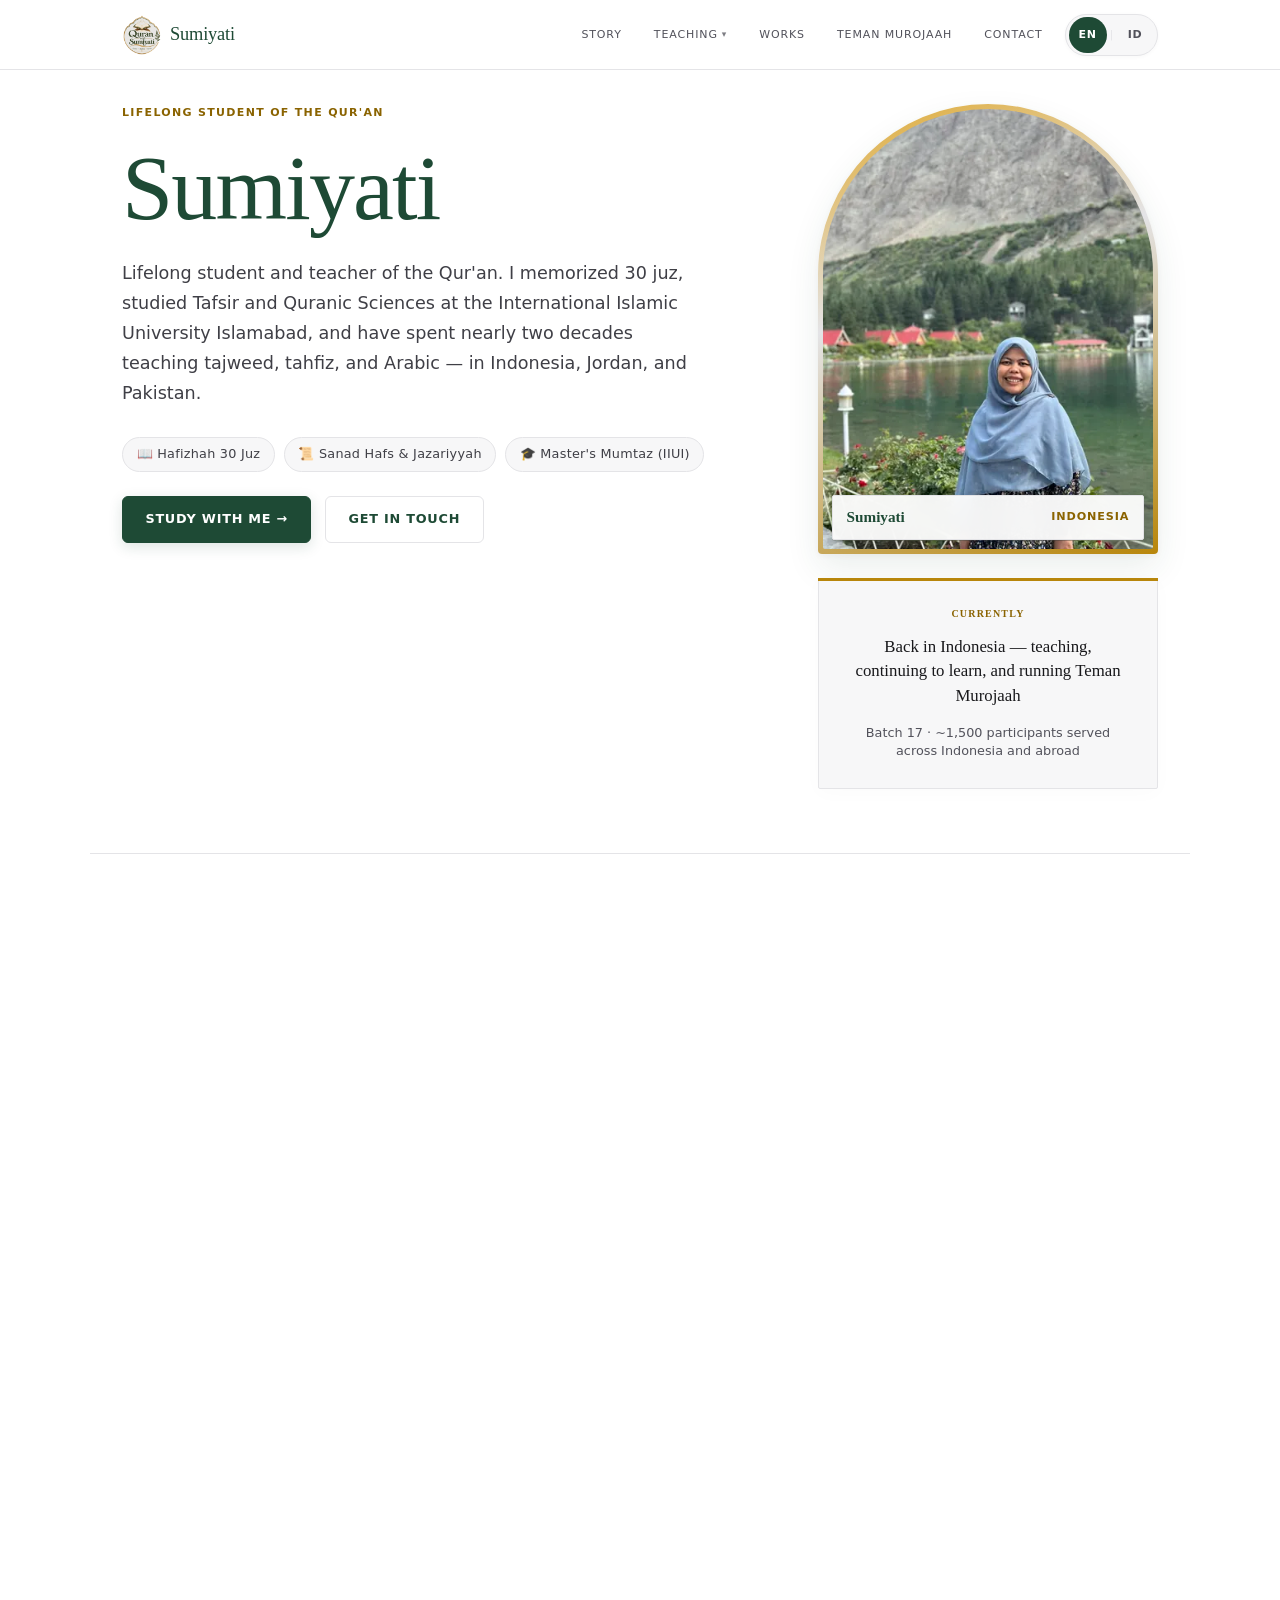
<file: index.html>
<!doctype html>
<html lang="en">
<head>
  <!-- Google Tag Manager -->
  <script>
    window.dataLayer = window.dataLayer || [];
    function gtag(){dataLayer.push(arguments);}
    gtag('js', new Date());
    (function(w,d,s,l,i){w[l]=w[l]||[];w[l].push({'gtm.start':
    new Date().getTime(),event:'gtm.js'});var f=d.getElementsByTagName(s)[0],
    j=d.createElement(s),dl=l!='dataLayer'?'&l='+l:'';j.async=true;j.src=
    'https://www.googletagmanager.com/gtm.js?id='+i+dl;f.parentNode.insertBefore(j,f);
    })(window,document,'script','dataLayer','GTM-PKRHPWWV');
  </script>
  <!-- End Google Tag Manager -->
  <meta charset="UTF-8" />
  <meta name="viewport" content="width=device-width, initial-scale=1.0, viewport-fit=cover" />
  <title id="pageTitle">Sumiyati · Qur'an Teacher, Hafizhah 30 Juz &amp; Tafsir Scholar</title>
  <meta name="description" content="Official portfolio of Ustadzah Sumiyati — Hafizhah 30 Juz, Master's in Tafsir (IIUI), Pre-Tajweed, Tajweed &amp; Hifz teacher, and founder of Teman Murojaah." />
  <meta name="keywords" content="Sumiyati, Ustadzah Sumiyati, Quran teacher, Hafizhah 30 Juz, Tafsir, Pre-Tajweed, Tajweed, Tahfiz, Hifz, Teman Murojaah, Quranic Arabic, IIUI" />
  <meta name="author" content="Sumiyati" />
  <meta name="robots" content="index, follow, max-image-preview:large, max-snippet:-1, max-video-preview:-1" />
  <meta name="referrer" content="strict-origin-when-cross-origin" />
  <meta http-equiv="X-Content-Type-Options" content="nosniff" />
  <meta http-equiv="Content-Security-Policy" content="default-src 'self'; script-src 'self' 'unsafe-inline' https://www.googletagmanager.com https://tagmanager.google.com; style-src 'self' 'unsafe-inline' https://fonts.googleapis.com https://tagmanager.google.com; font-src 'self' https://fonts.gstatic.com; img-src 'self' data: https:; connect-src 'self' https://*.google-analytics.com https://*.analytics.google.com https://*.googletagmanager.com https://*.supabase.co https://script.google.com https://script.googleusercontent.com; base-uri 'self';" />

  <!-- Open Graph / Social -->
  <meta property="og:type" content="website" />
  <meta property="og:site_name" content="Quran with Sumiyati" />
  <meta property="og:url" content="https://quranwithsumiyati.com/" />
  <meta property="og:title" content="Sumiyati · Qur'an Teacher, Hafizhah 30 Juz &amp; Tafsir Scholar" />
  <meta property="og:description" content="Official portfolio of Ustadzah Sumiyati — Hafizhah 30 Juz, Master's in Tafsir (IIUI), Pre-Tajweed, Tajweed &amp; Hifz teacher, and founder of Teman Murojaah." />
  <meta property="og:image" content="https://quranwithsumiyati.com/sumaiyati.jpg" />
  <meta property="og:image:width" content="900" />
  <meta property="og:image:height" content="1200" />
  <meta property="og:image:alt" content="Ustadzah Sumiyati — Hafizhah 30 Juz and Qur'an Teacher" />
  <meta property="og:locale" content="en_US" />
  <meta property="og:locale:alternate" content="id_ID" />

  <!-- Twitter Card -->
  <meta name="twitter:card" content="summary_large_image" />
  <meta name="twitter:title" content="Sumiyati · Qur'an Teacher, Hafizhah 30 Juz &amp; Tafsir Scholar" />
  <meta name="twitter:description" content="Official portfolio of Ustadzah Sumiyati — Hafizhah 30 Juz, Master's in Tafsir (IIUI), Pre-Tajweed, Tajweed &amp; Hifz teacher, and founder of Teman Murojaah." />
  <meta name="twitter:image" content="https://quranwithsumiyati.com/sumaiyati.jpg" />
  <meta name="twitter:image:alt" content="Ustadzah Sumiyati — Hafizhah 30 Juz and Qur'an Teacher" />

  <!-- Favicon & Canonical -->
  <link rel="icon" type="image/x-icon" href="/favicon.ico" />
  <link rel="shortcut icon" href="/favicon.ico" />
  <link rel="icon" type="image/png" sizes="48x48" href="/favicon-48x48.png" />
  <link rel="icon" type="image/png" sizes="32x32" href="/favicon-32x32.png" />
  <link rel="icon" type="image/png" sizes="16x16" href="/favicon-16x16.png" />
  <link rel="icon" type="image/png" sizes="192x192" href="/favicon-192x192.png" />
  <link rel="apple-touch-icon" sizes="180x180" href="/apple-touch-icon.png" />
  <link rel="manifest" href="/site.webmanifest" />
  <link rel="canonical" href="https://quranwithsumiyati.com/" />
  <meta name="theme-color" content="#1e4a35" />

  <!-- Structured Data (JSON-LD) -->
  <script type="application/ld+json">
  [
    {
      "@context": "https://schema.org",
      "@type": "WebSite",
      "name": "Quran with Sumiyati",
      "url": "https://quranwithsumiyati.com/",
      "inLanguage": ["en", "id"]
    },
    {
      "@context": "https://schema.org",
      "@type": "Person",
      "name": "Sumiyati",
      "alternateName": "Ustadzah Sumiyati",
      "jobTitle": "Qur'an Teacher, Hafizhah 30 Juz & Tafsir Scholar",
      "url": "https://quranwithsumiyati.com/",
      "image": "https://quranwithsumiyati.com/sumaiyati.jpg",
      "alumniOf": {
        "@type": "CollegeOrUniversity",
        "name": "International Islamic University Islamabad (IIUI)"
      },
      "knowsLanguage": ["id", "en", "ar"],
      "sameAs": [
        "https://instagram.com/sumiyati.quran"
      ]
    },
    {
      "@context": "https://schema.org",
      "@type": "EducationalOrganization",
      "name": "Quran with Sumiyati",
      "url": "https://quranwithsumiyati.com/",
      "logo": "https://quranwithsumiyati.com/favicon-512x512.png",
      "founder": {
        "@type": "Person",
        "name": "Sumiyati"
      }
    },
    {
      "@context": "https://schema.org",
      "@type": "Course",
      "name": "Pre-Tajweed & Tahsin Class",
      "description": "18 practical classes with checkpoints and 1-on-1 talaqqi recitation guidance.",
      "url": "https://quranwithsumiyati.com/curriculum.html",
      "inLanguage": ["en", "id"],
      "provider": {
        "@type": "Person",
        "name": "Sumiyati"
      },
      "hasCourseInstance": {
        "@type": "CourseInstance",
        "courseMode": "online"
      },
      "offers": {
        "@type": "Offer",
        "price": "120000",
        "priceCurrency": "IDR",
        "availability": "https://schema.org/InStock"
      }
    },
    {
      "@context": "https://schema.org",
      "@type": "Course",
      "name": "Tajweed Class",
      "description": "15 chapters of Tajweed theory and Quran recitation practice with 5 checkpoints.",
      "url": "https://quranwithsumiyati.com/tajweed-curriculum.html",
      "inLanguage": ["en", "id"],
      "provider": {
        "@type": "Person",
        "name": "Sumiyati"
      },
      "hasCourseInstance": {
        "@type": "CourseInstance",
        "courseMode": "online"
      },
      "offers": {
        "@type": "Offer",
        "price": "120000",
        "priceCurrency": "IDR",
        "availability": "https://schema.org/InStock"
      }
    },
    {
      "@context": "https://schema.org",
      "@type": "Course",
      "name": "Hifz Curriculum — Ziyadah 30 Juz",
      "description": "Structured 30 Juz Qur'an memorization (Ziyadah) guided by Ustazah with flexible study schedules, Murojaah, and per-Juz Sambung Ayat continuation exams.",
      "url": "https://quranwithsumiyati.com/hifz-curriculum.html",
      "inLanguage": ["en", "id"],
      "provider": {
        "@type": "Person",
        "name": "Sumiyati"
      },
      "hasCourseInstance": {
        "@type": "CourseInstance",
        "courseMode": "online"
      }
    },
    {
      "@context": "https://schema.org",
      "@type": "FAQPage",
      "mainEntity": [
        {
          "@type": "Question",
          "name": "Who can join Teman Murojaah?",
          "acceptedAnswer": {
            "@type": "Answer",
            "text": "Anyone who has memorized at least 1 juz of the Quran and is committed to maintaining or adding to their memorization."
          }
        },
        {
          "@type": "Question",
          "name": "What does daily participation in Teman Murojaah look like?",
          "acceptedAnswer": {
            "@type": "Answer",
            "text": "Each participant is paired with a murojaah partner. You submit your daily recitation and check in with your partner. Weekly group sessions and monthly evaluations provide structure and motivation."
          }
        },
        {
          "@type": "Question",
          "name": "How do I register for Teman Murojaah?",
          "acceptedAnswer": {
            "@type": "Answer",
            "text": "New batches open periodically. Join the waiting list or follow announcements via WhatsApp. Contact Sumiyati directly for the current batch status."
          }
        }
      ]
    }
  ]
  </script>

  <!-- Performance Resource Hints & Non-Blocking Fonts -->
  <link rel="dns-prefetch" href="https://www.googletagmanager.com" />
  <link rel="preconnect" href="https://fonts.googleapis.com" />
  <link rel="preconnect" href="https://fonts.gstatic.com" crossorigin />
  <link rel="preload" as="image" href="sumiyati-logo.png?v=5" fetchpriority="high" />
  <link rel="preload" as="image" href="sumaiyati-400.webp" media="(max-width: 900px)" fetchpriority="high" />
  <link rel="preload" as="image" href="sumaiyati.webp" media="(min-width: 901px)" fetchpriority="high" />
  <link rel="preload" as="style" href="https://fonts.googleapis.com/css2?family=Amiri:wght@400&family=Fraunces:ital,opsz,wght@0,9..144,300;0,9..144,400;0,9..144,600;1,9..144,300&family=Inter:wght@400;500;600;700&display=swap" onload="this.onload=null;this.rel='stylesheet'" />
  <noscript><link href="https://fonts.googleapis.com/css2?family=Amiri:wght@400&family=Fraunces:ital,opsz,wght@0,9..144,300;0,9..144,400;0,9..144,600;1,9..144,300&family=Inter:wght@400;500;600;700&display=swap" rel="stylesheet" /></noscript>
  <link rel="preload" as="style" href="style.css?v=9" />
  <link rel="stylesheet" href="style.css?v=9" />
</head>
<body>
  <!-- Google Tag Manager (noscript) -->
  <noscript><iframe src="https://www.googletagmanager.com/ns.html?id=GTM-PKRHPWWV"
  height="0" width="0" style="display:none;visibility:hidden"></iframe></noscript>
  <!-- End Google Tag Manager (noscript) -->
  <a href="#main-content" class="skip-link">Skip to main content</a>

  <!-- Header -->
  <header>
    <a href="#hero" class="logo" aria-label="Sumiyati Home"><img src="sumiyati-logo.png?v=5" alt="Quran with Sumiyati Logo" width="40" height="40" fetchpriority="high" decoding="async" /><span>Sumiyati</span></a>
    <div class="header-actions">
      <nav aria-label="Primary Navigation">
        <a href="#story" class="active" data-section="story" data-i18n="nav_story">Story</a>
        <div class="nav-dropdown"><a href="#teaching" data-section="teaching" aria-haspopup="true" aria-expanded="false"><span class="nav-dd-icon-mobile" aria-hidden="true">📖</span><span data-i18n="nav_teaching">Teaching</span> <span class="nav-dropdown-caret" aria-hidden="true">▾</span></a><div class="nav-dropdown-menu" role="menu" aria-label="Teaching Programs"><div class="nav-dd-header"><span data-i18n="teach_title">What I teach</span><span>4 Programs</span></div><a href="#teach-pretajweed" class="nav-dd-item" role="menuitem"><span class="nav-dd-num">01</span><span class="nav-dd-text"><span class="nav-dd-title" data-i18n="teach_c1_title">Pre-Tajweed &amp; Tajweed</span><span class="nav-dd-sub" data-i18n="dd_c1_sub">18 Pre-Tajweed classes &amp; 15 Tajweed chapters with talaqqi</span></span></a><div class="nav-dd-sublinks"><a href="curriculum.html" class="nav-dd-pill primary" data-i18n="dd_curr_btn">📖 Pre-Tajweed →</a><a href="tajweed-curriculum.html" class="nav-dd-pill" data-i18n="dd_tajweed_btn">📜 Tajweed Curriculum →</a></div><div class="nav-dd-divider"></div><a href="hifz-curriculum.html" class="nav-dd-item" role="menuitem"><span class="nav-dd-num">02</span><span class="nav-dd-text"><span class="nav-dd-title" data-i18n="teach_c2_title">Tahfiz Guidance</span><span class="nav-dd-sub" data-i18n="dd_c2_sub">Structured 30 juz memorization &amp; daily accountability</span></span></a><div class="nav-dd-sublinks"><a href="hifz-curriculum.html" class="nav-dd-pill primary" data-i18n="dd_hifz_btn">🌙 Hifz Curriculum →</a></div><div class="nav-dd-divider"></div><a href="#teach-arabic" class="nav-dd-item" role="menuitem"><span class="nav-dd-num">03</span><span class="nav-dd-text"><span class="nav-dd-title" data-i18n="teach_c3_title">Quranic Arabic</span><span class="nav-dd-sub" data-i18n="dd_c3_sub">Vocabulary &amp; grammar to understand Quranic verses</span></span></a><a href="#teach-tafsir" class="nav-dd-item" role="menuitem"><span class="nav-dd-num">04</span><span class="nav-dd-text"><span class="nav-dd-title" data-i18n="teach_c4_title">Tafsir Study Circles</span><span class="nav-dd-sub" data-i18n="dd_c4_sub">Weekly halaqahs exploring classical tafsir scholarship</span></span></a></div></div>
        <a href="#works" data-section="works" data-i18n="nav_works">Works</a>
        <a href="#teman-murojaah" data-section="teman-murojaah" data-i18n="nav_murojaah">Teman Murojaah</a>
        <a href="#contact" data-section="contact" data-i18n="nav_contact">Contact</a>
      </nav>
      <!-- Global Language Switcher -->
      <div class="lang-switcher" role="group" aria-label="Language Switcher">
        <button type="button" class="lang-btn active" data-lang="en" aria-pressed="true" onclick="setGlobalLang('en')">EN</button>
        <span class="lang-sep" aria-hidden="true">|</span>
        <button type="button" class="lang-btn" data-lang="id" aria-pressed="false" onclick="setGlobalLang('id')">ID</button>
      </div>
    </div>
  </header>

  <main id="main-content">
  <!-- Hero -->
  <section id="hero">
    <div class="wrap">
      <div class="inner hero-grid">
        <div class="hero-header">
          <p class="eyebrow" data-i18n="hero_eyebrow">Lifelong Student of the Qur'an</p>
          <h1 class="display">Sumiyati</h1>
        </div>

        <!-- Single Responsive Hero Photo (Zero Duplicate Downloads) -->
        <div class="hero-photo-card">
          <div class="photo-arch-outer">
            <picture>
              <source media="(max-width: 900px)" srcset="sumaiyati-400.webp" type="image/webp" />
              <source media="(min-width: 901px)" srcset="sumaiyati.webp" type="image/webp" />
              <img src="sumaiyati.jpg" alt="Ustadzah Sumiyati — Hafizhah 30 Juz &amp; Qur'an Teacher" class="hero-photo" width="720" height="960" fetchpriority="high" decoding="async" />
            </picture>
            <div class="photo-badge">
              <span class="badge-title">Sumiyati</span>
              <span class="badge-sub">Indonesia</span>
            </div>
          </div>
        </div>

        <div class="hero-details">
          <p class="hero-bio" data-i18n-html="hero_bio">
            Lifelong student and teacher of the Qur'an. I memorized 30 juz, studied Tafsir and Quranic Sciences at the International Islamic University Islamabad, and have spent nearly two decades teaching tajweed, tahfiz, and Arabic — in Indonesia, Jordan, and Pakistan.
          </p>
          <div class="hero-credentials">
            <span class="cred-pill" data-i18n="hero_cred_1">📖 Hafizhah 30 Juz</span>
            <span class="cred-pill" data-i18n="hero_cred_2">📜 Sanad Hafs &amp; Jazariyyah</span>
            <span class="cred-pill" data-i18n="hero_cred_3">🎓 Master's Mumtaz (IIUI)</span>
          </div>
          <div class="hero-actions">
            <a href="#teaching" class="btn btn-primary" data-i18n="hero_btn_study">Study With Me →</a>
            <a href="#contact" class="btn btn-secondary" data-i18n="hero_btn_contact">Get in Touch</a>
          </div>
        </div>

        <div class="current-card">
          <p class="card-label" data-i18n="currently_label">Currently</p>
          <p data-i18n="currently_text">Back in Indonesia — teaching, continuing to learn, and running Teman Murojaah</p>
          <small data-i18n="currently_small">Batch 17 · ~1,500 participants served across Indonesia and abroad</small>
        </div>
      </div>
    </div>
  </section>

  <div class="divider"><div class="divider-inner"></div></div>

  <!-- Story -->
  <section id="story">
    <div class="wrap">
      <p class="section-label" data-i18n="story_label">Story</p>
      <div class="inner">
        <div>
          <h2 class="section-title" data-i18n-html="story_title">A journey<br><em>still continuing</em></h2>
          <div class="prose" data-i18n-html="story_prose">
            <p>
              I grew up reciting the Qur'an with my father — a santri and Quran teacher in our village in Lebak. By 6th grade I had memorized Juz 30 and competed in the regency MTQ. By my early twenties I had completed the full 30 juz at LTIQ Assyifa Alkhoeriyyah, finishing a two-year program in one and a half.
            </p>
            <p>
              Teaching followed naturally — at pesantrens, university institutions, through private tutoring, and online. A 2020 trip to Jordan brought me to Shaykh Idris for re-recitation and a sanad for Matan Jazariyyah. The desire to understand what I had been memorizing led me to Arabic, then to Tafsir — and eventually to Pakistan, where I completed my Master's degree in January 2026.
            </p>
            <p>
              The further I travel on this path, the more I realize: being a Qur'an teacher means remaining a lifelong student.
            </p>
          </div>
        </div>

        <div class="timeline">
          <div class="tl-item">
            <span class="tl-year">2003</span>
            <span class="tl-text" data-i18n="tl_2003">Khatam Quran, age 10 · began Juz 30 memorization at pesantren</span>
          </div>
          <div class="tl-item">
            <span class="tl-year">2009–2011</span>
            <span class="tl-text" data-i18n="tl_2005">Completed tahfiz 30 juz in 1.5 years at LTIQ Assyifa Alkhoeriyyah, Subang</span>
          </div>
          <div class="tl-item">
            <span class="tl-year">2012–2016</span>
            <span class="tl-text" data-i18n="tl_2009">B.A. Islamic Economics · STEI SEBI Depok · tahfiz scholarship recipient</span>
          </div>
          <div class="tl-item">
            <span class="tl-year">2019</span>
            <span class="tl-text" data-i18n="tl_2019">Attended Arabic language classes at LIPIA Jakarta</span>
          </div>
          <div class="tl-item">
            <span class="tl-year">2020</span>
            <span class="tl-text" data-i18n="tl_2020">Teaching in Jordan · sanad for Matan Jazariyyah · founded Teman Murojaah</span>
          </div>
          <div class="tl-item">
            <span class="tl-year">2021</span>
            <span class="tl-text" data-i18n="tl_2021">Published Tahsin Smart &amp; Tajwid Smart · Ma'had Imarat diploma</span>
          </div>
          <div class="tl-item">
            <span class="tl-year">2023</span>
            <span class="tl-text" data-i18n="tl_2023">Enrolled in Master's in Tafsir &amp; Quranic Sciences · IIUI Islamabad, Pakistan</span>
          </div>
          <div class="tl-item">
            <span class="tl-year">2025</span>
            <span class="tl-text" data-i18n="tl_2025">Received sanad Hafs 'an 'Asim</span>
          </div>
          <div class="tl-item current">
            <span class="tl-year">2026</span>
            <span class="tl-text" data-i18n="tl_2026">Graduated mumtaz (excellence) · returned to Indonesia</span>
          </div>
        </div>
      </div>
    </div>
  </section>

  <div class="divider"><div class="divider-inner"></div></div>

  <!-- Teaching -->
  <section id="teaching">
    <div class="wrap">
      <p class="section-label" data-i18n="teach_label">Teaching</p>
      <h2 class="section-title" data-i18n="teach_title">What I teach</h2>
      <div class="grid">
        <div class="teach-card">
          <p class="teach-num" id="teach-pretajweed" style="scroll-margin-top:110px;">01</p>
          <h3 data-i18n="teach_c1_title">Pre-Tajweed &amp; Tajweed</h3>
          <p data-i18n="teach_c1_desc">Small-group (max 5 students) and 1-on-1 private classes over 2 months (24 sessions). Explore Pre-Tajweed (Mon/Wed/Thu 8 PM WIB) or Tajweed (Tue/Wed/Thu 5 PM WIB).</p>
          <div class="teach-card-actions">
            <a href="curriculum.html" class="btn btn-primary teach-card-btn" data-i18n="card_btn_pretajweed">📖 Pre-Tajweed →</a>
            <a href="tajweed-curriculum.html" class="btn btn-secondary teach-card-btn" data-i18n="card_btn_tajweed">📜 Tajweed Class →</a>
          </div>
        </div>
        <div class="teach-card">
          <p class="teach-num" id="teach-tahfiz" style="scroll-margin-top:110px;">02</p>
          <h3 data-i18n="teach_c2_title">Tahfiz Guidance</h3>
          <p data-i18n="teach_c2_desc">Structured memorization programs with daily accountability. Designed to build sustainable habits for completing and preserving the 30 juz.</p>
          <div class="teach-card-actions">
            <a href="hifz-curriculum.html" class="btn btn-primary teach-card-btn" data-i18n="card_btn_hifz">🌙 Hifz Curriculum →</a>
          </div>
        </div>
        <div class="teach-card">
          <p class="teach-num" id="teach-arabic" style="scroll-margin-top:110px;">03</p>
          <h3 data-i18n="teach_c3_title">Quranic Arabic</h3>
          <p data-i18n="teach_c3_desc">Understanding Quranic vocabulary and grammar so students can engage directly with the meaning of verses they already recite.</p>
        </div>
        <div class="teach-card">
          <p class="teach-num" id="teach-tafsir" style="scroll-margin-top:110px;">04</p>
          <h3 data-i18n="teach_c4_title">Tafsir Study Circles</h3>
          <p data-i18n="teach_c4_desc">Weekly halaqahs exploring the meaning and context of selected surahs, drawing on classical tafsir scholarship.</p>
        </div>
      </div>
      <p class="note">
        <span data-i18n="teach_note_text">Classes available online (Zoom/WhatsApp) and in person in Indonesia.</span>
        <a href="#contact" data-i18n="teach_note_link">Reach out to discuss →</a>
      </p>
    </div>
  </section>

  <div class="divider"><div class="divider-inner"></div></div>

  <!-- Works -->
  <section id="works">
    <div class="wrap">
      <p class="section-label" data-i18n="works_label">Works</p>
      <h2 class="section-title" data-i18n="works_title">Publications</h2>
      <div class="works-list">

        <div class="work-item">
          <div class="work-meta">
            <span class="work-type" data-i18n="work_type_book">Book</span>
            <span class="work-year">2021</span>
          </div>
          <div class="work-content">
            <h3 class="work-title">Tahsin Smart</h3>
            <p class="work-desc" data-i18n="work_tahsin_desc">A practical guide for correcting Quranic recitation, designed for independent learners and classroom use.</p>
          </div>
        </div>

        <div class="work-item">
          <div class="work-meta">
            <span class="work-type" data-i18n="work_type_book">Book</span>
            <span class="work-year">2021</span>
          </div>
          <div class="work-content">
            <h3 class="work-title">Tajwid Smart</h3>
            <p class="work-desc" data-i18n="work_tajwid_desc">A structured introduction to tajweed rules, co-authored for the Quran Course program curriculum.</p>
          </div>
        </div>

        <div class="work-item">
          <div class="work-meta">
            <span class="work-type" data-i18n="work_type_thesis">Thesis</span>
            <span class="work-year">2026</span>
          </div>
          <div class="work-content">
            <h3 class="work-title rtl" lang="ar" dir="rtl">الجوانب التربوية في سورة يوسف</h3>
            <p class="work-subtitle" lang="ar" dir="rtl">من خلال تفسير محاسن التأويل للإمام القاسمي وتفسير في ظلال القرآن لسيد قطب</p>
            <p class="work-desc" data-i18n="work_thesis_desc">Master's thesis analyzing educational dimensions in Surah Yusuf through the tafsir of Imam Al-Qasimi and Sayyid Qutb. Passed with distinction (mumtaz), IIUI 2026.</p>
          </div>
        </div>

      </div>
    </div>
  </section>

  <div class="divider"><div class="divider-inner"></div></div>

  <!-- Teman Murojaah -->
  <section id="teman-murojaah">
    <div class="wrap">
      <p class="section-label" data-i18n="tm_label">Teman Murojaah</p>
      <div class="inner">
        <div>
          <h2 class="section-title" data-i18n-html="tm_title">Finding a partner<br><em>to keep memorizing</em></h2>
          <div class="prose">
            <p data-i18n="tm_p1">
              Teman Murojaah was born from a personal struggle: finding it hard to maintain memorization alone. In July 2020, I launched a simple program — daily, weekly, and monthly murojaah with paired partners and accountability systems.
            </p>
            <p data-i18n="tm_p2">
              The program is free. Participants contribute a voluntary infak (from IDR 50,000) to fund guest speakers, Palestinian aid, and facilitator appreciation. The first batch had 30 participants.
            </p>
            <p data-i18n-html="tm_p3">
              We are now in Batch 17, having served approximately <strong>1,500 participants</strong> across Indonesia and abroad — including a branch in Pakistan that continues to operate independently.
            </p>
          </div>

          <p class="faq-label" data-i18n="faq_label">How it works</p>

          <div class="faq-item">
            <button type="button" class="faq-q" aria-expanded="false" aria-controls="faq-a-1">
              <span data-i18n="faq_q1">Who can join?</span>
              <span class="faq-icon" aria-hidden="true">+</span>
            </button>
            <div id="faq-a-1" class="faq-a" data-i18n="faq_a1">
              Anyone who has memorized at least 1 juz of the Quran and is committed to maintaining or adding to their memorization.
            </div>
          </div>

          <div class="faq-item">
            <button type="button" class="faq-q" aria-expanded="false" aria-controls="faq-a-2">
              <span data-i18n="faq_q2">What does daily participation look like?</span>
              <span class="faq-icon" aria-hidden="true">+</span>
            </button>
            <div id="faq-a-2" class="faq-a" data-i18n="faq_a2">
              Each participant is paired with a murojaah partner. You submit your daily recitation and check in with your partner. Weekly group sessions and monthly evaluations provide structure and motivation.
            </div>
          </div>

          <div class="faq-item">
            <button type="button" class="faq-q" aria-expanded="false" aria-controls="faq-a-3">
              <span data-i18n="faq_q3">How do I register?</span>
              <span class="faq-icon" aria-hidden="true">+</span>
            </button>
            <div id="faq-a-3" class="faq-a" data-i18n="faq_a3">
              New batches open periodically. Join the waiting list or follow announcements via WhatsApp. Contact me directly for the current batch status.
            </div>
          </div>

        </div>

        <div class="stat-cards">
          <div class="stat-card">
            <p class="stat-num">17</p>
            <p class="stat-lbl" data-i18n="stat_1_lbl">Batches completed</p>
          </div>
          <div class="stat-card">
            <p class="stat-num">~1,500</p>
            <p class="stat-lbl" data-i18n="stat_2_lbl">Participants served</p>
          </div>
          <div class="stat-card">
            <p class="stat-num">3+</p>
            <p class="stat-lbl" data-i18n="stat_3_lbl">Countries active</p>
          </div>
        </div>
      </div>
    </div>
  </section>

  <div class="divider"><div class="divider-inner"></div></div>

  <!-- Contact -->
  <section id="contact">
    <div class="wrap">
      <p class="section-label" data-i18n="contact_label">Contact</p>
      <div class="inner">
        <div>
          <h2 class="section-title" data-i18n="contact_title">Get in touch</h2>
          <p class="bio" data-i18n="contact_bio">
            Whether you want to join a class, learn more about Teman Murojaah, or discuss collaboration — I'd love to hear from you. Please mention what you're interested in when you write.
          </p>
          <div class="contact-links">
            <div class="contact-row">
              <span class="contact-key">WhatsApp</span>
              <a class="contact-val" href="https://wa.me/6285890061540?text=Assalamu%27alaikum%20Ustadzah%20Sumiyati" target="_blank" rel="noopener noreferrer" aria-label="Message Sumiyati via WhatsApp" data-i18n="contact_wa_link">Message via WhatsApp →</a>
            </div>
            <div class="contact-row">
              <span class="contact-key">Instagram</span>
              <a class="contact-val" href="https://instagram.com/sumiyati.quran" target="_blank" rel="noopener noreferrer">@sumiyati.quran</a>
            </div>
            <div class="contact-row">
              <span class="contact-key">Email</span>
              <a class="contact-val" href="mailto:quranwithsumiyati@gmail.com">quranwithsumiyati@gmail.com</a>
            </div>
          </div>
        </div>
        <div class="quote-block">
          <div class="quote-mark" aria-hidden="true">“</div>
          <p class="quote-text" data-i18n="quote_text">
            Memorizing the Qur'an does not depend on your background, but on who is willing to keep trying, praying, working hard, and above all, being patient.
          </p>
          <p class="quote-attr">— Sumiyati</p>
        </div>
      </div>
    </div>
  </section>
  </main>

  <!-- Footer -->
  <footer>
    <div class="wrap" style="display:flex;justify-content:space-between;align-items:center;flex-wrap:wrap;gap:1rem;width:100%;">
      <p class="name" data-i18n="footer_name">Sumiyati · Master's in Tafsir &amp; Quranic Sciences, IIUI 2026</p>
      <p class="meta"><span data-i18n="footer_meta">Indonesia · Quran teacher, hafizhah, founder of Teman Murojaah</span> &nbsp;·&nbsp; <a href="admin.html" class="footer-portal-link">🎓 Instructor Portal</a></p>
    </div>
  </footer>

  <div class="tab-spacer"></div>

  <!-- Mobile bottom tab bar -->
  <div class="tab-bar">
    <nav aria-label="Mobile Navigation">
      <a class="tab-link active" href="#story" data-section="story">
        <span class="icon" aria-hidden="true">📖</span>
        <span class="lbl" data-i18n="tab_story">Story</span>
      </a>
      <a class="tab-link" href="#teaching" data-section="teaching">
        <span class="icon" aria-hidden="true">🕌</span>
        <span class="lbl" data-i18n="tab_teaching">Teaching</span>
      </a>
      <a class="tab-link" href="#works" data-section="works">
        <span class="icon" aria-hidden="true">📚</span>
        <span class="lbl" data-i18n="tab_works">Works</span>
      </a>
      <a class="tab-link" href="#teman-murojaah" data-section="teman-murojaah">
        <span class="icon" aria-hidden="true">🤝</span>
        <span class="lbl" data-i18n="tab_murojaah">Murojaah</span>
      </a>
      <a class="tab-link" href="#contact" data-section="contact">
        <span class="icon" aria-hidden="true">✉️</span>
        <span class="lbl" data-i18n="tab_contact">Contact</span>
      </a>
    </nav>
  </div>

  <script>
    // Bilingual Dictionary
    const translations = {
      en: {
        page_title: "Sumiyati · Qur'an Teacher, Hafizhah 30 Juz & Tafsir Scholar",
        nav_story: "Story",
        nav_teaching: "Teaching",
        nav_works: "Works",
        nav_murojaah: "Teman Murojaah",
        nav_contact: "Contact",
        tab_story: "Story",
        tab_teaching: "Teaching",
        tab_works: "Works",
        tab_murojaah: "Murojaah",
        tab_contact: "Contact",
        hero_eyebrow: "Lifelong Student of the Qur'an",
        hero_bio: "Lifelong student and teacher of the Qur'an. I memorized 30 juz, studied Tafsir and Quranic Sciences at the International Islamic University Islamabad, and have spent nearly two decades teaching tajweed, tahfiz, and Arabic — in Indonesia, Jordan, and Pakistan.",
        hero_cred_1: "📖 Hafizhah 30 Juz",
        hero_cred_2: "📜 Sanad Hafs & Jazariyyah",
        hero_cred_3: "🎓 Master's Mumtaz (IIUI)",
        hero_btn_study: "Study With Me →",
        hero_btn_contact: "Get in Touch",
        currently_label: "Currently",
        currently_text: "Back in Indonesia — teaching, continuing to learn, and running Teman Murojaah",
        currently_small: "Batch 17 · ~1,500 participants served across Indonesia and abroad",
        story_label: "Story",
        story_title: "A journey<br><em>still continuing</em>",
        story_prose: "<p>I grew up reciting the Qur'an with my father — a santri and Quran teacher in our village in Lebak. By 6th grade I had memorized Juz 30 and competed in the regency MTQ. By my early twenties I had completed the full 30 juz at LTIQ Assyifa Alkhoeriyyah, finishing a two-year program in one and a half.</p><p>Teaching followed naturally — at pesantrens, university institutions, through private tutoring, and online. A 2020 trip to Jordan brought me to Shaykh Idris for re-recitation and a sanad for Matan Jazariyyah. The desire to understand what I had been memorizing led me to Arabic, then to Tafsir — and eventually to Pakistan, where I completed my Master's degree in January 2026.</p><p>The further I travel on this path, the more I realize: being a Qur'an teacher means remaining a lifelong student.</p>",
        tl_2003: "Khatam Quran, age 10 · began Juz 30 memorization at pesantren",
        tl_2005: "Completed tahfiz 30 juz in 1.5 years at LTIQ Assyifa Alkhoeriyyah, Subang",
        tl_2009: "B.A. Islamic Economics · STEI SEBI Depok · tahfiz scholarship recipient",
        tl_2019: "Attended Arabic language classes at LIPIA Jakarta",
        tl_2020: "Teaching in Jordan · sanad for Matan Jazariyyah · founded Teman Murojaah",
        tl_2021: "Published Tahsin Smart & Tajwid Smart · Ma'had Imarat diploma",
        tl_2023: "Enrolled in Master's in Tafsir & Quranic Sciences · IIUI Islamabad, Pakistan",
        tl_2025: "Received sanad Hafs 'an 'Asim",
        tl_2026: "Graduated mumtaz (excellence) · returned to Indonesia",
        teach_label: "Teaching",
        teach_title: "What I teach",
        teach_c1_title: "Pre-Tajweed & Tajweed",
        teach_c1_desc: "One-on-one and structured recitation guidance. Explore the 18-class Pre-Tajweed curriculum or the 15-chapter Tajweed curriculum with checkpoints and talaqqi feedback.",
        card_btn_pretajweed: "📖 Pre-Tajweed →",
        card_btn_tajweed: "📜 Tajweed Class →",
        card_btn_hifz: "🌙 Hifz Curriculum →",
        teach_c2_title: "Tahfiz Guidance",
        teach_c2_desc: "Structured memorization programs with daily accountability. Designed to build sustainable habits for completing and preserving the 30 juz.",
        teach_c3_title: "Quranic Arabic",
        teach_c3_desc: "Understanding Quranic vocabulary and grammar so students can engage directly with the meaning of verses they already recite.",
        teach_c4_title: "Tafsir Study Circles",
        dd_c1_sub: "18 Pre-Tajweed classes & 15 Tajweed chapters with talaqqi",
        dd_tajweed_title: "Tajweed Class",
        dd_tajweed_sub: "15 chapters: theory & practice, 5 checkpoints",
        dd_c2_sub: "Structured 30 juz memorization & daily accountability",
        dd_c3_sub: "Vocabulary & grammar to understand Quranic verses",
        dd_c4_sub: "Weekly halaqahs exploring classical tafsir scholarship",
        dd_curr_btn: "📖 Pre-Tajweed Curriculum →",
        dd_tajweed_btn: "📜 Tajweed Curriculum →",
        dd_hifz_btn: "🌙 Hifz Curriculum →",
        dd_portal_btn: "▶ Video Portal",
        teach_c4_desc: "Weekly halaqahs exploring the meaning and context of selected surahs, drawing on classical tafsir scholarship.",
        teach_note_text: "Classes available online (Zoom/WhatsApp) and in person in Indonesia.",
        teach_note_link: "Reach out to discuss →",
        works_label: "Works",
        works_title: "Publications",
        work_type_book: "Book",
        work_type_thesis: "Thesis",
        work_tahsin_desc: "A practical guide for correcting Quranic recitation, designed for independent learners and classroom use.",
        work_tajwid_desc: "A structured introduction to tajweed rules, co-authored for the Quran Course program curriculum.",
        work_thesis_desc: "Master's thesis analyzing educational dimensions in Surah Yusuf through the tafsir of Imam Al-Qasimi and Sayyid Qutb. Passed with distinction (mumtaz), IIUI 2026.",
        tm_label: "Teman Murojaah",
        tm_title: "Finding a partner<br><em>to keep memorizing</em>",
        tm_p1: "Teman Murojaah was born from a personal struggle: finding it hard to maintain memorization alone. In July 2020, I launched a simple program — daily, weekly, and monthly murojaah with paired partners and accountability systems.",
        tm_p2: "The program is free. Participants contribute a voluntary infak (from IDR 50,000) to fund guest speakers, Palestinian aid, and facilitator appreciation. The first batch had 30 participants.",
        tm_p3: "We are now in Batch 17, having served approximately <strong>1,500 participants</strong> across Indonesia and abroad — including a branch in Pakistan that continues to operate independently.",
        faq_label: "How it works",
        faq_q1: "Who can join?",
        faq_a1: "Anyone who has memorized at least 1 juz of the Quran and is committed to maintaining or adding to their memorization.",
        faq_q2: "What does daily participation look like?",
        faq_a2: "Each participant is paired with a murojaah partner. You submit your daily recitation and check in with your partner. Weekly group sessions and monthly evaluations provide structure and motivation.",
        faq_q3: "How do I register?",
        faq_a3: "New batches open periodically. Join the waiting list or follow announcements via WhatsApp. Contact me directly for the current batch status.",
        stat_1_lbl: "Batches completed",
        stat_2_lbl: "Participants served",
        stat_3_lbl: "Countries active",
        contact_label: "Contact",
        contact_title: "Get in touch",
        contact_bio: "Whether you want to join a class, learn more about Teman Murojaah, or discuss collaboration — I'd love to hear from you. Please mention what you're interested in when you write.",
        contact_wa_link: "Message via WhatsApp →",
        quote_text: "Memorizing the Qur'an does not depend on your background, but on who is willing to keep trying, praying, working hard, and above all, being patient.",
        footer_name: "Sumiyati · Master's in Tafsir & Quranic Sciences, IIUI 2026",
        footer_meta: "Indonesia · Quran teacher, hafizhah, founder of Teman Murojaah"
      },
      id: {
        page_title: "Sumiyati · Pembelajar Al-Qur’an sepanjang hayat",
        nav_story: "Kisah",
        nav_teaching: "Pengajaran",
        nav_works: "Karya",
        nav_murojaah: "Teman Murojaah",
        nav_contact: "Kontak",
        tab_story: "Kisah",
        tab_teaching: "Belajar",
        tab_works: "Karya",
        tab_murojaah: "Murojaah",
        tab_contact: "Kontak",
        hero_eyebrow: "Pembelajar Al-Qur’an sepanjang hayat",
        hero_bio: "<strong>Pembelajar Al-Qur’an sepanjang hayat.</strong> Saya telah menyelesaikan hafalan 30 juz Al-Qur’an dan mendalami Tafsir serta Ulumul Qur’an di International Islamic University Islamabad, Pakistan. Selama hampir dua dekade, saya mendedikasikan diri untuk mengajar Al-Qur’an, tajwid, tahfiz, dan bahasa Arab di Indonesia, Yordania, dan Pakistan.",
        hero_cred_1: "📖 Hafizhah 30 Juz",
        hero_cred_2: "📜 Sanad Hafs & Jazariyyah",
        hero_cred_3: "🎓 Magister Mumtaz (IIUI)",
        hero_btn_study: "Belajar Bersama Saya →",
        hero_btn_contact: "Hubungi Saya",
        currently_label: "Saat Ini",
        currently_text: "Kembali di Indonesia — mengajar, terus belajar, dan mengelola Teman Murojaah",
        currently_small: "Angkatan 17 · ~1.500 peserta terbina di Indonesia dan mancanegara",
        story_label: "Kisah",
        story_title: "Perjalanan Panjang<br><em>Bersama Al-Qur’an</em>",
        story_prose: "<p>Saya tumbuh dalam lingkungan yang dekat dengan Al-Qur’an. Sejak kecil, saya belajar mengaji bersama ayah, seorang santri sekaligus guru Al-Qur’an di desa kami, Lebak. Kecintaan terhadap Al-Qur’an mulai tumbuh sejak masa kanak-kanak. Saat duduk di kelas 6 SD, saya telah menyelesaikan hafalan Juz 30 dan berkesempatan mengikuti Musabaqah Tilawatil Qur’an (MTQ) tingkat kabupaten.</p><p>Perjalanan menghafal Al-Qur’an berlanjut ketika saya menempuh pendidikan di LTIQ Assyifa Alkhoeriyyah. Di sana, saya berhasil menyelesaikan hafalan 30 juz dalam waktu satu setengah tahun, lebih cepat dari masa pendidikan yang direncanakan selama dua tahun.</p><p>Setelah itu, saya mulai mengemban amanah mengajar Al-Qur’an di berbagai tempat, mulai dari pesantren, lembaga pendidikan tinggi, bimbingan privat, hingga kelas-kelas daring. Pada tahun 2020, saya berkesempatan belajar di Yordania. Di sana, saya kembali memperdalam bacaan Al-Qur’an melalui talaqqi bersama Syaikh Idris sekaligus mempelajari Matan Al-Jazariyyah hingga memperoleh sanadnya.</p><p>Seiring berjalannya waktu, saya menyadari bahwa menghafal Al-Qur’an saja tidak cukup. Ada keinginan yang semakin kuat untuk memahami kandungannya lebih dalam. Keinginan inilah yang mendorong saya mempelajari bahasa Arab dan ilmu tafsir, hingga akhirnya membawa saya melanjutkan studi magister di Pakistan. Pada Januari 2026, saya menyelesaikan studi di bidang Tafsir dan Ilmu Al-Qur’an.</p><p>Semakin jauh menapaki jalan ini, semakin saya menyadari bahwa: menjadi pengajar Al-Qur’an berarti siap menjadi pembelajar sepanjang hayat.</p>",
        tl_2003: "Khatam Al-Qur'an usia 10 tahun · mulai menghafal Juz 30 di pesantren",
        tl_2005: "Menyelesaikan tahfiz 30 juz dalam 1,5 tahun di LTIQ Assyifa Alkhoeriyyah, Subang",
        tl_2009: "S.E. Ekonomi Islam · STEI SEBI Depok · penerima beasiswa penuh tahfiz",
        tl_2019: "Mengikuti kelas bahasa Arab di LIPIA Jakarta",
        tl_2020: "Mengajar di Yordania · sanad Matan Al-Jazariyyah · merintis Teman Murojaah",
        tl_2021: "Menerbitkan buku Tahsin Smart & Tajwid Smart · diploma Ma'had Imarat",
        tl_2023: "Melanjutkan studi Magister Tafsir & Ulumul Qur'an · IIUI Islamabad, Pakistan",
        tl_2025: "Menerima sanad qira'ah Hafs 'an 'Ashim",
        tl_2026: "Lulus predikat mumtaz (cumlaude) · kembali ke tanah air Indonesia",
        teach_label: "Pengajaran",
        teach_title: "Program Pembelajaran",
        teach_c1_title: "Kelas Pra-Tajwid & Tajwid",
        teach_c1_desc: "Kelas grup kecil (maks. 5 santri) dan privat 1-on-1 selama 2 bulan (24 pertemuan). Tersedia Pra-Tajwid (Senin/Rabu/Kamis 20.00 WIB) & Tajwid (Selasa/Rabu/Kamis 17.00 WIB).",
        card_btn_pretajweed: "📖 Pra-Tajwid →",
        card_btn_tajweed: "📜 Kelas Tajwid →",
        card_btn_hifz: "🌙 Kurikulum Hifz →",
        teach_c2_title: "Bimbingan Tahfiz",
        teach_c2_desc: "Program hafalan terstruktur dengan pendampingan harian. Dirancang untuk membangun kebiasaan istiqomah dalam menuntaskan dan memelihara 30 juz.",
        teach_c3_title: "Bahasa Arab Al-Qur'an",
        teach_c3_desc: "Memahami kosakata dan kaidah bahasa Al-Qur'an agar santri dapat berinteraksi langsung dengan makna ayat-ayat yang dibaca.",
        teach_c4_title: "Halaqah & Kajian Tafsir",
        dd_c1_sub: "18 kelas Pra-Tajwid & 15 bab Tajwid dengan bimbingan talaqqi",
        dd_tajweed_title: "Kelas Tajwid",
        dd_tajweed_sub: "15 bab teori & praktik bacaan, 5 evaluasi checkpoint",
        dd_c2_sub: "Program hafalan 30 juz terstruktur & mutaba'ah harian",
        dd_c3_sub: "Kosakata & kaidah bahasa Arab untuk memahami ayat Al-Qur'an",
        dd_c4_sub: "Kajian rutin mengulas makna surah & tafsir mu'tabar",
        dd_curr_btn: "📖 Kurikulum Pra-Tajwid →",
        dd_tajweed_btn: "📜 Kurikulum Tajwid →",
        dd_hifz_btn: "🌙 Kurikulum Hifz →",
        dd_portal_btn: "▶ Portal Video",
        teach_c4_desc: "Kajian rutin mengulas makna dan konteks surah-surah pilihan dengan merujuk pada kitab-kitab tafsir mu'tabar.",
        teach_note_text: "Kelas tersedia secara daring (Zoom/WhatsApp) dan tatap muka di Indonesia.",
        teach_note_link: "Hubungi untuk konsultasi →",
        works_label: "Karya",
        works_title: "Publikasi & Karya Ilmiah",
        work_type_book: "Buku",
        work_type_thesis: "Tesis",
        work_tahsin_desc: "Panduan praktis perbaikan bacaan Al-Qur'an, dirancang untuk pembelajar mandiri maupun penggunaan kelas.",
        work_tajwid_desc: "Pengenalan kaidah ilmu tajwid secara terstruktur, disusun bersama untuk kurikulum program Quran Course.",
        work_thesis_desc: "Tesis Magister yang meneliti dimensi edukatif dalam Surah Yusuf melalui Tafsir Mahasin at-Ta'wil karya Imam Al-Qasimi dan Fi Zhilalil Qur'an karya Sayyid Qutb. Lulus predikat mumtaz (summa cumlaude), IIUI 2026.",
        tm_label: "Teman Murojaah",
        tm_title: "Menemukan sahabat<br><em>untuk menjaga hafalan</em>",
        tm_p1: "Teman Murojaah lahir dari keresahan pribadi: betapa menantangnya menjaga hafalan sendirian. Pada Juli 2020, saya menginisiasi program sederhana — murojaah harian, pekanan, dan bulanan dengan pasangan murojaah berpasangan serta sistem mutaba'ah teratur.",
        tm_p2: "Program ini bersifat terbuka dan nirlaba. Peserta berpartisipasi melalui infak sukarela (mulai Rp 50.000) untuk pembiayaan narasumber tamu, donasi kemanusiaan Palestina, serta apresiasi fasilitator. Angkatan pertama dimulai dengan 30 peserta.",
        tm_p3: "Kini kami telah memasuki Angkatan 17, dengan membina sekitar <strong>1.500 peserta</strong> dari seluruh penjuru Indonesia dan luar negeri — termasuk cabang di Pakistan yang terus berjalan mandiri.",
        faq_label: "Ketentuan Program",
        faq_q1: "Siapa saja yang dapat bergabung?",
        faq_a1: "Siapa saja yang telah memiliki hafalan minimal 1 juz Al-Qur'an dan memiliki komitmen kuat untuk memelihara atau menambah hafalannya.",
        faq_q2: "Bagaimana teknis kegiatan harian?",
        faq_a2: "Setiap peserta dipasangkan dengan satu partner murojaah. Peserta menyetorkan bacaan harian dan saling menyimak. Sesi halaqah kelompok pekanan dan evaluasi bulanan memberikan wadah motivasi yang konsisten.",
        faq_q3: "Bagaimana cara mendaftar?",
        faq_a3: "Pendaftaran angkatan baru dibuka secara berkala. Silakan bergabung dalam daftar tunggu atau pantau pengumuman melalui WhatsApp. Hubungi saya langsung untuk jadwal angkatan terdekat.",
        stat_1_lbl: "Angkatan selesai",
        stat_2_lbl: "Peserta terbina",
        stat_3_lbl: "Negara aktif",
        contact_label: "Kontak",
        contact_title: "Hubungi Saya",
        contact_bio: "Baik untuk bergabung dalam kelas tahsin, bimbingan tahfiz, informasi Teman Murojaah, maupun silaturahmi kerja sama — silakan mengirimkan pesan. Sebutkan program yang Anda minati saat menghubungi.",
        contact_wa_link: "Kirim pesan via WhatsApp →",
        quote_text: "Menghafal Al-Qur’an bukan tentang dari mana latar belakangmu, melainkan siapa yang bersedia terus berikhtiar, berdoa, bersungguh-sungguh, dan senantiasa bersabar.",
        footer_name: "Sumiyati · Magister Tafsir & Ulumul Qur'an, IIUI 2026",
        footer_meta: "Indonesia · Pengajar Al-Qur'an, hafizhah, perintis Teman Murojaah"
      }
    };

    let currentLang = 'en';
    try { currentLang = localStorage.getItem('sumiyati_lang') || 'en'; } catch (e) {}

    function setGlobalLang(lang, isInit) {
      if (!translations[lang]) lang = 'en';
      currentLang = lang;
      try { localStorage.setItem('sumiyati_lang', lang); } catch (e) {}
      document.documentElement.lang = lang;

      // Update switcher buttons
      document.querySelectorAll('.lang-btn').forEach(btn => {
        const active = btn.dataset.lang === lang;
        btn.classList.toggle('active', active);
        btn.setAttribute('aria-pressed', active ? 'true' : 'false');
      });

      // Skip redundant DOM mutations on fresh initial English render
      if (isInit && lang === 'en') return;

      // Update text nodes
      document.querySelectorAll('[data-i18n]').forEach(el => {
        const key = el.dataset.i18n;
        if (translations[lang][key]) {
          el.textContent = translations[lang][key];
        }
      });

      // Update HTML nodes
      document.querySelectorAll('[data-i18n-html]').forEach(el => {
        const key = el.dataset.i18nHtml;
        if (translations[lang][key]) {
          el.innerHTML = translations[lang][key];
        }
      });

      // Page title
      if (translations[lang].page_title) {
        document.title = translations[lang].page_title;
      }
    }

    // Accessible FAQ accordion
    document.querySelectorAll('.faq-q').forEach(btn => {
      btn.addEventListener('click', () => {
        const item = btn.closest('.faq-item');
        const isOpen = item.classList.contains('open');
        document.querySelectorAll('.faq-item.open').forEach(el => {
          el.classList.remove('open');
          el.querySelector('.faq-q')?.setAttribute('aria-expanded', 'false');
        });
        if (!isOpen) {
          item.classList.add('open');
          btn.setAttribute('aria-expanded', 'true');
        } else {
          btn.setAttribute('aria-expanded', 'false');
        }
      });
    });

    // Active nav highlighting
    const sections = document.querySelectorAll('section[id]');
    const allNavLinks = document.querySelectorAll('[data-section]');

    function setActive(id) {
      allNavLinks.forEach(a => {
        a.classList.toggle('active', a.dataset.section === id);
      });
    }

    const observer = new IntersectionObserver(entries => {
      entries.forEach(entry => {
        if (entry.isIntersecting) setActive(entry.target.id);
      });
    }, { rootMargin: '-30% 0px -50% 0px' });

    sections.forEach(s => observer.observe(s));

    // Initialize Language
    const navDd = document.querySelector('.nav-dropdown');
    const navDdTrigger = navDd ? navDd.querySelector(':scope > a') : null;
    if (navDd && navDdTrigger) {
      navDdTrigger.setAttribute('aria-expanded', 'false');
      navDdTrigger.addEventListener('click', e => {
        e.preventDefault();
        e.stopPropagation();
        const isOpen = navDd.classList.toggle('open');
        navDdTrigger.setAttribute('aria-expanded', isOpen ? 'true' : 'false');
        if (!isOpen) navDdTrigger.blur();
      });
      navDd.querySelectorAll('.nav-dropdown-menu a').forEach(link => {
        link.addEventListener('click', () => {
          navDd.classList.remove('open');
          navDdTrigger.setAttribute('aria-expanded', 'false');
          if (document.activeElement) document.activeElement.blur();
        });
      });
      document.addEventListener('click', e => {
        if (!navDd.contains(e.target)) {
          navDd.classList.remove('open');
          navDdTrigger.setAttribute('aria-expanded', 'false');
        }
      });
      document.addEventListener('keydown', e => {
        if (e.key === 'Escape' && navDd.classList.contains('open')) {
          navDd.classList.remove('open');
          navDdTrigger.setAttribute('aria-expanded', 'false');
          navDdTrigger.blur();
        }
      });
    }
    setGlobalLang(currentLang, true);

    // Track key portfolio navigation & WhatsApp clicks in Google Analytics / GTM
    document.addEventListener('click', function(e) {
      const a = e.target.closest('a');
      if (!a || typeof gtag !== 'function') return;
      const href = a.getAttribute('href') || '';
      if (href.includes('curriculum.html') || href.includes('tajweed-curriculum.html') || href.includes('hifz-curriculum.html')) {
        gtag('event', 'select_content', { content_type: 'course_curriculum', item_id: href });
      } else if (href.includes('wa.me')) {
        gtag('event', 'contact', { method: 'whatsapp', link_location: a.closest('section')?.id || 'header' });
      }
    });
  </script>

</body>
</html>
</file>
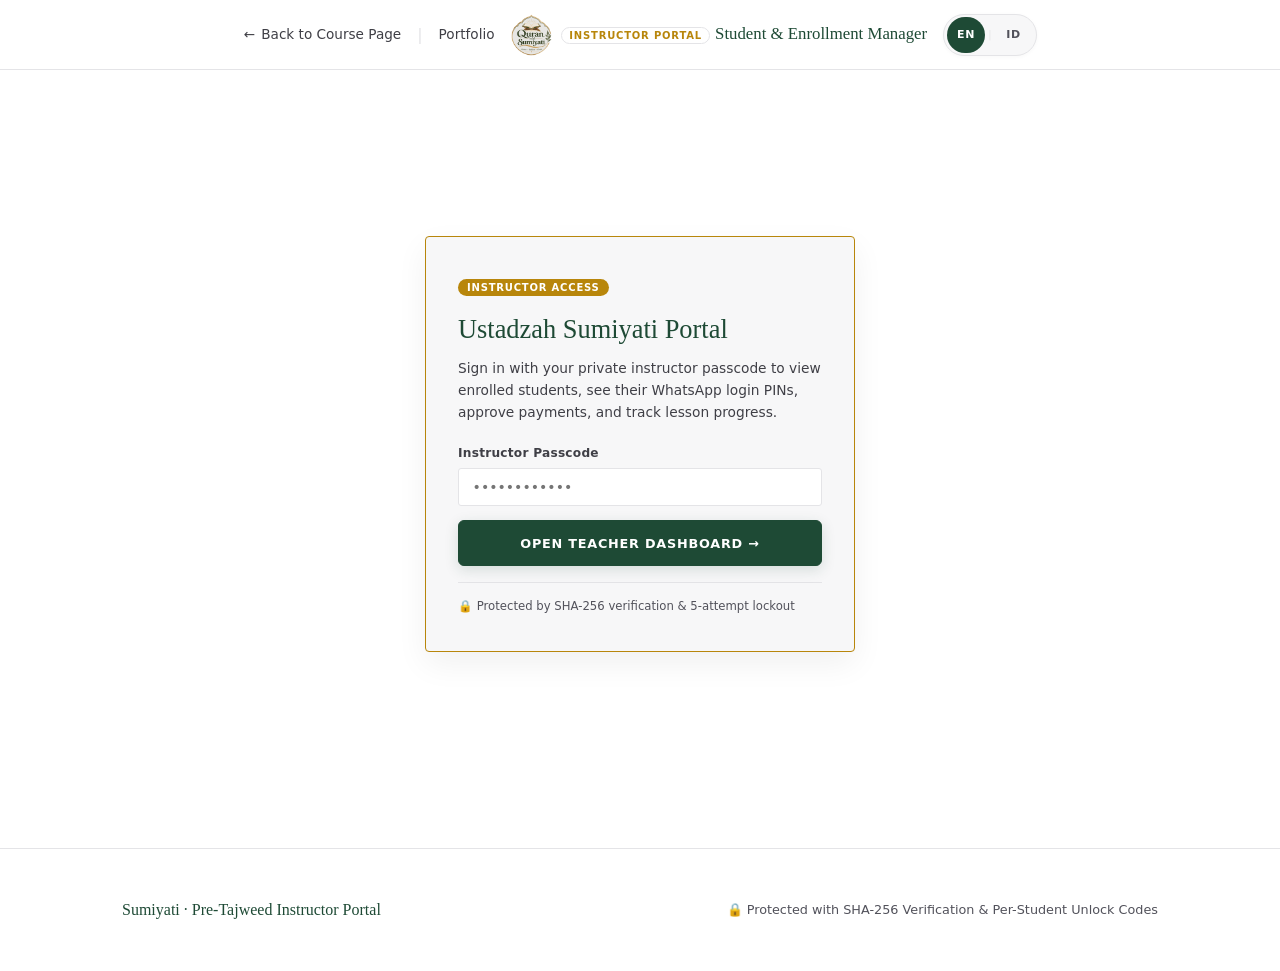
<file: admin.html>
<!doctype html>
<html lang="en">
<head>
  <meta charset="UTF-8" />
  <meta name="viewport" content="width=device-width, initial-scale=1.0, viewport-fit=cover" />
  <title id="adminPageTitle">Instructor Dashboard · Pre-Tajweed Class · Sumiyati</title>
  <meta name="robots" content="noindex, nofollow, noarchive" />
  <meta name="referrer" content="strict-origin-when-cross-origin" />
  <meta http-equiv="X-Content-Type-Options" content="nosniff" />
  <meta http-equiv="Content-Security-Policy" content="default-src 'self'; script-src 'self' 'unsafe-inline'; style-src 'self' 'unsafe-inline' https://fonts.googleapis.com; font-src 'self' https://fonts.gstatic.com; img-src 'self' data: https:; connect-src 'self' https://*.supabase.co https://script.google.com https://script.googleusercontent.com; frame-ancestors 'none'; base-uri 'self';" />
  <link rel="icon" type="image/x-icon" href="/favicon.ico" />
  <link rel="shortcut icon" href="/favicon.ico" />
  <link rel="icon" type="image/png" sizes="48x48" href="/favicon-48x48.png" />
  <link rel="icon" type="image/png" sizes="32x32" href="/favicon-32x32.png" />
  <link rel="icon" type="image/png" sizes="192x192" href="/favicon-192x192.png" />
  <link rel="apple-touch-icon" sizes="180x180" href="/apple-touch-icon.png" />
  <link rel="manifest" href="/site.webmanifest" />
  <link rel="preconnect" href="https://fonts.googleapis.com" />
  <link rel="preconnect" href="https://fonts.gstatic.com" crossorigin />
  <link href="https://fonts.googleapis.com/css2?family=Amiri:ital,wght@0,400;0,700;1,400&family=Fraunces:ital,opsz,wght@0,9..144,300;0,9..144,400;0,9..144,600;1,9..144,300;1,9..144,400&family=Inter:wght@300;400;500;600&display=swap" rel="stylesheet" />
  <link rel="stylesheet" href="style.css?v=2" />
</head>
<body class="course-page">

  <!-- Top Navigation -->
  <header class="course-nav">
    <div class="wrap course-nav-inner">
      <div style="display:flex;align-items:center;gap:1rem;">
        <a href="curriculum.html" class="back-link">
          <span class="back-arrow" aria-hidden="true">←</span>
          <span id="navBackCourse">Pre-Tajweed Curriculum</span>
        </a>
        <span style="color:var(--border);">|</span>
        <a href="index.html" class="back-link" id="navBackHome">Portfolio</a>
      </div>

      <div class="course-header-title" style="display:flex;align-items:center;gap:.55rem;"><img src="sumiyati-logo.png?v=4" alt="Quran with Sumiyati Logo" style="width:42px;height:42px;object-fit:contain;" /><div>
        <span class="course-tag" id="adminTag">Instructor Portal</span>
        <span class="course-brand" id="adminBrand">Student &amp; Enrollment Manager</span></div></div>

      <div class="header-actions">
        <div class="lang-switcher" role="group" aria-label="Language Switcher">
          <button type="button" class="lang-btn" data-lang="en" onclick="setGlobalLang('en')">EN</button>
          <span class="lang-sep">|</span>
          <button type="button" class="lang-btn" data-lang="id" onclick="setGlobalLang('id')">ID</button>
        </div>
        <button type="button" id="adminLogoutBtn" class="btn-outline-sm" style="display:none;" onclick="handleAdminLogout()">
          Sign Out
        </button>
      </div>
    </div>
  </header>

  <main class="wrap course-container">

    <!-- 1. INSTRUCTOR LOGIN GATE -->
    <section id="adminLoginGate" class="admin-login-wrap" style="display:none;">
      <div class="admin-login-card">
        <span class="paywall-pill" id="loginBadge">Instructor Access</span>
        <h2 style="font-family:var(--ff-d);color:var(--green);font-weight:400;font-size:1.65rem;margin:.6rem 0 .4rem;" id="loginTitle">
          Ustadzah Sumiyati Portal
        </h2>
        <p style="font-size:.86rem;color:var(--sub);margin-bottom:1.35rem;" id="loginSub">
          Sign in with your private instructor passcode to view enrolled students, see their WhatsApp login PINs, approve payments, and track lesson progress.
        </p>

        <form onsubmit="handleAdminLogin(event)" autocomplete="off">
          <div class="auth-form-group">
            <label for="adminPinInput" id="loginPinLbl">Instructor Passcode</label>
            <input type="password" id="adminPinInput" class="auth-input" placeholder="••••••••••••" required autocomplete="current-password" />
          </div>
          <div id="adminLoginError" class="passcode-feedback error" style="margin-bottom:.75rem;"></div>
          <button type="submit" class="btn btn-primary" style="width:100%;" id="loginSubmitBtn">
            Open Teacher Dashboard →
          </button>
        </form>

        <div style="margin-top:1rem;padding-top:.85rem;border-top:1px solid var(--border);display:flex;justify-content:space-between;align-items:center;font-size:.73rem;color:var(--muted);">
          <span id="securityGateNote">🔒 Protected by SHA-256 verification &amp; 5-attempt lockout</span>
        </div>
      </div>
    </section>

    <!-- 2. MAIN TEACHER DASHBOARD -->
    <section id="adminDashboardContent" style="display:none;">

      <!-- Header Banner -->
      <div class="course-banner" style="margin-bottom:1.5rem;padding-bottom:1.5rem;">
        <p class="section-label" id="dashEyebrow">WhatsApp Student Roster &amp; Progress Tracking</p>
        <div class="banner-flex">
          <div>
            <h1 class="course-display" style="font-size:clamp(1.85rem, 3.8vw, 2.75rem);margin-bottom:.4rem;" id="dashTitle">
              Pre-Tajweed Student Dashboard
            </h1>
            <p class="course-sub" id="dashSub">
              Students register with their WhatsApp number &amp; 4-digit PIN. Approve full-course access (Rp 199.000) or send their login PIN &amp; personal unlock code via WhatsApp in one click.
            </p>
          </div>
          <div style="display:flex;gap:.6rem;flex-wrap:wrap;align-items:center;">
            <button type="button" class="btn btn-primary btn-sm" onclick="openAddStudentModal()" id="addStudentBtn">
              + Add Student (WhatsApp + PIN)
            </button>
            <a href="certificate.html" class="btn btn-secondary btn-sm" style="text-decoration:none;">🎓 Buat Sertifikat / Evaluasi</a><button type="button" class="btn btn-secondary btn-sm" onclick="exportStudentsCsv()" id="exportCsvBtn">
              📥 Export CSV
            </button>
            <button type="button" class="btn-outline-sm" onclick="openPasscodeModal()" id="changePinBtn">
              🔒 Change Passcode
            </button>
            <button type="button" class="btn-outline-sm" onclick="openCloudModal()" id="cloudSyncBtn">
              ☁️ Cloud &amp; Google Sheet Setup
            </button>
            <a href="https://analytics.google.com/" target="_blank" rel="noopener" class="btn-outline-sm" style="text-decoration:none;">
              📊 Google Analytics
            </a>
          </div>
        </div>

        <!-- 4 Summary Metrics Cards -->
        <div class="admin-stats-grid">
          <div class="admin-stat-card">
            <div class="admin-stat-num" id="statTotalStudents">0</div>
            <div class="admin-stat-lbl" id="statTotalLbl">Total Enrolled Students</div>
            <div class="admin-stat-sub" id="statTotalSub">Registered WhatsApp accounts</div>
          </div>
          <div class="admin-stat-card">
            <div class="admin-stat-num" id="statPaidStudents">0</div>
            <div class="admin-stat-lbl" id="statPaidLbl">Full Access (Paid)</div>
            <div class="admin-stat-sub" id="statRevenueSub">Est. Rp 0</div>
          </div>
          <div class="admin-stat-card">
            <div class="admin-stat-num" id="statPendingStudents" style="color:var(--gold);">0</div>
            <div class="admin-stat-lbl" id="statPendingLbl">Pending Approval</div>
            <div class="admin-stat-sub" id="statPendingSub">Awaiting payment check</div>
          </div>
          <div class="admin-stat-card">
            <div class="admin-stat-num" id="statAvgProgress">0%</div>
            <div class="admin-stat-lbl" id="statAvgLbl">Average Course Completion</div>
            <div class="admin-stat-sub" id="statGradSub">0 Certified Graduates</div>
          </div>
        </div>
      </div>

      <!-- Filter & Search Bar -->
      <div class="admin-toolbar">
        <div class="admin-filter-pills" role="tablist">
          <button type="button" class="admin-filter-pill active" data-filter="all" onclick="setRosterFilter('all')" id="filterAllBtn">All Students</button>
          <button type="button" class="admin-filter-pill" data-filter="pending" onclick="setRosterFilter('pending')" id="filterPendingBtn">⏳ Pending Approval</button>
          <button type="button" class="admin-filter-pill" data-filter="paid" onclick="setRosterFilter('paid')" id="filterPaidBtn">✨ Full Access (Paid)</button>
          <button type="button" class="admin-filter-pill" data-filter="free" onclick="setRosterFilter('free')" id="filterFreeBtn">🔒 Not Enrolled Yet</button>
        </div>
        <input type="search" id="rosterSearchInput" class="admin-search-input" placeholder="Search name, WhatsApp number, PIN, city..." oninput="renderStudentRoster()" />
      </div>

      <!-- Student Roster Table -->
      <div class="admin-table-wrap">
        <table class="admin-table">
          <thead>
            <tr>
              <th id="thStudent">Student Name &amp; Location</th>
              <th id="thContact">WhatsApp &amp; 4-Digit PIN</th>
              <th id="thStatus">Access Status</th>
              <th id="thProgress">Learning Progress (18 Classes)</th>
              <th id="thCheckpoints">Checkpoints &amp; Teacher Notes</th>
              <th id="thActions">Instructor Actions</th>
            </tr>
          </thead>
          <tbody id="rosterTableBody">
            <!-- Populated dynamically via JS -->
          </tbody>
        </table>
      </div>

    </section>

  </main>

  <!-- MODAL 1: ADD / EDIT STUDENT (WHATSAPP + 4-DIGIT PIN) -->
  <div id="studentEditOverlay" class="paywall-overlay" role="dialog" aria-modal="true">
    <div class="paywall-modal" style="max-width:500px;">
      <button type="button" class="paywall-close-btn" onclick="closeStudentModal()" aria-label="Close">✕</button>
      <span class="paywall-pill" id="modalModeBadge">Student Record</span>
      <h3 class="paywall-title" style="margin-top:.5rem;" id="modalStudentTitle">Manage Student</h3>

      <form onsubmit="handleSaveStudentModal(event)">
        <input type="hidden" id="editStudentId" />

        <div class="auth-form-row">
          <div class="auth-form-group">
            <label for="editStudentName" id="lblModalName">Full Name *</label>
            <input type="text" id="editStudentName" class="auth-input" required placeholder="e.g. Siti Rahmawati" />
          </div>
          <div class="auth-form-group">
            <label for="editStudentWa" id="lblModalWa">WhatsApp Number *</label>
            <input type="tel" id="editStudentWa" class="auth-input" required placeholder="e.g. 08123456789" />
          </div>
        </div>

        <div class="auth-form-row">
          <div class="auth-form-group">
            <label for="editStudentPin" id="lblModalPin">4-Digit Login PIN *</label>
            <div style="display:flex;gap:.4rem;">
              <input type="text" id="editStudentPin" class="auth-input" inputmode="numeric" maxlength="6" required placeholder="1234" style="letter-spacing:.2em;font-weight:700;text-align:center;" />
              <button type="button" class="btn-outline-sm" onclick="generateAdminModalPin()" title="Generate New 4-Digit PIN">🎲</button>
            </div>
          </div>
          <div class="auth-form-group">
            <label for="editStudentCity" id="lblModalCity">City / Country</label>
            <input type="text" id="editStudentCity" class="auth-input" placeholder="Jakarta, Indonesia" />
          </div>
        </div>

        <div class="auth-form-group">
          <label for="editStudentAccess" id="lblModalAccess">Course Enrollment Status</label>
          <select id="editStudentAccess" class="auth-input">
            <option value="free">🔒 Registered (Not Enrolled Yet)</option>
            <option value="pending">⏳ Pending Payment Approval (Rp 199.000)</option>
            <option value="paid">✨ Full Access Unlocked (Classes 01–18 + Checkpoints)</option>
          </select>
        </div>

        <div class="auth-form-row">
          <div class="auth-form-group">
            <label for="editStudentCp1" id="lblModalCp1">Checkpoint 1 (After Class 06)</label>
            <select id="editStudentCp1" class="auth-input">
              <option value="not_started">Not Submitted</option>
              <option value="submitted">⏳ Voice Note Submitted</option>
              <option value="passed">✅ Passed Checkpoint 1</option>
            </select>
          </div>
          <div class="auth-form-group">
            <label for="editStudentCp2" id="lblModalCp2">Checkpoint 2 (After Class 08)</label>
            <select id="editStudentCp2" class="auth-input">
              <option value="not_started">Not Submitted</option>
              <option value="submitted">⏳ Voice Note Submitted</option>
              <option value="passed">✅ Passed Checkpoint 2</option>
            </select>
          </div>
        </div>

        <div class="auth-form-group">
          <label for="editStudentNotes" id="lblModalNotes">Ustadzah's Talaqqi Notes &amp; Feedback</label>
          <textarea id="editStudentNotes" class="auth-input" rows="3" placeholder="Record makhraj progress, harakat notes, or payment receipt details..."></textarea>
        </div>

        <div style="display:flex;gap:.75rem;margin-top:1.25rem;">
          <button type="submit" class="btn btn-primary" style="flex:1;" id="btnSaveStudent">Save Student Record</button>
          <button type="button" class="btn btn-secondary" onclick="closeStudentModal()">Cancel</button>
        </div>
      </form>
    </div>
  </div>

  <!-- MODAL 2: SUPABASE FREE CLOUD SYNC SETUP -->
  <div id="cloudSetupOverlay" class="paywall-overlay" role="dialog" aria-modal="true">
    <div class="paywall-modal" style="max-width:540px;">
      <button type="button" class="paywall-close-btn" onclick="closeCloudModal()" aria-label="Close">✕</button>
      <span class="paywall-pill">Optional Cloud Database</span>
      <h3 class="paywall-title" style="margin-top:.5rem;">Connect Free Supabase Database</h3>
      <p class="paywall-lead" style="margin-bottom:1rem;">
        By default, student accounts work immediately on this browser. To sync students across all devices worldwide for $0/month, paste your free <strong>Supabase Project URL</strong> and <strong>Anon Key</strong> below.
      </p>

      <form onsubmit="handleSaveCloudConfig(event)">
        <div class="auth-form-group">
          <label for="gsheetUrlInput">📊 Google Sheets Web App URL (Optional · Direct Google Sheet Sync)</label>
          <input type="url" id="gsheetUrlInput" class="auth-input" placeholder="https://script.google.com/macros/s/.../exec" />
        </div>

        <details style="margin-bottom:1rem;font-size:.78rem;color:var(--sub);background:var(--bg);padding:.75rem;border:1px solid var(--border);border-radius:3px;">
          <summary style="cursor:pointer;font-weight:600;color:var(--green);">📋 View Google Sheet Apps Script (Extensions → Apps Script)</summary>
          <pre style="margin-top:.6rem;padding:.6rem;background:#1c1a17;color:#faf7f2;border-radius:2px;overflow-x:auto;font-size:.71rem;">function doGet(e) {
  var sheet = SpreadsheetApp.getActiveSpreadsheet().getSheetByName('Students') || SpreadsheetApp.getActiveSpreadsheet().insertSheet('Students');
  var rows = sheet.getDataRange().getValues();
  var out = [];
  for (var i = 1; i &lt; rows.length; i++) {
    if (!rows[i][2]) continue;
    out.push({
      id: rows[i][0], name: rows[i][1], whatsapp: String(rows[i][2]),
      pin: String(rows[i][3]), city: rows[i][5], accessStatus: rows[i][6],
      completedClasses: JSON.parse(rows[i][7] || '[1]'), currentLesson: Number(rows[i][8]) || 1,
      cp1Status: rows[i][9], cp2Status: rows[i][10], notes: rows[i][11],
      joinedAt: rows[i][12], lastActive: rows[i][13]
    });
  }
  return ContentService.createTextOutput(JSON.stringify({ students: out })).setMimeType(ContentService.MimeType.JSON);
}
function doPost(e) {
  var sheet = SpreadsheetApp.getActiveSpreadsheet().getSheetByName('Students') || SpreadsheetApp.getActiveSpreadsheet().insertSheet('Students');
  if (sheet.getLastRow() === 0) {
    sheet.appendRow(['ID','Name','WhatsApp','PIN','Unlock Code','City','Status','Completed Classes','Current Lesson','CP1','CP2','Notes','Joined At','Last Active']);
  }
  var payload = JSON.parse(e.postData.contents);
  var list = payload.students || [];
  sheet.getRange(2, 1, Math.max(1, sheet.getLastRow()), 14).clearContent();
  for (var i = 0; i &lt; list.length; i++) {
    var s = list[i];
    sheet.getRange(i + 2, 1, 1, 14).setValues([[s.id, s.name, s.whatsapp, s.pin, s.personalCode, s.city, s.accessStatus, JSON.stringify(s.completedClasses || [1]), s.currentLesson, s.cp1Status, s.cp2Status, s.notes, s.joinedAt, s.lastActive]]);
  }
  return ContentService.createTextOutput(JSON.stringify({ ok: true })).setMimeType(ContentService.MimeType.JSON);
}</pre>
        </details>

        <div class="auth-form-group">
          <label for="supaUrlInput">Supabase Project URL</label>
          <input type="url" id="supaUrlInput" class="auth-input" placeholder="https://xyzcompany.supabase.co" />
        </div>
        <div class="auth-form-group">
          <label for="supaKeyInput">Supabase Anon Public Key</label>
          <input type="text" id="supaKeyInput" class="auth-input" placeholder="eyJhbGciOiJIUzI1NiIsInR5cCI6..." />
        </div>

        <details style="margin-bottom:1rem;font-size:.78rem;color:var(--sub);background:var(--bg);padding:.75rem;border:1px solid var(--border);border-radius:3px;">
          <summary style="cursor:pointer;font-weight:600;color:var(--green);">View SQL Table Script (Run once in Supabase SQL Editor)</summary>
          <pre style="margin-top:.6rem;padding:.6rem;background:#1c1a17;color:#faf7f2;border-radius:2px;overflow-x:auto;font-size:.72rem;">create table if not exists public.students (
  id text primary key,
  name text not null,
  whatsapp text unique,
  pin text not null,
  city text,
  access_status text default 'free',
  completed_classes jsonb default '[1]'::jsonb,
  current_lesson int default 1,
  cp1_status text default 'not_started',
  cp2_status text default 'not_started',
  notes text,
  joined_at timestamptz default now(),
  last_active timestamptz default now()
);
alter table public.students enable row level security;
create policy "Allow public read/write" on public.students for all using (true) with check (true);</pre>
        </details>

        <div id="cloudSaveFeedback" class="passcode-feedback"></div>

        <div style="display:flex;gap:.75rem;margin-top:1rem;">
          <button type="submit" class="btn btn-primary" style="flex:1;">Save Cloud Connection</button>
          <button type="button" class="btn btn-secondary" onclick="closeCloudModal()">Close</button>
        </div>
      </form>
    </div>
  </div>

  <!-- MODAL 3: CHANGE INSTRUCTOR PASSCODE -->
  <div id="changePasscodeOverlay" class="paywall-overlay" role="dialog" aria-modal="true">
    <div class="paywall-modal" style="max-width:440px;">
      <button type="button" class="paywall-close-btn" onclick="closePasscodeModal()" aria-label="Close">✕</button>
      <span class="paywall-pill">Security Settings</span>
      <h3 class="paywall-title" style="margin-top:.5rem;">Change Instructor Passcode</h3>
      <p class="paywall-lead" style="margin-bottom:1rem;">
        Your passcode is hashed with SHA-256 and never stored in plaintext.
      </p>

      <form onsubmit="handleChangePasscode(event)" autocomplete="off">
        <div class="auth-form-group">
          <label for="currentAdminPinInput">Current Passcode *</label>
          <input type="password" id="currentAdminPinInput" class="auth-input" required placeholder="••••••••" />
        </div>
        <div class="auth-form-group">
          <label for="newAdminPinInput">New Passcode (Min. 6 characters) *</label>
          <input type="password" id="newAdminPinInput" class="auth-input" minlength="6" required placeholder="Enter new strong passcode" />
        </div>
        <div id="passcodeChangeFeedback" class="passcode-feedback"></div>
        <div style="display:flex;gap:.75rem;margin-top:1rem;">
          <button type="submit" class="btn btn-primary" style="flex:1;">Update Passcode</button>
          <button type="button" class="btn btn-secondary" onclick="closePasscodeModal()">Close</button>
        </div>
      </form>
    </div>
  </div>

  <!-- Footer -->
  <footer>
    <div class="wrap" style="display:flex;justify-content:space-between;align-items:center;flex-wrap:wrap;gap:1rem;width:100%;">
      <p class="name">Sumiyati · Pre-Tajweed Instructor Portal</p>
      <p class="meta">🔒 Protected with SHA-256 Verification &amp; Per-Student Unlock Codes</p>
    </div>
  </footer>

  <script src="course-auth.js?v=8"></script>
  <script>
    let currentLang = localStorage.getItem('sumiyati_lang') || 'en';
    let currentFilter = 'all';

    const adminI18n = {
      en: {
        nav_back_course: "Back to Course Page",
        nav_back_home: "Portfolio",
        admin_tag: "Instructor Portal",
        admin_brand: "Student & Enrollment Manager",
        sign_out: "Sign Out",
        login_badge: "Instructor Access",
        login_title: "Ustadzah Sumiyati Portal",
        login_sub: "Sign in with your private instructor passcode to view enrolled students, see their WhatsApp login PINs, approve payments, and track lesson progress.",
        login_pin_lbl: "Instructor Passcode",
        login_submit: "Open Teacher Dashboard →",
        login_err: "Invalid instructor passcode.",
        dash_eyebrow: "WhatsApp Student Roster & Progress Tracking",
        dash_title: "Pre-Tajweed Student Dashboard",
        dash_sub: "Students register with their WhatsApp number & 4-digit PIN. Approve full-course access (Rp 199.000) or send their login PIN & personal unlock code via WhatsApp in one click.",
        btn_add_student: "+ Add Student (WhatsApp + PIN)",
        btn_export_csv: "📥 Export CSV",
        btn_cloud: "☁️ Cloud Setup (Supabase)",
        stat_total_lbl: "Total Enrolled Students",
        stat_total_sub: "Registered WhatsApp accounts",
        stat_paid_lbl: "Full Access (Paid)",
        stat_pending_lbl: "Pending Approval",
        stat_pending_sub: "Awaiting payment check",
        stat_avg_lbl: "Average Course Completion",
        filter_all: "All Students",
        filter_pending: "⏳ Pending Approval",
        filter_paid: "✨ Full Access (Paid)",
        filter_free: "🔒 Not Enrolled Yet",
        search_placeholder: "Search name, WhatsApp number, PIN, city...",
        th_student: "Student Name & Location",
        th_contact: "WhatsApp, PIN & Personal Code",
        th_status: "Access Status",
        th_progress: "Learning Progress (18 Classes)",
        th_checkpoints: "Checkpoints & Teacher Notes",
        th_actions: "Instructor Actions",
        status_paid: "✨ FULL ACCESS",
        status_pending: "⏳ PENDING PAYMENT",
        status_free: "🔒 NOT ENROLLED",
        btn_approve: "✅ Approve Full Access",
        btn_send_code: "📲 Send PIN & Code via WA",
        btn_edit_notes: "✏️ Grade / PIN",
        cp_not_started: "Not Submitted",
        cp_submitted: "⏳ Submitted",
        cp_passed: "✅ Passed",
        currently_on: "Currently on Class",
        joined_lbl: "Joined:"
      },
      id: {
        nav_back_course: "Kembali ke Halaman Kelas",
        nav_back_home: "Portofolio",
        admin_tag: "Portal Pengajar",
        admin_brand: "Manajemen Santri & Pendaftaran",
        sign_out: "Keluar",
        login_badge: "Akses Ustadzah",
        login_title: "Portal Pengajar Ustadzah Sumiyati",
        login_sub: "Masukkan kode akses pengajar untuk melihat daftar santri, nomor WhatsApp & PIN 4 angka mereka, serta menyetujui pendaftaran akses penuh.",
        login_pin_lbl: "Kode Akses Pengajar",
        login_submit: "Buka Dashboard Pengajar →",
        login_err: "Kode akses pengajar tidak sesuai.",
        dash_eyebrow: "Daftar Santri WhatsApp & Pemantauan Progres",
        dash_title: "Dashboard Santri Kelas Pra-Tajwid",
        dash_sub: "Santri mendaftar menggunakan Nomor WhatsApp & PIN 4 angka. Setujui akses penuh (Rp 199.000) atau kirimkan PIN & kode akses unik mereka via WhatsApp dengan 1 klik.",
        btn_add_student: "+ Tambah Santri (WA + PIN)",
        btn_export_csv: "📥 Unduh CSV / Excel",
        btn_cloud: "☁️ Sinkronisasi Cloud",
        stat_total_lbl: "Total Santri Terdaftar",
        stat_total_sub: "Akun WhatsApp terdaftar",
        stat_paid_lbl: "Akses Penuh (Lunas)",
        stat_pending_lbl: "Menunggu Konfirmasi",
        stat_pending_sub: "Menunggu verifikasi transfer",
        stat_avg_lbl: "Rata-rata Penyelesaian Kelas",
        filter_all: "Semua Santri",
        filter_pending: "⏳ Menunggu Konfirmasi",
        filter_paid: "✨ Akses Penuh (Lunas)",
        filter_free: "🔒 Belum Aktif",
        search_placeholder: "Cari nama, nomor WhatsApp, PIN, kota...",
        th_student: "Nama Santri & Kota",
        th_contact: "Nomor WA, PIN & Kode Unik",
        th_status: "Status Akses",
        th_progress: "Progres Belajar (18 Kelas)",
        th_checkpoints: "Checkpoint & Catatan Ustadzah",
        th_actions: "Tindakan Pengajar",
        status_paid: "✨ AKSES PENUH",
        status_pending: "⏳ MENUNGGU VERIFIKASI",
        status_free: "🔒 BELUM AKTIF",
        btn_approve: "✅ Setujui Akses Penuh",
        btn_send_code: "📲 Kirim PIN & Kode via WA",
        btn_edit_notes: "✏️ Nilai / PIN",
        cp_not_started: "Belum Setor",
        cp_submitted: "⏳ Menunggu Koreksi",
        cp_passed: "✅ Lulus",
        currently_on: "Sedang di Kelas",
        joined_lbl: "Daftar:"
      }
    };

    function setGlobalLang(lang) {
      if (!adminI18n[lang]) return;
      currentLang = lang;
      localStorage.setItem('sumiyati_lang', lang);
      document.documentElement.lang = lang;

      document.querySelectorAll('.lang-btn').forEach(btn => {
        btn.classList.toggle('active', btn.dataset.lang === lang);
      });

      const t = adminI18n[lang];
      document.getElementById('navBackCourse').textContent = t.nav_back_course;
      document.getElementById('navBackHome').textContent = t.nav_back_home;
      document.getElementById('adminTag').textContent = t.admin_tag;
      document.getElementById('adminBrand').textContent = t.admin_brand;
      document.getElementById('adminLogoutBtn').textContent = t.sign_out;

      document.getElementById('loginBadge').textContent = t.login_badge;
      document.getElementById('loginTitle').textContent = t.login_title;
      document.getElementById('loginSub').textContent = t.login_sub;
      document.getElementById('loginPinLbl').textContent = t.login_pin_lbl;
      document.getElementById('loginSubmitBtn').textContent = t.login_submit;

      document.getElementById('dashEyebrow').textContent = t.dash_eyebrow;
      document.getElementById('dashTitle').textContent = t.dash_title;
      document.getElementById('dashSub').textContent = t.dash_sub;
      document.getElementById('addStudentBtn').textContent = t.btn_add_student;
      document.getElementById('exportCsvBtn').textContent = t.btn_export_csv;
      document.getElementById('cloudSyncBtn').textContent = t.btn_cloud;

      document.getElementById('statTotalLbl').textContent = t.stat_total_lbl;
      document.getElementById('statTotalSub').textContent = t.stat_total_sub;
      document.getElementById('statPaidLbl').textContent = t.stat_paid_lbl;
      document.getElementById('statPendingLbl').textContent = t.stat_pending_lbl;
      document.getElementById('statPendingSub').textContent = t.stat_pending_sub;
      document.getElementById('statAvgLbl').textContent = t.stat_avg_lbl;

      document.getElementById('filterAllBtn').textContent = t.filter_all;
      document.getElementById('filterPendingBtn').textContent = t.filter_pending;
      document.getElementById('filterPaidBtn').textContent = t.filter_paid;
      document.getElementById('filterFreeBtn').textContent = t.filter_free;
      document.getElementById('rosterSearchInput').placeholder = t.search_placeholder;

      document.getElementById('thStudent').textContent = t.th_student;
      document.getElementById('thContact').textContent = t.th_contact;
      document.getElementById('thStatus').textContent = t.th_status;
      document.getElementById('thProgress').textContent = t.th_progress;
      document.getElementById('thCheckpoints').textContent = t.th_checkpoints;
      document.getElementById('thActions').textContent = t.th_actions;

      if (SumiyatiAuth.isAdminLoggedIn()) {
        renderStudentRoster();
      }
    }

    function generateAdminModalPin() {
      document.getElementById('editStudentPin').value = String(Math.floor(1000 + Math.random() * 9000));
    }

    function checkAuthGate() {
      const loggedIn = SumiyatiAuth.isAdminLoggedIn();
      document.getElementById('adminLoginGate').style.display = loggedIn ? 'none' : 'flex';
      document.getElementById('adminDashboardContent').style.display = loggedIn ? 'block' : 'none';
      document.getElementById('adminLogoutBtn').style.display = loggedIn ? 'inline-flex' : 'none';
      if (loggedIn) {
        renderStudentRoster();
        if (SumiyatiAuth.pullFromSupabaseIfConfigured) {
          SumiyatiAuth.pullFromSupabaseIfConfigured().then(() => renderStudentRoster());
        }
      }
    }

    function handleAdminLogin(e) {
      e.preventDefault();
      const pin = document.getElementById('adminPinInput').value;
      const errEl = document.getElementById('adminLoginError');
      const res = SumiyatiAuth.loginAdmin(pin);
      if (res && res.ok) {
        errEl.style.display = 'none';
        document.getElementById('adminPinInput').value = '';
        checkAuthGate();
      } else {
        if (res && res.error === 'rate_limited') {
          errEl.textContent = currentLang === 'id'
            ? `Terlalu banyak percobaan gagal. Silakan tunggu ${res.waitSeconds} detik.`
            : `Too many failed attempts. Locked for ${res.waitSeconds} seconds.`;
        } else {
          const rem = res && typeof res.remainingAttempts === 'number' ? ` (${res.remainingAttempts} attempts left)` : '';
          errEl.textContent = adminI18n[currentLang].login_err + rem;
        }
        errEl.style.display = 'block';
      }
    }

    function handleAdminLogout() {
      SumiyatiAuth.logoutAdmin();
      checkAuthGate();
    }

    function openPasscodeModal() {
      document.getElementById('currentAdminPinInput').value = '';
      document.getElementById('newAdminPinInput').value = '';
      document.getElementById('passcodeChangeFeedback').style.display = 'none';
      document.getElementById('changePasscodeOverlay').classList.add('active');
    }

    function closePasscodeModal() {
      document.getElementById('changePasscodeOverlay').classList.remove('active');
    }

    function handleChangePasscode(e) {
      e.preventDefault();
      const cur = document.getElementById('currentAdminPinInput').value;
      const next = document.getElementById('newAdminPinInput').value;
      const fb = document.getElementById('passcodeChangeFeedback');
      const res = SumiyatiAuth.changeAdminPasscode(cur, next);
      if (res.ok) {
        fb.className = 'passcode-feedback success';
        fb.textContent = currentLang === 'id'
          ? '✓ Kode akses pengajar berhasil diperbarui!'
          : '✓ Instructor passcode updated and hashed!';
        fb.style.display = 'block';
        setTimeout(() => closePasscodeModal(), 1000);
      } else {
        fb.className = 'passcode-feedback error';
        fb.textContent = res.error === 'wrong_current'
          ? (currentLang === 'id' ? 'Kode akses saat ini salah.' : 'Current passcode is incorrect.')
          : (currentLang === 'id' ? 'Kode baru minimal 6 karakter.' : 'New passcode must be at least 6 characters.');
        fb.style.display = 'block';
      }
    }

    function setRosterFilter(filter) {
      currentFilter = filter;
      document.querySelectorAll('.admin-filter-pill').forEach(btn => {
        btn.classList.toggle('active', btn.dataset.filter === filter);
      });
      renderStudentRoster();
    }

    function formatShortDate(iso) {
      if (!iso) return '-';
      try {
        const d = new Date(iso);
        return d.toLocaleDateString(currentLang === 'id' ? 'id-ID' : 'en-GB', {
          day: 'numeric', month: 'short', year: 'numeric'
        });
      } catch (e) {
        return iso;
      }
    }

    function renderStudentRoster() {
      if (!SumiyatiAuth.isAdminLoggedIn()) return;
      const students = SumiyatiAuth.getAllStudents();
      const t = adminI18n[currentLang];
      const query = (document.getElementById('rosterSearchInput')?.value || '').trim().toLowerCase();

      // Update Summary Stats
      const total = students.length;
      const paidCount = students.filter(s => s.accessStatus === 'paid').length;
      const pendingCount = students.filter(s => s.accessStatus === 'pending').length;
      const gradCount = students.filter(s => s.cp1Status === 'passed' && s.cp2Status === 'passed').length;

      const totalCompletedLessons = students.reduce((acc, s) => acc + (s.completedClasses ? s.completedClasses.length : 0), 0);
      const avgPct = total > 0 ? Math.round((totalCompletedLessons / (total * 18)) * 100) : 0;

      document.getElementById('statTotalStudents').textContent = total;
      document.getElementById('statPaidStudents').textContent = paidCount;
      document.getElementById('statRevenueSub').textContent = `Rp ${(paidCount * 199000).toLocaleString('id-ID')}`;
      document.getElementById('statPendingStudents').textContent = pendingCount;
      document.getElementById('statAvgProgress').textContent = `${avgPct}%`;
      document.getElementById('statGradSub').textContent = currentLang === 'id'
        ? `${gradCount} Santri Lulus Penuh`
        : `${gradCount} Certified Graduates`;

      // Filter list
      const filtered = students.filter(s => {
        if (currentFilter !== 'all' && s.accessStatus !== currentFilter) return false;
        if (!query) return true;
        return (
          (s.name || '').toLowerCase().includes(query) ||
          (s.whatsapp || '').toLowerCase().includes(query) ||
          (s.pin || '').toLowerCase().includes(query) ||
          (s.city || '').toLowerCase().includes(query)
        );
      });

      const tbody = document.getElementById('rosterTableBody');
      tbody.innerHTML = '';

      if (filtered.length === 0) {
        tbody.innerHTML = `
          <tr>
            <td colspan="6" style="text-align:center;padding:2.5rem;color:var(--muted);">
              No matching student records found.
            </td>
          </tr>
        `;
        return;
      }

      filtered.forEach(s => {
        const completedCount = Array.isArray(s.completedClasses) ? s.completedClasses.length : 1;
        const pct = Math.round((completedCount / 18) * 100);
        const displayWa = SumiyatiAuth.formatDisplayPhone(s.whatsapp);
        const personalUnlockCode = SumiyatiAuth.getStudentPersonalCode(s.whatsapp);

        let statusBadge = '';
        if (s.accessStatus === 'paid') {
          statusBadge = `<span class="status-pill status-paid">${t.status_paid}</span>`;
        } else if (s.accessStatus === 'pending') {
          statusBadge = `<span class="status-pill status-pending">${t.status_pending}</span>`;
        } else {
          statusBadge = `<span class="status-pill status-free">${t.status_free}</span>`;
        }

        const cpLabelMap = {
          not_started: t.cp_not_started,
          submitted: t.cp_submitted,
          passed: t.cp_passed
        };

        // Pre-filled WhatsApp message from Ustadzah Sumiyati to this student with their personal unlock code
        const waPinAndAccessMsg = currentLang === 'id'
          ? `Assalamu'alaikum ${s.name}, berikut informasi akun belajar Kelas Pra-Tajwid Anda:\n\n📱 Nomor WA Login: ${displayWa}\n🔑 PIN Login (4 Angka): ${s.pin}\n🔓 Kode Buka Kelas 07-18 (Khusus Nomor Anda): ${personalUnlockCode}\n\nSelamat belajar dan semoga diberkahi Allah! — Ustadzah Sumiyati`
          : `Assalamu'alaikum ${s.name}, here are your Pre-Tajweed Class login details:\n\n📱 Login WhatsApp: ${displayWa}\n🔑 4-Digit Login PIN: ${s.pin}\n🔓 Personal Unlock Code (Bound to your WhatsApp): ${personalUnlockCode}\n\nHappy learning! — Ustadzah Sumiyati`;

        const waUrl = s.whatsapp
          ? `https://wa.me/${s.whatsapp.replace(/[^0-9]/g, '')}?text=${encodeURIComponent(waPinAndAccessMsg)}`
          : '#';

        const tr = document.createElement('tr');
        tr.innerHTML = `
          <td>
            <div style="font-weight:600;color:var(--green);font-size:.92rem;">${escapeHtml(s.name)}</div>
            <div style="font-size:.76rem;color:var(--sub);">${escapeHtml(s.city || 'Indonesia')}</div>
            <div style="font-size:.7rem;color:var(--muted);margin-top:2px;">${t.joined_lbl} ${formatShortDate(s.joinedAt)}</div>
          </td>
          <td>
            ${s.whatsapp ? `<div><a href="${waUrl}" target="_blank" rel="noopener" style="color:var(--green);font-weight:700;text-decoration:underline;font-size:.88rem;">📱 ${escapeHtml(displayWa)}</a></div>` : ''}
            <div style="margin-top:4px;display:flex;gap:4px;flex-wrap:wrap;">
              <span style="display:inline-block;background:var(--bg);border:1px solid var(--border);padding:2px 6px;border-radius:4px;font-size:.73rem;font-weight:700;color:var(--fg);">
                🔑 PIN: <span style="color:var(--green);">${escapeHtml(s.pin)}</span>
              </span>
              <span style="display:inline-block;background:var(--bg);border:1px solid var(--border);padding:2px 6px;border-radius:4px;font-size:.72rem;font-weight:600;color:var(--sub);" title="Personal Unlock Code bound to this student's WhatsApp">
                🔓 ${escapeHtml(personalUnlockCode)}
              </span>
            </div>
          </td>
          <td>
            ${statusBadge}
          </td>
          <td>
            <div style="font-weight:600;font-size:.8rem;">${completedCount} / 18 Classes (${pct}%)</div>
            <div class="progress-mini-bar"><div class="progress-mini-fill" style="width:${pct}%;"></div></div>
            <div style="font-size:.73rem;color:var(--muted);">
              ${t.currently_on} <strong>0${s.currentLesson || 1}</strong>
            </div>
          </td>
          <td style="max-width:240px;">
            <div style="font-size:.75rem;margin-bottom:3px;">
              <strong>CP 1:</strong> ${cpLabelMap[s.cp1Status] || t.cp_not_started} &nbsp;|&nbsp;
              <strong>CP 2:</strong> ${cpLabelMap[s.cp2Status] || t.cp_not_started}
            </div>
            ${s.notes ? `<div style="font-size:.75rem;color:var(--sub);background:var(--bg);padding:.35rem .5rem;border-left:2px solid var(--gold);border-radius:2px;">${escapeHtml(s.notes)}</div>` : `<span style="font-size:.72rem;color:var(--muted);font-style:italic;">No notes yet</span>`}
          </td>
          <td>
            ${s.accessStatus !== 'paid' ? `
              <button type="button" class="admin-action-btn approve" onclick="quickApproveStudent('${escapeHtml(s.id)}')">
                ${t.btn_approve}
              </button>
            ` : ''}
            ${s.whatsapp ? `
              <a href="${waUrl}" target="_blank" rel="noopener" class="admin-action-btn wa">
                ${t.btn_send_code}
              </a>
            ` : ''}
            <a href="certificate.html?sid=${encodeURIComponent(s.id)}&name=${encodeURIComponent(s.name)}&city=${encodeURIComponent(s.city || 'Indonesia')}&phone=${encodeURIComponent(s.whatsapp || '')}" class="admin-action-btn" style="text-decoration:none;">🎓 Sertifikat</a><button type="button" class="admin-action-btn" onclick="openEditStudentModal('${escapeHtml(s.id)}')">
              ${t.btn_edit_notes}
            </button>
            <button type="button" class="admin-action-btn" onclick="handleDeleteStudent('${escapeHtml(s.id)}')" title="Delete student">
              🗑️
            </button>
          </td>
        `;
        tbody.appendChild(tr);
      });
    }

    function escapeHtml(str) {
      return String(str || '')
        .replace(/&/g, '&amp;')
        .replace(/</g, '&lt;')
        .replace(/>/g, '&gt;')
        .replace(/"/g, '&quot;')
        .replace(/'/g, '&#39;');
    }

    function quickApproveStudent(studentId) {
      SumiyatiAuth.setStudentAccessStatus(studentId, 'paid');
      renderStudentRoster();
    }

    function openAddStudentModal() {
      document.getElementById('editStudentId').value = '';
      document.getElementById('modalStudentTitle').textContent = currentLang === 'id' ? 'Tambah Santri Baru (WA + PIN)' : 'Add New Student (WhatsApp + PIN)';
      document.getElementById('editStudentName').value = '';
      document.getElementById('editStudentWa').value = '';
      document.getElementById('editStudentPin').value = String(Math.floor(1000 + Math.random() * 9000));
      document.getElementById('editStudentCity').value = '';
      document.getElementById('editStudentAccess').value = 'paid';
      document.getElementById('editStudentCp1').value = 'not_started';
      document.getElementById('editStudentCp2').value = 'not_started';
      document.getElementById('editStudentNotes').value = '';
      document.getElementById('studentEditOverlay').classList.add('active');
    }

    function openEditStudentModal(studentId) {
      const students = SumiyatiAuth.getAllStudents();
      const s = students.find(item => item.id === studentId);
      if (!s) return;

      document.getElementById('editStudentId').value = s.id;
      document.getElementById('modalStudentTitle').textContent = s.name;
      document.getElementById('editStudentName').value = s.name || '';
      document.getElementById('editStudentWa').value = SumiyatiAuth.formatDisplayPhone(s.whatsapp || '');
      document.getElementById('editStudentPin').value = s.pin || '';
      document.getElementById('editStudentCity').value = s.city || '';
      document.getElementById('editStudentAccess').value = s.accessStatus || 'free';
      document.getElementById('editStudentCp1').value = s.cp1Status || 'not_started';
      document.getElementById('editStudentCp2').value = s.cp2Status || 'not_started';
      document.getElementById('editStudentNotes').value = s.notes || '';
      document.getElementById('studentEditOverlay').classList.add('active');
    }

    function closeStudentModal() {
      document.getElementById('studentEditOverlay').classList.remove('active');
    }

    function handleSaveStudentModal(e) {
      e.preventDefault();
      const id = document.getElementById('editStudentId').value;
      const name = document.getElementById('editStudentName').value;
      const whatsapp = document.getElementById('editStudentWa').value;
      const pin = document.getElementById('editStudentPin').value;
      const city = document.getElementById('editStudentCity').value;
      const accessStatus = document.getElementById('editStudentAccess').value;
      const cp1Status = document.getElementById('editStudentCp1').value;
      const cp2Status = document.getElementById('editStudentCp2').value;
      const notes = document.getElementById('editStudentNotes').value;

      if (!id) {
        const created = SumiyatiAuth.addStudentManually({ name, whatsapp, pin, city, accessStatus, notes });
        if (created) {
          SumiyatiAuth.updateStudentEvaluation(created.id, { cp1Status, cp2Status, notes });
        }
      } else {
        SumiyatiAuth.updateStudentRecord(id, {
          name,
          whatsapp,
          pin,
          city,
          accessStatus,
          cp1Status,
          cp2Status,
          notes
        });
        SumiyatiAuth.setStudentAccessStatus(id, accessStatus);
      }
      closeStudentModal();
      renderStudentRoster();
    }

    function handleDeleteStudent(studentId) {
      const msg = currentLang === 'id'
        ? 'Hapus data santri ini dari daftar?'
        : 'Remove this student record from the roster?';
      if (confirm(msg)) {
        SumiyatiAuth.deleteStudent(studentId);
        renderStudentRoster();
      }
    }

    // Prevent CSV Formula Injection (=, +, -, @)
    function sanitizeCsvCell(val) {
      let s = String(val ?? '').replace(/"/g, '""');
      if (/^[=+\-@\t\r]/.test(s)) {
        s = "'" + s;
      }
      return `"${s}"`;
    }

    function exportStudentsCsv() {
      if (!SumiyatiAuth.isAdminLoggedIn()) return;
      const students = SumiyatiAuth.getAllStudents();
      const headers = ['ID', 'Name', 'WhatsApp', '4-Digit PIN', 'Personal Unlock Code', 'City', 'Access Status', 'Current Class', 'Completed Count', 'Checkpoint 1', 'Checkpoint 2', 'Notes', 'Joined Date'];
      const rows = students.map(s => [
        sanitizeCsvCell(s.id),
        sanitizeCsvCell(s.name),
        sanitizeCsvCell(SumiyatiAuth.formatDisplayPhone(s.whatsapp || '')),
        sanitizeCsvCell(s.pin),
        sanitizeCsvCell(SumiyatiAuth.getStudentPersonalCode(s.whatsapp)),
        sanitizeCsvCell(s.city),
        sanitizeCsvCell(s.accessStatus),
        Number(s.currentLesson) || 1,
        Array.isArray(s.completedClasses) ? s.completedClasses.length : 1,
        sanitizeCsvCell(s.cp1Status || 'not_started'),
        sanitizeCsvCell(s.cp2Status || 'not_started'),
        sanitizeCsvCell(s.notes),
        sanitizeCsvCell(s.joinedAt || '')
      ]);

      const csvContent = 'data:text/csv;charset=utf-8,' + [headers.join(','), ...rows.map(r => r.join(','))].join('\n');
      const encodedUri = encodeURI(csvContent);
      const link = document.createElement('a');
      link.setAttribute('href', encodedUri);
      link.setAttribute('download', `sumiyati_pretajweed_students_${new Date().toISOString().slice(0,10)}.csv`);
      document.body.appendChild(link);
      link.click();
      document.body.removeChild(link);
    }

    function openCloudModal() {
      const cfg = SumiyatiAuth.getSupabaseConfig();
      document.getElementById('supaUrlInput').value = cfg?.url || '';
      document.getElementById('supaKeyInput').value = cfg?.anonKey || '';
      if (document.getElementById('gsheetUrlInput') && SumiyatiAuth.getGoogleSheetUrl) {
        document.getElementById('gsheetUrlInput').value = SumiyatiAuth.getGoogleSheetUrl() || '';
      }
      document.getElementById('cloudSaveFeedback').style.display = 'none';
      document.getElementById('cloudSetupOverlay').classList.add('active');
    }

    function closeCloudModal() {
      document.getElementById('cloudSetupOverlay').classList.remove('active');
    }

    function handleSaveCloudConfig(e) {
      e.preventDefault();
      const url = document.getElementById('supaUrlInput').value;
      const key = document.getElementById('supaKeyInput').value;
      const gsheetUrl = document.getElementById('gsheetUrlInput') ? document.getElementById('gsheetUrlInput').value : '';
      SumiyatiAuth.setSupabaseConfig(url, key);
      if (SumiyatiAuth.setGoogleSheetUrl) {
        SumiyatiAuth.setGoogleSheetUrl(gsheetUrl);
      }
      const fb = document.getElementById('cloudSaveFeedback');
      fb.className = 'passcode-feedback success';
      fb.textContent = '✓ Cloud & Google Sheet configuration saved and synced!';
      fb.style.display = 'block';
    }

    // Real-time cross-tab sync so new student registrations in another tab appear immediately
    window.addEventListener('storage', () => {
      if (SumiyatiAuth.isAdminLoggedIn()) {
        renderStudentRoster();
      }
    });
    window.addEventListener('focus', () => {
      if (SumiyatiAuth.isAdminLoggedIn()) {
        renderStudentRoster();
        if (SumiyatiAuth.pullFromSupabaseIfConfigured) {
          SumiyatiAuth.pullFromSupabaseIfConfigured().then(() => renderStudentRoster());
        }
      }
    });
    document.addEventListener('visibilitychange', () => {
      if (!document.hidden && SumiyatiAuth.isAdminLoggedIn()) {
        renderStudentRoster();
        if (SumiyatiAuth.pullFromSupabaseIfConfigured) {
          SumiyatiAuth.pullFromSupabaseIfConfigured().then(() => renderStudentRoster());
        }
      }
    });
    if (window.SumiyatiAuth && SumiyatiAuth.onRosterChange) {
      SumiyatiAuth.onRosterChange(() => {
        if (SumiyatiAuth.isAdminLoggedIn()) {
          renderStudentRoster();
        }
      });
    }

    // Initialize
    setGlobalLang(currentLang);
    checkAuthGate();
  </script>
</body>
</html>
</file>
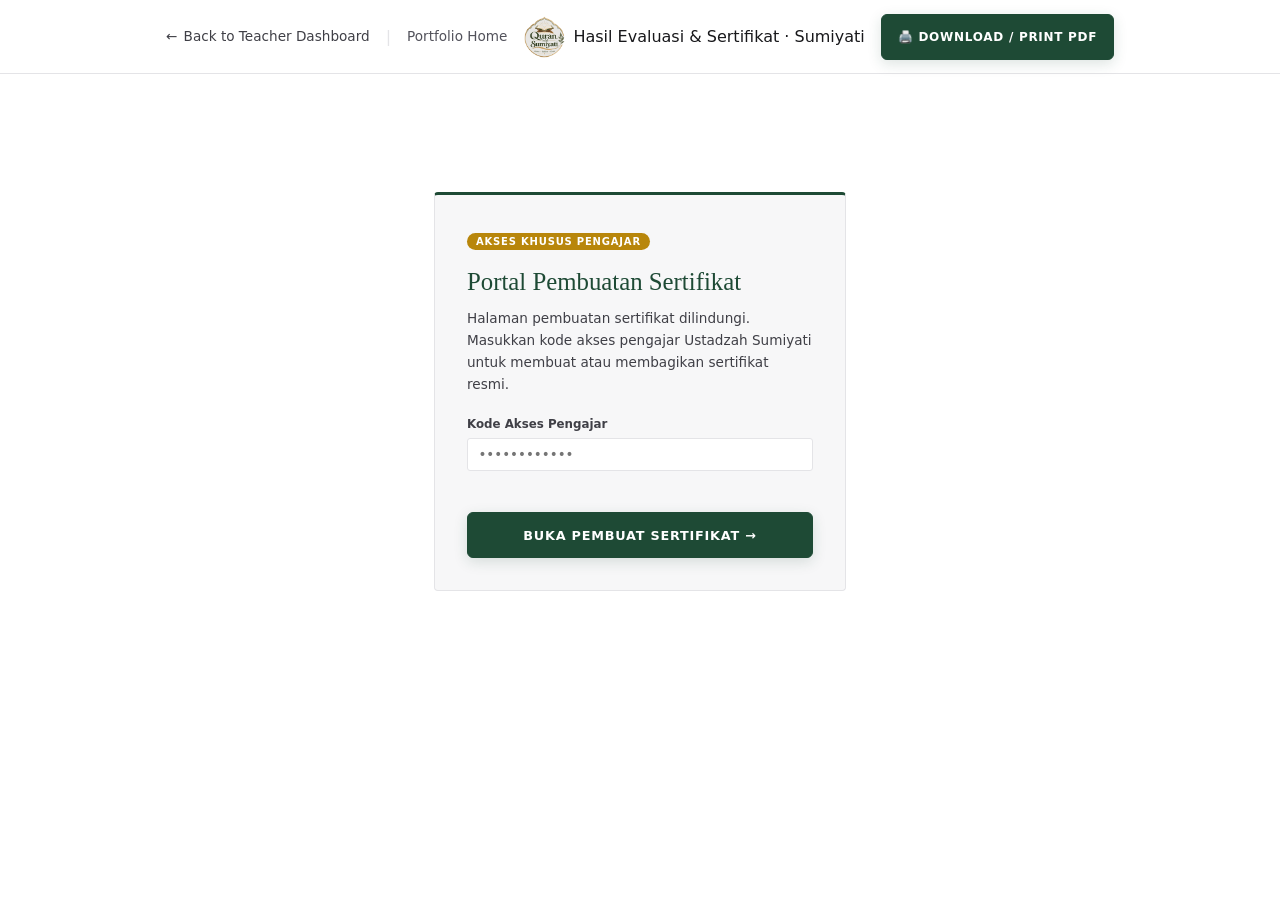
<file: certificate.html>
<!doctype html>
<html lang="id">
<head>
  <meta charset="UTF-8" />
  <meta name="viewport" content="width=device-width, initial-scale=1.0, viewport-fit=cover" />
  <title>Hasil Evaluasi &amp; Sertifikat · Sumiyati</title>
  <meta name="description" content="Laporan Hasil Evaluasi & Sertifikat Resmi Program Al-Qur'an bersama Ustadzah Sumiyati." />
  <meta name="author" content="Sumiyati" />
  <meta name="referrer" content="strict-origin-when-cross-origin" />
  <meta http-equiv="X-Content-Type-Options" content="nosniff" />
  <meta http-equiv="Content-Security-Policy" content="default-src 'self'; script-src 'self' 'unsafe-inline'; style-src 'self' 'unsafe-inline' https://fonts.googleapis.com; font-src 'self' https://fonts.gstatic.com; img-src 'self' data: https:; connect-src 'self' https://*.supabase.co https://script.google.com https://script.googleusercontent.com; frame-ancestors 'none'; base-uri 'self';" />

  <link rel="icon" type="image/x-icon" href="/favicon.ico" />
  <link rel="shortcut icon" href="/favicon.ico" />
  <link rel="icon" type="image/png" sizes="48x48" href="/favicon-48x48.png" />
  <link rel="icon" type="image/png" sizes="32x32" href="/favicon-32x32.png" />
  <link rel="icon" type="image/png" sizes="192x192" href="/favicon-192x192.png" />
  <link rel="apple-touch-icon" sizes="180x180" href="/apple-touch-icon.png" />
  <link rel="manifest" href="/site.webmanifest" />
  <link rel="preconnect" href="https://fonts.googleapis.com" />
  <link rel="preconnect" href="https://fonts.gstatic.com" crossorigin />
  <link href="https://fonts.googleapis.com/css2?family=Barlow+Condensed:wght@700;800&family=Fraunces:ital,opsz,wght@0,9..144,400;0,9..144,600&family=Inter:wght@400;500;600;700&family=Open+Sans:wght@400;600;700&display=swap" rel="stylesheet" />
  <link rel="stylesheet" href="style.css?v=2" />

  <style>
    .cert-workspace {
      max-width: 1260px;
      margin: 0 auto;
      padding: 5.5rem 1.5rem 4rem;
      display: grid;
      grid-template-columns: 350px 1fr;
      gap: 2rem;
      align-items: start;
    }
    body.student-view-only .cert-workspace {
      grid-template-columns: 1fr;
      justify-items: center;
    }
    body.student-view-only .cert-editor-panel {
      display: none !important;
    }

    /* Left Editor Panel */
    .cert-editor-panel {
      background: var(--card);
      border: 1px solid var(--border);
      border-top: 3px solid var(--green);
      border-radius: 4px;
      padding: 1.35rem;
      position: sticky;
      top: 5rem;
    }
    .cert-editor-title {
      font-family: var(--ff-d);
      font-size: 1.15rem;
      font-weight: 600;
      color: var(--green);
      margin-bottom: .25rem;
    }
    .cert-editor-sub {
      font-size: .78rem;
      color: var(--muted);
      margin-bottom: 1rem;
    }
    .cert-field {
      margin-bottom: .75rem;
    }
    .cert-field label {
      display: block;
      font-size: .74rem;
      font-weight: 600;
      color: var(--sub);
      margin-bottom: .25rem;
    }
    .cert-field input,
    .cert-field select,
    .cert-field textarea {
      width: 100%;
      padding: .48rem .65rem;
      font-family: var(--ff-b);
      font-size: .84rem;
      border: 1px solid var(--border);
      border-radius: 3px;
      background: var(--bg);
      color: var(--fg);
    }
    .cert-field textarea {
      resize: vertical;
      min-height: 64px;
      line-height: 1.45;
    }
    .cert-field-row {
      display: grid;
      grid-template-columns: 1fr 1fr;
      gap: .6rem;
    }

    /* A4 Portrait Certificate Sheet (Exact Demo Layout) */
    .cert-preview-wrap {
      width: 100%;
      overflow-x: auto;
      display: flex;
      justify-content: center;
    }
    .cert-sheet {
      width: 794px;
      min-height: 1123px;
      background: #ffffff;
      color: #111111;
      font-family: 'Open Sans', 'Inter', sans-serif;
      position: relative;
      padding: 46px 58px 80px;
      box-shadow: 0 14px 40px rgba(0, 0, 0, 0.10);
      border: 1px solid #e4e4e7;
      display: flex;
      flex-direction: column;
      justify-content: space-between;
      overflow: hidden;
    }

    /* Top Header Logos */
    .cert-top-bar {
      display: flex;
      justify-content: space-between;
      align-items: center;
      margin-bottom: 22px;
    }
    .cert-brand-left {
      display: flex;
      align-items: center;
      gap: 12px;
    }
    .cert-kufic-box {
      width: 60px;
      height: 60px;
      flex-shrink: 0;
    }
    .cert-brand-left-text {
      font-family: 'Inter', sans-serif;
      font-size: 14.5px;
      font-weight: 700;
      line-height: 1.18;
      letter-spacing: 0.04em;
      color: #111111;
      text-transform: uppercase;
    }
    .cert-brand-right {
      display: flex;
      align-items: center;
      gap: 14px;
    }
    .cert-rehal-icon {
      width: 78px;
      height: 60px;
      flex-shrink: 0;
    }
    .cert-brand-divider {
      width: 1.5px;
      height: 52px;
      background: #222222;
    }
    .cert-brand-right-text {
      font-family: 'Inter', sans-serif;
      font-size: 18px;
      font-weight: 500;
      line-height: 1.22;
      letter-spacing: 0.05em;
      color: #111111;
      text-transform: uppercase;
    }

    /* Main Title: HASIL EVALUASI */
    .cert-main-heading {
      text-align: center;
      font-family: 'Barlow Condensed', sans-serif;
      font-size: 56px;
      font-weight: 800;
      letter-spacing: 0.03em;
      color: #0b1311;
      text-transform: uppercase;
      margin: 4px 0 22px;
      line-height: 1;
    }

    /* Outer Green Border Box */
    .cert-green-box {
      border: 1.6px solid #2d6a4f;
      padding: 36px 46px 34px;
      flex: 1;
      display: flex;
      flex-direction: column;
      justify-content: space-between;
    }

    .cert-intro-text {
      font-size: 16.5px;
      line-height: 1.55;
      color: #1a1a1a;
      margin-bottom: 18px;
    }

    /* Student Identity Table */
    .cert-student-info {
      margin: 0 auto 22px 72px;
      border-collapse: collapse;
    }
    .cert-student-info td {
      padding: 3px 0;
      font-size: 18px;
      font-weight: 700;
      color: #111111;
      vertical-align: top;
    }
    .cert-student-info td.lbl {
      width: 125px;
    }
    .cert-student-info td.colon {
      width: 18px;
      text-align: center;
    }

    .cert-eval-lead {
      font-size: 16.5px;
      line-height: 1.5;
      color: #1a1a1a;
      margin-bottom: 18px;
    }

    /* Score Table */
    .cert-score-table {
      width: 480px;
      margin: 0 auto 10px;
      border-collapse: collapse;
      border: 1.4px solid #222222;
      text-align: center;
    }
    .cert-score-table th,
    .cert-score-table td {
      border: 1.2px solid #222222;
      padding: 8px 14px;
      color: #111111;
    }
    .cert-score-table th {
      font-size: 16.5px;
      font-weight: 700;
      background: #ffffff;
    }
    .cert-score-table td.score-val {
      font-size: 18.5px;
      font-weight: 700;
      padding: 15px 12px;
      width: 115px;
    }
    .cert-score-table td.predikat-val {
      font-size: 19px;
      font-weight: 700;
      padding: 15px 16px;
    }

    .cert-predicate-note {
      text-align: center;
      font-size: 11.8px;
      color: #222222;
      margin-bottom: 24px;
    }

    .cert-closing-text {
      font-size: 15.5px;
      line-height: 1.5;
      color: #1a1a1a;
      margin-bottom: 16px;
      white-space: pre-line;
    }

    .cert-advice-box {
      background: rgba(30, 74, 53, 0.04);
      border: 1px solid rgba(30, 74, 53, 0.25);
      border-left: 3.5px solid #b8860b;
      padding: 10px 14px;
      border-radius: 3px;
      margin-bottom: 16px;
    }
    .cert-advice-label {
      font-size: 11.5px;
      font-weight: 700;
      text-transform: uppercase;
      letter-spacing: 0.05em;
      color: #1e4a35;
      margin-bottom: 3px;
    }
    .cert-advice-content {
      font-size: 14px;
      font-style: italic;
      line-height: 1.48;
      color: #1a1a1a;
      white-space: pre-line;
    }

    .cert-issued-meta {
      border-collapse: collapse;
      margin-bottom: 14px;
    }
    .cert-issued-meta td {
      font-size: 16px;
      color: #1a1a1a;
      padding: 2px 0;
    }
    .cert-issued-meta td.meta-lbl {
      width: 120px;
    }
    .cert-issued-meta td.meta-colon {
      width: 14px;
      text-align: center;
    }

    /* Signature Area (In Sumiyati's Name Only) */
    .cert-sign-section {
      margin-top: 6px;
      text-align: center;
    }
    .cert-mengetahui {
      font-size: 16.5px;
      color: #1a1a1a;
      margin-bottom: 12px;
    }
    .cert-sign-columns {
      display: flex;
      justify-content: center;
      align-items: flex-end;
      margin-top: 4px;
    }
    .cert-sign-box {
      position: relative;
      min-width: 260px;
      text-align: center;
    }
    .cert-sign-role {
      font-size: 16.5px;
      color: #1a1a1a;
      margin-bottom: 4px;
    }
    .cert-sign-visual {
      position: relative;
      height: 92px;
      display: flex;
      align-items: center;
      justify-content: center;
    }
    /* Subtle watermark behind signature like the demo PDF */
    .cert-sign-watermark {
      position: absolute;
      display: flex;
      align-items: center;
      gap: 7px;
      opacity: 0.18;
      pointer-events: none;
      transform: translateX(18px);
    }
    .cert-sign-watermark svg {
      width: 40px;
      height: 40px;
    }
    .cert-sign-watermark-text {
      text-align: left;
      font-size: 9.5px;
      font-weight: 800;
      letter-spacing: 0.05em;
      line-height: 1.15;
      color: #1e4a35;
      text-transform: uppercase;
    }
    .cert-sign-img {
      position: relative;
      z-index: 2;
      height: 86px;
      width: auto;
      object-fit: contain;
    }
    .cert-sign-name {
      font-size: 16.5px;
      font-weight: 700;
      color: #111111;
      margin-top: 2px;
    }

    /* Bottom Footer matching Demo PDF */
    .cert-bottom-footer {
      margin-top: 20px;
      display: flex;
      align-items: center;
      gap: 18px;
      font-size: 11px;
      color: #222222;
    }
    .cert-qr-box {
      width: 54px;
      height: 54px;
      flex-shrink: 0;
    }
    .cert-office-info {
      line-height: 1.38;
    }
    .cert-office-info strong {
      display: block;
      font-weight: 700;
      color: #111111;
    }
    .cert-footer-vrule {
      width: 1.5px;
      height: 52px;
      background: #222222;
      margin: 0 4px;
    }
    .cert-socials-list {
      display: flex;
      flex-direction: column;
      gap: 2.5px;
      font-size: 11px;
    }
    .cert-social-item {
      display: flex;
      align-items: center;
      gap: 6px;
    }
    .cert-social-badge {
      display: inline-flex;
      align-items: center;
      justify-content: center;
      width: 14px;
      height: 14px;
      border-radius: 50%;
      background: #1e4a35;
      color: #ffffff;
      font-size: 8.5px;
      font-weight: 700;
    }

    /* Decorative Bottom Corner Bars (matching Demo PDF) */
    .cert-corner-bar-left {
      position: absolute;
      bottom: 0;
      left: 0;
      width: 140px;
      height: 14px;
      background: #1e4a35;
      clip-path: polygon(0 0, 88% 0, 100% 100%, 0% 100%);
    }
    .cert-corner-ribbon-right {
      position: absolute;
      bottom: 0;
      right: 0;
      width: 74px;
      height: 74px;
      pointer-events: none;
    }

    @media (max-width: 1100px) {
      .cert-workspace {
        grid-template-columns: 1fr;
      }
      .cert-editor-panel {
        position: static;
      }
    }

    /* Exact Single-Page A4 Print Formatting */
    @media print {
      @page {
        size: A4 portrait;
        margin: 0;
      }
      html, body {
        background: #ffffff !important;
        margin: 0 !important;
        padding: 0 !important;
      }
      header.course-nav,
      footer,
      .cert-editor-panel,
      .student-print-bar {
        display: none !important;
      }
      .cert-workspace {
        display: block !important;
        padding: 0 !important;
        margin: 0 !important;
        max-width: none !important;
      }
      .cert-preview-wrap {
        display: block !important;
        overflow: visible !important;
      }
      .cert-sheet {
        width: 210mm !important;
        height: 297mm !important;
        min-height: 297mm !important;
        box-shadow: none !important;
        border: none !important;
        margin: 0 auto !important;
        padding: 14mm 16mm 20mm !important;
        -webkit-print-color-adjust: exact !important;
        print-color-adjust: exact !important;
      }
    }
  </style>
</head>
<body class="course-page">

  <!-- Top Navigation -->
  <header class="course-nav">
    <div class="wrap course-nav-inner">
      <div style="display:flex;align-items:center;gap:1rem;">
        <a href="admin.html" class="back-link" id="navBackAdmin">
          <span class="back-arrow" aria-hidden="true">←</span>
          <span>Back to Teacher Dashboard</span>
        </a>
        <span style="color:var(--border);">|</span>
        <a href="index.html" class="back-link" style="color:var(--muted);font-weight:500;">
          <span>Portfolio Home</span>
        </a>
      </div>
      <div class="course-nav-brand" style="display:flex;align-items:center;gap:.5rem;">
        <img src="sumiyati-logo.png?v=4" alt="Quran with Sumiyati Logo" style="width:42px;height:42px;object-fit:contain;" />
        <span class="brand-name">Hasil Evaluasi &amp; Sertifikat · Sumiyati</span>
      </div>
      <div class="course-nav-actions">
        <button type="button" class="btn btn-primary" style="padding:.45rem 1rem;font-size:.75rem;" onclick="window.print()">
          🖨️ Download / Print PDF
        </button>
      </div>
    </div>
  </header>

  <!-- Student View Action Bar (Visible when student opens shared link) -->
  <div class="wrap student-print-bar" id="studentActionBanner" style="display:none;margin-top:5.5rem;margin-bottom:-4rem;">
    <div id="studentBannerInner" style="background:var(--card);border:1px solid var(--border);padding:.85rem 1.25rem;border-radius:4px;display:flex;justify-content:space-between;align-items:center;flex-wrap:wrap;gap:1rem;">
      <div style="font-size:.88rem;color:var(--sub);">
        🎓 <strong>Official Evaluation Report &amp; Certificate</strong> issued by Ustadzah Sumiyati
        <span id="certVerifiedBadge" style="display:inline-block;margin-left:.5rem;padding:.18rem .55rem;background:rgba(30,74,53,.1);color:var(--green);border:1px solid rgba(30,74,53,.25);border-radius:99px;font-size:.73rem;font-weight:600;">✅ Terverifikasi Resmi</span>
      </div>
      <div style="display:flex;gap:.6rem;">
        <button type="button" class="btn btn-primary" style="padding:.45rem 1rem;font-size:.75rem;" onclick="window.print()">
          🖨️ Download PDF / Print
        </button>
      </div>
    </div>
  </div>

  <!-- Instructor Passcode Gate (Protects Certificate Generator from unauthorized public access) -->
  <section id="certAuthGate" class="wrap" style="display:none;padding:7rem 1.5rem 4rem;max-width:460px;margin:0 auto;">
    <div style="background:var(--card);border:1px solid var(--border);border-top:3px solid var(--green);padding:2rem;border-radius:4px;">
      <span class="paywall-pill">Akses Khusus Pengajar</span>
      <h2 style="font-family:var(--ff-d);color:var(--green);font-weight:400;font-size:1.55rem;margin:.6rem 0 .4rem;">
        Portal Pembuatan Sertifikat
      </h2>
      <p style="font-size:.85rem;color:var(--sub);margin-bottom:1.25rem;line-height:1.6;">
        Halaman pembuatan sertifikat dilindungi. Masukkan kode akses pengajar Ustadzah Sumiyati untuk membuat atau membagikan sertifikat resmi.
      </p>
      <form onsubmit="handleCertAdminLogin(event)" autocomplete="off">
        <div class="cert-field">
          <label for="certAdminPinInput">Kode Akses Pengajar</label>
          <input type="password" id="certAdminPinInput" placeholder="••••••••••••" required autocomplete="current-password" />
        </div>
        <div id="certAdminLoginError" style="font-size:.8rem;color:#b91c1c;margin-bottom:.75rem;min-height:1.1rem;"></div>
        <button type="submit" class="btn btn-primary" style="width:100%;">
          Buka Pembuat Sertifikat →
        </button>
      </form>
    </div>
  </section>

  <main class="cert-workspace" id="certMainWorkspace">

    <!-- Left Live Control Panel (For Instructor) -->
    <aside class="cert-editor-panel" aria-label="Certificate Customizer">
      <h2 class="cert-editor-title">🎓 Buat Hasil Evaluasi</h2>
      <p class="cert-editor-sub">Pilih santri dari daftar atau isi langsung untuk mencetak PDF sertifikat resmi atas nama <strong>Sumiyati</strong>.</p>

      <div class="cert-field">
        <label for="selectStudentRoster">Pilih dari Daftar Santri (Opsional)</label>
        <select id="selectStudentRoster" onchange="handlePickStudent(this.value)">
          <option value="">— Ketik Manual / Pilih Santri —</option>
        </select>
      </div>

      <div class="cert-field">
        <label for="inpRightCourseTitle">Nama Kursus (Header Kanan Atas)</label>
        <input type="text" id="inpRightCourseTitle" value="QURAN COURSE" placeholder="Contoh: QURAN COURSE / PRE-TAJWEED CLASS" oninput="syncCertPreview()" />
      </div>

      <div class="cert-field">
        <label for="inpProgramLine">Baris Program Pembuka</label>
        <input type="text" id="inpProgramLine" value="Program Kelas Pra-Tajwid &amp; Tahsin Al-Qur'an bersama Ustadzah Sumiyati" oninput="syncCertPreview()" />
      </div>

      <div class="cert-field">
        <label for="inpStudentName">Nama Peserta (Nama Santri)</label>
        <input type="text" id="inpStudentName" value="Hafni Fajria" oninput="syncCertPreview()" />
      </div>

      <div class="cert-field-row">
        <div class="cert-field">
          <label for="inpCapaian">Capaian / Materi</label>
          <input type="text" id="inpCapaian" value="Kelas Pra-Tajwid (Kelas 01–18)" oninput="syncCertPreview()" />
        </div>
        <div class="cert-field">
          <label for="inpKehadiran">Kehadiran</label>
          <input type="text" id="inpKehadiran" value="100%" oninput="syncCertPreview()" />
        </div>
      </div>

      <div class="cert-field">
        <label for="inpEvalType">Kalimat Jenis Evaluasi</label>
        <input type="text" id="inpEvalType" value="Telah mengikuti evaluasi akhir dengan hasil sebagai berikut:" oninput="syncCertPreview()" />
      </div>

      <div class="cert-field-row">
        <div class="cert-field">
          <label for="inpCol1Lbl">Label Nilai 1</label>
          <input type="text" id="inpCol1Lbl" value="Bacaan" oninput="syncCertPreview()" />
        </div>
        <div class="cert-field">
          <label for="inpCol2Lbl">Label Nilai 2</label>
          <input type="text" id="inpCol2Lbl" value="Hafalan" oninput="syncCertPreview()" />
        </div>
      </div>

      <div class="cert-field-row">
        <div class="cert-field">
          <label for="inpScore1">Nilai Bacaan (0-100)</label>
          <input type="number" id="inpScore1" value="82" min="0" max="100" oninput="handleScoreChange()" />
        </div>
        <div class="cert-field">
          <label for="inpScore2">Nilai Hafalan / Praktik</label>
          <input type="number" id="inpScore2" value="79" min="0" max="100" oninput="handleScoreChange()" />
        </div>
      </div>

      <div class="cert-field">
        <label for="inpKeterangan">Keterangan Predikat</label>
        <input type="text" id="inpKeterangan" value="Jayyid" oninput="syncCertPreview()" />
      </div>

      <div class="cert-field">
        <label for="inpAdviceNote">Nasihat &amp; Pesan Kebaikan Pengajar (Advice &amp; Good Words)</label>
        <textarea id="inpAdviceNote" rows="3" placeholder="Tulis nasihat, doa, atau pesan semangat khusus untuk santri di sini..." oninput="syncCertPreview()">Teruslah istiqamah memperbaiki bacaan dan meluangkan waktu terbaik setiap hari bersama Al-Qur'an. Semoga Allah memberkahi setiap huruf yang dilantunkan.</textarea>
      </div>

      <div class="cert-field">
        <label for="inpClosingText">Kalimat Penutup Sertifikat</label>
        <textarea id="inpClosingText" rows="2" oninput="syncCertPreview()">Demikian laporan hasil evaluasi ini disampaikan, semoga bisa menjadi motivasi untuk selalu berinteraksi dengan Al-Qur’an.</textarea>
      </div>

      <div class="cert-field-row">
        <div class="cert-field">
          <label for="inpCity">Dikeluarkan di</label>
          <input type="text" id="inpCity" value="Indonesia" oninput="syncCertPreview()" />
        </div>
        <div class="cert-field">
          <label for="inpDate">Tertanggal</label>
          <input type="text" id="inpDate" value="21 Juni 2026" oninput="syncCertPreview()" />
        </div>
      </div>

      <div class="cert-field">
        <label for="inpInstructorName">Nama Pengajar (Tanda Tangan)</label>
        <input type="text" id="inpInstructorName" value="Sumiyati, SE, MS" oninput="syncCertPreview()" />
      </div>

      <div style="display:flex;flex-direction:column;gap:.55rem;margin-top:1.1rem;">
        <button type="button" class="btn btn-primary" style="width:100%;" onclick="window.print()">
          🖨️ Download / Cetak PDF Sekarang
        </button>
        <button type="button" class="btn btn-secondary" style="width:100%;" onclick="shareCertificateWhatsApp()">
          📲 Kirim Link Sertifikat via WhatsApp
        </button>
      </div>
    </aside>

    <!-- Right A4 Certificate Preview -->
    <section class="cert-preview-wrap" aria-label="Certificate Preview">
      <div class="cert-sheet" id="certificateSheet">

        <div>
          <!-- Top Brand Logos (Sumiyati Only) -->
          <div class="cert-top-bar">
            <!-- Left Emblem: New Sumiyati Logo + Brand Text -->
            <div class="cert-brand-left">
              <img src="sumiyati-logo.png?v=4" alt="Qur'an With Sumiyati Logo" class="cert-kufic-box" style="width:84px;height:84px;object-fit:contain;" />
              <div class="cert-brand-left-text">
                QUR'AN WITH<br/>
                SUMIYATI<br/>
                INDONESIA
              </div>
            </div>

            <!-- Right Emblem: New Sumiyati Logo + Dynamic Course Name -->
            <div class="cert-brand-right">
              <img src="sumiyati-logo.png?v=4" alt="Quran Course Sumiyati Logo" class="cert-rehal-icon" style="width:84px;height:84px;object-fit:contain;" />
              <div class="cert-brand-divider"></div>
              <div class="cert-brand-right-text" id="outRightCourseTitle" style="white-space:pre-line;">QURAN
COURSE</div>
            </div>
          </div>

          <!-- Main Heading -->
          <h1 class="cert-main-heading">HASIL EVALUASI</h1>

          <!-- Outer Green Border Box -->
          <div class="cert-green-box">
            <div>
              <p class="cert-intro-text">
                <span id="outProgramLine">Program Kelas Pra-Tajwid &amp; Tahsin Al-Qur'an bersama Ustadzah Sumiyati</span><br/>
                menerangkan bahwa:
              </p>

              <!-- Student Details -->
              <table class="cert-student-info">
                <tr>
                  <td class="lbl">Nama</td>
                  <td class="colon">:</td>
                  <td id="outStudentName">Hafni Fajria</td>
                </tr>
                <tr>
                  <td class="lbl">Capaian</td>
                  <td class="colon">:</td>
                  <td id="outCapaian">Kelas Pra-Tajwid (Kelas 01–18)</td>
                </tr>
                <tr>
                  <td class="lbl">Kehadiran</td>
                  <td class="colon">:</td>
                  <td id="outKehadiran">100%</td>
                </tr>
              </table>

              <p class="cert-eval-lead" id="outEvalType">
                Telah mengikuti evaluasi akhir dengan hasil sebagai berikut:
              </p>

              <!-- Score Table -->
              <table class="cert-score-table">
                <thead>
                  <tr>
                    <th colspan="2">Nilai</th>
                    <th rowspan="2" style="width:240px;">Keterangan</th>
                  </tr>
                  <tr>
                    <th id="outCol1Lbl">Bacaan</th>
                    <th id="outCol2Lbl">Hafalan</th>
                  </tr>
                </thead>
                <tbody>
                  <tr>
                    <td class="score-val" id="outScore1">82</td>
                    <td class="score-val" id="outScore2">79</td>
                    <td class="predikat-val" id="outKeterangan">Jayyid</td>
                  </tr>
                </tbody>
              </table>

              <p class="cert-predicate-note">
                Keterangan predikat penilaian: Mumtaz (91-100), Jayyid jiddan (81-90), Jayyid (71-80), Maqbul (61-70)
              </p>

              <!-- Personal Advice & Good Words from Ustadzah Sumiyati -->
              <div class="cert-advice-box" id="outAdviceBox">
                <div class="cert-advice-label">Nasihat &amp; Pesan Ustadzah:</div>
                <div class="cert-advice-content" id="outAdviceNote">Teruslah istiqamah memperbaiki bacaan dan meluangkan waktu terbaik setiap hari bersama Al-Qur'an. Semoga Allah memberkahi setiap huruf yang dilantunkan.</div>
              </div>

              <p class="cert-closing-text" id="outClosingText">Demikian laporan hasil evaluasi ini disampaikan, semoga bisa menjadi motivasi untuk selalu berinteraksi dengan Al-Qur’an.</p>

              <table class="cert-issued-meta">
                <tr>
                  <td class="meta-lbl">Dikeluarkan di</td>
                  <td class="meta-colon">:</td>
                  <td id="outCity">Indonesia</td>
                </tr>
                <tr>
                  <td class="meta-lbl">Tertanggal</td>
                  <td class="meta-colon">:</td>
                  <td id="outDate">21 Juni 2026</td>
                </tr>
              </table>
            </div>

            <!-- Signature Block (In the Name of Sumiyati ONLY) -->
            <div class="cert-sign-section">
              <div class="cert-mengetahui">Mengetahui,</div>
              <div class="cert-sign-columns">
                <div class="cert-sign-box">
                  <div class="cert-sign-role">Pengajar</div>
                  <div class="cert-sign-visual">
                    <!-- Watermark emblem behind signature -->
                    <div class="cert-sign-watermark">
                      <img src="sumiyati-logo.png?v=4" alt="" style="width:56px;height:56px;object-fit:contain;" />
                      <div class="cert-sign-watermark-text">
                        QUR'AN WITH<br/>
                        SUMIYATI<br/>
                        INDONESIA
                      </div>
                    </div>
                    <!-- Authentic Extracted Signature of Sumiyati -->
                    <img src="sumiyati-signature.png" alt="Tanda Tangan Sumiyati" class="cert-sign-img" />
                  </div>
                  <div class="cert-sign-name" id="outInstructorName">Sumiyati, SE, MS</div>
                </div>
              </div>
            </div>

          </div>
        </div>

        <!-- Bottom Footer matching Demo PDF -->
        <div class="cert-bottom-footer">
          <!-- Crisp Verification QR SVG -->
          <svg class="cert-qr-box" viewBox="0 0 100 100" fill="none" xmlns="http://www.w3.org/2000/svg">
            <rect width="100" height="100" fill="#ffffff"/>
            <rect x="6" y="6" width="28" height="28" stroke="#111111" stroke-width="6"/>
            <rect x="14" y="14" width="12" height="12" fill="#111111"/>
            <rect x="66" y="6" width="28" height="28" stroke="#111111" stroke-width="6"/>
            <rect x="74" y="14" width="12" height="12" fill="#111111"/>
            <rect x="6" y="66" width="28" height="28" stroke="#111111" stroke-width="6"/>
            <rect x="14" y="74" width="12" height="12" fill="#111111"/>
            <rect x="42" y="10" width="8" height="8" fill="#111111"/>
            <rect x="50" y="18" width="8" height="16" fill="#111111"/>
            <rect x="42" y="42" width="16" height="16" fill="#1e4a35"/>
            <rect x="10" y="42" width="16" height="8" fill="#111111"/>
            <rect x="26" y="50" width="8" height="8" fill="#111111"/>
            <rect x="66" y="42" width="12" height="8" fill="#111111"/>
            <rect x="82" y="50" width="12" height="12" fill="#111111"/>
            <rect x="42" y="66" width="10" height="18" fill="#111111"/>
            <rect x="58" y="74" width="16" height="10" fill="#111111"/>
            <rect x="78" y="78" width="16" height="16" fill="#111111"/>
            <rect x="62" y="60" width="10" height="8" fill="#111111"/>
          </svg>

          <div class="cert-office-info">
            <strong>Program Pembelajaran Al-Qur'an:</strong>
            Kelas Pra-Tajwid, Tahsin &amp; Tahfizh<br/>
            Bersama Ustadzah Sumiyati<br/>
            Indonesia
          </div>

          <div class="cert-footer-vrule"></div>

          <div class="cert-socials-list">
            <div class="cert-social-item">
              <span class="cert-social-badge">🌐</span>
              <span>quranwithsumiyati.github.io</span>
            </div>
            <div class="cert-social-item">
              <span class="cert-social-badge">📷</span>
              <span>@sumiyati.ambri</span>
            </div>
            <div class="cert-social-item">
              <span class="cert-social-badge">✉️</span>
              <span>sumiyatiambri@gmail.com</span>
            </div>
            <div class="cert-social-item">
              <span class="cert-social-badge">✓</span>
              <span id="outCertCode">ID: SQ-2026-001</span>
            </div>
          </div>
        </div>

        <!-- Decorative Bottom Left & Right Accents (Matching Demo PDF) -->
        <div class="cert-corner-bar-left"></div>
        <svg class="cert-corner-ribbon-right" viewBox="0 0 80 80" fill="none" xmlns="http://www.w3.org/2000/svg">
          <polygon points="80,0 80,28 28,80 0,80" fill="#dfa82c"/>
          <polygon points="80,28 80,56 56,80 28,80" fill="#2d6a4f"/>
          <polygon points="80,56 80,80 56,80" fill="#1e4a35"/>
        </svg>

      </div>
    </section>

  </main>

  <script src="course-auth.js?v=8"></script>
  <script>
    let activeStudentPhone = '';

    function handleCertAdminLogin(e) {
      e.preventDefault();
      if (!window.SumiyatiAuth) return;
      const pin = document.getElementById('certAdminPinInput').value || '';
      const errEl = document.getElementById('certAdminLoginError');
      const res = SumiyatiAuth.loginAdmin(pin);
      if (res.ok) {
        errEl.textContent = '';
        document.getElementById('certAuthGate').style.display = 'none';
        document.getElementById('certMainWorkspace').style.display = '';
        populateStudentDropdown();
      } else if (res.error === 'rate_limited') {
        errEl.textContent = `Terlalu banyak percobaan. Coba lagi dalam ${res.waitSeconds} detik.`;
      } else {
        errEl.textContent = `Kode akses salah. Sisa percobaan: ${res.remainingAttempts ?? 4}`;
      }
    }

    function computePredikat(s1, s2) {
      const n1 = Number(s1) || 0;
      const n2 = Number(s2) || 0;
      const avg = Math.round((n1 + n2) / 2);
      if (avg >= 91) return 'Mumtaz';
      if (avg >= 81) return 'Jayyid Jiddan';
      if (avg >= 71) return 'Jayyid';
      return 'Maqbul';
    }

    function handleScoreChange() {
      const s1 = document.getElementById('inpScore1').value;
      const s2 = document.getElementById('inpScore2').value;
      document.getElementById('inpKeterangan').value = computePredikat(s1, s2);
      syncCertPreview();
    }

    function formatRightCourseHeader(rawText) {
      const clean = String(rawText || 'QURAN COURSE').trim();
      if (!clean) return 'QURAN\nCOURSE';
      if (clean.includes('\n')) return clean;
      if (clean.includes('/')) {
        return clean.split('/').map(s => s.trim()).filter(Boolean).join('\n');
      }
      const words = clean.split(/\s+/);
      if (words.length === 2) {
        return `${words[0]}\n${words[1]}`;
      }
      if (words.length > 2) {
        const mid = Math.ceil(words.length / 2);
        return `${words.slice(0, mid).join(' ')}\n${words.slice(mid).join(' ')}`;
      }
      return clean;
    }

    function syncCertPreview() {
      const rightCourse = document.getElementById('inpRightCourseTitle')?.value || 'QURAN COURSE';
      const name = document.getElementById('inpStudentName').value || 'Nama Peserta';
      const capaian = document.getElementById('inpCapaian').value || '-';
      const kehadiran = document.getElementById('inpKehadiran').value || '100%';
      const prog = document.getElementById('inpProgramLine').value || '';
      const evalType = document.getElementById('inpEvalType').value || '';
      const col1 = document.getElementById('inpCol1Lbl').value || 'Bacaan';
      const col2 = document.getElementById('inpCol2Lbl').value || 'Hafalan';
      const s1 = document.getElementById('inpScore1').value || '0';
      const s2 = document.getElementById('inpScore2').value || '0';
      const ket = document.getElementById('inpKeterangan').value || 'Mumtaz';
      const city = document.getElementById('inpCity').value || 'Indonesia';
      const date = document.getElementById('inpDate').value || '';
      const instructor = document.getElementById('inpInstructorName').value || 'Sumiyati, SE, MS';
      const advice = (document.getElementById('inpAdviceNote')?.value || '').trim();
      const closing = document.getElementById('inpClosingText')?.value || 'Demikian laporan hasil evaluasi ini disampaikan, semoga bisa menjadi motivasi untuk selalu berinteraksi dengan Al-Qur’an.';

      const outRightCourseEl = document.getElementById('outRightCourseTitle');
      if (outRightCourseEl) {
        outRightCourseEl.textContent = formatRightCourseHeader(rightCourse);
      }
      document.getElementById('outProgramLine').textContent = prog;
      document.getElementById('outStudentName').textContent = name;
      document.getElementById('outCapaian').textContent = capaian;
      document.getElementById('outKehadiran').textContent = kehadiran;
      document.getElementById('outEvalType').textContent = evalType;
      document.getElementById('outCol1Lbl').textContent = col1;
      document.getElementById('outCol2Lbl').textContent = col2;
      document.getElementById('outScore1').textContent = s1;
      document.getElementById('outScore2').textContent = s2;
      document.getElementById('outKeterangan').textContent = ket;
      document.getElementById('outCity').textContent = city;
      document.getElementById('outDate').textContent = date;
      document.getElementById('outInstructorName').textContent = instructor;
      document.getElementById('outClosingText').textContent = closing;

      const adviceBox = document.getElementById('outAdviceBox');
      const adviceOut = document.getElementById('outAdviceNote');
      if (adviceBox && adviceOut) {
        if (advice) {
          adviceOut.textContent = advice;
          adviceBox.style.display = 'block';
        } else {
          adviceBox.style.display = 'none';
        }
      }

      const shortHash = Array.from(name).reduce((acc, c) => ((acc << 5) - acc + c.charCodeAt(0)) | 0, 0);
      const codeNum = String(Math.abs(shortHash) % 9000 + 1000);
      document.getElementById('outCertCode').textContent = `ID: SQ-2026-${codeNum}`;
    }

    function populateStudentDropdown() {
      if (!window.SumiyatiAuth) return;
      const sel = document.getElementById('selectStudentRoster');
      const students = SumiyatiAuth.getAllStudents();
      if (!Array.isArray(students) || students.length === 0) return;

      const currentVal = sel.value;
      sel.innerHTML = '<option value="">— Ketik Manual / Pilih Santri —</option>';
      students.forEach(s => {
        const opt = document.createElement('option');
        opt.value = s.id;
        opt.textContent = `${s.name} (${SumiyatiAuth.formatDisplayPhone(s.whatsapp)})`;
        sel.appendChild(opt);
      });
      if (currentVal) sel.value = currentVal;
    }

    function handlePickStudent(studentId) {
      if (!studentId || !window.SumiyatiAuth) return;
      const students = SumiyatiAuth.getAllStudents();
      const s = students.find(x => x.id === studentId);
      if (!s) return;

      activeStudentPhone = s.whatsapp || '';
      document.getElementById('inpStudentName').value = s.name || '';
      document.getElementById('inpCity').value = s.city || 'Indonesia';
      const completedCount = Array.isArray(s.completedClasses) ? s.completedClasses.length : 18;
      const pct = Math.min(100, Math.max(85, Math.round((completedCount / 18) * 100)));
      document.getElementById('inpKehadiran').value = `${pct}%`;
      document.getElementById('inpCapaian').value = `Kelas Pra-Tajwid (Kelas 01–${String(completedCount).padStart(2, '0')})`;
      if (s.cp1Status === 'passed' && s.cp2Status === 'passed') {
        document.getElementById('inpScore1').value = '94';
        document.getElementById('inpScore2').value = '92';
      }
      if (s.notes && s.notes.trim()) {
        document.getElementById('inpAdviceNote').value = s.notes.trim();
      }
      handleScoreChange();
    }

    function getShareableCertificateUrl() {
      const payload = {
        rcourse: document.getElementById('inpRightCourseTitle')?.value || 'QURAN COURSE',
        name: document.getElementById('inpStudentName').value,
        capaian: document.getElementById('inpCapaian').value,
        kehadiran: document.getElementById('inpKehadiran').value,
        prog: document.getElementById('inpProgramLine').value,
        eval: document.getElementById('inpEvalType').value,
        c1: document.getElementById('inpCol1Lbl').value,
        c2: document.getElementById('inpCol2Lbl').value,
        s1: document.getElementById('inpScore1').value,
        s2: document.getElementById('inpScore2').value,
        ket: document.getElementById('inpKeterangan').value,
        advice: document.getElementById('inpAdviceNote').value,
        closing: document.getElementById('inpClosingText').value,
        city: document.getElementById('inpCity').value,
        date: document.getElementById('inpDate').value,
        inst: document.getElementById('inpInstructorName').value
      };
      const sig = window.SumiyatiAuth && SumiyatiAuth.signCertificateData
        ? SumiyatiAuth.signCertificateData(payload)
        : '';
      const params = new URLSearchParams({
        view: '1',
        ...payload,
        sig
      });
      return `${window.location.origin}${window.location.pathname}?${params.toString()}`;
    }

    function shareCertificateWhatsApp() {
      const name = document.getElementById('inpStudentName').value || 'Santri';
      const ket = document.getElementById('inpKeterangan').value || 'Mumtaz';
      const shareUrl = getShareableCertificateUrl();
      const msg = `Assalamu'alaikum ${name}, alhamdulillah berikut adalah Hasil Evaluasi & Sertifikat pembelajaran Al-Qur'an Anda bersama Ustadzah Sumiyati (Predikat: ${ket}):\n\n🎓 Lihat & Unduh PDF Sertifikat:\n${shareUrl}\n\nSemoga menjadi motivasi untuk selalu berinteraksi dengan Al-Qur'an. Barakallahu fiikum! — Ustadzah Sumiyati`;
      const phoneClean = activeStudentPhone ? activeStudentPhone.replace(/[^0-9]/g, '') : '';
      const waUrl = phoneClean
        ? `https://wa.me/${phoneClean}?text=${encodeURIComponent(msg)}`
        : `https://wa.me/?text=${encodeURIComponent(msg)}`;
      window.open(waUrl, '_blank', 'noopener');
    }

    // Initialize from URL query parameters if present
    (function initCertPage() {
      const todayId = new Date().toLocaleDateString('id-ID', {
        day: 'numeric',
        month: 'long',
        year: 'numeric'
      });
      document.getElementById('inpDate').value = todayId;

      const qs = new URLSearchParams(window.location.search);
      const isStudentView = qs.get('view') === '1';

      if (isStudentView) {
        document.body.classList.add('student-view-only');
        document.getElementById('studentActionBanner').style.display = 'block';
        document.getElementById('navBackAdmin').href = 'tahsin-tajweed.html';
        document.getElementById('navBackAdmin').innerHTML = '<span class="back-arrow" aria-hidden="true">←</span><span>Back to Course Portal</span>';
      } else if (window.SumiyatiAuth && !SumiyatiAuth.isAdminLoggedIn()) {
        // Require Instructor authentication before allowing access to Certificate Editor
        document.getElementById('certMainWorkspace').style.display = 'none';
        document.getElementById('certAuthGate').style.display = 'block';
      }

      if (qs.get('rcourse')) document.getElementById('inpRightCourseTitle').value = qs.get('rcourse');
      if (qs.get('name')) document.getElementById('inpStudentName').value = qs.get('name');
      if (qs.get('capaian')) document.getElementById('inpCapaian').value = qs.get('capaian');
      if (qs.get('kehadiran')) document.getElementById('inpKehadiran').value = qs.get('kehadiran');
      if (qs.get('prog')) document.getElementById('inpProgramLine').value = qs.get('prog');
      if (qs.get('eval')) document.getElementById('inpEvalType').value = qs.get('eval');
      if (qs.get('c1')) document.getElementById('inpCol1Lbl').value = qs.get('c1');
      if (qs.get('c2')) document.getElementById('inpCol2Lbl').value = qs.get('c2');
      if (qs.get('s1')) document.getElementById('inpScore1').value = qs.get('s1');
      if (qs.get('s2')) document.getElementById('inpScore2').value = qs.get('s2');
      if (qs.get('ket')) document.getElementById('inpKeterangan').value = qs.get('ket');
      if (qs.get('advice') !== null) document.getElementById('inpAdviceNote').value = qs.get('advice');
      if (qs.get('closing')) document.getElementById('inpClosingText').value = qs.get('closing');
      if (qs.get('city')) document.getElementById('inpCity').value = qs.get('city');
      if (qs.get('date')) document.getElementById('inpDate').value = qs.get('date');
      if (qs.get('inst')) document.getElementById('inpInstructorName').value = qs.get('inst');
      if (qs.get('phone')) activeStudentPhone = qs.get('phone');

      // Verify cryptographic anti-tamper signature when student opens a customized certificate URL
      if (isStudentView && qs.get('name') && window.SumiyatiAuth && SumiyatiAuth.verifyCertificateData) {
        const checkFields = {
          name: document.getElementById('inpStudentName').value,
          capaian: document.getElementById('inpCapaian').value,
          kehadiran: document.getElementById('inpKehadiran').value,
          s1: document.getElementById('inpScore1').value,
          s2: document.getElementById('inpScore2').value,
          ket: document.getElementById('inpKeterangan').value,
          date: document.getElementById('inpDate').value,
          inst: document.getElementById('inpInstructorName').value
        };
        const sigParam = qs.get('sig') || '';
        if (!SumiyatiAuth.verifyCertificateData(checkFields, sigParam)) {
          document.getElementById('certMainWorkspace').style.display = 'none';
          const banner = document.getElementById('studentBannerInner');
          if (banner) {
            banner.innerHTML = '<div style="color:#b91c1c;font-weight:600;font-size:.9rem;">⚠️ Link Sertifikat Tidak Valid atau Telah Diubah Tanpa Izin (Invalid / Tampered Certificate Signature). Silakan minta link sertifikat resmi langsung dari Ustadzah Sumiyati.</div>';
          }
          return;
        }
      }

      syncCertPreview();

      if (window.SumiyatiAuth) {
        populateStudentDropdown();
        if (qs.get('sid')) {
          document.getElementById('selectStudentRoster').value = qs.get('sid');
          handlePickStudent(qs.get('sid'));
        }
        if (SumiyatiAuth.pullFromSupabaseIfConfigured) {
          SumiyatiAuth.pullFromSupabaseIfConfigured().then(() => {
            populateStudentDropdown();
            if (qs.get('sid')) {
              document.getElementById('selectStudentRoster').value = qs.get('sid');
              handlePickStudent(qs.get('sid'));
            }
          });
        }
      }
    })();
  </script>
</body>
</html>
</file>
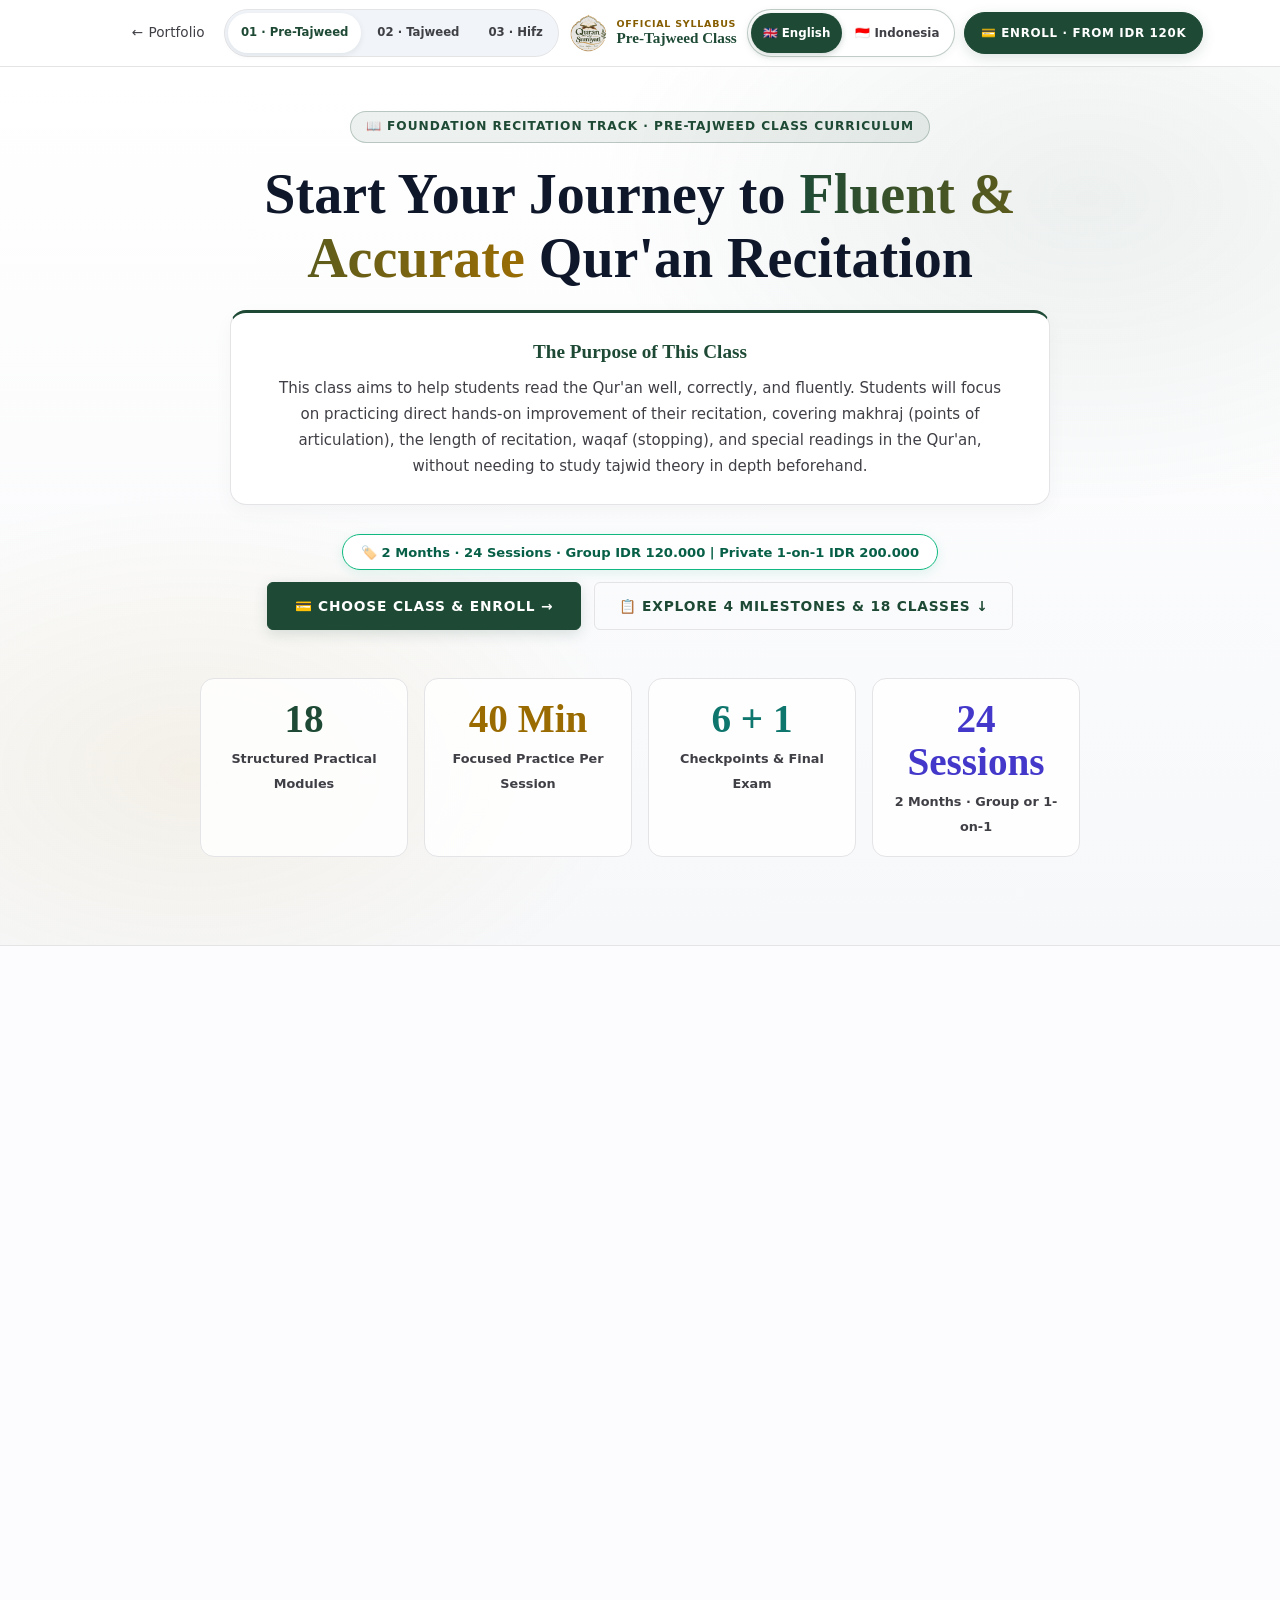
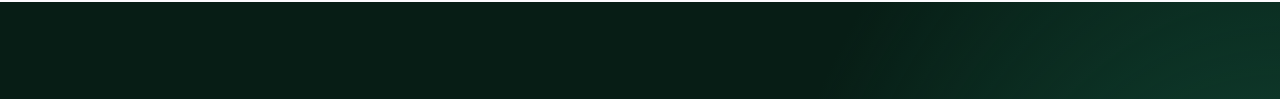
<file: curriculum.html>
<!doctype html>
<html lang="en">
<head>
  <!-- Google tag (gtag.js) -->
  <script async src="https://www.googletagmanager.com/gtm.js?id=GTM-PKRHPWWV"></script>
  <script>
    window.dataLayer = window.dataLayer || [];
    function gtag(){dataLayer.push(arguments);}
    gtag('js', new Date());
  </script>
  <meta charset="UTF-8" />
  <meta name="viewport" content="width=device-width, initial-scale=1.0, viewport-fit=cover" />
  <title>Pre-Tajweed Qur'an Class Curriculum · Quran with Sumiyati</title>
  <meta name="description" content="Learn fluent Qur'an recitation in Pre-Tajweed (Pra-Tajwid) with Ustadzah Sumiyati: 2 months, 24 sessions. Group IDR 120.000 or Private 1-on-1 IDR 200.000." />
  <meta name="robots" content="index, follow, max-image-preview:large, max-snippet:-1, max-video-preview:-1" />
  <meta name="author" content="Sumiyati" />
  <meta name="referrer" content="strict-origin-when-cross-origin" />
  <meta http-equiv="X-Content-Type-Options" content="nosniff" />
  <meta http-equiv="Content-Security-Policy" content="default-src 'self'; script-src 'self' 'unsafe-inline' https://www.googletagmanager.com https://tagmanager.google.com; style-src 'self' 'unsafe-inline' https://fonts.googleapis.com https://tagmanager.google.com; font-src 'self' https://fonts.gstatic.com; img-src 'self' data: https:; connect-src 'self' https://*.google-analytics.com https://*.analytics.google.com https://*.googletagmanager.com https://*.supabase.co https://script.google.com https://script.googleusercontent.com; frame-ancestors 'none'; base-uri 'self';" />

  <!-- Open Graph / Social Meta -->
  <meta property="og:type" content="website" />
  <meta property="og:site_name" content="Quran with Sumiyati" />
  <meta property="og:title" content="Pre-Tajweed Qur'an Class Curriculum · Quran with Sumiyati" />
  <meta property="og:description" content="Learn fluent Qur'an recitation in Pre-Tajweed (Pra-Tajwid) with Ustadzah Sumiyati: 2 months, 24 sessions. Group IDR 120.000 or Private 1-on-1 IDR 200.000." />
  <meta property="og:url" content="https://quranwithsumiyati.com/curriculum.html" />
  <meta property="og:image" content="https://quranwithsumiyati.com/sumaiyati.jpg" />
  <meta property="og:image:width" content="900" />
  <meta property="og:image:height" content="1200" />
  <meta property="og:image:alt" content="Ustadzah Sumiyati — Pre-Tajweed Qur'an Class Curriculum Instructor" />
  <meta property="og:locale" content="en_US" />
  <meta property="og:locale:alternate" content="id_ID" />

  <!-- Twitter Card -->
  <meta name="twitter:card" content="summary_large_image" />
  <meta name="twitter:title" content="Pre-Tajweed Qur'an Class Curriculum · Quran with Sumiyati" />
  <meta name="twitter:description" content="Learn fluent Qur'an recitation in Pre-Tajweed (Pra-Tajwid) with Ustadzah Sumiyati: 2 months, 24 sessions. Group IDR 120.000 or Private 1-on-1 IDR 200.000." />
  <meta name="twitter:image" content="https://quranwithsumiyati.com/sumaiyati.jpg" />
  <meta name="twitter:image:alt" content="Ustadzah Sumiyati — Pre-Tajweed Qur'an Class Curriculum Instructor" />

  <!-- Favicon & Browser Search Bar Icons -->
  <link rel="icon" type="image/x-icon" href="/favicon.ico" />
  <link rel="shortcut icon" href="/favicon.ico" />
  <link rel="icon" type="image/png" sizes="48x48" href="/favicon-48x48.png" />
  <link rel="icon" type="image/png" sizes="32x32" href="/favicon-32x32.png" />
  <link rel="icon" type="image/png" sizes="16x16" href="/favicon-16x16.png" />
  <link rel="icon" type="image/png" sizes="192x192" href="/favicon-192x192.png" />
  <link rel="apple-touch-icon" sizes="180x180" href="/apple-touch-icon.png" />
  <link rel="manifest" href="/site.webmanifest" />
  <link rel="canonical" href="https://quranwithsumiyati.com/curriculum.html" />
  <meta name="theme-color" content="#1e4a35" />
  <script type="application/ld+json">
  [
    {
      "@context": "https://schema.org",
      "@type": "EducationalOrganization",
      "name": "Quran with Sumiyati",
      "url": "https://quranwithsumiyati.com/",
      "logo": "https://quranwithsumiyati.com/favicon-512x512.png",
      "image": "https://quranwithsumiyati.com/sumaiyati.jpg",
      "description": "Online Qur'an education platform led by Ustadzah Sumiyati offering structured Pre-Tajweed, Tajweed, and Hifz tracks with 1-on-1 talaqqi guidance."
    },
    {
      "@context": "https://schema.org",
      "@type": "Course",
      "name": "Pre-Tajweed & Tahsin Class Curriculum (Kelas Pra-Tajwid)",
      "description": "Complete 18-class hands-on Pre-Tajweed Qur'an recitation curriculum by Ustadzah Sumiyati covering Hijaiyah letters, makhraj, 2-count madd, shaddah, sukun, nun sakinah, mim sakinah, waqf, and Gharibul Qur'an.",
      "url": "https://quranwithsumiyati.com/curriculum.html",
      "image": "https://quranwithsumiyati.com/sumaiyati.jpg",
      "courseCode": "PRE-TAJWEED-01",
      "educationalLevel": "Beginner",
      "inLanguage": ["en", "id"],
      "timeRequired": "PT12H",
      "teaches": [
        "Hijaiyah letter recognition and makharij (points of articulation)",
        "Harakat vowels, 2-count natural madd, shaddah, and sukun recitation",
        "Nun sakinah, tanwin, hamzat al-wasl, and mim sakinah in Qur'anic sentences",
        "Extended madd rules and waqf (stopping) conventions",
        "Nun wiqayah, idgham of meeting letters, huruf muqatta'ah, and Gharibul Qur'an"
      ],
      "provider": {
        "@type": "EducationalOrganization",
        "name": "Quran with Sumiyati",
        "url": "https://quranwithsumiyati.com/"
      },
      "hasCourseInstance": {
        "@type": "CourseInstance",
        "courseMode": "online",
        "courseWorkload": "PT12H",
        "inLanguage": ["en", "id"],
        "instructor": {
          "@type": "Person",
          "name": "Ustadzah Sumiyati",
          "jobTitle": "Quran Teacher & Hafizhah 30 Juz",
          "url": "https://quranwithsumiyati.com/"
        }
      },
      "offers": [
        {
          "@type": "Offer",
          "name": "Pre-Tajweed Group Class (2 Months · 24 Sessions)",
          "url": "https://quranwithsumiyati.com/curriculum.html#class-options",
          "price": "120000",
          "priceCurrency": "IDR",
          "availability": "https://schema.org/InStock",
          "category": "Paid"
        },
        {
          "@type": "Offer",
          "name": "Pre-Tajweed Private 1-on-1 Class (2 Months · 24 Sessions)",
          "url": "https://quranwithsumiyati.com/curriculum.html#class-options",
          "price": "200000",
          "priceCurrency": "IDR",
          "availability": "https://schema.org/InStock",
          "category": "Paid"
        }
      ]
    },
    {
      "@context": "https://schema.org",
      "@type": "BreadcrumbList",
      "itemListElement": [
        {
          "@type": "ListItem",
          "position": 1,
          "name": "Home",
          "item": "https://quranwithsumiyati.com/"
        },
        {
          "@type": "ListItem",
          "position": 2,
          "name": "Pre-Tajweed Curriculum",
          "item": "https://quranwithsumiyati.com/curriculum.html"
        }
      ]
    }
  ]
  </script>

  <link rel="dns-prefetch" href="https://www.googletagmanager.com" />
  <link rel="preconnect" href="https://fonts.googleapis.com" />
  <link rel="preconnect" href="https://fonts.gstatic.com" crossorigin />
  <link rel="preload" as="image" href="sumiyati-logo.png?v=5" />
  <link rel="preload" as="style" href="https://fonts.googleapis.com/css2?family=Fraunces:opsz,wght@9..144,400;9..144,600;9..144,700&family=Inter:wght@400;500;600;700;800&display=swap" onload="this.onload=null;this.rel='stylesheet'" />
  <noscript><link rel="stylesheet" href="https://fonts.googleapis.com/css2?family=Fraunces:opsz,wght@9..144,400;9..144,600;9..144,700&family=Inter:wght@400;500;600;700;800&display=swap" /></noscript>
  <link rel="stylesheet" href="style.css?v=8" />
  <style>
    /* ── Foundation-Track Curriculum Architecture (Emerald Green Identity) ── */
    :root {
      --track-bg: #fcfbfe;
      --track-dark: #071d15;
      --track-dark-card: #0c291e;
      --track-dark-open: #103528;
      --track-dark-border: #1b4d3a;
      --track-accent: #10b981;
      --track-gold: #d97706;
    }

    html, body {
      overflow-x: clip;
      max-width: 100%;
    }

    body.course-page {
      background: var(--track-bg);
      padding-top: 0 !important;
    }

    #main-hero,
    #class-options,
    #complete-outline {
      scroll-margin-top: 76px;
    }

    /* ── Accessible High-Contrast Focus Rings ── */
    .back-link:focus-visible,
    .course-track-tab:focus-visible,
    .header-lang-btn:focus-visible,
    .btn:focus-visible,
    .footer-course-link:focus-visible,
    .modal-lang-btn:focus-visible,
    .pay-class-tab:focus-visible,
    .pay-method-tab:focus-visible,
    .copy-acc-btn:focus-visible,
    .pay-modal-close:focus-visible,
    .receipt-dropzone:focus-visible {
      outline: 2.5px solid var(--green);
      outline-offset: 2px;
    }
    #payStudentName:focus-visible,
    #payStudentEmail:focus-visible,
    #payStudentWhatsapp:focus-visible {
      outline: 2px solid var(--green);
      outline-offset: 1px;
      border-color: var(--green);
      box-shadow: 0 0 0 3px rgba(30, 74, 53, 0.16);
    }
    .outline-dark-section :focus-visible,
    .pay-bottom-cta-card :focus-visible {
      outline: 2.5px solid #fbbf24;
      outline-offset: 2px;
    }

    /* ── Sleek Single-Row Responsive Top Header ── */
    .course-nav {
      position: sticky !important;
      top: 0;
      z-index: 100;
      background: rgba(255, 255, 255, 0.96);
      padding: .55rem 0;
    }
    .course-nav-inner {
      display: flex;
      align-items: center;
      justify-content: space-between;
      gap: .65rem;
      flex-wrap: nowrap;
    }
    .back-link {
      display: inline-flex;
      align-items: center;
      justify-content: center;
      gap: .35rem;
      min-height: 42px;
      min-width: 42px;
      padding: 0 .6rem;
      border-radius: 8px;
      white-space: nowrap;
      flex-shrink: 0;
      transition: background-color .15s ease, color .15s ease;
    }
    .back-link:hover {
      background: rgba(30, 74, 53, 0.06);
    }
    .course-nav-brand {
      display: flex;
      align-items: center;
      gap: .55rem;
      margin: 0 auto;
      flex-shrink: 0;
    }
    .course-nav-brand-text {
      display: flex;
      flex-direction: column;
      line-height: 1.2;
    }
    .course-nav-brand-text .tag {
      font-size: 9.5px;
      font-weight: 700;
      letter-spacing: .08em;
      text-transform: uppercase;
      color: #855d00;
      border: none;
      padding: 0;
    }
    .course-nav-brand-text .brand-name {
      font-family: var(--ff-d);
      font-size: .95rem;
      font-weight: 600;
      color: var(--green);
      white-space: nowrap;
    }
    .course-nav-actions {
      display: flex;
      align-items: center;
      gap: .55rem;
      flex-shrink: 0;
    }
    .nav-enroll-btn {
      min-height: 42px !important;
      padding: .45rem 1rem !important;
      font-size: .74rem !important;
      border-radius: 99px !important;
      white-space: nowrap;
    }
    .lang-short { display: none; }
    .lang-full { display: inline; }
    @media (max-width: 1180px) {
      .course-nav-brand-text { display: none; }
    }
    @media (max-width: 1060px) {
      .lang-short { display: inline; }
      .lang-full { display: none; }
    }
    @media (max-width: 960px) {
      .course-nav .wrap { padding: 0 1rem; }
      .course-nav-brand { display: none !important; }
      .back-link-text { display: none; }
      .course-nav-actions { margin-left: auto; }
    }

    /* ── Course Track Switcher Pill (Pre-Tajweed ↔ Tajweed ↔ Hifz) ── */
    .course-track-tabs {
      display: inline-flex;
      align-items: center;
      gap: .25rem;
      background: #f1f5f9;
      border: 1px solid var(--border);
      padding: 3px;
      border-radius: 99px;
    }
    .course-track-tab {
      font-family: var(--ff-b);
      font-size: .73rem;
      font-weight: 600;
      min-height: 40px;
      padding: .25rem .78rem;
      border-radius: 99px;
      color: var(--sub);
      text-decoration: none;
      display: inline-flex;
      align-items: center;
      justify-content: center;
      transition: background-color .15s ease, color .15s ease, box-shadow .15s ease;
      white-space: nowrap;
    }
    .course-track-tab:hover {
      color: var(--green);
    }
    .course-track-tab.active {
      background: #ffffff;
      color: var(--green);
      font-weight: 700;
      box-shadow: 0 2px 6px rgba(15, 23, 42, 0.08);
    }

    .track-container {
      max-width: 1080px;
      margin: 0 auto;
      padding: 0 1.5rem;
    }

    /* ── Top Header Language Switcher Pill ── */
    .header-lang-switcher {
      display: inline-flex;
      align-items: center;
      background: var(--bg);
      border: 1.5px solid rgba(30, 74, 53, 0.28);
      border-radius: 99px;
      padding: 3px;
      gap: 2px;
      box-shadow: 0 2px 8px rgba(30, 74, 53, 0.06);
    }
    .header-lang-btn {
      font-family: var(--ff-b);
      font-size: .74rem;
      font-weight: 700;
      min-height: 40px;
      min-width: 42px;
      padding: .25rem .72rem;
      border-radius: 99px;
      border: none;
      background: transparent;
      color: var(--sub);
      cursor: pointer;
      display: inline-flex;
      align-items: center;
      justify-content: center;
      transition: background-color .15s ease, color .15s ease, box-shadow .15s ease;
      white-space: nowrap;
    }
    .header-lang-btn:hover {
      color: var(--green);
    }
    .header-lang-btn.active {
      background: var(--green);
      color: #ffffff;
      box-shadow: 0 2px 6px rgba(30, 74, 53, 0.22);
    }

    /* 1. HERO + 4 STAT COUNTERS */
    .track-hero {
      position: relative;
      padding: 2.75rem 0 5.5rem;
      background:
        radial-gradient(55% 50% at 85% 15%, rgba(30, 74, 53, 0.08) 0%, transparent 70%),
        radial-gradient(50% 45% at 15% 80%, rgba(184, 134, 11, 0.08) 0%, transparent 70%),
        linear-gradient(180deg, #ffffff 0%, #f7f8fa 100%);
      border-bottom: 1px solid var(--border);
      text-align: center;
      overflow: hidden;
    }

    .track-eyebrow-pill {
      display: inline-flex;
      align-items: center;
      justify-content: center;
      gap: .45rem;
      padding: .35rem .95rem;
      border-radius: 99px;
      background: rgba(30, 74, 53, 0.08);
      border: 1px solid rgba(30, 74, 53, 0.25);
      color: var(--green);
      font-size: .76rem;
      font-weight: 700;
      letter-spacing: .08em;
      text-transform: uppercase;
      margin-bottom: 1.15rem;
      max-width: 100%;
    }

    .track-hero-title {
      font-family: var(--ff-d);
      font-size: clamp(2.2rem, 4.7vw, 3.5rem);
      font-weight: 600;
      line-height: 1.15;
      color: #0f172a;
      max-width: 840px;
      margin: 0 auto 1.25rem;
    }

    @keyframes shineGradient {
      0% { background-position: 0% 50%; }
      100% { background-position: 200% 50%; }
    }

    .track-title-shine {
      background: linear-gradient(90deg, #1e4a35 0%, #9a6d04 50%, #1e4a35 100%);
      background-size: 200% auto;
      -webkit-background-clip: text;
      background-clip: text;
      color: transparent;
      animation: shineGradient 4s linear infinite;
    }

    /* Single Clean Purpose Card in Hero */
    .purpose-single-wrap {
      max-width: 820px;
      margin: .35rem auto 1.85rem;
      text-align: center;
    }
    .purpose-box {
      background: #ffffff;
      border: 1px solid var(--border);
      border-top: 3px solid var(--green);
      padding: 1.5rem 1.75rem;
      border-radius: 16px;
      box-shadow: 0 6px 20px rgba(0, 0, 0, 0.035);
      text-align: center;
    }
    .purpose-box h2 {
      font-family: var(--ff-d);
      font-size: 1.2rem;
      font-weight: 600;
      color: var(--green);
      margin-bottom: .5rem;
    }
    .purpose-box p {
      font-size: .94rem;
      color: var(--sub);
      line-height: 1.72;
      max-width: 740px;
      margin: 0 auto;
    }

    .track-cta-bar {
      display: flex;
      justify-content: center;
      align-items: center;
      gap: .85rem;
      flex-wrap: wrap;
      margin-bottom: 2.5rem;
    }

    /* 4 Stat Counters */
    .track-stats-row {
      display: grid;
      grid-template-columns: repeat(4, 1fr);
      gap: 1rem;
      max-width: 880px;
      margin: 0 auto;
      padding-top: .5rem;
    }
    .track-stat-item {
      background: rgba(255, 255, 255, 0.85);
      border: 1px solid var(--border);
      border-radius: 14px;
      padding: 1.1rem .85rem;
      text-align: center;
    }
    .track-stat-num {
      display: block;
      font-family: var(--ff-d);
      font-size: clamp(1.75rem, 3.2vw, 2.45rem);
      font-weight: 700;
      line-height: 1.1;
      margin-bottom: .3rem;
    }
    .track-stat-num.c-green { color: #0f766e; }
    .track-stat-num.c-emerald { color: var(--green); }
    .track-stat-num.c-gold { color: #9a6b00; }
    .track-stat-num.c-indigo { color: #4338ca; }
    .track-stat-lbl {
      font-size: .8rem;
      font-weight: 600;
      color: var(--sub);
    }

    /* 2. WHO IS THIS TRACK FOR? (Overlapping Glass Card) */
    .who-section {
      margin-top: -3.5rem;
      position: relative;
      z-index: 10;
      margin-bottom: 4.5rem;
      content-visibility: auto;
      contain-intrinsic-size: auto 520px;
      overflow-clip-margin: 40px;
    }
    .who-glass-wrap {
      background: rgba(255, 255, 255, 0.9);
      backdrop-filter: blur(12px);
      -webkit-backdrop-filter: blur(12px);
      border: 1px solid var(--border);
      border-radius: 24px;
      padding: 2.25rem 2rem;
      box-shadow: 0 12px 36px rgba(15, 23, 42, 0.07);
    }
    .track-sec-heading {
      text-align: center;
      font-family: var(--ff-d);
      font-size: clamp(1.65rem, 3vw, 2.25rem);
      font-weight: 600;
      color: #0f172a;
      margin-bottom: .5rem;
    }
    .track-sec-sub {
      text-align: center;
      font-size: .92rem;
      color: var(--sub);
      max-width: 680px;
      margin: 0 auto 1.75rem;
      line-height: 1.65;
    }
    .who-grid {
      display: grid;
      grid-template-columns: repeat(4, 1fr);
      gap: 1rem;
    }
    .who-card {
      display: flex;
      flex-direction: column;
      align-items: center;
      text-align: center;
      gap: .65rem;
      border-radius: 16px;
      border: 1px solid #e4e7ec;
      background: linear-gradient(180deg, #ffffff 0%, #f8fafc 100%);
      padding: 1.35rem 1.2rem;
      transition: transform .2s ease, box-shadow .2s ease, border-color .2s ease;
    }
    .who-card:hover {
      transform: translateY(-3px);
      border-color: var(--gold);
      box-shadow: 0 10px 24px rgba(30, 74, 53, 0.08);
    }
    .who-icon {
      width: 48px;
      height: 48px;
      border-radius: 12px;
      background: rgba(30, 74, 53, 0.08);
      border: 1px solid rgba(30, 74, 53, 0.18);
      display: flex;
      align-items: center;
      justify-content: center;
      font-size: 1.45rem;
    }
    .who-card h3 {
      font-family: var(--ff-b);
      font-size: .94rem;
      font-weight: 700;
      color: #0f172a;
      line-height: 1.35;
    }
    .who-card p {
      font-size: .85rem;
      color: var(--sub);
      line-height: 1.62;
    }

    /* 3. LEARNING ECOSYSTEM (6-Card Feature Grid) */
    .ecosystem-section {
      padding: 1rem 0 4.5rem;
      content-visibility: auto;
      contain-intrinsic-size: auto 620px;
      overflow-clip-margin: 24px;
    }
    .ecosystem-grid {
      display: grid;
      grid-template-columns: repeat(3, 1fr);
      gap: 1.25rem;
    }
    .eco-card {
      background: #ffffff;
      border: 1px solid var(--border);
      border-radius: 16px;
      padding: 1.6rem 1.35rem;
      text-align: center;
      display: flex;
      flex-direction: column;
      align-items: center;
      gap: .65rem;
      box-shadow: 0 4px 16px rgba(0, 0, 0, 0.03);
      transition: transform .22s ease, border-color .22s ease;
    }
    .eco-card:hover {
      transform: translateY(-3px);
      border-color: var(--green);
    }
    .eco-icon {
      width: 56px;
      height: 56px;
      border-radius: 16px;
      background: linear-gradient(135deg, rgba(30, 74, 53, 0.1), rgba(184, 134, 11, 0.12));
      display: flex;
      align-items: center;
      justify-content: center;
      font-size: 1.65rem;
    }
    .eco-title {
      font-size: .98rem;
      font-weight: 700;
      color: #0f172a;
      line-height: 1.35;
    }
    .eco-desc {
      font-size: .85rem;
      color: var(--sub);
      line-height: 1.6;
    }

    /* 4. DARK COLLAPSIBLE MILESTONE OUTLINE ACCORDION */
    .outline-dark-section {
      position: relative;
      background: var(--track-dark);
      background-image:
        radial-gradient(60% 45% at 100% 20%, #134e3a 0%, transparent 70%),
        radial-gradient(45% 35% at 12% 78%, #1e3a2f 0%, transparent 70%);
      padding: 4.5rem 0;
      color: #ecfdf5;
      overflow: hidden;
      content-visibility: auto;
      contain-intrinsic-size: auto 900px;
    }
    .outline-dark-section .track-sec-heading {
      color: #ffffff;
    }
    .outline-dark-section .track-sec-sub {
      color: #a7f3d0;
    }

    .outline-toolbar {
      display: flex;
      justify-content: space-between;
      align-items: center;
      flex-wrap: wrap;
      gap: 1rem;
      max-width: 920px;
      margin: 0 auto 1.5rem;
      padding: .85rem 1.25rem;
      background: rgba(255, 255, 255, 0.06);
      border: 1px solid var(--track-dark-border);
      border-radius: 12px;
    }
    .lang-filter-btns {
      display: flex;
      gap: .45rem;
      flex-wrap: wrap;
    }
    .outline-expand-wrap {
      display: flex;
      gap: .5rem;
    }
    .lang-view-btn {
      font-family: var(--ff-b);
      font-size: .78rem;
      font-weight: 600;
      min-height: 44px;
      padding: .45rem .95rem;
      border-radius: 8px;
      border: 1px solid var(--track-dark-border);
      background: rgba(255, 255, 255, 0.06);
      color: #d1fae5;
      cursor: pointer;
      display: inline-flex;
      align-items: center;
      justify-content: center;
      transition: background-color .15s ease, color .15s ease, border-color .15s ease;
    }
    .lang-view-btn:hover {
      background: rgba(16, 185, 129, 0.16);
      border-color: #34d399;
      color: #ffffff;
    }
    .lang-view-btn.active {
      background: #10b981;
      color: #052e16;
      border-color: #10b981;
      font-weight: 700;
    }

    .milestone-accordion {
      max-width: 920px;
      margin: 0 auto;
      border-radius: 18px;
      overflow: hidden;
      background: var(--track-dark-card);
      border: 1px solid var(--track-dark-border);
      box-shadow: 0 20px 50px rgba(0, 0, 0, 0.28);
    }

    .milestone-item {
      border-bottom: 1px solid var(--track-dark-border);
      transition: background-color .2s ease;
    }
    .milestone-item:last-child {
      border-bottom: none;
    }
    .milestone-item.open {
      background: var(--track-dark-open);
    }

    .milestone-trigger {
      position: relative;
      width: 100%;
      background: transparent;
      border: none;
      padding: 1.35rem 3.5rem;
      display: flex;
      flex-direction: column;
      justify-content: center;
      align-items: center;
      gap: .45rem;
      text-align: center;
      cursor: pointer;
      color: #ecfdf5;
      transition: background-color .15s ease;
    }
    .milestone-trigger:hover {
      background: rgba(255, 255, 255, 0.04);
    }
    .milestone-trigger:focus-visible {
      outline: 2.5px solid #fbbf24;
      outline-offset: -3px;
    }
    .milestone-meta-left {
      display: flex;
      flex-direction: column;
      align-items: center;
      text-align: center;
      gap: .25rem;
    }
    .milestone-badge {
      font-size: .75rem;
      font-weight: 700;
      text-transform: uppercase;
      letter-spacing: .08em;
      color: #6ee7b7;
      display: inline-flex;
      align-items: center;
      justify-content: center;
      gap: .5rem;
      flex-wrap: wrap;
    }
    .milestone-title {
      font-family: var(--ff-d);
      font-size: clamp(1.15rem, 2.2vw, 1.38rem);
      font-weight: 600;
      color: #ffffff;
      transition: color .2s ease;
    }
    .milestone-item.open .milestone-title {
      color: #6ee7b7;
    }
    .milestone-meta-right {
      display: flex;
      align-items: center;
      justify-content: center;
      gap: .85rem;
      flex-shrink: 0;
      font-size: .85rem;
      color: #a7f3d0;
      font-weight: 500;
    }
    .milestone-chevron {
      position: absolute;
      right: 1.25rem;
      top: 50%;
      transform: translateY(-50%);
      width: 30px;
      height: 30px;
      border-radius: 50%;
      background: rgba(16, 185, 129, 0.16);
      color: #6ee7b7;
      display: inline-flex;
      align-items: center;
      justify-content: center;
      font-size: .85rem;
      transition: transform .25s ease, background-color .2s ease, color .2s ease;
    }
    .milestone-item.open .milestone-chevron {
      transform: translateY(-50%) rotate(180deg);
      background: #10b981;
      color: #052e16;
    }

    .milestone-body {
      display: none;
      border-top: 1px solid var(--track-dark-border);
      background: rgba(7, 29, 21, 0.55);
    }
    .milestone-item.open .milestone-body {
      display: block;
    }

    /* Single-Column Clean Class Row inside Milestone */
    .ms-class-row {
      display: flex;
      flex-direction: column;
      align-items: center;
      text-align: center;
      gap: .75rem;
      padding: 1.5rem 1.75rem;
      border-bottom: 1px solid rgba(27, 77, 58, 0.65);
    }
    .ms-class-row:last-child {
      border-bottom: none;
    }
    .ms-class-num {
      font-family: var(--ff-b);
      font-size: .82rem;
      font-weight: 700;
      color: #6ee7b7;
      background: rgba(16, 185, 129, 0.14);
      border: 1px solid rgba(16, 185, 129, 0.36);
      padding: .42rem .75rem;
      border-radius: 8px;
      text-align: center;
      white-space: nowrap;
    }
    .ms-class-single-body {
      width: 100%;
      max-width: 740px;
      margin: 0 auto;
      text-align: center;
      overflow-wrap: break-word;
    }
    .ms-class-single-body h3 {
      font-family: var(--ff-d);
      font-size: 1.15rem;
      font-weight: 600;
      color: #ffffff;
      margin-bottom: .4rem;
      line-height: 1.35;
    }
    .ms-class-single-body p {
      font-size: .92rem;
      color: #d1fae5;
      line-height: 1.72;
    }
    .ms-note-callout {
      margin: .85rem auto 0;
      max-width: 720px;
      padding: .75rem 1rem;
      background: rgba(245, 158, 11, 0.14);
      border-top: 3px solid #f59e0b;
      border-radius: 8px;
      font-size: .84rem;
      color: #fef3c7;
      line-height: 1.6;
      text-align: center;
    }

    /* Checkpoint Row inside Milestone */
    .ms-checkpoint-row {
      display: flex;
      flex-direction: column;
      align-items: center;
      justify-content: center;
      text-align: center;
      flex-wrap: wrap;
      gap: .6rem;
      padding: 1.15rem 1.75rem;
      background: linear-gradient(90deg, rgba(217, 119, 6, 0.22) 0%, rgba(16, 185, 129, 0.12) 100%);
      border-bottom: 1px solid rgba(27, 77, 58, 0.65);
    }
    .ms-checkpoint-badge {
      display: inline-flex;
      align-items: center;
      justify-content: center;
      gap: .5rem;
      font-family: var(--ff-d);
      font-size: 1.05rem;
      font-weight: 600;
      color: #fcd34d;
    }
    .ms-checkpoint-desc {
      font-size: .86rem;
      color: #fef3c7;
      max-width: 680px;
      margin: 0 auto;
    }

    /* 5. ZIG-ZAG ANIMATED JOURNEY ROADMAP */
    @keyframes journeyDash {
      from { stroke-dashoffset: 160; }
      to { stroke-dashoffset: 0; }
    }
    .journey-section {
      padding: 4.5rem 0 3.5rem;
      position: relative;
      content-visibility: auto;
      contain-intrinsic-size: auto 820px;
    }
    .journey-map-wrap {
      position: relative;
      max-width: 860px;
      margin: 2rem auto 0;
    }
    .journey-svg-bg {
      position: absolute;
      inset: 0;
      width: 100%;
      height: 100%;
      pointer-events: none;
      z-index: 1;
    }
    .journey-svg-bg path {
      animation: journeyDash 7s linear infinite;
    }
    .journey-grid {
      position: relative;
      z-index: 2;
      display: grid;
      grid-template-columns: 1fr 1fr;
      gap: 2rem 3.5rem;
    }
    .journey-step-card {
      background: #ffffff;
      border: 1px solid var(--border);
      border-bottom: 3px solid var(--green);
      border-radius: 18px;
      padding: 1.75rem;
      box-shadow: 0 8px 28px rgba(15, 23, 42, 0.06);
      display: flex;
      flex-direction: column;
      align-items: center;
      justify-content: flex-start;
      text-align: center;
      transition: transform .25s ease, box-shadow .25s ease;
    }
    .journey-step-card:hover {
      transform: translateY(-4px);
      box-shadow: 0 14px 34px rgba(30, 74, 53, 0.11);
    }
    .journey-step-top {
      display: flex;
      flex-direction: column;
      justify-content: center;
      align-items: center;
      gap: .55rem;
      margin-bottom: 1rem;
    }
    .journey-step-icon {
      font-size: 1.5rem;
    }
    .journey-step-badge {
      padding: .3rem .75rem;
      border-radius: 8px;
      border: 1px solid rgba(30, 74, 53, 0.3);
      background: rgba(30, 74, 53, 0.08);
      color: var(--green);
      font-size: .78rem;
      font-weight: 800;
      letter-spacing: .04em;
      text-transform: uppercase;
    }
    .journey-step-card h3 {
      font-family: var(--ff-d);
      font-size: 1.22rem;
      font-weight: 600;
      color: #0f172a;
      margin-bottom: .55rem;
      line-height: 1.3;
    }
    .journey-step-card p {
      font-size: .88rem;
      color: var(--sub);
      line-height: 1.65;
      max-width: 420px;
      margin: 0 auto;
    }

    /* 6. SINGLE-TABLE SESSION DURATION & TIME GUIDANCE CARD */
    .session-notes-card {
      max-width: 920px;
      margin: 1rem auto 4rem;
      background: #ffffff;
      border: 1px solid var(--border);
      border-top: 4px solid var(--gold);
      border-radius: 16px;
      padding: 2rem;
      text-align: center;
      box-shadow: 0 6px 22px rgba(0, 0, 0, 0.03);
      content-visibility: auto;
      contain-intrinsic-size: auto 260px;
      overflow-clip-margin: 24px;
    }
    .session-notes-card .section-label {
      justify-content: center;
    }
    .session-notes-card .section-label::after {
      content: '';
      display: inline-block;
      width: 16px;
      height: 1px;
      background: var(--gold);
    }
    .footer-course-link {
      color: var(--green);
      font-weight: 600;
      text-decoration: underline;
      display: inline-flex;
      align-items: center;
      min-height: 42px;
      padding: .2rem .55rem;
      border-radius: 6px;
      transition: background-color .15s ease, color .15s ease;
    }
    .footer-course-link:hover {
      background: rgba(30, 74, 53, 0.06);
      color: var(--green-light);
    }
    .session-list {
      list-style: none;
      margin-top: .85rem;
      display: grid;
      grid-template-columns: repeat(2, 1fr);
      gap: .65rem;
    }
    .session-list li {
      font-size: .92rem;
      color: var(--fg);
      background: var(--bg);
      border: 1px solid var(--border);
      padding: .65rem .95rem;
      border-radius: 8px;
      display: flex;
      align-items: center;
      justify-content: center;
      text-align: center;
      gap: .55rem;
    }
    .session-list li::before {
      content: '⏱️';
      font-size: .9rem;
    }

    /* ── Clean Single-Language Visibility Rules (English vs Bahasa Indonesia) ── */
    body.lang-en .lang-id {
      display: none !important;
    }
    body.lang-id .lang-en {
      display: none !important;
    }
    /* ── Payment Modal Language Visibility (Defaults to Bahasa Indonesia) ── */
    .pay-modal-card.modal-lang-id .m-lang-en {
      display: none !important;
    }
    .pay-modal-card.modal-lang-en .m-lang-id {
      display: none !important;
    }
    .modal-lang-bar {
      display: inline-flex;
      align-items: center;
      gap: 4px;
      background: #f1f5f9;
      border: 1px solid var(--border);
      padding: 3px;
      border-radius: 99px;
      margin-bottom: .75rem;
    }
    .modal-lang-btn {
      font-family: var(--ff-b);
      font-size: .74rem;
      font-weight: 700;
      min-height: 40px;
      padding: .32rem .85rem;
      border-radius: 99px;
      border: none;
      background: transparent;
      color: #475569;
      cursor: pointer;
      display: inline-flex;
      align-items: center;
      justify-content: center;
      transition: background-color .15s ease, color .15s ease, box-shadow .15s ease;
    }
    .modal-lang-btn.active {
      background: var(--green);
      color: #ffffff;
      box-shadow: 0 2px 6px rgba(30, 74, 53, 0.2);
    }

    /* ── Course Registration & Payment Modal (Bank Transfer / QR Code) ── */
    .pay-modal-overlay {
      position: fixed;
      inset: 0;
      background: rgba(7, 29, 21, 0.72);
      backdrop-filter: blur(6px);
      -webkit-backdrop-filter: blur(6px);
      z-index: 9999;
      display: none;
      align-items: center;
      justify-content: center;
      padding: 1.25rem;
      overflow-y: auto;
    }
    .pay-modal-overlay.active {
      display: flex;
    }
    .pay-modal-card {
      position: relative;
      width: 100%;
      max-width: 520px;
      background: #ffffff;
      border: 1px solid var(--border);
      border-radius: 20px;
      padding: 1.65rem 1.55rem;
      text-align: center;
      box-shadow: inset 0 4px 0 0 var(--green), 0 24px 60px rgba(0, 0, 0, 0.28);
      animation: payModalPop .22s ease-out;
      max-height: 92vh;
      overflow-y: auto;
      scrollbar-width: thin;
      box-sizing: border-box;
    }
    .pay-modal-card::-webkit-scrollbar {
      width: 6px;
    }
    .pay-modal-card::-webkit-scrollbar-thumb {
      background: rgba(30, 74, 53, 0.22);
      border-radius: 99px;
    }
    #payStudentName,
    #payStudentEmail,
    #payStudentWhatsapp {
      min-height: 44px;
      box-sizing: border-box;
    }
    .receipt-dropzone {
      position: relative;
      border: 1.5px dashed #94a3b8;
      border-radius: 10px;
      padding: .75rem .85rem;
      min-height: 48px;
      display: flex;
      align-items: center;
      justify-content: center;
      text-align: center;
      background: #f8fafc;
      cursor: pointer;
      transition: border-color .2s ease, background-color .2s ease;
    }
    .receipt-dropzone:hover {
      border-color: var(--green);
      background: #f0fdf4;
    }
    .pay-modal-card p {
      text-align: center;
    }
    @keyframes payModalPop {
      from { opacity: 0; transform: translateY(12px) scale(0.98); }
      to { opacity: 1; transform: translateY(0) scale(1); }
    }
    .pay-modal-close {
      position: absolute;
      top: .85rem;
      right: .85rem;
      width: 44px;
      height: 44px;
      border-radius: 50%;
      border: 1px solid var(--border);
      background: var(--bg);
      color: var(--sub);
      font-size: 1rem;
      cursor: pointer;
      display: inline-flex;
      align-items: center;
      justify-content: center;
      transition: background-color .15s ease, color .15s ease, border-color .15s ease;
      z-index: 2;
    }
    .pay-modal-close:hover {
      background: #fee2e2;
      color: #b91c1c;
      border-color: #fca5a5;
    }
    .pay-method-tabs {
      display: grid;
      grid-template-columns: repeat(3, 1fr);
      gap: .45rem;
      margin: 1.25rem 0;
      background: #f1f5f9;
      padding: .35rem;
      border-radius: 14px;
    }
    .pay-method-tab {
      display: flex;
      align-items: center;
      justify-content: center;
      gap: .4rem;
      min-height: 44px;
      padding: .65rem .5rem;
      border-radius: 10px;
      border: 1.5px solid transparent;
      background: transparent;
      font-family: var(--ff-b);
      font-size: .8rem;
      font-weight: 700;
      color: #475569;
      cursor: pointer;
      transition: background-color .18s ease, color .18s ease, border-color .18s ease, box-shadow .18s ease;
    }
    .pay-method-tab:hover {
      color: var(--green);
    }
    .pay-method-tab.active {
      background: #ffffff;
      color: var(--green);
      border-color: rgba(30, 74, 53, 0.25);
      box-shadow: 0 4px 12px rgba(15, 23, 42, 0.08);
    }
    .pay-panel {
      display: none;
    }
    .pay-panel.active {
      display: block;
    }
    .bank-detail-box {
      background: linear-gradient(145deg, #f8fafc 0%, #f0fdf4 100%);
      border: 1.5px solid rgba(30, 74, 53, 0.22);
      border-radius: 16px;
      padding: 1.35rem 1.4rem;
      margin-bottom: 1.15rem;
      text-align: center;
    }
    .bank-row {
      display: flex;
      flex-direction: column;
      justify-content: center;
      align-items: center;
      text-align: center;
      padding: .65rem 0;
      border-bottom: 1px dashed rgba(30, 74, 53, 0.16);
      gap: .35rem;
      flex-wrap: wrap;
    }
    .bank-row:last-child {
      border-bottom: none;
      padding-bottom: 0;
    }
    .bank-row:first-child {
      padding-top: 0;
    }
    .bank-lbl {
      font-size: .78rem;
      font-weight: 600;
      color: var(--muted);
      text-transform: uppercase;
      letter-spacing: .05em;
    }
    .bank-val {
      font-size: .98rem;
      font-weight: 700;
      color: #0f172a;
    }
    .bank-acc-num {
      font-family: monospace;
      font-size: 1.18rem;
      font-weight: 800;
      color: var(--green);
      letter-spacing: .05em;
    }
    .copy-acc-btn {
      font-family: var(--ff-b);
      font-size: .75rem;
      font-weight: 700;
      min-height: 42px;
      padding: .42rem .9rem;
      border-radius: 8px;
      border: 1px solid rgba(30, 74, 53, 0.3);
      background: #ffffff;
      color: var(--green);
      cursor: pointer;
      display: inline-flex;
      align-items: center;
      justify-content: center;
      gap: .35rem;
      transition: background-color .15s ease, color .15s ease;
    }
    .copy-acc-btn:hover {
      background: var(--green);
      color: #ffffff;
    }
    .qr-display-box {
      background: #ffffff;
      border: 1.5px solid rgba(30, 74, 53, 0.22);
      border-radius: 16px;
      padding: 1.35rem;
      text-align: center;
      margin-bottom: 1.15rem;
      box-shadow: inset 0 0 0 4px #f0fdf4;
    }
    .qr-frame {
      width: 100%;
      max-width: 310px;
      margin: .65rem auto .75rem;
      background: #ffffff;
      border: 2px solid #0284c7;
      border-radius: 14px;
      overflow: hidden;
      display: flex;
      align-items: center;
      justify-content: center;
      box-shadow: 0 10px 26px rgba(15, 23, 42, 0.12);
    }
    .qr-frame img {
      width: 100%;
      height: auto;
      display: block;
    }
    .pay-bottom-cta-card {
      max-width: 920px;
      margin: 0 auto 4rem;
      background: linear-gradient(135deg, #071d15 0%, #134e3a 100%);
      border: 1px solid var(--track-dark-border);
      border-radius: 20px;
      padding: 2.25rem 2rem;
      color: #ffffff;
      display: flex;
      flex-direction: column;
      justify-content: center;
      align-items: center;
      text-align: center;
      flex-wrap: wrap;
      gap: 1.35rem;
      box-shadow: 0 16px 40px rgba(7, 29, 21, 0.18);
      content-visibility: auto;
      contain-intrinsic-size: auto 280px;
      overflow-clip-margin: 40px;
    }
    footer {
      content-visibility: auto;
      contain-intrinsic-size: auto 120px;
    }

    @media (max-width: 900px) {
      .who-grid {
        grid-template-columns: repeat(2, 1fr);
      }
      .ecosystem-grid {
        grid-template-columns: repeat(2, 1fr);
      }
      .journey-svg-bg,
      .journey-spacer {
        display: none;
      }
      .journey-grid {
        grid-template-columns: 1fr;
        gap: 1.25rem;
      }
    }

    /* ── Mobile & Smartphone Optimization (320px–768px) ── */
    @media (max-width: 768px) {
      /* Remove heavy GPU blur on mid-range/budget Android phones for 60fps scrolling */
      .course-nav,
      .who-glass-wrap,
      .pay-modal-overlay {
        backdrop-filter: none !important;
        -webkit-backdrop-filter: none !important;
      }
      .course-nav {
        background: #ffffff !important;
        padding: .45rem 0;
        box-shadow: 0 2px 10px rgba(0, 0, 0, 0.05);
      }
      .course-nav .wrap {
        padding: 0 .65rem;
      }
      .course-nav-inner {
        flex-wrap: nowrap;
        gap: .4rem;
        justify-content: space-between;
      }
      .back-link {
        padding: 0 .45rem;
        font-size: .8rem;
        border: 1px solid var(--border);
        background: var(--card);
        min-width: 40px;
        min-height: 40px;
        justify-content: center;
      }
      .back-link-text {
        display: none;
      }
      .course-nav-brand,
      .nav-enroll-btn {
        display: none !important;
      }
      .course-nav-actions {
        gap: .35rem;
        margin-left: auto;
      }
      .header-lang-btn {
        min-width: 38px;
        min-height: 38px;
        padding: .2rem .55rem;
        font-size: .73rem;
      }
      .who-glass-wrap {
        background: #ffffff !important;
        padding: 1.5rem 1.1rem;
        border-radius: 18px;
      }
      .track-hero {
        padding: 1.35rem 0 3.75rem;
      }
      .track-eyebrow-pill {
        font-size: .67rem;
        padding: .28rem .75rem;
        letter-spacing: .04em;
        line-height: 1.35;
        white-space: normal;
        text-align: center;
        margin-bottom: .7rem;
      }
      .track-hero-title {
        font-size: clamp(1.55rem, 6vw, 2.15rem);
        line-height: 1.18;
        margin-bottom: .75rem;
      }
      .purpose-single-wrap {
        margin: .15rem auto 1rem;
      }
      .purpose-box {
        padding: .95rem;
        border-radius: 14px;
      }
      .purpose-box h2 {
        font-size: 1.05rem;
        margin-bottom: .3rem;
      }
      .purpose-box p {
        font-size: .85rem;
        line-height: 1.56;
      }
      .track-cta-bar {
        margin-bottom: 1.5rem;
      }
      .track-stats-row {
        grid-template-columns: repeat(2, 1fr);
        gap: .65rem;
      }
      .track-stat-item {
        padding: .9rem .75rem;
      }
      .track-stat-num {
        font-size: 1.4rem;
      }
      .who-section {
        margin-top: -2.25rem;
        margin-bottom: 2.75rem;
      }
      .who-grid,
      .ecosystem-grid,
      .session-list {
        grid-template-columns: 1fr;
        gap: .9rem;
      }
      .ecosystem-section,
      .outline-dark-section,
      .journey-section {
        padding: 3rem 0;
      }
      .ms-class-row {
        gap: .65rem;
        padding: 1.25rem 1rem;
      }
      .ms-class-num {
        width: fit-content;
        margin: 0 auto;
      }
      .milestone-trigger {
        padding: 1.05rem 2.6rem;
        gap: .45rem;
      }
      .milestone-chevron {
        right: .75rem;
      }
      .milestone-meta-left {
        gap: .4rem;
        align-items: center;
        text-align: center;
      }
      .milestone-badge {
        font-size: .68rem;
        padding: .24rem .55rem;
      }
      .milestone-title {
        font-size: .96rem;
        line-height: 1.35;
      }
      .ms-checkpoint-row {
        padding: 1.1rem 1rem !important;
        flex-direction: column !important;
        align-items: center !important;
        justify-content: center !important;
        text-align: center !important;
        gap: .85rem !important;
      }
      .ms-checkpoint-row .ms-checkpoint-badge {
        font-size: 1rem !important;
        line-height: 1.35;
      }
      .ms-checkpoint-row .btn {
        width: 100% !important;
        max-width: 100% !important;
        box-sizing: border-box !important;
        flex-shrink: 1 !important;
        white-space: normal !important;
        word-break: break-word;
        line-height: 1.35 !important;
        padding: .78rem 1rem !important;
        font-size: .82rem !important;
        letter-spacing: .03em !important;
        border-radius: 10px !important;
        justify-content: center !important;
        text-align: center !important;
        min-height: 46px;
      }
      .session-notes-card {
        padding: 1.35rem 1.1rem;
        margin: .5rem auto 2rem;
      }
      .pay-bottom-cta-card {
        flex-direction: column !important;
        align-items: center !important;
        justify-content: center !important;
        gap: 1.15rem !important;
        padding: 1.45rem 1.15rem !important;
        margin: 0 auto 2.5rem !important;
        border-radius: 16px !important;
        text-align: center !important;
        box-sizing: border-box;
      }
      .pay-bottom-cta-card > div {
        width: 100% !important;
        max-width: 100% !important;
      }
      .pay-bottom-cta-card .btn {
        width: 100% !important;
        max-width: 100% !important;
        box-sizing: border-box !important;
        flex-shrink: 1 !important;
        white-space: normal !important;
        line-height: 1.3 !important;
        padding: .82rem .85rem !important;
        font-size: .8rem !important;
        letter-spacing: .02em !important;
        border-radius: 12px !important;
        justify-content: center !important;
        text-align: center !important;
        min-height: 48px;
      }
    }

    /* ── Mobile Single-Row Header Switcher & Full-Width Outline Toolbar (<= 640px) ── */
    @media (max-width: 640px) {
      .course-nav .wrap {
        padding: 0 .45rem;
      }
      .course-nav-inner {
        flex-wrap: nowrap;
        gap: .28rem;
      }
      .back-link {
        min-width: 36px;
        min-height: 40px;
        padding: 0;
      }
      .course-track-tabs {
        flex: 1 1 auto;
        min-width: 0;
        padding: 2px;
        gap: 2px;
        justify-content: space-between;
      }
      .course-track-tab {
        flex: 1 1 auto;
        min-width: 0;
        text-align: center;
        font-size: .7rem;
        padding: .2rem .36rem;
        min-height: 40px;
      }
      .header-lang-switcher {
        padding: 2px;
        gap: 1px;
      }
      .header-lang-btn {
        min-width: 31px;
        min-height: 40px;
        padding: 0 .35rem;
        font-size: .69rem;
      }
      /* Clean 2-Row Outline Toolbar: 50/50 Language Row + Full-Width Expand/Collapse Row */
      .outline-toolbar {
        flex-direction: column;
        align-items: stretch;
        gap: .6rem;
        padding: .8rem .9rem;
      }
      .outline-toolbar .lang-filter-btns {
        display: grid;
        grid-template-columns: 1fr 1fr;
        width: 100%;
        gap: .45rem;
      }
      .outline-toolbar .outline-expand-wrap {
        display: flex;
        width: 100%;
      }
      #toggleAllMilestonesBtn {
        width: 100%;
        min-height: 44px;
      }
      .lang-view-btn {
        width: 100%;
        text-align: center;
        justify-content: center;
        padding: .5rem .45rem;
        font-size: .75rem;
        line-height: 1.25;
        min-height: 44px;
        white-space: normal;
      }
    }

    @media (max-width: 420px) {
      .course-nav .wrap {
        padding: 0 .38rem;
      }
      .course-nav-inner {
        gap: .2rem;
      }
      .back-link {
        min-width: 40px;
      }
      .course-track-tab {
        font-size: .65rem;
        letter-spacing: -.015em;
        padding: .2rem .26rem;
      }
      .header-lang-btn {
        min-width: 31px;
        padding: 0 .3rem;
        font-size: .68rem;
      }
    }

    /* ── Narrow 320px–600px Android Screens (Xiaomi Redmi, OPPO, Vivo, Realme, Infinix, Samsung A-Series) ── */
    @media (max-width: 600px) {
      .track-container {
        padding: 0 .9rem;
      }
      /* Full-width thumb-friendly CTA buttons */
      .track-cta-bar {
        flex-direction: column;
        width: 100%;
        gap: .65rem;
      }
      .track-cta-bar .btn {
        width: 100% !important;
        max-width: 100% !important;
        box-sizing: border-box !important;
        white-space: normal !important;
        line-height: 1.35 !important;
        padding: .78rem 1rem !important;
        font-size: .8rem !important;
        letter-spacing: .03em !important;
        border-radius: 10px !important;
        justify-content: center !important;
        text-align: center !important;
        min-height: 46px;
      }
      /* Hide redundant right meta text on milestone accordion trigger so title has full width */
      .milestone-meta-right > span:not(.milestone-chevron) {
        display: none;
      }
      .journey-step-card {
        padding: 1.2rem 1.05rem;
      }
      .pay-modal-card .btn {
        width: 100% !important;
        max-width: 100% !important;
        box-sizing: border-box !important;
        white-space: normal !important;
        line-height: 1.35 !important;
        padding: .75rem .9rem !important;
        font-size: .8rem !important;
        letter-spacing: .03em !important;
        border-radius: 10px !important;
        min-height: 46px;
      }
      /* Native Android Bottom-Sheet style for Payment Modal + dvh keyboard support */
      .pay-modal-overlay {
        align-items: flex-end;
        padding: 0;
        background: rgba(7, 29, 21, 0.72);
      }
      .pay-modal-card {
        border-radius: 20px 20px 0 0;
        width: 100%;
        max-width: 100%;
        margin: 0;
        max-height: 92vh;
        max-height: 92dvh;
        padding: 1.15rem .95rem calc(1.25rem + env(safe-area-inset-bottom, 0px));
        -webkit-overflow-scrolling: touch;
        overscroll-behavior: contain;
      }
      .pay-method-tabs {
        grid-template-columns: repeat(3, 1fr);
        gap: .32rem;
        padding: .3rem;
      }
      .pay-method-tab {
        flex-direction: column;
        gap: .25rem;
        padding: .55rem .3rem;
        font-size: .72rem;
        line-height: 1.25;
        text-align: center;
      }
      .bank-detail-box {
        padding: .9rem .85rem;
      }
      .bank-acc-num {
        font-size: 1.05rem;
        word-break: break-all;
      }
      .copy-acc-btn {
        padding: .42rem .75rem;
        font-size: .74rem;
      }
      .qr-display-box {
        padding: .95rem .75rem;
      }
      .qr-frame {
        max-width: min(250px, 72vw);
        padding: .45rem;
      }
      /* 16px font-size prevents mobile browser auto-zoom when tapping input */
      #payStudentName,
      #payStudentEmail,
      #payStudentWhatsapp {
        font-size: 16px !important;
      }
      .pay-student-grid {
        grid-template-columns: 1fr 1fr;
      }
    }

    @media (max-width: 520px) {
      .pay-student-grid {
        grid-template-columns: 1fr !important;
      }
    }

    /* ── Extra-Small 320px–355px Screens (Older Redmi / Entry-Level Androids / High Font Scale) ── */
    @media (max-width: 355px) {
      #main-hero,
      #complete-outline {
        scroll-margin-top: 112px;
      }
      .course-nav-inner {
        flex-wrap: wrap;
        row-gap: .4rem;
      }
      .back-link {
        order: 1;
        min-width: 40px;
      }
      .course-nav-actions {
        order: 2;
        margin-left: auto;
      }
      .course-track-tabs {
        order: 3;
        flex: 1 0 100%;
        width: 100%;
      }
      .course-track-tab {
        font-size: .67rem;
        padding: .22rem .28rem;
      }
      .track-stats-row {
        grid-template-columns: 1fr;
      }
    }

    /* ── 3B. CLASS FORMAT OPTIONS (GROUP vs PRIVATE 1-ON-1) ── */
    .class-options-section {
      padding: 2.5rem 0 4.5rem;
      content-visibility: auto;
      contain-intrinsic-size: auto 560px;
      overflow-clip-margin: 32px;
    }
    .class-tier-grid {
      display: grid;
      grid-template-columns: repeat(2, 1fr);
      gap: 1.5rem;
      max-width: 920px;
      margin: 0 auto;
      align-items: stretch;
    }
    .class-tier-card {
      background: #ffffff;
      border: 1.5px solid var(--border);
      border-radius: 20px;
      padding: 2rem 1.75rem;
      display: flex;
      flex-direction: column;
      box-shadow: 0 12px 30px -12px rgba(7, 29, 21, 0.08);
      transition: transform .2s ease, box-shadow .2s ease, border-color .2s ease;
    }
    .class-tier-card:hover {
      transform: translateY(-3px);
      box-shadow: 0 18px 36px -14px rgba(7, 29, 21, 0.14);
    }
    .class-tier-card.featured {
      border-color: var(--green);
      background: linear-gradient(180deg, #f0fdf4 0%, #ffffff 38%);
      box-shadow: 0 16px 36px -12px rgba(30, 74, 53, 0.16);
    }
    .class-tier-badge {
      display: inline-flex;
      align-items: center;
      gap: .35rem;
      align-self: flex-start;
      font-size: .72rem;
      font-weight: 700;
      letter-spacing: .04em;
      text-transform: uppercase;
      padding: .3rem .75rem;
      border-radius: 99px;
      background: rgba(30, 74, 53, 0.08);
      color: var(--green);
      margin-bottom: .9rem;
    }
    .class-tier-card.featured .class-tier-badge {
      background: var(--green);
      color: #ffffff;
    }
    .class-tier-title {
      font-family: var(--ff-d);
      font-size: 1.45rem;
      font-weight: 700;
      color: #0f172a;
      margin: 0 0 .35rem;
      line-height: 1.25;
    }
    .class-tier-sub {
      font-size: .86rem;
      color: var(--sub);
      line-height: 1.55;
      margin: 0 0 1.2rem;
    }
    .class-tier-price-row {
      display: flex;
      align-items: baseline;
      flex-wrap: wrap;
      gap: .5rem;
      padding-bottom: 1.15rem;
      margin-bottom: 1.15rem;
      border-bottom: 1px solid var(--border);
    }
    .class-tier-price {
      font-family: var(--ff-d);
      font-size: 2rem;
      font-weight: 700;
      color: var(--green);
      line-height: 1.1;
    }
    .class-tier-meta {
      font-size: .8rem;
      font-weight: 700;
      color: #047857;
      background: #ecfdf5;
      border: 1px solid #a7f3d0;
      padding: .22rem .65rem;
      border-radius: 99px;
    }
    .class-tier-list {
      list-style: none;
      padding: 0;
      margin: 0 0 1.5rem;
      display: flex;
      flex-direction: column;
      gap: .65rem;
      flex: 1;
    }
    .class-tier-list li {
      display: flex;
      align-items: flex-start;
      gap: .55rem;
      font-size: .86rem;
      color: #334155;
      line-height: 1.5;
    }
    .class-tier-check {
      color: #059669;
      font-weight: 800;
      flex-shrink: 0;
    }
    .class-tier-cta {
      width: 100%;
      justify-content: center;
      min-height: 46px;
      padding: .78rem 1.2rem;
      font-size: .84rem;
      font-weight: 700;
      border-radius: 12px;
      cursor: pointer;
    }

    /* ── Payment Modal Class Type Selector (Group vs Private 1-on-1) ── */
    .pay-class-tabs {
      display: grid;
      grid-template-columns: 1fr 1fr;
      gap: .5rem;
      margin: .9rem 0 .25rem;
    }
    .pay-class-tab {
      min-height: 54px;
      padding: .55rem .7rem;
      border-radius: 12px;
      border: 1.5px solid var(--border);
      background: #ffffff;
      color: #334155;
      font-family: var(--ff-b);
      cursor: pointer;
      display: flex;
      flex-direction: column;
      align-items: center;
      justify-content: center;
      gap: .15rem;
      text-align: center;
      transition: all .15s ease;
    }
    .pay-class-tab:hover {
      border-color: #10b981;
      background: #f0fdf4;
    }
    .pay-class-tab.active {
      border-color: var(--green);
      background: #ecfdf5;
      color: #064e3b;
      box-shadow: 0 2px 8px rgba(30, 74, 53, 0.14);
    }
    .pay-class-tab-name {
      font-size: .78rem;
      font-weight: 800;
      line-height: 1.2;
    }
    .pay-class-tab-price {
      font-size: .71rem;
      font-weight: 600;
      color: #047857;
    }
    @media (max-width: 720px) {
      .class-tier-grid {
        grid-template-columns: 1fr;
        gap: 1.1rem;
      }
      .class-tier-card {
        padding: 1.5rem 1.25rem;
      }
    }
    @media (max-width: 420px) {
      .pay-class-tabs {
        grid-template-columns: 1fr;
      }
    }

    /* ── Respect Reduced Motion Preferences (WCAG 2.3.3) ── */
    @media (prefers-reduced-motion: reduce) {
      html {
        scroll-behavior: auto !important;
      }
      .track-title-shine,
      .journey-svg-bg path,
      .pay-modal-card {
        animation: none !important;
      }
      *, *::before, *::after {
        transition-duration: 0.01ms !important;
      }
      .who-card:hover,
      .eco-card:hover,
      .journey-step-card:hover,
      .btn:hover,
      .btn:active {
        transform: none !important;
      }
    }
  </style>
</head>
<body class="course-page lang-en">
  <a href="#main-hero" class="skip-link">Skip to curriculum</a>

  <!-- Top Navigation (Compact Single-Row Sticky Header) -->
  <header class="course-nav">
    <div class="wrap course-nav-inner">
      <a href="index.html" class="back-link" aria-label="Back to Portfolio">
        <span class="back-arrow" aria-hidden="true">←</span>
        <span class="back-link-text lang-en">Portfolio</span>
        <span class="back-link-text lang-id">Portofolio</span>
      </a>

      <div class="course-track-tabs" role="navigation" aria-label="Course Curriculum Switcher">
        <a href="curriculum.html" class="course-track-tab active" aria-current="page">
          <span class="lang-en">01 · Pre-Tajweed</span>
          <span class="lang-id">01 · Pra-Tajwid</span>
        </a>
        <a href="tajweed-curriculum.html" class="course-track-tab">
          <span class="lang-en">02 · Tajweed</span>
          <span class="lang-id">02 · Tajwid</span>
        </a>
        <a href="hifz-curriculum.html" class="course-track-tab">
          <span class="lang-en">03 · Hifz</span>
          <span class="lang-id">03 · Tahfiz</span>
        </a>
      </div>

      <div class="course-nav-brand">
        <img src="sumiyati-logo.png?v=5" alt="Quran with Sumiyati Official Logo" width="38" height="38" fetchpriority="high" decoding="async" style="width:38px;height:38px;object-fit:contain;" />
        <div class="course-nav-brand-text">
          <span class="tag lang-en">Official Syllabus</span>
          <span class="tag lang-id">Kurikulum Resmi</span>
          <span class="brand-name">Pre-Tajweed Class</span>
        </div>
      </div>

      <div class="course-nav-actions">
        <!-- SIMPLE 2-BUTTON LANGUAGE TOGGLE (ENGLISH / BAHASA INDONESIA) -->
        <div class="header-lang-switcher" role="group" aria-label="Language Switcher">
          <button type="button" class="header-lang-btn js-lang-btn active" data-lang="en" onclick="setCurrLang('en')" aria-label="English">
            <span class="lang-full">🇬🇧 English</span><span class="lang-short">EN</span>
          </button>
          <button type="button" class="header-lang-btn js-lang-btn" data-lang="id" onclick="setCurrLang('id')" aria-label="Bahasa Indonesia">
            <span class="lang-full">🇮🇩 Indonesia</span><span class="lang-short">ID</span>
          </button>
        </div>

        <button type="button" class="btn btn-primary nav-enroll-btn" onclick="openPaymentModal()">
          <span class="lang-en">💳 Enroll · From IDR 120k</span>
          <span class="lang-id">💳 Daftar · Mulai Rp 120rb</span>
        </button>
      </div>
    </div>
  </header>

  <main id="main-content">
  <!-- 1. TRACK HERO + 4 STAT COUNTERS -->
  <section class="track-hero" id="main-hero">
    <div class="track-container">
      <div>
        <span class="track-eyebrow-pill lang-en">📖 Foundation Recitation Track · Pre-Tajweed Class Curriculum</span>
        <span class="track-eyebrow-pill lang-id">📖 Kurikulum Resmi Kelas Pra-Tajwid · Bersama Ustadzah Sumiyati</span>
      </div>

      <h1 class="track-hero-title">
        <span class="lang-en">Start Your Journey to <span class="track-title-shine">Fluent &amp; Accurate</span> Qur'an Recitation</span>
        <span class="lang-id">Mulai Perjalanan Membaca Al-Qur'an dengan <span class="track-title-shine">Baik, Benar &amp; Lancar</span></span>
      </h1>

      <!-- Single Purpose Card (Switches cleanly between English and Bahasa Indonesia) -->
      <div class="purpose-single-wrap">
        <div class="purpose-box">
          <h2>
            <span class="lang-en">The Purpose of This Class</span>
            <span class="lang-id">Tujuan dari Kelas Ini</span>
          </h2>
          <p class="lang-en">
            This class aims to help students read the Qur'an well, correctly, and fluently. Students will focus on practicing direct hands-on improvement of their recitation, covering makhraj (points of articulation), the length of recitation, waqaf (stopping), and special readings in the Qur'an, without needing to study tajwid theory in depth beforehand.
          </p>
          <p class="lang-id">
            Kelas Pra-Tajwid merupakan kelas yang dirancang khusus untuk membantu peserta memperbaiki dan meningkatkan kemampuan membaca Al-Qur’an agar lebih baik, benar, dan lancar. Pembelajaran berfokus pada praktik membaca Al-Qur’an secara langsung, dengan memperbaiki makhraj, pelafalan huruf, panjang-pendek bacaan, kelancaran, serta ketepatan dalam membaca. Kelas ini belum berfokus pada penjelasan teori dan kaidah ilmu tajwid.
          </p>
        </div>
      </div>

      <!-- Primary CTA Buttons -->
      <div style="display:flex;justify-content:center;margin-bottom:.75rem;">
        <div style="display:inline-flex;flex-wrap:wrap;align-items:center;justify-content:center;gap:.45rem;max-width:100%;background:#ffffff;border:1.5px solid #10b981;border-radius:99px;padding:.4rem 1.15rem;box-shadow:0 3px 12px rgba(16,185,129,0.12);">
          <span style="font-size:.82rem;font-weight:700;color:#065f46;text-align:center;">
            <span class="lang-en">🏷️ 2 Months · 24 Sessions · Group <strong>IDR 120.000</strong> | Private 1-on-1 <strong>IDR 200.000</strong></span>
            <span class="lang-id">🏷️ 2 Bulan · 24 Pertemuan · Grup <strong>Rp 120.000</strong> | Privat 1-on-1 <strong>Rp 200.000</strong></span>
          </span>
        </div>
      </div>
      <div class="track-cta-bar">
        <a href="#class-options" class="btn btn-primary" style="padding:.75rem 1.65rem;font-size:.86rem;">
          <span class="lang-en">💳 Choose Class &amp; Enroll →</span>
          <span class="lang-id">💳 Pilih Kelas &amp; Daftar →</span>
        </a>
        <a href="#complete-outline" class="btn btn-secondary" style="padding:.75rem 1.45rem;font-size:.86rem;">
          <span class="lang-en">📋 Explore 4 Milestones &amp; 18 Classes ↓</span>
          <span class="lang-id">📋 Lihat 4 Milestone &amp; 18 Kelas ↓</span>
        </a>
      </div>

      <!-- 4 Big Stat Counters -->
      <div class="track-stats-row">
        <div class="track-stat-item">
          <span class="track-stat-num c-emerald">18</span>
          <span class="track-stat-lbl lang-en">Structured Practical Modules</span>
          <span class="track-stat-lbl lang-id">Materi Praktik Terstruktur</span>
        </div>
        <div class="track-stat-item">
          <span class="track-stat-num c-gold">40 Min</span>
          <span class="track-stat-lbl lang-en">Focused Practice Per Session</span>
          <span class="track-stat-lbl lang-id">Durasi Fokus Per Sesi</span>
        </div>
        <div class="track-stat-item">
          <span class="track-stat-num c-green">6 + 1</span>
          <span class="track-stat-lbl lang-en">Checkpoints &amp; Final Exam</span>
          <span class="track-stat-lbl lang-id">Evaluasi Checkpoint &amp; Ujian Akhir</span>
        </div>
        <div class="track-stat-item">
          <span class="track-stat-num c-indigo">24 Sessions</span>
          <span class="track-stat-lbl lang-en">2 Months · Group or 1-on-1</span>
          <span class="track-stat-lbl lang-id">2 Bulan · Grup atau Privat</span>
        </div>
      </div>
    </div>
  </section>

  <div class="track-container">

    <!-- 2. WHO IS THIS TRACK FOR? (4 Persona Cards) -->
    <section class="who-section" aria-label="Who Is This Track For">
      <div class="who-glass-wrap">
        <h2 class="track-sec-heading">
          <span class="lang-en">Who Is This Track For?</span>
          <span class="lang-id">Kelas Ini Dirancang Untuk Siapa?</span>
        </h2>

        <p class="track-sec-sub lang-en">
          Structured step-by-step from recognizing unvocalized Hijaiyah letters to mastering special recitations (Gharibul Qur'an) in the Madinah Uthmani Mushaf.
        </p>
        <p class="track-sec-sub lang-id">
          Disusun bertahap dari pengenalan huruf hijaiyah tanpa harakat hingga bacaan khusus (Gharibul Qur'an) dalam Mushaf Rasm Utsmani Madinah.
        </p>

        <div class="who-grid">
          <article class="who-card">
            <div class="who-icon" aria-hidden="true">🌱</div>
            <h3>
              <span class="lang-en">Complete Beginners</span>
              <span class="lang-id">Pemula / Dasar (Dari Nol)</span>
            </h3>
            <p class="lang-en">For students looking to recognize the 28–29 Hijaiyah letters, distinguish similar shapes, and build accurate pronunciation from scratch.</p>
            <p class="lang-id">Bagi peserta yang ingin mengenali 28–29 huruf hijaiyah, membedakan huruf serupa, dan membangun fondasi pelafalan dari nol.</p>
          </article>

          <article class="who-card">
            <div class="who-icon" aria-hidden="true">🎙️</div>
            <h3>
              <span class="lang-en">Makhraj &amp; Vowel Accuracy</span>
              <span class="lang-id">Perbaikan Makhraj &amp; Harakat</span>
            </h3>
            <p class="lang-en">For readers who want to refine their points of articulation (makhraj), 2-count elongation (madd), shaddah, and sukun accuracy.</p>
            <p class="lang-id">Bagi yang sudah bisa membaca namun ingin memperbaiki tempat keluarnya huruf (makhraj), konsistensi mad 2 harakat, tasydid, dan sukun.</p>
          </article>

          <article class="who-card">
            <div class="who-icon" aria-hidden="true">📖</div>
            <h3>
              <span class="lang-en">Direct Practice Without Heavy Theory</span>
              <span class="lang-id">Praktik Tanpa Beban Teori Rumit</span>
            </h3>
            <p class="lang-en">Focuses directly on hands-on oral recitation of Qur'anic words and verse excerpts without memorizing complex tajweed terminology first.</p>
            <p class="lang-id">Fokus langsung pada latihan lisan membaca kata dan potongan ayat Al-Qur'an tanpa harus menghafal istilah teori tajwid yang berat terlebih dahulu.</p>
          </article>

          <article class="who-card">
            <div class="who-icon" aria-hidden="true">🎯</div>
            <h3>
              <span class="lang-en">Pre-Tajweed &amp; Pre-Tahfiz Readiness</span>
              <span class="lang-id">Persiapan Tajwid &amp; Tahfizh</span>
            </h3>
            <p class="lang-en">Builds smooth fluency, proper stopping (waqaf), disjointed letters, and uncommon readings before advancing to Tajweed &amp; Hifz.</p>
            <p class="lang-id">Menyiapkan kelancaran bacaan, ketepatan waqaf, huruf muqatta'ah, dan bacaan gharib sebelum naik ke tingkat Tajwid Lanjutan &amp; Tahfizh.</p>
          </article>
        </div>
      </div>
    </section>

    <!-- 3. LEARNING ECOSYSTEM (6-Card Feature Grid) -->
    <section class="ecosystem-section" aria-label="Learning Ecosystem">
      <h2 class="track-sec-heading">
        <span class="lang-en">The Best Learning Ecosystem for Qur'an Recitation</span>
        <span class="lang-id">Sistem Pendampingan &amp; Ekosistem Belajar</span>
      </h2>

      <p class="track-sec-sub lang-en">
        Thoughtfully designed so every student receives structured guidance across all 18 classes through to the comprehensive Final Test.
      </p>
      <p class="track-sec-sub lang-id">
        Dirancang agar setiap peserta mampu menuntaskan seluruh 18 kelas dengan bimbingan terukur hingga lulus evaluasi akhir.
      </p>

      <div class="ecosystem-grid">
        <div class="eco-card">
          <div class="eco-icon" aria-hidden="true">🗣️</div>
          <h3 class="eco-title">
            <span class="lang-en">Direct Talaqqi &amp; Oral Correction</span>
            <span class="lang-id">Talaqqi &amp; Koreksi Langsung</span>
          </h3>
          <p class="eco-desc lang-en">Every 40-minute session includes 10 minutes of short surah talaqqi and 20 minutes of guided textbook practice.</p>
          <p class="eco-desc lang-id">Setiap sesi 40 menit mencakup 10 menit talaqqi surat pendek dan 20 menit latihan membaca menggunakan buku ajar.</p>
        </div>

        <div class="eco-card">
          <div class="eco-icon" aria-hidden="true">🛑</div>
          <h3 class="eco-title">
            <span class="lang-en">6 Milestone Checkpoints</span>
            <span class="lang-id">6 Evaluasi Checkpoint Bertahap</span>
          </h3>
          <p class="eco-desc lang-en">Periodic evaluations after key modules to verify pronunciation accuracy before advancing to the next stage.</p>
          <p class="eco-desc lang-id">Evaluasi berkala di setiap akhir modul untuk memastikan makhraj dan bacaan benar-benar matang sebelum lanjut.</p>
        </div>

        <div class="eco-card">
          <div class="eco-icon" aria-hidden="true">🕌</div>
          <h3 class="eco-title">
            <span class="lang-en">Madinah Uthmani Mushaf Standard</span>
            <span class="lang-id">Standar Mushaf Rasm Utsmani Madinah</span>
          </h3>
          <p class="eco-desc lang-en">Uses the Madinah Uthmani Rasm Mushaf as its reference so students master international Qur'anic script conventions.</p>
          <p class="eco-desc lang-id">Menggunakan acuan Mushaf Rasm Utsmani Madinah sehingga siswa terbiasa dengan tanda baca mushaf internasional.</p>
        </div>

        <div class="eco-card">
          <div class="eco-icon" aria-hidden="true">⏱️</div>
          <h3 class="eco-title">
            <span class="lang-en">40-Minute Focused Sessions</span>
            <span class="lang-id">Sesi Terfokus 40 Menit</span>
          </h3>
          <p class="eco-desc lang-en">Structured into 5m opening, 10m short surah talaqqi, 20m textbook practice, and 5m closing.</p>
          <p class="eco-desc lang-id">Terbagi terukur menjadi 5m pembukaan, 10m talaqqi surat pendek, 20m latihan buku ajar, dan 5m penutupan.</p>
        </div>

        <div class="eco-card">
          <div class="eco-icon" aria-hidden="true">📈</div>
          <h3 class="eco-title">
            <span class="lang-en">Interactive Progress &amp; Score Tracker</span>
            <span class="lang-id">Pemantauan Progres Siswa</span>
          </h3>
          <p class="eco-desc lang-en">Lesson completion, checkpoint scores, and personalized teacher feedback are saved in your student account.</p>
          <p class="eco-desc lang-id">Progres setiap bab, nilai checkpoint, dan catatan koreksi dari Ustadzah tersimpan rapi di akun siswa.</p>
        </div>

        <div class="eco-card">
          <div class="eco-icon" aria-hidden="true">🎓</div>
          <h3 class="eco-title">
            <span class="lang-en">Verified Evaluation Certificate</span>
            <span class="lang-id">Sertifikat Hasil Evaluasi Resmi</span>
          </h3>
          <p class="eco-desc lang-en">Graduates who pass the Final Test receive a digitally signed evaluation certificate from Ustadzah Sumiyati.</p>
          <p class="eco-desc lang-id">Setelah lulus Final Test, siswa menerima sertifikat evaluasi resmi bertanda tangan Ustadzah Sumiyati.</p>
        </div>
      </div>
    </section>

    <!-- 3B. CHOOSE YOUR CLASS FORMAT (GROUP CLASS vs PRIVATE 1-ON-1) -->
    <section class="class-options-section" id="class-options" aria-label="Pre-Tajweed Class Options">
      <h2 class="track-sec-heading">
        <span class="lang-en">Choose Your Pre-Tajweed Class Type</span>
        <span class="lang-id">Pilih Tipe Kelas Pra-Tajwid Anda</span>
      </h2>
      <p class="track-sec-sub lang-en">
        Both programs run for <strong>2 months (24 sessions)</strong> covering the complete 18-module syllabus, 6 milestone checkpoints, and final evaluation.
      </p>
      <p class="track-sec-sub lang-id">
        Kedua program berlangsung selama <strong>2 bulan (24 pertemuan)</strong> mencakup seluruh 18 materi praktik, 6 evaluasi checkpoint, dan ujian akhir.
      </p>

      <div class="class-tier-grid">
        <!-- Tier 1: Group Class -->
        <article class="class-tier-card">
          <span class="class-tier-badge">
            <span class="lang-en">👥 Group Class · Max 5 Students</span>
            <span class="lang-id">👥 Kelas Grup · Maks. 5 Santri</span>
          </span>
          <h3 class="class-tier-title">
            <span class="lang-en">Group Class</span>
            <span class="lang-id">Kelas Grup</span>
          </h3>
          <p class="class-tier-sub">
            <span class="lang-en">Learn together in an intimate small group (max 5 students) guided directly by Ustadzah Sumiyati.</span>
            <span class="lang-id">Belajar bersama dalam grup kecil terbatas (maksimal 5 santri) langsung bersama Ustadzah Sumiyati.</span>
          </p>
          <div class="class-tier-price-row">
            <span class="class-tier-price">
              <span class="lang-en">IDR 120.000</span>
              <span class="lang-id">Rp 120.000</span>
            </span>
            <span class="class-tier-meta">
              <span class="lang-en">2 Months · 24 Sessions</span>
              <span class="lang-id">2 Bulan · 24 Pertemuan</span>
            </span>
          </div>
          <ul class="class-tier-list">
            <li><span class="class-tier-check" aria-hidden="true">✓</span><span class="lang-en"><strong>Schedule: Mon, Wed &amp; Thu · 8:00 PM WIB</strong> (24 live sessions / 2 months)</span><span class="lang-id"><strong>Jadwal: Senin, Rabu &amp; Kamis · 20.00 WIB</strong> (24 pertemuan / 2 bulan)</span></li>
            <li><span class="class-tier-check" aria-hidden="true">✓</span><span class="lang-en"><strong>Maximum 5 students per group</strong> for focused talaqqi attention</span><span class="lang-id"><strong>Maksimal 5 santri per grup</strong> agar koreksi bacaan tetap fokus</span></li>
            <li><span class="class-tier-check" aria-hidden="true">✓</span><span class="lang-en">Complete 18-module Pre-Tajweed practical curriculum &amp; 6 Checkpoints</span><span class="lang-id">Kurikulum lengkap 18 materi praktik Pra-Tajwid &amp; 6 Checkpoint</span></li>
            <li><span class="class-tier-check" aria-hidden="true">✓</span><span class="lang-en">Comprehensive Final Test &amp; official evaluation certificate</span><span class="lang-id">Ujian Akhir (Final Test) &amp; sertifikat evaluasi resmi kelulusan</span></li>
          </ul>
          <button type="button" class="btn btn-secondary class-tier-cta" onclick="openPaymentModal('bank', 'group')">
            <span class="lang-en">💳 Enroll Group Class · IDR 120.000 →</span>
            <span class="lang-id">💳 Daftar Kelas Grup · Rp 120.000 →</span>
          </button>
        </article>

        <!-- Tier 2: Private 1-on-1 Class -->
        <article class="class-tier-card featured">
          <span class="class-tier-badge">
            <span class="lang-en">🌟 Private Class · 1-on-1 Teaching</span>
            <span class="lang-id">🌟 Kelas Privat · Bimbingan 1-on-1</span>
          </span>
          <h3 class="class-tier-title">
            <span class="lang-en">Private Class (1-on-1)</span>
            <span class="lang-id">Kelas Privat (1-on-1)</span>
          </h3>
          <p class="class-tier-sub">
            <span class="lang-en">Dedicated one-on-one teaching tailored to your personal recitation pace, makhraj, and schedule.</span>
            <span class="lang-id">Bimbingan intensif satu-lawan-satu (1-on-1) yang disesuaikan dengan ritme, makhraj, dan jadwal pribadi Anda.</span>
          </p>
          <div class="class-tier-price-row">
            <span class="class-tier-price">
              <span class="lang-en">IDR 200.000</span>
              <span class="lang-id">Rp 200.000</span>
            </span>
            <span class="class-tier-meta">
              <span class="lang-en">2 Months · 24 Sessions</span>
              <span class="lang-id">2 Bulan · 24 Pertemuan</span>
            </span>
          </div>
          <ul class="class-tier-list">
            <li><span class="class-tier-check" aria-hidden="true">✓</span><span class="lang-en">24 private 1-on-1 sessions over 2 months</span><span class="lang-id">24 pertemuan privat 1-on-1 selama 2 bulan</span></li>
            <li><span class="class-tier-check" aria-hidden="true">✓</span><span class="lang-en">100% personal makhraj &amp; fluency talaqqi correction</span><span class="lang-id">Koreksi makhraj &amp; kelancaran talaqqi 100% personal</span></li>
            <li><span class="class-tier-check" aria-hidden="true">✓</span><span class="lang-en">Flexible pacing across all 18 modules &amp; 6 checkpoints</span><span class="lang-id">Ritme fleksibel untuk 18 materi &amp; 6 evaluasi checkpoint</span></li>
            <li><span class="class-tier-check" aria-hidden="true">✓</span><span class="lang-en">Comprehensive Final Test &amp; official certificate</span><span class="lang-id">Ujian Akhir komprehensif &amp; sertifikat resmi</span></li>
          </ul>
          <button type="button" class="btn btn-primary class-tier-cta" onclick="openPaymentModal('bank', 'private')">
            <span class="lang-en">💳 Enroll Private 1-on-1 · IDR 200.000 →</span>
            <span class="lang-id">💳 Daftar Kelas Privat · Rp 200.000 →</span>
          </button>
        </article>
      </div>
    </section>

  </div>

  <!-- 4. DARK COLLAPSIBLE MILESTONE OUTLINE ACCORDION (SINGLE TABLE PER LANGUAGE) -->
  <section class="outline-dark-section" id="complete-outline">
    <div class="track-container">
      <h2 class="track-sec-heading">
        <span class="lang-en">Complete Pre-Tajweed Curriculum Outline</span>
        <span class="lang-id">Rincian Lengkap Kurikulum Kelas Pra-Tajwid</span>
      </h2>

      <p class="track-sec-sub lang-en">
        4 Milestones · 18 Practical Classes · 6 Milestone Checkpoints · 1 Comprehensive Final Test
      </p>
      <p class="track-sec-sub lang-id">
        4 Milestone · 18 Kelas Praktik · 6 Evaluasi Checkpoint · 1 Ujian Akhir (Final Test)
      </p>

      <!-- 2-Button Language Toggle & Single Expand/Collapse Toolbar -->
      <div class="outline-toolbar">
        <div class="lang-filter-btns" role="group" aria-label="Curriculum Language View">
          <button type="button" class="lang-view-btn js-lang-btn active" data-lang="en" onclick="setCurrLang('en')">🇬🇧 English</button>
          <button type="button" class="lang-view-btn js-lang-btn" data-lang="id" onclick="setCurrLang('id')">🇮🇩 Bahasa Indonesia</button>
        </div>
        <div class="outline-expand-wrap">
          <button type="button" class="lang-view-btn" id="toggleAllMilestonesBtn" onclick="toggleAllMilestones()" aria-expanded="false">
            <span class="lang-en">➕ Expand All Milestones</span>
            <span class="lang-id">➕ Buka Semua Milestone</span>
          </button>
        </div>
      </div>

      <!-- MILESTONE ACCORDION CONTAINER (ONE CLEAN SINGLE-COLUMN TABLE) -->
      <div class="milestone-accordion">

        <!-- ================= MILESTONE 01 (Classes 01–06 + Checkpoint 1) ================= -->
        <div class="milestone-item open" id="ms-01">
          <button type="button" class="milestone-trigger" onclick="toggleMilestone('ms-01')" aria-expanded="true">
            <div class="milestone-meta-left">
              <span class="milestone-badge">
                <span class="lang-en">Milestone 01 · Classes 01–06</span>
                <span class="lang-id">Milestone 01 · Kelas 01–06</span>
              </span>
              <span class="milestone-title lang-en">Hijaiyah Letters, Harakat, 2-Count Madd, Shaddah &amp; Sukun Foundations</span>
              <span class="milestone-title lang-id">Fondasi Huruf Hijaiyah, Harakat, Mad 2 Harakat, Tasydid &amp; Sukun</span>
            </div>
            <div class="milestone-meta-right">
              <span class="lang-en">6 Classes + Checkpoint 1</span>
              <span class="lang-id">6 Kelas + Checkpoint 1</span>
              <span class="milestone-chevron" aria-hidden="true">▾</span>
            </div>
          </button>

          <div class="milestone-body">
            <!-- Class 01 -->
            <div class="ms-class-row">
              <div class="ms-class-num">
                <span class="lang-en">Class 01</span>
                <span class="lang-id">Kelas 01</span>
              </div>
              <div class="ms-class-single-body">
                <div class="lang-en">
                  <h3>Introduction to the Hijaiyah Letters</h3>
                  <p>In this section, students will be introduced to the 28-29 Hijaiyah letters in their unvocalized form (without harakat). Students will learn to recognize each letter, distinguish letters with similar shapes, and practice correct pronunciation as a foundation before moving on to the stage of reading the Qur'an.</p>
                </div>
                <div class="lang-id">
                  <h3>Mengenal Huruf Hijaiyah</h3>
                  <p>Pada bab ini, siswa akan diperkenalkan dengan 28–29 huruf hijaiyah dalam bentuk tanpa harakat. Siswa akan belajar mengenali setiap huruf, membedakan huruf-huruf yang memiliki bentuk serupa, serta berlatih melafalkan setiap huruf dengan benar sebagai dasar untuk melanjutkan ke tahap membaca Al-Qur’an.</p>
                </div>
              </div>
            </div>

            <!-- Class 02 -->
            <div class="ms-class-row">
              <div class="ms-class-num">
                <span class="lang-en">Class 02</span>
                <span class="lang-id">Kelas 02</span>
              </div>
              <div class="ms-class-single-body">
                <div class="lang-en">
                  <h3>Practice Pronouncing the Letters According to Their Harakat and Makharij</h3>
                  <p>In this section, students will practice pronouncing the Hijaiyah letters by correctly applying harakat (fathah, kasrah, and dhammah), while paying attention to the makhraj, or the point of articulation, of each letter.</p>
                </div>
                <div class="lang-id">
                  <h3>Latihan Pelafalan Huruf Sesuai dengan Harakat dan Makhrajnya</h3>
                  <p>Pada bab ini, siswa akan berlatih melafalkan huruf-huruf hijaiyah dengan menerapkan harakat fathah, kasrah, dan dhammah dengan benar. Siswa juga akan berlatih memperhatikan makhraj, yaitu tempat keluarnya setiap huruf, agar dapat mengucapkan huruf-huruf hijaiyah dengan tepat.</p>
                </div>
              </div>
            </div>

            <!-- Class 03 -->
            <div class="ms-class-row">
              <div class="ms-class-num">
                <span class="lang-en">Class 03</span>
                <span class="lang-id">Kelas 03</span>
              </div>
              <div class="ms-class-single-body">
                <div class="lang-en">
                  <h3>Practicing Letter Pronunciation According to Their Harakat and Makharij in Words</h3>
                  <p>In this section, students will practice pronouncing Hijaiyah letters combined into words, while still paying close attention to the harakat and makhraj of each letter. This exercise aims to train students' fluency in reading strings of letters as words, serving as a bridge before moving on to reading complete sentences and verses of the Qur'an.</p>
                </div>
                <div class="lang-id">
                  <h3>Latihan Pelafalan Huruf Sesuai dengan Harakat dan Makhrajnya dalam Kata</h3>
                  <p>Pada bab ini, siswa akan berlatih membaca huruf-huruf hijaiyah dalam sebuah kata, dengan tetap memperhatikan harakat dan makhraj setiap huruf. Latihan ini bertujuan untuk melatih kelancaran siswa dalam membaca rangkaian huruf dalam sebuah kata, sekaligus menjadi tahap peralihan sebelum siswa melanjutkan ke pembacaan kalimat dan ayat-ayat Al-Qur’an secara utuh.</p>
                </div>
              </div>
            </div>

            <!-- Class 04 -->
            <div class="ms-class-row">
              <div class="ms-class-num">
                <span class="lang-en">Class 04</span>
                <span class="lang-id">Kelas 04</span>
              </div>
              <div class="ms-class-single-body">
                <div class="lang-en">
                  <h3>Practicing 2-Count Madd (2 Harakat)</h3>
                  <p>In this section, students will learn to recognize and practice the mad thabi'i, a recitation that is lengthened for 2 harakat. Students will be trained to identify the letters that cause mad (alif, waw, and ya' sukun).</p>
                </div>
                <div class="lang-id">
                  <h3>Latihan Memanjangkan Bacaan 2 Harakat</h3>
                  <p>Pada bab ini, siswa akan belajar mengenali dan mempraktikkan bacaan mad thabi’i, yaitu bacaan yang dipanjangkan sebanyak 2 harakat. Siswa akan dilatih untuk mengenali huruf-huruf yang menjadi sebab terjadinya mad, yaitu alif, waw sukun, dan ya sukun, serta membacanya dengan panjang yang tepat.</p>
                </div>
              </div>
            </div>

            <!-- Class 05 -->
            <div class="ms-class-row">
              <div class="ms-class-num">
                <span class="lang-en">Class 05</span>
                <span class="lang-id">Kelas 05</span>
              </div>
              <div class="ms-class-single-body">
                <div class="lang-en">
                  <h3>Practicing Letters with Shaddah (Doubles a Letter's Sound)</h3>
                  <p>In this section, students will learn to read letters with tasydid (shaddah). Students will be trained to distinguish the pronunciation of letters with tasydid from regular letters. In addition, students will also be introduced to letters with tasydid that have special characteristics, such as waw and ya' with tasydid, as well as meem and noon with tasydid.</p>
                </div>
                <div class="lang-id">
                  <h3>Latihan Membaca Huruf Bertasydid</h3>
                  <p>Pada bab ini, siswa akan belajar membaca huruf-huruf hijaiyah yang ber-tasydid (syaddah). Siswa akan dilatih untuk membedakan cara membaca huruf yang bertasydid dengan huruf yang tidak bertasydid. Selain itu, siswa juga akan diperkenalkan pada beberapa huruf bertasydid yang memiliki karakteristik khusus, seperti waw dan ya bertasydid, serta mim dan nun bertasydid.</p>
                </div>
              </div>
            </div>

            <!-- Class 06 -->
            <div class="ms-class-row">
              <div class="ms-class-num">
                <span class="lang-en">Class 06</span>
                <span class="lang-id">Kelas 06</span>
              </div>
              <div class="ms-class-single-body">
                <div class="lang-en">
                  <h3>Practice Reading Letters with Sukūn ( ْ )</h3>
                  <p>In this section, students will learn to read letters with sukun, which are letters without harakat and are pronounced without a vowel sound. Students will be trained to pronounce sukun letters correctly and distinguish their pronunciation from voweled letters. This exercise aims to train students' accuracy in reading combinations of voweled and sukun letters. In addition, students will also be introduced to sukun letters with special characteristics, such as letters with the qalqalah property, as well as the letters ك, ت, and ء.</p>
                </div>
                <div class="lang-id">
                  <h3>Latihan Membaca Huruf Sukun ( ْ )</h3>
                  <p>Pada bab ini, siswa akan belajar membaca huruf sukun. Siswa akan dilatih untuk melafalkan huruf bersukun dengan benar serta membedakan cara membacanya dengan huruf yang berharakat. Latihan ini bertujuan untuk melatih ketepatan siswa dalam membaca rangkaian huruf yang terdiri dari huruf berharakat dan huruf bersukun. Selain itu, siswa juga akan diperkenalkan pada huruf-huruf bersukun yang memiliki karakteristik khusus, seperti huruf-huruf qalqalah, serta huruf ك، ت، dan ء.</p>
                </div>
              </div>
            </div>

            <!-- Checkpoint 1 -->
            <div class="ms-checkpoint-row">
              <div class="ms-checkpoint-badge">🎯 Checkpoint 1</div>
              <div class="ms-checkpoint-desc lang-en">Milestone Evaluation (Classes 01–06)</div>
              <div class="ms-checkpoint-desc lang-id">Evaluasi Kelancaran &amp; Ketepatan Bab 01–06</div>
            </div>
          </div>
        </div>

        <!-- ================= MILESTONE 02 (Classes 07–10 + Checkpoints 2 & 3) ================= -->
        <div class="milestone-item" id="ms-02">
          <button type="button" class="milestone-trigger" onclick="toggleMilestone('ms-02')" aria-expanded="false">
            <div class="milestone-meta-left">
              <span class="milestone-badge">
                <span class="lang-en">Milestone 02 · Classes 07–10</span>
                <span class="lang-id">Milestone 02 · Kelas 07–10</span>
              </span>
              <span class="milestone-title lang-en">Nūn Sākinah, Tanwīn, Hamzat al-Wasl &amp; Mīm Sākinah in Sentences</span>
              <span class="milestone-title lang-id">Nun Sukun, Tanwin, Hamzah Washal &amp; Mim Sukun dalam Kalimat</span>
            </div>
            <div class="milestone-meta-right">
              <span class="lang-en">4 Classes + Checkpoints 2 &amp; 3</span>
              <span class="lang-id">4 Kelas + Checkpoint 2 &amp; 3</span>
              <span class="milestone-chevron" aria-hidden="true">▾</span>
            </div>
          </button>

          <div class="milestone-body">
            <!-- Class 07 -->
            <div class="ms-class-row">
              <div class="ms-class-num">
                <span class="lang-en">Class 07</span>
                <span class="lang-id">Kelas 07</span>
              </div>
              <div class="ms-class-single-body">
                <div class="lang-en">
                  <h3>Introduction to Nūn Sākinah and Tanwīn</h3>
                  <p>In this section, students will learn to recognize and pronounce nun sukun and tanwin correctly.</p>
                </div>
                <div class="lang-id">
                  <h3>Mengenal Nun Sukun dan Tanwin</h3>
                  <p>Pada bab ini, siswa akan belajar mengenali dan melafalkan nun sukun dan tanwin dengan benar. Siswa akan dilatih untuk membedakan bentuk serta cara membaca nun sukun dan tanwin.</p>
                </div>
              </div>
            </div>

            <!-- Class 08 -->
            <div class="ms-class-row">
              <div class="ms-class-num">
                <span class="lang-en">Class 08</span>
                <span class="lang-id">Kelas 08</span>
              </div>
              <div class="ms-class-single-body">
                <div class="lang-en">
                  <h3>Practice Pronouncing Nūn Sākinah (نْ) and Tanwīn (ً ٌ) in Sentences</h3>
                  <p>In this section, students will practice reading nun sukun and tanwin as they appear in sentences taken from excerpts of Qur'anic verses. This exercise focuses on the students' fluency and accuracy in pronunciation. By using Qur'anic excerpts as practice material, students become accustomed to reading within a real recitation context.</p>
                </div>
                <div class="lang-id">
                  <h3>Latihan Pengucapan Nun Sukun ( نْ ) dan Tanwin ( ً ٌ ) dalam Kalimat</h3>
                  <p>Pada bab ini, siswa akan berlatih membaca nun sukun dan tanwin yang terdapat dalam rangkaian kata dan kalimat pada potongan ayat-ayat Al-Qur’an. Latihan ini berfokus pada peningkatan kelancaran dan ketepatan dalam membaca. Dengan menggunakan potongan ayat Al-Qur’an sebagai bahan latihan, siswa akan terbiasa menerapkan bacaan nun sukun dan tanwin dalam konteks bacaan Al-Qur’an yang sebenarnya.</p>
                </div>
              </div>
            </div>

            <!-- Checkpoint 2 -->
            <div class="ms-checkpoint-row">
              <div class="ms-checkpoint-badge">🎯 Checkpoint 2</div>
              <div class="ms-checkpoint-desc lang-en">Milestone Evaluation: Nūn Sākinah &amp; Tanwīn (Classes 07–08)</div>
              <div class="ms-checkpoint-desc lang-id">Evaluasi Nun Sukun &amp; Tanwin (Kelas 07–08)</div>
            </div>

            <!-- Class 09 -->
            <div class="ms-class-row">
              <div class="ms-class-num">
                <span class="lang-en">Class 09</span>
                <span class="lang-id">Kelas 09</span>
              </div>
              <div class="ms-class-single-body">
                <div class="lang-en">
                  <h3>Hamzat al-Wasl</h3>
                  <p>In this section, students will learn how to read hamzah washal that begins with the harakat fathah, kasrah, or dhammah.</p>
                </div>
                <div class="lang-id">
                  <h3>Hamzah Washol</h3>
                  <p>Pada bab ini, siswa akan belajar mengenali dan membaca hamzah washal yang berada di awal kata dengan memperhatikan harakat fathah, kasrah, dan dhammah. Siswa akan dilatih untuk membedakan cara membaca hamzah washal sesuai dengan harakatnya agar dapat membacanya dengan tepat.</p>
                </div>
              </div>
            </div>

            <!-- Class 10 -->
            <div class="ms-class-row">
              <div class="ms-class-num">
                <span class="lang-en">Class 10</span>
                <span class="lang-id">Kelas 10</span>
              </div>
              <div class="ms-class-single-body">
                <div class="lang-en">
                  <h3>Practice Pronouncing Mīm Sākinah (مْ) in Sentences</h3>
                  <p>In this section, students will learn how to read meem sukun when it meets the letters ب, م, and letters other than those two.</p>
                </div>
                <div class="lang-id">
                  <h3>Latihan Pengucapan Mim Sukun dalam Kalimat</h3>
                  <p>Pada bab ini, siswa akan belajar membaca mim sukun ketika bertemu dengan huruf ب, م, dan huruf-huruf selain kedua huruf tersebut. Siswa akan dilatih untuk membedakan cara membaca mim sukun sesuai dengan huruf yang mengikutinya agar dapat membaca dengan baik dan benar.</p>
                </div>
              </div>
            </div>

            <!-- Checkpoint 3 -->
            <div class="ms-checkpoint-row">
              <div class="ms-checkpoint-badge">🎯 Checkpoint 3</div>
              <div class="ms-checkpoint-desc lang-en">Milestone Evaluation: Hamzat al-Wasl &amp; Mīm Sākinah (Classes 09–10)</div>
              <div class="ms-checkpoint-desc lang-id">Evaluasi Hamzah Washol &amp; Mim Sukun (Kelas 09–10)</div>
            </div>
          </div>
        </div>

        <!-- ================= MILESTONE 03 (Classes 11–14 + Checkpoint 4) ================= -->
        <div class="milestone-item" id="ms-03">
          <button type="button" class="milestone-trigger" onclick="toggleMilestone('ms-03')" aria-expanded="false">
            <div class="milestone-meta-left">
              <span class="milestone-badge">
                <span class="lang-en">Milestone 03 · Classes 11–14</span>
                <span class="lang-id">Milestone 03 · Kelas 11–14</span>
              </span>
              <span class="milestone-title lang-en">Elongation Rules (Madd &gt; 2 Counts) &amp; Rules of Stopping (Waqf)</span>
              <span class="milestone-title lang-id">Bacaan Mad (&gt; 2 Harakat) &amp; Kaidah Berhenti (Waqof)</span>
            </div>
            <div class="milestone-meta-right">
              <span class="lang-en">4 Classes + Checkpoint 4</span>
              <span class="lang-id">4 Kelas + Checkpoint 4</span>
              <span class="milestone-chevron" aria-hidden="true">▾</span>
            </div>
          </button>

          <div class="milestone-body">
            <!-- Class 11 -->
            <div class="ms-class-row">
              <div class="ms-class-num">
                <span class="lang-en">Class 11</span>
                <span class="lang-id">Kelas 11</span>
              </div>
              <div class="ms-class-single-body">
                <div class="lang-en">
                  <h3>The Rules of Elongation (Madd)</h3>
                  <p>In this section, students will learn how to read recitations that are lengthened for more than 2 harakat. Students will practice recognizing mad and reading it with the correct length.</p>
                </div>
                <div class="lang-id">
                  <h3>MAD</h3>
                  <p>Pada bab ini, siswa akan belajar mengenali dan membaca bacaan mad yang dipanjangkan lebih dari 2 harakat. Siswa akan berlatih mengenali bacaan mad serta mempraktikkannya.</p>
                </div>
              </div>
            </div>

            <!-- Class 12 -->
            <div class="ms-class-row">
              <div class="ms-class-num">
                <span class="lang-en">Class 12</span>
                <span class="lang-id">Kelas 12</span>
              </div>
              <div class="ms-class-single-body">
                <div class="lang-en">
                  <h3>Waqof (The Rules of Stopping)</h3>
                  <p>In this section, students will learn how to stop (waqaf) while reading the Qur'an and how to pronounce letters or harakat when a recitation is paused.</p>
                </div>
                <div class="lang-id">
                  <h3>Waqof</h3>
                  <p>Pada bab ini, siswa akan belajar cara berhenti (waqaf) ketika membaca Al-Qur’an, serta cara melafalkan huruf atau harakat ketika bacaan diwaqofkan. Siswa akan berlatih mengenali perubahan cara membaca pada saat waqaf agar dapat waqof dengan tepat.</p>
                </div>
              </div>
            </div>

            <!-- Class 13 -->
            <div class="ms-class-row">
              <div class="ms-class-num">
                <span class="lang-en">Class 13</span>
                <span class="lang-id">Kelas 13</span>
              </div>
              <div class="ms-class-single-body">
                <div class="lang-en">
                  <h3>Waqf on a Shaddah (Doubled Letter)</h3>
                  <p>In this section, students will learn how to read letters with tasydid (shaddah) when stopping (waqaf).</p>
                </div>
                <div class="lang-id">
                  <h3>Berhenti pada Huruf Tasydid</h3>
                  <p>Pada bab ini, siswa akan belajar cara membaca huruf-huruf yang memiliki tasydid (syaddah) ketika berhenti (waqaf).</p>
                </div>
              </div>
            </div>

            <!-- Class 14 -->
            <div class="ms-class-row">
              <div class="ms-class-num">
                <span class="lang-en">Class 14</span>
                <span class="lang-id">Kelas 14</span>
              </div>
              <div class="ms-class-single-body">
                <div class="lang-en">
                  <h3>Meeting of Two Sukoons Due to Stopping</h3>
                  <p>In this section, students will learn how to stop (waqaf) on a letter that is preceded by a letter with sukun.</p>
                </div>
                <div class="lang-id">
                  <h3>Berhenti pada Huruf Setelah Sukun</h3>
                  <p>Pada bab ini, siswa akan belajar cara berhenti (waqaf) pada huruf yang didahului oleh huruf bersukun.</p>
                </div>
              </div>
            </div>

            <!-- Checkpoint 4 -->
            <div class="ms-checkpoint-row">
              <div class="ms-checkpoint-badge">🎯 Checkpoint 4</div>
              <div class="ms-checkpoint-desc lang-en">Milestone Evaluation: Madd &amp; Waqf Rules (Classes 11–14)</div>
              <div class="ms-checkpoint-desc lang-id">Evaluasi Mad &amp; Kaidah Waqof (Kelas 11–14)</div>
            </div>
          </div>
        </div>

        <!-- ================= MILESTONE 04 (Classes 15–18 + Checkpoints + Final Test) ================= -->
        <div class="milestone-item" id="ms-04">
          <button type="button" class="milestone-trigger" onclick="toggleMilestone('ms-04')" aria-expanded="false">
            <div class="milestone-meta-left">
              <span class="milestone-badge">
                <span class="lang-en">Milestone 04 · Classes 15–18 &amp; Final Test</span>
                <span class="lang-id">Milestone 04 · Kelas 15–18 &amp; Final Test</span>
              </span>
              <span class="milestone-title lang-en">Hidden Nun (Wiqayah), Idgham, Disjointed Letters, Uncommon Recitations &amp; Final Exam</span>
              <span class="milestone-title lang-id">Nun Wiqoyah, Idghom, Huruf Muqothoah, Gharibul Qur'an &amp; Final Test</span>
            </div>
            <div class="milestone-meta-right">
              <span class="lang-en">4 Classes + Final Exam</span>
              <span class="lang-id">4 Kelas + Ujian Akhir</span>
              <span class="milestone-chevron" aria-hidden="true">▾</span>
            </div>
          </button>

          <div class="milestone-body">
            <!-- Class 15 -->
            <div class="ms-class-row">
              <div class="ms-class-num">
                <span class="lang-en">Class 15</span>
                <span class="lang-id">Kelas 15</span>
              </div>
              <div class="ms-class-single-body">
                <div class="lang-en">
                  <h3>The Hidden Nun (Nun Wiqayah)</h3>
                  <p>In this section, students will learn how to read Nun Wiqoyah, recognize its form, and understand when it appears while reading the Qur'an.</p>
                  <div class="ms-note-callout">
                    <strong>Note:</strong> This curriculum uses the Madinah Uthmani Rasm Mushaf as its reference. In this mushaf, Nun Wiqayah is not indicated by a small nun, but its pronunciation is understood and applied according to the relevant recitation rules.
                  </div>
                </div>
                <div class="lang-id">
                  <h3>Nun Maksurah / Nun Wiqoyah</h3>
                  <p>Pada bab ini, siswa akan belajar mengenali dan membaca Nun Wiqayah dengan benar, memahami bentuknya, serta mengetahui kapan Nun Wiqayah muncul dalam bacaan Al-Qur’an.</p>
                  <div class="ms-note-callout">
                    <strong>Catatan:</strong> Kurikulum ini menggunakan acuan Mushaf Rasm Utsmani Madinah. Dalam mushaf ini, Nun Wiqayah tidak ditampilkan dengan huruf nun kecil, tetapi cara membacanya dipahami berdasarkan kaidah bacaan.
                  </div>
                </div>
              </div>
            </div>

            <!-- Class 16 -->
            <div class="ms-class-row">
              <div class="ms-class-num">
                <span class="lang-en">Class 16</span>
                <span class="lang-id">Kelas 16</span>
              </div>
              <div class="ms-class-single-body">
                <div class="lang-en">
                  <h3>Idgham of Meeting Letters (Mutamathilayn, Mutaqaribayn, Mutajanisayn)</h3>
                  <p>In this section, students will learn how to read two meeting letters that are pronounced with idgham.</p>
                </div>
                <div class="lang-id">
                  <h3>Idghom (Bertemunya 2 Huruf: Mutamathilayn, Mutaqaribayn, Mutajanisayn)</h3>
                  <p>Pada bab ini, siswa akan belajar membaca dua huruf yang bertemu dengan cara meleburkan huruf pertama ke dalam huruf berikutnya (idgham). Siswa akan berlatih mengenali pertemuan kedua huruf tersebut dan membaca dengan bacaan yang benar.</p>
                </div>
              </div>
            </div>

            <!-- Checkpoint (15-16) -->
            <div class="ms-checkpoint-row">
              <div class="ms-checkpoint-badge">🎯 Checkpoint</div>
              <div class="ms-checkpoint-desc lang-en">Milestone Evaluation: Nun Wiqayah &amp; Idgham (Classes 15–16)</div>
              <div class="ms-checkpoint-desc lang-id">Evaluasi Nun Wiqoyah &amp; Idghom (Kelas 15–16)</div>
            </div>

            <!-- Class 17 -->
            <div class="ms-class-row">
              <div class="ms-class-num">
                <span class="lang-en">Class 17</span>
                <span class="lang-id">Kelas 17</span>
              </div>
              <div class="ms-class-single-body">
                <div class="lang-en">
                  <h3>The Disjointed Letters (Huruf Muqatta'ah)</h3>
                  <p>In this section, students will learn how to read the Muqatta’ah Letters, which are the letters that appear at the beginning of some chapters (surahs) of the Qur’an.</p>
                </div>
                <div class="lang-id">
                  <h3>Huruf Muqothoah</h3>
                  <p>Pada bab ini, siswa akan belajar membaca Huruf Muqatta’ah, yaitu huruf-huruf yang terdapat di awal beberapa surah dalam Al-Qur’an.</p>
                </div>
              </div>
            </div>

            <!-- Class 18 -->
            <div class="ms-class-row">
              <div class="ms-class-num">
                <span class="lang-en">Class 18</span>
                <span class="lang-id">Kelas 18</span>
              </div>
              <div class="ms-class-single-body">
                <div class="lang-en">
                  <h3>Uncommon Recitations (Gharibul Qur'an)</h3>
                  <p>In this section, students will learn how to read the special recitations known as Gharibul Qur'an found within the Qur'an.</p>
                </div>
                <div class="lang-id">
                  <h3>Bacaan di Luar Kaidah (Gharibul Qur'an)</h3>
                  <p>Pada bab ini, siswa akan belajar membaca bacaan-bacaan khusus yang dikenal sebagai Gharibul Qur’an yang terdapat dalam Al-Qur’an.</p>
                </div>
              </div>
            </div>

            <!-- Checkpoint (17-18) -->
            <div class="ms-checkpoint-row">
              <div class="ms-checkpoint-badge">🎯 Checkpoint</div>
              <div class="ms-checkpoint-desc lang-en">Milestone Evaluation: Disjointed Letters &amp; Uncommon Recitations (Classes 17–18)</div>
              <div class="ms-checkpoint-desc lang-id">Evaluasi Huruf Muqothoah &amp; Gharibul Qur'an (Kelas 17–18)</div>
            </div>

            <!-- Final Test -->
            <div class="ms-checkpoint-row" style="background:linear-gradient(90deg, rgba(16, 185, 129, 0.3) 0%, rgba(217, 119, 6, 0.3) 100%);padding:1.35rem 1.75rem;">
              <div>
                <div class="ms-checkpoint-badge lang-en" style="font-size:1.2rem;color:#ffffff;">🏆 Final Test (Graduation Evaluation)</div>
                <div class="ms-checkpoint-badge lang-id" style="font-size:1.2rem;color:#ffffff;">🏆 Final Test (Ujian Akhir Kelulusan)</div>
                <div class="ms-checkpoint-desc lang-en" style="color:#d1fae5;margin-top:.2rem;">Comprehensive Final Evaluation of All Pre-Tajweed Modules (Classes 01–18) &amp; Official Certificate Issuance</div>
                <div class="ms-checkpoint-desc lang-id" style="color:#d1fae5;margin-top:.2rem;">Evaluasi Komprehensif Seluruh Materi Kelas Pra-Tajwid (Kelas 01–18) &amp; Penerbitan Sertifikat</div>
              </div>
              <button type="button" class="btn btn-primary" style="background:#f59e0b;border-color:#f59e0b;color:#052e16;font-weight:700;cursor:pointer;" onclick="openPaymentModal()">
                <span class="lang-en">💳 Enroll / Pay for Class →</span>
                <span class="lang-id">💳 Daftar &amp; Bayar Sekarang →</span>
              </button>
            </div>
          </div>
        </div>

      </div>
    </div>
  </section>

  <!-- 5. ZIG-ZAG ANIMATED STEP-BY-STEP JOURNEY ROADMAP -->
  <section class="journey-section" aria-label="Learning Journey">
    <div class="track-container">
      <h2 class="track-sec-heading">
        <span class="lang-en">Your Step-by-Step Learning Journey in Pre-Tajweed</span>
        <span class="lang-id">Alur Perjalanan Belajar di Kelas Pra-Tajwid</span>
      </h2>

      <p class="track-sec-sub lang-en">
        4 structured stages taking you from individual unvocalized letters to fluent, accurate Qur'anic verse recitation.
      </p>
      <p class="track-sec-sub lang-id">
        4 langkah terstruktur dari mengenal huruf tunggal hingga lancar membaca ayat-ayat Al-Qur'an secara utuh.
      </p>

      <div class="journey-map-wrap">
        <!-- Animated Dashed SVG Path (CSS-animated so prefers-reduced-motion pauses cleanly) -->
        <svg class="journey-svg-bg" viewBox="0 0 830 960" fill="none" aria-hidden="true" preserveAspectRatio="none">
          <path d="M240 120 H590 Q620 120 620 150 V360 Q620 390 590 390 H210 Q180 390 180 420 V640 Q180 670 210 670 H590 Q620 670 620 700 V850"
                stroke="#b8860b" stroke-width="2.5" stroke-dasharray="7 9" stroke-linecap="round" stroke-linejoin="round" opacity="0.55" />
        </svg>

        <div class="journey-grid">
          <!-- Step 01 (Left) -->
          <div class="journey-step-card">
            <div>
              <div class="journey-step-top">
                <span class="journey-step-icon" aria-hidden="true">🔤</span>
                <span class="journey-step-badge lang-en">Step - 01 · Classes 01–06</span>
                <span class="journey-step-badge lang-id">Tahap 01 · Kelas 01–06</span>
              </div>
              <h3>
                <span class="lang-en">Hijaiyah Letters, Makhraj, Vowels, Shaddah &amp; Sukun</span>
                <span class="lang-id">Huruf Hijaiyah, Makhraj, Harakat, Tasydid &amp; Sukun</span>
              </h3>
              <p class="lang-en">Master the 28–29 Hijaiyah letters, makhraj &amp; vowel accuracy in words, 2-count natural madd, shaddah, and sukun (including qalqalah), concluding with <strong>Checkpoint 1</strong>.</p>
              <p class="lang-id">Menguasai 28–29 huruf hijaiyah, ketepatan makhraj &amp; harakat dalam kata, mad thabi'i 2 harakat, huruf bertasydid, serta sukun (termasuk qalqalah) hingga lulus <strong>Checkpoint 1</strong>.</p>
            </div>
          </div>
          <div class="journey-spacer"></div>

          <!-- Step 02 (Right) -->
          <div class="journey-spacer"></div>
          <div class="journey-step-card">
            <div>
              <div class="journey-step-top">
                <span class="journey-step-icon" aria-hidden="true">📖</span>
                <span class="journey-step-badge lang-en">Step - 02 · Classes 07–10</span>
                <span class="journey-step-badge lang-id">Tahap 02 · Kelas 07–10</span>
              </div>
              <h3>
                <span class="lang-en">Nūn Sākinah, Tanwīn, Hamzat al-Wasl &amp; Mīm Sākinah</span>
                <span class="lang-id">Nun Sukun, Tanwin, Hamzah Washal &amp; Mim Sukun</span>
              </h3>
              <p class="lang-en">Hands-on recitation of nun sukun, tanwin, hamzat al-wasl, and meem sukun within real Qur'anic verse excerpts, evaluated via <strong>Checkpoints 2 &amp; 3</strong>.</p>
              <p class="lang-id">Praktik langsung menerapkan bacaan nun sukun, tanwin, hamzah washal di awal kata, dan mim sukun pada potongan ayat-ayat Al-Qur'an, diuji melalui <strong>Checkpoint 2 &amp; 3</strong>.</p>
            </div>
          </div>

          <!-- Step 03 (Left) -->
          <div class="journey-step-card">
            <div>
              <div class="journey-step-top">
                <span class="journey-step-icon" aria-hidden="true">🛑</span>
                <span class="journey-step-badge lang-en">Step - 03 · Classes 11–14</span>
                <span class="journey-step-badge lang-id">Tahap 03 · Kelas 11–14</span>
              </div>
              <h3>
                <span class="lang-en">Extended Madd (&gt;2 Counts) &amp; Rules of Stopping (Waqf)</span>
                <span class="lang-id">Mad (&gt;2 Harakat) &amp; Kaidah Berhenti (Waqof)</span>
              </h3>
              <p class="lang-en">Practice elongations beyond 2 harakat and proper stopping rules (waqaf), including stopping on shaddah and after sukun, verified in <strong>Checkpoint 4</strong>.</p>
              <p class="lang-id">Mempraktikkan bacaan mad lebih dari 2 harakat serta aturan berhenti (waqaf), termasuk waqaf pada huruf bertasydid dan huruf setelah sukun hingga lulus <strong>Checkpoint 4</strong>.</p>
            </div>
          </div>
          <div class="journey-spacer"></div>

          <!-- Step 04 (Right) -->
          <div class="journey-spacer"></div>
          <div class="journey-step-card">
            <div>
              <div class="journey-step-top">
                <span class="journey-step-icon" aria-hidden="true">🎓</span>
                <span class="journey-step-badge lang-en">Step - 04 · Classes 15–18</span>
                <span class="journey-step-badge lang-id">Tahap 04 · Kelas 15–18</span>
              </div>
              <h3>
                <span class="lang-en">Nun Wiqayah, Idgham, Gharibul Qur'an &amp; Final Test</span>
                <span class="lang-id">Nun Wiqoyah, Idghom, Gharibul Qur'an &amp; Final Test</span>
              </h3>
              <p class="lang-en">Complete Nun Wiqayah (Madinah Mushaf), Idgham of meeting letters, Muqatta'ah letters, and Gharibul Qur'an, culminating in the <strong>Final Test</strong> and official certificate.</p>
              <p class="lang-id">Menuntaskan bacaan Nun Wiqoyah (Mushaf Madinah), Idghom dua huruf, Huruf Muqatta'ah, dan bacaan Gharibul Qur'an, diakhiri dengan <strong>Final Test</strong> dan sertifikat evaluasi resmi.</p>
            </div>
          </div>
        </div>
      </div>
    </div>
  </section>

  <!-- 6. SINGLE-CARD SESSION DURATION & TIME GUIDANCE SECTION -->
  <div class="track-container">
    <section class="session-notes-card" aria-label="Session Duration and Time Guidance">
      <div class="lang-en">
        <p class="section-label">Session Guidance</p>
        <h2 style="font-family:var(--ff-d);color:var(--green);font-size:1.3rem;margin-bottom:.4rem;">
          Session Duration and Time Guidance
        </h2>
        <p style="font-size:.92rem;color:var(--sub);">
          Each session is <strong>40 minutes</strong>, with the following time distribution:
        </p>
        <ul class="session-list">
          <li><strong>5 minutes:</strong> Opening</li>
          <li><strong>10 minutes:</strong> Talaqqi of a short surah</li>
          <li><strong>20 minutes:</strong> Reading practice using the course textbook</li>
          <li><strong>5 minutes:</strong> Closing</li>
        </ul>
      </div>

      <div class="lang-id">
        <p class="section-label">Catatan Panduan Sesi</p>
        <h2 style="font-family:var(--ff-d);color:var(--green);font-size:1.3rem;margin-bottom:.4rem;">
          Panduan Waktu dan Durasi dalam Satu Sesi
        </h2>
        <p style="font-size:.92rem;color:var(--sub);">
          Durasi pembelajaran dalam setiap sesi adalah <strong>40 menit</strong>, dengan pembagian waktu sebagai berikut:
        </p>
        <ul class="session-list">
          <li><strong>5 menit:</strong> Pembukaan</li>
          <li><strong>10 menit:</strong> Talaqqi surat pendek</li>
          <li><strong>20 menit:</strong> Latihan membaca menggunakan buku ajar</li>
          <li><strong>5 menit:</strong> Penutupan</li>
        </ul>
      </div>
    </section>

    <!-- 7. BOTTOM CALL-TO-ACTION ENROLLMENT BANNER -->
    <section class="pay-bottom-cta-card" aria-label="Course Enrollment">
      <div style="max-width:640px;width:100%;margin:0 auto;text-align:center;">
        <span style="display:inline-block;font-size:.72rem;font-weight:700;text-transform:uppercase;letter-spacing:.08em;color:#6ee7b7;margin-bottom:.35rem;">
          <span class="lang-en">📖 Enrollment Open · Pre-Tajweed Class</span>
          <span class="lang-id">📖 Pendaftaran Dibuka · Kelas Pra-Tajwid</span>
        </span>
        <h2 style="font-family:var(--ff-d);font-size:clamp(1.35rem,2.5vw,1.75rem);color:#ffffff;margin-bottom:.4rem;line-height:1.25;">
          <span class="lang-en">Ready to Start Your Pre-Tajweed Recitation Journey?</span>
          <span class="lang-id">Siap Memulai Perjalanan Belajar di Kelas Pra-Tajwid?</span>
        </h2>
        <div style="display:inline-flex;flex-wrap:wrap;justify-content:center;align-items:center;gap:.45rem;background:rgba(16,185,129,0.22);border:1px solid #34d399;border-radius:99px;padding:.32rem .85rem;margin-bottom:.65rem;color:#ecfdf5;font-size:.78rem;font-weight:700;max-width:100%;">
          <span class="lang-en">🏷️ 2 Months · 24 Sessions · Group IDR 120.000 | Private 1-on-1 IDR 200.000</span>
          <span class="lang-id">🏷️ 2 Bulan · 24 Pertemuan · Grup Rp 120.000 | Privat 1-on-1 Rp 200.000</span>
        </div>
        <p style="font-size:.9rem;color:#d1fae5;line-height:1.6;">
          <span class="lang-en">Choose Group or Private 1-on-1 below to view Bank Transfer details or scan QRIS and complete your registration with Ustadzah Sumiyati.</span>
          <span class="lang-id">Pilih Kelas Grup atau Privat 1-on-1 di bawah ini untuk melihat rekening Transfer Bank atau Scan QRIS guna menyelesaikan pendaftaran bersama Ustadzah Sumiyati.</span>
        </p>
      </div>
      <div style="display:flex;flex-wrap:wrap;gap:.65rem;justify-content:center;">
        <button type="button" class="btn btn-primary" style="background:#10b981;border-color:#10b981;color:#052e16;font-weight:800;padding:.82rem 1.35rem;font-size:.84rem;border-radius:12px;cursor:pointer;" onclick="openPaymentModal('bank', 'group')">
          <span class="lang-en">👥 Group · IDR 120.000 →</span>
          <span class="lang-id">👥 Grup · Rp 120.000 →</span>
        </button>
        <button type="button" class="btn btn-primary" style="background:#f59e0b;border-color:#f59e0b;color:#1c1409;font-weight:800;padding:.82rem 1.35rem;font-size:.84rem;border-radius:12px;cursor:pointer;" onclick="openPaymentModal('bank', 'private')">
          <span class="lang-en">🌟 Private 1-on-1 · IDR 200.000 →</span>
          <span class="lang-id">🌟 Privat 1-on-1 · Rp 200.000 →</span>
        </button>
      </div>
    </section>
  </div>
  </main>

  <!-- COURSE REGISTRATION & PAYMENT MODAL (DEFAULTS TO BAHASA INDONESIA, TOGGLEABLE TO ENGLISH) -->
  <div id="paymentModalOverlay" class="pay-modal-overlay" role="dialog" aria-modal="true" aria-labelledby="payModalTitle" onclick="if(event.target===this)closePaymentModal()">
    <div class="pay-modal-card modal-lang-id" id="paymentModalCard">
      <button type="button" class="pay-modal-close" onclick="closePaymentModal()" aria-label="Close">✕</button>

      <!-- POPUP LANGUAGE TOGGLE (DEFAULT: BAHASA INDONESIA) -->
      <div>
        <div class="modal-lang-bar" role="group" aria-label="Popup Language Switcher">
          <button type="button" class="modal-lang-btn js-modal-lang-btn active" data-mlang="id" onclick="setModalLang('id')">
            🇮🇩 Bahasa Indonesia
          </button>
          <button type="button" class="modal-lang-btn js-modal-lang-btn" data-mlang="en" onclick="setModalLang('en')">
            🇬🇧 English
          </button>
        </div>
      </div>

      <span class="track-eyebrow-pill" style="margin-bottom:.6rem;">
        <span class="m-lang-en">💳 Course Enrollment &amp; Payment</span>
        <span class="m-lang-id">💳 Pendaftaran &amp; Pembayaran Kelas</span>
      </span>

      <h2 id="payModalTitle" style="font-family:var(--ff-d);font-size:1.5rem;font-weight:600;color:#0f172a;margin-bottom:.3rem;">
        <span class="m-lang-en">Pre-Tajweed Class Registration</span>
        <span class="m-lang-id">Pendaftaran Kelas Pra-Tajwid</span>
      </h2>
      <p style="font-size:.86rem;color:var(--sub);line-height:1.55;">
        <span class="m-lang-en">Choose your preferred payment method below: <strong>Bank Transfer</strong>, <strong>QR Code (QRIS)</strong>, or <strong>Overseas Transfer</strong>.</span>
        <span class="m-lang-id">Silakan pilih metode pembayaran di bawah ini: <strong>Transfer Bank</strong>, <strong>Scan QRIS</strong>, atau <strong>Luar Negeri</strong>.</span>
      </p>

      <!-- CLASS TYPE SELECTOR (GROUP vs PRIVATE 1-ON-1) -->
      <div class="pay-class-tabs" role="radiogroup" aria-label="Choose Class Type">
        <button type="button" class="pay-class-tab active" id="classBtnGroup" role="radio" aria-checked="true" onclick="selectClassType('group')">
          <span class="pay-class-tab-name">
            <span class="m-lang-en">👥 Group Class</span>
            <span class="m-lang-id">👥 Kelas Grup</span>
          </span>
          <span class="pay-class-tab-price">
            <span class="m-lang-en">IDR 120.000 · 2 Mo / 24 Sessions</span>
            <span class="m-lang-id">Rp 120.000 · 2 Bln / 24 Sesi</span>
          </span>
        </button>
        <button type="button" class="pay-class-tab" id="classBtnPrivate" role="radio" aria-checked="false" onclick="selectClassType('private')">
          <span class="pay-class-tab-name">
            <span class="m-lang-en">🌟 Private (1-on-1)</span>
            <span class="m-lang-id">🌟 Kelas Privat (1-on-1)</span>
          </span>
          <span class="pay-class-tab-price">
            <span class="m-lang-en">IDR 200.000 · 2 Mo / 24 Sessions</span>
            <span class="m-lang-id">Rp 200.000 · 2 Bln / 24 Sesi</span>
          </span>
        </button>
      </div>

      <!-- COURSE FEE SUMMARY CARD -->
      <div style="background:linear-gradient(135deg, #f0fdf4 0%, #ecfdf5 100%);border:1.5px solid #10b981;border-radius:14px;padding:.9rem 1.15rem;margin:.75rem 0 .95rem;text-align:center;">
        <div style="font-size:.72rem;font-weight:700;text-transform:uppercase;letter-spacing:.08em;color:#047857;margin-bottom:.2rem;">
          <span class="m-lang-en" id="modalClassLabelEn">Group Class · Transfer Amount</span>
          <span class="m-lang-id" id="modalClassLabelId">Kelas Grup · Nominal Transfer</span>
        </div>
        <div style="font-family:var(--ff-d);font-size:1.65rem;font-weight:700;color:#065f46;line-height:1.2;">
          <span class="m-lang-en" id="modalFeeEn">IDR 120.000</span>
          <span class="m-lang-id" id="modalFeeId">Rp 120.000</span>
        </div>
        <div style="font-size:.76rem;color:#047857;margin-top:.25rem;">
          <span class="m-lang-en" id="modalMetaEn">✓ Mon, Wed &amp; Thu · 8:00 PM WIB · Max 5 students · 2 Months (24 Sessions)</span>
          <span class="m-lang-id" id="modalMetaId">✓ Senin, Rabu &amp; Kamis · 20.00 WIB · Maks. 5 santri · 2 Bulan (24 Pertemuan)</span>
        </div>
      </div>

      <!-- 3-BUTTON TOGGLE: BANK TRANSFER vs QR CODE vs OVERSEAS STUDENT -->
      <div class="pay-method-tabs" role="tablist">
        <button type="button" class="pay-method-tab active" id="tabBtnBank" onclick="selectPaymentMethod('bank')" role="tab" aria-selected="true">
          <span>🏦</span>
          <span class="m-lang-en">Bank Transfer</span>
          <span class="m-lang-id">Transfer Bank</span>
        </button>
        <button type="button" class="pay-method-tab" id="tabBtnQr" onclick="selectPaymentMethod('qr')" role="tab" aria-selected="false">
          <span>📱</span>
          <span class="m-lang-en">Scan QR Code</span>
          <span class="m-lang-id">Scan QR / QRIS</span>
        </button>
        <button type="button" class="pay-method-tab" id="tabBtnOverseas" onclick="selectPaymentMethod('overseas')" role="tab" aria-selected="false">
          <span>🌍</span>
          <span class="m-lang-en">Overseas Student</span>
          <span class="m-lang-id">Luar Negeri</span>
        </button>
      </div>

      <!-- OPTION 1: LOCAL BANK TRANSFER DETAILS (INDONESIA) -->
      <div id="payPanelBank" class="pay-panel active" role="tabpanel">
        <div class="bank-detail-box">
          <div class="bank-row">
            <div>
              <div class="bank-lbl m-lang-en">Local Bank Transfer (Indonesia)</div>
              <div class="bank-lbl m-lang-id">Transfer Bank Lokal (Indonesia)</div>
              <div class="bank-val">Bank Syariah Mandiri</div>
            </div>
            <span style="font-size:.72rem;font-weight:700;padding:3px 9px;border-radius:99px;background:rgba(30,74,53,0.1);color:var(--green);">
              <span class="m-lang-en">🇮🇩 Local Transfer</span>
              <span class="m-lang-id">🇮🇩 Transfer Lokal</span>
            </span>
          </div>

          <div class="bank-row">
            <div>
              <div class="bank-lbl m-lang-en">Account Number</div>
              <div class="bank-lbl m-lang-id">Nomor Rekening</div>
              <div class="bank-acc-num" id="dispBankNumberLocal">7725419170</div>
            </div>
            <button type="button" class="copy-acc-btn" id="copyBankBtnLocal" onclick="copyBankNumber('7725419170', 'copyBankBtnLocal')">
              <span class="m-lang-en">📋 Copy Number</span>
              <span class="m-lang-id">📋 Salin Nomor</span>
            </button>
          </div>

          <div class="bank-row">
            <div>
              <div class="bank-lbl m-lang-en">Account Holder Name</div>
              <div class="bank-lbl m-lang-id">Atas Nama Rekening</div>
              <div class="bank-val">Sumiyati</div>
            </div>
          </div>
        </div>

        <p style="font-size:.8rem;color:var(--muted);line-height:1.55;margin-bottom:1rem;">
          <span class="m-lang-en">💡 After completing the bank transfer, please click the button below to send your payment receipt to Ustadzah Sumiyati on WhatsApp.</span>
          <span class="m-lang-id">💡 Setelah melakukan transfer bank, silakan klik tombol di bawah untuk mengirimkan bukti transfer kepada Ustadzah Sumiyati melalui WhatsApp.</span>
        </p>
      </div>

      <!-- OPTION 2: QR CODE (QRIS) DETAILS -->
      <div id="payPanelQr" class="pay-panel" role="tabpanel">
        <div class="qr-display-box">
          <div style="font-size:.78rem;font-weight:800;letter-spacing:.06em;text-transform:uppercase;color:var(--green);overflow-wrap:anywhere;">
            QURANWITHSUMIYATI · NMID: ID1026635416609
          </div>
          <div style="font-size:.78rem;color:var(--sub);margin-top:.15rem;">
            <span class="m-lang-en">Scan using any Mobile Banking or E-Wallet app (QRIS)</span>
            <span class="m-lang-id">Scan menggunakan Mobile Banking atau E-Wallet apa saja (QRIS)</span>
          </div>

          <div class="qr-frame" id="qrImageContainer">
            <img id="customQrImg" src="qris-sumiyati.jpg?v=1" alt="QURANWITHSUMIYATI Official QRIS Payment Code for Pre-Tajweed Class" width="722" height="1024" loading="lazy" decoding="async" />
          </div>

          <div style="margin-top:.5rem;">
            <a href="qris-sumiyati.jpg" download="QRIS-QURANWITHSUMIYATI.jpg" class="copy-acc-btn" style="display:inline-flex;align-items:center;gap:.35rem;text-decoration:none;">
              <span>📥</span>
              <span class="m-lang-en">Save / Download QR Image</span>
              <span class="m-lang-id">Simpan / Unduh Gambar QRIS</span>
            </a>
          </div>
        </div>

        <p style="font-size:.8rem;color:var(--muted);line-height:1.55;margin-bottom:1rem;">
          <span class="m-lang-en">💡 After scanning and completing your QR payment, click the button below to send your payment screenshot via WhatsApp.</span>
          <span class="m-lang-id">💡 Setelah melakukan pembayaran via QRIS, silakan klik tombol di bawah untuk mengirimkan tangkapan layar (screenshot) bukti bayar via WhatsApp.</span>
        </p>
      </div>

      <!-- OPTION 3: OVERSEAS STUDENTS (OUTSIDE INDONESIA) -->
      <div id="payPanelOverseas" class="pay-panel" role="tabpanel">
        <div class="bank-detail-box">
          <div class="bank-row">
            <div>
              <div class="bank-lbl m-lang-en">Overseas Student Transfer (Outside Indonesia)</div>
              <div class="bank-lbl m-lang-id">Pembayaran Santri Luar Negeri</div>
              <div class="bank-val">Bank Jago Syariah</div>
            </div>
            <span style="font-size:.72rem;font-weight:700;padding:3px 9px;border-radius:99px;background:rgba(184,134,11,0.14);color:#92400e;">
              <span class="m-lang-en">🌍 Overseas Student</span>
              <span class="m-lang-id">🌍 Luar Negeri</span>
            </span>
          </div>

          <div class="bank-row">
            <div>
              <div class="bank-lbl m-lang-en">Account Number</div>
              <div class="bank-lbl m-lang-id">Nomor Rekening</div>
              <div class="bank-acc-num" id="dispBankNumberIntl">506501080590</div>
            </div>
            <button type="button" class="copy-acc-btn" id="copyBankBtnIntl" onclick="copyBankNumber('506501080590', 'copyBankBtnIntl')">
              <span class="m-lang-en">📋 Copy Number</span>
              <span class="m-lang-id">📋 Salin Nomor</span>
            </button>
          </div>

          <div class="bank-row">
            <div>
              <div class="bank-lbl m-lang-en">Account Holder Name</div>
              <div class="bank-lbl m-lang-id">Atas Nama Rekening</div>
              <div class="bank-val">Sumiyati</div>
            </div>
            <span style="font-size:.73rem;color:var(--muted);font-weight:600;">
              SWIFT: JAGBIDJA · Code: 542
            </span>
          </div>
        </div>

        <p style="font-size:.8rem;color:var(--muted);line-height:1.55;margin-bottom:1rem;">
          <span class="m-lang-en">💡 Overseas students can send via international wire transfer, Wise, Remitly, or global remittance apps, then send your receipt to Ustadzah Sumiyati on WhatsApp below.</span>
          <span class="m-lang-id">💡 Santri di luar negeri dapat mentransfer melalui Wise, Remitly, atau transfer internasional lainnya, lalu kirimkan bukti pembayaran kepada Ustadzah Sumiyati via WhatsApp.</span>
        </p>
      </div>

      <!-- STUDENT REGISTRATION & RECEIPT UPLOAD FORM -->
      <div style="border-top:1px solid var(--border);padding-top:1rem;margin-top:.25rem;">
        <div style="font-size:.78rem;font-weight:700;color:var(--green);text-transform:uppercase;letter-spacing:.06em;margin-bottom:.75rem;">
          <span class="m-lang-en">📝 Step 2: Student Details &amp; Payment Proof</span>
          <span class="m-lang-id">📝 Langkah 2: Data Pendaftaran &amp; Bukti Transfer</span>
        </div>

        <div class="pay-student-grid" style="display:grid;grid-template-columns:1fr 1fr;gap:.65rem;margin-bottom:.65rem;">
          <!-- Full Name -->
          <div style="grid-column:1 / -1;">
            <label for="payStudentName" style="display:block;font-size:.78rem;font-weight:700;color:var(--fg);margin-bottom:.3rem;">
              <span class="m-lang-en">Full Name <span style="color:#dc2626;">*</span></span>
              <span class="m-lang-id">Nama Lengkap Santri <span style="color:#dc2626;">*</span></span>
            </label>
            <input type="text" id="payStudentName" placeholder="Contoh: Fatimah Az-Zahra" style="width:100%;padding:.62rem .85rem;border:1px solid var(--border);border-radius:10px;font-size:.88rem;box-sizing:border-box;" required />
          </div>

          <!-- Email -->
          <div>
            <label for="payStudentEmail" style="display:block;font-size:.78rem;font-weight:700;color:var(--fg);margin-bottom:.3rem;">
              <span class="m-lang-en">Email Address <span style="color:#dc2626;">*</span></span>
              <span class="m-lang-id">Alamat Email <span style="color:#dc2626;">*</span></span>
            </label>
            <input type="email" id="payStudentEmail" placeholder="nama@email.com" style="width:100%;padding:.62rem .85rem;border:1px solid var(--border);border-radius:10px;font-size:.88rem;box-sizing:border-box;" required />
          </div>

          <!-- WhatsApp -->
          <div>
            <label for="payStudentWhatsapp" style="display:block;font-size:.78rem;font-weight:700;color:var(--fg);margin-bottom:.3rem;">
              <span class="m-lang-en">WhatsApp Number <span style="color:#dc2626;">*</span></span>
              <span class="m-lang-id">Nomor WhatsApp <span style="color:#dc2626;">*</span></span>
            </label>
            <input type="tel" id="payStudentWhatsapp" placeholder="081234567890" style="width:100%;padding:.62rem .85rem;border:1px solid var(--border);border-radius:10px;font-size:.88rem;box-sizing:border-box;" required />
          </div>
        </div>

        <!-- Receipt File Upload -->
        <div style="margin-bottom:.85rem;">
          <label for="payReceiptFile" style="display:block;font-size:.78rem;font-weight:700;color:var(--fg);margin-bottom:.3rem;">
            <span class="m-lang-en">Payment Receipt Image / PDF (Optional)</span>
            <span class="m-lang-id">Bukti Transfer / Resi Pembayaran (Opsional)</span>
          </label>
          <div class="receipt-dropzone" role="button" tabindex="0" onclick="document.getElementById('payReceiptFile').click()" onkeydown="if(event.key==='Enter'||event.key===' '){event.preventDefault();document.getElementById('payReceiptFile').click();}">
            <input type="file" id="payReceiptFile" accept="image/*,application/pdf" style="display:none;" onchange="handleReceiptFileChange(this)" />
            <div id="receiptFilePrompt" style="font-size:.8rem;color:var(--sub);display:flex;align-items:center;justify-content:center;gap:.4rem;">
              <span aria-hidden="true">📎</span>
              <span class="m-lang-en">Click to choose receipt screenshot / photo</span>
              <span class="m-lang-id">Klik untuk unggah screenshot / foto bukti transfer</span>
            </div>
            <div id="receiptFilePreview" style="display:none;font-size:.8rem;font-weight:600;color:var(--green);align-items:center;justify-content:center;gap:.35rem;">
              <span aria-hidden="true">✅</span>
              <span id="receiptFileName"></span>
              <button type="button" onclick="event.stopPropagation();clearReceiptFile();" style="background:none;border:none;color:#dc2626;font-size:.9rem;cursor:pointer;min-width:32px;min-height:32px;display:inline-flex;align-items:center;justify-content:center;border-radius:6px;" title="Remove file" aria-label="Remove file">✕</button>
            </div>
          </div>
          <div style="font-size:.7rem;color:var(--muted);margin-top:.25rem;text-align:center;">
            <span class="m-lang-en">JPG, PNG, PDF up to 10MB · Automatically saved to Ustadzah's Google Drive</span>
            <span class="m-lang-id">JPG, PNG, PDF maks. 10MB · Otomatis tersimpan ke Google Drive Ustadzah</span>
          </div>
        </div>

        <!-- Submit Button -->
        <button type="button" id="btnConfirmPay" class="btn btn-primary" style="width:100%;justify-content:center;padding:.85rem 1.25rem;font-size:.88rem;cursor:pointer;gap:.45rem;" onclick="confirmPaymentViaWhatsApp()">
          <span class="m-lang-en">📲 Confirm &amp; Send Payment Proof via WhatsApp →</span>
          <span class="m-lang-id">📲 Konfirmasi &amp; Kirim Bukti Bayar via WhatsApp →</span>
        </button>

        <div id="payStatusMsg" style="display:none;font-size:.8rem;text-align:center;margin-top:.6rem;padding:.5rem .75rem;border-radius:8px;"></div>
      </div>
    </div>
  </div>

  <!-- Footer -->
  <footer>
    <div class="wrap" style="display:flex;justify-content:space-between;align-items:center;flex-wrap:wrap;gap:1rem;width:100%;">
      <p class="name">Sumiyati · Master's in Tafsir &amp; Quranic Sciences, IIUI 2026</p>
      <p class="meta" style="display:flex;align-items:center;gap:.35rem;flex-wrap:wrap;justify-content:center;">
        <a href="tajweed-curriculum.html" class="footer-course-link">
          <span class="lang-en">📜 Tajweed Curriculum</span>
          <span class="lang-id">📜 Kurikulum Kelas Tajwid</span>
        </a>
        <a href="hifz-curriculum.html" class="footer-course-link">
          <span class="lang-en">🌙 Hifz Curriculum</span>
          <span class="lang-id">🌙 Kurikulum Hifz</span>
        </a>
        <a href="index.html" class="footer-course-link">
          <span class="lang-en">← Back to Portfolio</span>
          <span class="lang-id">← Kembali ke Portofolio</span>
        </a>
      </p>
    </div>
  </footer>

  <script>
    function setCurrLang(lang) {
      if (lang !== 'id' && lang !== 'en') lang = 'en';
      document.body.classList.remove('lang-en', 'lang-id');
      document.body.classList.add('lang-' + lang);
      document.documentElement.lang = lang;

      // Sync all language buttons (Top Header, Hero, and Milestone Outline Toolbar)
      document.querySelectorAll('.js-lang-btn').forEach(btn => {
        btn.classList.toggle('active', btn.getAttribute('data-lang') === lang);
      });

      try {
        localStorage.setItem('sumiyati_lang', lang);
      } catch (e) {}
    }

    function updateToggleAllBtn() {
      const items = Array.from(document.querySelectorAll('.milestone-item'));
      const allOpen = items.length > 0 && items.every(el => el.classList.contains('open'));
      const btn = document.getElementById('toggleAllMilestonesBtn');
      if (!btn) return;
      btn.setAttribute('aria-expanded', allOpen ? 'true' : 'false');
      const en = btn.querySelector('.lang-en');
      const id = btn.querySelector('.lang-id');
      if (en) en.textContent = allOpen ? '➖ Collapse All' : '➕ Expand All Milestones';
      if (id) id.textContent = allOpen ? '➖ Tutup Semua' : '➕ Buka Semua Milestone';
    }

    function toggleMilestone(id) {
      const el = document.getElementById(id);
      if (!el) return;
      const isOpen = el.classList.toggle('open');
      const btn = el.querySelector('.milestone-trigger');
      if (btn) btn.setAttribute('aria-expanded', isOpen ? 'true' : 'false');
      updateToggleAllBtn();
    }

    function toggleAllMilestones(forceState) {
      const items = Array.from(document.querySelectorAll('.milestone-item'));
      const allOpen = items.length > 0 && items.every(el => el.classList.contains('open'));
      const openState = (typeof forceState === 'boolean') ? forceState : !allOpen;
      items.forEach(el => {
        el.classList.toggle('open', openState);
        const btn = el.querySelector('.milestone-trigger');
        if (btn) btn.setAttribute('aria-expanded', openState ? 'true' : 'false');
      });
      updateToggleAllBtn();
    }

    // ── Payment Modal Logic (Group / Private 1-on-1 + Bank Transfer / QR Code, Defaults to Bahasa Indonesia) ──
    const PRE_TAJWEED_TIERS = {
      group: {
        feeNum: 120000,
        feeEn: 'IDR 120.000',
        feeId: 'Rp 120.000',
        labelEn: 'Group Class · Transfer Amount',
        labelId: 'Kelas Grup · Nominal Transfer',
        metaEn: '✓ Mon, Wed & Thu · 8:00 PM WIB · Max 5 students · 2 Months (24 Sessions)',
        metaId: '✓ Senin, Rabu & Kamis · 20.00 WIB · Maks. 5 santri · 2 Bulan (24 Pertemuan)',
        courseName: 'Kelas Pra-Tajwid — Group Class (Pre-Tajweed)',
        durationEn: '2 Months (24 Sessions · Mon, Wed & Thu 8:00 PM WIB · Max 5 Students)',
        durationId: '2 Bulan (24 Pertemuan · Senin, Rabu & Kamis 20.00 WIB · Maks. 5 Santri)'
      },
      private: {
        feeNum: 200000,
        feeEn: 'IDR 200.000',
        feeId: 'Rp 200.000',
        labelEn: 'Private Class (1-on-1) · Transfer Amount',
        labelId: 'Kelas Privat (1-on-1) · Nominal Transfer',
        metaEn: '✓ 2 Months · 24 Sessions · Dedicated 1-on-1 teaching & certificate',
        metaId: '✓ 2 Bulan · 24 Pertemuan · Bimbingan privat 1-on-1 & sertifikat',
        courseName: 'Kelas Pra-Tajwid — Private 1-on-1 (Pre-Tajweed)',
        durationEn: '2 Months (24 Sessions)',
        durationId: '2 Bulan (24 Pertemuan)'
      }
    };

    let activePayMethod = 'bank';
    let activeClassType = 'group';
    let activeModalLang = 'id';
    let lastFocusedBeforeModal = null;

    function selectClassType(type) {
      activeClassType = (type === 'private') ? 'private' : 'group';
      const tier = PRE_TAJWEED_TIERS[activeClassType];
      const isGroup = activeClassType === 'group';

      const btnGroup = document.getElementById('classBtnGroup');
      const btnPrivate = document.getElementById('classBtnPrivate');
      if (btnGroup) {
        btnGroup.classList.toggle('active', isGroup);
        btnGroup.setAttribute('aria-checked', isGroup ? 'true' : 'false');
      }
      if (btnPrivate) {
        btnPrivate.classList.toggle('active', !isGroup);
        btnPrivate.setAttribute('aria-checked', !isGroup ? 'true' : 'false');
      }

      const lblEn = document.getElementById('modalClassLabelEn');
      const lblId = document.getElementById('modalClassLabelId');
      const feeEn = document.getElementById('modalFeeEn');
      const feeId = document.getElementById('modalFeeId');
      const metaEn = document.getElementById('modalMetaEn');
      const metaId = document.getElementById('modalMetaId');
      if (lblEn) lblEn.textContent = tier.labelEn;
      if (lblId) lblId.textContent = tier.labelId;
      if (feeEn) feeEn.textContent = tier.feeEn;
      if (feeId) feeId.textContent = tier.feeId;
      if (metaEn) metaEn.textContent = tier.metaEn;
      if (metaId) metaId.textContent = tier.metaId;
    }

    function setModalLang(lang) {
      activeModalLang = (lang === 'en') ? 'en' : 'id';
      const card = document.getElementById('paymentModalCard');
      if (card) {
        card.classList.remove('modal-lang-id', 'modal-lang-en');
        card.classList.add('modal-lang-' + activeModalLang);
      }
      document.querySelectorAll('.js-modal-lang-btn').forEach(btn => {
        btn.classList.toggle('active', btn.getAttribute('data-mlang') === activeModalLang);
      });

      const nameInput = document.getElementById('payStudentName');
      const emailInput = document.getElementById('payStudentEmail');
      const waInput = document.getElementById('payStudentWhatsapp');
      if (nameInput) nameInput.placeholder = activeModalLang === 'en' ? 'e.g. Maryam Ahmad' : 'Contoh: Fatimah Az-Zahra';
      if (emailInput) emailInput.placeholder = activeModalLang === 'en' ? 'name@example.com' : 'nama@email.com';
      if (waInput) waInput.placeholder = activeModalLang === 'en' ? '+1 234 567 8900' : '081234567890';
    }

    function openPaymentModal(defaultMethod, defaultClassType) {
      lastFocusedBeforeModal = document.activeElement;
      // Always default the popup to Bahasa Indonesia when opened
      setModalLang('id');
      selectClassType(defaultClassType === 'private' ? 'private' : 'group');
      if (defaultMethod === 'bank' || defaultMethod === 'qr' || defaultMethod === 'overseas') {
        selectPaymentMethod(defaultMethod);
      }
      const btn = document.getElementById('btnConfirmPay');
      if (btn) {
        btn.disabled = false;
        btn.style.opacity = '1';
        btn.onclick = confirmPaymentViaWhatsApp;
        btn.innerHTML = '<span class="m-lang-en">📲 Confirm &amp; Send Payment Proof via WhatsApp →</span><span class="m-lang-id">📲 Konfirmasi &amp; Kirim Bukti Bayar via WhatsApp →</span>';
      }
      const statusMsg = document.getElementById('payStatusMsg');
      if (statusMsg) { statusMsg.style.display = 'none'; statusMsg.textContent = ''; }
      const tier = PRE_TAJWEED_TIERS[activeClassType];
      if (typeof gtag === 'function') {
        gtag('event', 'begin_checkout', { course_name: tier.courseName, currency: 'IDR', value: tier.feeNum });
      }
      const overlay = document.getElementById('paymentModalOverlay');
      if (overlay) {
        overlay.classList.add('active');
        document.body.style.overflow = 'hidden';
        const closeBtn = overlay.querySelector('.pay-modal-close');
        if (closeBtn) closeBtn.focus();
      }
    }

    function closePaymentModal() {
      const overlay = document.getElementById('paymentModalOverlay');
      if (overlay && overlay.classList.contains('active')) {
        overlay.classList.remove('active');
        document.body.style.overflow = '';
        if (lastFocusedBeforeModal && typeof lastFocusedBeforeModal.focus === 'function') {
          lastFocusedBeforeModal.focus();
        }
      }
    }

    function selectPaymentMethod(method) {
      activePayMethod = (method === 'qr' || method === 'overseas') ? method : 'bank';
      const isBank = activePayMethod === 'bank';
      const isQr = activePayMethod === 'qr';
      const isOverseas = activePayMethod === 'overseas';

      const tabBank = document.getElementById('tabBtnBank');
      const tabQr = document.getElementById('tabBtnQr');
      const tabOverseas = document.getElementById('tabBtnOverseas');
      const panelBank = document.getElementById('payPanelBank');
      const panelQr = document.getElementById('payPanelQr');
      const panelOverseas = document.getElementById('payPanelOverseas');

      if (tabBank) {
        tabBank.classList.toggle('active', isBank);
        tabBank.setAttribute('aria-selected', isBank ? 'true' : 'false');
      }
      if (tabQr) {
        tabQr.classList.toggle('active', isQr);
        tabQr.setAttribute('aria-selected', isQr ? 'true' : 'false');
      }
      if (tabOverseas) {
        tabOverseas.classList.toggle('active', isOverseas);
        tabOverseas.setAttribute('aria-selected', isOverseas ? 'true' : 'false');
      }
      if (panelBank) panelBank.classList.toggle('active', isBank);
      if (panelQr) panelQr.classList.toggle('active', isQr);
      if (panelOverseas) panelOverseas.classList.toggle('active', isOverseas);
      if (typeof gtag === 'function') {
        gtag('event', 'add_payment_info', { course_name: 'Pre-Tajweed Class', payment_type: activePayMethod });
      }
    }

    function copyBankNumber(numStr, btnId) {
      const btn = document.getElementById(btnId);
      if (!numStr || !btn) return;
      const isId = activeModalLang === 'id';

      const fallbackCopy = () => {
        const ta = document.createElement('textarea');
        ta.value = numStr;
        ta.setAttribute('readonly', '');
        ta.style.position = 'fixed';
        ta.style.opacity = '0';
        document.body.appendChild(ta);
        ta.select();
        try { document.execCommand('copy'); } catch (e) {}
        document.body.removeChild(ta);
      };

      if (navigator.clipboard && navigator.clipboard.writeText) {
        navigator.clipboard.writeText(numStr).catch(fallbackCopy);
      } else {
        fallbackCopy();
      }

      const origHtml = btn.innerHTML;
      btn.innerHTML = isId ? '✓ Tersalin!' : '✓ Copied!';
      btn.style.background = 'var(--green)';
      btn.style.color = '#ffffff';
      setTimeout(() => {
        btn.innerHTML = origHtml;
        btn.style.background = '';
        btn.style.color = '';
      }, 1800);
    }

    const APPS_SCRIPT_URL = 'https://script.google.com/macros/s/AKfycbx5wRwjfQjP5O7Vkn-BPGVnzpURcRdzH_PEcNgnHEwV-E2y0o-vXRrEw93rLdeV_eqV/exec';

    function handleReceiptFileChange(input) {
      const promptEl = document.getElementById('receiptFilePrompt');
      const prevEl = document.getElementById('receiptFilePreview');
      const nameEl = document.getElementById('receiptFileName');
      if (input.files && input.files[0]) {
        const f = input.files[0];
        const sizeKb = Math.round(f.size / 1024);
        if (nameEl) nameEl.textContent = f.name + ' (' + (sizeKb > 1024 ? (sizeKb / 1024).toFixed(1) + ' MB' : sizeKb + ' KB') + ')';
        if (promptEl) promptEl.style.display = 'none';
        if (prevEl) prevEl.style.display = 'inline-flex';
      }
    }

    function clearReceiptFile() {
      const input = document.getElementById('payReceiptFile');
      if (input) input.value = '';
      const promptEl = document.getElementById('receiptFilePrompt');
      const prevEl = document.getElementById('receiptFilePreview');
      if (promptEl) promptEl.style.display = 'flex';
      if (prevEl) prevEl.style.display = 'none';
    }

    async function confirmPaymentViaWhatsApp() {
      const isId = activeModalLang === 'id';
      const nameInput = document.getElementById('payStudentName');
      const emailInput = document.getElementById('payStudentEmail');
      const waInput = document.getElementById('payStudentWhatsapp');
      const fileInput = document.getElementById('payReceiptFile');
      const btn = document.getElementById('btnConfirmPay');
      const statusMsg = document.getElementById('payStatusMsg');

      const studentName = nameInput ? nameInput.value.trim() : '';
      const studentEmail = emailInput ? emailInput.value.trim() : '';
      const studentWa = waInput ? waInput.value.trim() : '';

      if (!studentName) {
        alert(isId ? 'Silakan masukkan Nama Lengkap Anda terlebih dahulu.' : 'Please enter your Full Name first.');
        if (nameInput) nameInput.focus();
        return;
      }
      if (!studentEmail) {
        alert(isId ? 'Silakan masukkan Alamat Email Anda.' : 'Please enter your Email Address.');
        if (emailInput) emailInput.focus();
        return;
      }
      if (!studentWa) {
        alert(isId ? 'Silakan masukkan Nomor WhatsApp Anda.' : 'Please enter your WhatsApp Number.');
        if (waInput) waInput.focus();
        return;
      }

      const methodLabel = activePayMethod === 'qr'
        ? (isId ? 'Scan QR / QRIS (QURANWITHSUMIYATI)' : 'QR Code / QRIS (QURANWITHSUMIYATI)')
        : activePayMethod === 'overseas'
          ? (isId ? 'Transfer Luar Negeri (Bank Jago Syariah · SWIFT: JAGBIDJA)' : 'Overseas Student Transfer (Bank Jago Syariah · SWIFT: JAGBIDJA)')
          : (isId ? 'Transfer Bank Lokal (Bank Syariah Mandiri)' : 'Local Bank Transfer (Bank Syariah Mandiri)');

      const tier = PRE_TAJWEED_TIERS[activeClassType] || PRE_TAJWEED_TIERS.group;
      const courseName = tier.courseName;
      const courseFee = isId ? tier.feeId : tier.feeEn;
      const courseDuration = isId ? tier.durationId : tier.durationEn;

      const waMsg = isId
        ? `Assalamu'alaikum Ustadzah Sumiyati, saya telah mendaftar kelas:\n\n` +
          `📖 *Kelas:* ${courseName}\n` +
          `🗓️ *Durasi:* ${courseDuration}\n` +
          `👤 *Nama Lengkap:* ${studentName}\n` +
          `📧 *Email:* ${studentEmail}\n` +
          `📱 *WhatsApp:* ${studentWa}\n` +
          `💳 *Metode Pembayaran:* ${methodLabel}\n` +
          `💰 *Biaya:* ${courseFee}\n\n` +
          `Data saya telah tersimpan di sistem. Berikut saya lampirkan juga bukti transfernya:`
        : `Assalamu'alaikum Ustadzah Sumiyati, I have registered for the course:\n\n` +
          `📖 *Course:* ${courseName}\n` +
          `🗓️ *Duration:* ${courseDuration}\n` +
          `👤 *Full Name:* ${studentName}\n` +
          `📧 *Email:* ${studentEmail}\n` +
          `📱 *WhatsApp:* ${studentWa}\n` +
          `💳 *Payment Method:* ${methodLabel}\n` +
          `💰 *Fee:* ${courseFee}\n\n` +
          `My registration data is saved in your system. Here is my payment receipt:`;

      // Update button state
      if (btn) {
        btn.disabled = true;
        btn.style.opacity = '0.75';
        btn.innerHTML = isId
          ? '<span>⏳ Menyimpan data & membuka WhatsApp...</span>'
          : '<span>⏳ Saving data & opening WhatsApp...</span>';
      }

      if (statusMsg) {
        statusMsg.style.display = 'block';
        statusMsg.style.background = '#eff6ff';
        statusMsg.style.color = '#1d4ed8';
        statusMsg.textContent = isId
          ? '⏳ Mengirim data ke Google Sheet & membuka WhatsApp...'
          : '⏳ Sending data to Google Sheets & opening WhatsApp...';
      }

      // Read file if attached (max 10 MB)
      let fileBase64 = null;
      let fileName = null;
      let mimeType = null;

      if (fileInput && fileInput.files && fileInput.files[0]) {
        const file = fileInput.files[0];
        if (file.size > 10 * 1024 * 1024) {
          alert(isId ? 'Ukuran file terlalu besar (maks. 10 MB).' : 'File is too large (max 10 MB).');
          if (btn) { btn.disabled = false; btn.style.opacity = '1'; }
          return;
        }
        fileName = file.name;
        mimeType = file.type || 'image/jpeg';
        try {
          fileBase64 = await new Promise((resolve, reject) => {
            const reader = new FileReader();
            reader.onload = () => {
              const res = reader.result;
              const base64 = typeof res === 'string' && res.includes(',') ? res.split(',')[1] : res;
              resolve(base64);
            };
            reader.onerror = reject;
            reader.readAsDataURL(file);
          });
        } catch (e) {
          console.warn('Could not read file as base64', e);
        }
      }

      const payload = {
        name: studentName,
        email: studentEmail,
        whatsapp: studentWa,
        course: courseName,
        method: methodLabel,
        amount: courseFee,
        fileName: fileName,
        mimeType: mimeType,
        fileBase64: fileBase64
      };

      // Submit & verify save in Google Sheets / Drive before opening WhatsApp
      let savedOk = false;
      let receiptUrl = '';
      try {
        const res = await fetch(APPS_SCRIPT_URL, {
          method: 'POST',
          redirect: 'follow',
          headers: {
            'Content-Type': 'text/plain;charset=utf-8'
          },
          body: JSON.stringify(payload)
        });
        const text = await res.text();
        try {
          const json = JSON.parse(text);
          if (json && json.status === 'success') {
            savedOk = true;
            if (json.receiptUrl && json.receiptUrl !== 'No file attached') {
              receiptUrl = json.receiptUrl;
            }
          } else {
            console.warn('Apps Script error response:', json);
          }
        } catch (parseErr) {
          console.warn('Apps Script non-JSON response:', text.slice(0, 200));
        }
      } catch (err) {
        console.warn('Apps Script submission error:', err);
      }

      if (typeof gtag === 'function') {
        gtag('event', 'generate_lead', { course_name: courseName, payment_type: methodLabel, currency: 'IDR', value: tier.feeNum });
      }

      const finalWaMsg = receiptUrl
        ? waMsg + '\n📎 ' + receiptUrl
        : waMsg;
      const waUrl = 'https://wa.me/6285890061540?text=' + encodeURIComponent(finalWaMsg);
      window.open(waUrl, '_blank', 'noopener,noreferrer');

      if (btn) {
        btn.disabled = false;
        btn.style.opacity = '1';
        if (savedOk) {
          btn.innerHTML = isId
            ? '<span>✅ Data Tersimpan! Buka WhatsApp</span>'
            : '<span>✅ Data Saved! Open WhatsApp</span>';
          btn.onclick = function() { window.open(waUrl, '_blank', 'noopener,noreferrer'); };
        } else {
          btn.innerHTML = isId
            ? '<span>📲 Kirim Konfirmasi via WhatsApp →</span>'
            : '<span>📲 Send Confirmation via WhatsApp →</span>';
        }
      }
      if (statusMsg) {
        if (savedOk) {
          statusMsg.style.background = '#ecfdf5';
          statusMsg.style.color = '#047857';
          statusMsg.textContent = isId
            ? '✅ Data pendaftaran & bukti transfer telah tersimpan di Google Sheet Ustadzah! Jika WhatsApp belum terbuka otomatis, klik tombol di atas.'
            : '✅ Registration & receipt saved to Google Sheets! If WhatsApp did not open automatically, click the button above.';
        } else {
          statusMsg.style.background = '#fffbeb';
          statusMsg.style.color = '#92400e';
          statusMsg.textContent = isId
            ? '⚠️ Koneksi ke Google Sheet tertunda. Silakan tetap kirim bukti transfer via WhatsApp di atas agar pendaftaran Anda diproses.'
            : '⚠️ Could not confirm Google Sheets save. Please send your payment proof via WhatsApp above so your enrollment is confirmed.';
        }
      }
    }

    document.addEventListener('keydown', function(e) {
      if (e.key === 'Escape') closePaymentModal();
    });

    // Restore saved language ('en' or 'id') shared across the course portal without redundant initial DOM writes
    (function initCurrLang() {
      try {
        const saved = localStorage.getItem('sumiyati_lang');
        if (saved === 'id') {
          setCurrLang('id');
        }
      } catch (e) {}
    })();
  </script>
</body>
</html>
</file>
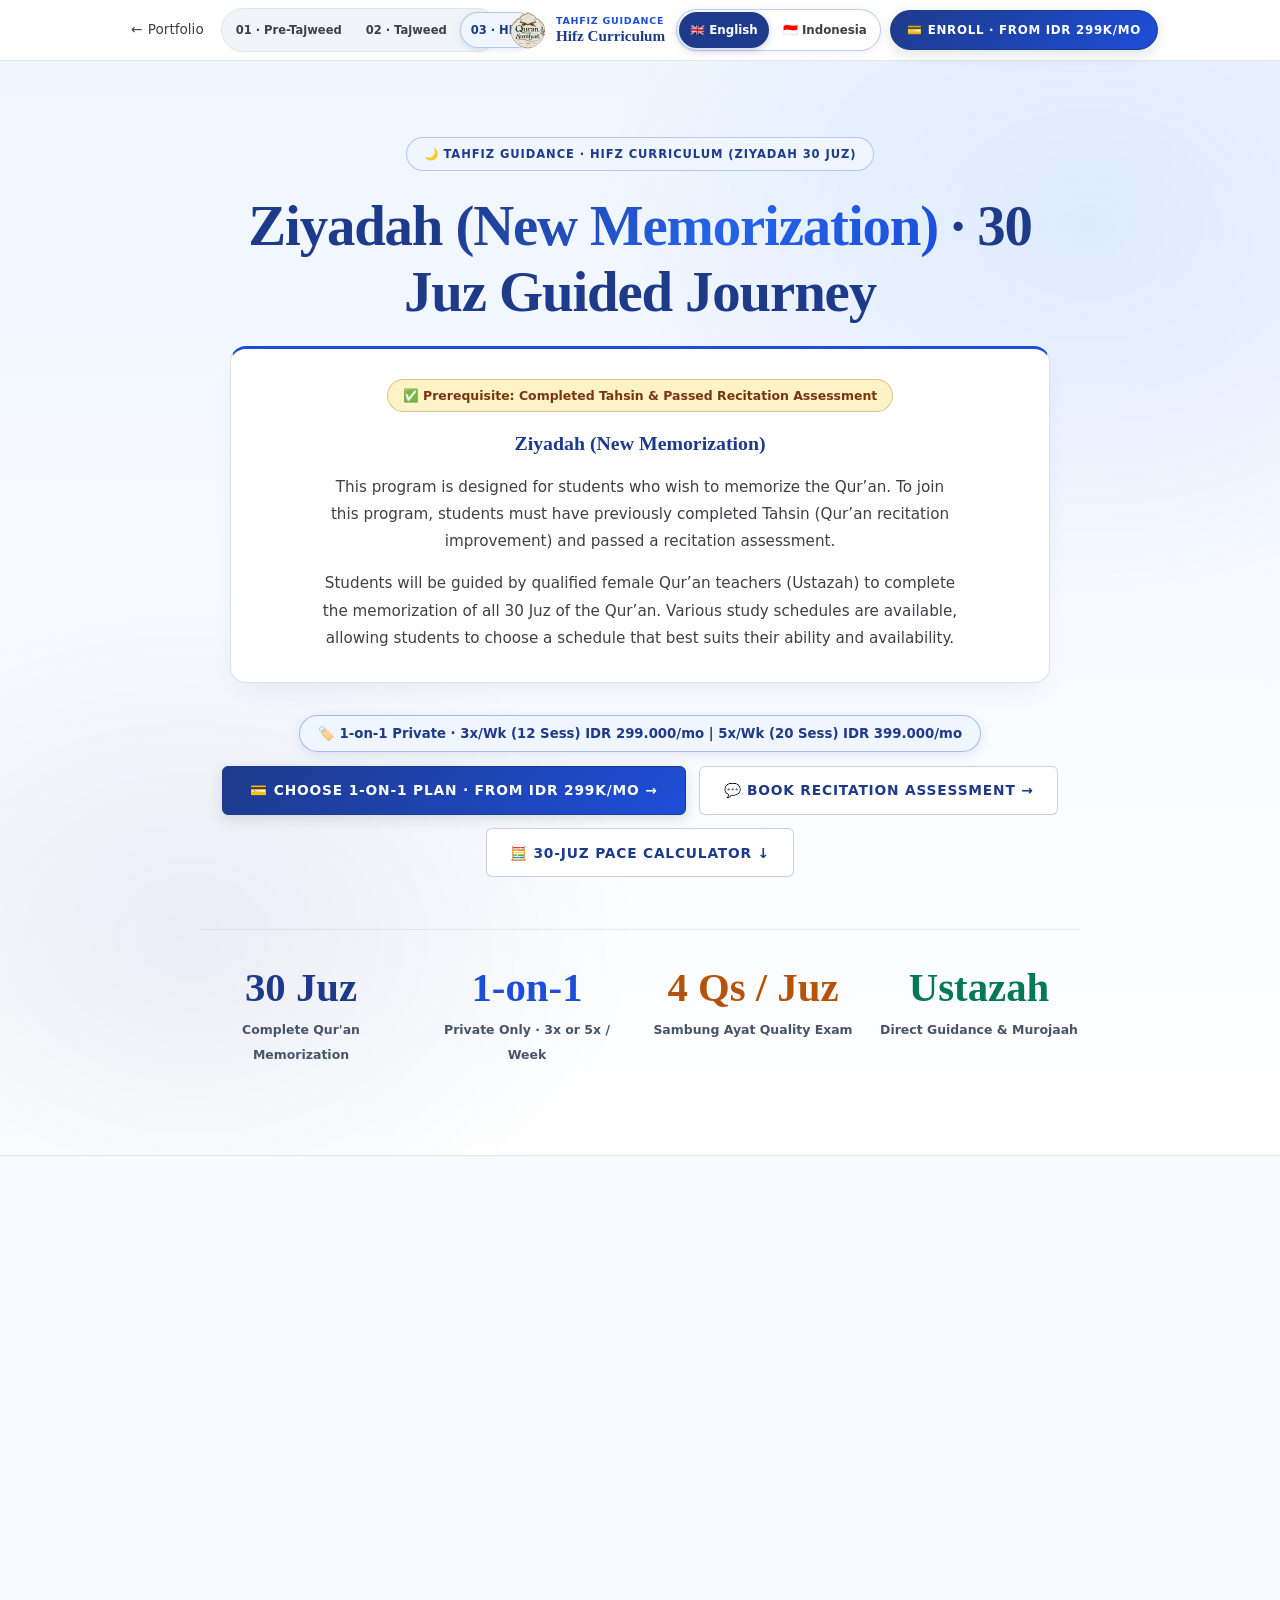
<file: hifz-curriculum.html>
<!DOCTYPE html>
<html lang="en">
<head>
  <!-- Google Tag Manager -->
  <script>(function(w,d,s,l,i){w[l]=w[l]||[];w[l].push({'gtm.start':
  new Date().getTime(),event:'gtm.js'});var f=d.getElementsByTagName(s)[0],
  j=d.createElement(s),dl=l!='dataLayer'?'&l='+l:'';j.async=true;j.src=
  'https://www.googletagmanager.com/gtm.js?id='+i+dl;f.parentNode.insertBefore(j,f);
  })(window,document,'script','dataLayer','GTM-PKRHPWWV');</script>
  <!-- End Google Tag Manager -->
  <meta charset="UTF-8" />
  <meta name="viewport" content="width=device-width, initial-scale=1.0" />
  <title>Hifz Curriculum: Ziyadah 30 Juz Tahfiz | Quran with Sumiyati</title>
  <meta name="description" content="1-on-1 Private 30 Juz Qur'an memorization (Ziyadah) for sisters by Ustadzah Sumiyati. 3x/Week (12 sessions/mo, IDR 299.000/mo) or 5x/Week (20 sessions/mo, IDR 399.000/mo)." />
  <meta name="keywords" content="Hifz curriculum, Tahfiz guidance, Ziyadah 30 juz, Ustadzah Sumiyati, Sambung Ayat, Murojaah, Quran memorization for sisters, Hafizah calculator" />
  <meta name="author" content="Sumiyati" />
  <meta name="robots" content="index, follow, max-image-preview:large, max-snippet:-1, max-video-preview:-1" />
  <meta name="referrer" content="strict-origin-when-cross-origin" />
  <meta http-equiv="X-Content-Type-Options" content="nosniff" />
  <meta http-equiv="Content-Security-Policy" content="default-src 'self'; script-src 'self' 'unsafe-inline' https://www.googletagmanager.com https://tagmanager.google.com; style-src 'self' 'unsafe-inline' https://fonts.googleapis.com https://tagmanager.google.com; font-src 'self' https://fonts.gstatic.com; img-src 'self' data: https:; connect-src 'self' https://*.google-analytics.com https://*.analytics.google.com https://*.googletagmanager.com https://*.supabase.co https://script.google.com https://script.googleusercontent.com; frame-ancestors 'none'; base-uri 'self';" />

  <!-- Open Graph / Social Meta Tags -->
  <meta property="og:type" content="website" />
  <meta property="og:site_name" content="Quran with Sumiyati" />
  <meta property="og:title" content="Hifz Curriculum: Ziyadah 30 Juz Tahfiz | Quran with Sumiyati" />
  <meta property="og:description" content="1-on-1 Private 30 Juz Qur'an memorization (Ziyadah) for sisters by Ustadzah Sumiyati. 3x/Week (12 sessions/mo, IDR 299.000/mo) or 5x/Week (20 sessions/mo, IDR 399.000/mo)." />
  <meta property="og:url" content="https://quranwithsumiyati.com/hifz-curriculum.html" />
  <meta property="og:image" content="https://quranwithsumiyati.com/sumaiyati.jpg" />
  <meta property="og:image:alt" content="Ustadzah Sumiyati — 30 Juz Hafizhah and Online Qur'an Hifz Instructor" />
  <meta property="og:locale" content="en_US" />
  <meta property="og:locale:alternate" content="id_ID" />

  <!-- Twitter Card Meta Tags -->
  <meta name="twitter:card" content="summary_large_image" />
  <meta name="twitter:title" content="Hifz Curriculum: Ziyadah 30 Juz Tahfiz | Quran with Sumiyati" />
  <meta name="twitter:description" content="1-on-1 Private 30 Juz Qur'an memorization (Ziyadah) for sisters by Ustadzah Sumiyati. 3x/Week (12 sessions/mo, IDR 299.000/mo) or 5x/Week (20 sessions/mo, IDR 399.000/mo)." />
  <meta name="twitter:image" content="https://quranwithsumiyati.com/sumaiyati.jpg" />
  <meta name="twitter:image:alt" content="Ustadzah Sumiyati — 30 Juz Hafizhah and Online Qur'an Hifz Instructor" />

  <!-- Favicon & Browser Search Bar Icons -->
  <link rel="icon" type="image/x-icon" href="/favicon.ico" />
  <link rel="shortcut icon" href="/favicon.ico" />
  <link rel="icon" type="image/png" sizes="48x48" href="/favicon-48x48.png" />
  <link rel="icon" type="image/png" sizes="32x32" href="/favicon-32x32.png" />
  <link rel="icon" type="image/png" sizes="16x16" href="/favicon-16x16.png" />
  <link rel="icon" type="image/png" sizes="192x192" href="/favicon-192x192.png" />
  <link rel="apple-touch-icon" sizes="180x180" href="/apple-touch-icon.png" />
  <link rel="manifest" href="/site.webmanifest" />
  <link rel="canonical" href="https://quranwithsumiyati.com/hifz-curriculum.html" />
  <meta name="theme-color" content="#1e3a8a" />
  <script type="application/ld+json">
  [
    {
      "@context": "https://schema.org",
      "@type": "EducationalOrganization",
      "name": "Quran with Sumiyati",
      "url": "https://quranwithsumiyati.com",
      "logo": "https://quranwithsumiyati.com/favicon-512x512.png",
      "image": "https://quranwithsumiyati.com/sumaiyati.jpg",
      "founder": {
        "@type": "Person",
        "name": "Sumiyati",
        "jobTitle": "Quran Teacher & Hafizhah 30 Juz"
      }
    },
    {
      "@context": "https://schema.org",
      "@type": "Course",
      "name": "Hifz Curriculum — Ziyadah 30 Juz (Tahfiz Guidance)",
      "description": "Structured 30 Juz Qur'an memorization (Ziyadah) guided by Ustadzah Sumiyati with flexible study schedules, Murojaah revision, and 4-question Sambung Ayat continuation exams per Juz.",
      "url": "https://quranwithsumiyati.com/hifz-curriculum.html",
      "inLanguage": ["en", "id"],
      "courseMode": "online",
      "educationalLevel": "Intermediate to Advanced (Tahsin Prerequisite)",
      "coursePrerequisites": "Completed Tahsin (Qur'an recitation improvement) and passed an initial recitation assessment (Tes Bacaan).",
      "audience": {
        "@type": "EducationalAudience",
        "educationalRole": "student",
        "audienceType": "Muslim sisters (ages 7 to 80+)"
      },
      "provider": {
        "@type": "EducationalOrganization",
        "name": "Quran with Sumiyati",
        "url": "https://quranwithsumiyati.com"
      },
      "hasCourseInstance": {
        "@type": "CourseInstance",
        "courseMode": "online",
        "courseWorkload": "1-on-1 Private: 3x/week (12 sessions/month) or 5x/week (20 sessions/month)",
        "inLanguage": ["en", "id"],
        "instructor": {
          "@type": "Person",
          "name": "Sumiyati",
          "jobTitle": "Quran Teacher & Hafizhah 30 Juz"
        }
      },
      "offers": [
        {
          "@type": "Offer",
          "name": "Hifz 1-on-1 Private — Regular (3x/Week · 12 Sessions/Month)",
          "description": "One-to-one private Qur'an memorization (Ziyadah & Murojaah) 3 times per week (12 sessions per month).",
          "price": "299000",
          "priceCurrency": "IDR",
          "availability": "https://schema.org/InStock",
          "category": "Paid",
          "url": "https://quranwithsumiyati.com/hifz-curriculum.html#hifz-plans"
        },
        {
          "@type": "Offer",
          "name": "Hifz 1-on-1 Private — Intensive (5x/Week · 20 Sessions/Month)",
          "description": "One-to-one private Qur'an memorization (Ziyadah & Murojaah) 5 times per week (20 sessions per month).",
          "price": "399000",
          "priceCurrency": "IDR",
          "availability": "https://schema.org/InStock",
          "category": "Paid",
          "url": "https://quranwithsumiyati.com/hifz-curriculum.html#hifz-plans"
        }
      ]
    },
    {
      "@context": "https://schema.org",
      "@type": "BreadcrumbList",
      "itemListElement": [
        {
          "@type": "ListItem",
          "position": 1,
          "name": "Home",
          "item": "https://quranwithsumiyati.com/"
        },
        {
          "@type": "ListItem",
          "position": 2,
          "name": "Hifz Curriculum (Ziyadah 30 Juz)",
          "item": "https://quranwithsumiyati.com/hifz-curriculum.html"
        }
      ]
    },
    {
      "@context": "https://schema.org",
      "@type": "FAQPage",
      "mainEntity": [
        {
          "@type": "Question",
          "name": "What if a student is unable to achieve the memorization target?",
          "acceptedAnswer": {
            "@type": "Answer",
            "text": "Students can still continue with the Tahfiz Program even if they are unable to meet the set memorization targets. The targets are simply guidelines to help students estimate how long it may take them to complete the memorization of all 30 Juz of the Qur'an and how many pages they need to memorize within a certain period. However, each student's progress is adjusted according to their individual ability and circumstances. Students can continue memorizing at their own pace without feeling pressured by the targets."
          }
        },
        {
          "@type": "Question",
          "name": "How do we maintain the quality of memorization, especially for newly memorized verses that are easily forgotten?",
          "acceptedAnswer": {
            "@type": "Answer",
            "text": "To maintain the quality of memorization, every student who completes one Juz will take a Qur'an continuation test (Sambung Ayat). In this test, students will be given four questions consisting of selected verses that they must continue reciting from memory. If they are able to answer all four questions correctly and fluently, they may proceed to memorizing the next Juz. However, if they are unable to answer the questions correctly, they will need to retake the test until they pass."
          }
        },
        {
          "@type": "Question",
          "name": "What makes this program different from other Tahfiz programs?",
          "acceptedAnswer": {
            "@type": "Answer",
            "text": "This program is designed to guide students through their Qur'an memorization journey step by step, with realistic targets tailored to each student's individual abilities. Each student receives direct guidance from a female Qur'an teacher (Ustazah), regular progress evaluations, and support in maintaining memorization quality through revision sessions (Murojaah) and Qur'an continuation tests (Sambung Ayat)."
          }
        }
      ]
    }
  ]
  </script>

  <!-- Performance Resource Hints & Non-Blocking Trimmed Google Fonts -->
  <link rel="dns-prefetch" href="https://www.googletagmanager.com" />
  <link rel="preconnect" href="https://fonts.googleapis.com" />
  <link rel="preconnect" href="https://fonts.gstatic.com" crossorigin />
  <link rel="preload" as="image" href="sumiyati-logo.png?v=5" />
  <link rel="preload" as="style" href="https://fonts.googleapis.com/css2?family=Fraunces:opsz,wght@9..144,400;9..144,600;9..144,700&family=Inter:wght@400;500;600;700;800&display=swap" onload="this.onload=null;this.rel='stylesheet'" />
  <noscript><link rel="stylesheet" href="https://fonts.googleapis.com/css2?family=Fraunces:opsz,wght@9..144,400;9..144,600;9..144,700&family=Inter:wght@400;500;600;700;800&display=swap" /></noscript>
  <link rel="stylesheet" href="style.css?v=8" />
  <style>
    /* ── Deep Sapphire & Pearl Theme for Hifz Curriculum ── */
    :root {
      --track-bg: #f8faff;
      --track-dark: #0b162c;
      --track-dark-card: #122242;
      --track-dark-open: #182c54;
      --track-dark-border: #28457a;
      --track-accent: #3b82f6;
      --track-primary: #1d4ed8;
      --track-deep: #1e3a8a;
      --track-gold: #d97706;
    }

    body.course-page {
      background: var(--track-bg);
      padding-top: 0 !important;
      overflow-x: clip;
    }

    body.course-page ::selection {
      background: var(--track-deep);
      color: #ffffff;
    }

    body.course-page .skip-link {
      background: var(--track-deep);
      color: #ffffff;
    }

    /* Accessible Focus Outlines */
    body.course-page :focus-visible {
      outline: 2.5px solid #2563eb;
      outline-offset: 2px;
    }
    .dark-outline-section :focus-visible,
    .enroll-banner :focus-visible {
      outline: 2.5px solid #93c5fd;
      outline-offset: 2px;
    }

    /* Theme-Cohesive Buttons */
    body.course-page .btn-secondary {
      background: #ffffff;
      color: var(--track-deep);
      border: 1.5px solid rgba(30, 58, 138, 0.24);
      font-weight: 600;
    }
    body.course-page .btn-secondary:hover {
      background: #eff6ff;
      border-color: var(--track-primary);
      color: var(--track-deep);
    }
    .hero-btn-primary {
      min-height: 46px;
      padding: .78rem 1.7rem;
      font-size: .86rem;
      font-weight: 700;
      background: linear-gradient(135deg, #1e3a8a 0%, #1d4ed8 100%);
      border: 1px solid #1e3a8a;
      color: #ffffff;
    }
    .hero-btn-primary:hover {
      background: linear-gradient(135deg, #172554 0%, #1e40af 100%);
      border-color: #172554;
      color: #ffffff;
    }
    .hero-btn-secondary {
      min-height: 46px;
      padding: .78rem 1.45rem;
      font-size: .86rem;
    }
    .enroll-btn-primary {
      min-height: 46px;
      background: #ffffff !important;
      color: #1e3a8a !important;
      border-color: #ffffff !important;
      padding: .85rem 1.85rem;
      font-size: .9rem;
      font-weight: 700;
    }
    .enroll-btn-primary:hover {
      background: #eff6ff !important;
      color: #172554 !important;
      border-color: #dbeafe !important;
    }
    .enroll-btn-secondary {
      min-height: 46px;
      background: rgba(255, 255, 255, 0.12) !important;
      color: #ffffff !important;
      border: 1.5px solid rgba(255, 255, 255, 0.4) !important;
      padding: .85rem 1.45rem;
      font-size: .86rem;
      font-weight: 600;
    }
    .enroll-btn-secondary:hover {
      background: rgba(255, 255, 255, 0.22) !important;
      border-color: #ffffff !important;
      color: #ffffff !important;
    }

    #main-hero { scroll-margin-top: 76px; }
    #hifz-plans { scroll-margin-top: 76px; }
    #hifz-planner { scroll-margin-top: 76px; }
    #hifz-faq { scroll-margin-top: 76px; }

    /* ── Sleek Single-Row Responsive Top Header ── */
    .course-nav {
      position: sticky !important;
      top: 0;
      z-index: 100;
      background: rgba(255, 255, 255, 0.96);
      padding: .5rem 0;
    }
    .course-nav-inner {
      display: flex;
      align-items: center;
      justify-content: space-between;
      gap: .65rem;
      flex-wrap: nowrap !important;
    }
    .course-nav-left {
      display: flex;
      align-items: center;
      gap: .55rem;
      min-width: 0;
    }
    .back-link {
      display: inline-flex;
      align-items: center;
      justify-content: center;
      gap: .35rem;
      min-height: 40px;
      min-width: 40px;
      padding: 0 .55rem;
      border-radius: 8px;
      white-space: nowrap;
      flex-shrink: 0;
    }
    .back-link:hover {
      background: rgba(30, 58, 138, 0.06);
      color: var(--track-deep);
    }
    .course-nav-brand {
      display: flex;
      align-items: center;
      gap: .55rem;
      flex-shrink: 0;
    }
    .course-nav-brand-text {
      display: flex;
      flex-direction: column;
      line-height: 1.2;
    }
    .course-nav-brand-text .tag {
      font-size: 9.5px;
      font-weight: 700;
      letter-spacing: .08em;
      text-transform: uppercase;
      color: var(--track-primary);
      border: none;
      padding: 0;
    }
    .course-nav-brand-text .brand-name {
      font-family: var(--ff-d);
      font-size: .95rem;
      font-weight: 600;
      color: var(--track-deep);
      white-space: nowrap;
    }
    .course-nav-actions {
      display: flex;
      align-items: center;
      gap: .55rem;
      flex-shrink: 0;
    }
    .nav-enroll-btn {
      min-height: 40px !important;
      padding: .45rem 1rem !important;
      font-size: .74rem !important;
      border-radius: 99px !important;
      white-space: nowrap;
      background: linear-gradient(135deg, #1e3a8a 0%, #1d4ed8 100%) !important;
      border-color: #1e3a8a !important;
      color: #ffffff !important;
      text-decoration: none;
    }
    .nav-enroll-btn:hover {
      background: linear-gradient(135deg, #172554 0%, #1e40af 100%) !important;
    }
    .lang-short { display: none; }
    .lang-full { display: inline; }
    @media (max-width: 1180px) {
      .course-nav-brand-text { display: none; }
    }
    @media (max-width: 960px) {
      .lang-short { display: inline; }
      .lang-full { display: none; }
    }
    @media (max-width: 820px) {
      .course-nav-brand { display: none; }
      .back-link-text { display: none; }
    }
    @media (max-width: 720px) {
      .nav-enroll-btn { display: none !important; }
    }

    .track-container {
      max-width: 1080px;
      margin: 0 auto;
      padding: 0 1.5rem;
    }

    /* ── Top Header Language Switcher Pill ── */
    .header-lang-switcher {
      display: inline-flex;
      align-items: center;
      background: var(--bg);
      border: 1.5px solid rgba(29, 78, 216, 0.28);
      border-radius: 99px;
      padding: 2px;
      gap: 2px;
      box-shadow: 0 2px 8px rgba(30, 58, 138, 0.08);
    }
    .header-lang-btn {
      font-family: var(--ff-b);
      font-size: .74rem;
      font-weight: 700;
      min-height: 36px;
      min-width: 40px;
      padding: .25rem .72rem;
      border-radius: 99px;
      border: none;
      background: transparent;
      color: var(--sub);
      cursor: pointer;
      display: inline-flex;
      align-items: center;
      justify-content: center;
      transition: background .15s ease, color .15s ease, box-shadow .15s ease;
      white-space: nowrap;
    }
    .header-lang-btn:hover {
      color: var(--track-primary);
    }
    .header-lang-btn.active {
      background: var(--track-deep);
      color: #ffffff;
      box-shadow: 0 2px 6px rgba(30, 58, 138, 0.25);
    }

    /* ── Course Track Switcher Pill (Pre-Tajweed ↔ Tajweed ↔ Hifz) ── */
    .course-track-tabs {
      display: inline-flex;
      align-items: center;
      gap: .2rem;
      background: #f1f5f9;
      border: 1px solid var(--border);
      padding: 3px;
      border-radius: 99px;
      min-width: 0;
    }
    .course-track-tab {
      font-family: var(--ff-b);
      font-size: .72rem;
      font-weight: 600;
      min-height: 36px;
      padding: .25rem .65rem;
      border-radius: 99px;
      color: var(--sub);
      text-decoration: none;
      display: inline-flex;
      align-items: center;
      justify-content: center;
      transition: background .15s ease, color .15s ease, box-shadow .15s ease;
      white-space: nowrap;
    }
    .course-track-tab:hover {
      color: var(--track-primary);
    }
    .course-track-tab.active {
      background: #eff6ff;
      color: var(--track-deep);
      box-shadow: inset 0 0 0 1px rgba(29, 78, 216, 0.28), 0 2px 6px rgba(30, 58, 138, 0.12);
      font-weight: 700;
    }

    /* 1. HERO + 4 STAT COUNTERS */
    .track-hero {
      position: relative;
      padding: 4.75rem 0 5.5rem;
      background:
        radial-gradient(55% 50% at 85% 15%, rgba(59, 130, 246, 0.11) 0%, transparent 70%),
        radial-gradient(50% 45% at 15% 80%, rgba(30, 58, 138, 0.08) 0%, transparent 70%),
        linear-gradient(180deg, #eff6ff 0%, #f8faff 55%, #ffffff 100%);
      text-align: center;
      border-bottom: 1px solid var(--border);
    }
    .track-eyebrow-pill {
      display: inline-flex;
      align-items: center;
      justify-content: center;
      gap: .5rem;
      background: #eff6ff;
      border: 1px solid rgba(29, 78, 216, 0.28);
      color: var(--track-deep);
      font-size: .72rem;
      font-weight: 700;
      letter-spacing: .08em;
      text-transform: uppercase;
      padding: .42rem 1.05rem;
      border-radius: 99px;
      margin-bottom: 1.4rem;
    }
    .track-hero-title {
      font-family: var(--ff-d);
      font-size: clamp(2.15rem, 5vw, 3.55rem);
      font-weight: 700;
      line-height: 1.15;
      color: var(--track-deep);
      max-width: 820px;
      margin: 0 auto 1.4rem;
      letter-spacing: -0.02em;
      text-align: center;
    }
    .track-title-shine {
      background: linear-gradient(135deg, #1e3a8a 0%, #2563eb 55%, #1d4ed8 100%);
      -webkit-background-clip: text;
      -webkit-text-fill-color: transparent;
      background-clip: text;
    }

    /* Program Description / Purpose Box */
    .purpose-single-wrap {
      max-width: 820px;
      margin: 0 auto 2rem;
    }
    .purpose-box {
      background: #ffffff;
      border: 1px solid rgba(30, 58, 138, 0.15);
      border-top: 3.5px solid var(--track-primary);
      border-radius: 16px;
      padding: 1.85rem 2.1rem;
      text-align: center;
      box-shadow: 0 12px 30px -12px rgba(30, 58, 138, 0.1);
    }
    .purpose-box h2 {
      font-family: var(--ff-d);
      font-size: 1.24rem;
      font-weight: 700;
      color: var(--track-deep);
      margin: 0 0 .85rem;
      display: flex;
      align-items: center;
      justify-content: center;
      gap: .45rem;
      text-align: center;
    }
    .purpose-box p {
      font-size: .95rem;
      line-height: 1.8;
      color: var(--sub);
      max-width: 66ch;
      margin: 0 auto .9rem;
      text-align: center;
    }
    .purpose-box p:last-child { margin-bottom: 0; }

    .prereq-pill {
      display: inline-flex;
      align-items: center;
      justify-content: center;
      gap: .4rem;
      background: #fef3c7;
      border: 1px solid rgba(180, 83, 9, 0.32);
      color: #78350f;
      font-size: .78rem;
      font-weight: 700;
      padding: .36rem .9rem;
      border-radius: 99px;
      margin-bottom: 1rem;
      text-align: center;
    }

    .track-cta-bar {
      display: flex;
      justify-content: center;
      gap: .85rem;
      flex-wrap: wrap;
      margin-bottom: 3.25rem;
    }

    .track-stats-row {
      display: grid;
      grid-template-columns: repeat(4, 1fr);
      gap: 1.5rem;
      max-width: 880px;
      margin: 0 auto;
      padding-top: 2.25rem;
      border-top: 1px solid rgba(15, 23, 42, 0.08);
    }
    .track-stat-item { text-align: center; }
    .track-stat-num {
      font-family: var(--ff-d);
      font-size: clamp(1.8rem, 3.4vw, 2.55rem);
      font-weight: 700;
      line-height: 1.1;
      display: block;
      margin-bottom: .3rem;
    }
    .track-stat-num.c-sapphire { color: #1e3a8a; }
    .track-stat-num.c-blue { color: #1d4ed8; }
    .track-stat-num.c-gold { color: #b45309; }
    .track-stat-num.c-emerald { color: #047857; }
    .track-stat-lbl {
      font-size: .78rem;
      font-weight: 600;
      color: #475569;
    }

    /* 2. PROGRAM HIGHLIGHTS / PILLARS */
    .who-section {
      padding: 4.25rem 0 2.25rem;
      content-visibility: auto;
      contain-intrinsic-size: auto 520px;
    }
    .who-glass-wrap {
      background: linear-gradient(135deg, #f8faff 0%, #ffffff 100%);
      border: 1px solid rgba(30, 58, 138, 0.12);
      border-radius: 22px;
      padding: 2.75rem 2.25rem;
      box-shadow: 0 20px 50px -15px rgba(30, 58, 138, 0.07);
      text-align: center;
    }
    .track-sec-heading {
      font-family: var(--ff-d);
      font-size: clamp(1.55rem, 3.2vw, 2.25rem);
      font-weight: 700;
      color: var(--track-deep);
      text-align: center;
      margin: 0 0 .65rem;
    }
    .track-sec-sub {
      text-align: center;
      font-size: .95rem;
      color: var(--sub);
      max-width: 640px;
      margin: 0 auto 2.25rem;
      line-height: 1.75;
    }
    .who-grid {
      display: grid;
      grid-template-columns: repeat(4, 1fr);
      gap: 1.15rem;
    }
    .who-card {
      background: #fff;
      border: 1px solid var(--border);
      border-radius: 14px;
      padding: 1.5rem 1.2rem;
      text-align: center;
      transition: transform .2s ease, box-shadow .2s ease, border-color .2s ease;
    }
    .who-card:hover {
      transform: translateY(-3px);
      box-shadow: 0 12px 28px -8px rgba(30, 58, 138, 0.14);
      border-color: rgba(37, 99, 235, 0.32);
    }
    .who-icon {
      width: 44px;
      height: 44px;
      border-radius: 11px;
      background: #eff6ff;
      color: var(--track-primary);
      display: inline-flex;
      align-items: center;
      justify-content: center;
      font-size: 1.25rem;
      margin-bottom: .9rem;
    }
    .who-card h3 {
      font-size: .96rem;
      font-weight: 700;
      color: var(--fg);
      margin: 0 0 .45rem;
      text-align: center;
    }
    .who-card p {
      font-size: .84rem;
      line-height: 1.65;
      color: var(--sub);
      margin: 0;
      text-align: center;
    }

    /* 3. HOW ZIYADAH & EVALUATION WORK (4-STEP JOURNEY) */
    .journey-section {
      padding: 3.25rem 0 2.25rem;
      content-visibility: auto;
      contain-intrinsic-size: auto 420px;
    }
    .journey-grid {
      display: grid;
      grid-template-columns: repeat(4, 1fr);
      gap: 1rem;
    }
    .journey-step {
      background: #fff;
      border: 1px solid var(--border);
      border-radius: 14px;
      padding: 1.45rem 1.2rem;
      text-align: center;
      position: relative;
      transition: transform .2s ease, box-shadow .2s ease, border-color .2s ease;
    }
    .journey-step:hover {
      transform: translateY(-2px);
      border-color: rgba(37, 99, 235, 0.28);
      box-shadow: 0 10px 24px -10px rgba(30, 58, 138, 0.12);
    }
    .journey-num {
      display: inline-flex;
      align-items: center;
      justify-content: center;
      width: 32px;
      height: 32px;
      border-radius: 9px;
      background: var(--track-deep);
      color: #fff;
      font-size: .78rem;
      font-weight: 800;
      margin-bottom: .75rem;
    }
    .journey-step h3 {
      font-size: .94rem;
      font-weight: 700;
      color: var(--track-deep);
      margin: 0 0 .45rem;
      text-align: center;
    }
    .journey-step p {
      font-size: .83rem;
      line-height: 1.65;
      color: var(--sub);
      margin: 0;
      text-align: center;
    }

    /* 4. DARK SAPPHIRE FAQ ACCORDION (PERTANYAAN SEPUTAR TAHFIZ PROGRAM) */
    .dark-outline-section {
      background: var(--track-dark);
      color: #f8fafc;
      padding: 4.5rem 0 5rem;
      margin-top: 2rem;
      text-align: center;
      content-visibility: auto;
      contain-intrinsic-size: auto 760px;
    }
    .dark-outline-section .track-sec-heading { color: #ffffff; }
    .dark-outline-section .track-sec-sub { color: #cbd5e1; }

    .outline-toolbar {
      display: flex;
      justify-content: space-between;
      align-items: center;
      flex-wrap: wrap;
      gap: .85rem;
      margin-bottom: 1.75rem;
    }
    .lang-filter-btns {
      display: inline-flex;
      background: var(--track-dark-card);
      border: 1px solid var(--track-dark-border);
      padding: 4px;
      border-radius: 12px;
      gap: 4px;
    }
    .lang-view-btn {
      font-family: var(--ff-b);
      font-size: .8rem;
      font-weight: 600;
      min-height: 42px;
      padding: .5rem 1.05rem;
      border-radius: 8px;
      border: none;
      background: transparent;
      color: #dbeafe;
      cursor: pointer;
      display: inline-flex;
      align-items: center;
      justify-content: center;
      transition: background .15s ease, color .15s ease, box-shadow .15s ease;
    }
    .lang-view-btn:hover {
      color: #ffffff;
      background: rgba(255, 255, 255, 0.06);
    }
    .lang-view-btn.active {
      background: #2563eb;
      color: #ffffff;
      box-shadow: 0 2px 8px rgba(37, 99, 235, 0.4);
    }
    .faq-toggle-wrap {
      display: flex;
      align-items: center;
      justify-content: center;
    }
    .faq-toggle-btn {
      font-family: var(--ff-b);
      font-size: .8rem;
      font-weight: 600;
      min-height: 44px;
      padding: .55rem 1.15rem;
      border-radius: 11px;
      border: 1px solid var(--track-dark-border);
      background: var(--track-dark-card);
      color: #e2e8f0;
      cursor: pointer;
      display: inline-flex;
      align-items: center;
      justify-content: center;
      gap: .4rem;
      transition: background .15s ease, border-color .15s ease, color .15s ease;
      white-space: nowrap;
    }
    .faq-toggle-btn:hover {
      background: var(--track-dark-open);
      border-color: #60a5fa;
      color: #ffffff;
    }

    .faq-accordion {
      display: flex;
      flex-direction: column;
      gap: 1rem;
    }
    .faq-item {
      background: var(--track-dark-card);
      border: 1px solid var(--track-dark-border);
      border-radius: 14px;
      overflow: hidden;
      transition: border-color .2s ease, background .2s ease;
    }
    .faq-item.open {
      background: var(--track-dark-open);
      border-color: #60a5fa;
    }
    .faq-trigger {
      width: 100%;
      min-height: 54px;
      background: transparent;
      border: none;
      color: #ffffff;
      padding: 1.25rem 1.45rem;
      display: flex;
      align-items: center;
      justify-content: space-between;
      gap: 1rem;
      cursor: pointer;
      text-align: center;
      font-family: var(--ff-b);
    }
    .faq-trigger:hover { background: rgba(255, 255, 255, 0.04); }
    .faq-meta-left {
      display: flex;
      align-items: center;
      justify-content: center;
      flex: 1;
      gap: .75rem;
      flex-wrap: wrap;
      text-align: center;
    }
    .faq-badge {
      background: rgba(37, 99, 235, 0.28);
      border: 1px solid rgba(147, 197, 253, 0.45);
      color: #dbeafe;
      font-size: .72rem;
      font-weight: 700;
      letter-spacing: .04em;
      padding: .28rem .7rem;
      border-radius: 8px;
      white-space: nowrap;
    }
    .faq-title {
      font-size: 1.02rem;
      font-weight: 700;
      color: #f8fafc;
      line-height: 1.45;
      text-align: center;
    }
    .faq-chevron {
      width: 32px;
      height: 32px;
      border-radius: 50%;
      background: rgba(255, 255, 255, 0.1);
      display: inline-flex;
      align-items: center;
      justify-content: center;
      font-size: .8rem;
      color: #e2e8f0;
      flex-shrink: 0;
      transition: transform .25s ease, background .2s ease;
    }
    .faq-item.open .faq-chevron {
      transform: rotate(180deg);
      background: #2563eb;
      color: #ffffff;
    }
    .faq-body {
      display: none;
      padding: 0 1.45rem 1.5rem;
      border-top: 1px solid rgba(255, 255, 255, 0.09);
    }
    .faq-item.open .faq-body { display: block; }
    .faq-answer {
      padding-top: 1.15rem;
      font-size: .94rem;
      line-height: 1.82;
      color: #e2e8f0;
      text-align: center;
    }
    .faq-answer p {
      max-width: 72ch;
      margin: 0 auto .85rem;
      text-align: center;
    }
    .faq-answer p:last-child {
      margin-bottom: 0;
    }

    /* 5. BOTTOM ENROLLMENT CTA */
    .enroll-banner {
      background: linear-gradient(135deg, #0f2557 0%, #1e3a8a 60%, #1d4ed8 100%);
      color: #fff;
      border-radius: 22px;
      padding: 3rem 2rem;
      text-align: center;
      margin: 4rem auto;
      box-shadow: 0 24px 48px -15px rgba(30, 58, 138, 0.32);
      content-visibility: auto;
      contain-intrinsic-size: auto 320px;
    }
    .enroll-banner h2 {
      font-family: var(--ff-d);
      font-size: clamp(1.5rem, 3vw, 2.15rem);
      font-weight: 700;
      color: #fff;
      margin: 0 0 .75rem;
      text-align: center;
    }
    .enroll-banner p {
      color: #e0f2fe;
      max-width: 600px;
      margin: 0 auto 1.65rem;
      font-size: .94rem;
      line-height: 1.75;
      text-align: center;
    }

    /* Language Switching Engine */
    body.lang-en .lang-id { display: none !important; }
    body.lang-id .lang-en { display: none !important; }

    /* Footer */
    footer {
      content-visibility: auto;
      contain-intrinsic-size: auto 120px;
    }
    .footer-course-link {
      color: var(--sub);
      text-decoration: none;
      font-weight: 600;
      min-height: 40px;
      display: inline-flex;
      align-items: center;
      padding: .35rem .75rem;
      border-radius: 8px;
      transition: background .15s ease, color .15s ease;
    }
    .footer-course-link:hover {
      background: rgba(30, 58, 138, 0.08);
      color: var(--track-deep);
    }

    /* ── 3B. SISTERS-ONLY HAFIZAH CALCULATOR & PLANNER (SCOPED) ── */
    .planner-section {
      padding: 3.5rem 0 2.5rem;
      text-align: center;
      content-visibility: auto;
      contain-intrinsic-size: auto 1350px;
    }
    .planner-header-pills {
      display: flex;
      flex-wrap: wrap;
      justify-content: center;
      gap: .5rem;
      margin-bottom: .9rem;
    }
    .planner-pill-sisters {
      display: inline-flex;
      align-items: center;
      gap: .35rem;
      background: #fff1f2;
      border: 1px solid #fecdd3;
      color: #9f1239;
      font-size: .74rem;
      font-weight: 700;
      padding: .32rem .85rem;
      border-radius: 99px;
    }
    .planner-pill-ages {
      display: inline-flex;
      align-items: center;
      gap: .35rem;
      background: #eff6ff;
      border: 1px solid rgba(29, 78, 216, 0.25);
      color: var(--track-deep);
      font-size: .74rem;
      font-weight: 700;
      padding: .32rem .85rem;
      border-radius: 99px;
    }
    .planner-grid {
      display: grid;
      grid-template-columns: 5fr 7fr;
      gap: 1.5rem;
      align-items: start;
    }
    .planner-card {
      background: #ffffff;
      border: 1px solid var(--border);
      border-radius: 18px;
      padding: 1.45rem;
      box-shadow: 0 12px 32px -12px rgba(30, 58, 138, 0.08);
      text-align: center;
      min-width: 0;
    }
    .planner-builder {
      display: flex;
      flex-direction: column;
      gap: 1.25rem;
    }
    .planner-step {
      padding-top: 1.15rem;
      border-top: 1px solid #f1f5f9;
    }
    .planner-step:first-child {
      padding-top: 0;
      border-top: none;
    }
    .planner-step-head {
      display: flex;
      align-items: center;
      justify-content: center;
      gap: .5rem;
      margin-bottom: .65rem;
      flex-wrap: wrap;
      text-align: center;
    }
    .planner-step-lbl {
      font-size: .73rem;
      font-weight: 800;
      text-transform: uppercase;
      letter-spacing: .06em;
      color: #475569;
    }
    .planner-step-badge {
      font-size: .72rem;
      font-weight: 700;
      color: var(--track-primary);
    }
    .planner-opt-grid-2 {
      display: grid;
      grid-template-columns: repeat(2, minmax(0, 1fr));
      gap: .55rem;
    }
    .planner-opt-grid-3 {
      display: grid;
      grid-template-columns: repeat(3, minmax(0, 1fr));
      gap: .55rem;
    }
    .planner-opt-btn {
      min-height: 50px;
      padding: .65rem .7rem;
      border-radius: 12px;
      border: 1.5px solid var(--border);
      background: #ffffff;
      color: #334155;
      text-align: center;
      align-items: center;
      cursor: pointer;
      display: flex;
      flex-direction: column;
      justify-content: center;
      transition: border-color .15s ease, background .15s ease, box-shadow .15s ease, color .15s ease;
      font-family: var(--ff-b);
      min-width: 0;
    }
    .planner-opt-btn:hover {
      border-color: #93c5fd;
      background: #f8faff;
    }
    .planner-opt-btn.active {
      border-color: var(--track-primary);
      background: #eff6ff;
      color: var(--track-deep);
      box-shadow: 0 2px 8px rgba(30, 58, 138, 0.12);
    }
    .planner-opt-top {
      display: flex;
      align-items: center;
      justify-content: center;
      flex-wrap: wrap;
      gap: .3rem;
      width: 100%;
    }
    .planner-opt-title {
      font-size: .82rem;
      font-weight: 700;
      line-height: 1.25;
    }
    .planner-opt-tag {
      font-size: .66rem;
      font-weight: 800;
      padding: .16rem .42rem;
      border-radius: 6px;
      background: #f1f5f9;
      color: #334155;
      white-space: nowrap;
    }
    .planner-opt-btn.active .planner-opt-tag {
      background: #dbeafe;
      color: var(--track-deep);
    }
    .planner-opt-sub {
      font-size: .72rem;
      color: #475569;
      margin-top: .24rem;
      line-height: 1.35;
    }
    .planner-opt-btn.active .planner-opt-sub {
      color: #1e40af;
    }
    .planner-micro {
      font-size: .77rem;
      color: #475569;
      line-height: 1.55;
      margin: .6rem auto 0;
      text-align: center;
    }
    .planner-subbox {
      background: #f8fafc;
      border: 1px solid var(--border);
      border-radius: 12px;
      padding: .9rem;
      margin-top: .75rem;
    }
    .planner-stepper-row {
      display: flex;
      align-items: center;
      justify-content: space-between;
      flex-wrap: wrap;
      gap: .5rem;
      background: #ffffff;
      border: 1px solid var(--border);
      border-radius: 10px;
      padding: .5rem .75rem;
      margin-top: .65rem;
    }
    .planner-stepper-btns {
      display: flex;
      align-items: center;
      gap: .4rem;
    }
    .planner-step-btn {
      width: 42px;
      height: 42px;
      min-width: 42px;
      min-height: 42px;
      border-radius: 9px;
      border: 1px solid #cbd5e1;
      background: #f8fafc;
      color: var(--track-deep);
      font-weight: 800;
      font-size: 1.05rem;
      cursor: pointer;
      display: inline-flex;
      align-items: center;
      justify-content: center;
      transition: background .15s ease, border-color .15s ease;
    }
    .planner-step-btn:hover { background: #eff6ff; border-color: #93c5fd; }
    .planner-step-val {
      min-width: 68px;
      min-height: 38px;
      display: inline-flex;
      align-items: center;
      justify-content: center;
      text-align: center;
      font-size: .8rem;
      font-weight: 800;
      color: var(--track-deep);
      background: #eff6ff;
      border: 1px solid #bfdbfe;
      border-radius: 8px;
      padding: .3rem .55rem;
    }
    .planner-banner-tip {
      margin-top: .7rem;
      padding: .75rem .85rem;
      border-radius: 10px;
      font-size: .76rem;
      line-height: 1.55;
      text-align: center;
    }
    .planner-banner-tip.is-ok {
      background: #eff6ff;
      border: 1px solid #bfdbfe;
      color: #1e3a8a;
    }
    .planner-banner-tip.is-warn {
      background: #fffbeb;
      border: 1px solid #f59e0b;
      color: #78350f;
    }
    .planner-rhythm-strip {
      display: grid;
      grid-template-columns: repeat(7, minmax(0, 1fr));
      gap: .28rem;
      margin-top: .55rem;
    }
    .planner-day-cell {
      padding: .4rem .12rem;
      border-radius: 8px;
      text-align: center;
      font-size: .64rem;
      line-height: 1.28;
      min-width: 0;
      overflow: hidden;
    }
    .planner-day-cell.new { background: var(--track-deep); color: #ffffff; font-weight: 700; }
    .planner-day-cell.review { background: #b45309; color: #ffffff; font-weight: 700; }
    .planner-day-cell.rest { background: #ffffff; border: 1px solid #cbd5e1; color: #475569; font-weight: 600; }

    .planner-select-row {
      display: flex;
      align-items: center;
      justify-content: space-between;
      flex-wrap: wrap;
      gap: .65rem;
      background: #f8fafc;
      border: 1px solid var(--border);
      border-radius: 10px;
      padding: .6rem .8rem;
      margin-top: .75rem;
    }
    .planner-select-row select {
      min-height: 44px;
      padding: .35rem .8rem;
      border-radius: 9px;
      border: 1px solid #cbd5e1;
      background: #fff;
      font-family: var(--ff-b);
      font-size: .8rem;
      font-weight: 700;
      color: var(--fg);
      cursor: pointer;
    }

    .planner-seg-switch {
      display: grid;
      grid-template-columns: 1fr 1fr;
      gap: .35rem;
      background: #f1f5f9;
      border: 1px solid var(--border);
      border-radius: 11px;
      padding: 4px;
      margin-bottom: .75rem;
    }
    .planner-seg-btn {
      min-height: 42px;
      border: none;
      border-radius: 8px;
      background: transparent;
      font-family: var(--ff-b);
      font-size: .78rem;
      font-weight: 700;
      color: #475569;
      cursor: pointer;
      transition: background .15s ease, color .15s ease, box-shadow .15s ease;
    }
    .planner-seg-btn:hover {
      color: var(--track-deep);
    }
    .planner-seg-btn.active {
      background: #ffffff;
      color: var(--track-deep);
      box-shadow: 0 2px 6px rgba(15, 23, 42, 0.09);
    }
    .planner-graph-tabs {
      margin-bottom: 0;
      grid-template-columns: repeat(3, auto);
      padding: 3px;
    }
    .planner-graph-tab {
      padding: 0 .75rem;
      min-height: 40px;
      font-size: .75rem;
    }

    /* Cross-Browser Accessible Range Slider */
    .planner-slider {
      -webkit-appearance: none;
      appearance: none;
      width: 100%;
      height: 8px;
      background: #cbd5e1;
      border-radius: 999px;
      margin: .95rem 0;
      cursor: pointer;
      touch-action: pan-y;
    }
    .planner-slider::-webkit-slider-runnable-track {
      height: 8px;
      border-radius: 999px;
      background: #cbd5e1;
    }
    .planner-slider::-webkit-slider-thumb {
      -webkit-appearance: none;
      appearance: none;
      width: 26px;
      height: 26px;
      margin-top: -9px;
      border-radius: 50%;
      background: var(--track-deep);
      border: 3px solid #ffffff;
      box-shadow: 0 2px 7px rgba(15, 23, 42, 0.3);
      transition: transform .15s ease, background .15s ease;
    }
    .planner-slider::-webkit-slider-thumb:hover {
      background: var(--track-primary);
      transform: scale(1.08);
    }
    .planner-slider::-moz-range-track {
      height: 8px;
      border-radius: 999px;
      background: #cbd5e1;
      border: none;
    }
    .planner-slider::-moz-range-thumb {
      width: 24px;
      height: 24px;
      border-radius: 50%;
      background: var(--track-deep);
      border: 3px solid #ffffff;
      box-shadow: 0 2px 7px rgba(15, 23, 42, 0.3);
      transition: transform .15s ease, background .15s ease;
    }
    .planner-slider::-moz-range-thumb:hover {
      background: var(--track-primary);
      transform: scale(1.08);
    }
    .planner-slider:focus-visible {
      outline: 2.5px solid #2563eb;
      outline-offset: 6px;
    }

    .planner-chip-row {
      display: grid;
      grid-template-columns: repeat(5, minmax(0, 1fr));
      gap: .35rem;
      margin-top: .45rem;
    }
    .planner-chip {
      min-height: 42px;
      border-radius: 9px;
      border: 1px solid #cbd5e1;
      background: #ffffff;
      font-family: var(--ff-b);
      font-size: .75rem;
      font-weight: 700;
      color: #334155;
      cursor: pointer;
      transition: background .15s ease, border-color .15s ease, color .15s ease;
    }
    .planner-chip:hover {
      border-color: #93c5fd;
      background: #f8faff;
    }
    .planner-chip.active {
      background: var(--track-deep);
      border-color: var(--track-deep);
      color: #ffffff;
    }

    /* Right Results Column */
    .planner-results-col {
      display: flex;
      flex-direction: column;
      gap: 1.25rem;
      min-width: 0;
    }
    .planner-res-head {
      display: flex;
      flex-direction: column;
      align-items: center;
      justify-content: center;
      gap: .65rem;
      padding-bottom: .95rem;
      border-bottom: 1px solid #f1f5f9;
      text-align: center;
    }
    .planner-res-badges {
      display: flex;
      flex-wrap: wrap;
      justify-content: center;
      gap: .35rem;
      margin-bottom: .45rem;
    }
    .planner-badge-blue {
      font-size: .7rem;
      font-weight: 800;
      padding: .24rem .6rem;
      border-radius: 6px;
      background: #eff6ff;
      color: var(--track-deep);
    }
    .planner-badge-gold {
      font-size: .7rem;
      font-weight: 700;
      padding: .24rem .6rem;
      border-radius: 6px;
      background: #fffbeb;
      border: 1px solid #f59e0b;
      color: #78350f;
    }
    .planner-res-title {
      font-family: var(--ff-d);
      font-size: clamp(1.25rem, 2.5vw, 1.65rem);
      font-weight: 700;
      color: var(--fg);
      margin: 0;
      text-align: center;
    }
    .planner-copy-btn {
      min-height: 42px;
      padding: .45rem .95rem;
      border-radius: 10px;
      border: 1px solid #cbd5e1;
      background: #f8fafc;
      color: #1e293b;
      font-family: var(--ff-b);
      font-size: .78rem;
      font-weight: 700;
      cursor: pointer;
      white-space: nowrap;
      flex-shrink: 0;
      transition: background .15s ease, color .15s ease, border-color .15s ease;
    }
    .planner-copy-btn:hover { background: #eff6ff; color: var(--track-deep); border-color: #93c5fd; }

    .planner-metrics-grid {
      display: grid;
      grid-template-columns: repeat(3, minmax(0, 1fr));
      gap: .75rem;
      margin: 1.1rem 0;
    }
    .planner-metric-box {
      padding: .9rem .85rem;
      border-radius: 12px;
      background: #f8fafc;
      border: 1px solid var(--border);
      text-align: center;
    }
    .planner-metric-box.primary {
      background: #eff6ff;
      border-color: #bfdbfe;
    }
    .planner-metric-lbl {
      font-size: .69rem;
      font-weight: 800;
      text-transform: uppercase;
      letter-spacing: .05em;
      color: #475569;
    }
    .planner-metric-val {
      font-family: var(--ff-d);
      font-size: 1.35rem;
      font-weight: 700;
      color: var(--track-deep);
      margin: .22rem 0;
    }
    .planner-metric-sub {
      font-size: .73rem;
      color: #475569;
      font-weight: 600;
    }

    .planner-mushaf-box {
      background: #f8faff;
      border: 1px solid var(--border);
      border-radius: 12px;
      padding: .95rem;
      margin-bottom: 1.1rem;
      text-align: center;
    }
    .planner-mushaf-bars {
      display: grid;
      grid-template-columns: repeat(15, minmax(0, 1fr));
      gap: 4px;
      height: 14px;
      margin: .55rem 0 .35rem;
    }
    .planner-mushaf-seg {
      border-radius: 3px;
      background: #e2e8f0;
    }
    .planner-mushaf-seg.filled {
      background: var(--track-primary);
    }
    .planner-dual-grid {
      display: grid;
      grid-template-columns: 1fr 1fr;
      gap: .75rem;
      margin-top: .75rem;
    }
    .planner-dual-card {
      padding: .9rem;
      border-radius: 12px;
      font-size: .76rem;
      text-align: center;
    }
    .planner-dual-card.new-days {
      background: #eff6ff;
      border: 1px solid #bfdbfe;
    }
    .planner-dual-card.review-days {
      background: #fffbeb;
      border: 1px solid #fcd34d;
    }
    .planner-stack-bar {
      width: 100%;
      height: 10px;
      border-radius: 99px;
      overflow: hidden;
      display: flex;
      background: #e2e8f0;
      margin: .55rem 0;
    }
    .planner-inspector {
      margin: .75rem 0;
      padding: .7rem .9rem;
      border-radius: 10px;
      background: #eff6ff;
      border: 1px solid #bfdbfe;
      display: flex;
      flex-wrap: wrap;
      justify-content: center;
      align-items: center;
      gap: .45rem .65rem;
      font-size: .77rem;
      text-align: center;
    }
    .planner-svg-wrap {
      background: #f8faff;
      border: 1px solid var(--border);
      border-radius: 12px;
      padding: .65rem;
      overflow: hidden;
    }
    .planner-quick-ms {
      display: grid;
      grid-template-columns: repeat(4, minmax(0, 1fr));
      gap: .45rem;
      margin-top: .7rem;
    }
    .planner-ms-btn {
      min-height: 46px;
      padding: .42rem .45rem;
      border-radius: 10px;
      border: 1px solid #cbd5e1;
      background: #fff;
      color: #1e293b;
      font-family: var(--ff-b);
      font-size: .73rem;
      font-weight: 700;
      cursor: pointer;
      display: flex;
      flex-direction: column;
      align-items: center;
      justify-content: center;
      gap: .1rem;
      transition: background .15s ease, border-color .15s ease, color .15s ease;
    }
    .planner-ms-btn:hover {
      border-color: #93c5fd;
      background: #f8faff;
    }
    .planner-ms-sub {
      font-size: .67rem;
      font-weight: 600;
      color: #475569;
    }
    .planner-ms-btn.active {
      background: #fffbeb;
      border-color: #d97706;
      color: #78350f;
      font-weight: 800;
    }
    .planner-ms-btn.active .planner-ms-sub {
      color: #92400e;
    }
    .planner-phase-bar {
      width: 100%;
      height: 26px;
      border-radius: 8px;
      overflow: hidden;
      display: flex;
      font-size: .7rem;
      font-weight: 700;
      color: #fff;
      margin: .45rem 0;
    }
    .planner-acc-btn {
      width: 100%;
      min-height: 46px;
      background: transparent;
      border: none;
      display: flex;
      align-items: center;
      justify-content: center;
      gap: .55rem;
      font-family: var(--ff-b);
      font-size: .92rem;
      font-weight: 700;
      color: var(--track-deep);
      cursor: pointer;
      text-align: center;
      padding: .3rem 0;
      border-radius: 10px;
    }
    .planner-acc-btn:hover {
      background: #f8faff;
    }
    .planner-timetable-grid {
      display: grid;
      grid-template-columns: repeat(2, minmax(0, 1fr));
      gap: .55rem;
      margin-top: .55rem;
    }
    .planner-routine-grid {
      display: grid;
      grid-template-columns: repeat(3, minmax(0, 1fr));
      gap: .6rem;
      margin-top: .55rem;
    }
    .planner-toast {
      position: fixed;
      bottom: 20px;
      right: 20px;
      background: #0f172a;
      color: #fff;
      padding: .75rem 1.15rem;
      border-radius: 12px;
      font-size: .8rem;
      font-weight: 600;
      box-shadow: 0 10px 25px rgba(15, 23, 42, 0.25);
      opacity: 0;
      pointer-events: none;
      transition: opacity .2s ease;
      z-index: 200;
    }
    .planner-toast.show { opacity: 1; }
    .planner-hidden { display: none !important; }

    /* Responsive Breakpoints */
    @media (max-width: 960px) {
      .who-grid, .journey-grid { grid-template-columns: repeat(2, 1fr); }
      .track-stats-row { grid-template-columns: repeat(2, 1fr); }
      .planner-grid { grid-template-columns: 1fr; }
    }
    @media (max-width: 640px) {
      .track-container { padding: 0 1rem; }
      .course-nav { padding: .35rem 0 !important; }
      .course-nav .wrap { padding: 0 .65rem !important; }
      .course-nav-inner { gap: .25rem !important; }
      .course-nav-left { gap: .22rem !important; }
      .back-link { min-height: 40px; min-width: 34px; padding: 0 .28rem; font-size: .82rem; }
      .back-link-text { display: none !important; }
      .course-nav-brand { display: none !important; }
      .course-track-tabs { padding: 2px; gap: .08rem; }
      .course-track-tab {
        font-size: .64rem !important;
        padding: .2rem .4rem !important;
        min-height: 36px !important;
      }
      .header-lang-switcher { padding: 2px; }
      .header-lang-btn { min-height: 36px; min-width: 30px; padding: .2rem .38rem; font-size: .68rem; }
      .nav-enroll-btn { display: none !important; }
      .track-hero { padding: 1.75rem 0 2.5rem; }
      .track-eyebrow-pill { font-size: .66rem; padding: .32rem .78rem; margin-bottom: .85rem; }
      .track-hero-title { font-size: 1.7rem; margin-bottom: 1rem; }
      .purpose-single-wrap { margin-bottom: 1.35rem; }
      .purpose-box { padding: 1.2rem 1.15rem; border-radius: 14px; }
      .purpose-box h2 { font-size: 1.06rem; margin-bottom: .55rem; }
      .purpose-box p { font-size: .87rem; line-height: 1.68; }
      .track-cta-bar { flex-direction: column; gap: .6rem; margin-bottom: 2rem; }
      .track-cta-bar .btn { width: 100%; justify-content: center; }
      .track-stats-row { grid-template-columns: repeat(2, 1fr); gap: 1rem; padding-top: 1.5rem; }
      .who-glass-wrap { padding: 1.75rem 1.15rem; border-radius: 16px; }
      .who-grid, .journey-grid { grid-template-columns: 1fr; }
      .planner-metrics-grid, .planner-dual-grid, .planner-timetable-grid, .planner-routine-grid { grid-template-columns: 1fr; }
      .planner-opt-grid-3 { grid-template-columns: 1fr; }
      .planner-quick-ms { grid-template-columns: repeat(2, 1fr); }
      .planner-card { padding: 1.05rem; }
      .planner-graph-tabs { width: 100%; grid-template-columns: repeat(3, 1fr); }
      .planner-stepper-row, .planner-select-row { justify-content: center; gap: .5rem; }
      .planner-select-row select { width: 100%; text-align: center; }
      .outline-toolbar { flex-direction: column; align-items: stretch; gap: .65rem; }
      .lang-filter-btns { display: grid; grid-template-columns: 1fr 1fr; width: 100%; }
      .lang-view-btn { width: 100%; min-height: 44px; padding: .5rem .6rem; font-size: .78rem; }
      .faq-toggle-wrap { width: 100%; }
      .faq-toggle-btn { width: 100%; min-height: 44px; }
      .faq-trigger { padding: 1rem 1.05rem; }
      .faq-body { padding: 0 1.05rem 1.15rem; }
      .enroll-banner { padding: 2.25rem 1.25rem; margin: 2.5rem auto; }
      .enroll-banner .btn { width: 100%; justify-content: center; }
    }
    @media (max-width: 380px) {
      .course-nav .wrap { padding: 0 .45rem !important; }
      .back-link { min-width: 28px; padding: 0 .2rem; }
      .course-track-tab { font-size: .61rem !important; padding: .2rem .34rem !important; }
      .header-lang-btn { min-width: 26px; padding: .2rem .32rem; font-size: .65rem; }
      .planner-day-cell { font-size: .6rem; padding: .35rem .06rem; }
    }

    /* ── Hero Fee Pill & 1-on-1 Hifz Plan Cards (Deep Sapphire) ── */
    .hero-fee-wrap {
      display: flex;
      justify-content: center;
      margin-bottom: .85rem;
    }
    .hero-fee-pill {
      display: inline-flex;
      align-items: center;
      justify-content: center;
      flex-wrap: wrap;
      gap: .4rem;
      background: #eff6ff;
      border: 1.5px solid rgba(29, 78, 216, 0.35);
      border-radius: 99px;
      padding: .44rem 1.15rem;
      box-shadow: 0 3px 12px rgba(30, 58, 138, 0.1);
      font-size: .83rem;
      font-weight: 700;
      color: var(--track-deep);
      text-align: center;
    }
    .hifz-plans-section {
      padding: 2rem 0 3.5rem;
      content-visibility: auto;
      contain-intrinsic-size: auto 600px;
      overflow-clip-margin: 32px;
    }
    .class-tier-grid {
      display: grid;
      grid-template-columns: repeat(2, 1fr);
      gap: 1.5rem;
      max-width: 920px;
      margin: 0 auto;
      align-items: stretch;
    }
    .class-tier-card {
      background: #ffffff;
      border: 1.5px solid rgba(29, 78, 216, 0.2);
      border-radius: 20px;
      padding: 2rem 1.75rem;
      display: flex;
      flex-direction: column;
      text-align: left;
      box-shadow: 0 12px 30px -12px rgba(30, 58, 138, 0.1);
      transition: transform .2s ease, box-shadow .2s ease, border-color .2s ease;
    }
    .class-tier-card:hover {
      transform: translateY(-3px);
      box-shadow: 0 18px 36px -14px rgba(30, 58, 138, 0.18);
    }
    .class-tier-card.featured {
      border-color: var(--track-primary);
      background: linear-gradient(180deg, #eff6ff 0%, #ffffff 42%);
      box-shadow: 0 16px 36px -12px rgba(29, 78, 216, 0.2);
    }
    .class-tier-badge {
      display: inline-flex;
      align-items: center;
      gap: .35rem;
      align-self: flex-start;
      font-size: .72rem;
      font-weight: 700;
      letter-spacing: .04em;
      text-transform: uppercase;
      padding: .3rem .75rem;
      border-radius: 99px;
      background: rgba(29, 78, 216, 0.1);
      color: var(--track-deep);
      margin-bottom: .9rem;
    }
    .class-tier-card.featured .class-tier-badge {
      background: var(--track-deep);
      color: #ffffff;
    }
    .class-tier-title {
      font-family: var(--ff-d);
      font-size: 1.45rem;
      font-weight: 700;
      color: #0f172a;
      margin: 0 0 .35rem;
      line-height: 1.25;
    }
    .class-tier-sub {
      font-size: .86rem;
      color: var(--sub);
      line-height: 1.55;
      margin: 0 0 1.2rem;
    }
    .class-tier-price-row {
      display: flex;
      align-items: baseline;
      flex-wrap: wrap;
      gap: .45rem;
      padding-bottom: 1.15rem;
      margin-bottom: 1.15rem;
      border-bottom: 1px solid rgba(29, 78, 216, 0.15);
    }
    .class-tier-price {
      font-family: var(--ff-d);
      font-size: 2rem;
      font-weight: 700;
      color: var(--track-deep);
      line-height: 1.1;
    }
    .class-tier-period {
      font-size: .84rem;
      font-weight: 600;
      color: var(--sub);
    }
    .class-tier-meta {
      font-size: .78rem;
      font-weight: 700;
      color: var(--track-deep);
      background: #eff6ff;
      border: 1px solid #bfdbfe;
      padding: .22rem .65rem;
      border-radius: 99px;
    }
    .class-tier-list {
      list-style: none;
      padding: 0;
      margin: 0 0 1.4rem;
      display: flex;
      flex-direction: column;
      gap: .65rem;
      flex: 1;
    }
    .class-tier-list li {
      display: flex;
      align-items: flex-start;
      gap: .55rem;
      font-size: .86rem;
      color: #334155;
      line-height: 1.5;
    }
    .class-tier-check {
      color: var(--track-primary);
      font-weight: 800;
      flex-shrink: 0;
    }
    .class-tier-cta {
      width: 100%;
      justify-content: center;
      min-height: 46px;
      padding: .78rem 1.2rem;
      font-size: .84rem;
      font-weight: 700;
      border-radius: 12px;
      cursor: pointer;
    }
    .class-tier-wa-link {
      display: inline-flex;
      align-items: center;
      justify-content: center;
      gap: .35rem;
      width: 100%;
      min-height: 40px;
      margin-top: .55rem;
      font-size: .78rem;
      font-weight: 600;
      color: var(--track-primary);
      text-decoration: none;
      border-radius: 10px;
      transition: background .15s ease, color .15s ease;
    }
    .class-tier-wa-link:hover {
      background: #eff6ff;
      color: var(--track-deep);
      text-decoration: underline;
    }

    /* ── Payment Modal Language Visibility & Deep Sapphire Modal UI ── */
    .pay-modal-card.modal-lang-id .m-lang-en { display: none !important; }
    .pay-modal-card.modal-lang-en .m-lang-id { display: none !important; }
    .modal-lang-bar {
      display: inline-flex;
      align-items: center;
      gap: 4px;
      background: #eff6ff;
      border: 1px solid rgba(29, 78, 216, 0.22);
      padding: 3px;
      border-radius: 99px;
      margin-bottom: .75rem;
    }
    .modal-lang-btn {
      font-family: var(--ff-b);
      font-size: .74rem;
      font-weight: 700;
      min-height: 40px;
      padding: .32rem .85rem;
      border-radius: 99px;
      border: none;
      background: transparent;
      color: #475569;
      cursor: pointer;
      display: inline-flex;
      align-items: center;
      justify-content: center;
      transition: background .15s ease, color .15s ease;
    }
    .modal-lang-btn.active {
      background: var(--track-deep);
      color: #ffffff;
      box-shadow: 0 2px 6px rgba(30, 58, 138, 0.24);
    }
    .pay-modal-overlay {
      position: fixed;
      inset: 0;
      background: rgba(11, 22, 44, 0.76);
      backdrop-filter: blur(6px);
      -webkit-backdrop-filter: blur(6px);
      z-index: 9999;
      display: none;
      align-items: center;
      justify-content: center;
      padding: 1.25rem;
      overflow-y: auto;
    }
    .pay-modal-overlay.active { display: flex; }
    .pay-modal-card {
      position: relative;
      width: 100%;
      max-width: 520px;
      background: #ffffff;
      border: 1px solid rgba(29, 78, 216, 0.22);
      border-radius: 20px;
      padding: 1.65rem 1.55rem;
      text-align: center;
      box-shadow: inset 0 4px 0 0 var(--track-deep), 0 24px 60px rgba(11, 22, 44, 0.36);
      max-height: 92vh;
      overflow-y: auto;
      scrollbar-width: thin;
      box-sizing: border-box;
    }
    .pay-modal-close {
      position: absolute;
      top: 1rem;
      right: 1rem;
      width: 40px;
      height: 40px;
      border-radius: 50%;
      border: 1px solid rgba(29, 78, 216, 0.22);
      background: #f8faff;
      color: var(--track-deep);
      font-size: 1rem;
      font-weight: 700;
      cursor: pointer;
      display: inline-flex;
      align-items: center;
      justify-content: center;
      transition: background .15s ease, color .15s ease;
    }
    .pay-modal-close:hover { background: var(--track-deep); color: #ffffff; }
    .pay-class-tabs {
      display: grid;
      grid-template-columns: 1fr 1fr;
      gap: .5rem;
      margin: .9rem 0 .25rem;
    }
    .pay-class-tab {
      min-height: 54px;
      padding: .55rem .7rem;
      border-radius: 12px;
      border: 1.5px solid rgba(29, 78, 216, 0.24);
      background: #ffffff;
      color: #334155;
      font-family: var(--ff-b);
      cursor: pointer;
      display: flex;
      flex-direction: column;
      align-items: center;
      justify-content: center;
      gap: .15rem;
      text-align: center;
      transition: all .15s ease;
    }
    .pay-class-tab:hover { border-color: var(--track-accent); background: #eff6ff; }
    .pay-class-tab.active {
      border-color: var(--track-deep);
      background: #dbeafe;
      color: #172554;
      box-shadow: 0 2px 8px rgba(30, 58, 138, 0.16);
    }
    .pay-class-tab-name { font-size: .78rem; font-weight: 800; line-height: 1.2; }
    .pay-class-tab-price { font-size: .71rem; font-weight: 600; color: var(--sub); }
    .pay-class-tab.active .pay-class-tab-price { color: var(--track-deep); font-weight: 700; }
    .pay-fee-card {
      background: linear-gradient(135deg, #eff6ff 0%, #f8faff 100%);
      border: 1.5px solid rgba(29, 78, 216, 0.28);
      border-radius: 14px;
      padding: .85rem 1rem;
      margin: .8rem 0 1rem;
      text-align: center;
    }
    .pay-fee-kicker {
      font-size: .7rem;
      font-weight: 800;
      text-transform: uppercase;
      letter-spacing: .08em;
      color: var(--track-primary);
    }
    .pay-fee-amount {
      font-family: var(--ff-d);
      font-size: 1.75rem;
      font-weight: 700;
      color: var(--track-deep);
      line-height: 1.15;
      margin: .2rem 0;
    }
    .pay-fee-note { font-size: .76rem; color: #334155; font-weight: 600; }
    .pay-method-tabs {
      display: grid;
      grid-template-columns: repeat(3, 1fr);
      gap: .4rem;
      background: #eff6ff;
      border: 1px solid rgba(29, 78, 216, 0.18);
      padding: .35rem;
      border-radius: 12px;
      margin-bottom: 1rem;
    }
    .pay-method-tab {
      font-family: var(--ff-b);
      font-size: .75rem;
      font-weight: 700;
      min-height: 44px;
      padding: .5rem .45rem;
      border: none;
      border-radius: 9px;
      background: transparent;
      color: #475569;
      cursor: pointer;
      display: flex;
      align-items: center;
      justify-content: center;
      gap: .3rem;
      transition: background .15s ease, color .15s ease;
    }
    .pay-method-tab.active {
      background: #ffffff;
      color: var(--track-deep);
      box-shadow: 0 2px 8px rgba(30, 58, 138, 0.12);
    }
    .pay-panel { display: none; }
    .pay-panel.active { display: block; }
    .bank-detail-box {
      background: #f8faff;
      border: 1px solid rgba(29, 78, 216, 0.2);
      border-radius: 14px;
      padding: 1rem 1.1rem;
      text-align: left;
      margin-bottom: .9rem;
    }
    .bank-row {
      display: flex;
      align-items: center;
      justify-content: space-between;
      gap: .75rem;
      padding: .55rem 0;
      border-bottom: 1px solid rgba(29, 78, 216, 0.12);
      flex-wrap: wrap;
    }
    .bank-row:first-child { padding-top: 0; }
    .bank-row:last-child { padding-bottom: 0; border-bottom: none; }
    .bank-lbl { font-size: .71rem; font-weight: 700; text-transform: uppercase; letter-spacing: .05em; color: var(--sub); }
    .bank-val { font-size: .92rem; font-weight: 700; color: #0f172a; margin-top: .1rem; }
    .bank-acc-num { font-family: ui-monospace, SFMono-Regular, Menlo, monospace; font-size: 1.2rem; font-weight: 800; color: var(--track-deep); letter-spacing: .04em; margin-top: .1rem; }
    .pay-tag-pill {
      font-size: .7rem;
      font-weight: 700;
      padding: .25rem .6rem;
      border-radius: 99px;
      background: #dbeafe;
      color: var(--track-deep);
      white-space: nowrap;
    }
    .copy-acc-btn {
      font-family: var(--ff-b);
      font-size: .76rem;
      font-weight: 700;
      min-height: 40px;
      padding: .45rem .95rem;
      border-radius: 8px;
      border: 1px solid rgba(29, 78, 216, 0.35);
      background: #ffffff;
      color: var(--track-deep);
      cursor: pointer;
      display: inline-flex;
      align-items: center;
      justify-content: center;
      gap: .35rem;
      transition: background .15s ease, color .15s ease;
    }
    .copy-acc-btn:hover { background: var(--track-deep); color: #ffffff; }
    .qr-display-box {
      background: #ffffff;
      border: 1.5px solid rgba(29, 78, 216, 0.24);
      border-radius: 16px;
      padding: 1.25rem;
      text-align: center;
      margin-bottom: 1rem;
      box-shadow: inset 0 0 0 4px #eff6ff;
    }
    .qr-frame {
      width: 100%;
      max-width: 280px;
      margin: .65rem auto .75rem;
      background: #ffffff;
      border: 2px solid var(--track-primary);
      border-radius: 14px;
      overflow: hidden;
      display: flex;
      align-items: center;
      justify-content: center;
    }
    .qr-frame img { width: 100%; height: auto; display: block; }
    #payStudentName, #payStudentEmail, #payStudentWhatsapp {
      width: 100%;
      min-height: 44px;
      padding: .62rem .85rem;
      border: 1px solid rgba(29, 78, 216, 0.28);
      border-radius: 10px;
      font-family: var(--ff-b);
      font-size: .88rem;
      color: #0f172a;
      background: #ffffff;
      box-sizing: border-box;
    }
    .pay-upload-zone {
      display: flex;
      align-items: center;
      justify-content: center;
      min-height: 48px;
      padding: .65rem .9rem;
      border: 1.5px dashed rgba(29, 78, 216, 0.35);
      border-radius: 12px;
      background: #f8faff;
      cursor: pointer;
      transition: background .15s ease, border-color .15s ease;
    }
    .pay-upload-zone:hover { background: #eff6ff; border-color: var(--track-primary); }
    .pay-upload-clear {
      border: none;
      background: rgba(29, 78, 216, 0.12);
      color: var(--track-deep);
      width: 24px;
      height: 24px;
      border-radius: 50%;
      cursor: pointer;
      font-weight: 700;
    }
    @media (max-width: 768px) {
      .class-tier-grid { grid-template-columns: 1fr; gap: 1.1rem; }
      .class-tier-card { padding: 1.5rem 1.25rem; }
      .class-tier-price { font-size: 1.75rem; }
    }
    @media (max-width: 600px) {
      .pay-modal-overlay { align-items: flex-end; padding: 0; }
      .pay-modal-card {
        border-radius: 20px 20px 0 0;
        max-width: 100%;
        padding: 1.15rem .95rem calc(1.25rem + env(safe-area-inset-bottom, 0px));
      }
      .pay-method-tab { flex-direction: column; gap: .2rem; font-size: .72rem; }
      #payStudentName, #payStudentEmail, #payStudentWhatsapp { font-size: 16px !important; }
      .pay-student-grid { grid-template-columns: 1fr !important; }
    }

    /* Respect Reduced Motion Preferences */
    @media (prefers-reduced-motion: reduce) {
      html { scroll-behavior: auto !important; }
      *, *::before, *::after {
        animation-duration: 0.01ms !important;
        animation-iteration-count: 1 !important;
        transition-duration: 0.01ms !important;
      }
      .who-card:hover, .journey-step:hover, .btn-primary:hover, .btn-secondary:hover {
        transform: none !important;
      }
    }
  </style>
</head>
<body class="course-page lang-en">
  <!-- Google Tag Manager (noscript) -->
  <noscript><iframe src="https://www.googletagmanager.com/ns.html?id=GTM-PKRHPWWV"
  height="0" width="0" style="display:none;visibility:hidden"></iframe></noscript>
  <!-- End Google Tag Manager (noscript) -->
  <a href="#main-hero" class="skip-link">Skip to Hifz curriculum</a>

  <!-- Top Navigation (Compact Single-Row Sticky Header) -->
  <header class="course-nav">
    <div class="wrap course-nav-inner">
      <div class="course-nav-left">
        <a href="index.html" class="back-link" aria-label="Back to Portfolio">
          <span class="back-arrow" aria-hidden="true">←</span>
          <span class="back-link-text lang-en">Portfolio</span>
          <span class="back-link-text lang-id">Portofolio</span>
        </a>
        <div class="course-track-tabs" role="navigation" aria-label="Course Curriculum Switcher">
          <a href="curriculum.html" class="course-track-tab">
            <span class="lang-en">01 · Pre-Tajweed</span>
            <span class="lang-id">01 · Pra-Tajwid</span>
          </a>
          <a href="tajweed-curriculum.html" class="course-track-tab">
            <span class="lang-en">02 · Tajweed</span>
            <span class="lang-id">02 · Tajwid</span>
          </a>
          <a href="hifz-curriculum.html" class="course-track-tab active" aria-current="page">
            <span class="lang-en">03 · Hifz</span>
            <span class="lang-id">03 · Tahfiz</span>
          </a>
        </div>
      </div>

      <div class="course-nav-brand">
        <img src="sumiyati-logo.png?v=5" alt="Quran with Sumiyati — Ustadzah Sumiyati Hifz Program Logo" width="38" height="38" fetchpriority="high" decoding="async" style="width:38px;height:38px;object-fit:contain;" />
        <div class="course-nav-brand-text">
          <span class="tag lang-en">Tahfiz Guidance</span>
          <span class="tag lang-id">Bimbingan Tahfiz</span>
          <span class="brand-name">Hifz Curriculum</span>
        </div>
      </div>

      <div class="course-nav-actions">
        <div class="header-lang-switcher" role="group" aria-label="Language Switcher">
          <button type="button" class="header-lang-btn js-lang-btn active" data-lang="en" aria-pressed="true" onclick="setCurrLang('en')" aria-label="English">
            <span class="lang-full">🇬🇧 English</span><span class="lang-short">EN</span>
          </button>
          <button type="button" class="header-lang-btn js-lang-btn" data-lang="id" aria-pressed="false" onclick="setCurrLang('id')" aria-label="Bahasa Indonesia">
            <span class="lang-full">🇮🇩 Indonesia</span><span class="lang-short">ID</span>
          </button>
        </div>

        <button type="button" class="btn btn-primary nav-enroll-btn" onclick="openPaymentModal('bank', 'regular')">
          <span class="lang-en">💳 Enroll · From IDR 299k/mo</span>
          <span class="lang-id">💳 Daftar · Mulai Rp 299rb/bln</span>
        </button>
      </div>
    </div>
  </header>

  <!-- 1. HERO + ZIYADAH PROGRAM OVERVIEW -->
  <section class="track-hero" id="main-hero">
    <div class="track-container">
      <div>
        <span class="track-eyebrow-pill lang-en">🌙 Tahfiz Guidance · Hifz Curriculum (Ziyadah 30 Juz)</span>
        <span class="track-eyebrow-pill lang-id">🌙 Bimbingan Tahfiz · Kurikulum Hifz (Ziyadah 30 Juz)</span>
      </div>

      <h1 class="track-hero-title">
        <span class="lang-en">Ziyadah <span class="track-title-shine">(New Memorization)</span> · 30 Juz Guided Journey</span>
        <span class="lang-id">Program Tahfiz <span class="track-title-shine">Ziyadah (Hafalan Baru)</span> · 30 Juz</span>
      </h1>

      <!-- Single Purpose / Program Card -->
      <div class="purpose-single-wrap">
        <div class="purpose-box lang-en">
          <div class="prereq-pill">✅ Prerequisite: Completed Tahsin &amp; Passed Recitation Assessment</div>
          <h2>Ziyadah (New Memorization)</h2>
          <p>
            This program is designed for students who wish to memorize the Qur’an. To join this program, students must have previously completed Tahsin (Qur’an recitation improvement) and passed a recitation assessment.
          </p>
          <p>
            Students will be guided by qualified female Qur’an teachers (Ustazah) to complete the memorization of all 30 Juz of the Qur’an. Various study schedules are available, allowing students to choose a schedule that best suits their ability and availability.
          </p>
        </div>

        <div class="purpose-box lang-id">
          <div class="prereq-pill">✅ Syarat Peserta: Sudah Belajar Tahsin &amp; Lulus Tes Bacaan</div>
          <h2>Program Tahfiz — Ziyadah (Hafalan Baru)</h2>
          <p>
            Program ini diperuntukkan untuk peserta yang ingin menghafal Qur'an, dengan syarat sudah pernah belajar tahsin dan dinyatakan lulus tes bacaan.
          </p>
          <p>
            Peserta akan dibimbing oleh ustazah untuk menyelesaikan hafalan 30 juz dengan berbagai pilihan waktu. Peserta dapat memilih sesuai dengan kemampuan masing-masing.
          </p>
        </div>
      </div>

      <!-- Tuition Highlight Pill -->
      <div class="hero-fee-wrap">
        <div class="hero-fee-pill">
          <span class="lang-en">🏷️ 1-on-1 Private · 3x/Wk (12 Sess) <strong>IDR 299.000/mo</strong> | 5x/Wk (20 Sess) <strong>IDR 399.000/mo</strong></span>
          <span class="lang-id">🏷️ Privat 1-on-1 · 3x/Mgg (12 Sesi) <strong>Rp 299.000/bln</strong> | 5x/Mgg (20 Sesi) <strong>Rp 399.000/bln</strong></span>
        </div>
      </div>

      <!-- Primary CTA Buttons -->
      <div class="track-cta-bar">
        <a href="#hifz-plans" class="btn btn-primary hero-btn-primary">
          <span class="lang-en">💳 Choose 1-on-1 Plan · From IDR 299k/mo →</span>
          <span class="lang-id">💳 Pilih Paket 1-on-1 · Mulai Rp 299rb/bln →</span>
        </a>
        <a href="https://wa.me/6285890061540?text=Assalamu'alaikum%20Ustadzah%20Sumiyati%2C%20saya%20ingin%20mendaftar%20Program%20Tahfiz%20Privat%201-on-1%20(Ziyadah%2030%20Juz)%20dan%20mengikuti%20tes%20bacaan." target="_blank" rel="noopener noreferrer" class="btn btn-secondary hero-btn-secondary">
          <span class="lang-en">💬 Book Recitation Assessment →</span>
          <span class="lang-id">💬 Jadwalkan Tes Bacaan →</span>
        </a>
        <a href="#hifz-planner" class="btn btn-secondary hero-btn-secondary">
          <span class="lang-en">🧮 30-Juz Pace Calculator ↓</span>
          <span class="lang-id">🧮 Kalkulator Target 30 Juz ↓</span>
        </a>
      </div>

      <!-- 4 Stat Counters -->
      <div class="track-stats-row">
        <div class="track-stat-item">
          <span class="track-stat-num c-sapphire">30 Juz</span>
          <span class="track-stat-lbl lang-en">Complete Qur'an Memorization</span>
          <span class="track-stat-lbl lang-id">Target Hafalan 30 Juz Lengkap</span>
        </div>
        <div class="track-stat-item">
          <span class="track-stat-num c-blue">1-on-1</span>
          <span class="track-stat-lbl lang-en">Private Only · 3x or 5x / Week</span>
          <span class="track-stat-lbl lang-id">Khusus Privat · 3x atau 5x / Minggu</span>
        </div>
        <div class="track-stat-item">
          <span class="track-stat-num c-gold">4 Qs / Juz</span>
          <span class="track-stat-lbl lang-en">Sambung Ayat Quality Exam</span>
          <span class="track-stat-lbl lang-id">Ujian Sambung Ayat Tiap Juz</span>
        </div>
        <div class="track-stat-item">
          <span class="track-stat-num c-emerald">Ustazah</span>
          <span class="track-stat-lbl lang-en">Direct Guidance &amp; Murojaah</span>
          <span class="track-stat-lbl lang-id">Bimbingan Langsung &amp; Murojaah</span>
        </div>
      </div>
    </div>
  </section>

  <main class="track-container">

    <!-- 2. WHAT MAKES THIS PROGRAM DIFFERENT (4 Pillars) -->
    <section class="who-section" aria-label="Program Highlights">
      <div class="who-glass-wrap">
        <h2 class="track-sec-heading">
          <span class="lang-en">Designed for Strong, Sustainable Memorization</span>
          <span class="lang-id">Dirancang untuk Hafalan yang Kuat &amp; Terarah</span>
        </h2>

        <p class="track-sec-sub lang-en">
          Our focus is not only on completing 30 Juz, but also on recitation accuracy, memorization strength, and steady consistency at your own pace.
        </p>
        <p class="track-sec-sub lang-id">
          Kami tidak hanya berfokus pada pencapaian hafalan 30 juz, tetapi juga memperhatikan ketepatan bacaan, kekuatan hafalan, dan konsistensi peserta.
        </p>

        <div class="who-grid">
          <article class="who-card">
            <div class="who-icon" aria-hidden="true">🧭</div>
            <h3>
              <span class="lang-en">Realistic Personal Pace</span>
              <span class="lang-id">Target Realistis &amp; Bertahap</span>
            </h3>
            <p class="lang-en">Targets serve as helpful guides to estimate timelines—your pace is always adapted to your ability without unnecessary pressure.</p>
            <p class="lang-id">Target menjadi panduan memperkirakan waktu khatam 30 juz—progres tetap disesuaikan dengan kemampuan dan kondisi peserta.</p>
          </article>

          <article class="who-card">
            <div class="who-icon" aria-hidden="true">👩‍🏫</div>
            <h3>
              <span class="lang-en">Direct Ustazah Guidance</span>
              <span class="lang-id">Bimbingan Langsung Ustazah</span>
            </h3>
            <p class="lang-en">One-on-one and structured guidance from qualified female Qur'an teachers with regular progress evaluations.</p>
            <p class="lang-id">Setiap peserta mendapatkan bimbingan langsung dari ustazah serta evaluasi perkembangan hafalan secara berkala.</p>
          </article>

          <article class="who-card">
            <div class="who-icon" aria-hidden="true">🔁</div>
            <h3>
              <span class="lang-en">Structured Murojaah</span>
              <span class="lang-id">Pendampingan Murojaah</span>
            </h3>
            <p class="lang-en">Dedicated revision routines to lock in newly memorized verses so earlier Juz remain fluent and deeply retained.</p>
            <p class="lang-id">Pendampingan menjaga kualitas hafalan melalui program murojaah agar hafalan baru maupun lama tetap terjaga.</p>
          </article>

          <article class="who-card">
            <div class="who-icon" aria-hidden="true">🏆</div>
            <h3>
              <span class="lang-en">Per-Juz Sambung Ayat Test</span>
              <span class="lang-id">Ujian Sambung Ayat Per Juz</span>
            </h3>
            <p class="lang-en">Every completed Juz requires passing 4 verse-continuation questions accurately before moving to the next Juz.</p>
            <p class="lang-id">Setiap selesai 1 juz, peserta mengikuti ujian 4 soal sambung ayat dan wajib lulus sebelum lanjut ke juz berikutnya.</p>
          </article>
        </div>
      </div>
    </section>

    <!-- 2B. 1-ON-1 PRIVATE HIFZ PLANS (3x/WEEK vs 5x/WEEK) -->
    <section class="hifz-plans-section" id="hifz-plans" aria-label="1-on-1 Private Hifz Plans">
      <h2 class="track-sec-heading">
        <span class="lang-en">Choose Your 1-on-1 Private Hifz Plan</span>
        <span class="lang-id">Pilih Paket Tahfiz Privat 1-on-1</span>
      </h2>
      <p class="track-sec-sub lang-en">
        Every Hifz session is <strong>100% private one-to-one</strong> with your Ustazah — combining Ziyadah (new memorization), structured Murojaah, and per-Juz Sambung Ayat exams. You may enroll directly or schedule your Recitation Assessment via WhatsApp first.
      </p>
      <p class="track-sec-sub lang-id">
        Seluruh program Tahfiz dilaksanakan secara <strong>privat 1-on-1</strong> bersama Ustazah — mencakup Ziyadah, Murojaah terstruktur, dan ujian Sambung Ayat tiap juz. Anda dapat langsung mendaftar atau menjadwalkan Tes Bacaan terlebih dahulu via WhatsApp.
      </p>

      <div class="class-tier-grid">
        <!-- OPTION 1: 3x / WEEK (12 SESSIONS / MONTH) -->
        <article class="class-tier-card">
          <span class="class-tier-badge">
            <span aria-hidden="true">🌙</span>
            <span class="lang-en">1-on-1 Private · Steady Pace</span>
            <span class="lang-id">Privat 1-on-1 · Ritme Stabil</span>
          </span>
          <h3 class="class-tier-title">
            <span class="lang-en">Regular Private Hifz (3x / Week)</span>
            <span class="lang-id">Tahfiz Privat Reguler (3x / Minggu)</span>
          </h3>
          <p class="class-tier-sub lang-en">
            Ideal for sisters balancing study, work, or family — steady one-to-one memorization with dedicated weekly review.
          </p>
          <p class="class-tier-sub lang-id">
            Cocok bagi muslimah yang membagi waktu bersama studi, pekerjaan, atau keluarga — setoran privat stabil dengan murojaah rutin.
          </p>
          <div class="class-tier-price-row">
            <span class="class-tier-price">
              <span class="lang-en">IDR 299.000</span>
              <span class="lang-id">Rp 299.000</span>
            </span>
            <span class="class-tier-period">
              <span class="lang-en">/ month</span>
              <span class="lang-id">/ bulan</span>
            </span>
            <span class="class-tier-meta">
              <span class="lang-en">12 Sessions / Month · 3x / Week</span>
              <span class="lang-id">12 Pertemuan / Bulan · 3x / Minggu</span>
            </span>
          </div>
          <ul class="class-tier-list">
            <li>
              <span class="class-tier-check" aria-hidden="true">✓</span>
              <span class="lang-en"><strong>12 private 1-on-1 sessions / month</strong> (3 times per week)</span>
              <span class="lang-id"><strong>12 pertemuan privat 1-on-1 / bulan</strong> (3 kali per minggu)</span>
            </li>
            <li>
              <span class="class-tier-check" aria-hidden="true">✓</span>
              <span class="lang-en">Balanced <strong>Ziyadah + Murojaah</strong> rhythm (2 days new + 1 day review)</span>
              <span class="lang-id">Ritme seimbang <strong>Ziyadah + Murojaah</strong> (2 hari baru + 1 hari murojaah)</span>
            </li>
            <li>
              <span class="class-tier-check" aria-hidden="true">✓</span>
              <span class="lang-en">Per-Juz 4-question <strong>Sambung Ayat</strong> quality exam &amp; personal pace</span>
              <span class="lang-id">Ujian kualitas 4 soal <strong>Sambung Ayat</strong> tiap juz sesuai ritme pribadi</span>
            </li>
            <li>
              <span class="class-tier-check" aria-hidden="true">✓</span>
              <span class="lang-en">Direct 1-on-1 female Qur'an teacher (<strong>Ustazah</strong>) guidance</span>
              <span class="lang-id">Bimbingan privat 1-on-1 langsung bersama pengajar muslimah (<strong>Ustazah</strong>)</span>
            </li>
          </ul>
          <button type="button" class="btn btn-secondary class-tier-cta" onclick="openPaymentModal('bank', 'regular')">
            <span class="lang-en">💳 Enroll 3x/Week · IDR 299.000/mo →</span>
            <span class="lang-id">💳 Daftar 3x/Minggu · Rp 299.000/bln →</span>
          </button>
          <a href="https://wa.me/6285890061540?text=Assalamu'alaikum%20Ustadzah%20Sumiyati%2C%20saya%20ingin%20menjadwalkan%20Tes%20Bacaan%20untuk%20Program%20Tahfiz%20Privat%201-on-1%20Paket%203x%2Fminggu%20(12%20pertemuan%2Fbulan%20-%20Rp%20299.000%2Fbln)." target="_blank" rel="noopener noreferrer" class="class-tier-wa-link">
            <span class="lang-en">💬 Or book Recitation Assessment first (WhatsApp)</span>
            <span class="lang-id">💬 Atau jadwalkan Tes Bacaan dulu (WhatsApp)</span>
          </a>
        </article>

        <!-- OPTION 2: 5x / WEEK (20 SESSIONS / MONTH) -->
        <article class="class-tier-card featured">
          <span class="class-tier-badge">
            <span aria-hidden="true">⭐</span>
            <span class="lang-en">1-on-1 Private · Faster Khatam</span>
            <span class="lang-id">Privat 1-on-1 · Lebih Intensif</span>
          </span>
          <h3 class="class-tier-title">
            <span class="lang-en">Intensive Private Hifz (5x / Week)</span>
            <span class="lang-id">Tahfiz Privat Intensif (5x / Minggu)</span>
          </h3>
          <p class="class-tier-sub lang-en">
            Designed for dedicated sisters seeking faster 30-Juz progression, tighter daily accountability, and stronger retention.
          </p>
          <p class="class-tier-sub lang-id">
            Dirancang bagi muslimah yang menginginkan akselerasi hafalan 30 juz, pendampingan hampir setiap hari, dan daya ingat lebih kokoh.
          </p>
          <div class="class-tier-price-row">
            <span class="class-tier-price">
              <span class="lang-en">IDR 399.000</span>
              <span class="lang-id">Rp 399.000</span>
            </span>
            <span class="class-tier-period">
              <span class="lang-en">/ month</span>
              <span class="lang-id">/ bulan</span>
            </span>
            <span class="class-tier-meta">
              <span class="lang-en">20 Sessions / Month · 5x / Week</span>
              <span class="lang-id">20 Pertemuan / Bulan · 5x / Minggu</span>
            </span>
          </div>
          <ul class="class-tier-list">
            <li>
              <span class="class-tier-check" aria-hidden="true">✓</span>
              <span class="lang-en"><strong>20 private 1-on-1 sessions / month</strong> (5 times per week)</span>
              <span class="lang-id"><strong>20 pertemuan privat 1-on-1 / bulan</strong> (5 kali per minggu)</span>
            </li>
            <li>
              <span class="class-tier-check" aria-hidden="true">✓</span>
              <span class="lang-en">Intensive <strong>Ziyadah + Murojaah</strong> rhythm (3 days new + 2 days review)</span>
              <span class="lang-id">Ritme intensif <strong>Ziyadah + Murojaah</strong> (3 hari baru + 2 hari murojaah)</span>
            </li>
            <li>
              <span class="class-tier-check" aria-hidden="true">✓</span>
              <span class="lang-en">Faster 30-Juz completion with close weekly progress tracking</span>
              <span class="lang-id">Akselerasi khatam 30 juz dengan pantauan progres mingguan ketat</span>
            </li>
            <li>
              <span class="class-tier-check" aria-hidden="true">✓</span>
              <span class="lang-en">Per-Juz <strong>Sambung Ayat</strong> exam &amp; direct 1-on-1 <strong>Ustazah</strong> coaching</span>
              <span class="lang-id">Ujian <strong>Sambung Ayat</strong> tiap juz &amp; bimbingan 1-on-1 langsung <strong>Ustazah</strong></span>
            </li>
          </ul>
          <button type="button" class="btn btn-primary hero-btn-primary class-tier-cta" onclick="openPaymentModal('bank', 'intensive')">
            <span class="lang-en">⭐ Enroll 5x/Week · IDR 399.000/mo →</span>
            <span class="lang-id">⭐ Daftar 5x/Minggu · Rp 399.000/bln →</span>
          </button>
          <a href="https://wa.me/6285890061540?text=Assalamu'alaikum%20Ustadzah%20Sumiyati%2C%20saya%20ingin%20menjadwalkan%20Tes%20Bacaan%20untuk%20Program%20Tahfiz%20Privat%201-on-1%20Paket%205x%2Fminggu%20(20%20pertemuan%2Fbulan%20-%20Rp%20399.000%2Fbln)." target="_blank" rel="noopener noreferrer" class="class-tier-wa-link">
            <span class="lang-en">💬 Or book Recitation Assessment first (WhatsApp)</span>
            <span class="lang-id">💬 Atau jadwalkan Tes Bacaan dulu (WhatsApp)</span>
          </a>
        </article>
      </div>
    </section>

    <!-- 3. STEP-BY-STEP HIFZ JOURNEY -->
    <section class="journey-section" aria-label="Hifz Learning Flow">
      <h2 class="track-sec-heading">
        <span class="lang-en">How Your Hifz Journey Flows</span>
        <span class="lang-id">Alur Program Tahfiz Ziyadah</span>
      </h2>
      <p class="track-sec-sub lang-en">
        From initial recitation screening to completing and retaining each Juz step by step.
      </p>
      <p class="track-sec-sub lang-id">
        Dari tes kelayakan bacaan hingga setoran ziyadah, murojaah, dan ujian kenaikan juz secara terukur.
      </p>

      <div class="journey-grid">
        <div class="journey-step">
          <span class="journey-num">01</span>
          <h3>
            <span class="lang-en">Tahsin &amp; Recitation Test</span>
            <span class="lang-id">Tahsin &amp; Tes Bacaan</span>
          </h3>
          <p class="lang-en">Students must have learned Tahsin and pass an initial recitation assessment so memorization begins on an accurate foundation.</p>
          <p class="lang-id">Peserta sudah pernah belajar tahsin dan mengikuti tes bacaan sebagai syarat kelayakan sebelum memulai hafalan.</p>
        </div>

        <div class="journey-step">
          <span class="journey-num">02</span>
          <h3>
            <span class="lang-en">Choose Schedule &amp; Target</span>
            <span class="lang-id">Pilih Waktu &amp; Target</span>
          </h3>
          <p class="lang-en">Select from available study schedules that fit your daily routine and personal memorization capacity.</p>
          <p class="lang-id">Memilih pilihan waktu belajar yang tersedia sesuai jadwal dan kemampuan masing-masing peserta.</p>
        </div>

        <div class="journey-step">
          <span class="journey-num">03</span>
          <h3>
            <span class="lang-en">Guided Ziyadah &amp; Murojaah</span>
            <span class="lang-id">Setoran Ziyadah &amp; Murojaah</span>
          </h3>
          <p class="lang-en">Memorize new verses step by step with your Ustazah while reinforcing prior pages through regular Murojaah.</p>
          <p class="lang-id">Menghafal secara bertahap bersama ustazah disertai evaluasi berkala dan murojaah rutin untuk menjaga hafalan.</p>
        </div>

        <div class="journey-step">
          <span class="journey-num">04</span>
          <h3>
            <span class="lang-en">Juz Sambung Ayat Exam</span>
            <span class="lang-id">Ujian Sambung Ayat</span>
          </h3>
          <p class="lang-en">Answer all 4 continuation questions accurately at the end of each Juz to unlock the next Juz with confidence.</p>
          <p class="lang-id">Menjawab 4 soal potongan ayat per juz dengan baik dan benar sebelum melanjutkan hafalan ke juz berikutnya.</p>
        </div>
      </div>
    </section>

    <!-- 3B. SISTERS-ONLY HAFIZAH CALCULATOR & PLANNER -->
    <section class="planner-section" id="hifz-planner" aria-label="Sisters-Only Hafizah Calculator and Planner">
      <div class="planner-header-pills">
        <span class="planner-pill-sisters">
          <span class="lang-en">🌷 Exclusively for Sisters</span>
          <span class="lang-id">🌷 Khusus Muslimah (Akhwat)</span>
        </span>
        <span class="planner-pill-ages">
          <span class="lang-en">🌱 Ages 7 to 80+ · 604-Page Madani Mushaf</span>
          <span class="lang-id">🌱 Usia 7–80+ Tahun · Mushaf Madani 604 Halaman</span>
        </span>
      </div>

      <h2 class="track-sec-heading">
        <span class="lang-en">Sisters-Only Hafizah Calculator &amp; 30-Juz Planner</span>
        <span class="lang-id">Kalkulator &amp; Perencana Target Hafizhah 30 Juz</span>
      </h2>

      <p class="track-sec-sub lang-en">
        Estimate how long your 30-Juz Ziyadah journey will take based on your age stage, reading fluency, prior full-Qur'an readings, and weekly schedule.
      </p>
      <p class="track-sec-sub lang-id">
        Perkirakan durasi hafalan 30 juz Anda secara realistis sesuai usia, kelancaran bacaan, jumlah khatam tilawah, dan pilihan jadwal mingguan.
      </p>

      <div class="planner-grid">
        <!-- LEFT: 4-STEP SCENARIO BUILDER -->
        <div class="planner-card planner-builder">

          <!-- STEP 1: Age & Life Stage -->
          <div class="planner-step">
            <div class="planner-step-head">
              <span class="planner-step-lbl lang-en">Step 1 · Sister's Age &amp; Life Stage</span>
              <span class="planner-step-lbl lang-id">Langkah 1 · Usia &amp; Tahap Kehidupan</span>
              <span class="planner-step-badge" id="step1PaceBadge">1.0x</span>
            </div>
            <div class="planner-opt-grid-2" role="radiogroup" aria-label="Age Stage">
              <button type="button" class="planner-opt-btn" id="age-child" onclick="updatePlannerState('age','child')">
                <div class="planner-opt-top">
                  <span class="planner-opt-title"><span class="lang-en">Young Girl</span><span class="lang-id">Anak / Remaja Awal</span></span>
                  <span class="planner-opt-tag">1.1x</span>
                </div>
                <span class="planner-opt-sub"><span class="lang-en">Ages 7–12 · Fast memory</span><span class="lang-id">Usia 7–12 · Daya ingat cepat</span></span>
              </button>
              <button type="button" class="planner-opt-btn" id="age-youth" onclick="updatePlannerState('age','youth')">
                <div class="planner-opt-top">
                  <span class="planner-opt-title"><span class="lang-en">Youth Sister</span><span class="lang-id">Mahasiswi / Remaja</span></span>
                  <span class="planner-opt-tag">1.25x</span>
                </div>
                <span class="planner-opt-sub"><span class="lang-en">Ages 13–24 · Peak pace</span><span class="lang-id">Usia 13–24 · Ritme optimal</span></span>
              </button>
              <button type="button" class="planner-opt-btn active" id="age-adult" onclick="updatePlannerState('age','adult')">
                <div class="planner-opt-top">
                  <span class="planner-opt-title"><span class="lang-en">Adult Sister</span><span class="lang-id">Ibu / Pekerja</span></span>
                  <span class="planner-opt-tag">1.0x</span>
                </div>
                <span class="planner-opt-sub"><span class="lang-en">Ages 25–49 · Home / Career</span><span class="lang-id">Usia 25–49 · Rumah / Karier</span></span>
              </button>
              <button type="button" class="planner-opt-btn" id="age-senior" onclick="updatePlannerState('age','senior')">
                <div class="planner-opt-top">
                  <span class="planner-opt-title"><span class="lang-en">Senior Sister</span><span class="lang-id">Muslimah Senior</span></span>
                  <span class="planner-opt-tag">0.8x</span>
                </div>
                <span class="planner-opt-sub"><span class="lang-en">Ages 50–80+ · Calm pace</span><span class="lang-id">Usia 50–80+ · Ritme tenang</span></span>
              </button>
            </div>
            <p class="planner-micro" id="ageMicroCopy"></p>
          </div>

          <!-- STEP 2: Fluency & Full Quran Reads -->
          <div class="planner-step">
            <div class="planner-step-head">
              <span class="planner-step-lbl lang-en">Step 2 · Reading Fluency &amp; Full Reads</span>
              <span class="planner-step-lbl lang-id">Langkah 2 · Kelancaran &amp; Khatam Tilawah</span>
            </div>
            <div class="planner-opt-grid-3" role="radiogroup" aria-label="Reading Fluency">
              <button type="button" class="planner-opt-btn" id="fluency-beginner" onclick="updatePlannerState('fluency','beginner')">
                <span class="planner-opt-title"><span class="lang-en">Beginner</span><span class="lang-id">Pemula</span></span>
                <span class="planner-opt-sub"><span class="lang-en">Refining Tajweed</span><span class="lang-id">Perkuat Tajwid</span></span>
              </button>
              <button type="button" class="planner-opt-btn active" id="fluency-intermediate" onclick="updatePlannerState('fluency','intermediate')">
                <span class="planner-opt-title"><span class="lang-en">Smooth</span><span class="lang-id">Lancar</span></span>
                <span class="planner-opt-sub"><span class="lang-en">Steady flow</span><span class="lang-id">Bacaan stabil</span></span>
              </button>
              <button type="button" class="planner-opt-btn" id="fluency-fluent" onclick="updatePlannerState('fluency','fluent')">
                <span class="planner-opt-title"><span class="lang-en">Fluent</span><span class="lang-id">Fasih</span></span>
                <span class="planner-opt-sub"><span class="lang-en">Tajweed fluent</span><span class="lang-id">Lancar &amp; tepat</span></span>
              </button>
            </div>

            <div class="planner-subbox">
              <div class="planner-step-head" style="margin-bottom:.35rem;">
                <span style="font-size:.76rem;font-weight:700;color:var(--fg);">
                  <span class="lang-en">Full Quran Readings (Nazirah Khatam):</span>
                  <span class="lang-id">Berapa Kali Khatam Baca Al-Qur'an (Nazirah)?</span>
                </span>
                <span class="planner-opt-tag" id="khatamMultiplierBadge">1.00x</span>
              </div>
              <div class="planner-opt-grid-2" role="radiogroup" aria-label="Full Quran Reads">
                <button type="button" class="planner-opt-btn" id="khatam-0" onclick="setKhatamBracket('0')">
                  <div class="planner-opt-top"><span class="planner-opt-title">0×</span><span class="planner-opt-tag">1.22x</span></div>
                  <span class="planner-opt-sub"><span class="lang-en">First full read ahead</span><span class="lang-id">Baru memulai khatam</span></span>
                </button>
                <button type="button" class="planner-opt-btn" id="khatam-1_2" onclick="setKhatamBracket('1_2')">
                  <div class="planner-opt-top"><span class="planner-opt-title">1–2×</span><span class="planner-opt-tag">1.10x</span></div>
                  <span class="planner-opt-sub"><span class="lang-en">Building familiarity</span><span class="lang-id">Mulai terbiasa</span></span>
                </button>
                <button type="button" class="planner-opt-btn active" id="khatam-3_4" onclick="setKhatamBracket('3_4')">
                  <div class="planner-opt-top"><span class="planner-opt-title">3–4×</span><span class="planner-opt-tag">1.00x</span></div>
                  <span class="planner-opt-sub"><span class="lang-en">Good visual memory</span><span class="lang-id">Familiaritas baik</span></span>
                </button>
                <button type="button" class="planner-opt-btn" id="khatam-5_plus" onclick="setKhatamBracket('5_plus')">
                  <div class="planner-opt-top"><span class="planner-opt-title">5+ × ★</span><span class="planner-opt-tag">0.78x</span></div>
                  <span class="planner-opt-sub"><span class="lang-en">~22% faster Hifz</span><span class="lang-id">Hafal ~22% lebih cepat</span></span>
                </button>
              </div>

              <div class="planner-stepper-row">
                <span style="font-size:.74rem;font-weight:700;color:#334155;">
                  <span class="lang-en">Exact Full Reads:</span>
                  <span class="lang-id">Jumlah Khatam:</span>
                </span>
                <div class="planner-stepper-btns">
                  <button type="button" class="planner-step-btn" onclick="adjustExactKhatam(-1)" aria-label="Decrease">−</button>
                  <span class="planner-step-val" id="exactKhatamCountLabel">3×</span>
                  <button type="button" class="planner-step-btn" onclick="adjustExactKhatam(1)" aria-label="Increase">+</button>
                </div>
              </div>

              <div class="planner-banner-tip is-warn" id="instructorKhatamBanner"></div>
            </div>
          </div>

          <!-- STEP 3: Weekly Schedule & Starting Point -->
          <div class="planner-step">
            <div class="planner-step-head">
              <span class="planner-step-lbl lang-en">Step 3 · Weekly Schedule</span>
              <span class="planner-step-lbl lang-id">Langkah 3 · Jadwal Mingguan</span>
              <span class="planner-step-badge" id="step3AnnualBadge"></span>
            </div>
            <div class="planner-opt-grid-2" role="radiogroup" aria-label="Weekly Schedule">
              <button type="button" class="planner-opt-btn" id="days-3" onclick="updatePlannerState('days',3)">
                <div class="planner-opt-top">
                  <span class="planner-opt-title"><span class="lang-en">3 Days / Wk</span><span class="lang-id">3 Hari / Mgg</span></span>
                  <span class="planner-opt-tag">2+1</span>
                </div>
                <span class="planner-opt-sub"><span class="lang-en">2d new + 1d pure review</span><span class="lang-id">2h baru + 1h murojaah</span></span>
              </button>
              <button type="button" class="planner-opt-btn active" id="days-5" onclick="updatePlannerState('days',5)">
                <div class="planner-opt-top">
                  <span class="planner-opt-title"><span class="lang-en">5 Days / Wk</span><span class="lang-id">5 Hari / Mgg</span></span>
                  <span class="planner-opt-tag">3+2</span>
                </div>
                <span class="planner-opt-sub"><span class="lang-en">3d new + 2d pure review</span><span class="lang-id">3h baru + 2h murojaah</span></span>
              </button>
            </div>

            <div class="planner-rhythm-strip" id="weeklyRhythmStrip"></div>

            <div class="planner-select-row">
              <label for="memorizedSelect" style="font-size:.76rem;font-weight:700;color:#334155;">
                <span class="lang-en">Already Memorized:</span>
                <span class="lang-id">Hafalan Saat Ini:</span>
              </label>
              <select id="memorizedSelect" onchange="updatePlannerState('memorizedJuz', parseFloat(this.value))">
                <option value="0">0 Juz</option>
                <option value="1" selected>1 Juz (Juz 'Amma)</option>
                <option value="2">2 Juz</option>
                <option value="3">3 Juz</option>
                <option value="5">5 Juz</option>
                <option value="10">10 Juz</option>
                <option value="15">15 Juz</option>
                <option value="20">20 Juz</option>
              </select>
            </div>
          </div>

          <!-- STEP 4: Planning Mode & Slider -->
          <div class="planner-step">
            <div class="planner-step-head">
              <span class="planner-step-lbl lang-en">Step 4 · Planning Mode</span>
              <span class="planner-step-lbl lang-id">Langkah 4 · Mode Perencanaan</span>
            </div>
            <div class="planner-seg-switch">
              <button type="button" class="planner-seg-btn active" id="mode-byTime" onclick="updatePlannerState('mode','byTime')">
                <span class="lang-en">By Daily Time</span><span class="lang-id">Berdasarkan Waktu</span>
              </button>
              <button type="button" class="planner-seg-btn" id="mode-byYears" onclick="updatePlannerState('mode','byYears')">
                <span class="lang-en">By Target Years</span><span class="lang-id">Berdasarkan Tahun</span>
              </button>
            </div>

            <div id="control-byTime" class="planner-subbox" style="margin-top:0;">
              <div class="planner-step-head" style="margin-bottom:.2rem;">
                <span style="font-size:.76rem;font-weight:700;color:#334155;">
                  <span class="lang-en">Time / Study Day:</span><span class="lang-id">Durasi / Hari Belajar:</span>
                </span>
                <span class="planner-opt-tag" id="label-dailyTime" style="background:#dbeafe;color:#1e3a8a;font-size:.78rem;">1 hr / day</span>
              </div>
              <input type="range" class="planner-slider" id="slider-dailyTime" min="30" max="180" step="15" value="60" oninput="onSliderChange('time', this.value)" aria-label="Daily Study Minutes" />
              <div class="planner-chip-row">
                <button type="button" class="planner-chip" id="chip-time-30" onclick="setSliderValue('time',30)">30m</button>
                <button type="button" class="planner-chip active" id="chip-time-60" onclick="setSliderValue('time',60)">1h</button>
                <button type="button" class="planner-chip" id="chip-time-90" onclick="setSliderValue('time',90)">1.5h</button>
                <button type="button" class="planner-chip" id="chip-time-120" onclick="setSliderValue('time',120)">2h</button>
                <button type="button" class="planner-chip" id="chip-time-180" onclick="setSliderValue('time',180)">3h</button>
              </div>
            </div>

            <div id="control-byYears" class="planner-subbox planner-hidden" style="margin-top:0;">
              <div class="planner-step-head" style="margin-bottom:.2rem;">
                <span style="font-size:.76rem;font-weight:700;color:#334155;">
                  <span class="lang-en">Target Years:</span><span class="lang-id">Target Khatam:</span>
                </span>
                <span class="planner-opt-tag" id="label-targetYears" style="background:#dbeafe;color:#1e3a8a;font-size:.78rem;">3 Years</span>
              </div>
              <input type="range" class="planner-slider" id="slider-targetYears" min="1" max="10" step="0.5" value="3" oninput="onSliderChange('years', this.value)" aria-label="Target Completion Years" />
              <div class="planner-chip-row">
                <button type="button" class="planner-chip" id="chip-years-2" onclick="setSliderValue('years',2)">2y</button>
                <button type="button" class="planner-chip active" id="chip-years-3" onclick="setSliderValue('years',3)">3y</button>
                <button type="button" class="planner-chip" id="chip-years-4" onclick="setSliderValue('years',4)">4y</button>
                <button type="button" class="planner-chip" id="chip-years-5" onclick="setSliderValue('years',5)">5y</button>
                <button type="button" class="planner-chip" id="chip-years-7" onclick="setSliderValue('years',7)">7y</button>
              </div>
            </div>
          </div>

        </div>

        <!-- RIGHT: RESULTS, MUSHAF VISUALIZER & INTERACTIVE GRAPHS -->
        <div class="planner-results-col">

          <!-- CARD 1: CORE PLAN SUMMARY -->
          <div class="planner-card">
            <div class="planner-res-head">
              <div>
                <div class="planner-res-badges">
                  <span class="planner-badge-blue" id="resultRoleBadge"></span>
                  <span class="planner-badge-gold" id="resultCadenceBadge"></span>
                  <span class="planner-badge-blue" id="resultKhatamBadge"></span>
                </div>
                <h3 class="planner-res-title" id="resultMainHeadline"></h3>
              </div>
              <button type="button" class="planner-copy-btn" onclick="copyPlanText()">
                <span class="lang-en">📋 Copy Plan</span>
                <span class="lang-id">📋 Salin Rencana</span>
              </button>
            </div>

            <div class="planner-metrics-grid">
              <div class="planner-metric-box primary">
                <div class="planner-metric-lbl"><span class="lang-en">Time to Complete</span><span class="lang-id">Estimasi Khatam</span></div>
                <div class="planner-metric-val" id="metricDuration"></div>
                <div class="planner-metric-sub" id="metricFinishDate"></div>
              </div>
              <div class="planner-metric-box">
                <div class="planner-metric-lbl"><span class="lang-en">Time / Study Day</span><span class="lang-id">Durasi / Hari</span></div>
                <div class="planner-metric-val" id="metricDailyTime"></div>
                <div class="planner-metric-sub" id="metricWeeklyCommitment"></div>
              </div>
              <div class="planner-metric-box">
                <div class="planner-metric-lbl" id="metricLinesHeader"></div>
                <div class="planner-metric-val" id="metricDailyLines"></div>
                <div class="planner-metric-sub" id="metricWeeklyLines"></div>
              </div>
            </div>

            <!-- 15-Line Madani Mushaf Visualizer -->
            <div class="planner-mushaf-box">
              <div class="planner-step-head" style="margin-bottom:0;">
                <span style="font-size:.76rem;font-weight:700;color:var(--track-deep);" id="mushafVisualizerTitle"></span>
                <span class="planner-opt-tag" id="mushafRatioLabel" style="background:#dbeafe;color:#1e3a8a;"></span>
              </div>
              <div class="planner-mushaf-bars" id="mushafMiniBars"></div>
              <div style="display:flex;justify-content:space-between;font-size:.7rem;color:#475569;font-weight:600;">
                <span>1</span><span>8 (½)</span><span>15 (1 Page)</span>
              </div>
              <div style="margin-top:.65rem;padding-top:.55rem;border-top:1px solid #e2e8f0;display:flex;flex-wrap:wrap;justify-content:center;align-items:center;gap:.45rem;font-size:.73rem;text-align:center;">
                <span class="planner-badge-gold" id="pureReviewCalloutBadge"></span>
                <span style="color:#475569;font-weight:600;" id="pureReviewCalloutDesc"></span>
              </div>
            </div>

            <!-- Dual-Day Session Time Allocation -->
            <div>
              <div class="planner-step-head" style="margin-bottom:0;">
                <span class="planner-step-lbl lang-en">Dual-Day Session Allocation</span>
                <span class="planner-step-lbl lang-id">Pembagian Waktu Sesi Belajar</span>
                <span class="planner-step-badge" id="dualAllocationSubtitle"></span>
              </div>
              <div class="planner-dual-grid" id="dualDayBreakdownContainer"></div>
              <div class="planner-banner-tip" id="khatamAllocationCallout"></div>
            </div>
          </div>

          <!-- CARD 2: INTERACTIVE TRAJECTORY & STAGE GRAPHS -->
          <div class="planner-card">
            <div class="planner-step-head">
              <div>
                <div class="planner-step-lbl lang-en">Interactive Roadmap Analytics</div>
                <div class="planner-step-lbl lang-id">Grafik Proyeksi 30 Juz</div>
                <h3 style="font-family:var(--ff-d);font-size:1.1rem;font-weight:700;color:var(--track-deep);margin:.15rem 0 0;text-align:center;">
                  <span class="lang-en">Visual Progress &amp; Effort Graphs</span>
                  <span class="lang-id">Grafik Perkembangan &amp; Tahapan</span>
                </h3>
              </div>
              <div class="planner-seg-switch planner-graph-tabs" role="group" aria-label="Graph View">
                <button type="button" class="planner-seg-btn planner-graph-tab" id="graphTab-trajectory" aria-pressed="false" onclick="setGraphTab('trajectory')">
                  <span class="lang-en">Trajectory</span><span class="lang-id">Grafik</span>
                </button>
                <button type="button" class="planner-seg-btn planner-graph-tab" id="graphTab-phases" aria-pressed="false" onclick="setGraphTab('phases')">
                  <span class="lang-en">Stages</span><span class="lang-id">Tahap</span>
                </button>
                <button type="button" class="planner-seg-btn planner-graph-tab active" id="graphTab-both" aria-pressed="true" onclick="setGraphTab('both')">
                  <span class="lang-en">Both</span><span class="lang-id">Semua</span>
                </button>
              </div>
            </div>

            <div id="graphPanel-trajectory" style="margin-top:.75rem;">
              <div class="planner-step-head" style="margin-bottom:.25rem;">
                <span style="font-size:.82rem;font-weight:700;color:var(--fg);">
                  <span class="lang-en">30-Juz Completion Trajectory (604 Pages)</span>
                  <span class="lang-id">Proyeksi Pencapaian 30 Juz (604 Halaman)</span>
                </span>
                <span class="planner-badge-gold" id="paceBoostBadge"></span>
              </div>

              <div class="planner-inspector">
                <strong id="inspectorTitle" style="color:var(--fg);"></strong>
                <span id="inspectorDetails" style="color:var(--track-deep);font-weight:700;"></span>
              </div>

              <div class="planner-svg-wrap">
                <svg id="trajectorySvg" viewBox="0 0 600 250" style="width:100%;height:auto;display:block;" role="img" aria-label="30 Juz Completion Trajectory Chart"></svg>
                <div style="display:flex;flex-wrap:wrap;justify-content:center;gap:.75rem 1.15rem;margin-top:.55rem;padding-top:.55rem;border-top:1px solid #e2e8f0;font-size:.73rem;color:#334155;font-weight:600;">
                  <span id="legendCurrentPace"></span>
                  <span id="legendBoostPace" style="color:#92400e;"></span>
                </div>
              </div>

              <div class="planner-quick-ms" id="milestoneQuickButtons"></div>
            </div>

            <div id="graphPanel-phases" style="margin-top:1.15rem;padding-top:1rem;border-top:1px solid #f1f5f9;">
              <div style="font-size:.82rem;font-weight:700;color:var(--fg);margin-bottom:.55rem;text-align:center;">
                <span class="lang-en">Journey Stage &amp; Weekly Cadence Breakdown</span>
                <span class="lang-id">Pembagian Waktu per Tahapan Hafalan</span>
              </div>
              <div id="phaseBarsContainer" style="display:flex;flex-direction:column;gap:.65rem;"></div>
            </div>
          </div>

          <!-- CARD 3: EXPANDABLE WEEKLY TIMETABLE & ROUTINE -->
          <div class="planner-card">
            <button type="button" class="planner-acc-btn" id="accordionRoutineBtn" onclick="togglePlannerRoutine()" aria-expanded="false">
              <span id="accordionRoutineTitle">Weekly Class &amp; Review Plan</span>
              <span id="accordionRoutineIcon" style="font-size:.78rem;" aria-hidden="true">▼</span>
            </button>
            <div id="accordionRoutineContent" class="planner-hidden" style="padding-top:.75rem;border-top:1px solid #f1f5f9;margin-top:.5rem;">
              <div class="planner-step-lbl" id="weeklyTimetableHeading"></div>
              <div class="planner-timetable-grid" id="weeklyTimetableGrid"></div>

              <div class="planner-step-lbl" style="margin-top:1rem;">
                <span class="lang-en">Daily Routine Blocks (New-Lesson Days)</span>
                <span class="lang-id">Blok Waktu Harian (Hari Setoran Baru)</span>
              </div>
              <div class="planner-routine-grid" id="routineContainer"></div>

              <div class="planner-banner-tip is-ok" id="ageAdviceBox" style="margin-top:.85rem;"></div>
              <div class="planner-banner-tip is-warn" id="khatamRoadmapBox"></div>
            </div>
          </div>

        </div>
      </div>
    </section>

  </main>

  <!-- 4. PERTANYAAN SEPUTAR TAHFIZ PROGRAM (FAQ ACCORDION) -->
  <section class="dark-outline-section" id="hifz-faq" aria-label="Tahfiz Program Frequently Asked Questions">
    <div class="track-container">
      <h2 class="track-sec-heading">
        <span class="lang-en">Frequently Asked Questions — Tahfiz Program</span>
        <span class="lang-id">Pertanyaan Seputar Tahfiz Program</span>
      </h2>

      <p class="track-sec-sub lang-en">
        Everything you need to know about memorization targets, Sambung Ayat quality checks, and what makes this program unique.
      </p>
      <p class="track-sec-sub lang-id">
        Penjelasan lengkap mengenai target hafalan, ujian sambung ayat per juz, dan keunggulan pendampingan program tahfiz kami.
      </p>

      <div class="outline-toolbar">
        <div class="lang-filter-btns" role="group" aria-label="FAQ Language View">
          <button type="button" class="lang-view-btn js-lang-btn active" data-lang="en" aria-pressed="true" onclick="setCurrLang('en')">🇬🇧 English</button>
          <button type="button" class="lang-view-btn js-lang-btn" data-lang="id" aria-pressed="false" onclick="setCurrLang('id')">🇮🇩 Bahasa Indonesia</button>
        </div>
        <div class="faq-toggle-wrap">
          <button type="button" class="faq-toggle-btn" id="toggleAllFaqBtn" onclick="toggleAllFaq()" aria-expanded="true">
            <span class="lang-en">➖ Collapse All</span>
            <span class="lang-id">➖ Tutup Semua</span>
          </button>
        </div>
      </div>

      <div class="faq-accordion">

        <!-- FAQ 01 -->
        <div class="faq-item open" id="faq-01">
          <button type="button" class="faq-trigger" onclick="toggleFaq('faq-01')" aria-expanded="true">
            <div class="faq-meta-left">
              <span class="faq-badge">Q1</span>
              <span class="faq-title lang-en">What if a student is unable to achieve the memorization target?</span>
              <span class="faq-title lang-id">Bagaimana jika peserta tidak mencapai target hafalan?</span>
            </div>
            <span class="faq-chevron" aria-hidden="true">▼</span>
          </button>
          <div class="faq-body">
            <div class="faq-answer lang-en">
              <p>Students can still continue with the Tahfiz Program even if they are unable to meet the set memorization targets.</p>
              <p>The targets are simply guidelines to help students estimate how long it may take them to complete the memorization of all 30 Juz of the Qur’an and how many pages they need to memorize within a certain period.</p>
              <p>However, each student's progress is adjusted according to their individual ability and circumstances. Students can continue memorizing at their own pace without feeling pressured by the targets.</p>
            </div>
            <div class="faq-answer lang-id">
              <p>Peserta tetap dapat melanjutkan program tahfiz meskipun belum mencapai target yang telah ditentukan.</p>
              <p>Pada dasarnya, target hafalan dibuat sebagai panduan untuk membantu murid memperkirakan waktu yang dibutuhkan untuk menyelesaikan hafalan 30 juz serta mengetahui jumlah halaman yang perlu dihafalkan dalam periode tertentu.</p>
              <p>Namun, pencapaian target tetap disesuaikan dengan kemampuan dan kondisi masing-masing peserta. Murid dapat terus melanjutkan hafalan sesuai dengan kemampuan dan progresnya, tanpa harus merasa terbebani oleh target yang telah ditetapkan.</p>
            </div>
          </div>
        </div>

        <!-- FAQ 02 -->
        <div class="faq-item open" id="faq-02">
          <button type="button" class="faq-trigger" onclick="toggleFaq('faq-02')" aria-expanded="true">
            <div class="faq-meta-left">
              <span class="faq-badge">Q2</span>
              <span class="faq-title lang-en">How do we maintain the quality of memorization, especially for newly memorized verses that are easily forgotten?</span>
              <span class="faq-title lang-id">Bagaimana cara menjaga kualitas hafalan, terutama hafalan baru yang mudah terlupakan?</span>
            </div>
            <span class="faq-chevron" aria-hidden="true">▼</span>
          </button>
          <div class="faq-body">
            <div class="faq-answer lang-en">
              <p>To maintain the quality of memorization, every student who completes one Juz will take a Qur’an continuation test (Sambung Ayat).</p>
              <p>In this test, students will be given four questions consisting of selected verses that they must continue reciting from memory. If they are able to answer all four questions correctly and fluently, they may proceed to memorizing the next Juz.</p>
              <p>However, if they are unable to answer the questions correctly, they will need to retake the test until they pass.</p>
              <p>In this way, the quality and strength of memorization remain our main priorities before students move on to the next Juz.</p>
            </div>
            <div class="faq-answer lang-id">
              <p>Untuk menjaga kualitas hafalan, setiap peserta yang telah menyelesaikan satu juz akan mengikuti ujian sambung ayat.</p>
              <p>Dalam ujian ini, peserta akan diberikan empat soal berupa potongan ayat yang harus dilanjutkan. Jika peserta mampu menjawab seluruh soal dengan baik dan benar, peserta diperbolehkan melanjutkan hafalan ke juz berikutnya.</p>
              <p>Namun, jika peserta belum mampu menjawab dengan baik dan benar, peserta perlu mengulang ujian hingga dinyatakan lulus.</p>
              <p>Dengan demikian, kualitas dan kekuatan hafalan tetap menjadi perhatian utama sebelum peserta melanjutkan ke juz berikutnya.</p>
            </div>
          </div>
        </div>

        <!-- FAQ 03 -->
        <div class="faq-item open" id="faq-03">
          <button type="button" class="faq-trigger" onclick="toggleFaq('faq-03')" aria-expanded="true">
            <div class="faq-meta-left">
              <span class="faq-badge">Q3</span>
              <span class="faq-title lang-en">What makes this program different from other Tahfiz programs?</span>
              <span class="faq-title lang-id">Apa yang membedakan program ini dengan kelas tahfiz lainnya?</span>
            </div>
            <span class="faq-chevron" aria-hidden="true">▼</span>
          </button>
          <div class="faq-body">
            <div class="faq-answer lang-en">
              <p>This program is designed to guide students through their Qur’an memorization journey step by step, with realistic targets tailored to each student's individual abilities.</p>
              <p>Each student will receive direct guidance from a female Qur’an teacher (Ustazah), regular progress evaluations, and support in maintaining the quality of their memorization through revision sessions (Murojaah) and Qur’an continuation tests.</p>
              <p>Our focus is not only on helping students complete the memorization of all 30 Juz, but also on ensuring the accuracy of their recitation, the strength of their memorization, and their consistency in engaging with the Qur’an.</p>
              <p>Through this approach, students can experience a more structured, measurable, and personalized memorization journey at their own pace.</p>
            </div>
            <div class="faq-answer lang-id">
              <p>Program ini dirancang untuk mendampingi peserta menghafal Al-Qur'an secara bertahap dengan target yang realistis dan disesuaikan dengan kemampuan masing-masing.</p>
              <p>Setiap peserta akan mendapatkan bimbingan langsung dari ustazah, evaluasi perkembangan hafalan secara berkala, serta pendampingan dalam menjaga kualitas hafalan melalui program murojaah dan ujian sambung ayat.</p>
              <p>Kami tidak hanya berfokus pada pencapaian hafalan 30 juz, tetapi juga memperhatikan ketepatan bacaan, kekuatan hafalan, dan konsistensi peserta dalam berinteraksi dengan Al-Qur'an.</p>
              <p>Dengan demikian, setiap peserta dapat menjalani proses menghafal dengan lebih terarah, terukur, dan sesuai dengan kemampuan masing-masing.</p>
            </div>
          </div>
        </div>

      </div>
    </div>
  </section>

  <!-- 5. BOTTOM ENROLLMENT CTA -->
  <div class="track-container">
    <section class="enroll-banner" aria-label="Join Hifz Program">
      <div style="display:inline-flex;align-items:center;gap:.4rem;background:rgba(255,255,255,0.14);border:1px solid rgba(191,219,254,0.55);border-radius:99px;padding:.34rem .95rem;margin-bottom:.85rem;color:#e0f2fe;font-size:.78rem;font-weight:700;max-width:100%;">
        <span class="lang-en">🏷️ 1-on-1 Private · 3x/Wk IDR 299.000/mo | 5x/Wk IDR 399.000/mo</span>
        <span class="lang-id">🏷️ Privat 1-on-1 · 3x/Mgg Rp 299.000/bln | 5x/Mgg Rp 399.000/bln</span>
      </div>
      <h2>
        <span class="lang-en">Ready to Begin Your 30-Juz Hifz Journey?</span>
        <span class="lang-id">Siap Memulai Hafalan 30 Juz Secara Terarah?</span>
      </h2>

      <p class="lang-en">
        Enroll directly in your preferred 1-on-1 private plan below, or message Ustadzah Sumiyati on WhatsApp first to schedule your initial Recitation Assessment (Tes Bacaan).
      </p>
      <p class="lang-id">
        Daftar langsung pada paket privat 1-on-1 pilihan Anda di bawah ini, atau hubungi Ustadzah Sumiyati via WhatsApp terlebih dahulu untuk menjadwalkan Tes Bacaan awal.
      </p>

      <div style="display:flex;justify-content:center;gap:.75rem;flex-wrap:wrap;">
        <button type="button" class="btn btn-primary enroll-btn-primary" onclick="openPaymentModal('bank', 'regular')">
          <span class="lang-en">🌙 3x/Week · IDR 299.000/mo →</span>
          <span class="lang-id">🌙 3x/Minggu · Rp 299.000/bln →</span>
        </button>
        <button type="button" class="btn btn-primary enroll-btn-primary" onclick="openPaymentModal('bank', 'intensive')">
          <span class="lang-en">⭐ 5x/Week · IDR 399.000/mo →</span>
          <span class="lang-id">⭐ 5x/Minggu · Rp 399.000/bln →</span>
        </button>
        <a href="https://wa.me/6285890061540?text=Assalamu'alaikum%20Ustadzah%20Sumiyati%2C%20saya%20ingin%20mendaftar%20Program%20Tahfiz%20Privat%201-on-1%20(Ziyadah%2030%20Juz)%20dan%20mengikuti%20tes%20bacaan." target="_blank" rel="noopener noreferrer" class="btn btn-secondary enroll-btn-secondary">
          <span class="lang-en">💬 Book Recitation Assessment (WhatsApp)</span>
          <span class="lang-id">💬 Jadwalkan Tes Bacaan (WhatsApp)</span>
        </a>
      </div>
    </section>
  </div>

  <!-- HIFZ 1-ON-1 REGISTRATION & PAYMENT MODAL (DEFAULTS TO BAHASA INDONESIA, TOGGLEABLE TO ENGLISH) -->
  <div id="paymentModalOverlay" class="pay-modal-overlay" role="dialog" aria-modal="true" aria-labelledby="payModalTitle" onclick="if(event.target===this)closePaymentModal()">
    <div class="pay-modal-card modal-lang-id" id="paymentModalCard">
      <button type="button" class="pay-modal-close" id="payModalCloseBtn" onclick="closePaymentModal()" aria-label="Close">✕</button>

      <div>
        <div class="modal-lang-bar" role="group" aria-label="Popup Language Switcher">
          <button type="button" class="modal-lang-btn js-modal-lang-btn active" data-mlang="id" aria-pressed="true" onclick="setModalLang('id')">
            🇮🇩 Bahasa Indonesia
          </button>
          <button type="button" class="modal-lang-btn js-modal-lang-btn" data-mlang="en" aria-pressed="false" onclick="setModalLang('en')">
            🇬🇧 English
          </button>
        </div>
      </div>

      <span class="track-eyebrow-pill" style="margin-bottom:.6rem;">
        <span class="m-lang-en">🌙 1-on-1 Private Hifz Enrollment &amp; Payment</span>
        <span class="m-lang-id">🌙 Pendaftaran &amp; Pembayaran Tahfiz Privat 1-on-1</span>
      </span>

      <h2 id="payModalTitle" style="font-family:var(--ff-d);font-size:1.5rem;font-weight:600;color:#0f172a;margin-bottom:.3rem;">
        <span class="m-lang-en">Hifz Program Registration</span>
        <span class="m-lang-id">Pendaftaran Program Tahfiz (Hifz)</span>
      </h2>
      <p style="font-size:.86rem;color:var(--sub);line-height:1.55;">
        <span class="m-lang-en">Select your 1-on-1 weekly schedule and payment method below: <strong>Bank Transfer</strong>, <strong>QR Code (QRIS)</strong>, or <strong>Overseas Transfer</strong>.</span>
        <span class="m-lang-id">Pilih jadwal privat 1-on-1 dan metode pembayaran di bawah ini: <strong>Transfer Bank</strong>, <strong>Scan QRIS</strong>, atau <strong>Luar Negeri</strong>.</span>
      </p>

      <!-- HIFZ PLAN SELECTOR: 3x/WEEK (299k) vs 5x/WEEK (399k) -->
      <div class="pay-class-tabs" role="radiogroup" aria-label="Hifz 1-on-1 Plan">
        <button type="button" class="pay-class-tab active" id="hifzBtnRegular" role="radio" aria-checked="true" onclick="selectHifzPlan('regular')">
          <span class="pay-class-tab-name">
            <span class="m-lang-en">🌙 3x / Week (1-on-1)</span>
            <span class="m-lang-id">🌙 3x / Minggu (1-on-1)</span>
          </span>
          <span class="pay-class-tab-price">
            <span class="m-lang-en">IDR 299.000/mo · 12 Sess</span>
            <span class="m-lang-id">Rp 299.000/bln · 12 Sesi</span>
          </span>
        </button>
        <button type="button" class="pay-class-tab" id="hifzBtnIntensive" role="radio" aria-checked="false" onclick="selectHifzPlan('intensive')">
          <span class="pay-class-tab-name">
            <span class="m-lang-en">⭐ 5x / Week (1-on-1)</span>
            <span class="m-lang-id">⭐ 5x / Minggu (1-on-1)</span>
          </span>
          <span class="pay-class-tab-price">
            <span class="m-lang-en">IDR 399.000/mo · 20 Sess</span>
            <span class="m-lang-id">Rp 399.000/bln · 20 Sesi</span>
          </span>
        </button>
      </div>

      <!-- COURSE FEE SUMMARY CARD -->
      <div class="pay-fee-card">
        <div class="pay-fee-kicker">
          <span class="m-lang-en" id="modalClassLabelEn">Regular 1-on-1 (3x/Week) · Monthly Fee</span>
          <span class="m-lang-id" id="modalClassLabelId">Privat 1-on-1 (3x/Minggu) · Biaya Bulanan</span>
        </div>
        <div class="pay-fee-amount">
          <span class="m-lang-en" id="modalFeeEn">IDR 299.000 / month</span>
          <span class="m-lang-id" id="modalFeeId">Rp 299.000 / bulan</span>
        </div>
        <div class="pay-fee-note">
          <span class="m-lang-en" id="modalMetaEn">✓ 12 Private 1-on-1 Sessions / Month · 3x/Week · Ziyadah, Murojaah &amp; Sambung Ayat</span>
          <span class="m-lang-id" id="modalMetaId">✓ 12 Pertemuan Privat 1-on-1 / Bulan · 3x/Minggu · Ziyadah, Murojaah &amp; Sambung Ayat</span>
        </div>
      </div>

      <!-- 3-BUTTON TOGGLE: BANK TRANSFER vs QR CODE vs OVERSEAS STUDENT -->
      <div class="pay-method-tabs" role="tablist" aria-label="Payment Methods">
        <button type="button" class="pay-method-tab active" id="tabBtnBank" onclick="selectPaymentMethod('bank')" role="tab" aria-selected="true" aria-controls="payPanelBank">
          <span aria-hidden="true">🏦</span>
          <span class="m-lang-en">Bank Transfer</span>
          <span class="m-lang-id">Transfer Bank</span>
        </button>
        <button type="button" class="pay-method-tab" id="tabBtnQr" onclick="selectPaymentMethod('qr')" role="tab" aria-selected="false" aria-controls="payPanelQr">
          <span aria-hidden="true">📱</span>
          <span class="m-lang-en">Scan QR Code</span>
          <span class="m-lang-id">Scan QR / QRIS</span>
        </button>
        <button type="button" class="pay-method-tab" id="tabBtnOverseas" onclick="selectPaymentMethod('overseas')" role="tab" aria-selected="false" aria-controls="payPanelOverseas">
          <span aria-hidden="true">🌍</span>
          <span class="m-lang-en">Overseas Student</span>
          <span class="m-lang-id">Luar Negeri</span>
        </button>
      </div>

      <!-- OPTION 1: LOCAL BANK TRANSFER DETAILS (INDONESIA) -->
      <div id="payPanelBank" class="pay-panel active" role="tabpanel" aria-labelledby="tabBtnBank">
        <div class="bank-detail-box">
          <div class="bank-row">
            <div>
              <div class="bank-lbl m-lang-en">Local Bank Transfer (Indonesia)</div>
              <div class="bank-lbl m-lang-id">Transfer Bank Lokal (Indonesia)</div>
              <div class="bank-val">Bank Syariah Mandiri</div>
            </div>
            <span class="pay-tag-pill">
              <span class="m-lang-en">🇮🇩 Local Transfer</span>
              <span class="m-lang-id">🇮🇩 Transfer Lokal</span>
            </span>
          </div>

          <div class="bank-row">
            <div>
              <div class="bank-lbl m-lang-en">Account Number</div>
              <div class="bank-lbl m-lang-id">Nomor Rekening</div>
              <div class="bank-acc-num" id="dispBankNumberLocal">7725419170</div>
            </div>
            <button type="button" class="copy-acc-btn" id="copyBankBtnLocal" onclick="copyBankNumber('7725419170', 'copyBankBtnLocal')">
              <span class="m-lang-en">📋 Copy Number</span>
              <span class="m-lang-id">📋 Salin Nomor</span>
            </button>
          </div>

          <div class="bank-row">
            <div>
              <div class="bank-lbl m-lang-en">Account Holder Name</div>
              <div class="bank-lbl m-lang-id">Atas Nama Rekening</div>
              <div class="bank-val">Sumiyati</div>
            </div>
          </div>
        </div>
      </div>

      <!-- OPTION 2: QR CODE (QRIS) DETAILS -->
      <div id="payPanelQr" class="pay-panel" role="tabpanel" aria-labelledby="tabBtnQr">
        <div class="qr-display-box">
          <div style="font-size:.78rem;font-weight:800;letter-spacing:.06em;text-transform:uppercase;color:var(--track-deep);">
            QURANWITHSUMIYATI · NMID: ID1026635416609
          </div>
          <div style="font-size:.78rem;color:var(--sub);margin-top:.15rem;">
            <span class="m-lang-en">Scan using any Mobile Banking or E-Wallet app (QRIS)</span>
            <span class="m-lang-id">Scan menggunakan Mobile Banking atau E-Wallet apa saja (QRIS)</span>
          </div>

          <div class="qr-frame">
            <img src="qris-sumiyati.jpg?v=1" alt="QURANWITHSUMIYATI Official QRIS Payment Code (NMID ID1026635416609)" width="722" height="1024" loading="lazy" decoding="async" />
          </div>

          <div style="margin-top:.5rem;">
            <a href="qris-sumiyati.jpg" download="QRIS-QURANWITHSUMIYATI.jpg" class="copy-acc-btn" style="text-decoration:none;">
              <span aria-hidden="true">📥</span>
              <span class="m-lang-en">Save / Download QR Image</span>
              <span class="m-lang-id">Simpan / Unduh Gambar QRIS</span>
            </a>
          </div>
        </div>
      </div>

      <!-- OPTION 3: OVERSEAS STUDENTS (OUTSIDE INDONESIA) -->
      <div id="payPanelOverseas" class="pay-panel" role="tabpanel" aria-labelledby="tabBtnOverseas">
        <div class="bank-detail-box">
          <div class="bank-row">
            <div>
              <div class="bank-lbl m-lang-en">Overseas Student Transfer (Outside Indonesia)</div>
              <div class="bank-lbl m-lang-id">Pembayaran Santri Luar Negeri</div>
              <div class="bank-val">Bank Jago Syariah</div>
            </div>
            <span class="pay-tag-pill">
              <span class="m-lang-en">🌍 Overseas Student</span>
              <span class="m-lang-id">🌍 Luar Negeri</span>
            </span>
          </div>

          <div class="bank-row">
            <div>
              <div class="bank-lbl m-lang-en">Account Number</div>
              <div class="bank-lbl m-lang-id">Nomor Rekening</div>
              <div class="bank-acc-num" id="dispBankNumberIntl">506501080590</div>
            </div>
            <button type="button" class="copy-acc-btn" id="copyBankBtnIntl" onclick="copyBankNumber('506501080590', 'copyBankBtnIntl')">
              <span class="m-lang-en">📋 Copy Number</span>
              <span class="m-lang-id">📋 Salin Nomor</span>
            </button>
          </div>

          <div class="bank-row">
            <div>
              <div class="bank-lbl m-lang-en">Account Holder Name</div>
              <div class="bank-lbl m-lang-id">Atas Nama Rekening</div>
              <div class="bank-val">Sumiyati</div>
            </div>
            <span style="font-size:.73rem;color:var(--muted);font-weight:600;">
              SWIFT: JAGBIDJA · Code: 542
            </span>
          </div>
        </div>
      </div>

      <!-- STUDENT REGISTRATION & RECEIPT UPLOAD FORM -->
      <div style="border-top:1px solid rgba(29,78,216,0.2);padding-top:1rem;margin-top:.25rem;text-align:left;">
        <div style="font-size:.78rem;font-weight:700;color:var(--track-deep);text-transform:uppercase;letter-spacing:.06em;margin-bottom:.75rem;text-align:center;">
          <span class="m-lang-en">📝 Step 2: Student Details &amp; Payment Proof</span>
          <span class="m-lang-id">📝 Langkah 2: Data Pendaftaran &amp; Bukti Transfer</span>
        </div>

        <div class="pay-student-grid" style="display:grid;grid-template-columns:1fr 1fr;gap:.65rem;margin-bottom:.65rem;">
          <div style="grid-column:1 / -1;">
            <label for="payStudentName" style="display:block;font-size:.78rem;font-weight:700;color:var(--fg);margin-bottom:.3rem;">
              <span class="m-lang-en">Full Name <span style="color:#dc2626;" aria-hidden="true">*</span></span>
              <span class="m-lang-id">Nama Lengkap Santri <span style="color:#dc2626;" aria-hidden="true">*</span></span>
            </label>
            <input type="text" id="payStudentName" placeholder="Contoh: Fatimah Az-Zahra" autocomplete="name" required />
          </div>

          <div>
            <label for="payStudentEmail" style="display:block;font-size:.78rem;font-weight:700;color:var(--fg);margin-bottom:.3rem;">
              <span class="m-lang-en">Email Address <span style="color:#dc2626;" aria-hidden="true">*</span></span>
              <span class="m-lang-id">Alamat Email <span style="color:#dc2626;" aria-hidden="true">*</span></span>
            </label>
            <input type="email" id="payStudentEmail" placeholder="nama@email.com" autocomplete="email" required />
          </div>

          <div>
            <label for="payStudentWhatsapp" style="display:block;font-size:.78rem;font-weight:700;color:var(--fg);margin-bottom:.3rem;">
              <span class="m-lang-en">WhatsApp Number <span style="color:#dc2626;" aria-hidden="true">*</span></span>
              <span class="m-lang-id">Nomor WhatsApp <span style="color:#dc2626;" aria-hidden="true">*</span></span>
            </label>
            <input type="tel" id="payStudentWhatsapp" placeholder="081234567890" autocomplete="tel" required />
          </div>
        </div>

        <div style="margin-bottom:.85rem;">
          <span style="display:block;font-size:.78rem;font-weight:700;color:var(--fg);margin-bottom:.3rem;">
            <span class="m-lang-en">Payment Receipt Image / PDF (Optional)</span>
            <span class="m-lang-id">Bukti Transfer / Resi Pembayaran (Opsional)</span>
          </span>
          <label for="payReceiptFile" class="pay-upload-zone">
            <input type="file" id="payReceiptFile" accept="image/*,application/pdf" style="display:none;" onchange="handleReceiptFileChange(this)" />
            <span id="receiptFilePrompt" style="font-size:.8rem;color:var(--sub);display:flex;align-items:center;justify-content:center;gap:.4rem;">
              <span aria-hidden="true">📎</span>
              <span class="m-lang-en">Click to choose receipt screenshot / photo</span>
              <span class="m-lang-id">Klik untuk unggah screenshot / foto bukti transfer</span>
            </span>
            <span id="receiptFilePreview" style="display:none;font-size:.8rem;font-weight:600;color:var(--track-deep);align-items:center;justify-content:center;gap:.35rem;">
              <span aria-hidden="true">✅</span>
              <span id="receiptFileName"></span>
              <button type="button" class="pay-upload-clear" onclick="event.preventDefault();event.stopPropagation();clearReceiptFile();" aria-label="Remove file" title="Hapus file">✕</button>
            </span>
          </label>
          <div style="font-size:.72rem;color:var(--muted);margin-top:.28rem;text-align:center;">
            <span class="m-lang-en">JPG, PNG, PDF up to 10MB · Automatically saved to Ustadzah's Google Drive</span>
            <span class="m-lang-id">JPG, PNG, PDF maks. 10MB · Otomatis tersimpan ke Google Drive Ustadzah</span>
          </div>
        </div>

        <button type="button" id="btnConfirmPay" class="btn btn-primary hero-btn-primary" style="width:100%;justify-content:center;padding:.85rem 1.25rem;font-size:.88rem;gap:.45rem;" onclick="confirmPaymentViaWhatsApp()">
          <span class="m-lang-en">📲 Confirm &amp; Send Payment Proof via WhatsApp →</span>
          <span class="m-lang-id">📲 Konfirmasi &amp; Kirim Bukti Bayar via WhatsApp →</span>
        </button>

        <div id="payStatusMsg" role="status" aria-live="polite" style="display:none;font-size:.8rem;text-align:center;margin-top:.6rem;padding:.5rem .75rem;border-radius:8px;"></div>
      </div>
    </div>
  </div>

  <!-- Footer -->
  <footer>
    <div class="wrap" style="display:flex;justify-content:space-between;align-items:center;flex-wrap:wrap;gap:1rem;width:100%;">
      <p class="name">Sumiyati · Master's in Tafsir &amp; Quranic Sciences, IIUI 2026</p>
      <p class="meta" style="display:flex;align-items:center;gap:.35rem;flex-wrap:wrap;justify-content:center;">
        <a href="curriculum.html" class="footer-course-link">
          <span class="lang-en">📖 Pre-Tajweed</span>
          <span class="lang-id">📖 Pra-Tajwid</span>
        </a>
        <a href="tajweed-curriculum.html" class="footer-course-link">
          <span class="lang-en">📜 Tajweed</span>
          <span class="lang-id">📜 Tajwid</span>
        </a>
        <a href="index.html" class="footer-course-link">
          <span class="lang-en">← Back to Portfolio</span>
          <span class="lang-id">← Kembali ke Portofolio</span>
        </a>
      </p>
    </div>
  </footer>

  <!-- Toast for Copy Plan -->
  <div id="copyToast" class="planner-toast" role="status" aria-live="polite">
    <span class="lang-en">✓ Hafizah plan copied to clipboard</span>
    <span class="lang-id">✓ Rencana Hafizhah disalin ke clipboard</span>
  </div>

  <!-- Language Engine, FAQ Controls, Analytics & Sisters-Only Hafizah Calculator -->
  <script>
    let plannerReady = false;
    let lastTrajectoryArgs = null;

    function setCurrLang(lang, skipPlanner) {
      if (lang !== 'id' && lang !== 'en') lang = 'en';
      document.body.classList.remove('lang-en', 'lang-id');
      document.body.classList.add('lang-' + lang);
      document.documentElement.lang = lang;

      document.querySelectorAll('.js-lang-btn').forEach(btn => {
        const isActive = btn.getAttribute('data-lang') === lang;
        btn.classList.toggle('active', isActive);
        btn.setAttribute('aria-pressed', isActive ? 'true' : 'false');
      });

      try {
        localStorage.setItem('sumiyati_lang', lang);
      } catch (e) {}

      if (!skipPlanner && plannerReady) {
        renderPlannerControls();
        calculateAndRenderPlanner();
      }
    }

    function updateToggleAllFaqBtn() {
      const items = Array.from(document.querySelectorAll('.faq-item'));
      const allOpen = items.length > 0 && items.every(el => el.classList.contains('open'));
      const btn = document.getElementById('toggleAllFaqBtn');
      if (!btn) return;
      btn.setAttribute('aria-expanded', allOpen ? 'true' : 'false');
      const en = btn.querySelector('.lang-en');
      const id = btn.querySelector('.lang-id');
      if (en) en.textContent = allOpen ? '➖ Collapse All' : '➕ Expand All Questions';
      if (id) id.textContent = allOpen ? '➖ Tutup Semua' : '➕ Buka Semua Pertanyaan';
    }

    function toggleFaq(id) {
      const el = document.getElementById(id);
      if (!el) return;
      const isOpen = el.classList.toggle('open');
      const btn = el.querySelector('.faq-trigger');
      if (btn) btn.setAttribute('aria-expanded', isOpen ? 'true' : 'false');
      updateToggleAllFaqBtn();
    }

    function toggleAllFaq(forceState) {
      const items = Array.from(document.querySelectorAll('.faq-item'));
      const allOpen = items.length > 0 && items.every(el => el.classList.contains('open'));
      const openState = (typeof forceState === 'boolean') ? forceState : !allOpen;
      items.forEach(el => {
        el.classList.toggle('open', openState);
        const btn = el.querySelector('.faq-trigger');
        if (btn) btn.setAttribute('aria-expanded', openState ? 'true' : 'false');
      });
      updateToggleAllFaqBtn();
    }

    // ── Hifz 1-on-1 Payment Modal & Google Sheets Registration Logic ──
    const HIFZ_TIERS = {
      regular: {
        feeNum: 299000,
        feeEn: 'IDR 299.000 / month',
        feeId: 'Rp 299.000 / bulan',
        labelEn: 'Regular 1-on-1 (3x/Week) · Monthly Fee',
        labelId: 'Privat 1-on-1 (3x/Minggu) · Biaya Bulanan',
        metaEn: '✓ 12 Private 1-on-1 Sessions / Month · 3x/Week · Ziyadah, Murojaah & Sambung Ayat',
        metaId: '✓ 12 Pertemuan Privat 1-on-1 / Bulan · 3x/Minggu · Ziyadah, Murojaah & Sambung Ayat',
        courseName: 'Program Tahfiz Hifz 1-on-1 — 3x/Week (12 Sessions/mo)',
        scheduleEn: '12 Sessions / Month (3x / Week · 1-on-1 Private)',
        scheduleId: '12 Pertemuan / Bulan (3x / Minggu · Privat 1-on-1)'
      },
      intensive: {
        feeNum: 399000,
        feeEn: 'IDR 399.000 / month',
        feeId: 'Rp 399.000 / bulan',
        labelEn: 'Intensive 1-on-1 (5x/Week) · Monthly Fee',
        labelId: 'Privat 1-on-1 (5x/Minggu) · Biaya Bulanan',
        metaEn: '✓ 20 Private 1-on-1 Sessions / Month · 5x/Week · Faster 30-Juz Ziyadah & Murojaah',
        metaId: '✓ 20 Pertemuan Privat 1-on-1 / Bulan · 5x/Minggu · Akselerasi Ziyadah & Murojaah',
        courseName: 'Program Tahfiz Hifz 1-on-1 — 5x/Week (20 Sessions/mo)',
        scheduleEn: '20 Sessions / Month (5x / Week · 1-on-1 Private)',
        scheduleId: '20 Pertemuan / Bulan (5x / Minggu · Privat 1-on-1)'
      }
    };

    const APPS_SCRIPT_URL = 'https://script.google.com/macros/s/AKfycbx5wRwjfQjP5O7Vkn-BPGVnzpURcRdzH_PEcNgnHEwV-E2y0o-vXRrEw93rLdeV_eqV/exec';
    let activePayMethod = 'bank';
    let activeHifzPlan = 'regular';
    let activeModalLang = 'id';
    let lastFocusedBeforeModal = null;

    function selectHifzPlan(plan) {
      activeHifzPlan = (plan === 'intensive') ? 'intensive' : 'regular';
      const tier = HIFZ_TIERS[activeHifzPlan];
      const isRegular = activeHifzPlan === 'regular';

      const btnReg = document.getElementById('hifzBtnRegular');
      const btnInt = document.getElementById('hifzBtnIntensive');
      if (btnReg) {
        btnReg.classList.toggle('active', isRegular);
        btnReg.setAttribute('aria-checked', isRegular ? 'true' : 'false');
      }
      if (btnInt) {
        btnInt.classList.toggle('active', !isRegular);
        btnInt.setAttribute('aria-checked', !isRegular ? 'true' : 'false');
      }

      const lblEn = document.getElementById('modalClassLabelEn');
      const lblId = document.getElementById('modalClassLabelId');
      const feeEn = document.getElementById('modalFeeEn');
      const feeId = document.getElementById('modalFeeId');
      const metaEn = document.getElementById('modalMetaEn');
      const metaId = document.getElementById('modalMetaId');
      if (lblEn) lblEn.textContent = tier.labelEn;
      if (lblId) lblId.textContent = tier.labelId;
      if (feeEn) feeEn.textContent = tier.feeEn;
      if (feeId) feeId.textContent = tier.feeId;
      if (metaEn) metaEn.textContent = tier.metaEn;
      if (metaId) metaId.textContent = tier.metaId;
    }

    function setModalLang(lang) {
      activeModalLang = (lang === 'en') ? 'en' : 'id';
      const card = document.getElementById('paymentModalCard');
      if (card) {
        card.classList.remove('modal-lang-id', 'modal-lang-en');
        card.classList.add('modal-lang-' + activeModalLang);
      }
      document.querySelectorAll('.js-modal-lang-btn').forEach(btn => {
        const isActive = btn.getAttribute('data-mlang') === activeModalLang;
        btn.classList.toggle('active', isActive);
        btn.setAttribute('aria-pressed', isActive ? 'true' : 'false');
      });
      const nameInput = document.getElementById('payStudentName');
      const emailInput = document.getElementById('payStudentEmail');
      const waInput = document.getElementById('payStudentWhatsapp');
      if (nameInput) nameInput.placeholder = activeModalLang === 'en' ? 'e.g. Maryam Ahmad' : 'Contoh: Fatimah Az-Zahra';
      if (emailInput) emailInput.placeholder = activeModalLang === 'en' ? 'name@example.com' : 'nama@email.com';
      if (waInput) waInput.placeholder = activeModalLang === 'en' ? '+1 234 567 8900' : '081234567890';
    }

    function openPaymentModal(defaultMethod, defaultPlan) {
      lastFocusedBeforeModal = document.activeElement;
      setModalLang('id');
      selectHifzPlan(defaultPlan === 'intensive' ? 'intensive' : 'regular');
      if (defaultMethod === 'bank' || defaultMethod === 'qr' || defaultMethod === 'overseas') {
        selectPaymentMethod(defaultMethod);
      }
      const btn = document.getElementById('btnConfirmPay');
      if (btn) {
        btn.disabled = false;
        btn.style.opacity = '1';
        btn.onclick = confirmPaymentViaWhatsApp;
        btn.innerHTML = '<span class="m-lang-en">📲 Confirm &amp; Send Payment Proof via WhatsApp →</span><span class="m-lang-id">📲 Konfirmasi &amp; Kirim Bukti Bayar via WhatsApp →</span>';
      }
      const statusMsg = document.getElementById('payStatusMsg');
      if (statusMsg) { statusMsg.style.display = 'none'; statusMsg.textContent = ''; }
      const tier = HIFZ_TIERS[activeHifzPlan];
      if (typeof gtag === 'function') {
        gtag('event', 'begin_checkout', { course_name: tier.courseName, currency: 'IDR', value: tier.feeNum });
      }
      const overlay = document.getElementById('paymentModalOverlay');
      if (overlay) {
        overlay.classList.add('active');
        document.body.style.overflow = 'hidden';
        const closeBtn = document.getElementById('payModalCloseBtn');
        if (closeBtn) closeBtn.focus();
      }
    }

    function closePaymentModal() {
      const overlay = document.getElementById('paymentModalOverlay');
      if (overlay && overlay.classList.contains('active')) {
        overlay.classList.remove('active');
        document.body.style.overflow = '';
        if (lastFocusedBeforeModal && typeof lastFocusedBeforeModal.focus === 'function') {
          lastFocusedBeforeModal.focus();
        }
        lastFocusedBeforeModal = null;
      }
    }

    function selectPaymentMethod(method) {
      activePayMethod = (method === 'qr' || method === 'overseas') ? method : 'bank';
      const isBank = activePayMethod === 'bank';
      const isQr = activePayMethod === 'qr';
      const isOverseas = activePayMethod === 'overseas';

      const tabBank = document.getElementById('tabBtnBank');
      const tabQr = document.getElementById('tabBtnQr');
      const tabOverseas = document.getElementById('tabBtnOverseas');
      const panelBank = document.getElementById('payPanelBank');
      const panelQr = document.getElementById('payPanelQr');
      const panelOverseas = document.getElementById('payPanelOverseas');

      if (tabBank) { tabBank.classList.toggle('active', isBank); tabBank.setAttribute('aria-selected', isBank ? 'true' : 'false'); }
      if (tabQr) { tabQr.classList.toggle('active', isQr); tabQr.setAttribute('aria-selected', isQr ? 'true' : 'false'); }
      if (tabOverseas) { tabOverseas.classList.toggle('active', isOverseas); tabOverseas.setAttribute('aria-selected', isOverseas ? 'true' : 'false'); }
      if (panelBank) panelBank.classList.toggle('active', isBank);
      if (panelQr) panelQr.classList.toggle('active', isQr);
      if (panelOverseas) panelOverseas.classList.toggle('active', isOverseas);
      if (typeof gtag === 'function') {
        gtag('event', 'add_payment_info', { course_name: HIFZ_TIERS[activeHifzPlan].courseName, payment_type: activePayMethod });
      }
    }

    function copyBankNumber(numStr, btnId) {
      const btn = document.getElementById(btnId);
      if (!numStr || !btn) return;
      const isId = activeModalLang === 'id';
      if (navigator.clipboard && navigator.clipboard.writeText) {
        navigator.clipboard.writeText(numStr);
      } else {
        const ta = document.createElement('textarea');
        ta.value = numStr;
        document.body.appendChild(ta);
        ta.select();
        document.execCommand('copy');
        document.body.removeChild(ta);
      }
      const origHtml = btn.innerHTML;
      btn.innerHTML = isId ? '✓ Tersalin!' : '✓ Copied!';
      btn.style.background = 'var(--track-deep)';
      btn.style.color = '#ffffff';
      setTimeout(() => {
        btn.innerHTML = origHtml;
        btn.style.background = '';
        btn.style.color = '';
      }, 1800);
    }

    function handleReceiptFileChange(input) {
      const promptEl = document.getElementById('receiptFilePrompt');
      const prevEl = document.getElementById('receiptFilePreview');
      const nameEl = document.getElementById('receiptFileName');
      if (input.files && input.files[0]) {
        const f = input.files[0];
        const sizeKb = Math.round(f.size / 1024);
        if (nameEl) nameEl.textContent = f.name + ' (' + (sizeKb > 1024 ? (sizeKb / 1024).toFixed(1) + ' MB' : sizeKb + ' KB') + ')';
        if (promptEl) promptEl.style.display = 'none';
        if (prevEl) prevEl.style.display = 'inline-flex';
      }
    }

    function clearReceiptFile() {
      const input = document.getElementById('payReceiptFile');
      if (input) input.value = '';
      const promptEl = document.getElementById('receiptFilePrompt');
      const prevEl = document.getElementById('receiptFilePreview');
      if (promptEl) promptEl.style.display = 'flex';
      if (prevEl) prevEl.style.display = 'none';
    }

    async function confirmPaymentViaWhatsApp() {
      const isId = activeModalLang === 'id';
      const nameInput = document.getElementById('payStudentName');
      const emailInput = document.getElementById('payStudentEmail');
      const waInput = document.getElementById('payStudentWhatsapp');
      const fileInput = document.getElementById('payReceiptFile');
      const btn = document.getElementById('btnConfirmPay');
      const statusMsg = document.getElementById('payStatusMsg');

      const studentName = nameInput ? nameInput.value.trim() : '';
      const studentEmail = emailInput ? emailInput.value.trim() : '';
      const studentWa = waInput ? waInput.value.trim() : '';

      if (!studentName) { alert(isId ? 'Silakan masukkan Nama Lengkap Anda terlebih dahulu.' : 'Please enter your Full Name first.'); if (nameInput) nameInput.focus(); return; }
      if (!studentEmail) { alert(isId ? 'Silakan masukkan Alamat Email Anda.' : 'Please enter your Email Address.'); if (emailInput) emailInput.focus(); return; }
      if (!studentWa) { alert(isId ? 'Silakan masukkan Nomor WhatsApp Anda.' : 'Please enter your WhatsApp Number.'); if (waInput) waInput.focus(); return; }

      const methodLabel = activePayMethod === 'qr'
        ? (isId ? 'Scan QR / QRIS (QURANWITHSUMIYATI)' : 'QR Code / QRIS (QURANWITHSUMIYATI)')
        : activePayMethod === 'overseas'
          ? (isId ? 'Transfer Luar Negeri (Bank Jago Syariah · SWIFT: JAGBIDJA)' : 'Overseas Student Transfer (Bank Jago Syariah · SWIFT: JAGBIDJA)')
          : (isId ? 'Transfer Bank Lokal (Bank Syariah Mandiri)' : 'Local Bank Transfer (Bank Syariah Mandiri)');

      const tier = HIFZ_TIERS[activeHifzPlan] || HIFZ_TIERS.regular;
      const courseName = tier.courseName;
      const courseFee = isId ? tier.feeId : tier.feeEn;
      const courseSchedule = isId ? tier.scheduleId : tier.scheduleEn;

      const waMsg = isId
        ? `Assalamu'alaikum Ustadzah Sumiyati, saya telah mendaftar Program Tahfiz (Hifz):\n\n` +
          `🌙 *Program:* ${courseName}\n` +
          `🗓️ *Jadwal:* ${courseSchedule}\n` +
          `👤 *Nama Lengkap:* ${studentName}\n` +
          `📧 *Email:* ${studentEmail}\n` +
          `📱 *WhatsApp:* ${studentWa}\n` +
          `💳 *Metode Pembayaran:* ${methodLabel}\n` +
          `💰 *Biaya:* ${courseFee}\n\n` +
          `Data saya telah tersimpan di sistem. Berikut saya lampirkan juga bukti transfernya:`
        : `Assalamu'alaikum Ustadzah Sumiyati, I have registered for the Hifz Program:\n\n` +
          `🌙 *Program:* ${courseName}\n` +
          `🗓️ *Schedule:* ${courseSchedule}\n` +
          `👤 *Full Name:* ${studentName}\n` +
          `📧 *Email:* ${studentEmail}\n` +
          `📱 *WhatsApp:* ${studentWa}\n` +
          `💳 *Payment Method:* ${methodLabel}\n` +
          `💰 *Fee:* ${courseFee}\n\n` +
          `My registration data is saved in your system. Here is my payment receipt:`;

      if (btn) {
        btn.disabled = true;
        btn.style.opacity = '0.75';
        btn.innerHTML = isId ? '<span>⏳ Menyimpan data & membuka WhatsApp...</span>' : '<span>⏳ Saving data & opening WhatsApp...</span>';
      }
      if (statusMsg) {
        statusMsg.style.display = 'block';
        statusMsg.style.background = '#eff6ff';
        statusMsg.style.color = '#1d4ed8';
        statusMsg.textContent = isId ? '⏳ Mengirim data ke Google Sheet & membuka WhatsApp...' : '⏳ Sending data to Google Sheets & opening WhatsApp...';
      }

      let fileBase64 = null, fileName = null, mimeType = null;
      if (fileInput && fileInput.files && fileInput.files[0]) {
        const file = fileInput.files[0];
        if (file.size > 10 * 1024 * 1024) {
          alert(isId ? 'Ukuran file terlalu besar (maks. 10 MB).' : 'File is too large (max 10 MB).');
          if (btn) { btn.disabled = false; btn.style.opacity = '1'; }
          return;
        }
        fileName = file.name;
        mimeType = file.type || 'image/jpeg';
        try {
          fileBase64 = await new Promise((resolve, reject) => {
            const reader = new FileReader();
            reader.onload = () => {
              const res = reader.result;
              resolve(typeof res === 'string' && res.includes(',') ? res.split(',')[1] : res);
            };
            reader.onerror = reject;
            reader.readAsDataURL(file);
          });
        } catch (e) { console.warn('Could not read file as base64', e); }
      }

      const payload = {
        name: studentName, email: studentEmail, whatsapp: studentWa,
        course: courseName, method: methodLabel, amount: courseFee,
        fileName: fileName, mimeType: mimeType, fileBase64: fileBase64
      };

      let savedOk = false, receiptUrl = '';
      try {
        const res = await fetch(APPS_SCRIPT_URL, {
          method: 'POST', redirect: 'follow',
          headers: { 'Content-Type': 'text/plain;charset=utf-8' },
          body: JSON.stringify(payload)
        });
        const text = await res.text();
        try {
          const json = JSON.parse(text);
          if (json && json.status === 'success') {
            savedOk = true;
            if (json.receiptUrl && json.receiptUrl !== 'No file attached') receiptUrl = json.receiptUrl;
          }
        } catch (e) {}
      } catch (err) { console.warn('Apps Script submission error:', err); }

      if (typeof gtag === 'function') {
        gtag('event', 'generate_lead', { course_name: courseName, payment_type: methodLabel, currency: 'IDR', value: tier.feeNum });
      }

      const finalWaMsg = receiptUrl ? waMsg + '\n📎 ' + receiptUrl : waMsg;
      const waUrl = 'https://wa.me/6285890061540?text=' + encodeURIComponent(finalWaMsg);
      window.open(waUrl, '_blank', 'noopener,noreferrer');

      if (btn) {
        btn.disabled = false;
        btn.style.opacity = '1';
        if (savedOk) {
          btn.innerHTML = isId ? '<span>✅ Data Tersimpan! Buka WhatsApp</span>' : '<span>✅ Data Saved! Open WhatsApp</span>';
          btn.onclick = function() { window.open(waUrl, '_blank', 'noopener,noreferrer'); };
        } else {
          btn.innerHTML = isId ? '<span>📲 Kirim Konfirmasi via WhatsApp →</span>' : '<span>📲 Send Confirmation via WhatsApp →</span>';
        }
      }
      if (statusMsg) {
        if (savedOk) {
          statusMsg.style.background = '#ecfdf5';
          statusMsg.style.color = '#047857';
          statusMsg.textContent = isId
            ? '✅ Data pendaftaran & bukti transfer telah tersimpan di Google Sheet Ustadzah! Jika WhatsApp belum terbuka otomatis, klik tombol di atas.'
            : '✅ Registration & receipt saved to Google Sheets! If WhatsApp did not open automatically, click the button above.';
        } else {
          statusMsg.style.background = '#fffbeb';
          statusMsg.style.color = '#92400e';
          statusMsg.textContent = isId
            ? '⚠️ Koneksi ke Google Sheet tertunda. Silakan tetap kirim bukti transfer via WhatsApp di atas agar pendaftaran Anda diproses.'
            : '⚠️ Could not confirm Google Sheets save. Please send your payment proof via WhatsApp above so your enrollment is confirmed.';
        }
      }
    }

    document.addEventListener('keydown', function(e) {
      if (e.key === 'Escape') closePaymentModal();
    });

    // Track WhatsApp & cross-course clicks in Google Analytics
    document.addEventListener('click', function(e) {
      const a = e.target.closest('a');
      if (!a || typeof gtag !== 'function') return;
      const href = a.getAttribute('href') || '';
      if (href.includes('wa.me')) {
        gtag('event', 'contact', { method: 'whatsapp', program: 'hifz_curriculum' });
      } else if (href.includes('curriculum.html')) {
        gtag('event', 'select_content', { content_type: 'course_curriculum', item_id: href });
      }
    });

    const plannerState = {
      age: 'adult',
      fluency: 'intermediate',
      khatamBracket: '3_4',
      khatamExactCount: 3,
      mode: 'byTime',
      dailyMinutes: 60,
      targetYears: 3.0,
      days: 5,
      memorizedJuz: 1,
      graphTab: 'both',
      selectedMilestoneJuz: 15,
      routineOpen: false
    };

    const TOTAL_PAGES = 604;
    const LINES_PER_PAGE = 15;
    const WEEKS_PER_YEAR = 52.1429;

    const KHATAM_CONFIG = {
      '0': { timeMultiplier: 1.22, isBenchmarkReached: false },
      '1_2': { timeMultiplier: 1.10, isBenchmarkReached: false },
      '3_4': { timeMultiplier: 1.00, isBenchmarkReached: false },
      '5_plus': { timeMultiplier: 0.78, isBenchmarkReached: true }
    };

    const SCHEDULE_CONFIG = {
      3: {
        totalDaysPerWeek: 3, newDaysPerWeek: 2, reviewDaysPerWeek: 1,
        shortLabel: '3d/wk (2+1)', shortLabelId: '3h/mgg (2+1)',
        badgeLabel: '3d/wk (2d new + 1d review)', badgeLabelId: '3h/mgg (2h baru + 1h murojaah)',
        annualBadge: '104 new + 52 review d/yr', annualBadgeId: '104h baru + 52h murojaah/thn',
        rhythm: [
          { day: 'Mon', dayId: 'Sen', type: 'new', label: 'New', labelId: 'Baru', short: 'New', shortId: 'Baru' },
          { day: 'Tue', dayId: 'Sel', type: 'rest', label: 'Rest', labelId: 'Jeda', short: 'Rest', shortId: 'Jeda' },
          { day: 'Wed', dayId: 'Rab', type: 'new', label: 'New', labelId: 'Baru', short: 'New', shortId: 'Baru' },
          { day: 'Thu', dayId: 'Kam', type: 'rest', label: 'Rest', labelId: 'Jeda', short: 'Rest', shortId: 'Jeda' },
          { day: 'Fri', dayId: 'Jum', type: 'rest', label: 'Jumuah', labelId: 'Jumat', short: 'Jum', shortId: 'Jumat' },
          { day: 'Sat', dayId: 'Sab', type: 'review', label: 'Review', labelId: 'Murojaah', short: 'Rev', shortId: 'Ulang' },
          { day: 'Sun', dayId: 'Min', type: 'rest', label: 'Rest', labelId: 'Jeda', short: 'Rest', shortId: 'Jeda' }
        ]
      },
      5: {
        totalDaysPerWeek: 5, newDaysPerWeek: 3, reviewDaysPerWeek: 2,
        shortLabel: '5d/wk (3+2)', shortLabelId: '5h/mgg (3+2)',
        badgeLabel: '5d/wk (3d new + 2d review)', badgeLabelId: '5h/mgg (3h baru + 2h murojaah)',
        annualBadge: '156 new + 104 review d/yr', annualBadgeId: '156h baru + 104h murojaah/thn',
        rhythm: [
          { day: 'Mon', dayId: 'Sen', type: 'new', label: 'New', labelId: 'Baru', short: 'New', shortId: 'Baru' },
          { day: 'Tue', dayId: 'Sel', type: 'new', label: 'New', labelId: 'Baru', short: 'New', shortId: 'Baru' },
          { day: 'Wed', dayId: 'Rab', type: 'review', label: 'Review', labelId: 'Murojaah', short: 'Rev', shortId: 'Ulang' },
          { day: 'Thu', dayId: 'Kam', type: 'new', label: 'New', labelId: 'Baru', short: 'New', shortId: 'Baru' },
          { day: 'Fri', dayId: 'Jum', type: 'rest', label: 'Jumuah', labelId: 'Jumat', short: 'Jum', shortId: 'Jumat' },
          { day: 'Sat', dayId: 'Sab', type: 'review', label: 'Review', labelId: 'Murojaah', short: 'Rev', shortId: 'Ulang' },
          { day: 'Sun', dayId: 'Min', type: 'rest', label: 'Rest', labelId: 'Jeda', short: 'Rest', shortId: 'Jeda' }
        ]
      }
    };

    const AGE_CONFIG = {
      child: {
        label: 'Young Girl (7–12)', labelId: 'Anak / Remaja Awal (7–12)',
        speed: 1.10, badge: '1.1x Young Girl', badgeId: '1.1x Ritme Anak',
        micro: 'Young girls (7–12) absorb new verses rapidly with encouraging 25-minute sessions.',
        microId: 'Usia 7–12 tahun menyerap ayat baru dengan cepat melalui sesi singkat 25 menit yang menyenangkan.',
        sabaq: 0.54, sabaqi: 0.28, manzil: 0.18,
        tip: 'For Young Girls (7–12): Split study time into two 20–30 min sessions and use Pure Review Day(s) for joyful recitation with mother or Ustadzah.',
        tipId: 'Untuk Usia 7–12: Bagi waktu belajar menjadi dua sesi singkat (20–30 menit) dan gunakan hari murojaah untuk setoran ceria bersama ibu atau Ustadzah.'
      },
      youth: {
        label: 'Youth Sister (13–24)', labelId: 'Mahasiswi / Remaja (13–24)',
        speed: 1.25, badge: '1.25x Peak Youth', badgeId: '1.25x Ritme Optimal',
        micro: 'Youth sisters (13–24) enjoy peak memorization speed when consistent after Fajr.',
        microId: 'Usia 13–24 tahun memiliki kecepatan hafalan optimal bila konsisten menghafal setelah Subuh.',
        sabaq: 0.54, sabaqi: 0.27, manzil: 0.19,
        tip: 'For Youth Sisters (13–24): Memorize new Sabaq lines in the quiet barakah after Fajr and use Pure Review Days with a Hifz partner or Ustadzah.',
        tipId: 'Untuk Usia 13–24: Hafalkan ayat baru (Sabaq) di waktu penuh berkah setelah Subuh dan manfaatkan hari murojaah bersama partner atau Ustadzah.'
      },
      adult: {
        label: 'Adult Sister (25–49)', labelId: 'Ibu / Pekerja (25–49)',
        speed: 1.00, badge: '1.0x Steady Sister', badgeId: '1.0x Ritme Stabil',
        micro: 'Adult sisters (25–49) excel with calm morning focus and built-in Pure Review Days.',
        microId: 'Muslimah usia 25–49 tahun unggul dengan fokus pagi yang tenang dan hari khusus murojaah.',
        sabaq: 0.52, sabaqi: 0.28, manzil: 0.20,
        tip: 'For Adult Sisters (25–49): Pure Review Days protect your progress around family or career. Listening to Sabaq audio during daily routines boosts retention.',
        tipId: 'Untuk Usia 25–49: Hari khusus murojaah menjaga hafalan di tengah kesibukan keluarga atau karier. Mendengarkan audio ayat baru saat beraktivitas sangat membantu.'
      },
      senior: {
        label: 'Senior Sister (50–80+)', labelId: 'Muslimah Senior (50–80+)',
        speed: 0.80, badge: '0.8x Calm Senior', badgeId: '0.8x Ritme Tenang',
        micro: 'Senior sisters (50–80+) succeed through unhurried consistency, audio repetition, and peaceful review.',
        microId: 'Muslimah senior (50–80+) berhasil melalui konsistensi yang tenang, pengulangan audio, dan murojaah tanpa tekanan.',
        sabaq: 0.48, sabaqi: 0.30, manzil: 0.22,
        tip: 'For Senior Sisters (50–80+): The 2+1 or 3+2 weekly rhythm gives your heart and memory unhurried consolidation days with zero pressure.',
        tipId: 'Untuk Usia 50–80+: Ritme 2+1 atau 3+2 memberi ruang istirahat pikiran dan penguatan hafalan secara tenang tanpa beban target.'
      }
    };

    const FLUENCY_CONFIG = {
      beginner: { speed: 0.80, extraMonths: 3 },
      intermediate: { speed: 1.00, extraMonths: 0 },
      fluent: { speed: 1.15, extraMonths: 0 }
    };

    function isId() {
      return document.body.classList.contains('lang-id');
    }

    function setActiveBtn(el, isActive) {
      if (!el) return;
      el.classList.toggle('active', isActive);
      el.setAttribute('aria-pressed', isActive ? 'true' : 'false');
    }

    function updatePlannerState(key, value) {
      plannerState[key] = value;
      renderPlannerControls();
      calculateAndRenderPlanner();
    }

    function setKhatamBracket(bracketKey) {
      plannerState.khatamBracket = bracketKey;
      if (bracketKey === '0') plannerState.khatamExactCount = 0;
      else if (bracketKey === '1_2' && (plannerState.khatamExactCount < 1 || plannerState.khatamExactCount > 2)) plannerState.khatamExactCount = 2;
      else if (bracketKey === '3_4' && (plannerState.khatamExactCount < 3 || plannerState.khatamExactCount > 4)) plannerState.khatamExactCount = 3;
      else if (bracketKey === '5_plus' && plannerState.khatamExactCount < 5) plannerState.khatamExactCount = 5;
      renderPlannerControls();
      calculateAndRenderPlanner();
    }

    function adjustExactKhatam(delta) {
      const next = Math.max(0, Math.min(15, plannerState.khatamExactCount + delta));
      plannerState.khatamExactCount = next;
      if (next === 0) plannerState.khatamBracket = '0';
      else if (next <= 2) plannerState.khatamBracket = '1_2';
      else if (next <= 4) plannerState.khatamBracket = '3_4';
      else plannerState.khatamBracket = '5_plus';
      renderPlannerControls();
      calculateAndRenderPlanner();
    }

    function renderSliderControls() {
      const id = isId();
      document.getElementById('label-dailyTime').textContent = `${formatTime(plannerState.dailyMinutes)} / ${id ? 'hari' : 'day'}`;
      document.getElementById('label-targetYears').textContent = `${plannerState.targetYears} ${id ? 'Tahun' : (plannerState.targetYears === 1 ? 'Year' : 'Years')}`;

      [30, 60, 90, 120, 180].forEach(v => {
        setActiveBtn(document.getElementById('chip-time-' + v), plannerState.dailyMinutes === v);
      });
      [2, 3, 4, 5, 7].forEach(v => {
        setActiveBtn(document.getElementById('chip-years-' + v), plannerState.targetYears === v);
      });
    }

    function onSliderChange(type, val) {
      if (type === 'time') plannerState.dailyMinutes = parseInt(val, 10);
      else plannerState.targetYears = parseFloat(val);
      renderSliderControls();
      calculateAndRenderPlanner();
    }

    function setSliderValue(type, val) {
      if (type === 'time') {
        plannerState.dailyMinutes = val;
        document.getElementById('slider-dailyTime').value = val;
      } else {
        plannerState.targetYears = val;
        document.getElementById('slider-targetYears').value = val;
      }
      renderSliderControls();
      calculateAndRenderPlanner();
    }

    function setGraphTab(tab) {
      plannerState.graphTab = tab;
      ['trajectory', 'phases', 'both'].forEach(t => {
        setActiveBtn(document.getElementById('graphTab-' + t), t === tab);
      });
      const pTraj = document.getElementById('graphPanel-trajectory');
      const pPhases = document.getElementById('graphPanel-phases');
      pTraj.classList.toggle('planner-hidden', tab === 'phases');
      pPhases.classList.toggle('planner-hidden', tab === 'trajectory');
    }

    function togglePlannerRoutine() {
      plannerState.routineOpen = !plannerState.routineOpen;
      const content = document.getElementById('accordionRoutineContent');
      const icon = document.getElementById('accordionRoutineIcon');
      const btn = document.getElementById('accordionRoutineBtn');
      content.classList.toggle('planner-hidden', !plannerState.routineOpen);
      icon.textContent = plannerState.routineOpen ? '▲' : '▼';
      btn.setAttribute('aria-expanded', plannerState.routineOpen ? 'true' : 'false');
    }

    function formatTime(mins) {
      const m = Math.round(mins);
      if (m < 60) return isId() ? `${m} mnt` : `${m} mins`;
      const h = Math.floor(m / 60);
      const rem = m % 60;
      if (isId()) return rem === 0 ? `${h} jam` : `${h} jam ${rem}m`;
      return rem === 0 ? `${h} ${h === 1 ? 'hr' : 'hrs'}` : `${h} hr ${rem}m`;
    }

    function formatYearsMonths(totalMonths) {
      const m = Math.max(1, Math.round(totalMonths));
      const yrs = Math.floor(m / 12);
      const mos = m % 12;
      if (isId()) {
        if (yrs === 0) return `${mos} Bulan`;
        if (mos === 0) return `${yrs} Tahun`;
        return `${yrs} Thn ${mos} Bln`;
      }
      if (yrs === 0) return `${mos} ${mos === 1 ? 'Month' : 'Months'}`;
      if (mos === 0) return `${yrs} ${yrs === 1 ? 'Year' : 'Years'}`;
      return `${yrs} ${yrs === 1 ? 'Yr' : 'Yrs'} ${mos} ${mos === 1 ? 'Mo' : 'Mos'}`;
    }

    function getFutureDate(monthsAhead) {
      const now = new Date();
      const d = new Date(now.getFullYear(), now.getMonth() + Math.round(monthsAhead), 1);
      return d.toLocaleDateString(isId() ? 'id-ID' : 'en-US', { month: 'short', year: 'numeric' });
    }

    function renderPlannerControls() {
      const id = isId();
      ['child', 'youth', 'adult', 'senior'].forEach(a => {
        setActiveBtn(document.getElementById('age-' + a), plannerState.age === a);
      });
      const ageCfg = AGE_CONFIG[plannerState.age];
      document.getElementById('step1PaceBadge').textContent = id ? ageCfg.badgeId : ageCfg.badge;
      document.getElementById('ageMicroCopy').textContent = id ? ageCfg.microId : ageCfg.micro;

      ['beginner', 'intermediate', 'fluent'].forEach(f => {
        setActiveBtn(document.getElementById('fluency-' + f), plannerState.fluency === f);
      });

      ['0', '1_2', '3_4', '5_plus'].forEach(k => {
        setActiveBtn(document.getElementById('khatam-' + k), plannerState.khatamBracket === k);
      });

      const khatamCfg = KHATAM_CONFIG[plannerState.khatamBracket];
      const multBadge = document.getElementById('khatamMultiplierBadge');
      multBadge.textContent = khatamCfg.isBenchmarkReached
        ? (id ? '0.78x (★ -22% Lebih Cepat)' : '0.78x (★ -22% Faster)')
        : `${khatamCfg.timeMultiplier.toFixed(2)}x`;
      multBadge.style.background = khatamCfg.isBenchmarkReached ? '#1e3a8a' : '#fef3c7';
      multBadge.style.color = khatamCfg.isBenchmarkReached ? '#ffffff' : '#78350f';

      document.getElementById('exactKhatamCountLabel').textContent =
        plannerState.khatamExactCount >= 15 ? '15+ ×' : `${plannerState.khatamExactCount}×`;

      const bannerEl = document.getElementById('instructorKhatamBanner');
      if (khatamCfg.isBenchmarkReached) {
        bannerEl.className = 'planner-banner-tip is-ok';
        bannerEl.innerHTML = id
          ? '<strong>Target Khatam 5+ Kali Tercapai:</strong> Familiaritas visual Anda membuat hafalan baru ~22% lebih cepat!'
          : '<strong>5+ Readings Benchmark Reached:</strong> Strong visual familiarity makes Sabaq memorization ~22% faster!';
      } else {
        const rem = Math.max(1, 5 - plannerState.khatamExactCount);
        bannerEl.className = 'planner-banner-tip is-warn';
        bannerEl.innerHTML = id
          ? `<strong>Tips Pengajar (${rem} khatam lagi menuju 5×):</strong> Menyelesaikan tilawah 30 juz minimal 5 kali membuat menghafal ~22% lebih mudah &amp; cepat.`
          : `<strong>Instructor Tip (${rem} more full reads to 5×):</strong> Reading the full Qur'an 5+ times makes Hifz ~22% faster and noticeably smoother.`;
      }

      [3, 5].forEach(d => {
        setActiveBtn(document.getElementById('days-' + d), plannerState.days === d);
      });
      const schedCfg = SCHEDULE_CONFIG[plannerState.days];
      document.getElementById('step3AnnualBadge').textContent = id ? schedCfg.annualBadgeId : schedCfg.annualBadge;

      document.getElementById('weeklyRhythmStrip').innerHTML = schedCfg.rhythm.map(r => `
        <div class="planner-day-cell ${r.type}" title="${id ? r.dayId + ' · ' + r.labelId : r.day + ' · ' + r.label}">
          <div>${id ? r.dayId : r.day}</div>
          <div>${id ? r.shortId : r.short}</div>
        </div>
      `).join('');

      setActiveBtn(document.getElementById('mode-byTime'), plannerState.mode === 'byTime');
      setActiveBtn(document.getElementById('mode-byYears'), plannerState.mode === 'byYears');
      document.getElementById('control-byTime').classList.toggle('planner-hidden', plannerState.mode !== 'byTime');
      document.getElementById('control-byYears').classList.toggle('planner-hidden', plannerState.mode !== 'byYears');

      renderSliderControls();
    }

    function calculateAndRenderPlanner() {
      const id = isId();
      const ageCfg = AGE_CONFIG[plannerState.age];
      const fluencyCfg = FLUENCY_CONFIG[plannerState.fluency];
      const khatamCfg = KHATAM_CONFIG[plannerState.khatamBracket];
      const schedCfg = SCHEDULE_CONFIG[plannerState.days];

      const newDaysPerWeek = schedCfg.newDaysPerWeek;
      const reviewDaysPerWeek = schedCfg.reviewDaysPerWeek;
      const totalDaysPerWeek = schedCfg.totalDaysPerWeek;

      const memorizedPages = Math.round((plannerState.memorizedJuz / 30) * TOTAL_PAGES);
      const remainingPages = Math.max(5, TOTAL_PAGES - memorizedPages);
      const remainingLines = remainingPages * LINES_PER_PAGE;

      const efficiency = ageCfg.speed * fluencyCfg.speed;
      const minsPerLineSabaq = (3.1 * khatamCfg.timeMultiplier) / efficiency;
      const benchmark5xMinsPerLine = (3.1 * KHATAM_CONFIG['5_plus'].timeMultiplier) / efficiency;
      const newDaysPerMonth = (newDaysPerWeek * WEEKS_PER_YEAR) / 12;

      let dailyMins = plannerState.dailyMinutes;
      let linesPerNewDay = 10;
      let totalMonths = 36;

      if (plannerState.mode === 'byTime') {
        const sabaqMins = dailyMins * ageCfg.sabaq;
        linesPerNewDay = Math.max(1.5, sabaqMins / minsPerLineSabaq);
        totalMonths = (remainingLines / linesPerNewDay / newDaysPerMonth) + fluencyCfg.extraMonths;
      } else {
        const targetTotalMonths = plannerState.targetYears * 12;
        const hifzMonths = Math.max(6, targetTotalMonths - fluencyCfg.extraMonths);
        totalMonths = hifzMonths + fluencyCfg.extraMonths;
        linesPerNewDay = remainingLines / (hifzMonths * newDaysPerMonth);
        dailyMins = Math.round((linesPerNewDay * minsPerLineSabaq) / ageCfg.sabaq);
      }

      let comparisonTotalMonths = totalMonths;
      let comparisonMode = khatamCfg.isBenchmarkReached ? 'plus_15m' : '5x_benchmark';
      if (!khatamCfg.isBenchmarkReached) {
        const lines5x = Math.max(2, (dailyMins * ageCfg.sabaq) / benchmark5xMinsPerLine);
        comparisonTotalMonths = Math.max(4, (remainingLines / lines5x / newDaysPerMonth) + fluencyCfg.extraMonths);
      } else {
        const linesBoost = Math.max(2, ((dailyMins + 15) * ageCfg.sabaq) / minsPerLineSabaq);
        comparisonTotalMonths = Math.max(4, (remainingLines / linesBoost / newDaysPerMonth) + fluencyCfg.extraMonths);
      }
      const comparisonMonthsSaved = Math.max(1, Math.round(totalMonths - comparisonTotalMonths));

      const displayLines = linesPerNewDay >= 10 ? Math.round(linesPerNewDay) : Math.round(linesPerNewDay * 2) / 2;
      const weeklyLines = Math.round(displayLines * newDaysPerWeek * 10) / 10;
      const weeklyPages = ((displayLines * newDaysPerWeek) / LINES_PER_PAGE).toFixed(1);
      const weeklyHours = ((dailyMins * totalDaysPerWeek) / 60).toFixed(1).replace(/\.0$/, '');

      document.getElementById('resultRoleBadge').textContent = id ? ageCfg.labelId : ageCfg.label;
      document.getElementById('resultCadenceBadge').textContent = id ? schedCfg.badgeLabelId : schedCfg.badgeLabel;
      document.getElementById('resultKhatamBadge').textContent = khatamCfg.isBenchmarkReached
        ? (id ? '★ Akselerasi 5+ Khatam Aktif' : '★ 5+ Readings Boost Active')
        : (id ? `${plannerState.khatamExactCount}/5 Khatam` : `${plannerState.khatamExactCount}/5 Reads`);

      document.getElementById('resultMainHeadline').textContent = id
        ? `Khatam Hafalan 30 Juz dalam ${formatYearsMonths(totalMonths)}`
        : `Become a Hafizah in ${formatYearsMonths(totalMonths)}`;

      document.getElementById('metricDuration').textContent = formatYearsMonths(totalMonths);
      document.getElementById('metricFinishDate').textContent = (id ? 'Target: ' : 'Goal: ') + getFutureDate(totalMonths);
      document.getElementById('metricDailyTime').textContent = `${formatTime(dailyMins)} / ${id ? 'hari' : 'day'}`;
      document.getElementById('metricWeeklyCommitment').textContent = id
        ? `${weeklyHours} jam/mgg (${totalDaysPerWeek} hari belajar)`
        : `${weeklyHours} hrs/wk across ${totalDaysPerWeek} days`;
      document.getElementById('metricLinesHeader').textContent = id
        ? `Hafalan Baru (${newDaysPerWeek}h/mgg)`
        : `New Lesson (${newDaysPerWeek}d/wk)`;
      document.getElementById('metricDailyLines').textContent = id
        ? `${displayLines} Baris / hari`
        : `${displayLines} ${displayLines === 1 ? 'Line' : 'Lines'} / day`;
      document.getElementById('metricWeeklyLines').textContent = id
        ? `${weeklyLines} baris (~${weeklyPages} hal) / mgg`
        : `${weeklyLines} lines (~${weeklyPages} pgs) / wk`;

      document.getElementById('mushafVisualizerTitle').textContent = id
        ? `Porsi Mushaf 15 Baris (${newDaysPerWeek} Hari Setoran Baru)`
        : `15-Line Mushaf Portion (${newDaysPerWeek} New-Lesson Days/Wk)`;
      const filledLines = Math.min(15, Math.ceil(displayLines));
      const pctPage = Math.min(100, Math.round((displayLines / 15) * 100));
      document.getElementById('mushafRatioLabel').textContent = displayLines <= 15
        ? `${displayLines}/15 (${pctPage}%)`
        : `${displayLines} ${id ? 'baris' : 'lines'}`;

      let barsHtml = '';
      for (let i = 1; i <= 15; i++) {
        barsHtml += `<div class="planner-mushaf-seg${i <= filledLines ? ' filled' : ''}"></div>`;
      }
      document.getElementById('mushafMiniBars').innerHTML = barsHtml;

      document.getElementById('pureReviewCalloutBadge').textContent = id
        ? `🔁 ${reviewDaysPerWeek} Hari Murojaah Murni: 0 Baris Baru`
        : `🔁 On ${reviewDaysPerWeek} Pure Review ${reviewDaysPerWeek === 1 ? 'Day' : 'Days'}/Wk: 0 New Lines`;
      document.getElementById('pureReviewCalloutDesc').textContent = id
        ? `100% penguatan ${weeklyLines} baris pekan ini + Manzil juz lama`
        : `100% review of your ${weeklyLines} weekly lines + old Juz Manzil`;

      const sabaqMins = Math.round(dailyMins * ageCfg.sabaq);
      const sabaqiMins = Math.round(dailyMins * ageCfg.sabaqi);
      const manzilMins = Math.max(5, dailyMins - sabaqMins - sabaqiMins);
      const pureSabaqiMins = Math.round(dailyMins * 0.55);
      const pureManzilMins = Math.max(5, dailyMins - pureSabaqiMins);

      document.getElementById('dualAllocationSubtitle').textContent = `${formatTime(dailyMins)} / ${id ? 'sesi' : 'session'}`;
      document.getElementById('dualDayBreakdownContainer').innerHTML = `
        <div class="planner-dual-card new-days">
          <div style="display:flex;justify-content:center;flex-wrap:wrap;gap:.4rem;align-items:center;font-weight:800;color:var(--track-deep);">
            <span>${id ? `Hari Setoran (${newDaysPerWeek}h/mgg)` : `New-Lesson Days (${newDaysPerWeek}d/wk)`}</span>
            <span class="planner-opt-tag" style="background:var(--track-deep);color:#fff;">${displayLines} ${id ? 'brs' : 'ln'}</span>
          </div>
          <div class="planner-stack-bar">
            <div style="width:${Math.round(ageCfg.sabaq*100)}%;background:#1e3a8a;"></div>
            <div style="width:${Math.round(ageCfg.sabaqi*100)}%;background:#1d4ed8;"></div>
            <div style="width:${Math.round(ageCfg.manzil*100)}%;background:#b45309;"></div>
          </div>
          <div style="line-height:1.7;color:#1e293b;text-align:center;">
            <div>• <strong>Sabaq (${id ? 'Baru' : 'New'}):</strong> ${sabaqMins}m</div>
            <div>• <strong>Sabaqi (${id ? 'Baru-baru ini' : 'Recent'}):</strong> ${sabaqiMins}m</div>
            <div>• <strong>Manzil (${id ? 'Juz Lama' : 'Old Juz'}):</strong> ${manzilMins}m</div>
          </div>
        </div>
        <div class="planner-dual-card review-days">
          <div style="display:flex;justify-content:center;flex-wrap:wrap;gap:.4rem;align-items:center;font-weight:800;color:#78350f;">
            <span>${id ? `Hari Murojaah (${reviewDaysPerWeek}h/mgg)` : `Pure Review (${reviewDaysPerWeek}d/wk)`}</span>
            <span class="planner-opt-tag" style="background:#b45309;color:#fff;">0 ${id ? 'brs baru' : 'new'}</span>
          </div>
          <div class="planner-stack-bar">
            <div style="width:55%;background:#1d4ed8;"></div>
            <div style="width:45%;background:#b45309;"></div>
          </div>
          <div style="line-height:1.7;color:#1e293b;text-align:center;">
            <div style="color:#475569;">• <strong>Sabaq:</strong> 0m (${id ? 'Fokus menguatkan' : 'Rest mind'})</div>
            <div>• <strong>Sabaqi (${id ? 'Pekanan' : 'Weekly'}):</strong> ${pureSabaqiMins}m (55%)</div>
            <div>• <strong>Manzil (${id ? 'Juz Lama' : 'Deep'}):</strong> ${pureManzilMins}m (45%)</div>
          </div>
        </div>
      `;

      const khatamCallout = document.getElementById('khatamAllocationCallout');
      if (!khatamCfg.isBenchmarkReached) {
        const readsLeft = Math.max(1, 5 - plannerState.khatamExactCount);
        khatamCallout.className = 'planner-banner-tip is-warn';
        khatamCallout.innerHTML = id
          ? `<strong>Persiapan Khatam Nazirah 10 Menit:</strong> Dengan ${plannerState.khatamExactCount}× khatam saat ini, luangkan 10 menit awal membaca halaman berikutnya (Nazirah) hingga mencapai 5× khatam untuk menghemat <strong>${formatYearsMonths(comparisonMonthsSaved)}</strong>.`
          : `<strong>10-Min Nazirah Warm-Up:</strong> Spend the first 10 mins reading upcoming pages aloud until you complete ${readsLeft} more full ${readsLeft === 1 ? 'read' : 'reads'} to unlock the 5× boost (saves <strong>${formatYearsMonths(comparisonMonthsSaved)}</strong>).`;
      } else {
        khatamCallout.className = 'planner-banner-tip is-ok';
        khatamCallout.innerHTML = id
          ? `<strong>Efisiensi 5+ Khatam Aktif (0.78×):</strong> Karena sudah khatam ${plannerState.khatamExactCount}×, Anda dapat menghafal <strong>${displayLines} baris/hari</strong> ~22% lebih cepat.`
          : `<strong>5+ Readings Efficiency Active (0.78×):</strong> Your prior ${plannerState.khatamExactCount} full readings let you memorize <strong>${displayLines} lines/day</strong> ~22% faster.`;
      }

      lastTrajectoryArgs = [totalMonths, comparisonTotalMonths, comparisonMonthsSaved, comparisonMode, dailyMins, fluencyCfg.extraMonths, schedCfg];
      renderTrajectoryGraph(...lastTrajectoryArgs);
      renderPhaseBreakdownGraph(dailyMins, ageCfg, schedCfg);

      document.getElementById('accordionRoutineTitle').textContent = id
        ? `Rencana Mingguan & Harian (${schedCfg.shortLabelId})`
        : `Weekly Class & Review Plan (${schedCfg.shortLabel})`;
      document.getElementById('weeklyTimetableHeading').textContent = id
        ? `Jadwal Mingguan (${newDaysPerWeek} Hari Baru + ${reviewDaysPerWeek} Hari Murojaah)`
        : `Tailored Weekly Schedule (${newDaysPerWeek} New Days + ${reviewDaysPerWeek} Pure Review)`;

      document.getElementById('weeklyTimetableGrid').innerHTML = schedCfg.rhythm.map(r => {
        const bg = r.type === 'new' ? '#eff6ff' : (r.type === 'review' ? '#fffbeb' : '#f8fafc');
        const bd = r.type === 'new' ? '#bfdbfe' : (r.type === 'review' ? '#fcd34d' : '#cbd5e1');
        const detail = r.type === 'new'
          ? (id ? `Hafal ${displayLines} baris + murojaah` : `Memorize ${displayLines} lines + review`)
          : (r.type === 'review' ? (id ? `${pureSabaqiMins}m pekanan + ${pureManzilMins}m lama` : `${pureSabaqiMins}m weekly + ${pureManzilMins}m old`) : (id ? 'Istirahat / cadangan' : 'Rest / buffer'));
        return `
          <div style="padding:.6rem .7rem;border-radius:10px;background:${bg};border:1px solid ${bd};display:flex;flex-direction:column;align-items:center;gap:.2rem;font-size:.75rem;text-align:center;">
            <div style="display:flex;align-items:center;justify-content:center;gap:.4rem;flex-wrap:wrap;">
              <strong style="color:var(--fg);">${id ? r.dayId : r.day} · ${id ? r.labelId : r.label}</strong>
              <span class="planner-opt-tag" style="background:#ffffff;border:1px solid ${bd};color:var(--track-deep);">${r.type === 'rest' ? 'Off' : formatTime(dailyMins)}</span>
            </div>
            <div style="color:#475569;font-size:.71rem;">${detail}</div>
          </div>
        `;
      }).join('');

      document.getElementById('routineContainer').innerHTML = `
        <div style="padding:.75rem;border-radius:10px;background:#f8fafc;border:1px solid var(--border);font-size:.75rem;text-align:center;">
          <strong style="color:var(--track-deep);">${id ? '1. Subuh / Pagi (Sabaq)' : '1. Fajr / Morning (Sabaq)'}</strong>
          <div style="font-size:1.05rem;font-weight:800;margin:.22rem 0;color:var(--fg);">${sabaqMins}m</div>
          <div style="color:#475569;">${id ? `Hafal ${displayLines} baris baru` : `Memorize ${displayLines} new lines`}</div>
        </div>
        <div style="padding:.75rem;border-radius:10px;background:#f8fafc;border:1px solid var(--border);font-size:.75rem;text-align:center;">
          <strong style="color:#1d4ed8;">${id ? '2. Siang / Dzuhur (Sabaqi)' : '2. Midday (Sabaqi)'}</strong>
          <div style="font-size:1.05rem;font-weight:800;margin:.22rem 0;color:var(--fg);">${sabaqiMins}m</div>
          <div style="color:#475569;">${id ? 'Ulangi halaman terbaru' : 'Review recent pages'}</div>
        </div>
        <div style="padding:.75rem;border-radius:10px;background:#f8fafc;border:1px solid var(--border);font-size:.75rem;text-align:center;">
          <strong style="color:#b45309;">${id ? '3. Maghrib / Malam (Manzil)' : '3. Evening (Manzil)'}</strong>
          <div style="font-size:1.05rem;font-weight:800;margin:.22rem 0;color:var(--fg);">${manzilMins}m</div>
          <div style="color:#475569;">${id ? 'Jaga hafalan juz lama' : 'Maintain older Juz'}</div>
        </div>
      `;

      document.getElementById('ageAdviceBox').textContent = id ? ageCfg.tipId : ageCfg.tip;
      const remKhatams = Math.max(1, 5 - plannerState.khatamExactCount);
      document.getElementById('khatamRoadmapBox').innerHTML = khatamCfg.isBenchmarkReached
        ? (id ? `<strong>Target 5-Khatam Tercapai (★):</strong> Pertahankan tilawah halaman baru 3× sebelum mulai menghafal.` : `<strong>5-Khatam Benchmark Met (★):</strong> Read each new page 3× before memorizing to keep visual memory sharp.`)
        : (id ? `<strong>Roadmap 5-Khatam (${remKhatams} lagi):</strong> Baca 4–5 halaman Nazirah per hari untuk naik ke kecepatan 5× (~22% lebih cepat).` : `<strong>5-Khatam Roadmap (${remKhatams} left):</strong> Read 4–5 Nazirah pages daily to reach the 5× speed boost (~22% faster).`);
    }

    function renderTrajectoryGraph(totalMonths, comparisonTotalMonths, comparisonMonthsSaved, comparisonMode, dailyMins, extraMonths, schedCfg) {
      const id = isId();
      const svg = document.getElementById('trajectorySvg');
      const maxMonths = Math.max(6, Math.round(totalMonths));
      const boostMonths = Math.max(4, Math.round(comparisonTotalMonths));

      if (comparisonMode === '5x_benchmark') {
        document.getElementById('paceBoostBadge').textContent = id
          ? `★ 5+ Khatam hemat ${formatYearsMonths(comparisonMonthsSaved)}`
          : `★ 5+ Reads saves ${formatYearsMonths(comparisonMonthsSaved)}`;
        document.getElementById('legendCurrentPace').textContent = id
          ? `━ Rencana Anda (${plannerState.khatamExactCount}× Khatam)`
          : `━ Current (${plannerState.khatamExactCount} Reads)`;
        document.getElementById('legendBoostPace').textContent = id
          ? `┈ Dengan 5+ Khatam (${formatYearsMonths(comparisonTotalMonths)})`
          : `┈ With 5+ Reads (${formatYearsMonths(comparisonTotalMonths)})`;
      } else {
        document.getElementById('paceBoostBadge').textContent = id
          ? `⚡ +15m/sesi hemat ${formatYearsMonths(comparisonMonthsSaved)}`
          : `⚡ +15m/day saves ${formatYearsMonths(comparisonMonthsSaved)}`;
        document.getElementById('legendCurrentPace').textContent = id
          ? `━ Rencana 5+ Khatam (${formatTime(dailyMins)})`
          : `━ Your 5+ Reads Plan (${formatTime(dailyMins)})`;
        document.getElementById('legendBoostPace').textContent = id
          ? `┈ +15m/sesi (${formatTime(dailyMins + 15)})`
          : `┈ +15m/day Boost (${formatTime(dailyMins + 15)})`;
      }

      const W = 600, H = 250, padL = 50, padR = 26, padT = 26, padB = 36;
      const plotW = W - padL - padR, plotH = H - padT - padB;
      const xForMonth = m => padL + (Math.min(m, maxMonths) / maxMonths) * plotW;
      const yForJuz = j => padT + plotH - (Math.min(30, Math.max(0, j)) / 30) * plotH;

      const startJuz = plannerState.memorizedJuz;
      const remJuz = Math.max(0.5, 30 - startJuz);
      const hifzMonths = Math.max(1, totalMonths - extraMonths);
      const monthForJuz = j => (j <= startJuz ? 0 : extraMonths + ((j - startJuz) / remJuz) * hifzMonths);

      const pts = [{ m: 0, j: startJuz }];
      if (extraMonths > 0) pts.push({ m: extraMonths, j: startJuz });
      pts.push({ m: maxMonths, j: 30 });
      const pathD = pts.map((p, i) => `${i === 0 ? 'M' : 'L'} ${xForMonth(p.m).toFixed(1)} ${yForJuz(p.j).toFixed(1)}`).join(' ');
      const areaD = `${pathD} L ${xForMonth(maxMonths).toFixed(1)} ${(padT + plotH).toFixed(1)} L ${padL} ${(padT + plotH).toFixed(1)} Z`;

      const bPts = [{ m: 0, j: startJuz }];
      if (extraMonths > 0 && extraMonths < boostMonths) bPts.push({ m: extraMonths, j: startJuz });
      bPts.push({ m: boostMonths, j: 30 });
      const boostPathD = bPts.map((p, i) => `${i === 0 ? 'M' : 'L'} ${xForMonth(p.m).toFixed(1)} ${yForJuz(p.j).toFixed(1)}`).join(' ');

      const gridLines = [0, 10, 20, 30].map(j => {
        const y = yForJuz(j).toFixed(1);
        return `<line x1="${padL}" y1="${y}" x2="${W - padR}" y2="${y}" stroke="#cbd5e1" stroke-dasharray="3 3" /><text x="${padL - 8}" y="${parseFloat(y) + 4}" text-anchor="end" fill="#475569" font-size="11.5" font-weight="600">${j} Juz</text>`;
      }).join('');

      const xLabels = [0, 0.25, 0.5, 0.75, 1].map(f => {
        const m = Math.round(f * maxMonths);
        const x = (padL + f * plotW).toFixed(1);
        const lbl = m === 0 ? (id ? 'Mulai' : 'Start') : (maxMonths >= 24 && m % 12 === 0 ? `${id ? 'Th' : 'Yr'} ${(m / 12).toFixed(0)}` : `${id ? 'Bl' : 'Mo'} ${m}`);
        return `<text x="${x}" y="${H - 9}" text-anchor="middle" fill="#475569" font-size="11.5" font-weight="600">${lbl}</text>`;
      }).join('');

      const milestoneDefs = [
        { juz: 1, short: '1 Juz', title: id ? 'Juz 1 (Juz Amma)' : '1st Juz (Juz Amma)', pages: 20 },
        { juz: 5, short: '5 Juz', title: id ? 'Target 5 Juz' : '5 Juz Milestone', pages: 100 },
        { juz: 15, short: '15 Juz', title: id ? '15 Juz (Setengah Qur\'an)' : '15 Juz (Halfway)', pages: 302 },
        { juz: 30, short: '30 Juz', title: id ? '30 Juz (Khatam Hafizhah)' : '30 Juz (Hafizah Khatam)', pages: 604 }
      ];

      const msData = milestoneDefs.map(ms => {
        const m = Math.round(monthForJuz(ms.juz));
        return { ...ms, month: m, x: xForMonth(m), y: yForJuz(ms.juz), dateStr: m === 0 ? (id ? 'Selesai ✓' : 'Done ✓') : getFutureDate(m) };
      });
      const activeMs = msData.find(m => m.juz === plannerState.selectedMilestoneJuz) || msData[2];

      document.getElementById('inspectorTitle').textContent = activeMs.title;
      document.getElementById('inspectorDetails').textContent = activeMs.month === 0
        ? `${activeMs.pages}/604 ${id ? 'Hal' : 'Pages'} · ${activeMs.dateStr}`
        : `${activeMs.pages}/604 ${id ? 'Hal' : 'Pages'} · ${activeMs.dateStr} (${id ? 'Bulan' : 'Month'} ${activeMs.month})`;

      const nodesSvg = msData.map(ms => {
        const sel = ms.juz === activeMs.juz;
        return `
          <g style="cursor:pointer;" onclick="selectPlannerMilestone(${ms.juz})">
            <circle cx="${ms.x.toFixed(1)}" cy="${ms.y.toFixed(1)}" r="16" fill="transparent" />
            ${sel ? `<circle cx="${ms.x.toFixed(1)}" cy="${ms.y.toFixed(1)}" r="10.5" fill="#d97706" fill-opacity="0.24" />` : ''}
            <circle cx="${ms.x.toFixed(1)}" cy="${ms.y.toFixed(1)}" r="${sel ? '6.5' : '5'}" fill="${sel ? '#b45309' : '#1e3a8a'}" stroke="#fff" stroke-width="2" />
            <text x="${Math.min(W - 34, Math.max(padL + 22, ms.x)).toFixed(1)}" y="${(ms.y - 11).toFixed(1)}" text-anchor="middle" fill="${sel ? '#92400e' : '#1e3a8a'}" font-size="11" font-weight="700">${ms.short}</text>
          </g>
        `;
      }).join('');

      svg.innerHTML = `
        <defs><linearGradient id="hifzAreaGrad" x1="0" y1="0" x2="0" y2="1"><stop offset="0%" stop-color="#1d4ed8" stop-opacity="0.24"/><stop offset="100%" stop-color="#1d4ed8" stop-opacity="0.02"/></linearGradient></defs>
        ${gridLines}${xLabels}
        <path d="${areaD}" fill="url(#hifzAreaGrad)" />
        <path d="${boostPathD}" fill="none" stroke="#b45309" stroke-width="2.2" stroke-dasharray="6 4" />
        <path d="${pathD}" fill="none" stroke="#1e3a8a" stroke-width="3" stroke-linecap="round" stroke-linejoin="round" />
        ${nodesSvg}
      `;

      document.getElementById('milestoneQuickButtons').innerHTML = msData.map(ms => `
        <button type="button" class="planner-ms-btn ${ms.juz === activeMs.juz ? 'active' : ''}" aria-pressed="${ms.juz === activeMs.juz ? 'true' : 'false'}" onclick="selectPlannerMilestone(${ms.juz})">
          <span>${ms.short}</span>
          <span class="planner-ms-sub">${ms.dateStr}</span>
        </button>
      `).join('');
    }

    function selectPlannerMilestone(juz) {
      plannerState.selectedMilestoneJuz = juz;
      if (lastTrajectoryArgs) {
        renderTrajectoryGraph(...lastTrajectoryArgs);
      } else {
        calculateAndRenderPlanner();
      }
    }

    function renderPhaseBreakdownGraph(dailyMins, ageCfg, schedCfg) {
      const id = isId();
      const stages = [
        { name: id ? `Tahap Awal (Juz 1–5)` : `Early Stage (Juz 1–5)`, sabaqPct: Math.min(60, Math.round(ageCfg.sabaq * 100) + 6), sabaqiPct: Math.round(ageCfg.sabaqi * 100) },
        { name: id ? `Tahap Menengah (Juz 6–15)` : `Mid Stage (Juz 6–15)`, sabaqPct: Math.round(ageCfg.sabaq * 100), sabaqiPct: Math.round(ageCfg.sabaqi * 100) },
        { name: id ? `Tahap Lanjutan (Juz 16–30)` : `Advanced Stage (Juz 16–30)`, sabaqPct: Math.max(36, Math.round(ageCfg.sabaq * 100) - 8), sabaqiPct: Math.round(ageCfg.sabaqi * 100) },
        { name: id ? `Hari Murojaah Murni (${schedCfg.reviewDaysPerWeek}h/mgg)` : `Pure Review Days (${schedCfg.reviewDaysPerWeek}d/wk)`, sabaqPct: 0, sabaqiPct: 55 }
      ];
      document.getElementById('phaseBarsContainer').innerHTML = stages.map(st => {
        const manzilPct = Math.max(10, 100 - st.sabaqPct - st.sabaqiPct);
        const sabaqM = Math.round((st.sabaqPct / 100) * dailyMins);
        const sabaqiM = Math.round((st.sabaqiPct / 100) * dailyMins);
        const manzilM = Math.max(5, dailyMins - sabaqM - sabaqiM);
        return `
          <div style="padding:.7rem .8rem;border-radius:10px;background:#f8fafc;border:1px solid var(--border);font-size:.74rem;text-align:center;">
            <strong style="color:var(--fg);">${st.name}</strong>
            <div class="planner-phase-bar">
              ${st.sabaqPct > 0 ? `<div style="width:${st.sabaqPct}%;background:#1e3a8a;display:flex;align-items:center;justify-content:center;">${sabaqM}m</div>` : ''}
              <div style="width:${st.sabaqiPct}%;background:#1d4ed8;display:flex;align-items:center;justify-content:center;">${sabaqiM}m</div>
              <div style="width:${manzilPct}%;background:#b45309;display:flex;align-items:center;justify-content:center;">${manzilM}m</div>
            </div>
            <div style="display:flex;justify-content:center;flex-wrap:wrap;gap:.45rem 1.15rem;color:#334155;font-size:.71rem;font-weight:600;">
              <span>Sabaq: ${sabaqM}m</span><span>Sabaqi: ${sabaqiM}m</span><span>Manzil: ${manzilM}m</span>
            </div>
          </div>
        `;
      }).join('');
    }

    function copyPlanText() {
      const id = isId();
      const duration = document.getElementById('metricDuration').textContent.trim();
      const dailyTime = document.getElementById('metricDailyTime').textContent.trim();
      const dailyLines = document.getElementById('metricDailyLines').textContent.trim();
      const finishDate = document.getElementById('metricFinishDate').textContent.trim();
      const schedCfg = SCHEDULE_CONFIG[plannerState.days];
      const text = id
        ? `Rencana Hafizhah 30 Juz (Quran with Sumiyati)\n• Estimasi Khatam: ${duration} (${finishDate})\n• Jadwal: ${schedCfg.badgeLabelId}\n• Durasi/Hari: ${dailyTime}\n• Target Setoran: ${dailyLines}`
        : `My Hafizah 30-Juz Plan (Quran with Sumiyati)\n• Duration: ${duration} (${finishDate})\n• Schedule: ${schedCfg.badgeLabel}\n• Session: ${dailyTime}\n• New Lesson: ${dailyLines}`;
      navigator.clipboard?.writeText(text).catch(() => {});
      const toast = document.getElementById('copyToast');
      toast.classList.add('show');
      setTimeout(() => toast.classList.remove('show'), 2500);
    }

    // Single-pass initialization: apply saved language first, then render planner once
    (function initPage() {
      try {
        const saved = localStorage.getItem('sumiyati_lang');
        if (saved === 'id' || saved === 'en') {
          setCurrLang(saved, true);
        }
      } catch (e) {}
      plannerReady = true;
      renderPlannerControls();
      setGraphTab('both');
      calculateAndRenderPlanner();
    })();
  </script>
</body>
</html>
</file>
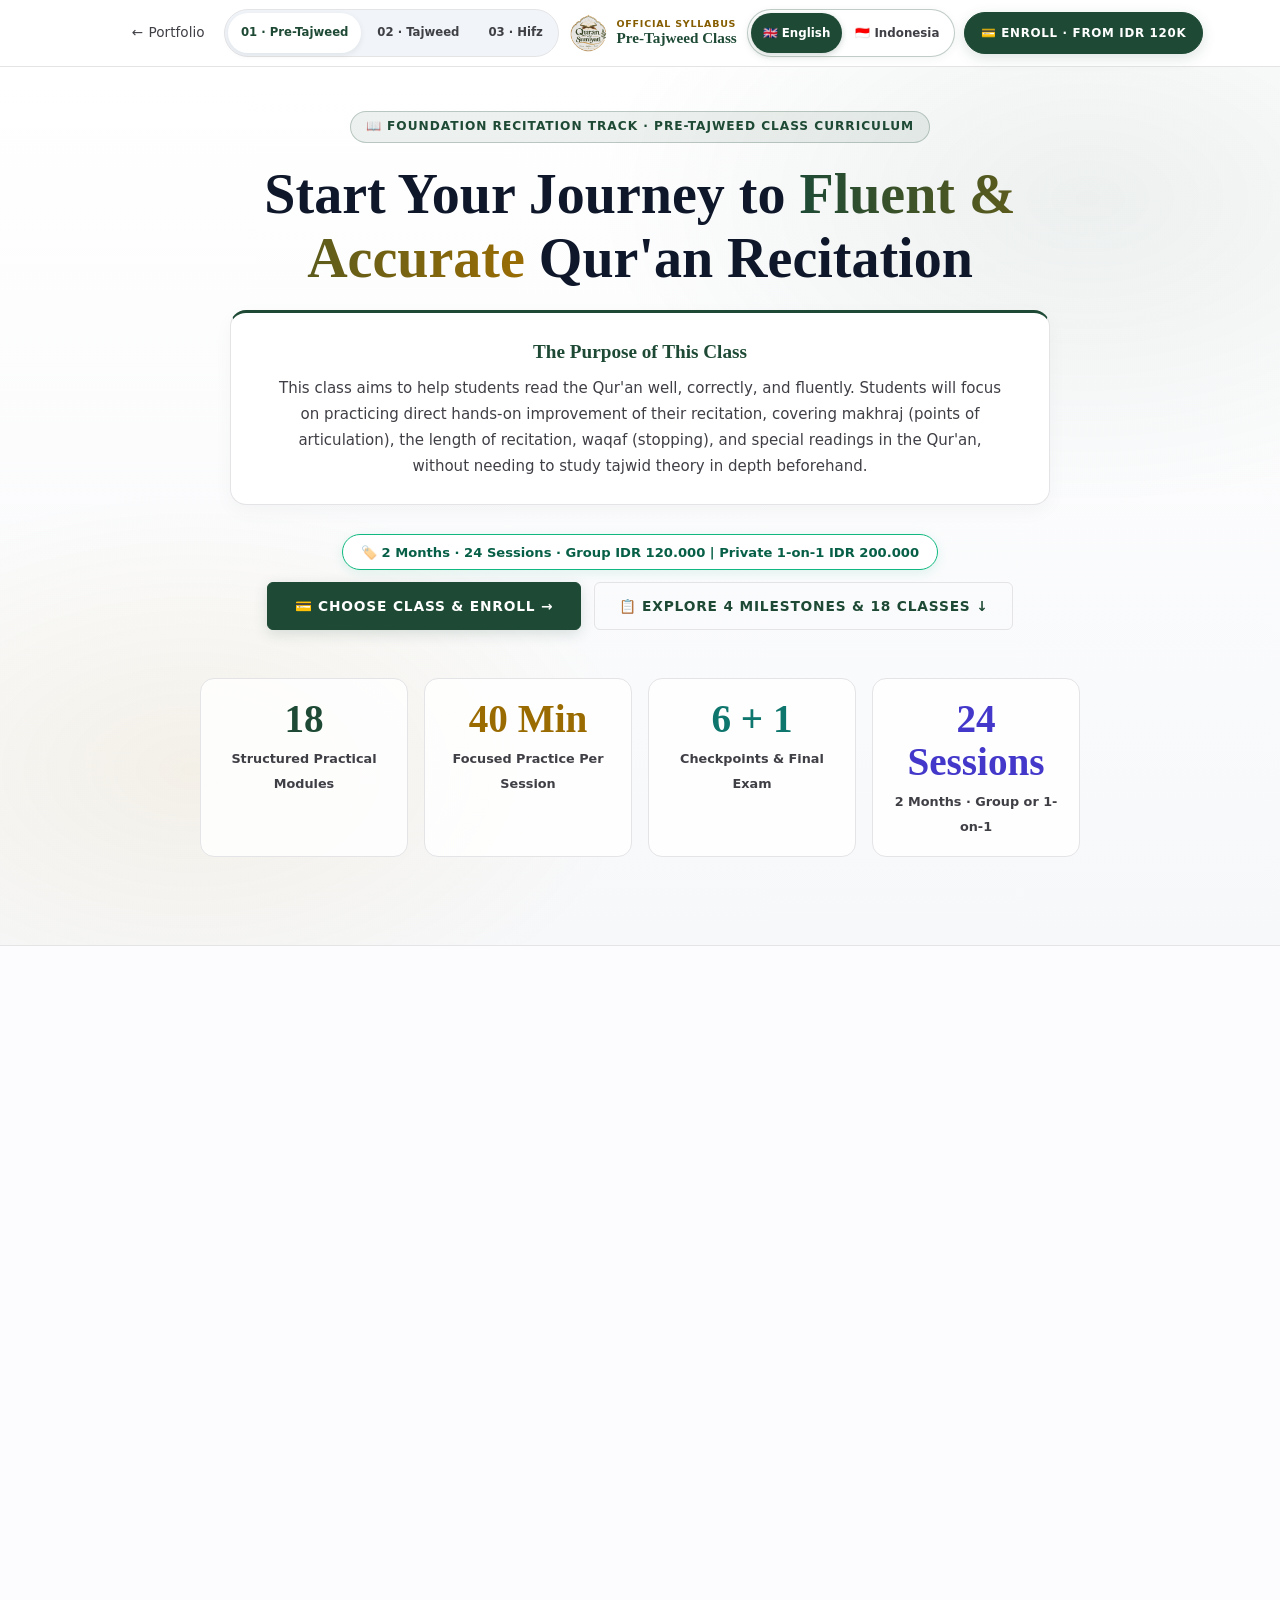
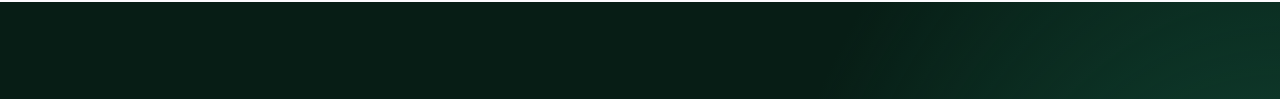
<file: tahsin-tajweed.html>
<!doctype html>
<html lang="en">
<head>
  <meta charset="UTF-8" />
  <meta http-equiv="refresh" content="0; url=curriculum.html" />
  <script>window.location.replace('curriculum.html');</script>
  <meta name="viewport" content="width=device-width, initial-scale=1.0, viewport-fit=cover" />
  <title id="coursePageTitle">Pre-Tajweed Class Curriculum · Sumiyati</title>
  <meta name="description" content="Official 18-class Pre-Tajweed curriculum (Kelas Pra-Tajwid) by Sumiyati. Direct hands-on recitation practice covering makharij, harakat, waqaf, and special readings." />
  <meta name="author" content="Sumiyati" />
  <meta name="referrer" content="strict-origin-when-cross-origin" />
  <meta http-equiv="X-Content-Type-Options" content="nosniff" />
  <meta http-equiv="Content-Security-Policy" content="default-src 'self'; script-src 'self' 'unsafe-inline'; style-src 'self' 'unsafe-inline' https://fonts.googleapis.com; font-src 'self' https://fonts.gstatic.com; img-src 'self' data: https:; frame-src https://www.youtube-nocookie.com https://www.youtube.com; connect-src 'self' https://*.supabase.co https://script.google.com https://script.googleusercontent.com; frame-ancestors 'none'; base-uri 'self';" />

  <!-- Open Graph -->
  <meta property="og:type" content="website" />
  <meta property="og:title" content="Pre-Tajweed Class Curriculum · Sumiyati" />
  <meta property="og:description" content="18 practical classes focusing on direct Quranic recitation improvement." />
  <meta property="og:image" content="sumaiyati.jpg" />

  <!-- Favicon -->
  <link rel="icon" type="image/x-icon" href="/favicon.ico" />
  <link rel="shortcut icon" href="/favicon.ico" />
  <link rel="icon" type="image/png" sizes="48x48" href="/favicon-48x48.png" />
  <link rel="icon" type="image/png" sizes="32x32" href="/favicon-32x32.png" />
  <link rel="icon" type="image/png" sizes="192x192" href="/favicon-192x192.png" />
  <link rel="apple-touch-icon" sizes="180x180" href="/apple-touch-icon.png" />
  <link rel="manifest" href="/site.webmanifest" />

  <link rel="preconnect" href="https://fonts.googleapis.com" />
  <link rel="preconnect" href="https://fonts.gstatic.com" crossorigin />
  <link href="https://fonts.googleapis.com/css2?family=Amiri:ital,wght@0,400;0,700;1,400&family=Fraunces:ital,opsz,wght@0,9..144,300;0,9..144,400;0,9..144,600;1,9..144,300;1,9..144,400&family=Inter:wght@300;400;500;600&display=swap" rel="stylesheet" />
  <link rel="stylesheet" href="style.css?v=2" />
</head>
<body class="course-page">

  <!-- Course Header Bar -->
  <header class="course-nav">
    <div class="wrap course-nav-inner">
      <a href="index.html" class="back-link">
        <span class="back-arrow" aria-hidden="true">←</span>
        <span id="navBackText">Back to Portfolio</span>
      </a>
      <div class="course-header-title" style="display:flex;align-items:center;gap:.55rem;"><img src="sumiyati-logo.png?v=3" alt="Sumiyati Logo" style="width:36px;height:30px;object-fit:contain;" /><div>
        <span class="course-tag" id="navTagText">Curriculum &amp; Video Portal</span>
        <span class="course-brand" id="navBrandText">Pre-Tajweed Class · Sumiyati</span></div></div>
      <div class="header-actions">
        <!-- Student Account Status / Login Button -->
        <div id="studentAccountBar" class="student-account-bar">
          <button type="button" class="student-auth-btn" onclick="openStudentAuthModal('login')" id="headerAuthBtn">
            <span>👤</span> <span id="headerAuthBtnText">Student Sign In / Register</span>
          </button>
        </div>

        <!-- Global Language Switcher -->
        <div class="lang-switcher" role="group" aria-label="Language Switcher">
          <button type="button" class="lang-btn" data-lang="en" onclick="setGlobalLang('en')">EN</button>
          <span class="lang-sep">|</span>
          <button type="button" class="lang-btn" data-lang="id" onclick="setGlobalLang('id')">ID</button>
        </div>
        <a href="admin.html" class="btn-outline-sm" id="navAdminBtn" title="Teacher Dashboard">
          🎓 <span id="navAdminText">Teacher</span>
        </a>
      </div>
    </div>
  </header>

  <main class="wrap course-container">

    <!-- Course Banner -->
    <div class="course-banner">
      <p class="section-label" id="bannerLabel">Official Course Curriculum &amp; Video Lessons</p>
      <div class="banner-flex">
        <div>
          <h1 class="course-display" id="bannerTitle">Pre-Tajweed Class Curriculum</h1>
          <p class="course-sub" id="bannerSub">
            This class aims to help students read the Qur'an well, correctly, and fluently. Students focus on practicing direct hands-on improvement of their recitation, covering makhraj, the length of recitation, waqaf (stopping), and special readings in the Qur'an.
          </p>
        </div>
        <div class="course-meta-pill">
          <span class="meta-item"><strong id="metaInstructorLbl">Instructor:</strong> Sumiyati</span>
          <span class="meta-item"><strong id="metaClassesLbl">Classes:</strong> <span id="metaClassesVal">18 Practical Classes</span></span>
          <span class="meta-item"><strong id="metaCheckpointsLbl">Checkpoints:</strong> <span id="metaCheckpointsVal">2 Milestone Reviews</span></span>
          <span class="meta-item"><strong id="metaSessionLbl">Session:</strong> <span id="metaSessionVal">40 Mins / Class</span></span>
        </div>
      </div>

      <!-- Bilingual Purpose & Session Guide Cards -->
      <div class="course-overview-grid">
        
        <!-- Purpose Card -->
        <div class="overview-card">
          <div class="overview-card-header">
            <h3 class="overview-card-title" id="purposeCardTitle">The Purpose of This Class</h3>
            <span class="badge" style="background:rgba(30,74,53,0.1);color:var(--green);font-size:11px;font-weight:600;padding:2px 8px;border-radius:10px;" id="purposeBadge">Objectives</span>
          </div>
          <div id="purposeCardText" class="overview-text">
            This class aims to help students read the Qur'an well, correctly, and fluently. Students will focus on practicing direct hands-on improvement of their recitation, covering makhraj (points of articulation), the length of recitation, waqaf (stopping), and special readings in the Qur'an, without needing to study tajwid theory in depth beforehand.
          </div>
        </div>

        <!-- Session Guidance Card (40 Mins Breakdown) -->
        <div class="overview-card">
          <div class="overview-card-header">
            <h3 class="overview-card-title" id="sessionCardTitle">40-Min Session Guidance</h3>
            <span class="badge" style="background:rgba(184,134,11,0.15);color:var(--gold);font-size:11px;font-weight:600;padding:2px 8px;border-radius:10px;">40 Mins</span>
          </div>
          <div class="session-timeline">
            <div class="timeline-bar" title="Time Distribution: 5m Opening, 10m Talaqqi, 20m Textbook Practice, 5m Closing">
              <div class="timeline-bar-segment seg-open"></div>
              <div class="timeline-bar-segment seg-talaqqi"></div>
              <div class="timeline-bar-segment seg-practice"></div>
              <div class="timeline-bar-segment seg-close"></div>
            </div>
            <div class="timeline-steps">
              <div class="timeline-step-item">
                <span class="step-badge step-badge-open">05m</span>
                <div><strong id="step1Title">Opening</strong><br><span id="step1Desc" style="font-size:.73rem;color:var(--muted);">Opening &amp; Review</span></div>
              </div>
              <div class="timeline-step-item">
                <span class="step-badge step-badge-talaqqi">10m</span>
                <div><strong id="step2Title">Talaqqi</strong><br><span id="step2Desc" style="font-size:.73rem;color:var(--muted);">Short Surah Recitation</span></div>
              </div>
              <div class="timeline-step-item">
                <span class="step-badge step-badge-practice">20m</span>
                <div><strong id="step3Title">Textbook</strong><br><span id="step3Desc" style="font-size:.73rem;color:var(--muted);">Textbook Reading Practice</span></div>
              </div>
              <div class="timeline-step-item">
                <span class="step-badge step-badge-close">05m</span>
                <div><strong id="step4Title">Closing</strong><br><span id="step4Desc" style="font-size:.73rem;color:var(--muted);">Feedback &amp; Closing</span></div>
              </div>
            </div>
          </div>
        </div>

      </div>

      <!-- Who This Class Is For & Prerequisites -->
      <div class="audience-card">
        <div class="audience-block">
          <h4 id="audienceTitle">🎯 Who This Class Is For</h4>
          <p id="audienceDesc">Adult learners, students, and beginners looking to correct pronunciation habits, transition smoothly from basic Iqra'/Qiroati to the Mushaf, or build a rock-solid hands-on foundation before taking in-depth Tajwid theory.</p>
        </div>
        <div class="audience-block">
          <h4 id="prereqTitle">📋 Prerequisites</h4>
          <p id="prereqDesc">Basic ability to recognize isolated Hijaiyah letters. No memorization of complex tajwid rules or Arabic grammar required beforehand.</p>
        </div>
      </div>

      <!-- Printable Syllabus Tracker Bar -->
      <div class="syllabus-action-bar">
        <div class="syllabus-action-text">
          <span id="trackerBarText">Want a printable 18-class study checklist for your desk or Qur'an?</span>
        </div>
        <div style="display:flex;gap:.6rem;flex-wrap:wrap;align-items:center;"><a href="curriculum.html" class="btn btn-primary" style="padding:.5rem 1rem;font-size:.76rem;"><span id="viewFullCurrBtnText">📖 View Full Curriculum Page →</span></a><button type="button" class="btn-outline-sm" onclick="printSyllabusTracker()">
          <span>🖨️</span>
          <span id="trackerBtnText">Print Syllabus Tracker</span></button></div>
      </div>

    </div>

    <!-- Course Main Interface -->
    <div class="course-grid">

      <!-- Left Column: Video Player & Lesson Notes -->
      <section class="player-column" aria-label="Lesson Video Player">
        <div class="video-card">
          <div class="video-wrapper">
            <iframe
              id="videoPlayer"
              src="https://www.youtube-nocookie.com/embed/dQw4w9WgXcQ?rel=0"
              title="Course Video Player"
              allow="accelerometer; autoplay; clipboard-write; encrypted-media; gyroscope; picture-in-picture"
              allowfullscreen>
            </iframe>
          </div>

          <!-- Video Navigation Bar -->
          <div class="player-nav">
            <button id="prevBtn" class="nav-control-btn" aria-label="Previous Lesson">
              <span aria-hidden="true">←</span> <span id="prevBtnText">Previous</span>
            </button>
            <div class="lesson-progress-indicator">
              <span id="lessonCounter">Class 1 of 18</span>
            </div>
            <button id="nextBtn" class="nav-control-btn" aria-label="Next Lesson">
              <span id="nextBtnText">Next</span> <span aria-hidden="true">→</span>
            </button>
          </div>
        </div>

        <!-- Current Lesson Content -->
        <article class="lesson-details-card">
          
          <!-- Milestone Checkpoint Callout (Shown dynamically on Class 06 & 08) -->
          <div id="checkpointCard" class="checkpoint-callout-card" style="display:none;">
            <div class="checkpoint-callout-header">
              <span style="font-size:1.4rem;">🎯</span>
              <h4 id="checkpointTitle">Checkpoint Milestone</h4>
            </div>
            <p id="checkpointDesc">Milestone evaluation details</p>
            
            <!-- Checkpoint Grading Rubric -->
            <div class="rubric-box" id="checkpointRubricBox">
              <div class="rubric-title" id="rubricTitleText">📋 Assessment Criteria / Kriteria Penilaian</div>
              <div class="rubric-grid" id="rubricGrid">
                <!-- Dynamically populated criteria -->
              </div>
            </div>

            <div style="margin-top: .9rem;" id="checkpointActionWrap">
              <!-- Dynamically populated CTA if locked -->
            </div>
          </div>

          <div class="lesson-header-meta">
            <div style="display:flex;align-items:center;gap:.5rem;flex-wrap:wrap;">
              <span id="currentModuleBadge" class="module-badge">Part 1 · Foundational Letters</span>
              <span id="currentAccessBadge" class="badge-access badge-free">FREE</span>
            </div>
            <span id="currentDuration" class="duration-badge">⏱ 40 mins</span>
          </div>

          <h2 id="currentLessonTitle" class="current-lesson-title">Class 01: Introduction to the Hijaiyah Letters</h2>
          <p id="currentLessonDesc" class="current-lesson-desc"></p>

          <!-- Special Curriculum Note (e.g. Madinah Mushaf Reference on Class 15) -->
          <div id="specialNoteBox" class="curriculum-note-box" style="display:none;">
            <p id="specialNoteText" style="margin:0;"></p>
          </div>

          <!-- Recitation Practice Box -->
          <div class="practice-box">
            <div class="practice-header">
              <span class="practice-label" id="practiceBoxHeader">📖 Recitation Practice</span>
              <span class="practice-hint" id="practiceBoxHint">Focus on accurate pronunciation according to harakat and makhraj</span>
            </div>

            <!-- Audio Pronunciation Sample Control -->
            <div class="practice-audio-bar">
              <button type="button" class="audio-play-btn" id="audioPlayBtn" onclick="toggleAudioPreview()">
                <span id="audioPlayIcon">▶</span>
                <span id="audioPlayText">Listen to Audio Sample</span>
              </button>
              <div class="audio-wave-anim" id="audioWaveAnim">
                <span class="audio-wave-bar"></span>
                <span class="audio-wave-bar"></span>
                <span class="audio-wave-bar"></span>
                <span class="audio-wave-bar"></span>
              </div>
              <button type="button" class="audio-speed-btn" id="audioSpeedBtn" onclick="toggleAudioSpeed()">
                <span id="audioSpeedText">Speed: Tartil (0.75x)</span>
              </button>
            </div>

            <p id="currentPracticeArabic" class="practice-arabic"></p>
            <p id="currentPracticeText" class="practice-translation"></p>

            <div class="mistake-warning">
              <strong id="mistakeHeaderLbl">Key Focus &amp; Mistakes to Avoid:</strong>
              <span id="currentMistakes"></span>
            </div>
          </div>

          <!-- Direct Talaqqi Action & Submission Guidelines -->
          <div class="talaqqi-card">
            <div class="talaqqi-text">
              <h3 id="talaqqiCardTitle">Submit Recitation for Talaqqi Correction</h3>
              <p id="talaqqiCardDesc">Record a 1-minute voice note reciting the practice verse above and send it to Ustadzah Sumiyati on WhatsApp for personal evaluation.</p>
            </div>
            <a id="talaqqiLink" href="https://wa.me/6285890061540?text=Assalamu%27alaikum%20Ustadzah%20Sumiyati%2C%20saya%20ingin%20mengirimkan%20rekaman%20talaqqi" target="_blank" rel="noopener" class="btn btn-primary">
              <span id="talaqqiBtnText">Send Voice Note via WhatsApp →</span>
            </a>

            <!-- Voice Note Best Practice Guide -->
            <div class="voice-guide-grid">
              <div class="voice-guide-step">
                <strong id="vgStep1Title">1. Quiet Space</strong>
                <span id="vgStep1Desc">Record in a quiet room without echo or background noise.</span>
              </div>
              <div class="voice-guide-step">
                <strong id="vgStep2Title">2. State Name &amp; Class</strong>
                <span id="vgStep2Desc">Start with salam, your name, and the class number.</span>
              </div>
              <div class="voice-guide-step">
                <strong id="vgStep3Title">3. Recite in Tartil</strong>
                <span id="vgStep3Desc">Recite at a calm, measured pace. Feedback within 24–48h.</span>
              </div>
            </div>
          </div>
        </article>
      </section>

      <!-- Right Column: Course Curriculum Playlist -->
      <aside class="curriculum-column" aria-label="Course Curriculum">
        <div class="curriculum-card">
          <div class="curriculum-header">
            <div>
              <h3 id="playlistHeaderTitle" style="margin:0 0 2px;">Pre-Tajweed Curriculum</h3>
              <small id="playlistSubTitle" style="font-size:11px;color:var(--muted);">18 Practical Classes · Checkpoints &amp; Final Exam</small>
            </div>
            <span id="completedCounter" class="curriculum-count">0/18 Completed</span></div><div style="padding:.65rem 1.25rem;border-bottom:1px solid var(--border);background:var(--bg);"><a href="curriculum.html" class="btn btn-primary" style="width:100%;padding:.55rem 1rem;font-size:.75rem;"><span id="sidebarFullCurrBtn">📖 View Full Curriculum Syllabus →</span></a></div>

          <div class="playlist-container" id="playlistContainer">
            <!-- Populated dynamically via JavaScript with all 18 classes and 2 Checkpoints -->
          </div>
        </div>

        <!-- Companion Book Card -->
        <div class="companion-card">
          <div class="companion-tag" id="companionTag">Companion Textbook</div>
          <h4 id="companionTitle">Tahsin Smart &amp; Tajwid Smart (2021)</h4>
          <p id="companionDesc">This 18-class curriculum follows the practical pedagogical method published in <em>Tahsin Smart</em> and <em>Tajwid Smart</em> by Sumiyati, designed for step-by-step recitation fluency.</p>
          <a href="index.html#works" class="companion-link" id="companionLink">View companion books →</a>
        </div>
      </aside>

    </div>

    <!-- Course FAQ Section -->
    <section class="course-faq-wrap">
      <p class="section-label" id="faqLabel">Questions &amp; Answers</p>
      <h3 class="course-faq-title" id="faqTitle">Frequently Asked Questions</h3>
      <div id="courseFaqList">
        <!-- Injected via JavaScript -->
      </div>
    </section>

  </main>

  <!-- Paywall Modal Overlay -->
  <div id="paywallOverlay" class="paywall-overlay" role="dialog" aria-modal="true" aria-labelledby="paywallTitle">
    <div class="paywall-modal">
      <button type="button" class="paywall-close-btn" onclick="closePaywall()" aria-label="Close modal">✕</button>

      <div class="paywall-badge-row">
        <span class="paywall-pill" id="paywallPill">Course Registration</span>
        <span style="font-size:11px;color:var(--muted);" id="paywallSubBadge">Milestone Evaluation</span>
      </div>

      <h3 class="paywall-title" id="paywallTitle">Unlock Checkpoint 1 &amp; Full Course Access</h3>
      <p class="paywall-lead" id="paywallLead">
        Congratulations on completing the first 6 foundational classes! To submit your recitation for Checkpoint 1 personal evaluation and continue to Classes 07–18, please enroll for full course access.
      </p>

      <div class="paywall-features">
        <div class="paywall-feature-item">
          <span class="paywall-feature-icon">🎯</span>
          <span id="pwF1"><strong>Personal Talaqqi Review for Checkpoints 1 &amp; 2:</strong> Direct 1-on-1 voice note feedback and recitation grading from Ustadzah Sumiyati.</span>
        </div>
        <div class="paywall-feature-item">
          <span class="paywall-feature-icon">📖</span>
          <span id="pwF2"><strong>Full Access to Classes 07–18:</strong> Master Nūn Sākinah, Mīm Sākinah, Hamzat al-Wasl, Advanced Madd, Waqaf rules, and Gharibul Qur'an.</span>
        </div>
        <div class="paywall-feature-item">
          <span class="paywall-feature-icon">📚</span>
          <span id="pwF3"><strong>Digital Companion Study Materials:</strong> Structured exercise sheets accompanying <em>Tahsin Smart &amp; Tajwid Smart</em>.</span>
        </div>
        <div class="paywall-feature-item">
          <span class="paywall-feature-icon">💬</span>
          <span id="pwF4"><strong>Direct WhatsApp Mentoring:</strong> Dedicated consultation with Ustadzah Sumiyati for your recitation challenges.</span>
        </div>
        <div class="paywall-feature-item">
          <span class="paywall-feature-icon">📜</span>
          <span id="pwF5"><strong>Verified Certificate of Completion</strong> upon passing Checkpoint 2.</span>
        </div>
      </div>

      <div class="paywall-pricing-box">
        <div class="pricing-text">
          <small id="pwPricingLbl">Full Course Enrollment</small>
          <p id="pwPricingNote">One-time payment · Lifetime access</p>
        </div>
        <div class="pricing-price" id="pwPrice">Rp 199.000</div>
      </div>

      <!-- 3-Step Enrollment Flow Box -->
      <div class="payment-steps-box">
        <h5 id="pwStepsTitle">How Enrollment Works (3 Simple Steps):</h5>
        <ol class="payment-steps-list">
          <li id="pwStep1"><strong>Create your student account</strong> so your progress &amp; access are saved.</li>
          <li id="pwStep2"><strong>Transfer Rp 199.000</strong> &amp; confirm via WhatsApp with Ustadzah Sumiyati.</li>
          <li id="pwStep3"><strong>Instant Unlock:</strong> Ustadzah activates your account or sends your personal unlock code via WhatsApp.</li>
        </ol>
      </div>

      <div class="paywall-actions">
        <button type="button" id="paywallEnrollBtn" onclick="handlePaywallEnrollClick()" class="btn btn-primary">
          <span id="pwBtnRegister">Register &amp; Pay via WhatsApp →</span>
        </button>
        <a id="paywallWaBtn" href="#" target="_blank" rel="noopener" style="display:none;"></a>
      </div>

      <div class="paywall-passcode-toggle">
        <button type="button" onclick="togglePasscodeForm()" id="pwPasscodeToggle">Already enrolled? Enter access code</button>
        <div id="passcodeForm" class="passcode-form">
          <input type="text" id="passcodeInput" class="passcode-input" placeholder="ACCESS CODE" />
          <button type="button" class="passcode-submit-btn" onclick="submitPasscode()" id="pwSubmitBtn">Unlock</button>
        </div>
        <div id="passcodeFeedback" class="passcode-feedback"></div>
      </div>
    </div>
  </div>


  <!-- Student Login / Registration Modal Overlay (WhatsApp + 4-Digit PIN) -->
  <div id="studentAuthOverlay" class="paywall-overlay" role="dialog" aria-modal="true" aria-labelledby="authModalTitle">
    <div class="paywall-modal" style="max-width:450px;">
      <button type="button" class="paywall-close-btn" onclick="closeStudentAuthModal()" aria-label="Close modal">✕</button>

      <div class="paywall-badge-row">
        <span class="paywall-pill" id="authModalPill">WhatsApp Student Login</span>
        <span style="font-size:11px;color:var(--muted);" id="authModalSub">No Email Required</span>
      </div>

      <h3 class="paywall-title" id="authModalTitle">Student WhatsApp Portal</h3>
      <p class="paywall-lead" style="margin-bottom:1rem;" id="authModalLead">
        Register or sign in using your <strong>WhatsApp number</strong> and a <strong>4-digit PIN</strong> to save your progress and unlock full course access.
      </p>

      <div class="auth-tabs">
        <button type="button" class="auth-tab-btn active" id="tabBtnRegister" onclick="switchAuthTab('register')">Register WhatsApp</button>
        <button type="button" class="auth-tab-btn" id="tabBtnLogin" onclick="switchAuthTab('login')">Sign In with PIN</button>
      </div>

      <!-- Register Form (WhatsApp + 4-Digit PIN) -->
      <form id="studentRegisterForm" onsubmit="handleStudentRegister(event)">
        <div class="auth-form-group">
          <label for="regNameInput" id="lblRegName">Full Name (Nama Lengkap - Optional)</label>
          <input type="text" id="regNameInput" class="auth-input" placeholder="e.g. Aisyah Putri (Optional)" />
        </div>
        <div class="auth-form-group">
          <label for="regWaInput" id="lblRegWa">WhatsApp Number (Nomor WhatsApp) *</label>
          <input type="tel" id="regWaInput" class="auth-input" required placeholder="e.g. 08123456789" />
        </div>
        <div class="auth-form-row">
          <div class="auth-form-group">
            <label for="regPinInput" id="lblRegPin">4-Digit Login PIN *</label>
            <div style="display:flex;gap:.4rem;">
              <input type="text" id="regPinInput" class="auth-input" inputmode="numeric" pattern="[0-9]{4,6}" maxlength="6" required placeholder="e.g. 1234" style="letter-spacing:.2em;font-weight:700;text-align:center;" />
              <button type="button" class="btn-outline-sm" onclick="generateRandomStudentPin()" title="Generate 4-Digit PIN" style="white-space:nowrap;">🎲 PIN</button>
            </div>
          </div>
          <div class="auth-form-group">
            <label for="regCityInput" id="lblRegCity">City (Kota)</label>
            <input type="text" id="regCityInput" class="auth-input" placeholder="e.g. Jakarta" />
          </div>
        </div>
        <div id="regFeedback" class="passcode-feedback" style="margin-bottom:.75rem;"></div>
        <button type="submit" class="btn btn-primary" style="width:100%;" id="btnRegSubmit">
          Register with WhatsApp →
        </button>
      </form>

      <!-- Login Form (WhatsApp + 4-Digit PIN) -->
      <form id="studentLoginForm" onsubmit="handleStudentLogin(event)" style="display:none;">
        <div class="auth-form-group">
          <label for="loginWaInput" id="lblLoginWa">Registered WhatsApp Number *</label>
          <input type="tel" id="loginWaInput" class="auth-input" required placeholder="e.g. 081298765432" />
        </div>
        <div class="auth-form-group">
          <div style="display:flex;justify-content:space-between;align-items:center;">
            <label for="loginPinInput" id="lblLoginPin">4-Digit Login PIN *</label>
            <button type="button" onclick="requestPinViaWhatsApp()" style="background:none;border:none;color:var(--green);font-size:.73rem;text-decoration:underline;cursor:pointer;" id="btnForgotPin">
              Forgot PIN? Ask via WhatsApp
            </button>
          </div>
          <input type="password" id="loginPinInput" class="auth-input" inputmode="numeric" maxlength="6" required placeholder="••••" style="letter-spacing:.3em;font-weight:700;font-size:1.05rem;" />
        </div>
        <div id="loginFeedback" class="passcode-feedback" style="margin-bottom:.75rem;"></div>
        <button type="submit" class="btn btn-primary" style="width:100%;" id="btnLoginSubmit">
          Sign In with WhatsApp &amp; PIN →
        </button>

        <div style="margin-top:1rem;padding-top:.85rem;border-top:1px solid var(--border);font-size:.73rem;color:var(--muted);text-align:center;"><span>🔒 Protected by SHA-256 PIN verification &amp; 5-attempt lockout</span></div>
      </form>
    </div>
  </div>

  <!-- Hidden Printable Syllabus Tracker (Triggered via printSyllabusTracker) -->
  <div id="printableTracker" class="printable-tracker-modal" style="display:none;">
    <div style="text-align:center;margin-bottom:1.5rem;border-bottom:2px solid #1e4a35;padding-bottom:1rem;">
      <h2 style="font-family:'Fraunces',serif;color:#1e4a35;margin:0 0 .3rem;">Pre-Tajweed Class Progress Tracker</h2>
      <p style="margin:0;font-size:14px;color:#555;">Kurikulum Kelas Pra-Tajwid · Ustadzah Sumiyati (Mumtaz IIUI 2026)</p>
    </div>
    <div style="display:grid;grid-template-columns:1fr 1fr;gap:1.5rem;font-size:12px;" id="printableTrackerGrid">
      <!-- Populated dynamically -->
    </div>
  </div>

  <!-- Footer -->
  <footer>
    <div class="wrap" style="display:flex;justify-content:space-between;align-items:center;flex-wrap:wrap;gap:1rem;width:100%;">
      <p class="name" id="footerName">Sumiyati · Master's in Tafsir &amp; Quranic Sciences, IIUI 2026</p>
      <p class="meta">
        <span id="footerMeta">Pre-Tajweed Learning Portal · Lifelong Student of the Qur'an</span>
        &nbsp;·&nbsp; <a href="admin.html" style="color:var(--green);font-weight:600;text-decoration:underline;">🎓 Instructor Dashboard</a>
      </p>
    </div>
  </footer>

  <script src="course-auth.js?v=8"></script>
  <script>
    // Authentic 18-Class Pre-Tajweed Curriculum Data
    const lessons = [
      {
        id: 1,
        numberStrEn: "Class 01",
        numberStrId: "Kelas 01",
        moduleEn: "Part 1 · Foundational Letters & Vowels",
        moduleId: "Bagian 1 · Fondasi Huruf & Tanda Baca",
        titleEn: "Class 01: Introduction to the Hijaiyah Letters",
        titleId: "Kelas 01: Mengenal Huruf Hijaiyah",
        descEn: "In this section, students will be introduced to the 28-29 Hijaiyah letters in their unvocalized form (without harakat). Students will learn to recognize each letter, distinguish letters with similar shapes, and practice correct pronunciation as a foundation before moving on to the stage of reading the Qur'an.",
        descId: "Pada bab ini, siswa akan diperkenalkan dengan 28–29 huruf hijaiyah dalam bentuk tanpa harakat. Siswa akan belajar mengenali setiap huruf, membedakan huruf-huruf yang memiliki bentuk serupa, serta berlatih melafalkan setiap huruf dengan benar sebagai dasar untuk melanjutkan ke tahap membaca Al-Qur’an.",
        duration: "40 mins",
        videoId: "dQw4w9WgXcQ",
        arabic: "ا ب ت ث ج ح خ د ذ ر ز س ش ص ض ط ظ ع غ ف ق ك ل م ن و هـ ء ي",
        translationEn: "Recognizing all isolated Hijaiyah letter shapes and distinguishing similar shapes (ب vs ت vs ث, ج vs ح vs خ, د vs ذ, ر vs ز, س vs ش).",
        translationId: "Mengenali bentuk tunggal setiap huruf hijaiyah dan membedakan huruf berdekatan bentuk (ب ت ث, ج ح خ, د ذ, ر ز, س ش, ص ض, ط ظ, ع غ, ف ق).",
        mistakeEn: "Confusing dot placements (nuqath) or mixing up heavy and light counterparts (e.g. Ta ت vs Tha ث vs Tho ط; Sin س vs Syin ش vs Shod ص).",
        mistakeId: "Tertukar letak titik (nuqath) atau menyamakan bunyi huruf tebal dan tipis (misal: Ta ت vs Tha ث vs Tho ط; Sin س vs Syin ش vs Shod ص).",
        checkpointAfter: null,
        isFree: false
      },
      {
        id: 2,
        numberStrEn: "Class 02",
        numberStrId: "Kelas 02",
        moduleEn: "Part 1 · Foundational Letters & Vowels",
        moduleId: "Bagian 1 · Fondasi Huruf & Tanda Baca",
        titleEn: "Class 02: Practice Pronouncing Letters with Harakat & Makharij",
        titleId: "Kelas 02: Latihan Pelafalan Huruf Sesuai dengan Harakat dan Makhrajnya",
        descEn: "In this section, students will practice pronouncing the Hijaiyah letters by correctly applying harakat (fathah, kasrah, and dhammah), while paying attention to the makhraj, or the point of articulation, of each letter.",
        descId: "Pada bab ini, siswa akan berlatih melafalkan huruf-huruf hijaiyah dengan menerapkan harakat fathah, kasrah, dan dhammah dengan benar. Siswa juga akan berlatih memperhatikan makhraj, yaitu tempat keluarnya setiap huruf, agar dapat mengucapkan huruf-huruf hijaiyah dengan tepat.",
        duration: "40 mins",
        videoId: "dQw4w9WgXcQ",
        arabic: "أَ إِ أُ · بَ بِ بُ · تَ تِ تُ · ثَ ثِ ثُ · جَ جِ جُ · حَ حِ حُ · خَ خِ خُ",
        translationEn: "Practicing pure single vowels: Fathah [a], Kasrah [i], and Dhammah [u] across all letters.",
        translationId: "Latihan vokal tunggal fathah [a], kasrah [i], dan dhammah [u] murni pada setiap huruf hijaiyah.",
        mistakeEn: "Slanting vowels into intermediate 'e' or 'o' sounds. Open mouth vertically for Fathah, lower jaw for Kasrah, round lips cleanly for Dhammah.",
        mistakeId: "Pelafalan harakat yang miring (fathah berbunyi 'e' atau 'o', kasrah mengambang 'e'). Buka rongga mulut vertikal saat fathah, turunkan rahang saat kasrah, dan bulatkan bibir saat dhammah.",
        checkpointAfter: null,
        isFree: false
      },
      {
        id: 3,
        numberStrEn: "Class 03",
        numberStrId: "Kelas 03",
        moduleEn: "Part 1 · Foundational Letters & Vowels",
        moduleId: "Bagian 1 · Fondasi Huruf & Tanda Baca",
        titleEn: "Class 03: Practicing Letter Pronunciation in Words",
        titleId: "Kelas 03: Latihan Pelafalan Huruf Sesuai dengan Harakat dan Makhrajnya dalam Kata",
        descEn: "In this section, students will practice pronouncing Hijaiyah letters combined into words, while still paying close attention to the harakat and makhraj of each letter. This exercise aims to train students' fluency in reading strings of letters as words, serving as a bridge before moving on to reading complete sentences and verses of the Qur'an.",
        descId: "Pada bab ini, siswa akan berlatih membaca huruf-huruf hijaiyah dalam sebuah kata, dengan tetap memperhatikan harakat dan makhraj setiap huruf. Latihan ini bertujuan untuk melatih kelancaran siswa dalam membaca rangkaian huruf dalam sebuah kata, sekaligus menjadi tahap peralihan sebelum siswa melanjutkan ke pembacaan kalimat dan ayat-ayat Al-Qur’an secara utuh.",
        duration: "40 mins",
        videoId: "dQw4w9WgXcQ",
        arabic: "كَتَبَ · نَزَلَ · حَسُنَ · رُسُلُ · ظَلَمَ · فَعَلَ · ذَكَرَ",
        translationEn: "Reading strings of letters joined into 3-letter words with varying short vowels.",
        translationId: "Membaca rangkaian huruf bersambung dalam satu kata tanpa memanjangkan vokal pendek.",
        mistakeEn: "Rushing through words and swallowing ending vowels or inadvertently elongating single-count vowels into madd.",
        mistakeId: "Membaca terburu-buru hingga huruf akhir tertelan, atau tanpa sengaja menyeret vokal 1 harakat menjadi 2 harakat (memanjangkan vokal pendek).",
        checkpointAfter: null,
        isFree: false
      },
      {
        id: 4,
        numberStrEn: "Class 04",
        numberStrId: "Kelas 04",
        moduleEn: "Part 1 · Foundational Letters & Vowels",
        moduleId: "Bagian 1 · Fondasi Huruf & Tanda Baca",
        titleEn: "Class 04: Practicing 2-Count Madd (2 Harakat)",
        titleId: "Kelas 04: Latihan Memanjangkan Bacaan 2 Harakat",
        descEn: "In this section, students will learn to recognize and practice the mad thabi'i, a recitation that is lengthened for 2 harakat. Students will be trained to identify the letters that cause mad (alif, waw, and ya' sukun).",
        descId: "Pada bab ini, siswa akan belajar mengenali dan mempraktikkan bacaan mad thabi’i, yaitu bacaan yang dipanjangkan sebanyak 2 harakat. Siswa akan dilatih untuk mengenali huruf-huruf yang menjadi sebab terjadinya mad, yaitu alif, waw sukun, dan ya sukun, serta membacanya dengan panjang yang tepat.",
        duration: "40 mins",
        videoId: "dQw4w9WgXcQ",
        arabic: "قَالَ قِيلَ يَقُولُ · كَانَ كَيْلَ يَكُونُ · مَالِكِ يَوْمِ الدِّينِ",
        translationEn: "Mad Thabi'i: Alif preceded by Fathah, Ya Sukun preceded by Kasrah, and Waw Sukun preceded by Dhammah.",
        translationId: "Mad Thabi'i: Alif didahului Fathah, Ya Sukun didahului Kasrah, dan Waw Sukun didahului Dhammah.",
        mistakeEn: "Over-lengthening beyond 2 counts or leaking sound into the nasal cavity (Ghunnah). Ensure clear oral resonance from Al-Jawf.",
        mistakeId: "Memanjangkan berlebihan (lebih dari 2 ketukan) atau suara masuk ke hidung (ghunnah). Jaga durasi tepat dan aliran suara bersih keluar dari rongga mulut (Al-Jawf).",
        checkpointAfter: null,
        isFree: false
      },
      {
        id: 5,
        numberStrEn: "Class 05",
        numberStrId: "Kelas 05",
        moduleEn: "Part 1 · Foundational Letters & Vowels",
        moduleId: "Bagian 1 · Fondasi Huruf & Tanda Baca",
        titleEn: "Class 05: Practicing Letters with Shaddah (Doubled Letters)",
        titleId: "Kelas 05: Latihan Membaca Huruf Bertasydid",
        descEn: "In this section, students will learn to read letters with tasydid (shaddah). Students will be trained to distinguish the pronunciation of letters with tasydid from regular letters. In addition, students will also be introduced to letters with tasydid that have special characteristics, such as waw and ya' with tasydid, as well as meem and noon with tasydid.",
        descId: "Pada bab ini, siswa akan belajar membaca huruf-huruf hijaiyah yang ber-tasydid (syaddah). Siswa akan dilatih untuk membedakan cara membaca huruf yang bertasydid dengan huruf yang tidak bertasydid. Selain itu, siswa juga akan diperkenalkan pada beberapa huruf bertasydid yang memiliki karakteristik khusus, seperti waw dan ya bertasydid, serta mim dan nun bertasydid.",
        duration: "40 mins",
        videoId: "dQw4w9WgXcQ",
        arabic: "رَبَّنَا · إِيَّاكَ نَعْبُدُ · قُوَّةٍ · إِنَّ اللَّهَ · ثُمَّ كَلَّا",
        translationEn: "Applying vocal pressure (Nabrah) on doubled letters and holding a full 2-count Ghunnah on Nun & Mim with Shaddah (نّ and مّ).",
        translationId: "Memberikan penekanan (nabrah) pada huruf bertasydid serta ghunnah 2 harakat pada Nun dan Mim bertasydid.",
        mistakeEn: "Pronouncing shaddah like a single letter without holding pressure, or omitting the required Ghunnah on doubled Nun/Mim.",
        mistakeId: "Membaca tasydid datar seperti huruf biasa tanpa tekanan ganda, atau tidak menahan dengung (ghunnah) pada Nun dan Mim bertasydid (نّ dan مّ).",
        checkpointAfter: null,
        isFree: false
      },
      {
        id: 6,
        numberStrEn: "Class 06",
        numberStrId: "Kelas 06",
        moduleEn: "Part 1 · Foundational Letters & Vowels",
        moduleId: "Bagian 1 · Fondasi Huruf & Tanda Baca",
        titleEn: "Class 06: Practice Reading Letters with Sukūn ( ْ )",
        titleId: "Kelas 06: Latihan Membaca Huruf Sukun ( ْ )",
        descEn: "In this section, students will learn to read letters with sukun, which are letters without harakat and are pronounced without a vowel sound. Students will be trained to pronounce sukun letters correctly and distinguish their pronunciation from voweled letters. This exercise aims to train students' accuracy in reading combinations of voweled and sukun letters. In addition, students will also be introduced to sukun letters with special characteristics, such as letters with the qalqalah property, as well as the letters ك, ت, and ء.",
        descId: "Pada bab ini, siswa akan belajar membaca huruf sukun. Siswa akan dilatih untuk melafalkan huruf bersukun dengan benar serta membedakan cara membacanya dengan huruf yang berharakat. Latihan ini bertujuan untuk melatih ketepatan siswa dalam membaca rangkaian huruf yang terdiri dari huruf berharakat dan huruf bersukun. Selain itu, siswa juga akan diperkenalkan pada huruf-huruf bersukun yang memiliki karakteristik khusus, seperti huruf-huruf qalqalah, serta huruf ك، ت، dan ء.",
        duration: "40 mins",
        videoId: "dQw4w9WgXcQ",
        arabic: "يَعْلَمُ · يَكْتُبُ · يُرْسِلُ · الفَلَقْ · أَحَدْ · يَأْتِي",
        translationEn: "Pronouncing resting letters: releasing gentle breath (Hams) on Kaf (كْ) and Ta (تْ), a clean stop on Hamzah (ءْ), and rebounding Qalqalah (ق ط ب ج د).",
        translationId: "Memantapkan pelafalan huruf sukun: desis hams pada Kaf (كْ) dan Ta (تْ), hentian tegas hamzah (ءْ), dan pantulan qalqalah (ق ط ب ج د).",
        mistakeEn: "Bouncing non-qalqalah letters (like Lam, Mim, Nun) or suffocating the gentle whisper on Kaf and Ta.",
        mistakeId: "Memantulkan huruf sukun yang bukan qalqalah (seperti Lam, Mim, Nun), atau memotong nafas terlalu kencang pada huruf hams.",
        checkpointAfter: 1,
        isFree: false
      },
      {
        id: 7,
        numberStrEn: "Class 07",
        numberStrId: "Kelas 07",
        moduleEn: "Part 2 · Nun & Mim Sakinah and Hamzah",
        moduleId: "Bagian 2 · Nun & Mim Sakinah serta Hamzah",
        titleEn: "Class 07: Introduction to Nūn Sākinah and Tanwīn",
        titleId: "Kelas 07: Mengenal Nun Sukun dan Tanwin",
        descEn: "In this section, students will learn to recognize and pronounce nun sukun and tanwin correctly.",
        descId: "Pada bab ini, siswa akan belajar mengenali dan melafalkan nun sukun dan tanwin dengan benar. Siswa akan dilatih untuk membedakan bentuk serta cara membaca nun sukun dan tanwin.",
        duration: "40 mins",
        videoId: "dQw4w9WgXcQ",
        arabic: "نْ · كِتَابٌ (dhammatain) · كِتَابًا (fathatain) · كِتَابٍ (kasratain)",
        translationEn: "Understanding the phonetic equivalence between Nun Sakinah (نْ) and Tanwin (-ً -ٍ -ٌ) as an unwritten nun sound at the conclusion of nouns.",
        translationId: "Memahami kesamaan suara antara Nun Sukun (نْ) dan Tanwin (-ً -ٍ -ٌ) di akhir isim.",
        mistakeEn: "Treating tanwin differently from nun sukun. Phonetically, tanwin is an unwritten nun sakinah voiced when continuing recitation.",
        mistakeId: "Membedakan bunyi tanwin dari nun sukun. Secara fonetik, tanwin adalah nun sukun yang berbunyi saat dibaca sambung namun tidak tertulis.",
        checkpointAfter: null,
        isFree: false
      },
      {
        id: 8,
        numberStrEn: "Class 08",
        numberStrId: "Kelas 08",
        moduleEn: "Part 2 · Nun & Mim Sakinah and Hamzah",
        moduleId: "Bagian 2 · Nun & Mim Sakinah serta Hamzah",
        titleEn: "Class 08: Practice Pronouncing Nūn Sākinah & Tanwīn in Sentences",
        titleId: "Kelas 08: Latihan Pengucapan Nun Sukun dan Tanwin dalam Kalimat",
        descEn: "In this section, students will practice reading nun sukun and tanwin as they appear in sentences taken from excerpts of Qur'anic verses. This exercise focuses on the students' fluency and accuracy in pronunciation. By using Qur'anic excerpts as practice material, students become accustomed to reading within a real recitation context.",
        descId: "Pada bab ini, siswa akan berlatih membaca nun sukun dan tanwin yang terdapat dalam rangkaian kata dan kalimat pada potongan ayat-ayat Al-Qur’an. Latihan ini berfokus pada peningkatan kelancaran dan ketepatan dalam membaca. Dengan menggunakan potongan ayat Al-Qur’an sebagai bahan latihan, siswa akan terbiasa menerapkan bacaan nun sukun dan tanwin dalam konteks bacaan Al-Qur’an yang sebenarnya.",
        duration: "40 mins",
        videoId: "dQw4w9WgXcQ",
        arabic: "مَنْ خَشِيَ الرَّحْمَٰنَ بِالْغَيْبِ · غَفُورٌ رَّحِيمٌ · سَمِيعًا عَلِيمًا · مِن بَعْدِ",
        translationEn: "Practicing Nun Sakinah & Tanwin within Quranic verses: clear Izhar, blended Idgham, converted Iqlab, and concealed Ikhfa.",
        translationId: "Latihan membaca nun sukun dan tanwin dalam potongan ayat: kejelasan izhar, peleburan idgham, pembalikan iqlab, dan dengung samar ikhfa.",
        mistakeEn: "Pressing tongue to the upper gums during Ikhfa (tongue must hover lightly near the following letter's makhraj while holding ghunnah).",
        mistakeId: "Menempelkan lidah ke gusi atas saat ikhfa (seharusnya lidah melayang dekat makhraj huruf berikutnya seraya mengalirkan dengung 2 harakat).",
        checkpointAfter: 2,
        isFree: false
      },
      {
        id: 9,
        numberStrEn: "Class 09",
        numberStrId: "Kelas 09",
        moduleEn: "Part 2 · Nun & Mim Sakinah and Hamzah",
        moduleId: "Bagian 2 · Nun & Mim Sakinah serta Hamzah",
        titleEn: "Class 09: Hamzat al-Wasl",
        titleId: "Kelas 09: Hamzah Washol",
        descEn: "In this section, students will learn how to read hamzah washal that begins with the harakat fathah, kasrah, or dhammah.",
        descId: "Pada bab ini, siswa akan belajar mengenali dan membaca hamzah washal yang berada di awal kata dengan memperhatikan harakat fathah, kasrah, dan dhammah. Siswa akan dilatih untuk membedakan cara membaca hamzah washal sesuai dengan harakatnya agar dapat membacanya dengan tepat.",
        duration: "40 mins",
        videoId: "dQw4w9WgXcQ",
        arabic: "الْحَمْدُ (Fathah pada Alif-Lam) · ادْعُ إِلَىٰ سَبِيلِ رَبِّكَ (Dhammah) · اهْدِنَا الصِّرَاطَ الْمُسْتَقِيمَ (Kasrah)",
        translationEn: "Starting on Hamzat al-Wasl: with Fathah on 'Al' (ال), Dhammah if the 3rd letter carries an original dhammah, and Kasrah if the 3rd letter has fathah or kasrah.",
        translationId: "Menentukan harakat awal Hamzah Washal: dibaca Fathah pada 'Al', Dhammah jika huruf ketiga berharakat dhammah asli, dan Kasrah jika huruf ketiga berharakat fathah/kasrah.",
        mistakeEn: "Pronouncing Hamzat al-Wasl when continuing from a preceding word (it drops smoothly during connection and is only sounded when initiating recitation).",
        mistakeId: "Membaca hamzah washal ketika menyambung dari kata sebelumnya (hamzah washal gugur bunyinya saat washal dan hanya dibaca saat ibtida'/memulai).",
        checkpointAfter: null,
        isFree: false
      },
      {
        id: 10,
        numberStrEn: "Class 10",
        numberStrId: "Kelas 10",
        moduleEn: "Part 2 · Nun & Mim Sakinah and Hamzah",
        moduleId: "Bagian 2 · Nun & Mim Sakinah serta Hamzah",
        titleEn: "Class 10: Practice Pronouncing Mīm Sākinah in Sentences",
        titleId: "Kelas 10: Latihan Pengucapan Mim Sukun dalam Kalimat",
        descEn: "In this section, students will learn how to read meem sukun when it meets the letters ب, م, and letters other than those two.",
        descId: "Pada bab ini, siswa akan belajar membaca mim sukun ketika bertemu dengan huruf ب, م, dan huruf-huruf selain kedua huruf tersebut. Siswa akan dilatih untuk membedakan cara membaca mim sukun sesuai dengan huruf yang mengikutinya agar dapat membaca dengan baik dan benar.",
        duration: "40 mins",
        videoId: "dQw4w9WgXcQ",
        arabic: "تَرْمِيهِم بِحِجَارَةٍ · لَهُم مَّا يَشَاءُونَ · عَلَيْهِمْ وَلَا الضَّالِّينَ",
        translationEn: "Mim Sakinah rules: Ikhfa Shafawi before Ba (gentle contact), Idgham Mithlayn before Mim (2-count ghunnah), and Izhar Shafawi before all other letters.",
        translationId: "Hukum Mim Sukun: Ikhfa Shafawi bertemu Ba (rapat lembut), Idgham Mithlayn bertemu Mim (dengung 2 harakat), dan Izhar Shafawi bertemu huruf lainnya.",
        mistakeEn: "Hiding Mim before Waw (و) or Fa (ف) due to lip proximity. Articulate with firm clarity (Izhar Asyad).",
        mistakeId: "Meredam atau menyamarkan Mim ketika bertemu huruf Waw (و) dan Fa (ف) karena kedekatan makhraj bibir. Harus diucapkan jelas tegas (Izhar Asyad).",
        checkpointAfter: null,
        isFree: false
      },
      {
        id: 11,
        numberStrEn: "Class 11",
        numberStrId: "Kelas 11",
        moduleEn: "Part 3 · Advanced Madd, Waqaf & Special Readings",
        moduleId: "Bagian 3 · Mad Lanjutan, Waqaf & Kaidah Khusus",
        titleEn: "Class 11: The Rules of Elongation (Madd > 2 Harakat)",
        titleId: "Kelas 11: MAD (> 2 Harakat)",
        descEn: "In this section, students will learn how to read recitations that are lengthened for more than 2 harakat. Students will practice recognizing mad and reading it with the correct length.",
        descId: "Pada bab ini, siswa akan belajar mengenali dan membaca bacaan mad yang dipanjangkan lebih dari 2 harakat. Siswa akan berlatih mengenali bacaan mad serta mempraktikkannya.",
        duration: "40 mins",
        videoId: "dQw4w9WgXcQ",
        arabic: "إِذَا جَاءَ نَصْرُ اللَّهِ · بِمَا أُنزِلَ إِلَيْكَ · وَلَا الضَّالِّينَ · الحَاقَّةُ",
        translationEn: "Recognizing madd caused by Hamzah (Madd Muttasil and Munfasil, 4-5 counts) and madd caused by Sukun/Tasydid (Madd Lazim, 6 full counts).",
        translationId: "Mengenali jenis mad lanjutan karena bertemu Hamzah (Madd Muttasil 4-5 harakat, Munfasil 4-5 harakat) dan karena Sukun/Tasydid (Madd Lazim 6 harakat penuh).",
        mistakeEn: "Curtailing 6-count Madd Lazim or rushing connected Madd Muttasil before a hamzah.",
        mistakeId: "Mengurangi durasi mad lazim (harus genap 6 harakat stabil) atau membaca mad muttasil terburu-buru kurang dari 4 harakat.",
        checkpointAfter: null,
        isFree: false
      },
      {
        id: 12,
        numberStrEn: "Class 12",
        numberStrId: "Kelas 12",
        moduleEn: "Part 3 · Advanced Madd, Waqaf & Special Readings",
        moduleId: "Bagian 3 · Mad Lanjutan, Waqaf & Kaidah Khusus",
        titleEn: "Class 12: Waqof (The Rules of Stopping)",
        titleId: "Kelas 12: Waqof (Kaidah Berhenti)",
        descEn: "In this section, students will learn how to stop (waqaf) while reading the Qur'an and how to pronounce letters or harakat when a recitation is paused.",
        descId: "Pada bab ini, siswa akan belajar cara berhenti (waqaf) ketika membaca Al-Qur’an, serta cara melafalkan huruf atau harakat ketika bacaan diwaqofkan. Siswa akan berlatih mengenali perubahan cara membaca pada saat waqaf agar dapat waqof dengan tepat.",
        duration: "40 mins",
        videoId: "dQw4w9WgXcQ",
        arabic: "نَسْتَعِينُ ۝ → [نَسْتَعِينْ] · رَحْمَةً ۝ → [رَحْمَهْ] · عَلِيمًا حَكِيمًا ۝ → [حَكِيمَا]",
        translationEn: "Stopping rules: silencing short vowels into sukun, transforming Ta Marbutah (ة) into Haa Sakinah (هْ), and replacing Tanwin Fathah (-ً) with a 2-count Alif (Madd 'Iwad).",
        translationId: "Kaidah berhenti: mematikan vokal hidup menjadi sukun, mengubah Ta Marbutah (ة) menjadi Ha sukun (هْ), dan mengganti Tanwin Fathah (-ً) menjadi mad 2 harakat (Mad 'Iwad).",
        mistakeEn: "Voicing the short vowel when stopping, or stopping on a Ta Marbutah with an audible 't' instead of a soft 'h'.",
        mistakeId: "Membaca huruf terakhir berharakat ketika waqaf, atau membaca Ta Marbutah dengan bunyi 't' sukun saat berhenti (seharusnya berubah menjadi bunyi Ha 'h').",
        checkpointAfter: null,
        isFree: false
      },
      {
        id: 13,
        numberStrEn: "Class 13",
        numberStrId: "Kelas 13",
        moduleEn: "Part 3 · Advanced Madd, Waqaf & Special Readings",
        moduleId: "Bagian 3 · Mad Lanjutan, Waqaf & Kaidah Khusus",
        titleEn: "Class 13: Waqf on a Shaddah (Doubled Letter)",
        titleId: "Kelas 13: Berhenti pada Huruf Tasydid",
        descEn: "In this section, students will learn how to read letters with tasydid (shaddah) when stopping (waqaf).",
        descId: "Pada bab ini, siswa akan belajar cara membaca huruf-huruf yang memiliki tasydid (syaddah) ketika berhenti (waqaf).",
        duration: "40 mins",
        videoId: "dQw4w9WgXcQ",
        arabic: "تَبَّتْ يَدَا أَبِي لَهَبٍ وَتَبَّ ۝ · ذَٰلِكَ بِأَنَّ اللَّهَ هُوَ الْحَقُّ ۝ · مِنَ الْجِنَّةِ وَالنَّاسِ ۝",
        translationEn: "Preserving the weight of doubled letters upon halting with Nabrah (vocal pressure), and maintaining full Ghunnah when halting on doubled Nun or Mim.",
        translationId: "Menjaga bobot ganda huruf tasydid saat berhenti dengan teknik Nabrah (tekanan suara), serta menahan ghunnah sempurna bila berhenti pada Nun/Mim bertasydid.",
        mistakeEn: "Dropping the shaddah completely upon waqf, making it sound like an ordinary single sukun.",
        mistakeId: "Membaca huruf bertasydid saat waqaf persis seperti huruf sukun tunggal biasa sehingga tasydidnya hilang.",
        checkpointAfter: null,
        isFree: false
      },
      {
        id: 14,
        numberStrEn: "Class 14",
        numberStrId: "Kelas 14",
        moduleEn: "Part 3 · Advanced Madd, Waqaf & Special Readings",
        moduleId: "Bagian 3 · Mad Lanjutan, Waqaf & Kaidah Khusus",
        titleEn: "Class 14: Meeting of Two Sukoons Due to Stopping",
        titleId: "Kelas 14: Berhenti pada Huruf Setelah Sukun",
        descEn: "In this section, students will learn how to stop (waqaf) on a letter that is preceded by a letter with sukun.",
        descId: "Pada bab ini, siswa akan belajar cara berhenti (waqaf) pada huruf yang didahului oleh huruf bersukun.",
        duration: "40 mins",
        videoId: "dQw4w9WgXcQ",
        arabic: "وَالْعَصْرِ ۝ · وَالْفَجْرِ ۝ · إِنَّ الْإِنسَانَ لَفِي خُسْرٍ ۝ · قَدْرِ ۝",
        translationEn: "Articulating two consecutive sukoons at the end of a word (e.g. Sad sukun followed by Ra sukun in Al-'Asr) without swallowing the final consonant.",
        translationId: "Melafalkan dua huruf mati berurutan di akhir kata saat waqaf (misal: Shad sukun disusul Ra sukun pada Al-'Ashr) tanpa menelan huruf terakhir.",
        mistakeEn: "Swallowing the final consonant or adding an unintended vowel between the two sukoons.",
        mistakeId: "Menghilangkan bunyi huruf kedua atau memunculkan harakat palsu (menyelipkan vokal bantuan seperti 'ash-re') di antara dua sukun.",
        checkpointAfter: null,
        isFree: false
      },
      {
        id: 15,
        numberStrEn: "Class 15",
        numberStrId: "Kelas 15",
        moduleEn: "Part 3 · Advanced Madd, Waqaf & Special Readings",
        moduleId: "Bagian 3 · Mad Lanjutan, Waqaf & Kaidah Khusus",
        titleEn: "Class 15: Nun Maksurah / Nun Wiqoyah (The Hidden Nun)",
        titleId: "Kelas 15: Nun Maksurah / Nun Wiqoyah (Nun yang Tersembunyi)",
        descEn: "In this section, students will learn how to read Nun Wiqoyah, recognize its form, and understand when it appears while reading the Qur'an.",
        descId: "Pada bab ini, siswa akan belajar mengenali dan membaca Nun Wiqayah dengan benar, memahami bentuknya, serta mengetahui kapan Nun Wiqayah muncul dalam bacaan Al-Qur’an.",
        specialNoteEn: "Reference Note: This curriculum uses the Madinah Uthmani Rasm Mushaf as its reference. In this mushaf, Nun Wiqayah is not indicated by a small nun, but its pronunciation is understood and applied according to recitation rules (linking tanwin with a subsequent hamzat al-wasl via an unwritten kasrah-nun [ni]).",
        specialNoteId: "Catatan Acuan Mushaf: Kurikulum ini menggunakan acuan Mushaf Rasm Utsmani Madinah. Dalam mushaf ini, Nun Wiqayah tidak ditampilkan dengan huruf nun kecil, tetapi cara membacanya dipahami berdasarkan kaidah bacaan (menghubungkan tanwin dengan hamzah washal melalui pelafalan nun berharakat kasrah [ni]).",
        duration: "40 mins",
        videoId: "dQw4w9WgXcQ",
        arabic: "خَيْرًا ٱلْوَصِيَّةُ → [خَيْرَنِ ٱلْوَصِيَّةُ] · جَزَاءً ٱلْحُسْنَىٰ → [جَزَاءَنِ ٱلْحُسْنَىٰ]",
        translationEn: "Sounding a protective Kasrah-Nun [ni] when Tanwin connects into a subsequent silent letter after Hamzat al-Wasl.",
        translationId: "Membunyikan Nun Kasrah [ni] pelindung ketika tanwin bertemu huruf mati setelah hamzah washal.",
        mistakeEn: "Reciting with normal tanwin without sounding the connective kasrah-nun, or struggling because the small nun is omitted in the Madinah script.",
        mistakeId: "Membaca dengan tanwin biasa tanpa menghubungkan nun kasrah bantuan, atau kebingungan karena nun kecil tidak tertulis di Mushaf Madinah.",
        checkpointAfter: null,
        isFree: false
      },
      {
        id: 16,
        numberStrEn: "Class 16",
        numberStrId: "Kelas 16",
        moduleEn: "Part 3 · Advanced Madd, Waqaf & Special Readings",
        moduleId: "Bagian 3 · Mad Lanjutan, Waqaf & Kaidah Khusus",
        titleEn: "Class 16: Idgham of Meeting Letters (Mutamathilayn, Mutaqaribayn, Mutajanisayn)",
        titleId: "Kelas 16: Idghom (Bertemunya 2 Huruf)",
        descEn: "In this section, students will learn how to read two meeting letters that are pronounced with idgham (Mutamathilayn: identical letters, Mutajanisayn: same articulation point with different characteristics, Mutaqaribayn: close articulation points and characteristics).",
        descId: "Pada bab ini, siswa akan belajar membaca dua huruf yang bertemu dengan cara meleburkan huruf pertama ke dalam huruf berikutnya (idgham). Siswa akan berlatih mengenali pertemuan kedua huruf tersebut dan membaca dengan bacaan yang benar (Mutamathilayn: 2 huruf sama, Mutajanisayn: sama makhraj beda sifat, Mutaqaribayn: makhraj dan sifat berdekatan).",
        duration: "40 mins",
        videoId: "dQw4w9WgXcQ",
        arabic: "يُدْرِككُّمُ الْمَوْتُ (Mutamathilayn) · يَلْهَث ذَّٰلِكَ (Mutajanisayn) · أَلَمْ نَخْلُقكُّم مِّن مَّاءٍ (Mutaqaribayn)",
        translationEn: "Assimilating the first unvoweled letter into the subsequent voweled letter seamlessly.",
        translationId: "Meleburkan huruf mati pertama secara sempurna atau sebagian ke dalam huruf berikutnya yang berharakat.",
        mistakeEn: "Bouncing or stuttering on the first letter instead of assimilating it smoothly into the second.",
        mistakeId: "Membaca huruf pertama dengan terpatah-patah atau memantulkan sukun sebelum masuk ke huruf kedua bukannya melebur mulus.",
        checkpointAfter: null,
        isFree: false
      },
      {
        id: 17,
        numberStrEn: "Class 17",
        numberStrId: "Kelas 17",
        moduleEn: "Part 3 · Advanced Madd, Waqaf & Special Readings",
        moduleId: "Bagian 3 · Mad Lanjutan, Waqaf & Kaidah Khusus",
        titleEn: "Class 17: The Disjointed Letters (Huruf Muqatta'ah)",
        titleId: "Kelas 17: Huruf Muqatta'ah (Huruf Pembuka Surah)",
        descEn: "In this section, students will learn how to read the Muqatta’ah Letters, which are the letters that appear at the beginning of some chapters (surahs) of the Qur’an.",
        descId: "Pada bab ini, siswa akan belajar membaca Huruf Muqatta’ah, yaitu huruf-huruf yang terdapat di awal beberapa surah dalam Al-Qur’an.",
        duration: "40 mins",
        videoId: "dQw4w9WgXcQ",
        arabic: "الٓمٓ · كٓهيعٓصٓ · يٰسٓ · حٰمٓ · قٓ · نٓ",
        translationEn: "Reading opening surah letters by their original Arabic names, distinguishing 2-count letters (حي طهر) from 6-count letters (نقص عسلكم).",
        translationId: "Membaca huruf pembuka surah sesuai nama aslinya, membedakan huruf 2 harakat (حي طهر) dan huruf 6 harakat penuh (نقص عسلكم).",
        mistakeEn: "Pronouncing them as a single connected word (e.g. 'Alam' instead of 'Alif - Laaam - Miiim') or cutting short the 6-count elongation.",
        mistakeId: "Mengeja sebagai kata sambung (misal: 'Alam' bukan 'Alif-Laaam-Miiim') atau memperpendek mad 6 harakat pada Lam, Mim, Kaf, Shad, Nun, Qaf.",
        checkpointAfter: null,
        isFree: false
      },
      {
        id: 18,
        numberStrEn: "Class 18",
        numberStrId: "Kelas 18",
        moduleEn: "Part 3 · Advanced Madd, Waqaf & Special Readings",
        moduleId: "Bagian 3 · Mad Lanjutan, Waqaf & Kaidah Khusus",
        titleEn: "Class 18: Uncommon Recitations (Gharibul Qur'an)",
        titleId: "Kelas 18: Bacaan di Luar Kaidah (Gharibul Qur'an)",
        descEn: "In this section, students will learn how to read the special recitations known as Gharibul Qur'an found within the Qur'an.",
        descId: "Pada bab ini, siswa akan belajar membaca bacaan-bacaan khusus yang dikenal sebagai Gharibul Qur’an yang terdapat dalam Al-Qur’an.",
        duration: "40 mins",
        videoId: "dQw4w9WgXcQ",
        arabic: "مَجْر۪ىٰهَا (Imalah · Hud: 41) · لَا تَأْمَ۫نَّا (Isymam/Ikhtilas · Yusuf: 11) · ءَا۬عْجَمِيٌّ (Tashil · Fussilat: 44) · بِئْسَ الاِسْمُ (Naql · Al-Hujurat: 11)",
        translationEn: "Mastering the special readings in Hafs 'an 'Asim: Imalah (slanting fathah towards kasrah), Isymam (lip rounding during ghunnah), Tashil (softening 2nd hamzah), and Naql (vowel movement).",
        translationId: "Menguasai bacaan khusus riwayat Hafs 'an 'Ashim: Imalah (memiringkan bunyi fathah ke kasrah), Isymam (memoncongkan bibir saat ghunnah), Tashil (meringankan hamzah kedua), dan Naql (memindahkan harakat).",
        mistakeEn: "Reciting these rare words with standard regular rules instead of following authentic transmitted prophetic recitation (riwayah).",
        mistakeId: "Membaca bacaan unik ini dengan kaidah reguler biasa tanpa mengindahkan kekhususan riwayat qira'ah yang mutawatir.",
        checkpointAfter: null,
        isFree: false
      }
    ];

    const checkpoints = {
      1: {
        titleEn: "Checkpoint 1: Review of Letters, Harakat, Shaddah & Sukūn",
        descEn: "Comprehensive review following Class 06 evaluating foundational letter articulation, pure vowels, 2-count elongation, shaddah pressure, and sukun characteristics before advancing to Nun Sakinah.",
        titleId: "Checkpoint 1: Evaluasi Fondasi Huruf, Harakat, Shaddah & Sukun",
        descId: "Evaluasi berkala setelah Kelas 06 untuk menguji ketepatan makhraj huruf hijaiyah, konsistensi panjang 2 harakat mad thabi'i, kekuatan tasydid, serta kejelasan huruf sukun & sifat hams/qalqalah sebelum melangkah ke Nun Sakinah.",
        rubricEn: [
          "Makhraj Precision (Point of articulation clarity)",
          "Pure Vowels (Fathah, Kasrah, Dhammah stability)",
          "Mad Thabi'i Consistency (Accurate 2-count timing)",
          "Sukun Control (Qalqalah bounce & Kaf/Ta hams)"
        ],
        rubricId: [
          "Ketepatan Makhraj Huruf Hijaiyah",
          "Kemurnian Vokal Fathah, Kasrah, Dhammah",
          "Kestabilan Panjang Mad Thabi'i 2 Harakat",
          "Karakteristik Sukun, Pantulan Qalqalah & Hams"
        ]
      },
      2: {
        titleEn: "Checkpoint 2: Verse Recitation Fluency & Nun Sakinah Review",
        descEn: "Fluency evaluation following Class 08 assessing smooth reading of Quranic verse excerpts and accurate contextual application of Nun Sakinah and Tanwin rules.",
        titleId: "Checkpoint 2: Evaluasi Kelancaran Ayat, Nun Sukun & Tanwin",
        descId: "Evaluasi berkala setelah Kelas 08 untuk menguji kelancaran membaca potongan ayat Al-Qur'an dan ketepatan penerapan nun sukun dan tanwin secara alami dalam bacaan sebelum masuk ke Hamzah Washal dan Mim Sukun.",
        rubricEn: [
          "Reading Fluency across Continuous Verse Phrases",
          "Accurate Nun Sakinah & Tanwin Application",
          "Steady 2-Count Ghunnah Nasalization Hold",
          "Readiness for Hamzat al-Wasl & Advanced Chapters"
        ],
        rubricId: [
          "Kelancaran Membaca Rangkaian Potongan Ayat Al-Qur'an",
          "Penerapan Hukum Nun Sukun (Izhar, Idgham, Iqlab, Ikhfa)",
          "Kestabilan Tahanan Dengung (Ghunnah 2 Harakat)",
          "Kesiapan Memasuki Hamzah Washal & Kaidah Lanjutan"
        ]
      }
    };

    const courseFaqs = {
      en: [
        {
          q: "How quickly will Ustadzah review my Talaqqi voice recordings?",
          a: "Personal evaluation is provided within 24–48 business hours directly via personal WhatsApp voice notes, giving you precise corrective feedback on makhraj and vowel length."
        },
        {
          q: "Are the video lessons self-paced with lifetime access?",
          a: "Yes. Once enrolled, you enjoy unlimited lifetime access to all 18 video lessons and future curriculum updates, allowing you to learn at your own comfortable schedule."
        },
        {
          q: "Is this class suitable if I still hesitate or read slowly?",
          a: "Absolutely. The Pre-Tajweed curriculum was purposefully designed for students who struggle with fluency. It bridges the gap between basic letter reading and smooth Mushaf recitation without burdening you with abstract theoretical rules."
        },
        {
          q: "How do I receive the Certificate of Completion?",
          a: "After you complete all 18 classes and pass both Checkpoint 1 and Checkpoint 2 evaluations evaluated by Ustadzah Sumiyati, a verified digital Certificate of Completion will be issued to you."
        }
      ],
      id: [
        {
          q: "Berapa lama Ustadzah memberikan koreksi rekaman Talaqqi?",
          a: "Evaluasi personal diberikan dalam kurun waktu 24–48 jam hari kerja langsung melalui pesan suara (voice note) WhatsApp pribadi, memberikan masukan presisi seputar makhraj dan panjang bacaan."
        },
        {
          q: "Apakah video pembelajaran dapat diakses kapan saja seumur hidup?",
          a: "Ya. Setelah terdaftar, Anda memiliki akses seumur hidup ke seluruh 18 video pembelajaran dan pembaruan materi mendatang, sehingga Anda dapat belajar sesuai ritme waktu masing-masing."
        },
        {
          q: "Apakah kelas ini cocok jika saya masih sering terbata-bata membaca Al-Qur'an?",
          a: "Sangat cocok. Kelas Pra-Tajwid dirancang khusus menjembatani santri yang masih terbata-bata agar lancar membaca mushaf langsung melalui latihan praktik bertahap tanpa beban teori yang rumit."
        },
        {
          q: "Bagaimana proses penerbitan sertifikat kelulusan?",
          a: "Setelah santri menuntaskan 18 kelas dan dinyatakan lulus evaluasi Checkpoint 1 & 2 oleh Ustadzah Sumiyati, sertifikat digital kelulusan terverifikasi akan diterbitkan untuk Anda."
        }
      ]
    };

    const courseI18n = {
      en: {
        page_title: "Pre-Tajweed Class Curriculum · Sumiyati",
        nav_back: "Back to Portfolio",
        nav_tag: "Curriculum & Video Portal",
        nav_brand: "Pre-Tajweed Class · Sumiyati",
        nav_wa: "Ask via WhatsApp →",
        banner_label: "Official Course Curriculum & Video Lessons",
        banner_title: "Pre-Tajweed Class Curriculum",
        banner_sub: "This class aims to help students read the Qur'an well, correctly, and fluently. Students focus on practicing direct hands-on improvement of their recitation, covering makhraj, the length of recitation, waqaf (stopping), and special readings in the Qur'an.",
        meta_instructor: "Instructor:",
        meta_classes: "Classes:",
        meta_classes_val: "18 Practical Classes",
        meta_checkpoints: "Checkpoints:",
        meta_checkpoints_val: "2 Milestone Reviews",
        meta_session: "Session:",
        meta_session_val: "40 Mins / Class",
        purpose_title: "The Purpose of This Class",
        purpose_badge: "Objectives",
        purpose_text: "This class aims to help students read the Qur'an well, correctly, and fluently. Students will focus on practicing direct hands-on improvement of their recitation, covering makhraj (points of articulation), the length of recitation, waqaf (stopping), and special readings in the Qur'an, without needing to study tajwid theory in depth beforehand.",
        session_title: "40-Min Session Guidance",
        step1_title: "Opening",
        step1_desc: "Opening & Review",
        step2_title: "Talaqqi",
        step2_desc: "Short Surah Recitation",
        step3_title: "Textbook",
        step3_desc: "Textbook Reading Practice",
        step4_title: "Closing",
        step4_desc: "Feedback & Closing",
        audience_title: "🎯 Who This Class Is For",
        audience_desc: "Adult learners, students, and beginners looking to correct pronunciation habits, transition smoothly from basic Iqra'/Qiroati to the Mushaf, or build a rock-solid hands-on foundation before taking in-depth Tajwid theory.",
        prereq_title: "📋 Prerequisites",
        prereq_desc: "Basic ability to recognize isolated Hijaiyah letters. No memorization of complex tajwid rules or Arabic grammar required beforehand.",
        tracker_bar_text: "Want a printable 18-class study checklist for your desk or Qur'an?",
        tracker_btn_text: "Print Syllabus Tracker",
        prev_btn: "Previous",
        next_btn: "Next",
        practice_header: "📖 Recitation Practice",
        practice_hint: "Focus on accurate pronunciation according to harakat and makhraj",
        mistake_header: "Key Focus & Mistakes to Avoid:",
        audio_listen_text: "Listen to Audio Sample",
        audio_playing_text: "Playing Sample...",
        audio_speed_tartil: "Speed: Tartil (0.75x)",
        audio_speed_normal: "Speed: Normal (1.0x)",
        talaqqi_title: "Submit Recitation for Talaqqi Correction",
        talaqqi_desc: "Record a 1-minute voice note reciting the practice verse above and send it to Ustadzah Sumiyati on WhatsApp for personal evaluation.",
        talaqqi_btn: "Send Voice Note via WhatsApp →",
        vg_s1_title: "1. Quiet Space",
        vg_s1_desc: "Record in a quiet room without echo or background noise.",
        vg_s2_title: "2. State Name & Class",
        vg_s2_desc: "Start with salam, your name, and the class number.",
        vg_s3_title: "3. Recite in Tartil",
        vg_s3_desc: "Recite at a calm, measured pace. Feedback within 24–48h.",
        playlist_title: "Pre-Tajweed Curriculum",
        playlist_sub: "18 Practical Classes · Checkpoints & Final Exam",
        completed_suffix: "Completed",
        companion_tag: "Companion Textbook",
        companion_title: "Tahsin Smart & Tajwid Smart (2021)",
        companion_desc: "This 18-class curriculum follows the practical pedagogical method published in Tahsin Smart and Tajwid Smart by Sumiyati, designed for step-by-step recitation fluency.",
        companion_link: "View companion books →",
        faq_label: "Questions & Answers",
        faq_title: "Frequently Asked Questions",
        footer_name: "Sumiyati · Master's in Tafsir & Quranic Sciences, IIUI 2026",
        footer_meta: "Pre-Tajweed Learning Portal · Lifelong Student of the Qur'an",
        wa_template: "Assalamu'alaikum Ustadzah Sumiyati, I would like to submit my talaqqi recording for",
        badge_free: "UNLOCKED",
        badge_locked: "LOCKED",
        rubric_header: "📋 Assessment Criteria (Talaqqi Review)",
        pw_pill: "Course Registration",
        pw_sub_badge: "Milestone Evaluation",
        pw_title_cp1: "Enroll in Pre-Tajweed Course (Classes 01–18)",
        pw_title_classes: "Enroll in Pre-Tajweed Course (Classes 01–18)",
        pw_lead_cp1: "Enroll in the Pre-Tajweed Course to unlock all 18 practical classes, personal Talaqqi evaluations, and milestone checkpoints with Ustadzah Sumiyati.",
        pw_lead_classes: "All 18 classes and Checkpoint evaluations require course enrollment. Unlock personal Talaqqi evaluation, practical drills, and full video lessons.",
        pw_f1: "<strong>Personal Talaqqi Review for Checkpoints 1 & 2:</strong> Direct 1-on-1 voice note feedback and grading from Ustadzah Sumiyati.",
        pw_f2: "<strong>Full Access to All 18 Classes:</strong> Master Hijaiyah Makharij, Harakat, Madd, Sukun, Nūn/Mīm Sākinah, Waqaf rules, and Gharibul Qur'an.",
        pw_f3: "<strong>Digital Companion Study Materials:</strong> Structured exercise sheets accompanying <em>Tahsin Smart & Tajwid Smart</em>.",
        pw_f4: "<strong>Direct WhatsApp Mentoring:</strong> Dedicated consultation with Ustadzah Sumiyati for your recitation challenges.",
        pw_f5: "<strong>Verified Certificate of Completion</strong> upon passing Checkpoint 2.",
        pw_pricing_lbl: "Full Course Enrollment",
        pw_pricing_note: "One-time investment · Lifetime access",
        pw_price: "IDR 199.000",
        pw_btn_register: "Register & Pay via WhatsApp →",
        pw_wa_message: "Assalamu'alaikum Ustadzah Sumiyati, I would like to register and pay for the full Pre-Tajweed course access (Classes 07-18 & Checkpoint Evaluations).",
        pw_passcode_toggle: "Already enrolled? Enter access code",
        pw_submit_btn: "Unlock",
        pw_passcode_success: "✓ Access successfully unlocked! Enjoy your full course journey.",
        pw_passcode_error: "Invalid access code. Please message Ustadzah Sumiyati on WhatsApp.",
        cp_unlocked_notice: "Full Access Active · Submit your talaqqi voice note below for grading.",
        cp_locked_btn: "🔒 Unlock Checkpoint Evaluation →"
      },
      id: {
        page_title: "Kurikulum Kelas Pra-Tajwid · Sumiyati",
        nav_back: "Kembali ke Portofolio",
        nav_tag: "Kurikulum & Portal Video",
        nav_brand: "Kelas Pra-Tajwid · Sumiyati",
        nav_wa: "Konsultasi via WhatsApp →",
        banner_label: "Kurikulum Resmi & Video Pembelajaran",
        banner_title: "Kurikulum Kelas Pra-Tajwid",
        banner_sub: "Pembelajaran berfokus pada praktik membaca Al-Qur’an secara langsung, memperbaiki makhraj, pelafalan huruf, panjang-pendek bacaan, waqaf, serta bacaan khusus dengan bimbingan talaqqi.",
        meta_instructor: "Pengajar:",
        meta_classes: "Jumlah Kelas:",
        meta_classes_val: "18 Kelas Praktik",
        meta_checkpoints: "Evaluasi:",
        meta_checkpoints_val: "2 Checkpoint",
        meta_session: "Durasi:",
        meta_session_val: "40 Menit / Sesi",
        purpose_title: "Tujuan dari Kelas Ini",
        purpose_badge: "Tujuan",
        purpose_text: "Kelas Pra-Tajwid merupakan kelas yang dirancang khusus untuk membantu peserta memperbaiki dan meningkatkan kemampuan membaca Al-Qur’an agar lebih baik, benar, dan lancar. Pembelajaran berfokus pada praktik membaca Al-Qur’an secara langsung, dengan memperbaiki makhraj, pelafalan huruf, panjang-pendek bacaan, kelancaran, serta ketepatan dalam membaca. Kelas ini belum berfokus pada penjelasan teori dan kaidah ilmu tajwid.",
        session_title: "Panduan Sesi 40 Menit",
        step1_title: "Pembukaan",
        step1_desc: "Pembukaan & Review",
        step2_title: "Talaqqi",
        step2_desc: "Talaqqi Surat Pendek",
        step3_title: "Buku Ajar",
        step3_desc: "Latihan Membaca Buku Ajar",
        step4_title: "Penutupan",
        step4_desc: "Evaluasi & Penutupan",
        audience_title: "🎯 Untuk Siapa Kelas Ini?",
        audience_desc: "Pembelajar dewasa, santri, dan pemula yang ingin memperbaiki kebiasaan pelafalan huruf, beralih dari buku Iqro’/Qiroati ke Mushaf Al-Qur’an, serta mematangkan praktik membaca sebelum mempelajari kaidah teori tajwid tingkat lanjut.",
        prereq_title: "📋 Prasyarat Kelas",
        prereq_desc: "Mengenali huruf-huruf dasar hijaiyah. Tidak memerlukan hafalan istilah tajwid atau kaidah bahasa Arab sebelumnya.",
        tracker_bar_text: "Ingin lembar checklist 18 kelas untuk meja belajar atau diselipkan di Al-Qur'an?",
        tracker_btn_text: "Cetak Lembar Pantau",
        prev_btn: "Sebelumnya",
        next_btn: "Selanjutnya",
        practice_header: "📖 Praktik Latihan Bacaan",
        practice_hint: "Fokus pada pelafalan tepat sesuai harakat dan makhraj",
        mistake_header: "Fokus Perbaikan & Hal yang Dihindari:",
        audio_listen_text: "Dengarkan Contoh Pelafalan",
        audio_playing_text: "Memutar Contoh...",
        audio_speed_tartil: "Kecepatan: Tartil (0.75x)",
        audio_speed_normal: "Kecepatan: Normal (1.0x)",
        talaqqi_title: "Kirim Rekaman untuk Koreksi Talaqqi",
        talaqqi_desc: "Rekam suara pembacaan latihan ayat/huruf di atas selama 1 menit dan kirimkan via WhatsApp kepada Ustadzah Sumiyati untuk evaluasi makhraj dan kelancaran.",
        talaqqi_btn: "Kirim Rekaman via WhatsApp →",
        vg_s1_title: "1. Ruang Tenang",
        vg_s1_desc: "Rekam di ruangan hening tanpa gema atau kebisingan latar.",
        vg_s2_title: "2. Format Salam & Nama",
        vg_s2_desc: "Awali dengan salam, nama Anda, dan nomor kelas yang disetor.",
        vg_s3_title: "3. Tartil & Jelas",
        vg_s3_desc: "Lafalkan secara tenang dan jelas. Koreksi dikirim dalam 24–48 jam.",
        playlist_title: "Kurikulum Kelas Pra-Tajwid",
        playlist_sub: "18 Kelas Praktik · Checkpoint & Ujian Akhir",
        completed_suffix: "Selesai",
        companion_tag: "Buku Pegangan Kelas",
        companion_title: "Tahsin Smart & Tajwid Smart (2021)",
        companion_desc: "Kurikulum 18 kelas ini selaras dengan buku pegangan Tahsin Smart dan Tajwid Smart karya Sumiyati yang menitikberatkan pada metode praktis membaca Al-Qur'an secara bertahap.",
        companion_link: "Lihat publikasi buku →",
        faq_label: "Tanya & Jawab",
        faq_title: "Pertanyaan yang Sering Diajukan",
        footer_name: "Sumiyati · Magister Tafsir & Ulumul Qur'an, IIUI 2026",
        footer_meta: "Portal Belajar Kelas Pra-Tajwid · Pembelajar Al-Qur’an sepanjang hayat",
        wa_template: "Assalamu'alaikum Ustadzah Sumiyati, saya ingin mengirimkan rekaman evaluasi talaqqi untuk",
        badge_free: "TERBUKA",
        badge_locked: "TERKUNCI",
        rubric_header: "📋 Kriteria Penilaian Evaluasi Talaqqi",
        pw_pill: "Pendaftaran Kursus",
        pw_sub_badge: "Evaluasi Berkala",
        pw_title_cp1: "Pendaftaran Kelas Pra-Tajwid (Kelas 01–18)",
        pw_title_classes: "Pendaftaran Kelas Pra-Tajwid (Kelas 01–18)",
        pw_lead_cp1: "Silakan mendaftar Kelas Pra-Tajwid untuk membuka seluruh 18 kelas praktik, evaluasi Checkpoint, dan bimbingan talaqqi bersama Ustadzah Sumiyati.",
        pw_lead_classes: "Seluruh 18 kelas dan evaluasi Checkpoint memerlukan pendaftaran kursus. Nikmati bimbingan talaqqi intensif, latihan praktik, dan video pembelajaran lengkap.",
        pw_f1: "<strong>Evaluasi Talaqqi Personal Checkpoint 1 & 2:</strong> Koreksi suara langsung 1-on-1 dari Ustadzah Sumiyati melalui rekaman suara WhatsApp.",
        pw_f2: "<strong>Akses Penuh Seluruh 18 Video Pembelajaran:</strong> Mendalami Nun/Mim Sukun, Hamzah Washal, Mad Lanjutan, Waqaf, dan Gharibul Qur'an.",
        pw_f3: "<strong>Bahan Ajar & Lembar Latihan Praktik:</strong> Materi terstruktur selaras dengan metode buku <em>Tahsin Smart & Tajwid Smart</em>.",
        pw_f4: "<strong>Konsultasi & Tanya-Jawab Langsung:</strong> Bimbingan khusus seputar kesulitan pelafalan huruf dan makhraj bersama Ustadzah Sumiyati.",
        pw_f5: "<strong>Sertifikat Kelulusan Terverifikasi</strong> setelah berhasil menyelesaikan evaluasi Checkpoint 2.",
        pw_pricing_lbl: "Biaya Pendaftaran Akses Penuh",
        pw_pricing_note: "Investasi sekali bayar · Akses seumur hidup",
        pw_price: "Rp 199.000",
        pw_btn_register: "Daftar & Bayar via WhatsApp →",
        pw_wa_message: "Assalamu'alaikum Ustadzah Sumiyati, saya ingin mendaftar dan membayar akses penuh Kelas Pra-Tajwid (Kelas 07-18 & Evaluasi Checkpoint).",
        pw_passcode_toggle: "Sudah terdaftar? Masukkan kode akses",
        pw_submit_btn: "Buka Akses",
        pw_passcode_success: "✓ Akses penuh berhasil dibuka! Selamat melanjutkan pembelajaran.",
        pw_passcode_error: "Kode akses tidak sesuai. Silakan hubungi Ustadzah Sumiyati via WhatsApp.",
        cp_unlocked_notice: "Akses Terbuka · Anda dapat menyetorkan rekaman evaluasi talaqqi di bawah.",
        cp_locked_btn: "🔒 Buka Evaluasi Checkpoint →"
      }
    };

    let currentIndex = 0;
    let currentLang = localStorage.getItem('sumiyati_lang') || 'en';
    let isFullAccessUnlocked = window.SumiyatiAuth ? SumiyatiAuth.isCourseUnlocked() : false;
    let isAudioPlaying = false;
    let audioPlaybackRate = 0.75; // Tartil default
    const completedSet = new Set(JSON.parse(localStorage.getItem('sumiyati_completed_pretajweed_classes') || '[]'));

    // DOM Elements
    const videoPlayer = document.getElementById('videoPlayer');
    const prevBtn = document.getElementById('prevBtn');
    const nextBtn = document.getElementById('nextBtn');
    const prevBtnText = document.getElementById('prevBtnText');
    const nextBtnText = document.getElementById('nextBtnText');
    const lessonCounter = document.getElementById('lessonCounter');
    const currentModuleBadge = document.getElementById('currentModuleBadge');
    const currentAccessBadge = document.getElementById('currentAccessBadge');
    const currentDuration = document.getElementById('currentDuration');
    const currentLessonTitle = document.getElementById('currentLessonTitle');
    const currentLessonDesc = document.getElementById('currentLessonDesc');
    const currentPracticeArabic = document.getElementById('currentPracticeArabic');
    const currentPracticeText = document.getElementById('currentPracticeText');
    const currentMistakes = document.getElementById('currentMistakes');
    const talaqqiLink = document.getElementById('talaqqiLink');
    const completedCounter = document.getElementById('completedCounter');
    const playlistContainer = document.getElementById('playlistContainer');
    const checkpointCard = document.getElementById('checkpointCard');
    const checkpointTitle = document.getElementById('checkpointTitle');
    const checkpointDesc = document.getElementById('checkpointDesc');
    const checkpointActionWrap = document.getElementById('checkpointActionWrap');
    const rubricTitleText = document.getElementById('rubricTitleText');
    const rubricGrid = document.getElementById('rubricGrid');
    const specialNoteBox = document.getElementById('specialNoteBox');
    const specialNoteText = document.getElementById('specialNoteText');

    // Audio preview controls
    const audioPlayBtn = document.getElementById('audioPlayBtn');
    const audioPlayIcon = document.getElementById('audioPlayIcon');
    const audioPlayText = document.getElementById('audioPlayText');
    const audioWaveAnim = document.getElementById('audioWaveAnim');
    const audioSpeedBtn = document.getElementById('audioSpeedBtn');
    const audioSpeedText = document.getElementById('audioSpeedText');

    // Paywall Modal DOM Elements
    const paywallOverlay = document.getElementById('paywallOverlay');
    const paywallPill = document.getElementById('paywallPill');
    const paywallTitle = document.getElementById('paywallTitle');
    const paywallLead = document.getElementById('paywallLead');
    const pwF1 = document.getElementById('pwF1');
    const pwF2 = document.getElementById('pwF2');
    const pwF3 = document.getElementById('pwF3');
    const pwF4 = document.getElementById('pwF4');
    const pwF5 = document.getElementById('pwF5');
    const pwPricingLbl = document.getElementById('pwPricingLbl');
    const pwPricingNote = document.getElementById('pwPricingNote');
    const pwPrice = document.getElementById('pwPrice');
    const pwBtnRegister = document.getElementById('pwBtnRegister');
    const paywallWaBtn = document.getElementById('paywallWaBtn');
    const pwPasscodeToggle = document.getElementById('pwPasscodeToggle');
    const pwSubmitBtn = document.getElementById('pwSubmitBtn');
    const passcodeForm = document.getElementById('passcodeForm');
    const passcodeInput = document.getElementById('passcodeInput');
    const passcodeFeedback = document.getElementById('passcodeFeedback');

        function setText(id, val) {
      const el = document.getElementById(id);
      if (el && val !== undefined) el.textContent = val;
    }

    function setHtml(id, val) {
      const el = document.getElementById(id);
      if (el && val !== undefined) el.innerHTML = val;
    }

    function setGlobalLang(lang) {
      if (!courseI18n[lang]) return;
      currentLang = lang;
      localStorage.setItem('sumiyati_lang', lang);
      document.documentElement.lang = lang;

      // Update switcher buttons
      document.querySelectorAll('.lang-btn').forEach(btn => {
        btn.classList.toggle('active', btn.dataset.lang === lang);
      });

      const t = courseI18n[lang];
      const isId = lang === 'id';
      document.title = t.page_title;
      setText('coursePageTitle', t.page_title);
      setText('navBackText', t.nav_back);
      setText('navTagText', t.nav_tag);
      setText('navBrandText', t.nav_brand);
      setText('navWaBtn', t.nav_wa);
      setText('navAdminText', isId ? 'Pengajar' : 'Teacher');

      setText('bannerLabel', t.banner_label);
      setText('bannerTitle', t.banner_title);
      setText('bannerSub', t.banner_sub);
      setText('metaInstructorLbl', t.meta_instructor);
      setText('metaClassesLbl', t.meta_classes);
      setText('metaClassesVal', t.meta_classes_val);
      setText('metaCheckpointsLbl', t.meta_checkpoints);
      setText('metaCheckpointsVal', t.meta_checkpoints_val);
      setText('metaSessionLbl', t.meta_session);
      setText('metaSessionVal', t.meta_session_val);

      setText('purposeCardTitle', t.purpose_title);
      setText('purposeBadge', t.purpose_badge);
      setText('purposeCardText', t.purpose_text);

      setText('sessionCardTitle', t.session_title);
      setText('step1Title', t.step1_title);
      setText('step1Desc', t.step1_desc);
      setText('step2Title', t.step2_title);
      setText('step2Desc', t.step2_desc);
      setText('step3Title', t.step3_title);
      setText('step3Desc', t.step3_desc);
      setText('step4Title', t.step4_title);
      setText('step4Desc', t.step4_desc);

      setText('audienceTitle', t.audience_title);
      setText('audienceDesc', t.audience_desc);
      setText('prereqTitle', t.prereq_title);
      setText('prereqDesc', t.prereq_desc);
      setText('trackerBarText', t.tracker_bar_text);
      setText('trackerBtnText', t.tracker_btn_text);
      setText('viewFullCurrBtnText', isId ? '📖 Lihat Halaman Kurikulum Lengkap →' : '📖 View Full Curriculum Page →');
      setText('sidebarFullCurrBtn', isId ? '📖 Lihat Silabus Kurikulum Lengkap →' : '📖 View Full Curriculum Syllabus →');

      if (prevBtnText) prevBtnText.textContent = t.prev_btn;
      if (nextBtnText) nextBtnText.textContent = t.next_btn;
      setText('practiceBoxHeader', t.practice_header);
      setText('practiceBoxHint', t.practice_hint);
      setText('mistakeHeaderLbl', t.mistake_header);

      if (audioPlayText) audioPlayText.textContent = isAudioPlaying ? t.audio_playing_text : t.audio_listen_text;
      if (audioSpeedText) audioSpeedText.textContent = audioPlaybackRate === 0.75 ? t.audio_speed_tartil : t.audio_speed_normal;

      setText('talaqqiCardTitle', t.talaqqi_title);
      setText('talaqqiCardDesc', t.talaqqi_desc);
      setText('talaqqiBtnText', t.talaqqi_btn);
      setText('vgStep1Title', t.vg_s1_title);
      setText('vgStep1Desc', t.vg_s1_desc);
      setText('vgStep2Title', t.vg_s2_title);
      setText('vgStep2Desc', t.vg_s2_desc);
      setText('vgStep3Title', t.vg_s3_title);
      setText('vgStep3Desc', t.vg_s3_desc);

      setText('playlistHeaderTitle', t.playlist_title);
      setText('playlistSubTitle', t.playlist_sub);
      setText('companionTag', t.companion_tag);
      setText('companionTitle', t.companion_title);
      setText('companionDesc', t.companion_desc);
      setText('companionLink', t.companion_link);

      setText('faqLabel', t.faq_label);
      setText('faqTitle', t.faq_title);

      setText('footerName', t.footer_name);
      setText('footerMeta', t.footer_meta);

      // Translate Paywall 3-Step Box & Student Auth Modal
      setText('pwStepsTitle', isId ? 'Cara Pendaftaran Akses Penuh (3 Langkah Mudah):' : 'How Enrollment Works (3 Simple Steps):');
      setHtml('pwStep1', isId ? '<strong>Buat akun santri</strong> dengan nomor WhatsApp &amp; PIN 4 angka Anda.' : '<strong>Create your student account</strong> so your progress &amp; access are saved.');
      setHtml('pwStep2', isId ? '<strong>Transfer Rp 199.000</strong> &amp; konfirmasi via WhatsApp ke Ustadzah Sumiyati.' : '<strong>Transfer Rp 199.000</strong> &amp; confirm via WhatsApp with Ustadzah Sumiyati.');
      setHtml('pwStep3', isId ? '<strong>Akses Langsung Aktif:</strong> Ustadzah mengaktifkan akun Anda atau mengirimkan kode akses unik via WhatsApp.' : '<strong>Instant Unlock:</strong> Ustadzah activates your account or sends your personal unlock code via WhatsApp.');

      setText('authModalPill', isId ? 'Login Santri via WhatsApp' : 'WhatsApp Student Login');
      setText('authModalSub', isId ? 'Tanpa Email' : 'No Email Required');
      setText('authModalTitle', isId ? 'Portal Belajar Santri' : 'Student WhatsApp Portal');
      setHtml('authModalLead', isId ? 'Daftar atau masuk menggunakan <strong>Nomor WhatsApp</strong> dan <strong>PIN 4 Angka</strong> untuk menyimpan progres belajar dan membuka akses penuh.' : 'Register or sign in using your <strong>WhatsApp number</strong> and a <strong>4-digit PIN</strong> to save your progress and unlock full course access.');
      setText('tabBtnRegister', isId ? 'Daftar Nomor WA' : 'Register WhatsApp');
      setText('tabBtnLogin', isId ? 'Masuk dengan PIN' : 'Sign In with PIN');
      setText('lblRegName', isId ? 'Nama Lengkap *' : 'Full Name (Nama Lengkap) *');
      setText('lblRegWa', isId ? 'Nomor WhatsApp Aktif *' : 'WhatsApp Number (Nomor WhatsApp) *');
      setText('lblRegPin', isId ? 'PIN Login 4 Angka *' : '4-Digit Login PIN *');
      setText('lblRegCity', isId ? 'Kota Domisili' : 'City (Kota)');
      setText('btnRegSubmit', isId ? 'Daftar dengan WhatsApp →' : 'Register with WhatsApp →');
      setText('lblLoginWa', isId ? 'Nomor WhatsApp Terdaftar *' : 'Registered WhatsApp Number *');
      setText('lblLoginPin', isId ? 'PIN Login 4 Angka *' : '4-Digit Login PIN *');
      setText('btnForgotPin', isId ? 'Lupa PIN? Tanya via WhatsApp' : 'Forgot PIN? Ask via WhatsApp');
      setText('btnLoginSubmit', isId ? 'Masuk dengan WhatsApp & PIN →' : 'Sign In with WhatsApp & PIN →');

      renderFaqs();
      renderStudentAccountHeader();
      updatePaywallText();
      updateCurrentLessonText();
      renderPlaylist();
    }

    function renderFaqs() {
      const list = document.getElementById('courseFaqList');
      list.innerHTML = '';
      const items = courseFaqs[currentLang] || courseFaqs.en;

      items.forEach((item, idx) => {
        const div = document.createElement('div');
        div.className = 'faq-item';
        div.innerHTML = `
          <button class="faq-q" aria-expanded="false" onclick="toggleCourseFaq(this)">
            <span>${item.q}</span>
            <span class="faq-icon">+</span>
          </button>
          <div class="faq-a">${item.a}</div>
        `;
        list.appendChild(div);
      });
    }

    function toggleCourseFaq(btn) {
      const item = btn.closest('.faq-item');
      const isOpen = item.classList.contains('open');
      document.querySelectorAll('.course-faq-wrap .faq-item.open').forEach(el => {
        el.classList.remove('open');
        el.querySelector('.faq-q')?.setAttribute('aria-expanded', 'false');
      });
      if (!isOpen) {
        item.classList.add('open');
        btn.setAttribute('aria-expanded', 'true');
      } else {
        btn.setAttribute('aria-expanded', 'false');
      }
    }

    // Audio Preview Simulation with SpeechSynthesis or Audio Chime
    function toggleAudioPreview() {
      const lesson = lessons[currentIndex];
      const t = courseI18n[currentLang];

      if (isAudioPlaying) {
        stopAudioPreview();
        return;
      }

      isAudioPlaying = true;
      audioWaveAnim.classList.add('playing');
      audioPlayIcon.textContent = '⏸';
      audioPlayText.textContent = t.audio_playing_text;

      // Clean arabic text for pronunciation
      const cleanArabic = lesson.arabic.replace(/[۝→\[\]]/g, '').trim();

      if ('speechSynthesis' in window) {
        window.speechSynthesis.cancel();
        const utter = new SpeechSynthesisUtterance(cleanArabic);
        utter.lang = 'ar-SA';
        utter.rate = audioPlaybackRate;
        utter.pitch = 1.0;

        utter.onend = () => {
          stopAudioPreview();
        };
        utter.onerror = () => {
          stopAudioPreview();
        };

        window.speechSynthesis.speak(utter);
      } else {
        // Fallback timer simulation
        setTimeout(() => {
          stopAudioPreview();
        }, 3500);
      }
    }

    function stopAudioPreview() {
      isAudioPlaying = false;
      audioWaveAnim.classList.remove('playing');
      audioPlayIcon.textContent = '▶';
      audioPlayText.textContent = courseI18n[currentLang].audio_listen_text;
      if ('speechSynthesis' in window) {
        window.speechSynthesis.cancel();
      }
    }

    function toggleAudioSpeed() {
      const t = courseI18n[currentLang];
      if (audioPlaybackRate === 0.75) {
        audioPlaybackRate = 1.0;
        audioSpeedBtn.classList.add('active');
        audioSpeedText.textContent = t.audio_speed_normal;
      } else {
        audioPlaybackRate = 0.75;
        audioSpeedBtn.classList.remove('active');
        audioSpeedText.textContent = t.audio_speed_tartil;
      }
      if (isAudioPlaying) {
        toggleAudioPreview();
        toggleAudioPreview();
      }
    }

    function printSyllabusTracker() {
      const grid = document.getElementById('printableTrackerGrid');
      const isEn = currentLang === 'en';
      grid.innerHTML = '';

      lessons.forEach((l) => {
        const title = isEn ? l.titleEn : l.titleId;
        const div = document.createElement('div');
        div.style.cssText = 'padding:6px 0;border-bottom:1px solid #ddd;display:flex;align-items:center;gap:8px;';
        div.innerHTML = `
          <input type="checkbox" style="width:16px;height:16px;" ${completedSet.has(l.id) ? 'checked' : ''} />
          <div>
            <strong>${isEn ? l.numberStrEn : l.numberStrId}:</strong> ${title.split(':')[1] || title}
            ${l.isFree ? '<span style="font-size:10px;color:#1e4a35;margin-left:4px;">(Free)</span>' : ''}
          </div>
        `;
        grid.appendChild(div);

        if (l.checkpointAfter) {
          const cpDiv = document.createElement('div');
          cpDiv.style.cssText = 'grid-column: span 2;background:#f5f0e6;padding:8px 12px;border:1px dashed #b8860b;margin:6px 0;font-weight:bold;';
          cpDiv.innerHTML = `🎯 Checkpoint ${l.checkpointAfter}: ${isEn ? checkpoints[l.checkpointAfter].titleEn : checkpoints[l.checkpointAfter].titleId}`;
          grid.appendChild(cpDiv);
        }
      });

      window.print();
    }

    function updatePaywallText(context) {
      const t = courseI18n[currentLang];
      paywallPill.textContent = t.pw_pill;
      document.getElementById('paywallSubBadge').textContent = t.pw_sub_badge;

      if (context === 'checkpoint1') {
        paywallTitle.textContent = t.pw_title_cp1;
        paywallLead.textContent = t.pw_lead_cp1;
      } else {
        paywallTitle.textContent = t.pw_title_classes;
        paywallLead.textContent = t.pw_lead_classes;
      }

      pwF1.innerHTML = t.pw_f1;
      pwF2.innerHTML = t.pw_f2;
      pwF3.innerHTML = t.pw_f3;
      pwF4.innerHTML = t.pw_f4;
      pwF5.innerHTML = t.pw_f5;
      pwPricingLbl.textContent = t.pw_pricing_lbl;
      pwPricingNote.textContent = t.pw_pricing_note;
      pwPrice.textContent = t.pw_price;
      pwBtnRegister.textContent = t.pw_btn_register;
      pwPasscodeToggle.textContent = t.pw_passcode_toggle;
      pwSubmitBtn.textContent = t.pw_submit_btn;

      const waMsg = encodeURIComponent(t.pw_wa_message);
      paywallWaBtn.href = `https://wa.me/6285890061540?text=${waMsg}`;
    }

    function openPaywall(triggerSource) {
      updatePaywallText(triggerSource);
      passcodeForm.classList.remove('active');
      passcodeFeedback.style.display = 'none';
      passcodeInput.value = '';
      paywallOverlay.classList.add('active');
      document.body.style.overflow = 'hidden';
    }

    function closePaywall() {
      paywallOverlay.classList.remove('active');
      document.body.style.overflow = '';
    }

    // Close on backdrop click
    paywallOverlay.addEventListener('click', (e) => {
      if (e.target === paywallOverlay) closePaywall();
    });

    // Close on Escape key
    document.addEventListener('keydown', (e) => {
      if (e.key === 'Escape' && paywallOverlay.classList.contains('active')) {
        closePaywall();
      }
    });

    function togglePasscodeForm() {
      passcodeForm.classList.toggle('active');
      if (passcodeForm.classList.contains('active')) {
        passcodeInput.focus();
      }
    }

    function submitPasscode() {
      const code = passcodeInput.value.trim().toUpperCase();
      const t = courseI18n[currentLang];
      const res = window.SumiyatiAuth ? SumiyatiAuth.unlockWithCode(code) : { ok: false };

      if (res.ok) {
        isFullAccessUnlocked = true;
        passcodeFeedback.className = 'passcode-feedback success';
        passcodeFeedback.textContent = t.pw_passcode_success;
        renderStudentAccountHeader();

        setTimeout(() => {
          closePaywall();
          renderPlaylist();
          updateCurrentLessonText();
        }, 1000);
      } else {
        passcodeFeedback.className = 'passcode-feedback error';
        if (res.error === 'rate_limited') {
          passcodeFeedback.textContent = currentLang === 'id'
            ? `Terlalu banyak percobaan gagal. Silakan tunggu ${res.waitSeconds} detik.`
            : `Too many failed attempts. Please wait ${res.waitSeconds} seconds.`;
        } else {
          passcodeFeedback.textContent = t.pw_passcode_error;
        }
      }
    }

    // ── Student Account & Enrollment Integration ──
    let pendingEnrollRedirect = false;

    function renderStudentAccountHeader() {
      const bar = document.getElementById('studentAccountBar');
      if (!bar || !window.SumiyatiAuth) return;
      const student = SumiyatiAuth.getCurrentStudent();
      const isEn = currentLang === 'en';

      if (student) {
        // Sync unlocked state if teacher approved this student in admin.html
        if (student.accessStatus === 'paid') {
          isFullAccessUnlocked = true;
        }
        const statusBadge = student.accessStatus === 'paid'
          ? `<span class="badge-access badge-free">✨ ${isEn ? 'FULL ACCESS' : 'AKSES PENUH'}</span>`
          : (student.accessStatus === 'pending'
              ? `<span class="badge-access badge-locked">⏳ ${isEn ? 'PENDING' : 'MENUNGGU'}</span>`
              : `<span class="badge-access badge-locked">${isEn ? 'NOT ENROLLED' : 'BELUM AKTIF'}</span>`);

        const unlockBtnHtml = student.accessStatus !== 'paid'
          ? `<button type="button" class="btn-outline-sm" style="padding:2px 8px;font-size:.7rem;" onclick="openPaywall('checkpoint1')">🔑 ${isEn ? 'Unlock / Code' : 'Kode Akses'}</button>`
          : '';

        bar.innerHTML = `
          <div class="student-user-chip">
            <span>👤</span>
            <span class="chip-name">${String(student.name || "").replace(/[&<>"']/g, "")}</span>
            ${statusBadge}
            <button type="button" class="chip-logout-btn" onclick="handleStudentLogout()">${isEn ? 'Sign Out' : 'Keluar'}</button>
          </div>
          ${unlockBtnHtml}
        `;
      } else {
        bar.innerHTML = `
          <button type="button" class="student-auth-btn" onclick="openStudentAuthModal('register')">
            <span>👤</span>
            <span>${isEn ? 'Sign In / Register' : 'Masuk / Daftar Santri'}</span>
          </button>
          ${!isFullAccessUnlocked ? `<button type="button" class="btn-outline-sm" style="padding:4px 9px;font-size:.72rem;" onclick="openPaywall('checkpoint1')">🔑 ${isEn ? 'Enter Code' : 'Kode Akses'}</button>` : ''}
        `;
      }
    }

    function openStudentAuthModal(defaultTab) {
      switchAuthTab(defaultTab || 'register');
      document.getElementById('regFeedback').style.display = 'none';
      document.getElementById('loginFeedback').style.display = 'none';
      document.getElementById('studentAuthOverlay').classList.add('active');
    }

    function closeStudentAuthModal() {
      document.getElementById('studentAuthOverlay').classList.remove('active');
    }

    function switchAuthTab(tab) {
      const isReg = tab === 'register';
      document.getElementById('tabBtnRegister').classList.toggle('active', isReg);
      document.getElementById('tabBtnLogin').classList.toggle('active', !isReg);
      document.getElementById('studentRegisterForm').style.display = isReg ? 'block' : 'none';
      document.getElementById('studentLoginForm').style.display = isReg ? 'none' : 'block';
    }

    function generateRandomStudentPin() {
      const randomPin = String(Math.floor(1000 + Math.random() * 9000));
      const input = document.getElementById('regPinInput');
      input.type = 'text';
      input.value = randomPin;
    }

    

    function requestPinViaWhatsApp() {
      const waVal = document.getElementById('loginWaInput').value.trim();
      const isEn = currentLang === 'en';
      const msg = isEn
        ? `Assalamu'alaikum Ustadzah Sumiyati, please send my 4-digit login PIN for the Pre-Tajweed Course. My registered WhatsApp number is: ${waVal || '[My Number]'}`
        : `Assalamu'alaikum Ustadzah Sumiyati, mohon bantuan info 4 angka PIN login Kelas Pra-Tajwid untuk nomor WhatsApp saya: ${waVal || '[Nomor Saya]'}`;
      window.open(`https://wa.me/6285890061540?text=${encodeURIComponent(msg)}`, '_blank', 'noopener');
    }

    function handleStudentRegister(e) {
      e.preventDefault();
      const name = document.getElementById('regNameInput').value;
      const whatsapp = document.getElementById('regWaInput').value;
      const pin = document.getElementById('regPinInput').value;
      const city = document.getElementById('regCityInput').value;

      const res = SumiyatiAuth.registerStudent({ name, whatsapp, city, pin });
      const fb = document.getElementById('regFeedback');

      if (!res.ok) {
        fb.className = 'passcode-feedback error';
        if (res.error === 'already_exists') {
          fb.textContent = currentLang === 'id'
            ? 'Nomor WhatsApp ini sudah terdaftar! Silakan klik tab "Sign In with PIN".'
            : 'This WhatsApp number is already registered! Please switch to the "Sign In with PIN" tab.';
        } else {
          fb.textContent = currentLang === 'id'
            ? 'Mohon isi Nomor WhatsApp dan minimal 4 angka PIN.'
            : 'Please enter your WhatsApp number and a 4-digit PIN.';
        }
        fb.style.display = 'block';
        return;
      }

      fb.className = 'passcode-feedback success';
      fb.textContent = currentLang === 'id'
        ? `✓ Terdaftar! Nomor WA: ${whatsapp} | PIN Login Anda: ${res.student.pin}`
        : `✓ Registered! WhatsApp: ${whatsapp} | Your Login PIN: ${res.student.pin}`;
      fb.style.display = 'block';

      renderStudentAccountHeader();
      setTimeout(() => {
        closeStudentAuthModal();
        if (pendingEnrollRedirect) {
          pendingEnrollRedirect = false;
          completeWhatsAppEnrollment(res.student);
        }
      }, 900);
    }

    function handleStudentLogin(e) {
      e.preventDefault();
      const waVal = document.getElementById('loginWaInput').value;
      const pinVal = document.getElementById('loginPinInput').value;
      const res = SumiyatiAuth.loginStudent(waVal, pinVal);
      const fb = document.getElementById('loginFeedback');

      if (!res.ok) {
        fb.className = 'passcode-feedback error';
        fb.textContent = currentLang === 'id'
          ? 'Nomor WhatsApp tidak ditemukan atau PIN 4 angka salah.'
          : 'WhatsApp number not found or incorrect 4-digit PIN.';
        fb.style.display = 'block';
        return;
      }

      isFullAccessUnlocked = res.student.accessStatus === 'paid' || localStorage.getItem('sumiyati_pretajweed_unlocked') === 'true';
      if (Array.isArray(res.student.completedClasses)) {
        completedSet.clear();
        res.student.completedClasses.forEach(cid => completedSet.add(cid));
      }

      fb.className = 'passcode-feedback success';
      fb.textContent = currentLang === 'id'
        ? `✓ Selamat datang kembali, ${res.student.name}!`
        : `✓ Welcome back, ${res.student.name}!`;
      fb.style.display = 'block';

      renderStudentAccountHeader();
      renderPlaylist();
      updateCurrentLessonText();

      setTimeout(() => {
        closeStudentAuthModal();
      }, 700);
    }

    function handleStudentLogout() {
      SumiyatiAuth.logoutStudent();
      isFullAccessUnlocked = false;
      renderStudentAccountHeader();
      renderPlaylist();
      if (currentIndex > 5) {
        if (isFullAccessUnlocked) { loadLesson(0); } else { currentIndex = 0; updateCurrentLessonText(); renderPlaylist(); }
      } else {
        updateCurrentLessonText();
      }
    }

    function handlePaywallEnrollClick() {
      const student = window.SumiyatiAuth ? SumiyatiAuth.getCurrentStudent() : null;
      if (!student) {
        pendingEnrollRedirect = true;
        closePaywall();
        openStudentAuthModal('register');
        return;
      }
      completeWhatsAppEnrollment(student);
    }

    function completeWhatsAppEnrollment(student) {
      if (window.SumiyatiAuth) {
        SumiyatiAuth.requestPaidEnrollment();
      }
      renderStudentAccountHeader();
      const isEn = currentLang === 'en';
      const dispWa = SumiyatiAuth.formatDisplayPhone(student.whatsapp);
      const msg = isEn
        ? `Assalamu'alaikum Ustadzah Sumiyati, I would like to enroll in the Full Pre-Tajweed Course (Rp 199.000).%0A%0A*Student Name:* ${encodeURIComponent(student.name)}%0A*WhatsApp:* ${encodeURIComponent(dispWa)}%0A*Login PIN:* ${encodeURIComponent(student.pin)}%0A*City:* ${encodeURIComponent(student.city)}`
        : `Assalamu'alaikum Ustadzah Sumiyati, saya ingin mendaftar & membayar akses penuh Kelas Pra-Tajwid (Rp 199.000).%0A%0A*Nama Santri:* ${encodeURIComponent(student.name)}%0A*Nomor WhatsApp:* ${encodeURIComponent(dispWa)}%0A*PIN Login:* ${encodeURIComponent(student.pin)}%0A*Kota:* ${encodeURIComponent(student.city)}`;

      window.open(`https://wa.me/6285890061540?text=${msg}`, '_blank', 'noopener');
    }

    function updateCurrentLessonText() {
      const lesson = lessons[currentIndex];
      const isEn = currentLang === 'en';
      const t = courseI18n[currentLang];

      stopAudioPreview();

      currentModuleBadge.textContent = isEn ? lesson.moduleEn : lesson.moduleId;
      currentDuration.textContent = `⏱ ${lesson.duration}`;
      currentLessonTitle.textContent = isEn ? lesson.titleEn : lesson.titleId;
      currentLessonDesc.textContent = isEn ? lesson.descEn : lesson.descId;
      currentPracticeArabic.textContent = lesson.arabic;
      currentPracticeText.textContent = isEn ? lesson.translationEn : lesson.translationId;
      currentMistakes.textContent = isEn ? lesson.mistakeEn : lesson.mistakeId;

      // Access badge
      const isItemFree = lesson.isFree || isFullAccessUnlocked;
      currentAccessBadge.textContent = isItemFree ? t.badge_free : t.badge_locked;
      currentAccessBadge.className = `badge-access ${isItemFree ? 'badge-free' : 'badge-locked'}`;

      lessonCounter.textContent = isEn
        ? `${lesson.numberStrEn} of ${lessons.length}`
        : `${lesson.numberStrId} dari ${lessons.length}`;

      // Special note
      if (lesson.specialNoteEn || lesson.specialNoteId) {
        specialNoteBox.style.display = 'block';
        specialNoteText.innerHTML = isEn
          ? `<strong>Mushaf Reference:</strong> ${lesson.specialNoteEn}`
          : `<strong>Catatan Acuan Mushaf:</strong> ${lesson.specialNoteId}`;
      } else {
        specialNoteBox.style.display = 'none';
      }

      // Checkpoint banner inside lesson view
      if (lesson.checkpointAfter && checkpoints[lesson.checkpointAfter]) {
        const cp = checkpoints[lesson.checkpointAfter];
        checkpointCard.style.display = 'block';
        checkpointTitle.textContent = isEn ? cp.titleEn : cp.titleId;
        checkpointDesc.textContent = isEn ? cp.descEn : cp.descId;
        rubricTitleText.textContent = t.rubric_header;

        // Render rubric criteria checklist
        rubricGrid.innerHTML = '';
        const rubricItems = isEn ? cp.rubricEn : cp.rubricId;
        rubricItems.forEach(item => {
          const div = document.createElement('div');
          div.className = 'rubric-item';
          div.innerHTML = `<span class="icon">✓</span> <span>${item}</span>`;
          rubricGrid.appendChild(div);
        });

        // Action CTA
        if (!isFullAccessUnlocked) {
          checkpointActionWrap.innerHTML = `
            <button type="button" class="btn btn-secondary btn-sm" onclick="openPaywall('checkpoint1')">
              ${t.cp_locked_btn}
            </button>
          `;
        } else {
          checkpointActionWrap.innerHTML = `
            <span style="font-size:.8rem;color:var(--green);font-weight:600;">
              ✓ ${t.cp_unlocked_notice}
            </span>
          `;
        }
      } else {
        checkpointCard.style.display = 'none';
      }

      // Update WhatsApp link with lesson-specific text
      const waPrefix = t.wa_template;
      const lessonTitleText = isEn ? lesson.titleEn : lesson.titleId;
      const waText = encodeURIComponent(`${waPrefix} ${lessonTitleText}`);
      talaqqiLink.href = `https://wa.me/6285890061540?text=${waText}`;
    }

    function renderPlaylist() {
      playlistContainer.innerHTML = '';
      let currentModule = '';
      const isEn = currentLang === 'en';
      const t = courseI18n[currentLang];

      lessons.forEach((lesson, idx) => {
        const modTitle = isEn ? lesson.moduleEn : lesson.moduleId;
        const lessonTitle = isEn ? lesson.titleEn : lesson.titleId;
        const isLocked = !lesson.isFree && !isFullAccessUnlocked;

        if (modTitle !== currentModule) {
          currentModule = modTitle;
          const groupHeader = document.createElement('div');
          groupHeader.className = 'playlist-module-header';
          groupHeader.textContent = currentModule;
          playlistContainer.appendChild(groupHeader);
        }

        const item = document.createElement('button');
        item.className = `playlist-item ${idx === currentIndex ? 'active' : ''} ${completedSet.has(lesson.id) ? 'completed' : ''} ${isLocked ? 'locked' : ''}`;
        item.setAttribute('aria-label', `Select ${lessonTitle}`);

        let statusSymbol;
        if (isLocked) {
          statusSymbol = '🔒';
        } else if (completedSet.has(lesson.id)) {
          statusSymbol = '✓';
        } else if (idx === currentIndex) {
          statusSymbol = '▶';
        } else {
          statusSymbol = idx + 1;
        }

        const badgeHtml = isLocked
          ? `<span class="badge-access badge-locked">🔒 ${t.badge_locked}</span>`
          : `<span class="badge-access badge-free">${t.badge_free}</span>`;

        item.innerHTML = `
          <span class="pl-status">${statusSymbol}</span>
          <div class="pl-info">
            <div style="display:flex;align-items:center;justify-content:space-between;gap:.5rem;">
              <span class="pl-title">${lessonTitle}</span>
              ${badgeHtml}
            </div>
            <span class="pl-duration">⏱ ${lesson.duration}</span>
          </div>
        `;

        item.addEventListener('click', () => {
          if (isLocked) {
            openPaywall('locked_lesson');
          } else {
            loadLesson(idx);
          }
        });

        playlistContainer.appendChild(item);

        // Checkpoint milestone after class 6 & 8
        if (lesson.checkpointAfter && checkpoints[lesson.checkpointAfter]) {
          const cp = checkpoints[lesson.checkpointAfter];
          const cpDiv = document.createElement('div');
          const isCpLocked = !isFullAccessUnlocked;
          cpDiv.className = `playlist-checkpoint ${isCpLocked ? 'locked-cp' : ''}`;
          const cpTitle = isEn ? cp.titleEn : cp.titleId;
          const cpDesc = isEn ? cp.descEn : cp.descId;

          const cpBadge = isCpLocked
            ? `<span class="badge-access badge-locked" style="margin-left:auto;">🔒 ${t.badge_locked}</span>`
            : `<span class="badge-access badge-free" style="margin-left:auto;">${isEn ? "UNLOCKED" : "TERBUKA"}</span>`;

          cpDiv.innerHTML = `
            <span class="checkpoint-icon">${isCpLocked ? '🔒' : '🎯'}</span>
            <div class="checkpoint-info" style="flex:1;">
              <div style="display:flex;align-items:center;gap:.4rem;">
                <h5>${cpTitle}</h5>
                ${cpBadge}
              </div>
              <p>${cpDesc.substring(0, 80)}...</p>
            </div>
          `;

          cpDiv.addEventListener('click', () => {
            if (isCpLocked) {
              openPaywall(lesson.checkpointAfter === 1 ? 'checkpoint1' : 'checkpoint2');
            } else {
              loadLesson(idx);
            }
          });

          playlistContainer.appendChild(cpDiv);
        }
      });

      completedCounter.textContent = `${completedSet.size}/${lessons.length} ${t.completed_suffix}`;
    }

    function loadLesson(index) {
      if (index < 0 || index >= lessons.length) return;
      const lesson = lessons[index];

      // Paywall check
      if (!lesson.isFree && !isFullAccessUnlocked) {
        openPaywall('locked_lesson');
        return;
      }

      currentIndex = index;

      // Mark as completed & sync to Student Roster DB
      completedSet.add(lesson.id);
      localStorage.setItem('sumiyati_completed_pretajweed_classes', JSON.stringify([...completedSet]));
      if (window.SumiyatiAuth) {
        SumiyatiAuth.updateProgress(lesson.id, [...completedSet]);
      }

      // Update video embed
      videoPlayer.src = `https://www.youtube-nocookie.com/embed/${lesson.videoId}?rel=0`;

      // Update text
      updateCurrentLessonText();

      // Navigation button states
      prevBtn.disabled = index === 0;
      nextBtn.disabled = false; // Will trigger paywall if clicking next on class 6 while locked

      renderPlaylist();

      // Smooth scroll back to player on mobile
      if (window.innerWidth < 900) {
        window.scrollTo({ top: document.querySelector('.video-card').offsetTop - 80, behavior: 'smooth' });
      }
    }

    prevBtn.addEventListener('click', () => {
      if (currentIndex > 0) loadLesson(currentIndex - 1);
    });

    nextBtn.addEventListener('click', () => {
      if (currentIndex === 5 && !isFullAccessUnlocked) {
        openPaywall('checkpoint1');
        return;
      }

      if (currentIndex < lessons.length - 1) {
        loadLesson(currentIndex + 1);
      }
    });

    // Sync student session on load
    if (window.SumiyatiAuth) {
      const activeStu = SumiyatiAuth.getCurrentStudent();
      if (activeStu) {
        if (activeStu.accessStatus === 'paid') {
          isFullAccessUnlocked = true;
        }
        if (Array.isArray(activeStu.completedClasses)) {
          completedSet.clear();
          activeStu.completedClasses.forEach(id => completedSet.add(id));
        }
      }
    }

    // Real-time cross-tab sync when teacher approves access in admin.html
    function syncActiveStudentState() {
      if (!window.SumiyatiAuth) return;
      const activeStu = SumiyatiAuth.getCurrentStudent();
      if (activeStu) {
        isFullAccessUnlocked = activeStu.accessStatus === 'paid' || SumiyatiAuth.isCourseUnlocked();
      } else {
        isFullAccessUnlocked = SumiyatiAuth.isCourseUnlocked();
      }
      renderStudentAccountHeader();
      renderPlaylist();
      updateCurrentLessonText();
    }
    window.addEventListener('storage', syncActiveStudentState);
    window.addEventListener('focus', syncActiveStudentState);
    if (window.SumiyatiAuth && SumiyatiAuth.onRosterChange) {
      SumiyatiAuth.onRosterChange(syncActiveStudentState);
    }

    // Initialize
    setGlobalLang(currentLang);
    renderStudentAccountHeader();
    if (isFullAccessUnlocked) { loadLesson(0); } else { currentIndex = 0; updateCurrentLessonText(); renderPlaylist(); }
  </script>

</body>
</html>
</file>
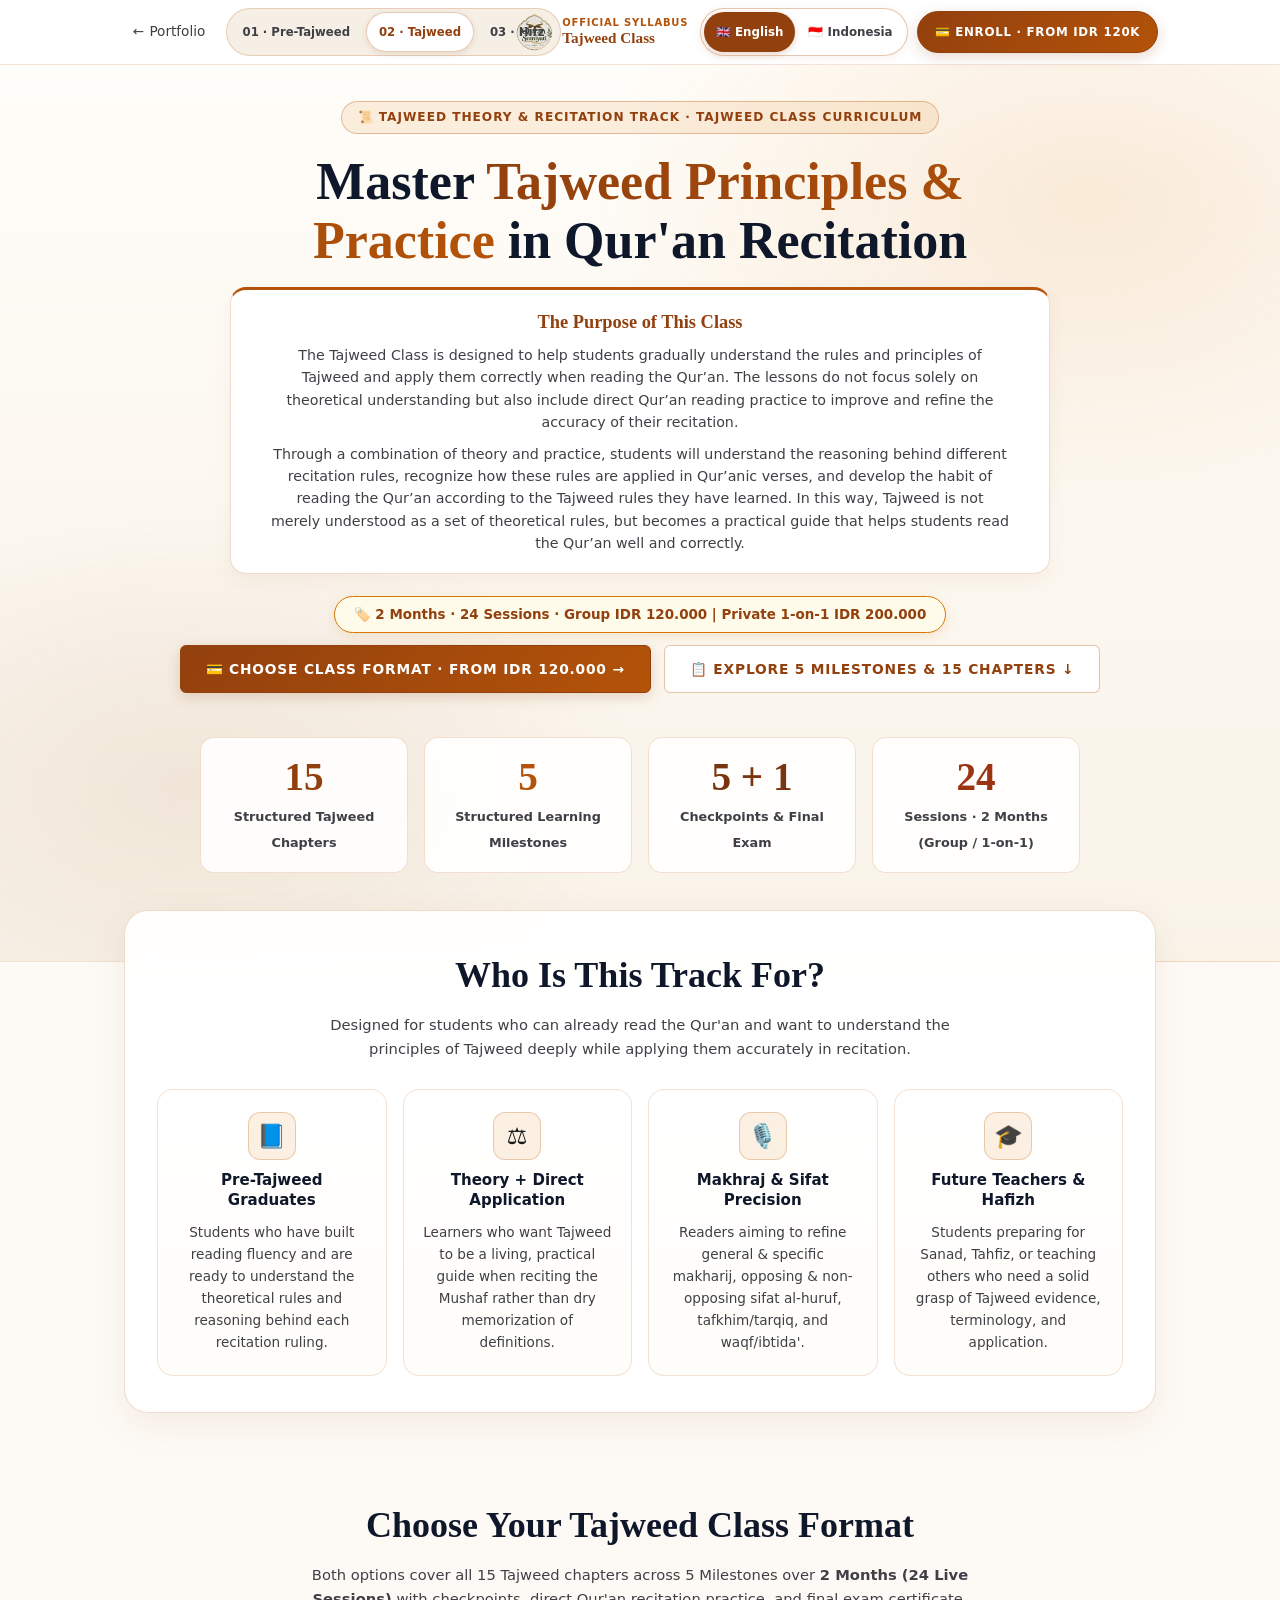
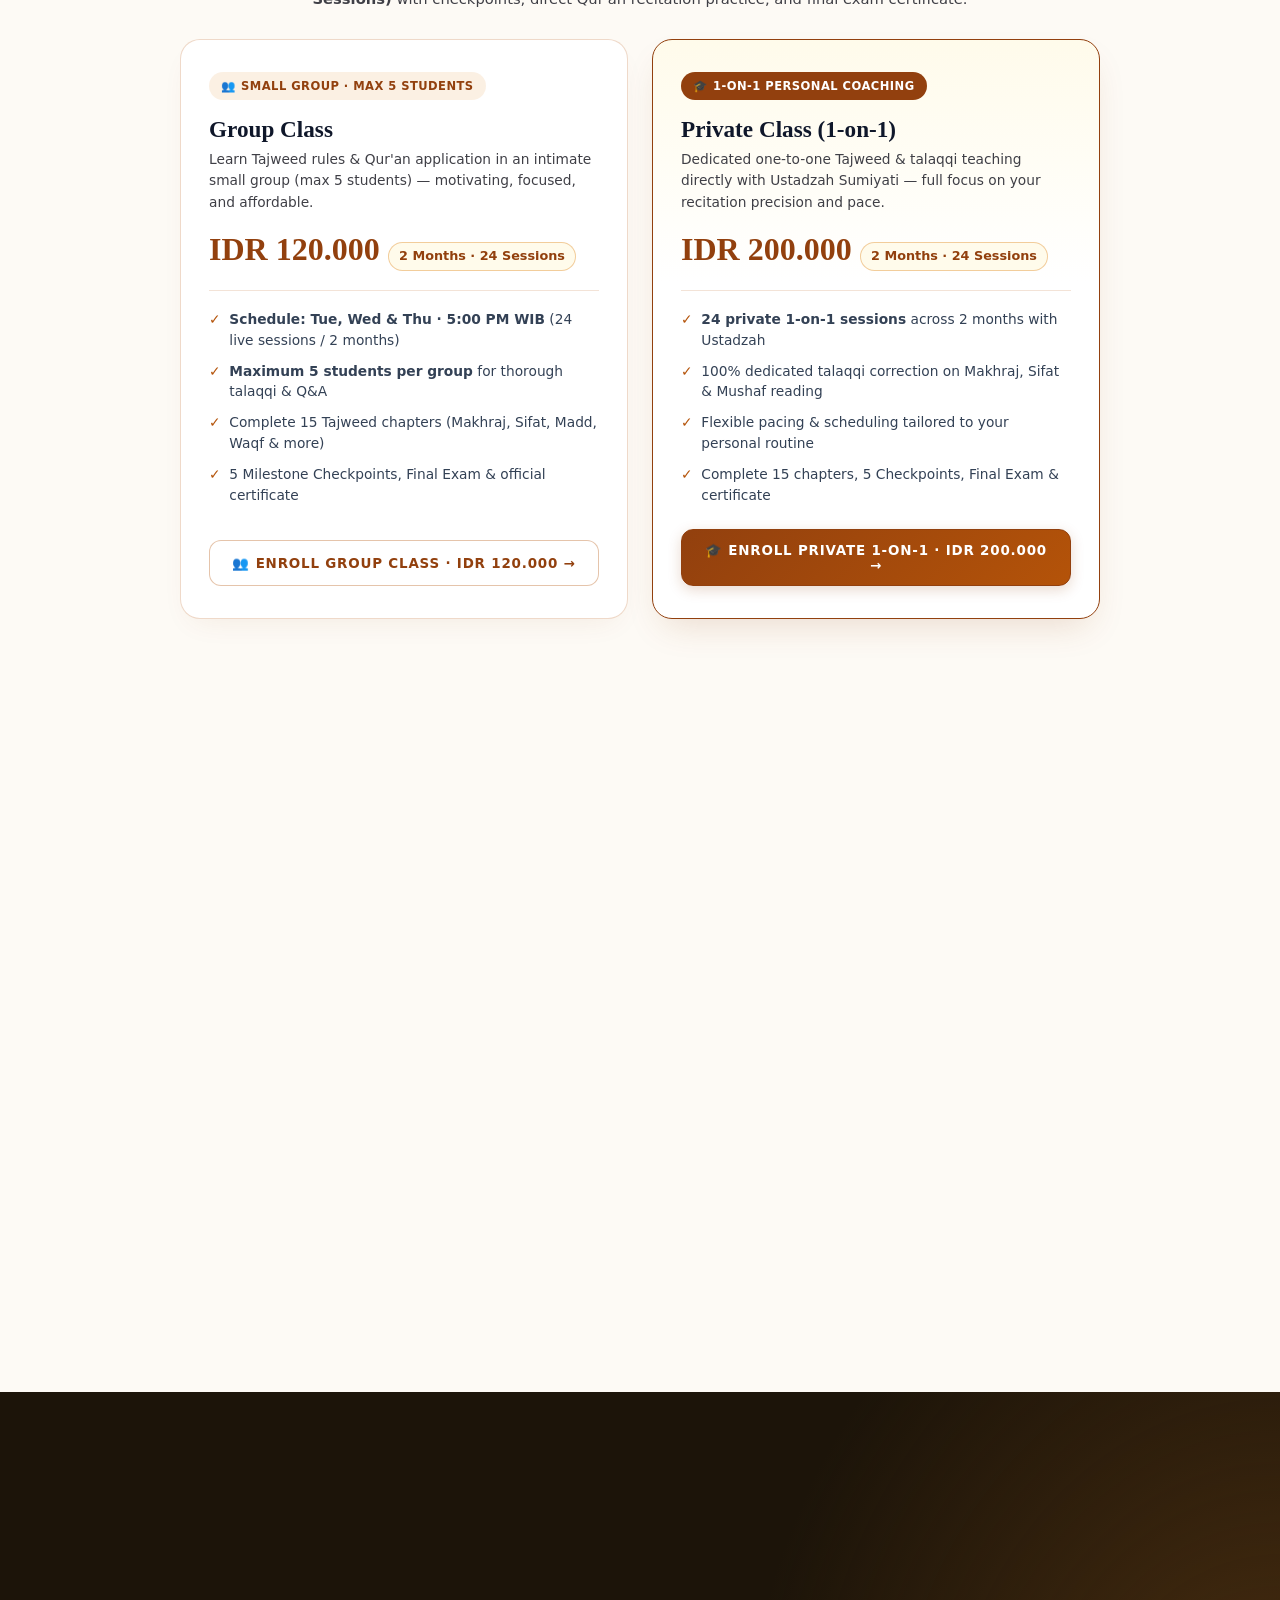
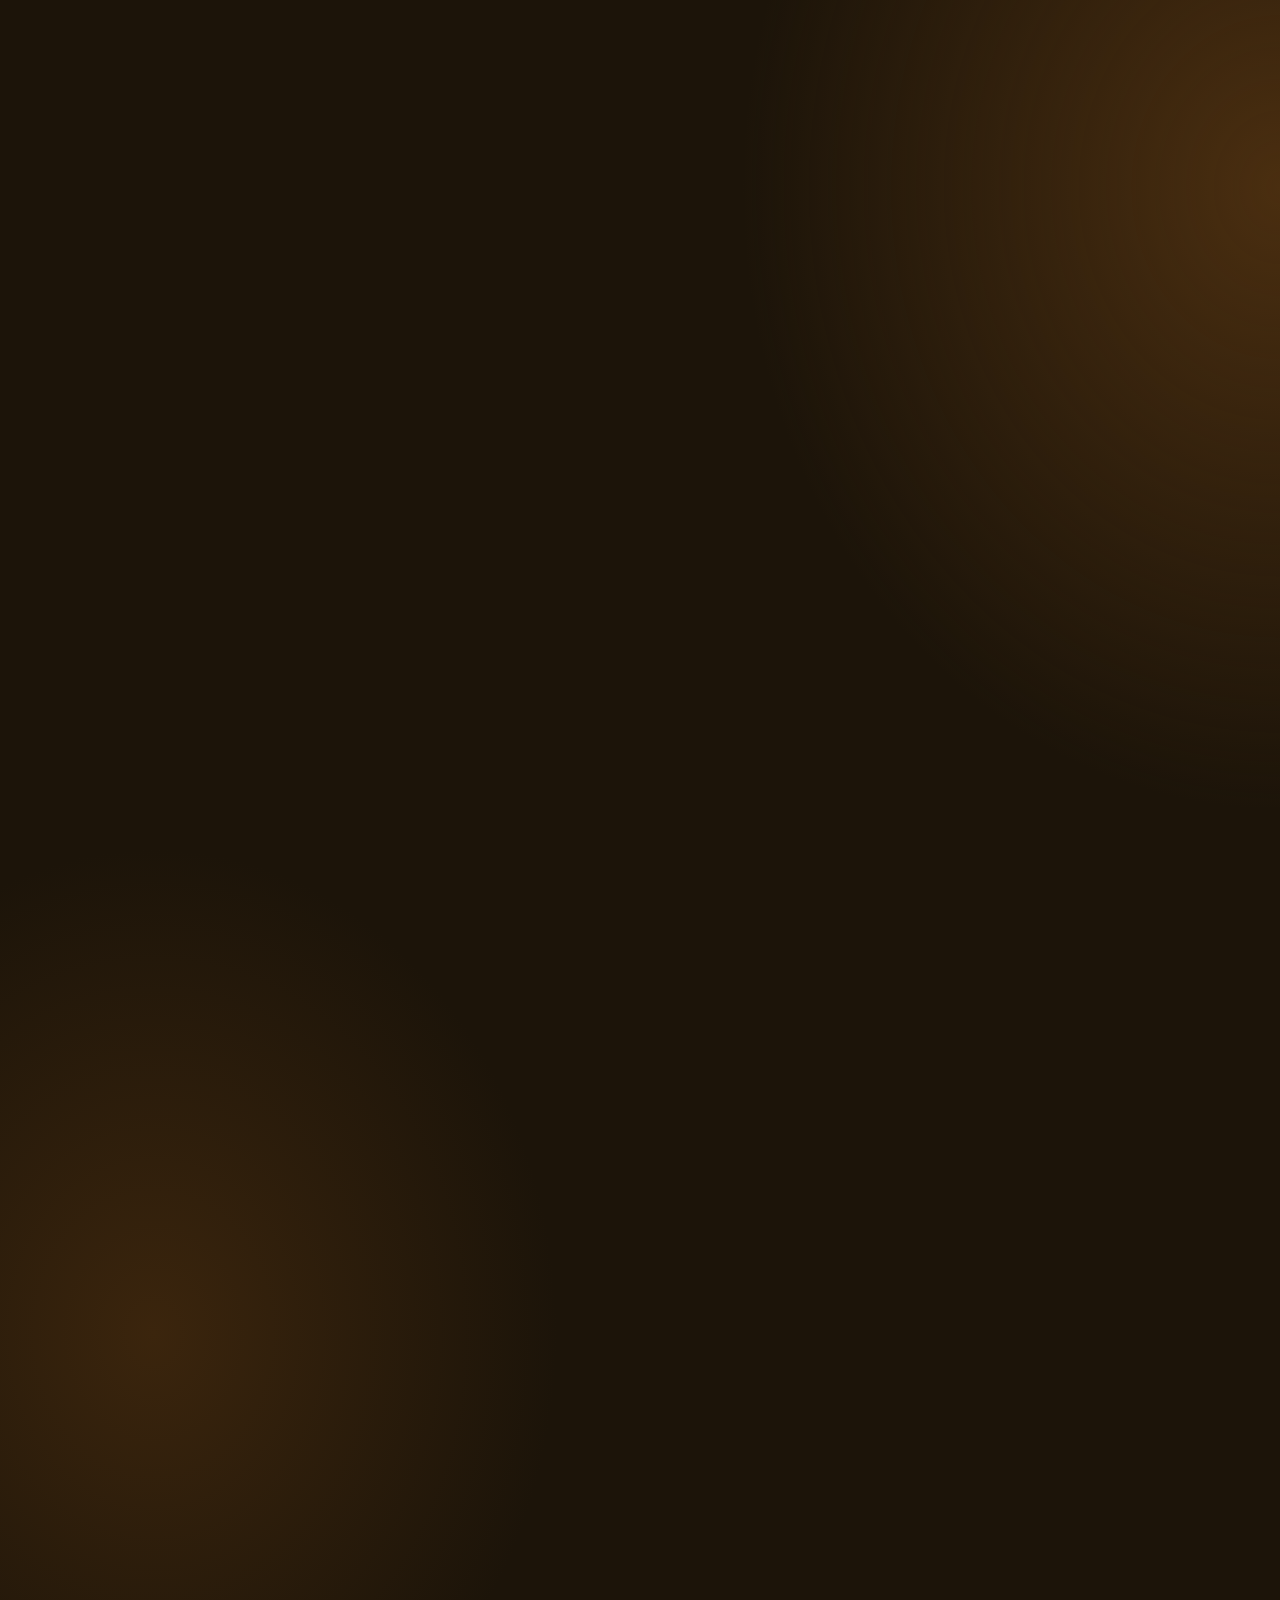
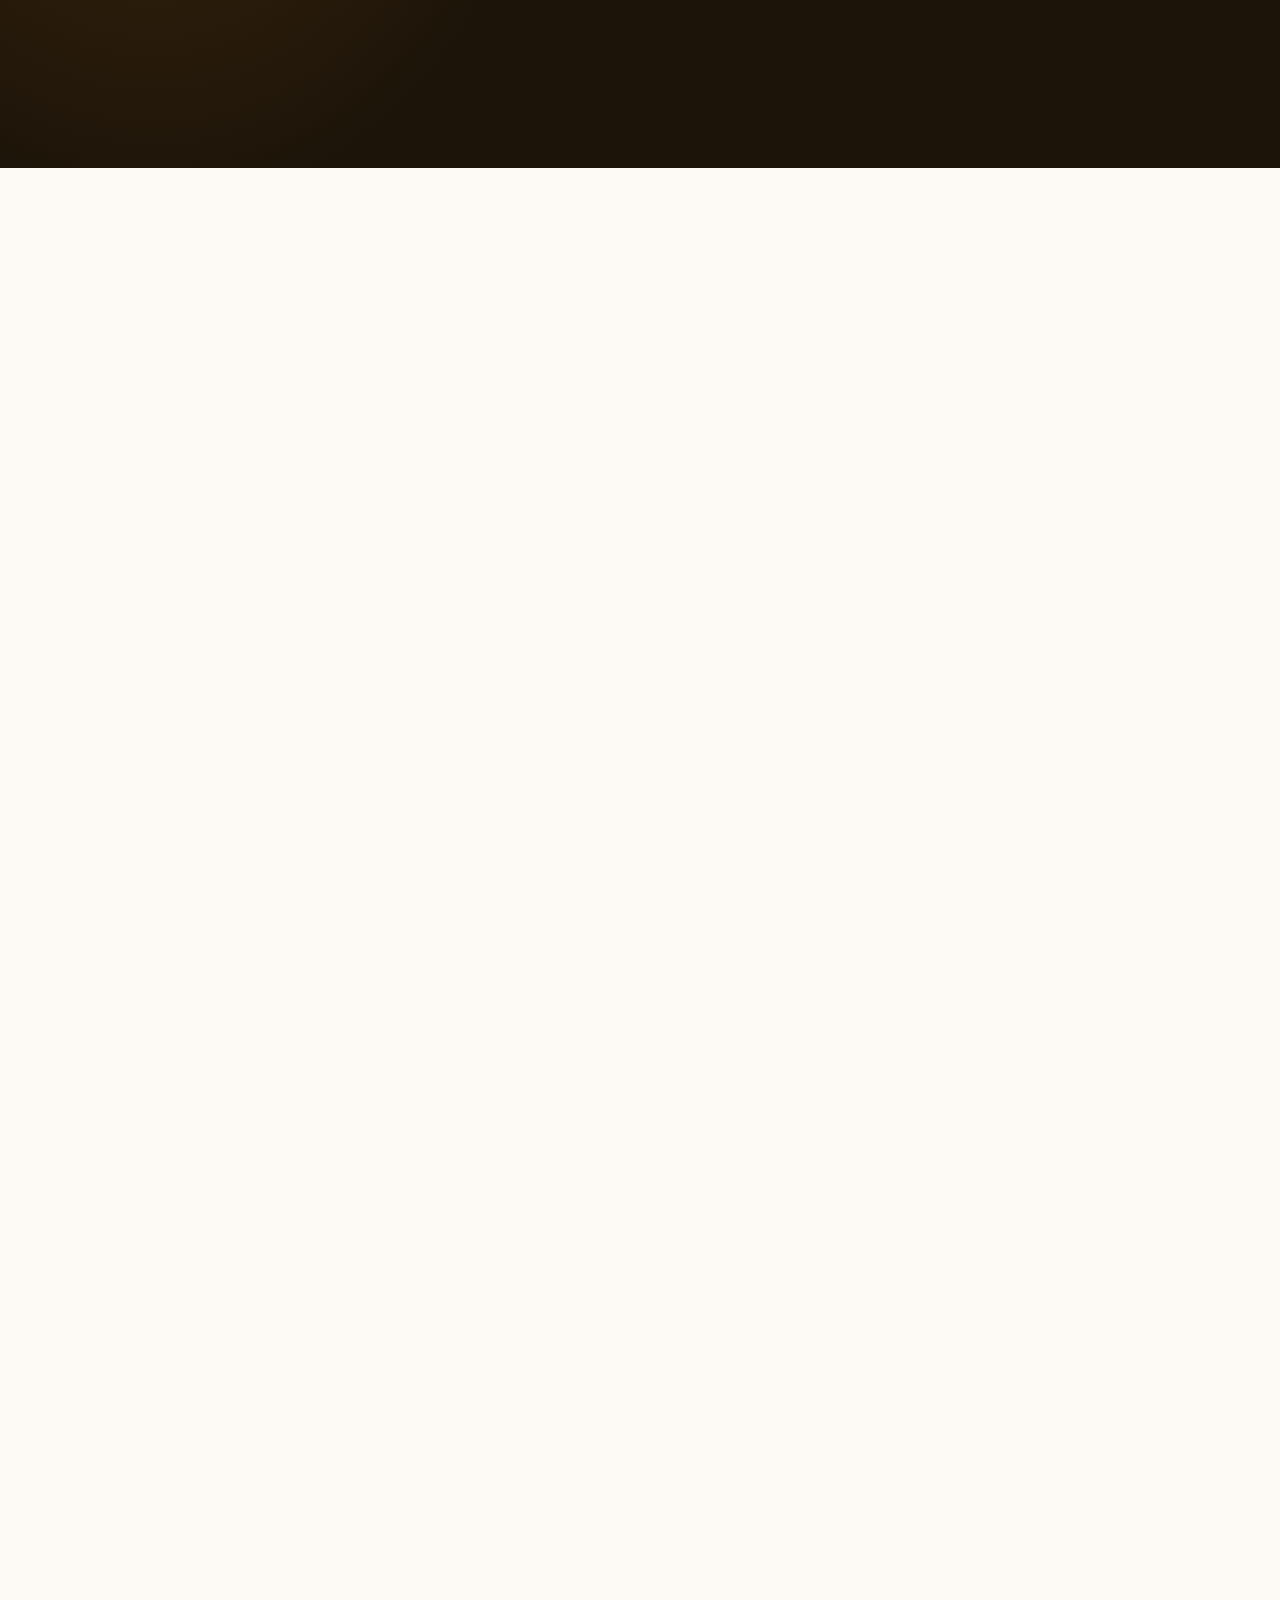
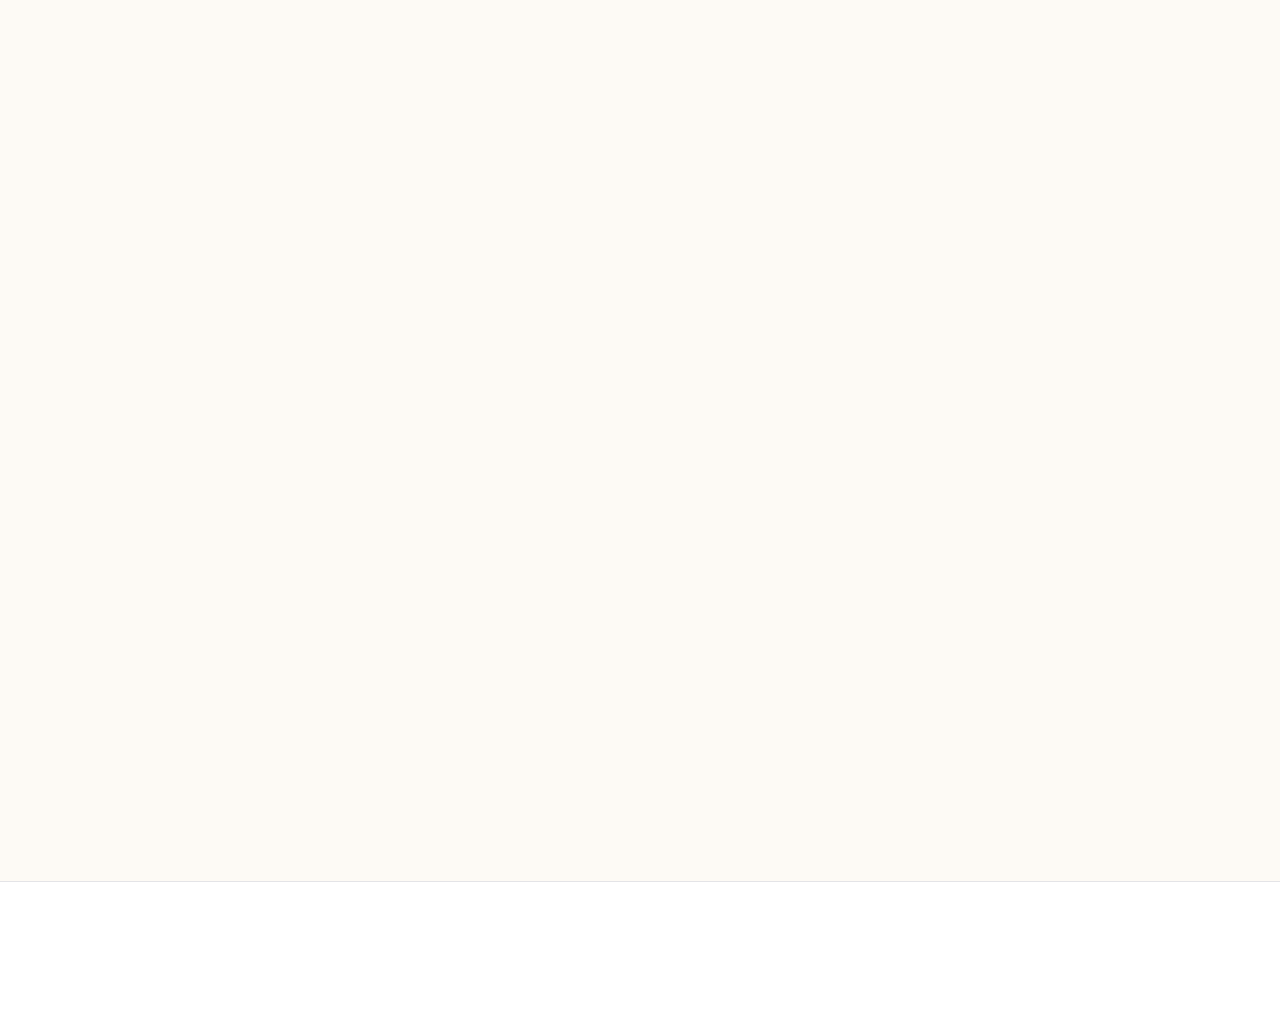
<file: tajweed-curriculum.html>
<!doctype html>
<html lang="en">
<head>
  <!-- Google tag (gtag.js) -->
  <script async src="https://www.googletagmanager.com/gtm.js?id=GTM-PKRHPWWV"></script>
  <script>
    window.dataLayer = window.dataLayer || [];
    function gtag(){dataLayer.push(arguments);}
    gtag('js', new Date());
  </script>
  <meta charset="UTF-8" />
  <meta name="viewport" content="width=device-width, initial-scale=1.0, viewport-fit=cover" />
  <title>Online Tajweed Class Curriculum (15 Chapters) · Sumiyati</title>
  <meta name="description" content="Structured 15-chapter online Tajweed Class by Ustadzah Sumiyati (2 Months · 24 Sessions). Master Makhraj, Sifat, Madd &amp; Waqf (EN/ID). Group IDR 120.000 | Private 1-on-1 IDR 200.000." />
  <meta name="author" content="Sumiyati" />
  <meta name="robots" content="index, follow, max-image-preview:large, max-snippet:-1, max-video-preview:-1" />
  <meta name="referrer" content="strict-origin-when-cross-origin" />
  <meta http-equiv="X-Content-Type-Options" content="nosniff" />
  <meta http-equiv="Content-Security-Policy" content="default-src 'self'; script-src 'self' 'unsafe-inline' https://www.googletagmanager.com https://tagmanager.google.com; style-src 'self' 'unsafe-inline' https://fonts.googleapis.com https://tagmanager.google.com; font-src 'self' https://fonts.gstatic.com; img-src 'self' data: https:; connect-src 'self' https://*.google-analytics.com https://*.analytics.google.com https://*.googletagmanager.com https://*.supabase.co https://script.google.com https://script.googleusercontent.com; frame-ancestors 'none'; base-uri 'self';" />

  <!-- Favicon & Browser Search Bar Icons -->
  <link rel="icon" type="image/x-icon" href="/favicon.ico" />
  <link rel="shortcut icon" href="/favicon.ico" />
  <link rel="icon" type="image/png" sizes="48x48" href="/favicon-48x48.png" />
  <link rel="icon" type="image/png" sizes="32x32" href="/favicon-32x32.png" />
  <link rel="icon" type="image/png" sizes="16x16" href="/favicon-16x16.png" />
  <link rel="icon" type="image/png" sizes="192x192" href="/favicon-192x192.png" />
  <link rel="apple-touch-icon" sizes="180x180" href="/apple-touch-icon.png" />
  <link rel="manifest" href="/site.webmanifest" />
  <link rel="canonical" href="https://quranwithsumiyati.com/tajweed-curriculum.html" />
  <meta name="theme-color" content="#92400e" />

  <!-- Open Graph / Social Sharing -->
  <meta property="og:type" content="website" />
  <meta property="og:site_name" content="Quran with Sumiyati" />
  <meta property="og:title" content="Online Tajweed Class Curriculum (15 Chapters) · Sumiyati" />
  <meta property="og:description" content="Structured 15-chapter online Tajweed Class by Ustadzah Sumiyati (2 Months · 24 Sessions). Master Makhraj, Sifat, Madd &amp; Waqf (EN/ID). Group IDR 120.000 | Private 1-on-1 IDR 200.000." />
  <meta property="og:url" content="https://quranwithsumiyati.com/tajweed-curriculum.html" />
  <meta property="og:image" content="https://quranwithsumiyati.com/sumaiyati.jpg" />
  <meta property="og:image:width" content="900" />
  <meta property="og:image:height" content="1200" />
  <meta property="og:image:alt" content="Ustadzah Sumiyati, Hafizhah 30 Juz and Online Tajweed Class Instructor" />
  <meta property="og:locale" content="en_US" />
  <meta property="og:locale:alternate" content="id_ID" />

  <!-- Twitter Card -->
  <meta name="twitter:card" content="summary_large_image" />
  <meta name="twitter:title" content="Online Tajweed Class Curriculum (15 Chapters) · Sumiyati" />
  <meta name="twitter:description" content="Structured 15-chapter online Tajweed Class by Ustadzah Sumiyati (2 Months · 24 Sessions). Master Makhraj, Sifat, Madd &amp; Waqf (EN/ID). Group IDR 120.000 | Private 1-on-1 IDR 200.000." />
  <meta name="twitter:image" content="https://quranwithsumiyati.com/sumaiyati.jpg" />
  <meta name="twitter:image:alt" content="Ustadzah Sumiyati, Hafizhah 30 Juz and Online Tajweed Class Instructor" />

  <script type="application/ld+json">
  {
    "@context": "https://schema.org",
    "@graph": [
      {
        "@type": "EducationalOrganization",
        "@id": "https://quranwithsumiyati.com/#organization",
        "name": "Quran with Sumiyati",
        "url": "https://quranwithsumiyati.com/",
        "logo": {
          "@type": "ImageObject",
          "url": "https://quranwithsumiyati.com/favicon-512x512.png",
          "width": 512,
          "height": 512
        },
        "image": "https://quranwithsumiyati.com/sumaiyati.jpg",
        "founder": {
          "@type": "Person",
          "name": "Sumiyati",
          "jobTitle": "Quran Teacher & Hafizhah 30 Juz"
        }
      },
      {
        "@type": "Course",
        "@id": "https://quranwithsumiyati.com/tajweed-curriculum.html#course",
        "name": "Tajweed Class Curriculum (Kurikulum Kelas Tajwid)",
        "description": "Structured 15-chapter online Tajweed theory and direct Qur'an recitation practice covering Makhraj, Lam Ta'rif, Noon & Meem Sakinah, Madd, Sifat al-Huruf, Tafkhim & Tarqiq, Idgham, Waqf, Hamzatul Wasl, and Gharibul Qur'an across 5 milestones, 5 checkpoints, and a Final Test.",
        "url": "https://quranwithsumiyati.com/tajweed-curriculum.html",
        "image": "https://quranwithsumiyati.com/sumaiyati.jpg",
        "inLanguage": ["en", "id"],
        "courseMode": "online",
        "educationalLevel": "Intermediate",
        "provider": {
          "@id": "https://quranwithsumiyati.com/#organization"
        },
        "hasCourseInstance": {
          "@type": "CourseInstance",
          "courseMode": "online",
          "inLanguage": ["en", "id"],
          "instructor": {
            "@type": "Person",
            "name": "Sumiyati",
            "jobTitle": "Quran Teacher & Hafizhah 30 Juz"
          }
        },
        "offers": [
          {
            "@type": "Offer",
            "name": "Tajweed Group Class (2 Months · 24 Sessions)",
            "description": "Interactive small-group Tajweed theory & recitation class for 2 months (24 sessions).",
            "price": "120000",
            "priceCurrency": "IDR",
            "availability": "https://schema.org/InStock",
            "category": "Paid",
            "url": "https://quranwithsumiyati.com/tajweed-curriculum.html#class-options"
          },
          {
            "@type": "Offer",
            "name": "Tajweed Private Class 1-on-1 (2 Months · 24 Sessions)",
            "description": "Dedicated one-to-one private Tajweed theory & talaqqi coaching for 2 months (24 sessions).",
            "price": "200000",
            "priceCurrency": "IDR",
            "availability": "https://schema.org/InStock",
            "category": "Paid",
            "url": "https://quranwithsumiyati.com/tajweed-curriculum.html#class-options"
          }
        ]
      },
      {
        "@type": "BreadcrumbList",
        "@id": "https://quranwithsumiyati.com/tajweed-curriculum.html#breadcrumb",
        "itemListElement": [
          {
            "@type": "ListItem",
            "position": 1,
            "name": "Home",
            "item": "https://quranwithsumiyati.com/"
          },
          {
            "@type": "ListItem",
            "position": 2,
            "name": "Tajweed Class Curriculum",
            "item": "https://quranwithsumiyati.com/tajweed-curriculum.html"
          }
        ]
      }
    ]
  }
  </script>

  <link rel="dns-prefetch" href="https://www.googletagmanager.com" />
  <link rel="preconnect" href="https://fonts.googleapis.com" />
  <link rel="preconnect" href="https://fonts.gstatic.com" crossorigin />
  <link rel="preload" as="image" href="sumiyati-logo.png?v=5" media="(min-width: 769px)" />
  <link rel="preload" as="style" href="https://fonts.googleapis.com/css2?family=Fraunces:opsz,wght@9..144,400;9..144,600;9..144,700&family=Inter:wght@400;500;600;700;800&display=swap" onload="this.onload=null;this.rel='stylesheet'" />
  <noscript><link rel="stylesheet" href="https://fonts.googleapis.com/css2?family=Fraunces:opsz,wght@9..144,400;9..144,600;9..144,700&family=Inter:wght@400;500;600;700;800&display=swap" /></noscript>
  <link rel="stylesheet" href="style.css?v=8" />
  <style>
    /* ── Royal Gold & Warm Bronze Curriculum Architecture ── */
    :root {
      --track-bg: #fdfaf5;
      --track-dark: #1c1409;
      --track-dark-card: #261b0d;
      --track-dark-open: #322411;
      --track-dark-border: #573e1c;
      --track-accent: #d97706;
      --track-gold: #b45309;
      --track-bronze: #92400e;
      --track-bronze-deep: #78350f;
    }

    body.course-page {
      background: var(--track-bg);
      padding-top: 0 !important;
      overflow-x: clip;
      max-width: 100%;
    }

    body.course-page ::selection {
      background: var(--track-bronze);
      color: #ffffff;
    }

    .skip-link {
      background: var(--track-bronze);
      color: #ffffff;
    }

    :focus-visible {
      outline: 2.5px solid var(--track-gold);
      outline-offset: 2px;
    }

    .outline-dark-section :focus-visible,
    .pay-bottom-cta-card :focus-visible {
      outline: 2.5px solid #fbbf24;
      outline-offset: 2px;
    }

    #main-hero,
    #class-options,
    #complete-outline {
      scroll-margin-top: 80px;
    }

    /* ── Unified Royal Gold & Warm Bronze Buttons ── */
    .course-page .btn-primary {
      background: linear-gradient(135deg, var(--track-bronze) 0%, var(--track-gold) 100%);
      border-color: var(--track-bronze);
      color: #ffffff;
      box-shadow: 0 4px 14px rgba(146, 64, 14, 0.2);
    }
    .course-page .btn-primary:hover {
      background: linear-gradient(135deg, var(--track-bronze-deep) 0%, var(--track-bronze) 100%);
      border-color: var(--track-bronze-deep);
      box-shadow: 0 6px 18px rgba(146, 64, 14, 0.28);
    }
    .course-page .btn-secondary {
      background: rgba(255, 255, 255, 0.9);
      color: var(--track-bronze);
      border-color: rgba(180, 83, 9, 0.34);
    }
    .course-page .btn-secondary:hover {
      border-color: var(--track-gold);
      color: var(--track-bronze-deep);
      background: #fffbeb;
    }

    /* ── Sleek Responsive Sticky Top Header ── */
    .course-nav {
      position: sticky !important;
      top: 0;
      z-index: 100;
      background: rgba(255, 255, 255, 0.96);
      border-bottom: 1px solid rgba(180, 83, 9, 0.16);
      padding: max(.5rem, env(safe-area-inset-top, .5rem)) 0 .5rem;
    }
    .course-nav-inner {
      display: flex;
      align-items: center;
      justify-content: space-between;
      gap: .75rem;
      flex-wrap: nowrap;
    }
    .course-nav-left {
      display: flex;
      align-items: center;
      gap: .65rem;
      min-width: 0;
    }
    .back-link {
      display: inline-flex;
      align-items: center;
      justify-content: center;
      gap: .35rem;
      min-height: 42px;
      min-width: 42px;
      padding: 0 .65rem;
      border-radius: 10px;
      white-space: nowrap;
      flex-shrink: 0;
      color: var(--sub);
      transition: background .15s ease, color .15s ease;
    }
    .back-link:hover {
      background: rgba(146, 64, 14, 0.08);
      color: var(--track-bronze);
    }
    .course-nav-brand {
      display: flex;
      align-items: center;
      gap: .55rem;
      flex-shrink: 0;
    }
    .course-nav-brand img {
      width: 38px;
      height: 38px;
      object-fit: contain;
      display: block;
      flex-shrink: 0;
    }
    .course-nav-brand-text {
      display: flex;
      flex-direction: column;
      line-height: 1.2;
    }
    .course-nav-brand-text .tag {
      font-size: 10px;
      font-weight: 700;
      letter-spacing: .08em;
      text-transform: uppercase;
      color: var(--track-gold);
      border: none;
      padding: 0;
    }
    .course-nav-brand-text .brand-name {
      font-family: var(--ff-d);
      font-size: .95rem;
      font-weight: 600;
      color: var(--track-bronze);
      white-space: nowrap;
    }
    .course-nav-actions {
      display: flex;
      align-items: center;
      gap: .55rem;
      flex-shrink: 0;
    }
    .nav-enroll-btn {
      min-height: 42px !important;
      padding: .45rem 1.05rem !important;
      font-size: .74rem !important;
      border-radius: 99px !important;
      white-space: nowrap;
    }
    .lang-short { display: none; }
    .lang-full { display: inline; }
    @media (max-width: 1140px) {
      .course-nav-brand-text { display: none; }
    }
    @media (max-width: 960px) {
      .lang-short { display: inline; }
      .lang-full { display: none; }
    }

    .track-container {
      max-width: 1080px;
      margin: 0 auto;
      padding: 0 1.5rem;
    }

    /* ── Top Header Language Switcher Pill ── */
    .header-lang-switcher {
      display: inline-flex;
      align-items: center;
      background: #ffffff;
      border: 1.5px solid rgba(180, 83, 9, 0.32);
      border-radius: 99px;
      padding: 3px;
      gap: 2px;
      box-shadow: 0 2px 8px rgba(180, 83, 9, 0.08);
    }
    .header-lang-btn {
      font-family: var(--ff-b);
      font-size: .74rem;
      font-weight: 700;
      min-height: 40px;
      min-width: 42px;
      padding: .25rem .72rem;
      border-radius: 99px;
      border: none;
      background: transparent;
      color: var(--sub);
      cursor: pointer;
      display: inline-flex;
      align-items: center;
      justify-content: center;
      transition: background .15s ease, color .15s ease;
      white-space: nowrap;
    }
    .header-lang-btn:hover {
      color: var(--track-bronze);
    }
    .header-lang-btn.active {
      background: var(--track-bronze);
      color: #ffffff;
      box-shadow: 0 2px 6px rgba(146, 64, 14, 0.24);
    }

    /* ── Course Track Switcher Pill (01 · Pre-Tajweed / 02 · Tajweed / 03 · Hifz) ── */
    .course-track-tabs {
      display: inline-flex;
      align-items: center;
      gap: .25rem;
      background: #f5efe6;
      border: 1px solid rgba(180, 83, 9, 0.22);
      padding: 3px;
      border-radius: 99px;
    }
    .course-track-tab {
      font-family: var(--ff-b);
      font-size: .73rem;
      font-weight: 600;
      letter-spacing: normal;
      text-transform: none;
      min-height: 40px;
      padding: .25rem .78rem;
      border-radius: 99px;
      color: var(--sub);
      text-decoration: none;
      display: inline-flex;
      align-items: center;
      justify-content: center;
      transition: background .15s ease, color .15s ease;
      white-space: nowrap;
    }
    .course-track-tab:hover {
      color: var(--track-bronze);
    }
    .course-track-tab.active {
      background: #ffffff;
      color: var(--track-bronze);
      box-shadow: inset 0 0 0 1px rgba(180, 83, 9, 0.3), 0 2px 6px rgba(146, 64, 14, 0.12);
      font-weight: 700;
    }
    .course-nav .course-track-tab::after {
      display: none !important;
      content: none !important;
    }

    /* 1. HERO + 4 STAT COUNTERS */
    .track-hero {
      position: relative;
      padding: 2.25rem 0 5.5rem;
      background:
        radial-gradient(55% 50% at 85% 15%, rgba(217, 119, 6, 0.13) 0%, transparent 70%),
        radial-gradient(50% 45% at 15% 80%, rgba(146, 64, 14, 0.09) 0%, transparent 70%),
        linear-gradient(180deg, #fffdf9 0%, #f9f3e8 100%);
      border-bottom: 1px solid rgba(180, 83, 9, 0.18);
      text-align: center;
      overflow: hidden;
    }

    .track-eyebrow-pill {
      display: inline-flex;
      align-items: center;
      justify-content: center;
      gap: .45rem;
      padding: .35rem .95rem;
      border-radius: 99px;
      background: rgba(217, 119, 6, 0.11);
      border: 1px solid rgba(180, 83, 9, 0.34);
      color: var(--track-bronze);
      font-size: .76rem;
      font-weight: 700;
      letter-spacing: .08em;
      text-transform: uppercase;
      margin-bottom: 1.15rem;
    }

    .track-hero-title {
      font-family: var(--ff-d);
      font-size: clamp(2.05rem, 4.3vw, 3.25rem);
      font-weight: 600;
      line-height: 1.14;
      color: #0f172a;
      max-width: 840px;
      margin: 0 auto 1rem;
    }

    @keyframes shineGradient {
      0% { background-position: 0% 50%; }
      100% { background-position: 200% 50%; }
    }

    .track-title-shine {
      background: linear-gradient(90deg, #92400e 0%, #b45309 50%, #78350f 100%);
      background-size: 200% auto;
      -webkit-background-clip: text;
      background-clip: text;
      color: transparent;
      animation: shineGradient 4s linear infinite;
    }

    /* Single Clean Purpose Card in Hero */
    .purpose-single-wrap {
      max-width: 820px;
      margin: .2rem auto 1.35rem;
      text-align: center;
    }
    .purpose-box {
      background: #ffffff;
      border: 1px solid rgba(180, 83, 9, 0.2);
      border-top: 3px solid var(--track-gold);
      padding: 1.15rem 1.5rem;
      border-radius: 16px;
      box-shadow: 0 6px 20px rgba(146, 64, 14, 0.06);
      text-align: center;
    }
    .purpose-box h2 {
      font-family: var(--ff-d);
      font-size: 1.15rem;
      font-weight: 600;
      color: var(--track-bronze);
      margin-bottom: .4rem;
    }
    .purpose-box p {
      font-size: .89rem;
      color: var(--sub);
      line-height: 1.58;
      max-width: 740px;
      margin: 0 auto;
    }
    .purpose-box p + p {
      margin-top: .55rem;
    }

    .hero-fee-wrap {
      display: flex;
      justify-content: center;
      margin-bottom: .75rem;
    }
    .hero-fee-pill {
      display: inline-flex;
      align-items: center;
      justify-content: center;
      gap: .45rem;
      background: #fffbeb;
      border: 1.5px solid var(--track-accent);
      border-radius: 99px;
      padding: .42rem 1.15rem;
      box-shadow: 0 3px 12px rgba(217, 119, 6, 0.14);
      font-size: .84rem;
      font-weight: 700;
      color: var(--track-bronze);
    }

    .track-cta-bar {
      display: flex;
      justify-content: center;
      align-items: center;
      gap: .85rem;
      flex-wrap: wrap;
      margin-bottom: 2.25rem;
    }
    .track-cta-bar .btn {
      padding: .75rem 1.55rem;
      font-size: .86rem;
    }

    /* 4 Stat Counters */
    .track-stats-row {
      display: grid;
      grid-template-columns: repeat(4, 1fr);
      gap: 1rem;
      max-width: 880px;
      margin: 0 auto;
      padding-top: .5rem;
    }
    .track-stat-item {
      background: rgba(255, 255, 255, 0.9);
      border: 1px solid rgba(180, 83, 9, 0.18);
      border-radius: 14px;
      padding: 1.1rem .85rem;
      text-align: center;
    }
    .track-stat-num {
      display: block;
      font-family: var(--ff-d);
      font-size: clamp(1.75rem, 3.2vw, 2.45rem);
      font-weight: 700;
      line-height: 1.1;
      margin-bottom: .3rem;
    }
    .track-stat-num.c-bronze { color: var(--track-bronze); }
    .track-stat-num.c-gold { color: var(--track-gold); }
    .track-stat-num.c-deep { color: var(--track-bronze-deep); }
    .track-stat-num.c-amber { color: #9a3412; }
    .track-stat-lbl {
      font-size: .8rem;
      font-weight: 600;
      color: var(--sub);
    }

    /* 2. WHO IS THIS TRACK FOR? (Overlapping Glass Card) */
    .who-section {
      padding: 0;
      margin-top: -3.25rem;
      position: relative;
      z-index: 10;
      margin-bottom: 3.75rem;
      content-visibility: auto;
      contain-intrinsic-size: auto 560px;
      overflow-clip-margin: 48px;
    }
    .who-glass-wrap {
      background: rgba(255, 255, 255, 0.92);
      backdrop-filter: blur(12px);
      -webkit-backdrop-filter: blur(12px);
      border: 1px solid rgba(180, 83, 9, 0.2);
      border-radius: 24px;
      padding: 2.25rem 2rem;
      box-shadow: 0 12px 36px rgba(146, 64, 14, 0.08);
    }
    .track-sec-heading {
      text-align: center;
      font-family: var(--ff-d);
      font-size: clamp(1.65rem, 3vw, 2.25rem);
      font-weight: 600;
      color: #0f172a;
      margin-bottom: .5rem;
    }
    .track-sec-sub {
      text-align: center;
      font-size: .92rem;
      color: var(--sub);
      max-width: 680px;
      margin: 0 auto 1.75rem;
      line-height: 1.65;
    }
    .who-grid {
      display: grid;
      grid-template-columns: repeat(4, 1fr);
      gap: 1rem;
    }
    .who-card {
      display: flex;
      flex-direction: column;
      align-items: center;
      text-align: center;
      gap: .65rem;
      border-radius: 16px;
      border: 1px solid rgba(180, 83, 9, 0.16);
      background: linear-gradient(180deg, #ffffff 0%, #fffdf9 100%);
      padding: 1.35rem 1.2rem;
      transition: transform .2s ease, box-shadow .2s ease, border-color .2s ease;
    }
    .who-card:hover {
      transform: translateY(-3px);
      border-color: var(--track-gold);
      box-shadow: 0 10px 24px rgba(146, 64, 14, 0.1);
    }
    .who-icon {
      width: 48px;
      height: 48px;
      border-radius: 12px;
      background: rgba(217, 119, 6, 0.11);
      border: 1px solid rgba(180, 83, 9, 0.25);
      display: flex;
      align-items: center;
      justify-content: center;
      font-size: 1.45rem;
    }
    .who-card h3 {
      font-family: var(--ff-b);
      font-size: .94rem;
      font-weight: 700;
      color: #0f172a;
      line-height: 1.35;
    }
    .who-card p {
      font-size: .85rem;
      color: var(--sub);
      line-height: 1.62;
    }

    /* 3. LEARNING ECOSYSTEM (6-Card Feature Grid) */
    .ecosystem-section {
      padding: 1rem 0 4.25rem;
      content-visibility: auto;
      contain-intrinsic-size: auto 680px;
    }
    .ecosystem-grid {
      display: grid;
      grid-template-columns: repeat(3, 1fr);
      gap: 1.25rem;
    }
    .eco-card {
      background: #ffffff;
      border: 1px solid rgba(180, 83, 9, 0.16);
      border-radius: 16px;
      padding: 1.6rem 1.35rem;
      text-align: center;
      display: flex;
      flex-direction: column;
      align-items: center;
      gap: .65rem;
      box-shadow: 0 4px 16px rgba(146, 64, 14, 0.04);
      transition: transform .22s ease, border-color .22s ease, box-shadow .22s ease;
    }
    .eco-card:hover {
      transform: translateY(-3px);
      border-color: var(--track-gold);
      box-shadow: 0 10px 24px rgba(146, 64, 14, 0.09);
    }
    .eco-icon {
      width: 56px;
      height: 56px;
      border-radius: 16px;
      background: linear-gradient(135deg, rgba(217, 119, 6, 0.12), rgba(146, 64, 14, 0.14));
      border: 1px solid rgba(180, 83, 9, 0.18);
      display: flex;
      align-items: center;
      justify-content: center;
      font-size: 1.65rem;
    }
    .eco-title {
      font-family: var(--ff-b);
      font-size: .98rem;
      font-weight: 700;
      color: #0f172a;
      margin: 0;
    }
    .eco-desc {
      font-size: .85rem;
      color: var(--sub);
      line-height: 1.6;
    }

    /* 4. DARK COLLAPSIBLE MILESTONE OUTLINE ACCORDION (Royal Bronze & Gold) */
    .outline-dark-section {
      position: relative;
      background: var(--track-dark);
      background-image:
        radial-gradient(60% 45% at 100% 20%, #4a2e10 0%, transparent 70%),
        radial-gradient(45% 35% at 12% 78%, #3b250d 0%, transparent 70%);
      padding: 4.5rem 0;
      color: #fef3c7;
      overflow: hidden;
      content-visibility: auto;
      contain-intrinsic-size: auto 1100px;
    }
    .outline-dark-section .track-sec-heading {
      color: #ffffff;
    }
    .outline-dark-section .track-sec-sub {
      color: #fde68a;
    }

    .outline-toolbar {
      display: flex;
      justify-content: space-between;
      align-items: center;
      flex-wrap: wrap;
      gap: 1rem;
      max-width: 920px;
      margin: 0 auto 1.5rem;
      padding: .85rem 1.25rem;
      background: rgba(255, 255, 255, 0.06);
      border: 1px solid var(--track-dark-border);
      border-radius: 12px;
    }
    .lang-filter-btns {
      display: flex;
      gap: .45rem;
      flex-wrap: wrap;
    }
    .outline-toggle-wrap {
      display: flex;
      gap: .5rem;
    }
    .lang-view-btn {
      font-family: var(--ff-b);
      font-size: .78rem;
      font-weight: 600;
      min-height: 44px;
      padding: .45rem .95rem;
      border-radius: 8px;
      border: 1px solid var(--track-dark-border);
      background: rgba(255, 255, 255, 0.06);
      color: #fef3c7;
      cursor: pointer;
      display: inline-flex;
      align-items: center;
      justify-content: center;
      transition: background .15s ease, color .15s ease, border-color .15s ease;
    }
    .lang-view-btn:hover {
      background: rgba(245, 158, 11, 0.16);
      border-color: rgba(251, 191, 36, 0.5);
    }
    .lang-view-btn.active {
      background: #f59e0b;
      color: #1c1409;
      border-color: #f59e0b;
      font-weight: 700;
    }

    .milestone-accordion {
      max-width: 920px;
      margin: 0 auto;
      border-radius: 18px;
      overflow: hidden;
      background: var(--track-dark-card);
      border: 1px solid var(--track-dark-border);
      box-shadow: 0 20px 50px rgba(0, 0, 0, 0.28);
    }

    .milestone-item {
      border-bottom: 1px solid var(--track-dark-border);
      transition: background .2s ease;
    }
    .milestone-item:last-child {
      border-bottom: none;
    }
    .milestone-item.open {
      background: var(--track-dark-open);
    }

    .milestone-heading {
      margin: 0;
      font-size: inherit;
      font-weight: inherit;
    }

    .milestone-trigger {
      position: relative;
      width: 100%;
      background: transparent;
      border: none;
      padding: 1.35rem 3.5rem;
      display: flex;
      flex-direction: column;
      justify-content: center;
      align-items: center;
      gap: .45rem;
      text-align: center;
      cursor: pointer;
      color: #fef3c7;
      transition: background .15s ease;
    }
    .milestone-trigger:hover {
      background: rgba(255, 255, 255, 0.04);
    }
    .milestone-trigger:focus-visible {
      outline: 2.5px solid #fbbf24;
      outline-offset: -3px;
    }
    .milestone-meta-left {
      display: flex;
      flex-direction: column;
      align-items: center;
      text-align: center;
      gap: .25rem;
    }
    .milestone-badge {
      font-size: .75rem;
      font-weight: 700;
      text-transform: uppercase;
      letter-spacing: .08em;
      color: #fbbf24;
      display: inline-flex;
      align-items: center;
      justify-content: center;
      gap: .5rem;
      flex-wrap: wrap;
    }
    .milestone-title {
      font-family: var(--ff-d);
      font-size: clamp(1.15rem, 2.2vw, 1.38rem);
      font-weight: 600;
      color: #ffffff;
      transition: color .2s ease;
    }
    .milestone-item.open .milestone-title {
      color: #fbbf24;
    }
    .milestone-meta-right {
      display: flex;
      align-items: center;
      justify-content: center;
      gap: .85rem;
      flex-shrink: 0;
      font-size: .85rem;
      color: #fde68a;
      font-weight: 500;
    }
    .milestone-chevron {
      position: absolute;
      right: 1.25rem;
      top: 50%;
      transform: translateY(-50%);
      width: 30px;
      height: 30px;
      border-radius: 50%;
      background: rgba(245, 158, 11, 0.2);
      color: #fbbf24;
      display: inline-flex;
      align-items: center;
      justify-content: center;
      font-size: .85rem;
      transition: transform .28s ease, background .2s ease, color .2s ease;
    }
    .milestone-item.open .milestone-chevron {
      transform: translateY(-50%) rotate(180deg);
      background: #f59e0b;
      color: #1c1409;
    }

    .milestone-body {
      display: none;
      border-top: 1px solid var(--track-dark-border);
      background: rgba(28, 20, 9, 0.6);
    }
    .milestone-item.open .milestone-body {
      display: block;
    }

    /* Single-Column Clean Class Row inside Milestone */
    .ms-class-row {
      display: flex;
      flex-direction: column;
      align-items: center;
      text-align: center;
      gap: .75rem;
      padding: 1.5rem 1.75rem;
      border-bottom: 1px solid rgba(87, 62, 28, 0.65);
    }
    .ms-class-row:last-child {
      border-bottom: none;
    }
    .ms-class-num {
      font-family: var(--ff-b);
      font-size: .82rem;
      font-weight: 700;
      color: #fbbf24;
      background: rgba(245, 158, 11, 0.14);
      border: 1px solid rgba(245, 158, 11, 0.35);
      padding: .42rem .75rem;
      border-radius: 8px;
      text-align: center;
      white-space: nowrap;
    }
    .ms-class-single-body {
      width: 100%;
      max-width: 740px;
      margin: 0 auto;
      text-align: center;
    }
    .ms-class-single-body h4 {
      font-family: var(--ff-d);
      font-size: 1.15rem;
      font-weight: 600;
      color: #ffffff;
      margin-bottom: .4rem;
      line-height: 1.35;
    }
    .ms-class-single-body p {
      font-size: .92rem;
      color: #fef3c7;
      line-height: 1.72;
      opacity: .95;
    }

    /* Checkpoint & Final Test Rows inside Milestone */
    .ms-checkpoint-row {
      display: flex;
      flex-direction: column;
      align-items: center;
      justify-content: center;
      text-align: center;
      flex-wrap: wrap;
      gap: .6rem;
      padding: 1.15rem 1.75rem;
      background: linear-gradient(90deg, rgba(217, 119, 6, 0.22) 0%, rgba(146, 64, 14, 0.26) 100%);
      border-bottom: 1px solid rgba(87, 62, 28, 0.72);
    }
    .ms-checkpoint-row:last-child {
      border-bottom: none;
    }
    .ms-checkpoint-row.final-test-row {
      background: linear-gradient(90deg, rgba(217, 119, 6, 0.34) 0%, rgba(146, 64, 14, 0.42) 100%);
      padding: 1.45rem 1.75rem;
      gap: .95rem;
    }
    .ms-checkpoint-badge {
      display: inline-flex;
      align-items: center;
      justify-content: center;
      gap: .5rem;
      font-family: var(--ff-d);
      font-size: 1.05rem;
      font-weight: 600;
      color: #fcd34d;
    }
    .final-test-row .ms-checkpoint-badge {
      font-size: 1.2rem;
      color: #ffffff;
    }
    .ms-checkpoint-desc {
      font-size: .86rem;
      color: #fef3c7;
      max-width: 680px;
      margin: 0 auto;
    }
    .final-test-row .ms-checkpoint-desc {
      margin-top: .25rem;
      color: #fde68a;
    }
    .btn-amber-cta {
      background: #f59e0b !important;
      border-color: #f59e0b !important;
      color: #1c1409 !important;
      font-weight: 800 !important;
      box-shadow: 0 6px 18px rgba(245, 158, 11, 0.28) !important;
    }
    .btn-amber-cta:hover {
      background: #fbbf24 !important;
      border-color: #fbbf24 !important;
      color: #1c1409 !important;
    }

    /* 5. ZIG-ZAG ANIMATED JOURNEY ROADMAP */
    .journey-section {
      padding: 4.5rem 0 3.5rem;
      position: relative;
      content-visibility: auto;
      contain-intrinsic-size: auto 950px;
    }
    .journey-map-wrap {
      position: relative;
      max-width: 860px;
      margin: 2rem auto 0;
    }
    .journey-svg-bg {
      position: absolute;
      inset: 0;
      width: 100%;
      height: 100%;
      pointer-events: none;
      z-index: 1;
    }
    @keyframes journeyDash {
      from { stroke-dashoffset: 160; }
      to { stroke-dashoffset: 0; }
    }
    .journey-path-anim {
      animation: journeyDash 7s linear infinite;
    }
    .journey-grid {
      position: relative;
      z-index: 2;
      display: grid;
      grid-template-columns: 1fr 1fr;
      gap: 2rem 3.5rem;
    }
    .journey-step-card {
      background: #ffffff;
      border: 1px solid rgba(180, 83, 9, 0.2);
      border-bottom: 3px solid var(--track-gold);
      border-radius: 18px;
      padding: 1.75rem;
      box-shadow: 0 8px 28px rgba(146, 64, 14, 0.06);
      display: flex;
      flex-direction: column;
      align-items: center;
      justify-content: flex-start;
      text-align: center;
      transition: transform .25s ease, box-shadow .25s ease;
    }
    .journey-step-card:hover {
      transform: translateY(-4px);
      box-shadow: 0 14px 34px rgba(146, 64, 14, 0.12);
    }
    .journey-step-top {
      display: flex;
      flex-direction: column;
      justify-content: center;
      align-items: center;
      gap: .55rem;
      margin-bottom: 1rem;
    }
    .journey-step-icon {
      font-size: 1.5rem;
    }
    .journey-step-badge {
      padding: .3rem .75rem;
      border-radius: 8px;
      border: 1px solid rgba(180, 83, 9, 0.32);
      background: rgba(217, 119, 6, 0.11);
      color: var(--track-bronze);
      font-size: .78rem;
      font-weight: 800;
      letter-spacing: .04em;
      text-transform: uppercase;
    }
    .journey-step-card h3 {
      font-family: var(--ff-d);
      font-size: 1.22rem;
      font-weight: 600;
      color: #0f172a;
      margin-bottom: .55rem;
      line-height: 1.3;
    }
    .journey-step-card p {
      font-size: .88rem;
      color: var(--sub);
      line-height: 1.65;
      max-width: 420px;
      margin: 0 auto;
    }

    /* 6. ENROLLMENT BANNER & FOOTER */
    .enroll-banner {
      padding: 0;
      content-visibility: auto;
      contain-intrinsic-size: auto 340px;
      overflow-clip-margin: 48px;
    }
    footer {
      content-visibility: auto;
      contain-intrinsic-size: auto 120px;
    }
    footer .name {
      color: var(--track-bronze);
    }
    .footer-course-link {
      color: var(--track-bronze);
      font-weight: 600;
      text-decoration: underline;
      display: inline-flex;
      align-items: center;
      min-height: 44px;
      padding: .2rem .55rem;
      border-radius: 8px;
      transition: background .15s ease, color .15s ease;
    }
    .footer-course-link:hover {
      background: rgba(146, 64, 14, 0.08);
      color: var(--track-bronze-deep);
    }

    /* ── Clean Single-Language Visibility Rules (English vs Bahasa Indonesia) ── */
    body.lang-en .lang-id {
      display: none !important;
    }
    body.lang-id .lang-en {
      display: none !important;
    }
    /* ── Payment Modal Language Visibility (Defaults to Bahasa Indonesia) ── */
    .pay-modal-card.modal-lang-id .m-lang-en {
      display: none !important;
    }
    .pay-modal-card.modal-lang-en .m-lang-id {
      display: none !important;
    }
    .modal-lang-bar {
      display: inline-flex;
      align-items: center;
      gap: 4px;
      background: #f5efe6;
      border: 1px solid rgba(180, 83, 9, 0.22);
      padding: 3px;
      border-radius: 99px;
      margin-bottom: .75rem;
    }
    .modal-lang-btn {
      font-family: var(--ff-b);
      font-size: .74rem;
      font-weight: 700;
      min-height: 40px;
      padding: .32rem .85rem;
      border-radius: 99px;
      border: none;
      background: transparent;
      color: #475569;
      cursor: pointer;
      display: inline-flex;
      align-items: center;
      justify-content: center;
      transition: background .15s ease, color .15s ease;
    }
    .modal-lang-btn:hover {
      color: var(--track-bronze);
    }
    .modal-lang-btn.active {
      background: var(--track-bronze);
      color: #ffffff;
      box-shadow: 0 2px 6px rgba(146, 64, 14, 0.24);
    }

    /* ── Course Registration & Payment Modal (Bank Transfer / QR Code / Overseas) ── */
    .pay-modal-overlay {
      position: fixed;
      inset: 0;
      background: rgba(28, 20, 9, 0.76);
      backdrop-filter: blur(6px);
      -webkit-backdrop-filter: blur(6px);
      z-index: 9999;
      display: none;
      align-items: center;
      justify-content: center;
      padding: 1.25rem;
      overflow-y: auto;
    }
    .pay-modal-overlay.active {
      display: flex;
    }
    .pay-modal-card {
      position: relative;
      width: 100%;
      max-width: 520px;
      background: #ffffff;
      border: 1px solid rgba(180, 83, 9, 0.22);
      border-radius: 20px;
      padding: 1.65rem 1.55rem;
      text-align: center;
      box-shadow: inset 0 4px 0 0 var(--track-bronze), 0 24px 60px rgba(28, 20, 9, 0.34);
      animation: payModalPop .22s ease-out;
      max-height: 92vh;
      overflow-y: auto;
      scrollbar-width: thin;
      box-sizing: border-box;
    }
    .pay-modal-card::-webkit-scrollbar {
      width: 6px;
    }
    .pay-modal-card::-webkit-scrollbar-thumb {
      background: rgba(146, 64, 14, 0.28);
      border-radius: 99px;
    }
    #payStudentName,
    #payStudentEmail,
    #payStudentWhatsapp {
      width: 100%;
      min-height: 44px;
      padding: .62rem .85rem;
      border: 1px solid rgba(180, 83, 9, 0.28);
      border-radius: 10px;
      font-family: var(--ff-b);
      font-size: .88rem;
      color: var(--fg);
      background: #ffffff;
      box-sizing: border-box;
      transition: border-color .15s ease, box-shadow .15s ease;
    }
    #payStudentName::placeholder,
    #payStudentEmail::placeholder,
    #payStudentWhatsapp::placeholder {
      color: #64748b;
      opacity: 1;
    }
    #payStudentName:focus,
    #payStudentEmail:focus,
    #payStudentWhatsapp:focus {
      border-color: var(--track-gold);
      box-shadow: 0 0 0 3px rgba(217, 119, 6, 0.16);
      outline: none;
    }
    .pay-modal-card p {
      text-align: center;
    }
    .pay-fee-card {
      background: linear-gradient(135deg, #fffdf9 0%, #fffbeb 100%);
      border: 1.5px solid var(--track-accent);
      border-radius: 14px;
      padding: .95rem 1.15rem;
      margin: 1rem 0 .95rem;
      text-align: center;
    }
    .pay-fee-kicker {
      font-size: .72rem;
      font-weight: 700;
      text-transform: uppercase;
      letter-spacing: .08em;
      color: var(--track-bronze);
      margin-bottom: .2rem;
    }
    .pay-fee-amount {
      font-family: var(--ff-d);
      font-size: 1.65rem;
      font-weight: 700;
      color: var(--track-bronze-deep);
      line-height: 1.2;
    }
    .pay-fee-note {
      font-size: .76rem;
      font-weight: 500;
      color: var(--track-bronze);
      margin-top: .25rem;
    }
    .pay-tag-pill {
      font-size: .72rem;
      font-weight: 700;
      padding: 3px 10px;
      border-radius: 99px;
      background: rgba(180, 83, 9, 0.12);
      color: var(--track-bronze);
    }
    .pay-upload-zone {
      position: relative;
      display: flex;
      align-items: center;
      justify-content: center;
      min-height: 48px;
      border: 1.5px dashed rgba(180, 83, 9, 0.36);
      border-radius: 10px;
      padding: .75rem .85rem;
      text-align: center;
      background: #fffdf9;
      cursor: pointer;
      transition: border-color .2s ease, background .2s ease;
    }
    .pay-upload-zone:hover {
      border-color: var(--track-gold);
      background: #fffbeb;
    }
    .pay-upload-clear {
      background: none;
      border: none;
      color: #dc2626;
      font-size: .9rem;
      font-weight: 700;
      cursor: pointer;
      min-width: 36px;
      min-height: 36px;
      display: inline-flex;
      align-items: center;
      justify-content: center;
      border-radius: 8px;
    }
    .pay-upload-clear:hover {
      background: #fee2e2;
    }
    @keyframes payModalPop {
      from { opacity: 0; transform: translateY(12px) scale(0.98); }
      to { opacity: 1; transform: translateY(0) scale(1); }
    }
    .pay-modal-close {
      position: absolute;
      top: .85rem;
      right: .85rem;
      width: 44px;
      height: 44px;
      border-radius: 50%;
      border: 1px solid rgba(180, 83, 9, 0.22);
      background: #fffdf9;
      color: var(--sub);
      font-size: 1rem;
      cursor: pointer;
      display: inline-flex;
      align-items: center;
      justify-content: center;
      transition: background .15s ease, color .15s ease, border-color .15s ease;
      z-index: 2;
    }
    .pay-modal-close:hover {
      background: #fee2e2;
      color: #b91c1c;
      border-color: #fca5a5;
    }
    .pay-method-tabs {
      display: grid;
      grid-template-columns: repeat(3, 1fr);
      gap: .45rem;
      margin: 1.25rem 0;
      background: #f5efe6;
      padding: .35rem;
      border-radius: 14px;
    }
    .pay-method-tab {
      display: flex;
      align-items: center;
      justify-content: center;
      gap: .4rem;
      min-height: 44px;
      padding: .65rem .5rem;
      border-radius: 10px;
      border: 1.5px solid transparent;
      background: transparent;
      font-family: var(--ff-b);
      font-size: .8rem;
      font-weight: 700;
      color: #475569;
      cursor: pointer;
      transition: background .18s ease, color .18s ease, border-color .18s ease, box-shadow .18s ease;
    }
    .pay-method-tab:hover {
      color: var(--track-bronze);
    }
    .pay-method-tab.active {
      background: #ffffff;
      color: var(--track-bronze);
      border-color: rgba(180, 83, 9, 0.3);
      box-shadow: 0 4px 12px rgba(146, 64, 14, 0.1);
    }
    .pay-panel {
      display: none;
    }
    .pay-panel.active {
      display: block;
    }
    .bank-detail-box {
      background: linear-gradient(145deg, #fffdf9 0%, #fffbeb 100%);
      border: 1.5px solid rgba(180, 83, 9, 0.26);
      border-radius: 16px;
      padding: 1.35rem 1.4rem;
      margin-bottom: 1.15rem;
      text-align: center;
    }
    .bank-row {
      display: flex;
      flex-direction: column;
      justify-content: center;
      align-items: center;
      text-align: center;
      padding: .65rem 0;
      border-bottom: 1px dashed rgba(146, 64, 14, 0.2);
      gap: .35rem;
      flex-wrap: wrap;
    }
    .bank-row:last-child {
      border-bottom: none;
      padding-bottom: 0;
    }
    .bank-row:first-child {
      padding-top: 0;
    }
    .bank-lbl {
      font-size: .78rem;
      font-weight: 600;
      color: var(--muted);
      text-transform: uppercase;
      letter-spacing: .05em;
    }
    .bank-val {
      font-size: .98rem;
      font-weight: 700;
      color: #0f172a;
    }
    .bank-acc-num {
      font-family: ui-monospace, SFMono-Regular, Menlo, Monaco, Consolas, monospace;
      font-size: 1.18rem;
      font-weight: 800;
      color: var(--track-bronze);
      letter-spacing: .05em;
    }
    .copy-acc-btn {
      font-family: var(--ff-b);
      font-size: .75rem;
      font-weight: 700;
      min-height: 44px;
      padding: .45rem .95rem;
      border-radius: 8px;
      border: 1px solid rgba(146, 64, 14, 0.35);
      background: #ffffff;
      color: var(--track-bronze);
      cursor: pointer;
      display: inline-flex;
      align-items: center;
      justify-content: center;
      gap: .35rem;
      transition: background .15s ease, color .15s ease;
    }
    .copy-acc-btn:hover {
      background: var(--track-bronze);
      color: #ffffff;
    }
    .qr-display-box {
      background: #ffffff;
      border: 1.5px solid rgba(180, 83, 9, 0.26);
      border-radius: 16px;
      padding: 1.35rem;
      text-align: center;
      margin-bottom: 1.15rem;
      box-shadow: inset 0 0 0 4px #fffbeb;
    }
    .qr-frame {
      width: 100%;
      max-width: 310px;
      margin: .65rem auto .75rem;
      background: #ffffff;
      border: 2px solid var(--track-gold);
      border-radius: 14px;
      overflow: hidden;
      display: flex;
      align-items: center;
      justify-content: center;
      box-shadow: 0 10px 26px rgba(146, 64, 14, 0.14);
    }
    .qr-frame img {
      width: 100%;
      height: auto;
      display: block;
    }
    .pay-bottom-cta-card {
      max-width: 920px;
      margin: 0 auto 4rem;
      background: linear-gradient(135deg, #1c1409 0%, #4a2c0f 100%);
      border: 1px solid var(--track-dark-border);
      border-radius: 20px;
      padding: 2.25rem 2rem;
      color: #ffffff;
      display: flex;
      flex-direction: column;
      justify-content: center;
      align-items: center;
      text-align: center;
      flex-wrap: wrap;
      gap: 1.35rem;
      box-shadow: 0 16px 40px rgba(28, 20, 9, 0.22);
    }
    .pay-cta-heading {
      font-family: var(--ff-d);
      font-size: clamp(1.35rem, 2.5vw, 1.75rem);
      font-weight: 600;
      color: #ffffff;
      margin-bottom: .45rem;
      line-height: 1.25;
    }

    @media (max-width: 900px) {
      .who-grid,
      .ecosystem-grid {
        grid-template-columns: repeat(2, 1fr);
      }
      .journey-svg-bg,
      .journey-spacer {
        display: none;
      }
      .journey-grid {
        grid-template-columns: 1fr;
        gap: 1.25rem;
      }
    }

    /* ── Mobile & Smartphone Optimization (320px–768px) ── */
    @media (max-width: 768px) {
      .course-nav,
      .who-glass-wrap,
      .pay-modal-overlay {
        backdrop-filter: none !important;
        -webkit-backdrop-filter: none !important;
      }
      .course-nav {
        background: #ffffff !important;
        padding: .42rem 0;
        box-shadow: 0 2px 10px rgba(28, 20, 9, 0.06);
      }
      .course-nav .wrap {
        padding: 0 .6rem;
      }
      .course-nav-inner {
        flex-wrap: nowrap;
        gap: .35rem;
        justify-content: space-between;
      }
      .course-nav-left {
        gap: .3rem;
        flex: 1 1 auto;
        min-width: 0;
      }
      .back-link {
        padding: 0;
        font-size: .85rem;
        border: 1px solid rgba(180, 83, 9, 0.22);
        background: #fffdf9;
        min-width: 40px;
        min-height: 40px;
        justify-content: center;
      }
      .back-link-text {
        display: none;
      }
      .course-track-tabs {
        flex: 1 1 auto;
        min-width: 0;
        justify-content: space-between;
        gap: 2px;
        padding: 2px;
      }
      .course-track-tab {
        flex: 1 1 auto;
        min-height: 40px;
        padding: .2rem .38rem;
        font-size: .72rem;
      }
      .course-nav-brand {
        display: none !important;
      }
      .course-nav-actions {
        gap: .3rem;
      }
      .nav-enroll-btn {
        display: none !important;
      }
      .header-lang-switcher {
        padding: 2px;
        gap: 1px;
      }
      .header-lang-btn {
        min-width: 34px;
        min-height: 40px;
        padding: .2rem .45rem;
        font-size: .72rem;
      }
      .who-glass-wrap {
        background: #ffffff !important;
        padding: 1.5rem 1.1rem;
        border-radius: 18px;
      }
      .track-hero {
        padding: 1.25rem 0 3.75rem;
      }
      .track-eyebrow-pill {
        font-size: .68rem;
        padding: .28rem .75rem;
        letter-spacing: .04em;
        line-height: 1.35;
        white-space: normal;
        text-align: center;
        margin-bottom: .6rem;
      }
      .track-hero-title {
        font-size: clamp(1.5rem, 5.8vw, 2.05rem);
        line-height: 1.16;
        margin-bottom: .65rem;
      }
      .purpose-single-wrap {
        margin: .1rem auto .9rem;
      }
      .purpose-box {
        padding: .85rem .9rem;
        border-radius: 14px;
      }
      .purpose-box h2 {
        font-size: 1.02rem;
        margin-bottom: .25rem;
      }
      .purpose-box p {
        font-size: .83rem;
        line-height: 1.52;
      }
      .purpose-box p + p {
        margin-top: .4rem;
      }
      .track-cta-bar {
        margin-bottom: 1.35rem;
      }
      .track-stats-row {
        grid-template-columns: repeat(2, 1fr);
        gap: .65rem;
      }
      .track-stat-item {
        padding: .9rem .75rem;
      }
      .track-stat-num {
        font-size: 1.45rem;
      }
      .who-section {
        margin-top: -2.25rem;
        margin-bottom: 2.5rem;
      }
      .who-grid,
      .ecosystem-grid {
        grid-template-columns: 1fr;
        gap: .9rem;
      }
      .ecosystem-section,
      .outline-dark-section,
      .journey-section {
        padding: 3rem 0;
      }
      .ms-class-row {
        gap: .65rem;
        padding: 1.25rem 1rem;
      }
      .ms-class-num {
        width: fit-content;
        margin: 0 auto;
      }
      .milestone-trigger {
        padding: 1.05rem 2.75rem;
        gap: .45rem;
      }
      .milestone-chevron {
        right: .75rem;
      }
      .milestone-meta-left {
        gap: .4rem;
        align-items: center;
        text-align: center;
      }
      .milestone-badge {
        font-size: .68rem;
        padding: .25rem .55rem;
      }
      .milestone-title {
        font-size: .98rem;
        line-height: 1.35;
      }
      .ms-checkpoint-row {
        padding: 1.1rem 1rem !important;
        flex-direction: column !important;
        align-items: center !important;
        justify-content: center !important;
        text-align: center !important;
        gap: .85rem !important;
      }
      .ms-checkpoint-row .ms-checkpoint-badge {
        font-size: 1rem !important;
        line-height: 1.35;
      }
      .ms-checkpoint-row .btn {
        width: 100% !important;
        max-width: 100% !important;
        box-sizing: border-box !important;
        flex-shrink: 1 !important;
        white-space: normal !important;
        word-break: break-word;
        line-height: 1.35 !important;
        padding: .8rem 1rem !important;
        font-size: .82rem !important;
        letter-spacing: .03em !important;
        border-radius: 10px !important;
        justify-content: center !important;
        text-align: center !important;
      }
      .pay-bottom-cta-card {
        flex-direction: column !important;
        align-items: center !important;
        justify-content: center !important;
        gap: 1.15rem !important;
        padding: 1.45rem 1.15rem !important;
        margin: 0 auto 2.5rem !important;
        border-radius: 16px !important;
        text-align: center !important;
        box-sizing: border-box;
      }
      .pay-bottom-cta-card > div {
        width: 100% !important;
        max-width: 100% !important;
      }
      .pay-bottom-cta-card .btn {
        width: 100% !important;
        max-width: 100% !important;
        box-sizing: border-box !important;
        flex-shrink: 1 !important;
        white-space: normal !important;
        line-height: 1.25 !important;
        padding: .82rem .75rem !important;
        font-size: .8rem !important;
        letter-spacing: .02em !important;
        border-radius: 12px !important;
        justify-content: center !important;
        text-align: center !important;
        min-height: 48px;
      }
    }

    /* ── Outline Toolbar Single-Button Full-Width Layout (<= 640px) ── */
    @media (max-width: 640px) {
      .outline-toolbar {
        flex-direction: column;
        align-items: stretch;
        gap: .6rem;
        padding: .8rem .85rem;
      }
      .outline-toolbar .lang-filter-btns {
        display: grid;
        grid-template-columns: 1fr 1fr;
        width: 100%;
        gap: .45rem;
      }
      .outline-toolbar .outline-toggle-wrap {
        display: flex;
        width: 100%;
      }
      .outline-toolbar .lang-view-btn,
      #toggleAllMilestonesBtn {
        width: 100%;
        min-height: 44px;
        text-align: center;
        justify-content: center;
        padding: .5rem .45rem;
        font-size: .75rem;
        line-height: 1.25;
        white-space: normal;
      }
    }

    /* ── Narrow 320px–600px Mobile Screens ── */
    @media (max-width: 600px) {
      .track-container {
        padding: 0 .9rem;
      }
      .track-cta-bar {
        flex-direction: column;
        width: 100%;
        gap: .65rem;
      }
      .track-cta-bar .btn {
        width: 100% !important;
        max-width: 100% !important;
        box-sizing: border-box !important;
        white-space: normal !important;
        line-height: 1.35 !important;
        padding: .78rem 1rem !important;
        font-size: .82rem !important;
        letter-spacing: .03em !important;
        border-radius: 10px !important;
        justify-content: center !important;
        text-align: center !important;
        min-height: 46px;
      }
      .milestone-meta-right > span:not(.milestone-chevron) {
        display: none;
      }
      .journey-step-card {
        padding: 1.2rem 1.05rem;
      }
      .pay-modal-card .btn {
        width: 100% !important;
        max-width: 100% !important;
        box-sizing: border-box !important;
        white-space: normal !important;
        line-height: 1.35 !important;
        padding: .78rem .9rem !important;
        font-size: .82rem !important;
        letter-spacing: .03em !important;
        border-radius: 10px !important;
        min-height: 46px;
      }
      .pay-modal-overlay {
        align-items: flex-end;
        padding: 0;
      }
      .pay-modal-card {
        border-radius: 20px 20px 0 0;
        width: 100%;
        max-width: 100%;
        margin: 0;
        max-height: 92vh;
        max-height: 92dvh;
        padding: 1.15rem .95rem calc(1.25rem + env(safe-area-inset-bottom, 0px));
        -webkit-overflow-scrolling: touch;
        overscroll-behavior: contain;
      }
      .pay-method-tabs {
        grid-template-columns: repeat(3, 1fr);
        gap: .32rem;
        padding: .3rem;
      }
      .pay-method-tab {
        flex-direction: column;
        gap: .25rem;
        padding: .55rem .3rem;
        font-size: .72rem;
        line-height: 1.25;
        text-align: center;
      }
      .bank-detail-box {
        padding: .95rem .85rem;
      }
      .bank-acc-num {
        font-size: 1.05rem;
        word-break: break-all;
      }
      .copy-acc-btn {
        padding: .42rem .75rem;
        font-size: .74rem;
      }
      .qr-display-box {
        padding: .95rem .75rem;
      }
      .qr-frame {
        max-width: min(250px, 72vw);
        padding: .45rem;
      }
      /* 16px font-size prevents mobile browser auto-zoom when tapping input */
      #payStudentName,
      #payStudentEmail,
      #payStudentWhatsapp {
        font-size: 16px !important;
      }
      .pay-student-grid {
        grid-template-columns: 1fr 1fr;
      }
    }

    @media (max-width: 520px) {
      .pay-student-grid {
        grid-template-columns: 1fr !important;
      }
    }

    /* ── Compact Single-Row Fit on 360px–430px Phones (Zero Overflow) ── */
    @media (max-width: 430px) {
      .course-nav .wrap {
        padding: 0 6px;
      }
      .course-nav-inner {
        gap: 4px;
      }
      .course-nav-left {
        gap: 4px;
      }
      .back-link {
        min-width: 34px;
        width: 34px;
        min-height: 40px;
        font-size: .82rem;
      }
      .course-track-tabs {
        gap: 2px;
        padding: 2px;
      }
      .course-track-tab {
        flex: 1 1 auto;
        min-height: 40px;
        padding: .2rem .3rem;
        font-size: .68rem;
        letter-spacing: -0.01em;
      }
      .header-lang-switcher {
        padding: 2px;
        gap: 1px;
      }
      .header-lang-btn {
        min-width: 30px;
        min-height: 40px;
        padding: .2rem .36rem;
        font-size: .68rem;
      }
    }

    @media (max-width: 359px) {
      .track-stats-row {
        grid-template-columns: 1fr;
      }
      .course-track-tab {
        font-size: .6rem;
        padding: .2rem .18rem;
      }
    }

    /* ── 2B. CLASS FORMAT OPTIONS (GROUP vs PRIVATE 1-ON-1) ── */
    .class-options-section {
      padding: 1.5rem 0 4rem;
      content-visibility: auto;
      contain-intrinsic-size: auto 560px;
      overflow-clip-margin: 32px;
    }
    .class-tier-grid {
      display: grid;
      grid-template-columns: repeat(2, 1fr);
      gap: 1.5rem;
      max-width: 920px;
      margin: 0 auto;
      align-items: stretch;
    }
    .class-tier-card {
      background: #ffffff;
      border: 1.5px solid rgba(180, 83, 9, 0.22);
      border-radius: 20px;
      padding: 2rem 1.75rem;
      display: flex;
      flex-direction: column;
      box-shadow: 0 12px 30px -12px rgba(146, 64, 14, 0.09);
      transition: transform .2s ease, box-shadow .2s ease, border-color .2s ease;
    }
    .class-tier-card:hover {
      transform: translateY(-3px);
      box-shadow: 0 18px 36px -14px rgba(146, 64, 14, 0.16);
    }
    .class-tier-card.featured {
      border-color: var(--track-bronze);
      background: linear-gradient(180deg, #fffbeb 0%, #ffffff 42%);
      box-shadow: 0 16px 36px -12px rgba(146, 64, 14, 0.18);
    }
    .class-tier-badge {
      display: inline-flex;
      align-items: center;
      gap: .35rem;
      align-self: flex-start;
      font-size: .72rem;
      font-weight: 700;
      letter-spacing: .04em;
      text-transform: uppercase;
      padding: .3rem .75rem;
      border-radius: 99px;
      background: rgba(217, 119, 6, 0.11);
      color: var(--track-bronze);
      margin-bottom: .9rem;
    }
    .class-tier-card.featured .class-tier-badge {
      background: var(--track-bronze);
      color: #ffffff;
    }
    .class-tier-title {
      font-family: var(--ff-d);
      font-size: 1.45rem;
      font-weight: 700;
      color: #0f172a;
      margin: 0 0 .35rem;
      line-height: 1.25;
    }
    .class-tier-sub {
      font-size: .86rem;
      color: var(--sub);
      line-height: 1.55;
      margin: 0 0 1.2rem;
    }
    .class-tier-price-row {
      display: flex;
      align-items: baseline;
      flex-wrap: wrap;
      gap: .5rem;
      padding-bottom: 1.15rem;
      margin-bottom: 1.15rem;
      border-bottom: 1px solid rgba(180, 83, 9, 0.16);
    }
    .class-tier-price {
      font-family: var(--ff-d);
      font-size: 2rem;
      font-weight: 700;
      color: var(--track-bronze);
      line-height: 1.1;
    }
    .class-tier-meta {
      font-size: .8rem;
      font-weight: 700;
      color: var(--track-bronze);
      background: #fffbeb;
      border: 1px solid rgba(217, 119, 6, 0.35);
      padding: .22rem .65rem;
      border-radius: 99px;
    }
    .class-tier-list {
      list-style: none;
      padding: 0;
      margin: 0 0 1.5rem;
      display: flex;
      flex-direction: column;
      gap: .65rem;
      flex: 1;
    }
    .class-tier-list li {
      display: flex;
      align-items: flex-start;
      gap: .55rem;
      font-size: .86rem;
      color: #334155;
      line-height: 1.5;
    }
    .class-tier-check {
      color: var(--track-gold);
      font-weight: 800;
      flex-shrink: 0;
    }
    .class-tier-cta {
      width: 100%;
      justify-content: center;
      min-height: 46px;
      padding: .78rem 1.2rem;
      font-size: .84rem;
      font-weight: 700;
      border-radius: 12px;
      cursor: pointer;
    }

    /* ── Payment Modal Class Type Selector (Group vs Private 1-on-1) ── */
    .pay-class-tabs {
      display: grid;
      grid-template-columns: 1fr 1fr;
      gap: .5rem;
      margin: .9rem 0 .25rem;
    }
    .pay-class-tab {
      min-height: 54px;
      padding: .55rem .7rem;
      border-radius: 12px;
      border: 1.5px solid rgba(180, 83, 9, 0.24);
      background: #ffffff;
      color: #334155;
      font-family: var(--ff-b);
      cursor: pointer;
      display: flex;
      flex-direction: column;
      align-items: center;
      justify-content: center;
      gap: .15rem;
      text-align: center;
      transition: all .15s ease;
    }
    .pay-class-tab:hover {
      border-color: var(--track-accent);
      background: #fffbeb;
    }
    .pay-class-tab.active {
      border-color: var(--track-bronze);
      background: #fef3c7;
      color: var(--track-bronze-deep);
      box-shadow: 0 2px 8px rgba(146, 64, 14, 0.16);
    }
    .pay-class-tab-name {
      font-size: .78rem;
      font-weight: 800;
      line-height: 1.2;
    }
    .pay-class-tab-price {
      font-size: .71rem;
      font-weight: 600;
      color: var(--sub);
    }
    .pay-class-tab.active .pay-class-tab-price {
      color: var(--track-bronze);
      font-weight: 700;
    }
    .pay-bottom-cta-actions {
      display: flex;
      flex-wrap: wrap;
      justify-content: center;
      gap: .75rem;
      width: 100%;
    }
    @media (max-width: 768px) {
      .class-options-section {
        padding: 1rem 0 2.75rem;
      }
      .class-tier-grid {
        grid-template-columns: 1fr;
        gap: 1.1rem;
      }
      .class-tier-card {
        padding: 1.5rem 1.25rem;
      }
      .class-tier-price {
        font-size: 1.75rem;
      }
    }

    @media (prefers-reduced-motion: reduce) {
      html {
        scroll-behavior: auto;
      }
      *, *::before, *::after {
        animation-duration: 0.01ms !important;
        animation-iteration-count: 1 !important;
        transition-duration: 0.01ms !important;
      }
      .track-title-shine,
      .journey-path-anim {
        animation: none !important;
      }
    }
  </style>
</head>
<body class="course-page lang-en">
  <a href="#main-hero" class="skip-link">Skip to curriculum</a>

  <!-- Top Navigation (Compact Single-Row Sticky Header) -->
  <header class="course-nav">
    <div class="wrap course-nav-inner">
      <div class="course-nav-left">
        <a href="index.html" class="back-link" aria-label="Back to Portfolio">
          <span class="back-arrow" aria-hidden="true">←</span>
          <span class="back-link-text lang-en">Portfolio</span>
          <span class="back-link-text lang-id">Portofolio</span>
        </a>
        <nav class="course-track-tabs" aria-label="Course Curriculum Switcher">
          <a href="curriculum.html" class="course-track-tab">
            <span class="lang-en">01 · Pre-Tajweed</span>
            <span class="lang-id">01 · Pra-Tajwid</span>
          </a>
          <a href="tajweed-curriculum.html" class="course-track-tab active" aria-current="page">
            <span class="lang-en">02 · Tajweed</span>
            <span class="lang-id">02 · Tajwid</span>
          </a>
          <a href="hifz-curriculum.html" class="course-track-tab">
            <span class="lang-en">03 · Hifz</span>
            <span class="lang-id">03 · Tahfiz</span>
          </a>
        </nav>
      </div>

      <div class="course-nav-brand">
        <img src="sumiyati-logo.png?v=5" alt="Quran with Sumiyati Official Logo" width="38" height="38" fetchpriority="high" decoding="async" />
        <div class="course-nav-brand-text">
          <span class="tag lang-en">Official Syllabus</span>
          <span class="tag lang-id">Kurikulum Resmi</span>
          <span class="brand-name">
            <span class="lang-en">Tajweed Class</span>
            <span class="lang-id">Kelas Tajwid</span>
          </span>
        </div>
      </div>

      <div class="course-nav-actions">
        <div class="header-lang-switcher" role="group" aria-label="Language Switcher">
          <button type="button" class="header-lang-btn js-lang-btn active" data-lang="en" aria-pressed="true" onclick="setCurrLang('en')" aria-label="English">
            <span class="lang-full">🇬🇧 English</span><span class="lang-short">EN</span>
          </button>
          <button type="button" class="header-lang-btn js-lang-btn" data-lang="id" aria-pressed="false" onclick="setCurrLang('id')" aria-label="Bahasa Indonesia">
            <span class="lang-full">🇮🇩 Indonesia</span><span class="lang-short">ID</span>
          </button>
        </div>

        <button type="button" class="btn btn-primary nav-enroll-btn" onclick="openPaymentModal()">
          <span class="lang-en">💳 Enroll · From IDR 120k</span>
          <span class="lang-id">💳 Daftar · Mulai Rp 120rb</span>
        </button>
      </div>
    </div>
  </header>

  <main id="main-content">
  <!-- 1. TRACK HERO + 4 STAT COUNTERS -->
  <section class="track-hero" id="main-hero">
    <div class="track-container">
      <div>
        <span class="track-eyebrow-pill lang-en">📜 Tajweed Theory &amp; Recitation Track · Tajweed Class Curriculum</span>
        <span class="track-eyebrow-pill lang-id">📜 Kurikulum Resmi Kelas Tajwid · Bersama Ustadzah Sumiyati</span>
      </div>

      <h1 class="track-hero-title">
        <span class="lang-en">Master <span class="track-title-shine">Tajweed Principles &amp; Practice</span> in Qur'an Recitation</span>
        <span class="lang-id">Kuasai <span class="track-title-shine">Kaidah Ilmu Tajwid &amp; Praktik</span> Membaca Al-Qur'an</span>
      </h1>

      <!-- Single Purpose Card (Switches cleanly between English and Bahasa Indonesia) -->
      <div class="purpose-single-wrap">
        <div class="purpose-box">
          <h2>
            <span class="lang-en">The Purpose of This Class</span>
            <span class="lang-id">Tujuan dari Kelas Ini</span>
          </h2>
          <div class="lang-en">
            <p>
              The Tajweed Class is designed to help students gradually understand the rules and principles of Tajweed and apply them correctly when reading the Qur’an. The lessons do not focus solely on theoretical understanding but also include direct Qur’an reading practice to improve and refine the accuracy of their recitation.
            </p>
            <p>
              Through a combination of theory and practice, students will understand the reasoning behind different recitation rules, recognize how these rules are applied in Qur’anic verses, and develop the habit of reading the Qur’an according to the Tajweed rules they have learned. In this way, Tajweed is not merely understood as a set of theoretical rules, but becomes a practical guide that helps students read the Qur’an well and correctly.
            </p>
          </div>
          <div class="lang-id">
            <p>
              Kelas Tajwid merupakan kelas yang dirancang untuk membantu murid memahami kaidah-kaidah ilmu tajwid secara bertahap serta mampu menerapkannya dalam membaca Al-Qur’an. Pembelajaran tidak hanya berfokus pada pemahaman teori, tetapi juga disertai dengan praktik membaca Al-Qur’an secara langsung untuk memperbaiki bacaan.
            </p>
            <p>
              Melalui pembelajaran teori dan praktik, murid akan memahami alasan di balik suatu hukum bacaan, mengenali penerapannya dalam ayat-ayat Al-Qur’an, serta membiasakan diri membaca sesuai dengan kaidah tajwid yang telah dipelajari. Dengan demikian, ilmu tajwid tidak hanya dipahami sebagai teori, tetapi menjadi pedoman yang membantu murid membaca Al-Qur’an dengan baik dan benar.
            </p>
          </div>
        </div>
      </div>

      <!-- Primary CTA Buttons -->
      <div class="hero-fee-wrap">
        <div class="hero-fee-pill">
          <span class="lang-en">🏷️ 2 Months · 24 Sessions · Group <strong>IDR 120.000</strong> | Private 1-on-1 <strong>IDR 200.000</strong></span>
          <span class="lang-id">🏷️ 2 Bulan · 24 Pertemuan · Grup <strong>Rp 120.000</strong> | Privat 1-on-1 <strong>Rp 200.000</strong></span>
        </div>
      </div>
      <div class="track-cta-bar">
        <a href="#class-options" class="btn btn-primary">
          <span class="lang-en">💳 Choose Class Format · From IDR 120.000 →</span>
          <span class="lang-id">💳 Pilih Tipe Kelas · Mulai Rp 120.000 →</span>
        </a>
        <a href="#complete-outline" class="btn btn-secondary">
          <span class="lang-en">📋 Explore 5 Milestones &amp; 15 Chapters ↓</span>
          <span class="lang-id">📋 Lihat 5 Milestone &amp; 15 Bab ↓</span>
        </a>
      </div>

      <!-- 4 Big Stat Counters -->
      <div class="track-stats-row">
        <div class="track-stat-item">
          <span class="track-stat-num c-bronze">15</span>
          <span class="track-stat-lbl lang-en">Structured Tajweed Chapters</span>
          <span class="track-stat-lbl lang-id">Bab Ilmu Tajwid &amp; Praktik</span>
        </div>
        <div class="track-stat-item">
          <span class="track-stat-num c-gold">5</span>
          <span class="track-stat-lbl lang-en">Structured Learning Milestones</span>
          <span class="track-stat-lbl lang-id">Tahapan Milestone Belajar</span>
        </div>
        <div class="track-stat-item">
          <span class="track-stat-num c-deep">5 + 1</span>
          <span class="track-stat-lbl lang-en">Checkpoints &amp; Final Exam</span>
          <span class="track-stat-lbl lang-id">Evaluasi Checkpoint &amp; Ujian Akhir</span>
        </div>
        <div class="track-stat-item">
          <span class="track-stat-num c-amber">24</span>
          <span class="track-stat-lbl lang-en">Sessions · 2 Months (Group / 1-on-1)</span>
          <span class="track-stat-lbl lang-id">Pertemuan · 2 Bulan (Grup / Privat)</span>
        </div>
      </div>
    </div>
  </section>

  <!-- 2. WHO IS THIS TRACK FOR? (4 Persona Cards) -->
  <section class="who-section" aria-label="Who Is This Track For">
    <div class="track-container">
      <div class="who-glass-wrap">
        <h2 class="track-sec-heading">
          <span class="lang-en">Who Is This Track For?</span>
          <span class="lang-id">Kelas Tajwid Ini Dirancang Untuk Siapa?</span>
        </h2>

        <p class="track-sec-sub lang-en">
          Designed for students who can already read the Qur'an and want to understand the principles of Tajweed deeply while applying them accurately in recitation.
        </p>
        <p class="track-sec-sub lang-id">
          Dirancang bagi murid yang ingin memahami kaidah-kaidah ilmu tajwid secara bertahap sekaligus mempraktikkannya langsung dalam bacaan Al-Qur'an.
        </p>

        <div class="who-grid">
          <article class="who-card">
            <div class="who-icon" aria-hidden="true">📘</div>
            <h3>
              <span class="lang-en">Pre-Tajweed Graduates</span>
              <span class="lang-id">Lulusan Kelas Pra-Tajwid</span>
            </h3>
            <p class="lang-en">Students who have built reading fluency and are ready to understand the theoretical rules and reasoning behind each recitation ruling.</p>
            <p class="lang-id">Murid yang sudah lancar membaca dan siap mendalami alasan serta kaidah ilmu tajwid di balik setiap hukum bacaan.</p>
          </article>

          <article class="who-card">
            <div class="who-icon" aria-hidden="true">⚖️</div>
            <h3>
              <span class="lang-en">Theory + Direct Application</span>
              <span class="lang-id">Kombinasi Teori &amp; Praktik</span>
            </h3>
            <p class="lang-en">Learners who want Tajweed to be a living, practical guide when reciting the Mushaf rather than dry memorization of definitions.</p>
            <p class="lang-id">Pembelajar yang ingin menjadikan ilmu tajwid sebagai pedoman praktik nyata saat membaca Al-Qur'an, bukan sekadar hafalan teori.</p>
          </article>

          <article class="who-card">
            <div class="who-icon" aria-hidden="true">🎙️</div>
            <h3>
              <span class="lang-en">Makhraj &amp; Sifat Precision</span>
              <span class="lang-id">Ketepatan Makhraj &amp; Sifat Huruf</span>
            </h3>
            <p class="lang-en">Readers aiming to refine general &amp; specific makharij, opposing &amp; non-opposing sifat al-huruf, tafkhim/tarqiq, and waqf/ibtida'.</p>
            <p class="lang-id">Murid yang ingin menyempurnakan makhraj umum/spesifik, sifat huruf berlawanan &amp; tak berlawanan, tafkhim/tarqiq, serta waqaf/ibtida'.</p>
          </article>

          <article class="who-card">
            <div class="who-icon" aria-hidden="true">🎓</div>
            <h3>
              <span class="lang-en">Future Teachers &amp; Hafizh</span>
              <span class="lang-id">Calon Pengajar &amp; Penghafal</span>
            </h3>
            <p class="lang-en">Students preparing for Sanad, Tahfiz, or teaching others who need a solid grasp of Tajweed evidence, terminology, and application.</p>
            <p class="lang-id">Peserta yang mempersiapkan diri untuk Tahfizh, pengambilan sanad, maupun mengajar Al-Qur'an dengan landasan tajwid yang kokoh.</p>
          </article>
        </div>
      </div>
    </div>
  </section>

  <!-- 2B. CLASS FORMAT OPTIONS: GROUP vs PRIVATE 1-ON-1 -->
  <section class="class-options-section" id="class-options" aria-label="Tajweed Class Formats">
    <div class="track-container">
      <h2 class="track-sec-heading">
        <span class="lang-en">Choose Your Tajweed Class Format</span>
        <span class="lang-id">Pilih Tipe Kelas Tajwid Anda</span>
      </h2>
      <p class="track-sec-sub lang-en">
        Both options cover all 15 Tajweed chapters across 5 Milestones over <strong>2 Months (24 Live Sessions)</strong> with checkpoints, direct Qur'an recitation practice, and final exam certificate.
      </p>
      <p class="track-sec-sub lang-id">
        Kedua pilihan mencakup seluruh 15 Bab Ilmu Tajwid dalam 5 Milestone selama <strong>2 Bulan (24 Pertemuan)</strong> lengkap dengan praktik talaqqi, evaluasi checkpoint, dan sertifikat kelulusan.
      </p>

      <div class="class-tier-grid">
        <!-- OPTION 1: GROUP CLASS -->
        <article class="class-tier-card">
          <span class="class-tier-badge">
            <span aria-hidden="true">👥</span>
            <span class="lang-en">Small Group · Max 5 Students</span>
            <span class="lang-id">Kelas Grup · Maks. 5 Santri</span>
          </span>
          <h3 class="class-tier-title">
            <span class="lang-en">Group Class</span>
            <span class="lang-id">Kelas Grup</span>
          </h3>
          <p class="class-tier-sub lang-en">
            Learn Tajweed rules &amp; Qur'an application in an intimate small group (max 5 students) — motivating, focused, and affordable.
          </p>
          <p class="class-tier-sub lang-id">
            Belajar kaidah ilmu tajwid &amp; praktik tilawah dalam kelompok kecil terbatas (maksimal 5 santri) yang kondusif, fokus, dan terjangkau.
          </p>
          <div class="class-tier-price-row">
            <span class="class-tier-price">
              <span class="lang-en">IDR 120.000</span>
              <span class="lang-id">Rp 120.000</span>
            </span>
            <span class="class-tier-meta">
              <span class="lang-en">2 Months · 24 Sessions</span>
              <span class="lang-id">2 Bulan · 24 Pertemuan</span>
            </span>
          </div>
          <ul class="class-tier-list">
            <li>
              <span class="class-tier-check" aria-hidden="true">✓</span>
              <span class="lang-en"><strong>Schedule: Tue, Wed &amp; Thu · 5:00 PM WIB</strong> (24 live sessions / 2 months)</span>
              <span class="lang-id"><strong>Jadwal: Selasa, Rabu &amp; Kamis · 17.00 WIB</strong> (24 pertemuan / 2 bulan)</span>
            </li>
            <li>
              <span class="class-tier-check" aria-hidden="true">✓</span>
              <span class="lang-en"><strong>Maximum 5 students per group</strong> for thorough talaqqi &amp; Q&amp;A</span>
              <span class="lang-id"><strong>Maksimal 5 santri per grup</strong> agar talaqqi &amp; tanya jawab optimal</span>
            </li>
            <li>
              <span class="class-tier-check" aria-hidden="true">✓</span>
              <span class="lang-en">Complete 15 Tajweed chapters (Makhraj, Sifat, Madd, Waqf &amp; more)</span>
              <span class="lang-id">Materi lengkap 15 Bab Tajwid (Makhraj, Sifat, Mad, Waqaf, dll.)</span>
            </li>
            <li>
              <span class="class-tier-check" aria-hidden="true">✓</span>
              <span class="lang-en">5 Milestone Checkpoints, Final Exam &amp; official certificate</span>
              <span class="lang-id">5 Evaluasi Checkpoint, Ujian Akhir &amp; sertifikat kelulusan</span>
            </li>
          </ul>
          <button type="button" class="btn btn-secondary class-tier-cta" onclick="openPaymentModal('bank', 'group')">
            <span class="lang-en">👥 Enroll Group Class · IDR 120.000 →</span>
            <span class="lang-id">👥 Daftar Kelas Grup · Rp 120.000 →</span>
          </button>
        </article>

        <!-- OPTION 2: PRIVATE 1-ON-1 CLASS -->
        <article class="class-tier-card featured">
          <span class="class-tier-badge">
            <span aria-hidden="true">🎓</span>
            <span class="lang-en">1-on-1 Personal Coaching</span>
            <span class="lang-id">Privat 1-on-1 Eksklusif</span>
          </span>
          <h3 class="class-tier-title">
            <span class="lang-en">Private Class (1-on-1)</span>
            <span class="lang-id">Kelas Privat (1-on-1)</span>
          </h3>
          <p class="class-tier-sub lang-en">
            Dedicated one-to-one Tajweed &amp; talaqqi teaching directly with Ustadzah Sumiyati — full focus on your recitation precision and pace.
          </p>
          <p class="class-tier-sub lang-id">
            Bimbingan tajwid &amp; talaqqi privat satu-lawan-satu bersama Ustadzah Sumiyati — fokus penuh pada ketepatan bacaan dan ritme belajar Anda.
          </p>
          <div class="class-tier-price-row">
            <span class="class-tier-price">
              <span class="lang-en">IDR 200.000</span>
              <span class="lang-id">Rp 200.000</span>
            </span>
            <span class="class-tier-meta">
              <span class="lang-en">2 Months · 24 Sessions</span>
              <span class="lang-id">2 Bulan · 24 Pertemuan</span>
            </span>
          </div>
          <ul class="class-tier-list">
            <li>
              <span class="class-tier-check" aria-hidden="true">✓</span>
              <span class="lang-en"><strong>24 private 1-on-1 sessions</strong> across 2 months with Ustadzah</span>
              <span class="lang-id"><strong>24 pertemuan privat 1-on-1</strong> selama 2 bulan bersama Ustadzah</span>
            </li>
            <li>
              <span class="class-tier-check" aria-hidden="true">✓</span>
              <span class="lang-en">100% dedicated talaqqi correction on Makhraj, Sifat &amp; Mushaf reading</span>
              <span class="lang-id">100% fokus koreksi talaqqi Makhraj, Sifat &amp; praktik bacaan Mushaf</span>
            </li>
            <li>
              <span class="class-tier-check" aria-hidden="true">✓</span>
              <span class="lang-en">Flexible pacing &amp; scheduling tailored to your personal routine</span>
              <span class="lang-id">Jadwal &amp; tempo belajar fleksibel menyesuaikan kesibukan Anda</span>
            </li>
            <li>
              <span class="class-tier-check" aria-hidden="true">✓</span>
              <span class="lang-en">Complete 15 chapters, 5 Checkpoints, Final Exam &amp; certificate</span>
              <span class="lang-id">Materi lengkap 15 Bab, 5 Checkpoint, Ujian Akhir &amp; sertifikat</span>
            </li>
          </ul>
          <button type="button" class="btn btn-primary class-tier-cta" onclick="openPaymentModal('bank', 'private')">
            <span class="lang-en">🎓 Enroll Private 1-on-1 · IDR 200.000 →</span>
            <span class="lang-id">🎓 Daftar Kelas Privat · Rp 200.000 →</span>
          </button>
        </article>
      </div>
    </div>
  </section>

  <!-- 3. LEARNING ECOSYSTEM (6-Card Feature Grid) -->
  <section class="ecosystem-section" aria-label="Learning Ecosystem">
    <div class="track-container">
      <h2 class="track-sec-heading">
        <span class="lang-en">How the Tajweed Class Works</span>
        <span class="lang-id">Sistem Pembelajaran Kelas Tajwid</span>
      </h2>

      <p class="track-sec-sub lang-en">
        Structured across 5 progressive Milestones with 5 Checkpoints and a comprehensive Final Test.
      </p>
      <p class="track-sec-sub lang-id">
        Tersusun dalam 5 Milestone bertahap dilengkapi 5 evaluasi Checkpoint dan Final Test komprehensif.
      </p>

      <div class="ecosystem-grid">
        <div class="eco-card">
          <div class="eco-icon" aria-hidden="true">📖</div>
          <h3 class="eco-title">
            <span class="lang-en">Structured Theory &amp; Dalil</span>
            <span class="lang-id">Pemahaman Kaidah &amp; Landasan</span>
          </h3>
          <p class="eco-desc lang-en">Understand the definition, legal basis, and reasoning behind every Tajweed ruling clearly and systematically.</p>
          <p class="eco-desc lang-id">Memahami pengertian, dalil landasan hukum, serta alasan di balik setiap kaidah bacaan secara bertahap dan sistematis.</p>
        </div>

        <div class="eco-card">
          <div class="eco-icon" aria-hidden="true">🗣️</div>
          <h3 class="eco-title">
            <span class="lang-en">Direct Qur'anic Verse Practice</span>
            <span class="lang-id">Praktik Langsung pada Ayat Al-Qur'an</span>
          </h3>
          <p class="eco-desc lang-en">Every theoretical chapter is paired with direct oral recitation practice to build lasting accuracy and habit.</p>
          <p class="eco-desc lang-id">Setiap pembahasan teori langsung disertai latihan membaca ayat-ayat Al-Qur'an untuk memperbaiki dan membiasakan bacaan.</p>
        </div>

        <div class="eco-card">
          <div class="eco-icon" aria-hidden="true">🎯</div>
          <h3 class="eco-title">
            <span class="lang-en">5 Milestone Checkpoints</span>
            <span class="lang-id">5 Evaluasi Checkpoint Bertahap</span>
          </h3>
          <p class="eco-desc lang-en">Dedicated checkpoints after each milestone verify both your conceptual understanding and oral application.</p>
          <p class="eco-desc lang-id">Evaluasi berkala di setiap akhir milestone untuk menguji pemahaman kaidah sekaligus ketepatan praktik bacaan.</p>
        </div>

        <div class="eco-card">
          <div class="eco-icon" aria-hidden="true">🔍</div>
          <h3 class="eco-title">
            <span class="lang-en">Lahn (Mistake) Correction</span>
            <span class="lang-id">Koreksi Kesalahan Bacaan (Lahn)</span>
          </h3>
          <p class="eco-desc lang-en">Learn to identify and avoid common recitation mistakes (lahn jali &amp; lahn khafi) with 1-on-1 teacher guidance.</p>
          <p class="eco-desc lang-id">Mengenali dan memperbaiki jenis-jenis kesalahan yang sering terjadi dalam membaca Al-Qur'an secara langsung bersama Ustadzah.</p>
        </div>

        <div class="eco-card">
          <div class="eco-icon" aria-hidden="true">🛑</div>
          <h3 class="eco-title">
            <span class="lang-en">Waqf, Ibtida' &amp; Gharib Mastery</span>
            <span class="lang-id">Penguasaan Waqf, Ibtida' &amp; Gharib</span>
          </h3>
          <p class="eco-desc lang-en">Preserve the completeness of Qur'anic meaning through proper pausing/resuming rules and special recitations.</p>
          <p class="eco-desc lang-id">Menjaga kesempurnaan makna ayat melalui ketepatan berhenti/memulai kembali (ibtida') serta penguasaan lafaz Gharibul Qur'an.</p>
        </div>

        <div class="eco-card">
          <div class="eco-icon" aria-hidden="true">🎓</div>
          <h3 class="eco-title">
            <span class="lang-en">Final Test &amp; Official Certificate</span>
            <span class="lang-id">Final Test &amp; Sertifikat Resmi</span>
          </h3>
          <p class="eco-desc lang-en">Complete the Final Test covering all 15 chapters to receive your verified Tajweed Class Certificate from Ustadzah Sumiyati.</p>
          <p class="eco-desc lang-id">Lulus ujian akhir (Final Test) seluruh bab untuk memperoleh Sertifikat Kelulusan Kelas Tajwid dari Ustadzah Sumiyati.</p>
        </div>
      </div>
    </div>
  </section>

  <!-- 4. DARK COLLAPSIBLE MILESTONE OUTLINE ACCORDION (SINGLE TABLE PER LANGUAGE) -->
  <section class="outline-dark-section" id="complete-outline">
    <div class="track-container">
      <h2 class="track-sec-heading">
        <span class="lang-en">Complete Tajweed Class Curriculum Outline</span>
        <span class="lang-id">Rincian Lengkap Kurikulum Kelas Tajwid</span>
      </h2>

      <p class="track-sec-sub lang-en">
        5 Milestones · 15 Theory &amp; Practice Chapters · 5 Milestone Checkpoints · 1 Comprehensive Final Test
      </p>
      <p class="track-sec-sub lang-id">
        5 Milestone · 15 Bab Teori &amp; Praktik · 5 Evaluasi Checkpoint · 1 Ujian Akhir (Final Test)
      </p>

      <!-- 2-Button Language Toggle & Single Expand/Collapse Toolbar -->
      <div class="outline-toolbar">
        <div class="lang-filter-btns" role="group" aria-label="Curriculum Language View">
          <button type="button" class="lang-view-btn js-lang-btn active" data-lang="en" aria-pressed="true" onclick="setCurrLang('en')">🇬🇧 English</button>
          <button type="button" class="lang-view-btn js-lang-btn" data-lang="id" aria-pressed="false" onclick="setCurrLang('id')">🇮🇩 Bahasa Indonesia</button>
        </div>
        <div class="outline-toggle-wrap">
          <button type="button" class="lang-view-btn" id="toggleAllMilestonesBtn" onclick="toggleAllMilestones()" aria-expanded="false">
            <span class="lang-en">➕ Expand All Milestones</span>
            <span class="lang-id">➕ Buka Semua Milestone</span>
          </button>
        </div>
      </div>

      <!-- MILESTONE ACCORDION CONTAINER (ONE CLEAN SINGLE-COLUMN TABLE) -->
      <div class="milestone-accordion">

        <!-- ================= MILESTONE 01 (Chapters 01–04 + Checkpoint 1) ================= -->
        <div class="milestone-item open" id="ms-01">
          <h3 class="milestone-heading">
            <button type="button" class="milestone-trigger" onclick="toggleMilestone('ms-01')" aria-expanded="true" aria-controls="ms-01-body">
              <span class="milestone-meta-left">
                <span class="milestone-badge">
                  <span class="lang-en">Milestone 01 · Chapters 01–04</span>
                  <span class="lang-id">Milestone 01 · Bab 01–04</span>
                </span>
                <span class="milestone-title lang-en">Virtues of the Qur'an, Adab, Introduction to Tajweed &amp; Isti'adzah / Basmallah</span>
                <span class="milestone-title lang-id">Keutamaan Belajar Al-Qur'an, Adab Membaca, Pengantar Ilmu Tajwid &amp; Isti'adzah / Basmalah</span>
              </span>
              <span class="milestone-meta-right">
                <span class="lang-en">4 Chapters + Checkpoint 1</span>
                <span class="lang-id">4 Bab + Checkpoint 1</span>
                <span class="milestone-chevron" aria-hidden="true">▾</span>
              </span>
            </button>
          </h3>

          <div class="milestone-body" id="ms-01-body">
            <!-- Chapter 01 -->
            <div class="ms-class-row">
              <div class="ms-class-num">
                <span class="lang-en">Chapter 01</span>
                <span class="lang-id">Bab 01</span>
              </div>
              <div class="ms-class-single-body">
                <div class="lang-en">
                  <h4>The Virtues of Learning the Qur’an</h4>
                  <p>In this chapter, students will study several Qur’anic ayah and hadiths about the virtues of engaging with the Qur’an. The discussion will cover the virtues of studying, reading, memorizing, teaching, and practicing the Qur’an.</p>
                </div>
                <div class="lang-id">
                  <h4>Keutamaan Belajar Al-Qur'an</h4>
                  <p>Pada bab ini, murid akan mempelajari beberapa ayat Al-Qur’an dan hadis tentang keutamaan berinteraksi dengan Al-Qur’an. Pembahasan mencakup keutamaan mempelajari, membaca, menghafal, mengajarkan, dan mengamalkan Al-Qur’an.</p>
                </div>
              </div>
            </div>

            <!-- Chapter 02 -->
            <div class="ms-class-row">
              <div class="ms-class-num">
                <span class="lang-en">Chapter 02</span>
                <span class="lang-id">Bab 02</span>
              </div>
              <div class="ms-class-single-body">
                <div class="lang-en">
                  <h4>Manners When Reading the Qur’an</h4>
                  <p>In this chapter, students will learn about the proper manners (adab) that should be observed when reading and learning the Qur'an.</p>
                </div>
                <div class="lang-id">
                  <h4>Adab Membaca Al-Qur'an</h4>
                  <p>Pada bab ini, murid akan mempelajari apa saja adab yang harus diperhatikan ketika membaca dan belajar Al-Qur'an.</p>
                </div>
              </div>
            </div>

            <!-- Chapter 03 -->
            <div class="ms-class-row">
              <div class="ms-class-num">
                <span class="lang-en">Chapter 03</span>
                <span class="lang-id">Bab 03</span>
              </div>
              <div class="ms-class-single-body">
                <div class="lang-en">
                  <h4>Introduction to Tajwid of the Qur’an</h4>
                  <p>In this chapter, students will learn the definition of tajwid, the evidence and legal basis underlying the importance of studying tajwid, as well as the types of mistakes commonly made when reading the Qur'an. This material aims to build students' fundamental understanding of why tajwid needs to be studied.</p>
                </div>
                <div class="lang-id">
                  <h4>Pengantar Ilmu Tajwid</h4>
                  <p>Pada bab ini, siswa akan mempelajari pengertian ilmu tajwid, dalil dan landasan hukum yang mendasari pentingnya mempelajari ilmu tajwid, serta jenis-jenis kesalahan yang sering terjadi dalam membaca Al-Qur'an. Materi ini bertujuan untuk membangun pemahaman dasar siswa mengenai mengapa ilmu tajwid perlu dipelajari.</p>
                </div>
              </div>
            </div>

            <!-- Chapter 04 -->
            <div class="ms-class-row">
              <div class="ms-class-num">
                <span class="lang-en">Chapter 04</span>
                <span class="lang-id">Bab 04</span>
              </div>
              <div class="ms-class-single-body">
                <div class="lang-en">
                  <h4>Seeking Refuge and Saying Basmallah (Isti'adzah &amp; Basmallah)</h4>
                  <p>In this section, students will learn the recitation of isti'adzah (ta'awudz) and basmalah, which are recited before beginning to read the Qur'an. Students will learn to pronounce both correctly, understand when each is recited, and recognize how to read them when connected to the beginning of a surah, whether through washal (continuous recitation) or waqaf (stopping).</p>
                </div>
                <div class="lang-id">
                  <h4>Isti'adzah dan Basmallah</h4>
                  <p>Pada bagian ini, siswa akan mempelajari bacaan isti'adzah (ta'awudz) dan basmalah, yaitu bacaan yang diucapkan sebelum memulai membaca Al-Qur'an. Siswa akan belajar melafalkan kedua bacaan tersebut dengan benar, memahami kapan keduanya dibaca, serta mengenali cara membacanya ketika bersambung dengan awal surah, baik dengan cara washal (disambung) maupun waqaf (dihentikan).</p>
                </div>
              </div>
            </div>

            <!-- Checkpoint 1 -->
            <div class="ms-checkpoint-row">
              <div class="ms-checkpoint-badge">🎯 Checkpoint 1</div>
              <div class="ms-checkpoint-desc lang-en">Milestone 1 Evaluation: Virtues, Adab, Introduction to Tajweed &amp; Isti'adzah / Basmallah (Chapters 01–04)</div>
              <div class="ms-checkpoint-desc lang-id">Evaluasi Milestone 1: Keutamaan Al-Qur'an, Adab, Pengantar Ilmu Tajwid &amp; Isti'adzah / Basmallah (Bab 01–04)</div>
            </div>
          </div>
        </div>

        <!-- ================= MILESTONE 02 (Chapters 05–06 + Checkpoint 2) ================= -->
        <div class="milestone-item" id="ms-02">
          <h3 class="milestone-heading">
            <button type="button" class="milestone-trigger" onclick="toggleMilestone('ms-02')" aria-expanded="false" aria-controls="ms-02-body">
              <span class="milestone-meta-left">
                <span class="milestone-badge">
                  <span class="lang-en">Milestone 02 · Chapters 05–06</span>
                  <span class="lang-id">Milestone 02 · Bab 05–06</span>
                </span>
                <span class="milestone-title lang-en">Articulation Points of Letters (Makhraj Huruf) &amp; Rules of Lam Ta'rif (Shamsiyyah &amp; Qamariyyah)</span>
                <span class="milestone-title lang-id">Makhroj Huruf &amp; Hukum Lam Ta’rif (Syamsiyyah dan Qamariyyah)</span>
              </span>
              <span class="milestone-meta-right">
                <span class="lang-en">2 Chapters + Checkpoint 2</span>
                <span class="lang-id">2 Bab + Checkpoint 2</span>
                <span class="milestone-chevron" aria-hidden="true">▾</span>
              </span>
            </button>
          </h3>

          <div class="milestone-body" id="ms-02-body">
            <!-- Chapter 05 -->
            <div class="ms-class-row">
              <div class="ms-class-num">
                <span class="lang-en">Chapter 05</span>
                <span class="lang-id">Bab 05</span>
              </div>
              <div class="ms-class-single-body">
                <div class="lang-en">
                  <h4>The Articulation Point of the Letters (Makhraj Huruf)</h4>
                  <p>In this section, students will learn about the makhraj huruf, which are the points of articulation where letters originate. Students will learn about the number of makhraj, both general and specific, as well as how to pronounce each letter correctly.</p>
                </div>
                <div class="lang-id">
                  <h4>Makhroj Huruf</h4>
                  <p>Pada bagian ini, siswa akan mempelajari makhraj huruf, yaitu tempat-tempat keluarnya huruf. Siswa akan belajar mengenai jumlah makhraj huruf baik secara umum maupun spesifik, serta belajar bagaimana cara mengucapkannya.</p>
                </div>
              </div>
            </div>

            <!-- Chapter 06 -->
            <div class="ms-class-row">
              <div class="ms-class-num">
                <span class="lang-en">Chapter 06</span>
                <span class="lang-id">Bab 06</span>
              </div>
              <div class="ms-class-single-body">
                <div class="lang-en">
                  <h4>The Rules of Shamsiyyah and Qamariyyah “Al” (Lam Ta’rif)</h4>
                  <p>In this chapter, students will learn about alif lam qamariyah and syamsiyah, including their characteristics and how to read them.</p>
                </div>
                <div class="lang-id">
                  <h4>Lam Ta’rif Shamsiyyah dan Qamariyyah</h4>
                  <p>Pada bab ini, siswa akan belajar tentang alif lam qamariyah dan syamsiyah, apa saja ciri-cirinya, dan bagaimana cara membacanya.</p>
                </div>
              </div>
            </div>

            <!-- Checkpoint 2 -->
            <div class="ms-checkpoint-row">
              <div class="ms-checkpoint-badge">🎯 Checkpoint 2</div>
              <div class="ms-checkpoint-desc lang-en">Milestone 2 Evaluation: Makhraj Huruf &amp; Lam Ta'rif Shamsiyyah / Qamariyyah (Chapters 05–06)</div>
              <div class="ms-checkpoint-desc lang-id">Evaluasi Milestone 2: Makhroj Huruf &amp; Lam Ta’rif Shamsiyyah / Qamariyyah (Bab 05–06)</div>
            </div>
          </div>
        </div>

        <!-- ================= MILESTONE 03 (Chapters 07–09 + Checkpoint 3) ================= -->
        <div class="milestone-item" id="ms-03">
          <h3 class="milestone-heading">
            <button type="button" class="milestone-trigger" onclick="toggleMilestone('ms-03')" aria-expanded="false" aria-controls="ms-03-body">
              <span class="milestone-meta-left">
                <span class="milestone-badge">
                  <span class="lang-en">Milestone 03 · Chapters 07–09</span>
                  <span class="lang-id">Milestone 03 · Bab 07–09</span>
                </span>
                <span class="milestone-title lang-en">Noon Sakinah &amp; Tanween Rules, Miim Sakinah Rules &amp; Rules of Elongation (Madd)</span>
                <span class="milestone-title lang-id">Hukum Nun Sukun &amp; Tanwin, Hukum Mim Sukun &amp; Hukum Bacaan Mad</span>
              </span>
              <span class="milestone-meta-right">
                <span class="lang-en">3 Chapters + Checkpoint 3</span>
                <span class="lang-id">3 Bab + Checkpoint 3</span>
                <span class="milestone-chevron" aria-hidden="true">▾</span>
              </span>
            </button>
          </h3>

          <div class="milestone-body" id="ms-03-body">
            <!-- Chapter 07 -->
            <div class="ms-class-row">
              <div class="ms-class-num">
                <span class="lang-en">Chapter 07</span>
                <span class="lang-id">Bab 07</span>
              </div>
              <div class="ms-class-single-body">
                <div class="lang-en">
                  <h4>The Noon Sakinah and Tanween Rules</h4>
                  <p>In this chapter, students will learn the rulings of nun sukun and tanwin when they meet certain Hijaiyah letters, namely izhar, idgham, iqlab, and ikhfa. Students will learn to recognize the letters included in each ruling, understand how to read them, and apply them when reading verses of the Qur'an.</p>
                </div>
                <div class="lang-id">
                  <h4>Hukum Nun Sukun dan Tanwin</h4>
                  <p>Pada bab ini, siswa akan mempelajari hukum bacaan nun sukun dan tanwin ketika bertemu dengan huruf-huruf hijaiyah, yaitu izhar, idgham, iqlab, dan ikhfa. Siswa akan belajar mengenali huruf-huruf yang termasuk dalam setiap hukum bacaan tersebut, memahami cara membacanya masing-masing, serta berlatih menerapkannya saat membaca kata atau ayat Al-Qur'an.</p>
                </div>
              </div>
            </div>

            <!-- Chapter 08 -->
            <div class="ms-class-row">
              <div class="ms-class-num">
                <span class="lang-en">Chapter 08</span>
                <span class="lang-id">Bab 08</span>
              </div>
              <div class="ms-class-single-body">
                <div class="lang-en">
                  <h4>The Miim Sakinah Rules</h4>
                  <p>In this chapter, students will learn the rulings of meem sukun when it meets certain Hijaiyah letters, namely idgham mitslain, ikhfa syafawi, and izhar syafawi. Students will learn to recognize the letters included in each ruling, understand how to read them, and apply them when reading verses of the Qur'an.</p>
                </div>
                <div class="lang-id">
                  <h4>Hukum Mim Sukun</h4>
                  <p>Pada bab ini, siswa akan mempelajari hukum bacaan mim sukun ketika bertemu dengan huruf-huruf hijaiyah, yaitu idgham mitslain, ikhfa syafawi, dan izhar syafawi. Siswa akan belajar mengenali huruf-huruf yang termasuk dalam setiap hukum bacaan tersebut, memahami cara membacanya, dan menerapkannya saat membaca ayat Al-Qur'an.</p>
                </div>
              </div>
            </div>

            <!-- Chapter 09 -->
            <div class="ms-class-row">
              <div class="ms-class-num">
                <span class="lang-en">Chapter 09</span>
                <span class="lang-id">Bab 09</span>
              </div>
              <div class="ms-class-single-body">
                <div class="lang-en">
                  <h4>The Rules of Elongation (Madd)</h4>
                  <p>In this section, students will learn the definition of mad, the classification of mad, the causes of each type of mad, as well as the number of harakat read in each mad ruling. Students will also practice applying these mad readings in verses of the Qur'an.</p>
                </div>
                <div class="lang-id">
                  <h4>Mad</h4>
                  <p>Pada bagian ini, siswa akan mempelajari pengertian mad, pembagian mad, sebab-sebab terjadinya setiap jenis mad, serta jumlah harakat yang dibaca pada setiap hukum mad. Siswa juga akan berlatih menerapkan bacaan mad tersebut dalam ayat Al-Qur'an.</p>
                </div>
              </div>
            </div>

            <!-- Checkpoint 3 -->
            <div class="ms-checkpoint-row">
              <div class="ms-checkpoint-badge">🎯 Checkpoint 3</div>
              <div class="ms-checkpoint-desc lang-en">Milestone 3 Evaluation: Noon Sakinah &amp; Tanween, Miim Sakinah &amp; Madd Rules (Chapters 07–09)</div>
              <div class="ms-checkpoint-desc lang-id">Evaluasi Milestone 3: Hukum Nun Sukun &amp; Tanwin, Mim Sukun &amp; Hukum Mad (Bab 07–09)</div>
            </div>
          </div>
        </div>

        <!-- ================= MILESTONE 04 (Chapters 10–13 + Checkpoint 4) ================= -->
        <div class="milestone-item" id="ms-04">
          <h3 class="milestone-heading">
            <button type="button" class="milestone-trigger" onclick="toggleMilestone('ms-04')" aria-expanded="false" aria-controls="ms-04-body">
              <span class="milestone-meta-left">
                <span class="milestone-badge">
                  <span class="lang-en">Milestone 04 · Chapters 10–13</span>
                  <span class="lang-id">Milestone 04 · Bab 10–13</span>
                </span>
                <span class="milestone-title lang-en">Characteristics of Letters (Sifat Huruf), Tafkhim &amp; Tarqiq, Idhgom &amp; Rules of Stopping (Waqf)</span>
                <span class="milestone-title lang-id">Sifat Huruf, Tafkhim &amp; Tarqiq, Idgham &amp; Kaidah Waqf (Berhenti dan Ibtida')</span>
              </span>
              <span class="milestone-meta-right">
                <span class="lang-en">4 Chapters + Checkpoint 4</span>
                <span class="lang-id">4 Bab + Checkpoint 4</span>
                <span class="milestone-chevron" aria-hidden="true">▾</span>
              </span>
            </button>
          </h3>

          <div class="milestone-body" id="ms-04-body">
            <!-- Chapter 10 -->
            <div class="ms-class-row">
              <div class="ms-class-num">
                <span class="lang-en">Chapter 10</span>
                <span class="lang-id">Bab 10</span>
              </div>
              <div class="ms-class-single-body">
                <div class="lang-en">
                  <h4>The Characteristics of the Letters (Sifat al-Huruf)</h4>
                  <p>In this section, students will learn the definition of Sifat al-Huruf (the characteristics or qualities of Arabic letters), which describe how their sounds are produced. These include audible and physical characteristics such as heaviness and lightness, voiced and whispered sounds, strength and softness, and bouncing effects. Students will also practice identifying and applying these characteristics when reciting the Qur'an.</p>
                </div>
                <div class="lang-id">
                  <h4>Sifat Huruf</h4>
                  <p>Pada bagian ini, murid akan mempelajari pengertian sifat huruf, pembagian sifat huruf yang memiliki lawan dan sifat huruf yang tidak memiliki lawan, serta karakteristik masing-masing sifat. Murid juga akan berlatih mengenali dan mempraktikkan sifat-sifat huruf dalam bacaan Al-Qur'an.</p>
                </div>
              </div>
            </div>

            <!-- Chapter 11 -->
            <div class="ms-class-row">
              <div class="ms-class-num">
                <span class="lang-en">Chapter 11</span>
                <span class="lang-id">Bab 11</span>
              </div>
              <div class="ms-class-single-body">
                <div class="lang-en">
                  <h4>Tafkhim &amp; Tarqiq (Heavy / Light Pronunciation)</h4>
                  <p>In this section, students will learn the definitions of Tafkhim (heavy pronunciation) and Tarqiq (light pronunciation). Students will learn to identify the letters pronounced heavily and lightly, understand the rules governing the pronunciation of Ra’ (ر) as either heavy or light, and practice applying these rules correctly when reciting the Qur’an.</p>
                </div>
                <div class="lang-id">
                  <h4>Tafkhim dan Tarqiq</h4>
                  <p>Pada bagian ini, murid akan mempelajari pengertian tafkhim dan tarqiq, mengenali huruf-huruf yang dibaca tebal dan tipis, serta memahami ketentuan bacaan ra' (ر) yang dibaca tebal maupun tipis. Murid juga akan berlatih menerapkan hukum bacaan tafkhim dan tarqiq dalam ayat-ayat Al-Qur'an.</p>
                </div>
              </div>
            </div>

            <!-- Chapter 12 -->
            <div class="ms-class-row">
              <div class="ms-class-num">
                <span class="lang-en">Chapter 12</span>
                <span class="lang-id">Bab 12</span>
              </div>
              <div class="ms-class-single-body">
                <div class="lang-en">
                  <h4>Idhgom (Assimilation) — The Rules of Mithlayn, Mutaqaaribayn, and Mutajaanisayn</h4>
                  <p>In this section, students will learn the definition of Idgham and its classification based on the relationship between the two letters involved in the merging process. It is divided into three main categories: Idgham Mutamatsilain, Idgham Mutajanisain, and Idgham Mutaqaribain. Students will also learn the rules and pronunciation of each type and practice applying them when reciting verses of the Qur'an.</p>
                </div>
                <div class="lang-id">
                  <h4>Idgham (Mutamatsilain, Mutajanisain, dan Mutaqaribain)</h4>
                  <p>Pada bagian ini, murid akan mempelajari pengertian Idgham dan pengelompokannya berdasarkan hubungan antara dua huruf, yaitu Idgham Mutamatsilain, Idgham Mutajanisain, dan Idgham Mutaqaribain. Murid juga akan memahami ketentuan dan cara membaca masing-masing jenis idgham serta berlatih membacanya.</p>
                </div>
              </div>
            </div>

            <!-- Chapter 13 -->
            <div class="ms-class-row">
              <div class="ms-class-num">
                <span class="lang-en">Chapter 13</span>
                <span class="lang-id">Bab 13</span>
              </div>
              <div class="ms-class-single-body">
                <div class="lang-en">
                  <h4>Waqf (The Rules of Stopping)</h4>
                  <p>In this section, students will learn the concept of Waqf (pausing) in Qur'anic recitation, recognizing the various Waqf symbols found in the Mushaf and understanding the rules of stopping and resuming recitation (Ibtida'). Students will also explore the different types of Waqf, including where and why to pause and how to properly apply each rule. Through this study, students will develop the ability to pause and resume their recitation correctly while preserving the clarity and completeness of the Qur'anic meanings.</p>
                </div>
                <div class="lang-id">
                  <h4>Waqf</h4>
                  <p>Pada bagian ini, murid akan mempelajari pengertian Waqf, mengenali berbagai tanda waqaf dalam Al-Qur'an, serta memahami ketentuan berhenti dan memulai kembali bacaan (ibtida'). Murid juga akan mempelajari jenis-jenis waqaf dan cara penerapannya agar dapat membaca Al-Qur'an dengan tepat serta memperhatikan kesempurnaan makna ayat.</p>
                </div>
              </div>
            </div>

            <!-- Checkpoint 4 -->
            <div class="ms-checkpoint-row">
              <div class="ms-checkpoint-badge">🎯 Checkpoint 4</div>
              <div class="ms-checkpoint-desc lang-en">Milestone 4 Evaluation: Sifat al-Huruf, Tafkhim / Tarqiq, Idhgom &amp; Waqf Rules (Chapters 10–13)</div>
              <div class="ms-checkpoint-desc lang-id">Evaluasi Milestone 4: Sifat Huruf, Tafkhim / Tarqiq, Idgham &amp; Kaidah Waqf (Bab 10–13)</div>
            </div>
          </div>
        </div>

        <!-- ================= MILESTONE 05 (Chapters 14–15 + Checkpoint 5 + Final Test) ================= -->
        <div class="milestone-item" id="ms-05">
          <h3 class="milestone-heading">
            <button type="button" class="milestone-trigger" onclick="toggleMilestone('ms-05')" aria-expanded="false" aria-controls="ms-05-body">
              <span class="milestone-meta-left">
                <span class="milestone-badge">
                  <span class="lang-en">Milestone 05 · Chapters 14–15 &amp; Final Test</span>
                  <span class="lang-id">Milestone 05 · Bab 14–15 &amp; Final Test</span>
                </span>
                <span class="milestone-title lang-en">Hamzatul Wasl &amp; Hamzatul Qath, Uncommon Recitations (Gharibul Qur'an) &amp; Final Exam</span>
                <span class="milestone-title lang-id">Hamzah Wasol &amp; Hamzah Qotho’, Ghoribul Qur'an &amp; Final Test</span>
              </span>
              <span class="milestone-meta-right">
                <span class="lang-en">2 Chapters + Checkpoint 5 + Final Exam</span>
                <span class="lang-id">2 Bab + Checkpoint 5 + Ujian Akhir</span>
                <span class="milestone-chevron" aria-hidden="true">▾</span>
              </span>
            </button>
          </h3>

          <div class="milestone-body" id="ms-05-body">
            <!-- Chapter 14 -->
            <div class="ms-class-row">
              <div class="ms-class-num">
                <span class="lang-en">Chapter 14</span>
                <span class="lang-id">Bab 14</span>
              </div>
              <div class="ms-class-single-body">
                <div class="lang-en">
                  <h4>Hamzatul Wasl and Hamzatul Qath</h4>
                  <p>In this section, students will learn the definitions of Hamzatul Wasl and Hamzatul Qat‘, identify their written forms in the Mushaf, and understand the differences between them. Students will also learn the pronunciation rules of both types and practice applying them in Qur'anic recitation.</p>
                </div>
                <div class="lang-id">
                  <h4>Hamzah Wasol dan Hamzah Qotho’</h4>
                  <p>Pada bagian ini, murid akan mempelajari pengertian Hamzatul Wasl dan Hamzatul Qat‘, mengenali bentuk penulisannya dalam mushaf Al-Qur'an, serta memahami perbedaan keduanya. Murid juga akan mempelajari ketentuan pelafalan hamzah ketika memulai dan menyambung bacaan, serta berlatih membacanya.</p>
                </div>
              </div>
            </div>

            <!-- Chapter 15 -->
            <div class="ms-class-row">
              <div class="ms-class-num">
                <span class="lang-en">Chapter 15</span>
                <span class="lang-id">Bab 15</span>
              </div>
              <div class="ms-class-single-body">
                <div class="lang-en">
                  <h4>Uncommon Recitations (Gharibul Qur’an)</h4>
                  <p>In this section, students will learn about Gharibul Qur’an, which refers to special or uncommon words in the Qur’an that have unique pronunciation rules differing from standard Tajweed patterns. Students will identify these words, understand their specific pronunciation rules, and practice reciting them correctly.</p>
                </div>
                <div class="lang-id">
                  <h4>Ghoribul Qur'an</h4>
                  <p>Pada bagian ini, murid akan mempelajari lafaz-lafaz khusus dalam Al-Qur’an yang memiliki cara baca berbeda dari kaidah umum tajwid. Murid akan mengenali bentuk lafaz, memahami ketentuan cara membacanya, serta berlatih membacanya.</p>
                </div>
              </div>
            </div>

            <!-- Checkpoint 5 -->
            <div class="ms-checkpoint-row">
              <div class="ms-checkpoint-badge">🎯 Checkpoint 5</div>
              <div class="ms-checkpoint-desc lang-en">Milestone 5 Evaluation: Hamzatul Wasl &amp; Qath and Gharibul Qur'an (Chapters 14–15)</div>
              <div class="ms-checkpoint-desc lang-id">Evaluasi Milestone 5: Hamzah Wasol &amp; Qotho’ serta Ghoribul Qur'an (Bab 14–15)</div>
            </div>

            <!-- Final Test -->
            <div class="ms-checkpoint-row final-test-row">
              <div>
                <div class="ms-checkpoint-badge lang-en">🏆 Final Test (Graduation Evaluation)</div>
                <div class="ms-checkpoint-badge lang-id">🏆 Final Test (Ujian Akhir Kelulusan)</div>
                <div class="ms-checkpoint-desc lang-en">Comprehensive Final Evaluation of All Tajweed Class Chapters (Chapters 01–15) &amp; Official Certificate Issuance</div>
                <div class="ms-checkpoint-desc lang-id">Evaluasi Komprehensif Seluruh Materi Kelas Tajwid (Bab 01–15) &amp; Penerbitan Sertifikat Kelulusan</div>
              </div>
              <button type="button" class="btn btn-primary btn-amber-cta" onclick="openPaymentModal()">
                <span class="lang-en">💳 Enroll / Pay for Class →</span>
                <span class="lang-id">💳 Daftar &amp; Bayar Sekarang →</span>
              </button>
            </div>
          </div>
        </div>

      </div>
    </div>
  </section>

  <!-- 5. ZIG-ZAG ANIMATED STEP-BY-STEP JOURNEY ROADMAP (5 STAGES) -->
  <section class="journey-section">
    <div class="track-container">
      <h2 class="track-sec-heading">
        <span class="lang-en">Your 5-Stage Learning Journey in the Tajweed Class</span>
        <span class="lang-id">5 Tahap Perjalanan Belajar di Kelas Tajwid</span>
      </h2>

      <p class="track-sec-sub lang-en">
        5 progressive milestones taking you from the virtues and foundations of Tajweed to complete mastery of articulation, elongation, stopping rules, and uncommon recitations.
      </p>
      <p class="track-sec-sub lang-id">
        5 tahapan terstruktur mulai dari keutamaan &amp; pengantar ilmu tajwid hingga penguasaan makhraj, sifat huruf, mad, waqaf, dan bacaan Gharibul Qur'an.
      </p>

      <div class="journey-map-wrap">
        <svg class="journey-svg-bg" viewBox="0 0 830 1200" fill="none" aria-hidden="true" preserveAspectRatio="none">
          <path class="journey-path-anim" d="M240 110 H590 Q620 110 620 140 V340 Q620 370 590 370 H210 Q180 370 180 400 V610 Q180 640 210 640 H590 Q620 640 620 670 V880 Q620 910 590 910 H210 Q180 910 180 940 V1100"
                stroke="#b45309" stroke-width="2.5" stroke-dasharray="7 9" stroke-linecap="round" stroke-linejoin="round" opacity="0.52" />
        </svg>

        <div class="journey-grid">
          <!-- Step 01 (Left) -->
          <div class="journey-step-card">
            <div>
              <div class="journey-step-top">
                <span class="journey-step-icon" aria-hidden="true">🌟</span>
                <span class="journey-step-badge lang-en">Stage 01 · Chapters 01–04</span>
                <span class="journey-step-badge lang-id">Tahap 01 · Bab 01–04</span>
              </div>
              <h3>
                <span class="lang-en">Virtues, Adab, Intro to Tajweed &amp; Isti'adzah / Basmallah</span>
                <span class="lang-id">Keutamaan Al-Qur'an, Adab, Pengantar Tajwid &amp; Isti'adzah</span>
              </h3>
              <p class="lang-en">Study Qur'anic virtues, proper manners (adab), legal foundations of Tajweed, types of mistakes, and rules of Isti'adzah &amp; Basmallah, ending with <strong>Checkpoint 1</strong>.</p>
              <p class="lang-id">Mempelajari keutamaan Al-Qur'an, adab membaca, landasan hukum ilmu tajwid, jenis kesalahan bacaan, serta kaidah Isti'adzah &amp; Basmallah hingga <strong>Checkpoint 1</strong>.</p>
            </div>
          </div>
          <div class="journey-spacer"></div>

          <!-- Step 02 (Right) -->
          <div class="journey-spacer"></div>
          <div class="journey-step-card">
            <div>
              <div class="journey-step-top">
                <span class="journey-step-icon" aria-hidden="true">🗣️</span>
                <span class="journey-step-badge lang-en">Stage 02 · Chapters 05–06</span>
                <span class="journey-step-badge lang-id">Tahap 02 · Bab 05–06</span>
              </div>
              <h3>
                <span class="lang-en">Makhraj Huruf &amp; Rules of Lam Ta'rif</span>
                <span class="lang-id">Makhroj Huruf &amp; Lam Ta’rif (Syamsiyyah / Qamariyyah)</span>
              </h3>
              <p class="lang-en">Master general and specific points of articulation (makhraj) and the characteristics and pronunciation of Alif Lam Qamariyyah and Shamsiyyah, concluding with <strong>Checkpoint 2</strong>.</p>
              <p class="lang-id">Menguasai tempat keluarnya huruf secara umum &amp; spesifik serta ciri dan cara membaca Alif Lam Qamariyah dan Syamsiyah hingga lulus <strong>Checkpoint 2</strong>.</p>
            </div>
          </div>

          <!-- Step 03 (Left) -->
          <div class="journey-step-card">
            <div>
              <div class="journey-step-top">
                <span class="journey-step-icon" aria-hidden="true">📖</span>
                <span class="journey-step-badge lang-en">Stage 03 · Chapters 07–09</span>
                <span class="journey-step-badge lang-id">Tahap 03 · Bab 07–09</span>
              </div>
              <h3>
                <span class="lang-en">Noon Sakinah &amp; Tanween, Miim Sakinah &amp; Madd</span>
                <span class="lang-id">Hukum Nun Sukun &amp; Tanwin, Mim Sukun &amp; Mad</span>
              </h3>
              <p class="lang-en">Understand and apply Izhar, Idgham, Iqlab, Ikhfa, Meem Sakinah rulings, and the classifications, causes, and harakat counts of Madd, evaluated in <strong>Checkpoint 3</strong>.</p>
              <p class="lang-id">Memahami dan menerapkan hukum Nun Sukun/Tanwin, Mim Sukun, serta pembagian, sebab, dan jumlah harakat pada setiap hukum Mad hingga <strong>Checkpoint 3</strong>.</p>
            </div>
          </div>
          <div class="journey-spacer"></div>

          <!-- Step 04 (Right) -->
          <div class="journey-spacer"></div>
          <div class="journey-step-card">
            <div>
              <div class="journey-step-top">
                <span class="journey-step-icon" aria-hidden="true">🛑</span>
                <span class="journey-step-badge lang-en">Stage 04 · Chapters 10–13</span>
                <span class="journey-step-badge lang-id">Tahap 04 · Bab 10–13</span>
              </div>
              <h3>
                <span class="lang-en">Sifat al-Huruf, Tafkhim / Tarqiq, Idhgom &amp; Waqf</span>
                <span class="lang-id">Sifat Huruf, Tafkhim / Tarqiq, Idgham &amp; Waqf</span>
              </h3>
              <p class="lang-en">Master letter qualities, heavy/light letters and Ra' (ر) rulings, the 3 categories of Idgham, and Waqf/Ibtida' rules to preserve Qur'anic meaning, verified in <strong>Checkpoint 4</strong>.</p>
              <p class="lang-id">Menguasai sifat huruf, ketebalan/ketipisan huruf &amp; hukum Ra' (ر), tiga jenis Idgham, serta kaidah Waqf dan Ibtida' demi kesempurnaan makna ayat di <strong>Checkpoint 4</strong>.</p>
            </div>
          </div>

          <!-- Step 05 (Left) -->
          <div class="journey-step-card">
            <div>
              <div class="journey-step-top">
                <span class="journey-step-icon" aria-hidden="true">🎓</span>
                <span class="journey-step-badge lang-en">Stage 05 · Chapters 14–15</span>
                <span class="journey-step-badge lang-id">Tahap 05 · Bab 14–15</span>
              </div>
              <h3>
                <span class="lang-en">Hamzatul Wasl &amp; Qath, Gharibul Qur'an &amp; Final Test</span>
                <span class="lang-id">Hamzah Wasol &amp; Qotho’, Ghoribul Qur'an &amp; Final Test</span>
              </h3>
              <p class="lang-en">Distinguish and pronounce Hamzatul Wasl &amp; Qat' and special Gharibul Qur'an words, completing <strong>Checkpoint 5</strong> and the comprehensive <strong>Final Test</strong>.</p>
              <p class="lang-id">Membedakan dan melafalkan Hamzatul Wasl &amp; Qat‘ serta lafaz khusus Ghoribul Qur'an, menuntaskan <strong>Checkpoint 5</strong> dan <strong>Final Test</strong> kelulusan.</p>
            </div>
          </div>
          <div class="journey-spacer"></div>
        </div>
      </div>
    </div>
  </section>

  <!-- 6. BOTTOM CALL-TO-ACTION ENROLLMENT BANNER -->
  <section class="enroll-banner" aria-label="Course Enrollment">
    <div class="track-container">
      <div class="pay-bottom-cta-card">
        <div style="max-width:640px;width:100%;margin:0 auto;text-align:center;">
          <span style="display:inline-block;font-size:.72rem;font-weight:700;text-transform:uppercase;letter-spacing:.08em;color:#fbbf24;margin-bottom:.35rem;">
            <span class="lang-en">📜 Enrollment Open · Tajweed Class</span>
            <span class="lang-id">📜 Pendaftaran Dibuka · Kelas Tajwid</span>
          </span>
          <h2 class="pay-cta-heading">
            <span class="lang-en">Ready to Master Tajweed Theory &amp; Recitation Practice?</span>
            <span class="lang-id">Siap Memulai Perjalanan Belajar di Kelas Tajwid?</span>
          </h2>
          <div style="display:inline-flex;align-items:center;gap:.45rem;background:rgba(245,158,11,0.2);border:1px solid #fbbf24;border-radius:99px;padding:.32rem .85rem;margin-bottom:.65rem;color:#fde68a;font-size:.78rem;font-weight:700;max-width:100%;">
            <span class="lang-en">🏷️ 2 Months · 24 Sessions · Group IDR 120.000 | Private 1-on-1 IDR 200.000</span>
            <span class="lang-id">🏷️ 2 Bulan · 24 Pertemuan · Grup Rp 120.000 | Privat 1-on-1 Rp 200.000</span>
          </div>
          <p style="font-size:.9rem;color:#fef3c7;line-height:1.6;">
            <span class="lang-en">Choose Group Class or Private 1-on-1 below to view Bank Transfer details, QR Code (QRIS), or Overseas Transfer to complete your Tajweed Class registration.</span>
            <span class="lang-id">Pilih Kelas Grup atau Kelas Privat 1-on-1 di bawah ini untuk melihat rekening Transfer Bank, Scan QRIS, atau Transfer Luar Negeri guna menyelesaikan pendaftaran Kelas Tajwid.</span>
          </p>
        </div>
        <div class="pay-bottom-cta-actions">
          <button type="button" class="btn btn-primary btn-amber-cta" style="padding:.85rem 1.45rem;font-size:.86rem;border-radius:12px;" onclick="openPaymentModal('bank', 'group')">
            <span class="lang-en">👥 Group Class · IDR 120.000 →</span>
            <span class="lang-id">👥 Kelas Grup · Rp 120.000 →</span>
          </button>
          <button type="button" class="btn btn-secondary" style="padding:.85rem 1.45rem;font-size:.86rem;border-radius:12px;background:rgba(255,255,255,0.12);color:#ffffff;border-color:rgba(251,191,36,0.55);" onclick="openPaymentModal('bank', 'private')">
            <span class="lang-en">🎓 Private 1-on-1 · IDR 200.000 →</span>
            <span class="lang-id">🎓 Kelas Privat 1-on-1 · Rp 200.000 →</span>
          </button>
        </div>
      </div>
    </div>
  </section>
  </main>

  <!-- COURSE REGISTRATION & PAYMENT MODAL (DEFAULTS TO BAHASA INDONESIA, TOGGLEABLE TO ENGLISH) -->
  <div id="paymentModalOverlay" class="pay-modal-overlay" role="dialog" aria-modal="true" aria-labelledby="payModalTitle" onclick="if(event.target===this)closePaymentModal()">
    <div class="pay-modal-card modal-lang-id" id="paymentModalCard">
      <button type="button" class="pay-modal-close" id="payModalCloseBtn" onclick="closePaymentModal()" aria-label="Close">✕</button>

      <!-- POPUP LANGUAGE TOGGLE (DEFAULT: BAHASA INDONESIA) -->
      <div>
        <div class="modal-lang-bar" role="group" aria-label="Popup Language Switcher">
          <button type="button" class="modal-lang-btn js-modal-lang-btn active" data-mlang="id" aria-pressed="true" onclick="setModalLang('id')">
            🇮🇩 Bahasa Indonesia
          </button>
          <button type="button" class="modal-lang-btn js-modal-lang-btn" data-mlang="en" aria-pressed="false" onclick="setModalLang('en')">
            🇬🇧 English
          </button>
        </div>
      </div>

      <span class="track-eyebrow-pill" style="margin-bottom:.6rem;">
        <span class="m-lang-en">💳 Course Enrollment &amp; Payment</span>
        <span class="m-lang-id">💳 Pendaftaran &amp; Pembayaran Kelas</span>
      </span>

      <h2 id="payModalTitle" style="font-family:var(--ff-d);font-size:1.5rem;font-weight:600;color:#0f172a;margin-bottom:.3rem;">
        <span class="m-lang-en">Tajweed Class Registration</span>
        <span class="m-lang-id">Pendaftaran Kelas Tajwid</span>
      </h2>
      <p style="font-size:.86rem;color:var(--sub);line-height:1.55;">
        <span class="m-lang-en">Choose your preferred payment method below: <strong>Bank Transfer</strong>, <strong>QR Code (QRIS)</strong>, or <strong>Overseas Transfer</strong>.</span>
        <span class="m-lang-id">Silakan pilih metode pembayaran di bawah ini: <strong>Transfer Bank</strong>, <strong>Scan QRIS</strong>, atau <strong>Luar Negeri</strong>.</span>
      </p>

      <!-- CLASS TYPE SELECTOR: GROUP (IDR 120k) vs PRIVATE 1-ON-1 (IDR 200k) -->
      <div class="pay-class-tabs" role="radiogroup" aria-label="Tajweed Class Type">
        <button type="button" class="pay-class-tab active" id="classBtnGroup" role="radio" aria-checked="true" onclick="selectClassType('group')">
          <span class="pay-class-tab-name">
            <span class="m-lang-en">👥 Group Class</span>
            <span class="m-lang-id">👥 Kelas Grup</span>
          </span>
          <span class="pay-class-tab-price">
            <span class="m-lang-en">IDR 120.000 · 2 Mo / 24 Sess</span>
            <span class="m-lang-id">Rp 120.000 · 2 Bln / 24 Sesi</span>
          </span>
        </button>
        <button type="button" class="pay-class-tab" id="classBtnPrivate" role="radio" aria-checked="false" onclick="selectClassType('private')">
          <span class="pay-class-tab-name">
            <span class="m-lang-en">🎓 Private (1-on-1)</span>
            <span class="m-lang-id">🎓 Kelas Privat (1-on-1)</span>
          </span>
          <span class="pay-class-tab-price">
            <span class="m-lang-en">IDR 200.000 · 2 Mo / 24 Sess</span>
            <span class="m-lang-id">Rp 200.000 · 2 Bln / 24 Sesi</span>
          </span>
        </button>
      </div>

      <!-- COURSE FEE SUMMARY CARD -->
      <div class="pay-fee-card">
        <div class="pay-fee-kicker">
          <span class="m-lang-en" id="modalClassLabelEn">Group Class · Transfer Amount</span>
          <span class="m-lang-id" id="modalClassLabelId">Kelas Grup · Nominal Transfer</span>
        </div>
        <div class="pay-fee-amount">
          <span class="m-lang-en" id="modalFeeEn">IDR 120.000</span>
          <span class="m-lang-id" id="modalFeeId">Rp 120.000</span>
        </div>
        <div class="pay-fee-note">
          <span class="m-lang-en" id="modalMetaEn">✓ Tue, Wed &amp; Thu · 5:00 PM WIB · Max 5 students · 2 Months (24 Sessions)</span>
          <span class="m-lang-id" id="modalMetaId">✓ Selasa, Rabu &amp; Kamis · 17.00 WIB · Maks. 5 santri · 2 Bulan (24 Pertemuan)</span>
        </div>
      </div>

      <!-- 3-BUTTON TOGGLE: BANK TRANSFER vs QR CODE vs OVERSEAS STUDENT -->
      <div class="pay-method-tabs" role="tablist" aria-label="Payment Methods">
        <button type="button" class="pay-method-tab active" id="tabBtnBank" onclick="selectPaymentMethod('bank')" role="tab" aria-selected="true" aria-controls="payPanelBank">
          <span aria-hidden="true">🏦</span>
          <span class="m-lang-en">Bank Transfer</span>
          <span class="m-lang-id">Transfer Bank</span>
        </button>
        <button type="button" class="pay-method-tab" id="tabBtnQr" onclick="selectPaymentMethod('qr')" role="tab" aria-selected="false" aria-controls="payPanelQr">
          <span aria-hidden="true">📱</span>
          <span class="m-lang-en">Scan QR Code</span>
          <span class="m-lang-id">Scan QR / QRIS</span>
        </button>
        <button type="button" class="pay-method-tab" id="tabBtnOverseas" onclick="selectPaymentMethod('overseas')" role="tab" aria-selected="false" aria-controls="payPanelOverseas">
          <span aria-hidden="true">🌍</span>
          <span class="m-lang-en">Overseas Student</span>
          <span class="m-lang-id">Luar Negeri</span>
        </button>
      </div>

      <!-- OPTION 1: LOCAL BANK TRANSFER DETAILS (INDONESIA) -->
      <div id="payPanelBank" class="pay-panel active" role="tabpanel" aria-labelledby="tabBtnBank">
        <div class="bank-detail-box">
          <div class="bank-row">
            <div>
              <div class="bank-lbl m-lang-en">Local Bank Transfer (Indonesia)</div>
              <div class="bank-lbl m-lang-id">Transfer Bank Lokal (Indonesia)</div>
              <div class="bank-val">Bank Syariah Mandiri</div>
            </div>
            <span class="pay-tag-pill">
              <span class="m-lang-en">🇮🇩 Local Transfer</span>
              <span class="m-lang-id">🇮🇩 Transfer Lokal</span>
            </span>
          </div>

          <div class="bank-row">
            <div>
              <div class="bank-lbl m-lang-en">Account Number</div>
              <div class="bank-lbl m-lang-id">Nomor Rekening</div>
              <div class="bank-acc-num" id="dispBankNumberLocal">7725419170</div>
            </div>
            <button type="button" class="copy-acc-btn" id="copyBankBtnLocal" onclick="copyBankNumber('7725419170', 'copyBankBtnLocal')">
              <span class="m-lang-en">📋 Copy Number</span>
              <span class="m-lang-id">📋 Salin Nomor</span>
            </button>
          </div>

          <div class="bank-row">
            <div>
              <div class="bank-lbl m-lang-en">Account Holder Name</div>
              <div class="bank-lbl m-lang-id">Atas Nama Rekening</div>
              <div class="bank-val">Sumiyati</div>
            </div>
          </div>
        </div>

        <p style="font-size:.8rem;color:var(--muted);line-height:1.55;margin-bottom:1rem;">
          <span class="m-lang-en">💡 After completing the bank transfer, please click the button below to send your payment receipt to Ustadzah Sumiyati on WhatsApp.</span>
          <span class="m-lang-id">💡 Setelah melakukan transfer bank, silakan klik tombol di bawah untuk mengirimkan bukti transfer kepada Ustadzah Sumiyati melalui WhatsApp.</span>
        </p>
      </div>

      <!-- OPTION 2: QR CODE (QRIS) DETAILS -->
      <div id="payPanelQr" class="pay-panel" role="tabpanel" aria-labelledby="tabBtnQr">
        <div class="qr-display-box">
          <div style="font-size:.78rem;font-weight:800;letter-spacing:.06em;text-transform:uppercase;color:var(--track-bronze);">
            QURANWITHSUMIYATI · NMID: ID1026635416609
          </div>
          <div style="font-size:.78rem;color:var(--sub);margin-top:.15rem;">
            <span class="m-lang-en">Scan using any Mobile Banking or E-Wallet app (QRIS)</span>
            <span class="m-lang-id">Scan menggunakan Mobile Banking atau E-Wallet apa saja (QRIS)</span>
          </div>

          <div class="qr-frame" id="qrImageContainer">
            <img id="customQrImg" src="qris-sumiyati.jpg?v=1" alt="QURANWITHSUMIYATI Official QRIS Payment Code (NMID ID1026635416609)" width="722" height="1024" loading="lazy" decoding="async" />
          </div>

          <div style="margin-top:.5rem;">
            <a href="qris-sumiyati.jpg" download="QRIS-QURANWITHSUMIYATI.jpg" class="copy-acc-btn" style="text-decoration:none;">
              <span aria-hidden="true">📥</span>
              <span class="m-lang-en">Save / Download QR Image</span>
              <span class="m-lang-id">Simpan / Unduh Gambar QRIS</span>
            </a>
          </div>
        </div>

        <p style="font-size:.8rem;color:var(--muted);line-height:1.55;margin-bottom:1rem;">
          <span class="m-lang-en">💡 After scanning and completing your QR payment, click the button below to send your payment screenshot via WhatsApp.</span>
          <span class="m-lang-id">💡 Setelah melakukan pembayaran via QRIS, silakan klik tombol di bawah untuk mengirimkan tangkapan layar (screenshot) bukti bayar via WhatsApp.</span>
        </p>
      </div>

      <!-- OPTION 3: OVERSEAS STUDENTS (OUTSIDE INDONESIA) -->
      <div id="payPanelOverseas" class="pay-panel" role="tabpanel" aria-labelledby="tabBtnOverseas">
        <div class="bank-detail-box">
          <div class="bank-row">
            <div>
              <div class="bank-lbl m-lang-en">Overseas Student Transfer (Outside Indonesia)</div>
              <div class="bank-lbl m-lang-id">Pembayaran Santri Luar Negeri</div>
              <div class="bank-val">Bank Jago Syariah</div>
            </div>
            <span class="pay-tag-pill">
              <span class="m-lang-en">🌍 Overseas Student</span>
              <span class="m-lang-id">🌍 Luar Negeri</span>
            </span>
          </div>

          <div class="bank-row">
            <div>
              <div class="bank-lbl m-lang-en">Account Number</div>
              <div class="bank-lbl m-lang-id">Nomor Rekening</div>
              <div class="bank-acc-num" id="dispBankNumberIntl">506501080590</div>
            </div>
            <button type="button" class="copy-acc-btn" id="copyBankBtnIntl" onclick="copyBankNumber('506501080590', 'copyBankBtnIntl')">
              <span class="m-lang-en">📋 Copy Number</span>
              <span class="m-lang-id">📋 Salin Nomor</span>
            </button>
          </div>

          <div class="bank-row">
            <div>
              <div class="bank-lbl m-lang-en">Account Holder Name</div>
              <div class="bank-lbl m-lang-id">Atas Nama Rekening</div>
              <div class="bank-val">Sumiyati</div>
            </div>
            <span style="font-size:.73rem;color:var(--muted);font-weight:600;">
              SWIFT: JAGBIDJA · Code: 542
            </span>
          </div>
        </div>

        <p style="font-size:.8rem;color:var(--muted);line-height:1.55;margin-bottom:1rem;">
          <span class="m-lang-en">💡 Overseas students can send via international wire transfer, Wise, Remitly, or global remittance apps, then send your receipt to Ustadzah Sumiyati on WhatsApp below.</span>
          <span class="m-lang-id">💡 Santri di luar negeri dapat mentransfer melalui Wise, Remitly, atau transfer internasional lainnya, lalu kirimkan bukti pembayaran kepada Ustadzah Sumiyati via WhatsApp.</span>
        </p>
      </div>

      <!-- STUDENT REGISTRATION & RECEIPT UPLOAD FORM -->
      <div style="border-top:1px solid rgba(180,83,9,0.2);padding-top:1rem;margin-top:.25rem;">
        <div style="font-size:.78rem;font-weight:700;color:var(--track-bronze);text-transform:uppercase;letter-spacing:.06em;margin-bottom:.75rem;">
          <span class="m-lang-en">📝 Step 2: Student Details &amp; Payment Proof</span>
          <span class="m-lang-id">📝 Langkah 2: Data Pendaftaran &amp; Bukti Transfer</span>
        </div>

        <div class="pay-student-grid" style="display:grid;grid-template-columns:1fr 1fr;gap:.65rem;margin-bottom:.65rem;">
          <!-- Full Name -->
          <div style="grid-column:1 / -1;">
            <label for="payStudentName" style="display:block;font-size:.78rem;font-weight:700;color:var(--fg);margin-bottom:.3rem;">
              <span class="m-lang-en">Full Name <span style="color:#dc2626;" aria-hidden="true">*</span></span>
              <span class="m-lang-id">Nama Lengkap Santri <span style="color:#dc2626;" aria-hidden="true">*</span></span>
            </label>
            <input type="text" id="payStudentName" placeholder="Contoh: Fatimah Az-Zahra" autocomplete="name" required />
          </div>

          <!-- Email -->
          <div>
            <label for="payStudentEmail" style="display:block;font-size:.78rem;font-weight:700;color:var(--fg);margin-bottom:.3rem;">
              <span class="m-lang-en">Email Address <span style="color:#dc2626;" aria-hidden="true">*</span></span>
              <span class="m-lang-id">Alamat Email <span style="color:#dc2626;" aria-hidden="true">*</span></span>
            </label>
            <input type="email" id="payStudentEmail" placeholder="nama@email.com" autocomplete="email" required />
          </div>

          <!-- WhatsApp -->
          <div>
            <label for="payStudentWhatsapp" style="display:block;font-size:.78rem;font-weight:700;color:var(--fg);margin-bottom:.3rem;">
              <span class="m-lang-en">WhatsApp Number <span style="color:#dc2626;" aria-hidden="true">*</span></span>
              <span class="m-lang-id">Nomor WhatsApp <span style="color:#dc2626;" aria-hidden="true">*</span></span>
            </label>
            <input type="tel" id="payStudentWhatsapp" placeholder="081234567890" autocomplete="tel" required />
          </div>
        </div>

        <!-- Receipt File Upload -->
        <div style="margin-bottom:.85rem;">
          <span style="display:block;font-size:.78rem;font-weight:700;color:var(--fg);margin-bottom:.3rem;">
            <span class="m-lang-en">Payment Receipt Image / PDF (Optional)</span>
            <span class="m-lang-id">Bukti Transfer / Resi Pembayaran (Opsional)</span>
          </span>
          <label for="payReceiptFile" class="pay-upload-zone">
            <input type="file" id="payReceiptFile" accept="image/*,application/pdf" style="display:none;" onchange="handleReceiptFileChange(this)" />
            <span id="receiptFilePrompt" style="font-size:.8rem;color:var(--sub);display:flex;align-items:center;justify-content:center;gap:.4rem;">
              <span aria-hidden="true">📎</span>
              <span class="m-lang-en">Click to choose receipt screenshot / photo</span>
              <span class="m-lang-id">Klik untuk unggah screenshot / foto bukti transfer</span>
            </span>
            <span id="receiptFilePreview" style="display:none;font-size:.8rem;font-weight:600;color:var(--track-bronze);align-items:center;justify-content:center;gap:.35rem;">
              <span aria-hidden="true">✅</span>
              <span id="receiptFileName"></span>
              <button type="button" class="pay-upload-clear" onclick="event.preventDefault();event.stopPropagation();clearReceiptFile();" aria-label="Remove file" title="Hapus file">✕</button>
            </span>
          </label>
          <div style="font-size:.72rem;color:var(--muted);margin-top:.28rem;text-align:center;">
            <span class="m-lang-en">JPG, PNG, PDF up to 10MB · Automatically saved to Ustadzah's Google Drive</span>
            <span class="m-lang-id">JPG, PNG, PDF maks. 10MB · Otomatis tersimpan ke Google Drive Ustadzah</span>
          </div>
        </div>

        <!-- Submit Button -->
        <button type="button" id="btnConfirmPay" class="btn btn-primary" style="width:100%;justify-content:center;padding:.85rem 1.25rem;font-size:.88rem;gap:.45rem;" onclick="confirmPaymentViaWhatsApp()">
          <span class="m-lang-en">📲 Confirm &amp; Send Payment Proof via WhatsApp →</span>
          <span class="m-lang-id">📲 Konfirmasi &amp; Kirim Bukti Bayar via WhatsApp →</span>
        </button>

        <div id="payStatusMsg" role="status" aria-live="polite" style="display:none;font-size:.8rem;text-align:center;margin-top:.6rem;padding:.5rem .75rem;border-radius:8px;"></div>
      </div>
    </div>
  </div>

  <!-- Footer -->
  <footer>
    <div class="wrap" style="display:flex;justify-content:space-between;align-items:center;flex-wrap:wrap;gap:1rem;width:100%;">
      <p class="name">Sumiyati · Master's in Tafsir &amp; Quranic Sciences, IIUI 2026</p>
      <p class="meta" style="display:flex;align-items:center;gap:.35rem;flex-wrap:wrap;justify-content:center;">
        <a href="curriculum.html" class="footer-course-link">
          <span class="lang-en">📖 Pre-Tajweed Curriculum</span>
          <span class="lang-id">📖 Kurikulum Pra-Tajwid</span>
        </a>
        <a href="hifz-curriculum.html" class="footer-course-link">
          <span class="lang-en">🌙 Hifz Curriculum</span>
          <span class="lang-id">🌙 Kurikulum Hifz</span>
        </a>
        <a href="index.html" class="footer-course-link">
          <span class="lang-en">← Back to Portfolio</span>
          <span class="lang-id">← Kembali ke Portofolio</span>
        </a>
      </p>
    </div>
  </footer>

  <script>
    function setCurrLang(lang) {
      if (lang !== 'id' && lang !== 'en') lang = 'en';
      document.body.classList.remove('lang-en', 'lang-id');
      document.body.classList.add('lang-' + lang);
      document.documentElement.lang = lang;

      document.querySelectorAll('.js-lang-btn').forEach(btn => {
        const isActive = btn.getAttribute('data-lang') === lang;
        btn.classList.toggle('active', isActive);
        btn.setAttribute('aria-pressed', isActive ? 'true' : 'false');
      });

      try {
        localStorage.setItem('sumiyati_lang', lang);
      } catch (e) {}
    }

    function updateToggleAllBtn() {
      const items = Array.from(document.querySelectorAll('.milestone-item'));
      const allOpen = items.length > 0 && items.every(el => el.classList.contains('open'));
      const btn = document.getElementById('toggleAllMilestonesBtn');
      if (!btn) return;
      btn.setAttribute('aria-expanded', allOpen ? 'true' : 'false');
      const en = btn.querySelector('.lang-en');
      const id = btn.querySelector('.lang-id');
      if (en) en.textContent = allOpen ? '➖ Collapse All' : '➕ Expand All Milestones';
      if (id) id.textContent = allOpen ? '➖ Tutup Semua' : '➕ Buka Semua Milestone';
    }

    function toggleMilestone(id) {
      const el = document.getElementById(id);
      if (!el) return;
      const isOpen = el.classList.toggle('open');
      const btn = el.querySelector('.milestone-trigger');
      if (btn) btn.setAttribute('aria-expanded', isOpen ? 'true' : 'false');
      updateToggleAllBtn();
    }

    function toggleAllMilestones(forceState) {
      const items = Array.from(document.querySelectorAll('.milestone-item'));
      const allOpen = items.length > 0 && items.every(el => el.classList.contains('open'));
      const openState = (typeof forceState === 'boolean') ? forceState : !allOpen;
      items.forEach(el => {
        el.classList.toggle('open', openState);
        const btn = el.querySelector('.milestone-trigger');
        if (btn) btn.setAttribute('aria-expanded', openState ? 'true' : 'false');
      });
      updateToggleAllBtn();
    }

    // ── Payment Modal Logic (Group / Private 1-on-1 + Bank Transfer / QR Code / Overseas, Defaults to Bahasa Indonesia) ──
    const TAJWEED_TIERS = {
      group: {
        feeNum: 120000,
        feeEn: 'IDR 120.000',
        feeId: 'Rp 120.000',
        labelEn: 'Group Class · Transfer Amount',
        labelId: 'Kelas Grup · Nominal Transfer',
        metaEn: '✓ Tue, Wed & Thu · 5:00 PM WIB · Max 5 students · 2 Months (24 Sessions)',
        metaId: '✓ Selasa, Rabu & Kamis · 17.00 WIB · Maks. 5 santri · 2 Bulan (24 Pertemuan)',
        courseName: 'Kelas Tajwid — Group Class (Tajweed)',
        durationEn: '2 Months (24 Sessions · Tue, Wed & Thu 5:00 PM WIB · Max 5 Students)',
        durationId: '2 Bulan (24 Pertemuan · Selasa, Rabu & Kamis 17.00 WIB · Maks. 5 Santri)'
      },
      private: {
        feeNum: 200000,
        feeEn: 'IDR 200.000',
        feeId: 'Rp 200.000',
        labelEn: 'Private Class (1-on-1) · Transfer Amount',
        labelId: 'Kelas Privat (1-on-1) · Nominal Transfer',
        metaEn: '✓ 2 Months · 24 Sessions · Dedicated 1-on-1 talaqqi & certificate',
        metaId: '✓ 2 Bulan · 24 Pertemuan · Bimbingan talaqqi 1-on-1 & sertifikat',
        courseName: 'Kelas Tajwid — Private 1-on-1 (Tajweed)',
        durationEn: '2 Months (24 Sessions)',
        durationId: '2 Bulan (24 Pertemuan)'
      }
    };

    let activePayMethod = 'bank';
    let activeClassType = 'group';
    let activeModalLang = 'id';
    let lastFocusedBeforeModal = null;

    function selectClassType(type) {
      activeClassType = (type === 'private') ? 'private' : 'group';
      const tier = TAJWEED_TIERS[activeClassType];
      const isGroup = activeClassType === 'group';

      const btnGroup = document.getElementById('classBtnGroup');
      const btnPrivate = document.getElementById('classBtnPrivate');
      if (btnGroup) {
        btnGroup.classList.toggle('active', isGroup);
        btnGroup.setAttribute('aria-checked', isGroup ? 'true' : 'false');
      }
      if (btnPrivate) {
        btnPrivate.classList.toggle('active', !isGroup);
        btnPrivate.setAttribute('aria-checked', !isGroup ? 'true' : 'false');
      }

      const lblEn = document.getElementById('modalClassLabelEn');
      const lblId = document.getElementById('modalClassLabelId');
      const feeEn = document.getElementById('modalFeeEn');
      const feeId = document.getElementById('modalFeeId');
      const metaEn = document.getElementById('modalMetaEn');
      const metaId = document.getElementById('modalMetaId');
      if (lblEn) lblEn.textContent = tier.labelEn;
      if (lblId) lblId.textContent = tier.labelId;
      if (feeEn) feeEn.textContent = tier.feeEn;
      if (feeId) feeId.textContent = tier.feeId;
      if (metaEn) metaEn.textContent = tier.metaEn;
      if (metaId) metaId.textContent = tier.metaId;
    }

    function setModalLang(lang) {
      activeModalLang = (lang === 'en') ? 'en' : 'id';
      const card = document.getElementById('paymentModalCard');
      if (card) {
        card.classList.remove('modal-lang-id', 'modal-lang-en');
        card.classList.add('modal-lang-' + activeModalLang);
      }
      document.querySelectorAll('.js-modal-lang-btn').forEach(btn => {
        const isActive = btn.getAttribute('data-mlang') === activeModalLang;
        btn.classList.toggle('active', isActive);
        btn.setAttribute('aria-pressed', isActive ? 'true' : 'false');
      });

      const nameInput = document.getElementById('payStudentName');
      const emailInput = document.getElementById('payStudentEmail');
      const waInput = document.getElementById('payStudentWhatsapp');
      if (nameInput) nameInput.placeholder = activeModalLang === 'en' ? 'e.g. Maryam Ahmad' : 'Contoh: Fatimah Az-Zahra';
      if (emailInput) emailInput.placeholder = activeModalLang === 'en' ? 'name@example.com' : 'nama@email.com';
      if (waInput) waInput.placeholder = activeModalLang === 'en' ? '+1 234 567 8900' : '081234567890';
    }

    function openPaymentModal(defaultMethod, defaultClassType) {
      lastFocusedBeforeModal = document.activeElement;
      setModalLang('id');
      selectClassType(defaultClassType === 'private' ? 'private' : 'group');
      if (defaultMethod === 'bank' || defaultMethod === 'qr' || defaultMethod === 'overseas') {
        selectPaymentMethod(defaultMethod);
      }
      const btn = document.getElementById('btnConfirmPay');
      if (btn) {
        btn.disabled = false;
        btn.style.opacity = '1';
        btn.onclick = confirmPaymentViaWhatsApp;
        btn.innerHTML = '<span class="m-lang-en">📲 Confirm &amp; Send Payment Proof via WhatsApp →</span><span class="m-lang-id">📲 Konfirmasi &amp; Kirim Bukti Bayar via WhatsApp →</span>';
      }
      const statusMsg = document.getElementById('payStatusMsg');
      if (statusMsg) { statusMsg.style.display = 'none'; statusMsg.textContent = ''; }
      const tier = TAJWEED_TIERS[activeClassType];
      if (typeof gtag === 'function') {
        gtag('event', 'begin_checkout', { course_name: tier.courseName, currency: 'IDR', value: tier.feeNum });
      }
      const overlay = document.getElementById('paymentModalOverlay');
      if (overlay) {
        overlay.classList.add('active');
        document.body.style.overflow = 'hidden';
        const closeBtn = document.getElementById('payModalCloseBtn');
        if (closeBtn) closeBtn.focus();
      }
    }

    function closePaymentModal() {
      const overlay = document.getElementById('paymentModalOverlay');
      if (overlay && overlay.classList.contains('active')) {
        overlay.classList.remove('active');
        document.body.style.overflow = '';
        if (lastFocusedBeforeModal && typeof lastFocusedBeforeModal.focus === 'function') {
          lastFocusedBeforeModal.focus();
        }
        lastFocusedBeforeModal = null;
      }
    }

    function selectPaymentMethod(method) {
      activePayMethod = (method === 'qr' || method === 'overseas') ? method : 'bank';
      const isBank = activePayMethod === 'bank';
      const isQr = activePayMethod === 'qr';
      const isOverseas = activePayMethod === 'overseas';

      const tabBank = document.getElementById('tabBtnBank');
      const tabQr = document.getElementById('tabBtnQr');
      const tabOverseas = document.getElementById('tabBtnOverseas');
      const panelBank = document.getElementById('payPanelBank');
      const panelQr = document.getElementById('payPanelQr');
      const panelOverseas = document.getElementById('payPanelOverseas');

      if (tabBank) {
        tabBank.classList.toggle('active', isBank);
        tabBank.setAttribute('aria-selected', isBank ? 'true' : 'false');
      }
      if (tabQr) {
        tabQr.classList.toggle('active', isQr);
        tabQr.setAttribute('aria-selected', isQr ? 'true' : 'false');
      }
      if (tabOverseas) {
        tabOverseas.classList.toggle('active', isOverseas);
        tabOverseas.setAttribute('aria-selected', isOverseas ? 'true' : 'false');
      }
      if (panelBank) panelBank.classList.toggle('active', isBank);
      if (panelQr) panelQr.classList.toggle('active', isQr);
      if (panelOverseas) panelOverseas.classList.toggle('active', isOverseas);
      if (typeof gtag === 'function') {
        gtag('event', 'add_payment_info', { course_name: 'Tajweed Class', payment_type: activePayMethod });
      }
    }

    function copyBankNumber(numStr, btnId) {
      const btn = document.getElementById(btnId);
      if (!numStr || !btn) return;
      const isId = activeModalLang === 'id';

      if (navigator.clipboard && navigator.clipboard.writeText) {
        navigator.clipboard.writeText(numStr);
      } else {
        const ta = document.createElement('textarea');
        ta.value = numStr;
        document.body.appendChild(ta);
        ta.select();
        document.execCommand('copy');
        document.body.removeChild(ta);
      }

      const origHtml = btn.innerHTML;
      btn.innerHTML = isId ? '✓ Tersalin!' : '✓ Copied!';
      btn.style.background = 'var(--track-bronze)';
      btn.style.color = '#ffffff';
      setTimeout(() => {
        btn.innerHTML = origHtml;
        btn.style.background = '';
        btn.style.color = '';
      }, 1800);
    }

    const APPS_SCRIPT_URL = 'https://script.google.com/macros/s/AKfycbx5wRwjfQjP5O7Vkn-BPGVnzpURcRdzH_PEcNgnHEwV-E2y0o-vXRrEw93rLdeV_eqV/exec';

    function handleReceiptFileChange(input) {
      const promptEl = document.getElementById('receiptFilePrompt');
      const prevEl = document.getElementById('receiptFilePreview');
      const nameEl = document.getElementById('receiptFileName');
      if (input.files && input.files[0]) {
        const f = input.files[0];
        const sizeKb = Math.round(f.size / 1024);
        if (nameEl) nameEl.textContent = f.name + ' (' + (sizeKb > 1024 ? (sizeKb / 1024).toFixed(1) + ' MB' : sizeKb + ' KB') + ')';
        if (promptEl) promptEl.style.display = 'none';
        if (prevEl) prevEl.style.display = 'inline-flex';
      }
    }

    function clearReceiptFile() {
      const input = document.getElementById('payReceiptFile');
      if (input) input.value = '';
      const promptEl = document.getElementById('receiptFilePrompt');
      const prevEl = document.getElementById('receiptFilePreview');
      if (promptEl) promptEl.style.display = 'flex';
      if (prevEl) prevEl.style.display = 'none';
    }

    async function confirmPaymentViaWhatsApp() {
      const isId = activeModalLang === 'id';
      const nameInput = document.getElementById('payStudentName');
      const emailInput = document.getElementById('payStudentEmail');
      const waInput = document.getElementById('payStudentWhatsapp');
      const fileInput = document.getElementById('payReceiptFile');
      const btn = document.getElementById('btnConfirmPay');
      const statusMsg = document.getElementById('payStatusMsg');

      const studentName = nameInput ? nameInput.value.trim() : '';
      const studentEmail = emailInput ? emailInput.value.trim() : '';
      const studentWa = waInput ? waInput.value.trim() : '';

      if (!studentName) {
        alert(isId ? 'Silakan masukkan Nama Lengkap Anda terlebih dahulu.' : 'Please enter your Full Name first.');
        if (nameInput) nameInput.focus();
        return;
      }
      if (!studentEmail) {
        alert(isId ? 'Silakan masukkan Alamat Email Anda.' : 'Please enter your Email Address.');
        if (emailInput) emailInput.focus();
        return;
      }
      if (!studentWa) {
        alert(isId ? 'Silakan masukkan Nomor WhatsApp Anda.' : 'Please enter your WhatsApp Number.');
        if (waInput) waInput.focus();
        return;
      }

      const methodLabel = activePayMethod === 'qr'
        ? (isId ? 'Scan QR / QRIS (QURANWITHSUMIYATI)' : 'QR Code / QRIS (QURANWITHSUMIYATI)')
        : activePayMethod === 'overseas'
          ? (isId ? 'Transfer Luar Negeri (Bank Jago Syariah · SWIFT: JAGBIDJA)' : 'Overseas Student Transfer (Bank Jago Syariah · SWIFT: JAGBIDJA)')
          : (isId ? 'Transfer Bank Lokal (Bank Syariah Mandiri)' : 'Local Bank Transfer (Bank Syariah Mandiri)');

      const tier = TAJWEED_TIERS[activeClassType] || TAJWEED_TIERS.group;
      const courseName = tier.courseName;
      const courseFee = isId ? tier.feeId : tier.feeEn;
      const courseDuration = isId ? tier.durationId : tier.durationEn;

      const waMsg = isId
        ? `Assalamu'alaikum Ustadzah Sumiyati, saya telah mendaftar kelas:\n\n` +
          `📖 *Kelas:* ${courseName}\n` +
          `🗓️ *Durasi:* ${courseDuration}\n` +
          `👤 *Nama Lengkap:* ${studentName}\n` +
          `📧 *Email:* ${studentEmail}\n` +
          `📱 *WhatsApp:* ${studentWa}\n` +
          `💳 *Metode Pembayaran:* ${methodLabel}\n` +
          `💰 *Biaya:* ${courseFee}\n\n` +
          `Data saya telah tersimpan di sistem. Berikut saya lampirkan juga bukti transfernya:`
        : `Assalamu'alaikum Ustadzah Sumiyati, I have registered for the course:\n\n` +
          `📖 *Course:* ${courseName}\n` +
          `🗓️ *Duration:* ${courseDuration}\n` +
          `👤 *Full Name:* ${studentName}\n` +
          `📧 *Email:* ${studentEmail}\n` +
          `📱 *WhatsApp:* ${studentWa}\n` +
          `💳 *Payment Method:* ${methodLabel}\n` +
          `💰 *Fee:* ${courseFee}\n\n` +
          `My registration data is saved in your system. Here is my payment receipt:`;

      // Update button state
      if (btn) {
        btn.disabled = true;
        btn.style.opacity = '0.75';
        btn.innerHTML = isId
          ? '<span>⏳ Menyimpan data & membuka WhatsApp...</span>'
          : '<span>⏳ Saving data & opening WhatsApp...</span>';
      }

      if (statusMsg) {
        statusMsg.style.display = 'block';
        statusMsg.style.background = '#eff6ff';
        statusMsg.style.color = '#1d4ed8';
        statusMsg.textContent = isId
          ? '⏳ Mengirim data ke Google Sheet & membuka WhatsApp...'
          : '⏳ Sending data to Google Sheets & opening WhatsApp...';
      }

      // Read file if attached (max 10 MB)
      let fileBase64 = null;
      let fileName = null;
      let mimeType = null;

      if (fileInput && fileInput.files && fileInput.files[0]) {
        const file = fileInput.files[0];
        if (file.size > 10 * 1024 * 1024) {
          alert(isId ? 'Ukuran file terlalu besar (maks. 10 MB).' : 'File is too large (max 10 MB).');
          if (btn) { btn.disabled = false; btn.style.opacity = '1'; }
          return;
        }
        fileName = file.name;
        mimeType = file.type || 'image/jpeg';
        try {
          fileBase64 = await new Promise((resolve, reject) => {
            const reader = new FileReader();
            reader.onload = () => {
              const res = reader.result;
              const base64 = typeof res === 'string' && res.includes(',') ? res.split(',')[1] : res;
              resolve(base64);
            };
            reader.onerror = reject;
            reader.readAsDataURL(file);
          });
        } catch (e) {
          console.warn('Could not read file as base64', e);
        }
      }

      const payload = {
        name: studentName,
        email: studentEmail,
        whatsapp: studentWa,
        course: courseName,
        method: methodLabel,
        amount: courseFee,
        fileName: fileName,
        mimeType: mimeType,
        fileBase64: fileBase64
      };

      // Submit & verify save in Google Sheets / Drive before opening WhatsApp
      let savedOk = false;
      let receiptUrl = '';
      try {
        const res = await fetch(APPS_SCRIPT_URL, {
          method: 'POST',
          redirect: 'follow',
          headers: {
            'Content-Type': 'text/plain;charset=utf-8'
          },
          body: JSON.stringify(payload)
        });
        const text = await res.text();
        try {
          const json = JSON.parse(text);
          if (json && json.status === 'success') {
            savedOk = true;
            if (json.receiptUrl && json.receiptUrl !== 'No file attached') {
              receiptUrl = json.receiptUrl;
            }
          } else {
            console.warn('Apps Script error response:', json);
          }
        } catch (parseErr) {
          console.warn('Apps Script non-JSON response:', text.slice(0, 200));
        }
      } catch (err) {
        console.warn('Apps Script submission error:', err);
      }

      if (typeof gtag === 'function') {
        gtag('event', 'generate_lead', { course_name: courseName, payment_type: methodLabel, currency: 'IDR', value: tier.feeNum });
      }

      const finalWaMsg = receiptUrl
        ? waMsg + '\n📎 ' + receiptUrl
        : waMsg;
      const waUrl = 'https://wa.me/6285890061540?text=' + encodeURIComponent(finalWaMsg);
      window.open(waUrl, '_blank', 'noopener,noreferrer');

      if (btn) {
        btn.disabled = false;
        btn.style.opacity = '1';
        if (savedOk) {
          btn.innerHTML = isId
            ? '<span>✅ Data Tersimpan! Buka WhatsApp</span>'
            : '<span>✅ Data Saved! Open WhatsApp</span>';
          btn.onclick = function() { window.open(waUrl, '_blank', 'noopener,noreferrer'); };
        } else {
          btn.innerHTML = isId
            ? '<span>📲 Kirim Konfirmasi via WhatsApp →</span>'
            : '<span>📲 Send Confirmation via WhatsApp →</span>';
        }
      }
      if (statusMsg) {
        if (savedOk) {
          statusMsg.style.background = '#ecfdf5';
          statusMsg.style.color = '#047857';
          statusMsg.textContent = isId
            ? '✅ Data pendaftaran & bukti transfer telah tersimpan di Google Sheet Ustadzah! Jika WhatsApp belum terbuka otomatis, klik tombol di atas.'
            : '✅ Registration & receipt saved to Google Sheets! If WhatsApp did not open automatically, click the button above.';
        } else {
          statusMsg.style.background = '#fffbeb';
          statusMsg.style.color = '#92400e';
          statusMsg.textContent = isId
            ? '⚠️ Koneksi ke Google Sheet tertunda. Silakan tetap kirim bukti transfer via WhatsApp di atas agar pendaftaran Anda diproses.'
            : '⚠️ Could not confirm Google Sheets save. Please send your payment proof via WhatsApp above so your enrollment is confirmed.';
        }
      }
    }

    document.addEventListener('keydown', function(e) {
      if (e.key === 'Escape') closePaymentModal();
    });

    (function initCurrLang() {
      try {
        const saved = localStorage.getItem('sumiyati_lang');
        if (saved === 'id' || saved === 'en') {
          setCurrLang(saved);
        }
      } catch (e) {}
    })();
  </script>
</body>
</html>
</file>
<file: style.css>
*, *::before, *::after {
  box-sizing: border-box;
  margin: 0;
  padding: 0;
  -webkit-tap-highlight-color: transparent;
}

    :root {
      --bg:       #ffffff;
      --fg:       #18181b;
      --card:     #f7f7f8;
      --card-hover: #efefef;
      --green:    #1e4a35;
      --green-light: #2d6a4f;
      --green-fg: #ffffff;
      --muted:    #52525b; /* enhanced contrast for WCAG AA compliance (>5:1) */
      --sub:      #3f3f46;
      --border:   #e4e4e7;
      --gold:     #b8860b;
      --gold-text: #8a6300; /* WCAG AA >= 5:1 on white/light card backgrounds */
      --gold-light: #dfa82c;
      --ff-d: 'Fraunces', Georgia, serif;
      --ff-b: 'Inter', system-ui, -apple-system, sans-serif;
      --ff-ar: 'Amiri', serif;
    }

    :focus-visible {
      outline: 2px solid var(--gold);
      outline-offset: 3px;
    }

    html {
      scroll-behavior: smooth;
      overflow-x: clip;
    }

    body {
      background: var(--bg);
      color: var(--fg);
      font-family: var(--ff-b);
      font-size: 16px;
      line-height: 1.6;
      -webkit-font-smoothing: antialiased;
      overflow-x: clip;
      -webkit-overflow-scrolling: touch;
    }

    @media (prefers-reduced-motion: reduce) {
      html { scroll-behavior: auto; }
      *, *::before, *::after {
        animation-duration: 0.01ms !important;
        animation-iteration-count: 1 !important;
        transition-duration: 0.01ms !important;
      }
    }

    .skip-link {
      position: fixed;
      top: -120px;
      left: 1rem;
      z-index: 9999;
      background: var(--green);
      color: var(--green-fg);
      padding: .65rem 1rem;
      border-radius: 6px;
      font-size: .85rem;
      font-weight: 600;
      transition: top .15s ease;
    }
    .skip-link:focus {
      top: 1rem;
    }

    section[id] {
      scroll-margin-top: 84px;
    }

    ::selection { background: var(--green); color: var(--green-fg); }

    ::-webkit-scrollbar { width: 6px; }
    ::-webkit-scrollbar-track { background: var(--bg); }
    ::-webkit-scrollbar-thumb { background: var(--border); border-radius: 3px; }
    ::-webkit-scrollbar-thumb:hover { background: var(--muted); }

    a { text-decoration: none; color: inherit; }

    /* ── Layout helpers ── */
    .wrap { max-width: 1100px; margin: 0 auto; padding: 0 2rem; }
    .divider { height: 1px; background: var(--border); max-width: 1100px; margin: 0 auto; }
    .divider-inner { height: 1px; background: var(--border); }

    .section-label {
      font-family: var(--ff-b);
      font-size: 11px;
      font-weight: 600;
      letter-spacing: .14em;
      text-transform: uppercase;
      color: var(--muted);
      margin-bottom: 1.25rem;
      display: flex;
      align-items: center;
      gap: .5rem;
    }
    .section-label::before {
      content: '';
      display: inline-block;
      width: 16px;
      height: 1px;
      background: var(--gold);
    }

    /* ── Nav ── */
    header {
      position: fixed; top: 0; left: 0; right: 0; z-index: 100;
      display: flex; align-items: center; justify-content: space-between;
      padding: max(.85rem, env(safe-area-inset-top, .85rem)) max(2rem, calc((100vw - 1100px) / 2 + 2rem)) .85rem;
      background: rgba(255, 255, 255, 0.95);
      backdrop-filter: blur(12px);
      -webkit-backdrop-filter: blur(12px);
      border-bottom: 1px solid var(--border);
      transition: all .25s ease;
    }

    header .logo {
      font-family: var(--ff-d);
      font-weight: 400;
      color: var(--green);
      font-size: 1.15rem;
      letter-spacing: -0.01em;
      display: flex;
      align-items: center;
      gap: 0.5rem;
      flex-shrink: 0;
    }

    header .logo img {
      width: 40px;
      height: 40px;
      object-fit: contain;
      display: block;
    }

    header .logo .tag {
      font-family: var(--ff-b);
      font-size: 10px;
      letter-spacing: 0.08em;
      text-transform: uppercase;
      color: var(--gold);
      border: 1px solid var(--border);
      padding: 2px 7px;
      border-radius: 12px;
      font-weight: 500;
    }

    header nav { display: flex; gap: 1.75rem; align-items: center; }

    header nav a {
      font-size: 11px;
      font-weight: 500;
      letter-spacing: .08em;
      text-transform: uppercase;
      color: var(--muted);
      transition: color .2s;
      position: relative;
      padding: 10px 2px;
      display: inline-flex;
      align-items: center;
      min-height: 40px;
    }
    header nav a:hover,
    header nav a.active { color: var(--green); }
    header nav a.active::after {
      content: '';
      position: absolute;
      bottom: 0;
      left: 0;
      right: 0;
      height: 2px;
      background: var(--gold);
      border-radius: 1px;
    }

    /* ── Header Teaching Dropdown ── */
    .nav-dropdown {
      position: relative;
      display: inline-flex;
      align-items: center;
    }
    .nav-dropdown > a {
      display: inline-flex;
      align-items: center;
      gap: 4px;
    }
    .nav-dropdown-caret {
      font-size: 9px;
      transition: transform .2s ease;
      display: inline-block;
      opacity: .75;
    }
    .nav-dropdown.open .nav-dropdown-caret {
      transform: rotate(180deg);
      color: var(--green);
      opacity: 1;
    }
    .nav-dropdown-menu {
      position: absolute;
      top: calc(100% + 10px);
      left: 50%;
      transform: translateX(-50%) translateY(6px);
      min-width: 280px;
      background: #ffffff;
      border: 1px solid var(--border);
      border-top: 3px solid var(--green);
      border-radius: 6px;
      box-shadow: 0 14px 34px rgba(17, 24, 39, 0.11);
      padding: .5rem;
      opacity: 0;
      visibility: hidden;
      pointer-events: none;
      transition: opacity .18s ease, transform .18s ease, visibility .18s ease;
      z-index: 200;
    }
    .nav-dropdown-menu::before {
      content: '';
      position: absolute;
      top: -14px;
      left: 0;
      right: 0;
      height: 14px;
    }
    .nav-dropdown.open .nav-dropdown-menu {
      opacity: 1;
      visibility: visible;
      pointer-events: auto;
      transform: translateX(-50%) translateY(0);
    }
    .nav-dropdown-menu a.nav-dd-item {
      display: flex;
      align-items: flex-start;
      gap: .65rem;
      padding: .6rem .75rem;
      border-radius: 4px;
      text-transform: none;
      letter-spacing: normal;
      transition: background .15s ease, color .15s ease;
    }
    .nav-dropdown-menu a.nav-dd-item::after {
      display: none !important;
    }
    .nav-dropdown-menu a.nav-dd-item:hover {
      background: var(--card);
    }
    .nav-dd-num {
      font-family: var(--ff-d);
      font-size: .78rem;
      font-weight: 600;
      color: var(--gold-text);
      background: rgba(184, 134, 11, 0.1);
      border: 1px solid rgba(184, 134, 11, 0.25);
      border-radius: 4px;
      padding: 2px 6px;
      line-height: 1.2;
      flex-shrink: 0;
      margin-top: 1px;
    }
    .nav-dd-text {
      display: flex;
      flex-direction: column;
      gap: 2px;
    }
    .nav-dd-title {
      font-family: var(--ff-b);
      font-size: .82rem;
      font-weight: 600;
      color: var(--fg);
      line-height: 1.25;
    }
    .nav-dropdown-menu a.nav-dd-item:hover .nav-dd-title {
      color: var(--green);
    }
    .nav-dd-sub {
      font-family: var(--ff-b);
      font-size: .71rem;
      font-weight: 400;
      color: var(--muted);
      line-height: 1.35;
    }
    .nav-dd-divider {
      height: 1px;
      background: var(--border);
      margin: .35rem .5rem;
    }
    .nav-dd-sublinks {
      display: flex;
      gap: .4rem;
      padding: .2rem .75rem .45rem 2.55rem;
      flex-wrap: wrap;
    }
    .nav-dd-pill {
      font-size: .68rem !important;
      font-weight: 600 !important;
      text-transform: none !important;
      letter-spacing: 0 !important;
      padding: 3px 8px !important;
      border-radius: 4px;
      background: var(--card);
      border: 1px solid var(--border);
      color: var(--green) !important;
      transition: all .15s ease;
    }
    .nav-dd-pill.primary {
      background: var(--green);
      color: #ffffff !important;
      border-color: var(--green);
    }
    .nav-dd-pill:hover {
      background: var(--green);
      color: #ffffff !important;
      border-color: var(--green);
    }
    .nav-dd-pill.primary:hover {
      background: #163828;
    }
    .nav-dd-header {
      font-size: 9.5px;
      font-weight: 700;
      letter-spacing: .12em;
      text-transform: uppercase;
      color: var(--muted);
      padding: .35rem .75rem .25rem;
      display: flex;
      align-items: center;
      justify-content: space-between;
    }
    .nav-dd-icon-mobile {
      display: none;
    }

    /* ── Language Switcher ── */
    .header-actions {
      display: flex;
      align-items: center;
      gap: 1.25rem;
    }
    .lang-switcher {
      display: inline-flex;
      align-items: center;
      background: var(--card);
      border: 1px solid var(--border);
      border-radius: 99px;
      padding: 2px 3px;
      gap: 2px;
      box-shadow: 0 1px 4px rgba(0,0,0,0.03);
      flex-shrink: 0;
    }
    .lang-btn {
      background: none;
      border: none;
      font-family: var(--ff-b);
      font-size: 11px;
      font-weight: 600;
      letter-spacing: .06em;
      color: var(--muted);
      min-height: 36px;
      min-width: 38px;
      padding: 0 10px;
      border-radius: 99px;
      cursor: pointer;
      display: inline-flex;
      align-items: center;
      justify-content: center;
      transition: all .15s ease;
      line-height: 1;
    }
    .lang-btn:hover {
      color: var(--green);
    }
    .lang-btn.active {
      background: var(--green);
      color: var(--green-fg);
      font-weight: 700;
    }
    .lang-sep {
      font-size: 10px;
      color: var(--border);
      user-select: none;
      padding: 0 1px;
    }

    /* ── Hero ── */
    #hero {
      padding: 6.5rem 0 4rem;
    }

    #hero .inner {
      display: grid;
      grid-template-columns: minmax(0, 1fr) 340px;
      column-gap: 3.5rem;
      row-gap: 0;
      align-items: start;
    }
    .hero-header {
      grid-column: 1;
      grid-row: 1;
    }
    .hero-details {
      grid-column: 1;
      grid-row: 2 / span 2;
    }

    #hero .inner > *,
    #story .inner > *,
    #teman-murojaah .inner > *,
    #contact .inner > * {
      min-width: 0;
    }

    .hero-credentials {
      display: flex;
      flex-wrap: wrap;
      gap: .55rem;
      margin: 1.75rem 0 1.5rem;
    }

    .cred-pill {
      font-size: .8rem;
      font-weight: 500;
      color: var(--sub);
      background: var(--card);
      border: 1px solid var(--border);
      padding: .4rem .85rem;
      border-radius: 20px;
      letter-spacing: .02em;
      display: inline-flex;
      align-items: center;
      gap: .35rem;
      transition: all .2s ease;
    }
    .cred-pill:hover {
      border-color: var(--gold);
      background: #ffffff;
      transform: translateY(-1px);
    }
    .cred-pill:active {
      transform: scale(0.96);
    }

    .hero-actions {
      display: flex;
      gap: .85rem;
      align-items: center;
      flex-wrap: wrap;
      margin-top: .75rem;
    }

    .btn {
      display: inline-flex;
      align-items: center;
      justify-content: center;
      font-family: var(--ff-b);
      font-size: .8rem;
      font-weight: 600;
      letter-spacing: .06em;
      text-transform: uppercase;
      min-height: 46px;
      padding: .75rem 1.4rem;
      border-radius: 6px;
      transition: all .2s ease;
      cursor: pointer;
      user-select: none;
      -webkit-user-select: none;
    }

    .btn:active {
      transform: scale(0.97);
    }

    .btn-primary {
      background: var(--green);
      color: var(--green-fg);
      border: 1px solid var(--green);
      box-shadow: 0 4px 14px rgba(30, 74, 53, 0.15);
    }
    .btn-primary:hover {
      background: var(--green-light);
      border-color: var(--green-light);
      transform: translateY(-2px);
      box-shadow: 0 6px 18px rgba(30, 74, 53, 0.22);
    }
    .btn-primary:active {
      transform: scale(0.97);
    }

    .btn-secondary {
      background: transparent;
      color: var(--green);
      border: 1px solid var(--border);
    }
    .btn-secondary:hover {
      border-color: var(--gold);
      color: var(--gold-text);
      background: rgba(184, 134, 11, 0.05);
      transform: translateY(-2px);
    }
    .btn-secondary:active {
      transform: scale(0.97);
    }

    .hero-photo-card {
      grid-column: 2;
      grid-row: 1 / span 2;
      position: relative;
    }

    .photo-arch-outer {
      position: relative;
      border-radius: 170px 170px 4px 4px;
      padding: 5px;
      background: linear-gradient(160deg, var(--gold-light) 0%, var(--border) 40%, var(--gold) 100%);
      box-shadow: 0 14px 34px rgba(30, 74, 53, 0.09), 0 2px 6px rgba(0,0,0,0.04);
      overflow: hidden;
    }

    .hero-photo {
      display: block;
      width: 100%;
      aspect-ratio: 3 / 4;
      height: auto;
      object-fit: cover;
      object-position: center;
      border-radius: 165px 165px 2px 2px;
      transition: transform .45s ease;
      filter: saturate(1.03) contrast(1.02);
    }
    .photo-arch-outer:hover .hero-photo {
      transform: scale(1.02);
    }

    .photo-badge {
      position: absolute;
      bottom: 14px;
      left: 14px;
      right: 14px;
      background: rgba(255, 255, 255, 0.94);
      backdrop-filter: blur(10px);
      -webkit-backdrop-filter: blur(10px);
      border: 1px solid var(--border);
      padding: .6rem .85rem;
      border-radius: 2px;
      display: flex;
      justify-content: space-between;
      align-items: center;
      box-shadow: 0 4px 12px rgba(0, 0, 0, 0.06);
    }

    .badge-title {
      font-family: var(--ff-d);
      font-size: .95rem;
      font-weight: 600;
      color: var(--green);
    }

    .badge-sub {
      font-family: var(--ff-b);
      font-size: .7rem;
      font-weight: 600;
      letter-spacing: .08em;
      text-transform: uppercase;
      color: var(--gold-text);
    }

    .eyebrow {
      font-size: 11px;
      font-weight: 600;
      letter-spacing: .12em;
      text-transform: uppercase;
      color: var(--gold-text);
      margin-bottom: 1.25rem;
      display: flex;
      align-items: center;
      gap: .6rem;
    }

    h1.display {
      font-family: var(--ff-d);
      font-weight: 300;
      font-size: clamp(3.5rem, 8vw, 5.75rem);
      line-height: 1.02;
      color: var(--green);
      margin-bottom: 1.5rem;
      letter-spacing: -0.02em;
    }

    .hero-bio {
      font-size: 1.1rem;
      color: var(--sub);
      max-width: 580px;
      line-height: 1.7;
    }

    .current-card {
      grid-column: 2;
      grid-row: 3;
      margin-top: 1.5rem;
      background: var(--card);
      border: 1px solid var(--border);
      padding: 1.75rem;
      position: relative;
      box-shadow: 0 4px 20px rgba(0,0,0,0.02);
      border-radius: 2px;
      text-align: center;
    }

    .current-card::before {
      content: '';
      position: absolute;
      top: -1px; left: -1px; width: calc(100% + 2px); height: 3px;
      background: var(--gold);
    }

    .current-card .card-label {
      font-size: 10px;
      font-weight: 600;
      letter-spacing: .12em;
      text-transform: uppercase;
      color: var(--gold-text);
      margin-bottom: .85rem;
    }

    .current-card p {
      font-family: var(--ff-d);
      font-weight: 300;
      font-size: 1.05rem;
      line-height: 1.45;
      margin-bottom: 1rem;
      color: var(--fg);
    }

    .current-card small {
      font-size: .8rem;
      color: var(--muted);
      display: block;
      line-height: 1.4;
    }

    /* ── Sections ── */
    section { padding: 5.5rem 0; }
    #story,
    #teaching,
    #works,
    #teman-murojaah,
    #contact {
      content-visibility: auto;
      contain-intrinsic-size: auto 650px;
      overflow-clip-margin: 32px;
    }

    h2.section-title {
      font-family: var(--ff-d);
      font-weight: 300;
      font-size: clamp(2.25rem, 5vw, 3.5rem);
      line-height: 1.15;
      margin-bottom: 3.5rem;
      color: var(--fg);
      letter-spacing: -0.01em;
    }
    h2.section-title em {
      font-style: italic;
      color: var(--green);
    }

    /* ── Story ── */
    #story .inner {
      display: grid;
      grid-template-columns: 1fr 1fr;
      gap: 4.5rem;
    }

    #story .prose p {
      font-size: .95rem;
      color: var(--sub);
      margin-bottom: 1.25rem;
      line-height: 1.75;
    }

    /* Timeline */
    .timeline { position: relative; }

    .tl-item {
      position: relative;
      padding-left: 1.75rem;
      padding-bottom: 1.5rem;
      border-left: 1px solid var(--border);
      margin-left: 8px;
      transition: border-color .2s;
    }

    .tl-item:last-child {
      border-left-color: transparent;
      padding-bottom: 0;
    }

    .tl-item::before {
      content: '';
      position: absolute;
      left: -6px; top: 4px;
      width: 11px; height: 11px;
      border-radius: 50%;
      background: var(--border);
      border: 2px solid var(--bg);
      transition: all .2s;
    }

    .tl-item:hover::before {
      background: var(--green);
      transform: scale(1.2);
    }

    .tl-item.current::before {
      background: var(--gold);
      box-shadow: 0 0 0 3px rgba(184, 134, 11, 0.2);
    }

    .tl-year {
      font-family: ui-monospace, SFMono-Regular, Menlo, Monaco, Consolas, monospace;
      font-size: .75rem;
      font-weight: 600;
      color: var(--gold-text);
      display: block;
      margin-bottom: .25rem;
      letter-spacing: .05em;
    }

    .tl-text {
      font-size: .875rem;
      color: var(--sub);
      line-height: 1.55;
    }

    /* ── Teaching grid ── */
    #teaching .section-label,
    #works .section-label {
      justify-content: center;
    }
    #teaching .section-label::after,
    #works .section-label::after {
      content: '';
      display: inline-block;
      width: 16px;
      height: 1px;
      background: var(--gold);
    }
    #teaching h2.section-title,
    #works h2.section-title {
      text-align: center;
    }

    #teaching .grid {
      display: grid;
      grid-template-columns: repeat(2, 1fr);
      gap: 1px;
      background: var(--border);
      border: 1px solid var(--border);
    }

    .teach-card {
      background: var(--bg);
      padding: 2.5rem;
      display: flex;
      flex-direction: column;
      align-items: center;
      text-align: center;
      transition: all .2s ease;
    }
    .teach-card:hover {
      background: var(--card);
      transform: translateY(-1px);
    }

    .teach-num {
      font-size: 11px;
      font-weight: 600;
      letter-spacing: .12em;
      text-transform: uppercase;
      color: var(--gold-text);
      margin-bottom: 1.2rem;
    }

    .teach-card h3 {
      font-family: var(--ff-d);
      font-weight: 400;
      font-size: 1.35rem;
      color: var(--green);
      margin-bottom: .75rem;
      line-height: 1.25;
    }

    .teach-card p {
      font-size: .9rem;
      color: var(--sub);
      line-height: 1.65;
      max-width: 440px;
      margin: 0 auto;
    }

    /* ── Teach Card Link ── */
    .teach-card-link {
      display: flex;
      flex-direction: column;
      justify-content: space-between;
      text-decoration: none;
      border: 1px solid transparent;
    }
    .teach-card-link:hover {
      border-color: var(--gold);
      box-shadow: 0 8px 24px rgba(30, 74, 53, 0.06);
    }
    .teach-card-top {
      display: flex;
      justify-content: space-between;
      align-items: center;
      margin-bottom: 1.2rem;
    }
    .teach-card-top .teach-num {
      margin-bottom: 0;
    }
    .course-pill {
      font-size: 10px;
      font-weight: 600;
      letter-spacing: .06em;
      text-transform: uppercase;
      color: var(--green);
      background: var(--card);
      border: 1px solid var(--border);
      padding: .2rem .55rem;
      border-radius: 12px;
    }
    .teach-cta {
      margin-top: 1.25rem;
      font-size: .85rem;
      font-weight: 600;
      color: var(--green);
      display: inline-flex;
      align-items: center;
      gap: .3rem;
      transition: color .2s, transform .2s ease;
    }
    .teach-card-link:hover .teach-cta {
      color: var(--gold);
      transform: translateX(4px);
    }

    .teach-price-badge {
      margin-top: .85rem;
      display: inline-flex;
      align-items: center;
      gap: .35rem;
      background: rgba(30, 74, 53, 0.08);
      border: 1px solid rgba(30, 74, 53, 0.22);
      padding: .28rem .85rem;
      border-radius: 99px;
      font-size: .76rem;
      font-weight: 700;
      color: var(--green);
    }
    .teach-card-actions {
      display: flex;
      gap: .65rem;
      flex-wrap: wrap;
      margin-top: auto;
      padding-top: 1.15rem;
      justify-content: center;
      width: 100%;
    }
    .teach-card-btn {
      min-height: 44px;
      padding: .55rem 1.05rem;
      font-size: .75rem;
      border-radius: 6px;
    }

    #teaching .note {
      font-size: .9rem;
      color: var(--muted);
      margin-top: 2rem;
      display: flex;
      align-items: center;
      justify-content: center;
      text-align: center;
      gap: .5rem;
      flex-wrap: wrap;
    }
    #teaching .note a {
      color: var(--green);
      font-weight: 600;
      display: inline-flex;
      align-items: center;
      gap: .3rem;
      min-height: 42px;
      padding: .25rem .6rem;
      border-radius: 6px;
      transition: color .15s, background .15s;
    }
    #teaching .note a:hover {
      color: var(--gold-text);
      background: rgba(184, 134, 11, 0.06);
      text-decoration: underline;
    }

    /* ── Works ── */
    .works-list { border-top: 1px solid var(--border); }

    .work-item {
      display: flex;
      flex-direction: column;
      gap: .85rem;
      align-items: center;
      text-align: center;
      padding: 2.25rem 1.5rem;
      border-bottom: 1px solid var(--border);
      transition: background .2s ease;
    }
    .work-item:hover {
      background: var(--card);
    }

    .work-meta {
      width: auto;
      display: inline-flex;
      align-items: center;
      justify-content: center;
      gap: .65rem;
      flex-shrink: 0;
      text-align: center;
    }

    .work-type {
      display: inline-block;
      font-size: 10px;
      font-weight: 600;
      letter-spacing: .1em;
      text-transform: uppercase;
      border: 1px solid var(--border);
      color: var(--green);
      background: var(--card);
      padding: .25rem .6rem;
      margin-bottom: 0;
      border-radius: 2px;
    }

    .work-year {
      font-family: ui-monospace, SFMono-Regular, Menlo, Monaco, monospace;
      font-size: .75rem;
      color: var(--muted);
      letter-spacing: .05em;
    }

    .work-content {
      flex: 1;
      width: 100%;
      max-width: 720px;
      margin: 0 auto;
      text-align: center;
    }

    .work-title {
      font-family: var(--ff-d);
      font-weight: 400;
      font-size: 1.35rem;
      margin-bottom: .35rem;
      color: var(--fg);
    }

    .work-title.rtl {
      direction: rtl;
      text-align: center;
      font-family: var(--ff-ar);
      font-size: 1.6rem;
      line-height: 1.4;
      color: var(--green);
    }

    .work-subtitle {
      font-size: .95rem;
      color: var(--muted);
      direction: rtl;
      text-align: center;
      font-family: var(--ff-ar);
      margin-bottom: .6rem;
      line-height: 1.5;
    }

    .work-desc {
      font-size: .9rem;
      color: var(--sub);
      line-height: 1.65;
      max-width: 680px;
      margin: 0 auto;
    }

    /* ── Teman Murojaah ── */
    #teman-murojaah .inner {
      display: grid;
      grid-template-columns: 1fr 300px;
      gap: 4.5rem;
    }

    #teman-murojaah .prose p {
      font-size: .95rem;
      color: var(--sub);
      margin-bottom: 1.25rem;
      line-height: 1.75;
    }

    #teman-murojaah .prose strong { color: var(--green); }

    .stat-cards { display: flex; flex-direction: column; gap: 1rem; }

    .stat-card {
      background: var(--card);
      border: 1px solid var(--border);
      padding: 1.5rem 1.75rem;
      border-radius: 2px;
      position: relative;
      overflow: hidden;
      text-align: center;
    }

    .stat-card::after {
      content: '';
      position: absolute;
      top: 0; left: 0; width: 100%; height: 3px;
      background: var(--gold);
      opacity: .7;
    }

    .stat-num {
      font-family: var(--ff-d);
      font-weight: 300;
      font-size: 2.25rem;
      color: var(--green);
      margin-bottom: .25rem;
      line-height: 1;
    }

    .stat-lbl {
      font-size: .8rem;
      font-weight: 500;
      letter-spacing: .02em;
      color: var(--muted);
    }

    /* FAQ */
    .faq-label {
      font-size: 11px;
      font-weight: 600;
      letter-spacing: .12em;
      text-transform: uppercase;
      color: var(--gold-text);
      margin: 3.5rem 0 1.5rem;
      display: flex;
      align-items: center;
      gap: .5rem;
    }
    .faq-label::before {
      content: '';
      display: inline-block;
      width: 12px;
      height: 1px;
      background: var(--gold);
    }

    .faq-item {
      border-top: 1px solid var(--border);
      transition: background .15s;
    }
    .faq-item:last-of-type { border-bottom: 1px solid var(--border); }

    .faq-q {
      width: 100%;
      background: none;
      border: none;
      display: flex;
      justify-content: space-between;
      align-items: center;
      padding: 1.25rem 0;
      cursor: pointer;
      font-family: var(--ff-d);
      font-weight: 400;
      font-size: 1.1rem;
      color: var(--fg);
      text-align: left;
      transition: color .2s;
    }
    .faq-q:hover { color: var(--green); }

    .faq-icon {
      font-size: 1.4rem;
      color: var(--gold);
      transition: transform .25s ease;
      flex-shrink: 0;
      margin-left: 1rem;
      font-weight: 300;
    }

    .faq-a {
      font-size: .9rem;
      color: var(--sub);
      line-height: 1.7;
      max-height: 0;
      overflow: hidden;
      transition: max-height .35s ease, padding .3s ease;
    }

    .faq-item.open .faq-icon { transform: rotate(45deg); color: var(--green); }
    .faq-item.open .faq-a { max-height: 480px; padding-bottom: 1.5rem; }

    /* ── Contact ── */
    #contact .inner {
      display: grid;
      grid-template-columns: 1fr 1fr;
      gap: 4.5rem;
    }

    #contact h2.section-title { margin-bottom: 1.25rem; }

    #contact .bio {
      font-size: .95rem;
      color: var(--sub);
      margin-bottom: 2.25rem;
      line-height: 1.75;
    }

    .contact-links { display: flex; flex-direction: column; gap: .65rem; }

    .contact-row { display: flex; gap: 1.25rem; align-items: center; min-height: 44px; }

    .contact-key {
      font-size: 10px;
      font-weight: 600;
      letter-spacing: .1em;
      text-transform: uppercase;
      color: var(--muted);
      width: 85px;
      flex-shrink: 0;
    }

    .contact-val {
      font-size: .95rem;
      color: var(--green);
      font-weight: 500;
      transition: all .15s ease;
      display: inline-flex;
      align-items: center;
      gap: .35rem;
      min-height: 42px;
      padding: .35rem .75rem;
      margin-left: -.75rem;
      border-radius: 6px;
      word-break: break-word;
    }
    .contact-val:hover {
      color: var(--gold-text);
      background: rgba(184, 134, 11, 0.06);
      transform: translateX(3px);
    }

    .quote-block {
      background: var(--green);
      color: var(--green-fg);
      padding: 3rem;
      display: flex;
      flex-direction: column;
      align-items: center;
      justify-content: center;
      text-align: center;
      border-radius: 8px;
      box-shadow: 0 10px 30px rgba(30,74,53,0.12);
      position: relative;
    }

    .quote-mark {
      font-family: var(--ff-d);
      font-size: 4rem;
      line-height: 1;
      color: var(--gold-light);
      opacity: .4;
      margin-bottom: -.75rem;
    }

    .quote-text {
      font-family: var(--ff-d);
      font-weight: 300;
      font-style: italic;
      font-size: 1.3rem;
      line-height: 1.65;
      max-width: 460px;
      margin: 0 auto 1.75rem;
      position: relative;
      z-index: 1;
    }

    .quote-attr {
      font-size: 11px;
      font-weight: 600;
      letter-spacing: .12em;
      text-transform: uppercase;
      color: var(--gold-light);
      opacity: 1;
    }

    /* ── Footer ── */
    footer {
      border-top: 1px solid var(--border);
      padding: 3rem 0;
      background: var(--bg);
      content-visibility: auto;
      contain-intrinsic-size: auto 130px;
    }

    footer .name {
      font-family: var(--ff-d);
      font-weight: 400;
      color: var(--green);
      font-size: 1rem;
    }

    footer .meta { font-size: .8rem; color: var(--muted); line-height: 1.7; }
    .footer-portal-link {
      color: var(--green);
      font-weight: 600;
      text-decoration: underline;
      display: inline-flex;
      align-items: center;
      min-height: 40px;
      padding: 0 .45rem;
      border-radius: 6px;
    }
    .footer-portal-link:hover {
      background: rgba(30, 74, 53, 0.06);
      color: var(--gold-text);
    }

    /* ── Mobile bottom tab bar ── */
    .tab-bar {
      display: none;
      position: fixed;
      bottom: 0; left: 0; right: 0;
      z-index: 100;
      background: rgba(255, 255, 255, 0.97);
      backdrop-filter: blur(14px);
      -webkit-backdrop-filter: blur(14px);
      border-top: 1px solid var(--border);
      box-shadow: 0 -4px 18px rgba(17, 24, 39, 0.05);
      padding-bottom: max(0.35rem, env(safe-area-inset-bottom, 0.35rem));
    }

    .tab-bar nav {
      display: flex;
    }

    .tab-link {
      flex: 1;
      display: flex;
      flex-direction: column;
      align-items: center;
      justify-content: center;
      min-height: 54px;
      padding: .45rem .2rem;
      gap: .22rem;
      position: relative;
      color: var(--muted);
      transition: color .15s, background .15s, transform .1s ease;
      font-size: 11px;
      letter-spacing: .01em;
      text-align: center;
      user-select: none;
      -webkit-user-select: none;
    }

    .tab-link:active {
      transform: scale(0.92);
    }

    .tab-link .icon { font-size: 1.15rem; line-height: 1; }
    .tab-link .lbl { line-height: 1.1; font-weight: 500; }

    .tab-link.active {
      color: var(--green);
      font-weight: 700;
      background: rgba(30, 74, 53, 0.045);
    }

    .tab-link.active::after {
      content: '';
      position: absolute;
      top: 0; left: 50%;
      transform: translateX(-50%);
      width: 32px; height: 2.5px;
      background: var(--gold);
      border-radius: 0 0 2px 2px;
    }

    /* Mobile spacer */
    .tab-spacer { display: none; height: calc(70px + env(safe-area-inset-bottom, 0px)); }

    /* ── Responsive ── */
    @media (max-width: 900px) {
      section[id] { scroll-margin-top: 70px; }
      #hero { padding: 4.9rem 0 2.5rem; }

      #hero .inner,
      #hero .inner.hero-grid,
      #story .inner,
      #teman-murojaah .inner,
      #contact .inner {
        grid-template-columns: 1fr;
        gap: 2.5rem;
      }
      #hero .inner,
      #hero .inner.hero-grid {
        row-gap: 0;
      }
      .hero-header,
      .hero-photo-card,
      .hero-details,
      .current-card {
        grid-column: 1;
        grid-row: auto;
      }
      .hero-photo-card {
        display: block;
        max-width: 205px;
        width: 100%;
        margin: .75rem auto 1.15rem;
      }
      .hero-photo-card .hero-photo {
        aspect-ratio: 4 / 4.35;
        object-position: center 42%;
      }
      .hero-photo-card .photo-badge {
        bottom: 8px;
        left: 8px;
        right: 8px;
        padding: .38rem .65rem;
      }
      .current-card {
        max-width: 420px;
        margin: 2rem auto 0;
        width: 100%;
      }

      #teaching .grid {
        grid-template-columns: 1fr;
      }

      header { padding: max(.55rem, env(safe-area-inset-top, .55rem)) 1rem .55rem; }
      header .logo { font-size: 1.05rem; gap: .4rem; min-height: 40px; }
      header .logo img { width: 36px; height: 36px; }
      header .header-actions { gap: .5rem; }
      header nav { display: flex; gap: 0; }
      header nav > a { display: none; }
      header nav .nav-dropdown > a {
        background: rgba(30, 74, 53, 0.08);
        border: 1px solid rgba(30, 74, 53, 0.32);
        min-height: 40px;
        padding: 0 .82rem;
        border-radius: 99px;
        color: var(--green);
        font-weight: 600;
        font-size: 11px;
        box-shadow: 0 2px 6px rgba(30, 74, 53, 0.06);
        white-space: nowrap;
      }
      header nav .nav-dropdown.open > a {
        background: var(--green);
        color: #ffffff;
        border-color: var(--green);
      }
      header nav .nav-dropdown.open .nav-dropdown-caret {
        color: #ffffff;
      }
      .nav-dd-icon-mobile {
        display: inline;
        font-size: 11px;
      }
      header nav .nav-dropdown > a.active::after { display: none; }
      header nav .nav-dropdown-menu {
        position: fixed;
        top: 60px;
        left: 12px;
        right: 12px;
        width: auto;
        max-width: 420px;
        min-width: 0;
        margin: 0 auto;
        transform: translateY(6px);
        border-radius: 10px;
        max-height: calc(100vh - 140px);
        overflow-y: auto;
      }
      header nav .nav-dropdown-menu a.nav-dd-item {
        min-height: 46px;
        padding: .65rem .75rem;
      }
      .nav-dd-pill {
        min-height: 38px;
        display: inline-flex;
        align-items: center;
        padding: 6px 12px !important;
        font-size: .74rem !important;
      }
      header nav .nav-dropdown.open .nav-dropdown-menu {
        transform: translateY(0);
      }

      .tab-bar { display: block; }
      .tab-spacer { display: block; }

      h1.display { font-size: 2.75rem; margin-bottom: .65rem; }
      .eyebrow { margin-bottom: .5rem; }
      h2.section-title { font-size: 2.15rem; margin-bottom: 2rem; }

      .work-item { gap: 1rem; }

      .timeline {
        max-width: 520px;
        margin: 0 auto;
      }

      #teman-murojaah .stat-cards {
        display: grid;
        grid-template-columns: repeat(3, 1fr);
        gap: .65rem;
      }
      #teman-murojaah .stat-card {
        padding: 1.15rem .65rem;
      }
      #teman-murojaah .stat-num {
        font-size: clamp(1.35rem, 4.5vw, 1.9rem);
      }

      #contact .inner { gap: 2.25rem; }
      .quote-block { padding: 2rem 1.5rem; }

      #hero .hero-header,
      #hero .hero-details { text-align: center; }
      #hero .eyebrow { justify-content: center; }
      #hero .hero-bio { margin-left: auto; margin-right: auto; text-align: center; font-size: .98rem; line-height: 1.62; }
      #hero .hero-credentials { justify-content: center; margin: 1rem 0 1.1rem; gap: .45rem; }
      #hero .hero-actions { justify-content: center; margin-top: .5rem; }

      #story .section-label,
      #teman-murojaah .section-label,
      #contact .section-label { justify-content: center; }
      #story .section-label::after,
      #teman-murojaah .section-label::after,
      #contact .section-label::after {
        content: '';
        display: inline-block;
        width: 16px;
        height: 1px;
        background: var(--gold);
      }
      #story h2.section-title,
      #teman-murojaah h2.section-title,
      #contact h2.section-title { text-align: center; }
      #story .prose p,
      #teman-murojaah .prose p,
      #contact .bio { text-align: center; max-width: 60ch; margin-left: auto; margin-right: auto; }
      #teman-murojaah .faq-label { justify-content: center; margin-top: 2.5rem; }
      #teman-murojaah .faq-label::after {
        content: '';
        display: inline-block;
        width: 12px;
        height: 1px;
        background: var(--gold);
      }
      #contact .contact-row {
        flex-direction: column;
        align-items: center;
        justify-content: center;
        gap: .2rem;
        text-align: center;
      }
      #contact .contact-key { width: auto; }
      #contact .contact-val {
        margin-left: 0;
        background: var(--card);
        border: 1px solid var(--border);
        padding: .45rem 1rem;
        min-height: 44px;
        justify-content: center;
      }
      footer .wrap { justify-content: center !important; text-align: center; }
    }

    @media (max-width: 540px) {
      .wrap { padding: 0 1.15rem; }
      section { padding: 3rem 0; }
      #hero { padding: 4.5rem 0 2.15rem; }
      .eyebrow { font-size: 10px; margin-bottom: .4rem; }
      h1.display { font-size: 2.4rem; margin-bottom: .5rem; }
      .hero-photo-card { max-width: 185px; margin: .5rem auto .95rem; }
      #hero .hero-bio { font-size: .92rem; line-height: 1.56; }
      #hero .hero-credentials { margin: .85rem 0 .95rem; gap: .4rem; }
      .cred-pill { font-size: .74rem; padding: .34rem .7rem; }
      .hero-actions {
        display: grid;
        grid-template-columns: 1fr 1fr;
        align-items: stretch;
        gap: .5rem;
        width: 100%;
      }
      .hero-actions .btn {
        width: 100%;
        min-height: 46px;
        padding: .62rem .5rem;
        font-size: .71rem;
        letter-spacing: .02em;
        text-align: center;
        white-space: nowrap;
      }
      .teach-card { padding: 1.85rem 1.25rem; }
      .work-item { flex-direction: column; gap: .75rem; padding: 1.65rem .85rem; }
      .work-meta { text-align: center; display: inline-flex; justify-content: center; gap: .65rem; align-items: center; width: auto; }
      .work-type { margin-bottom: 0; }
      .photo-badge { padding: .35rem .6rem; }
      .badge-title { font-size: .82rem; }
      .badge-sub { font-size: .62rem; }
      .quote-block { padding: 1.75rem 1.25rem; }
      .quote-text { font-size: 1.1rem; line-height: 1.6; }
    }

    @media (max-width: 380px) {
      .wrap { padding: 0 .95rem; }
      header { padding-left: .75rem; padding-right: .75rem; }
      header .logo { font-size: .98rem; gap: .35rem; }
      header .logo img { width: 32px; height: 32px; }
      header nav .nav-dropdown > a { padding: 0 .65rem; font-size: 10.5px; }
      .lang-btn { min-width: 34px; padding: 0 7px; font-size: 10.5px; }
      h1.display { font-size: 2.15rem; }
      .hero-photo-card { max-width: 170px; margin: .45rem auto .85rem; }
      .cred-pill { font-size: .71rem; padding: .28rem .58rem; }
      .hero-actions { grid-template-columns: 1fr 1fr; gap: .45rem; }
      .hero-actions .btn { padding: .6rem .35rem; font-size: .68rem; letter-spacing: .01em; }
      #teman-murojaah .stat-cards { gap: .45rem; }
      #teman-murojaah .stat-card { padding: .9rem .35rem; }
      #teman-murojaah .stat-num { font-size: 1.25rem; }
      #teman-murojaah .stat-lbl { font-size: .7rem; }
    }
    @media (max-width: 330px) {
      .hero-actions { grid-template-columns: 1fr; }
      #teman-murojaah .stat-cards { grid-template-columns: 1fr; }
    }

    /* ── Course Page Specifics ── */
    .course-page {
      padding-top: 5rem;
    }
    .course-nav {
      position: fixed; top: 0; left: 0; right: 0; z-index: 100;
      background: rgba(255, 255, 255, 0.96);
      backdrop-filter: blur(10px);
      -webkit-backdrop-filter: blur(10px);
      border-bottom: 1px solid var(--border);
      padding: max(.85rem, env(safe-area-inset-top, .85rem)) 0 .85rem;
    }
    .course-nav-inner {
      display: flex;
      align-items: center;
      justify-content: space-between;
      gap: 1rem;
    }
    .back-link {
      display: inline-flex;
      align-items: center;
      gap: .4rem;
      font-size: .85rem;
      font-weight: 500;
      color: var(--sub);
      transition: color .2s;
    }
    .back-link:hover { color: var(--green); }
    .course-header-title {
      display: flex;
      align-items: center;
      gap: .5rem;
    }
    .course-tag {
      font-size: 10px;
      font-weight: 600;
      letter-spacing: .08em;
      text-transform: uppercase;
      color: var(--gold);
      border: 1px solid var(--border);
      padding: 2px 7px;
      border-radius: 12px;
    }
    .course-brand {
      font-family: var(--ff-d);
      font-size: 1.05rem;
      color: var(--green);
    }
    .btn-sm {
      padding: .45rem .9rem;
      font-size: .75rem;
    }

    .course-container {
      padding: 2.5rem 2rem 5rem;
    }
    .course-banner {
      margin-bottom: 2.5rem;
      border-bottom: 1px solid var(--border);
      padding-bottom: 2rem;
    }
    .banner-flex {
      display: flex;
      justify-content: space-between;
      align-items: flex-end;
      gap: 2rem;
      flex-wrap: wrap;
    }
    .course-display {
      font-family: var(--ff-d);
      font-weight: 300;
      font-size: clamp(2rem, 4vw, 3rem);
      color: var(--green);
      line-height: 1.15;
      margin-bottom: .6rem;
    }
    .course-sub {
      font-size: .95rem;
      color: var(--sub);
      max-width: 650px;
      line-height: 1.6;
    }
    .course-meta-pill {
      display: flex;
      gap: 1rem;
      flex-wrap: wrap;
      background: var(--card);
      border: 1px solid var(--border);
      padding: .6rem 1rem;
      border-radius: 4px;
      font-size: .8rem;
      color: var(--sub);
    }
    .course-meta-pill strong {
      color: var(--green);
    }

    .course-grid {
      display: grid;
      grid-template-columns: 1fr 380px;
      gap: 2.5rem;
      align-items: start;
    }

    .video-card {
      background: var(--card);
      border: 1px solid var(--border);
      border-radius: 4px;
      overflow: hidden;
      box-shadow: 0 10px 30px rgba(0,0,0,0.04);
    }
    .video-wrapper {
      position: relative;
      padding-bottom: 56.25%; /* 16:9 ratio */
      height: 0;
      background: #000;
    }
    .video-wrapper iframe {
      position: absolute;
      top: 0; left: 0;
      width: 100%; height: 100%;
      border: 0;
    }
    .player-nav {
      display: flex;
      justify-content: space-between;
      align-items: center;
      padding: .85rem 1.25rem;
      background: var(--card);
      border-top: 1px solid var(--border);
    }
    .nav-control-btn {
      background: var(--bg);
      border: 1px solid var(--border);
      color: var(--green);
      font-family: var(--ff-b);
      font-size: .8rem;
      font-weight: 600;
      letter-spacing: .04em;
      text-transform: uppercase;
      padding: .5rem 1rem;
      border-radius: 2px;
      cursor: pointer;
      display: inline-flex;
      align-items: center;
      gap: .35rem;
      transition: all .2s ease;
    }
    .nav-control-btn:hover:not(:disabled) {
      background: var(--green);
      color: var(--green-fg);
      border-color: var(--green);
    }
    .nav-control-btn:disabled {
      opacity: .4;
      cursor: not-allowed;
    }
    .lesson-progress-indicator {
      font-size: .8rem;
      font-weight: 600;
      color: var(--muted);
      letter-spacing: .05em;
    }

    .lesson-details-card {
      margin-top: 2rem;
      background: var(--bg);
      border: 1px solid var(--border);
      padding: 2rem;
      border-radius: 2px;
    }
    .lesson-header-meta {
      display: flex;
      justify-content: space-between;
      align-items: center;
      margin-bottom: 1rem;
    }
    .module-badge {
      font-size: 11px;
      font-weight: 600;
      letter-spacing: .08em;
      text-transform: uppercase;
      color: var(--gold);
    }
    .duration-badge {
      font-size: .8rem;
      color: var(--muted);
    }
    .current-lesson-title {
      font-family: var(--ff-d);
      font-weight: 400;
      font-size: 1.6rem;
      color: var(--green);
      margin-bottom: .75rem;
      line-height: 1.3;
    }
    .current-lesson-desc {
      font-size: .95rem;
      color: var(--sub);
      line-height: 1.7;
      margin-bottom: 1.75rem;
    }

    .practice-box {
      background: var(--card);
      border: 1px solid var(--border);
      border-left: 3px solid var(--gold);
      padding: 1.5rem;
      border-radius: 2px;
      margin-bottom: 2rem;
    }
    .practice-header {
      display: flex;
      justify-content: space-between;
      align-items: center;
      flex-wrap: wrap;
      gap: .5rem;
      margin-bottom: 1rem;
    }
    .practice-label {
      font-size: 11px;
      font-weight: 600;
      letter-spacing: .08em;
      text-transform: uppercase;
      color: var(--green);
    }
    .practice-hint {
      font-size: .75rem;
      color: var(--muted);
      font-style: italic;
    }
    .practice-arabic {
      direction: rtl;
      font-family: var(--ff-ar);
      font-size: 2rem;
      line-height: 1.8;
      color: var(--green);
      text-align: right;
      margin: .75rem 0;
    }
    .practice-translation {
      font-size: .88rem;
      color: var(--sub);
      font-style: italic;
      line-height: 1.55;
      margin-bottom: 1rem;
    }
    .mistake-warning {
      background: rgba(184, 134, 11, 0.08);
      border: 1px dashed var(--gold);
      padding: .75rem 1rem;
      border-radius: 2px;
      font-size: .82rem;
      color: var(--fg);
      line-height: 1.5;
    }
    .mistake-warning strong {
      color: var(--green);
      margin-right: .35rem;
    }

    .talaqqi-card {
      display: flex;
      justify-content: space-between;
      align-items: center;
      gap: 1.5rem;
      flex-wrap: wrap;
      background: var(--green);
      color: var(--green-fg);
      padding: 1.75rem;
      border-radius: 2px;
      box-shadow: 0 8px 24px rgba(30, 74, 53, 0.12);
    }
    .talaqqi-text h3 {
      font-family: var(--ff-d);
      font-weight: 400;
      font-size: 1.25rem;
      margin-bottom: .35rem;
      color: #fff;
    }
    .talaqqi-text p {
      font-size: .88rem;
      color: rgba(250, 247, 242, 0.85);
      max-width: 500px;
      line-height: 1.5;
    }
    .talaqqi-card .btn-primary {
      background: var(--gold);
      border-color: var(--gold);
      color: #fff;
      box-shadow: 0 4px 12px rgba(0,0,0,0.15);
    }
    .talaqqi-card .btn-primary:hover {
      background: var(--gold-light);
      border-color: var(--gold-light);
    }

    .curriculum-card {
      background: var(--bg);
      border: 1px solid var(--border);
      border-radius: 2px;
      overflow: hidden;
      margin-bottom: 1.5rem;
    }
    .curriculum-header {
      display: flex;
      justify-content: space-between;
      align-items: center;
      padding: 1.25rem 1.5rem;
      background: var(--card);
      border-bottom: 1px solid var(--border);
    }
    .curriculum-header h3 {
      font-family: var(--ff-d);
      font-size: 1.1rem;
      font-weight: 400;
      color: var(--green);
    }
    .curriculum-count {
      font-size: 11px;
      font-weight: 600;
      color: var(--gold);
      text-transform: uppercase;
      letter-spacing: .05em;
    }

    .playlist-container {
      max-height: 600px;
      overflow-y: auto;
    }
    .playlist-module-header {
      background: #f1f3f5;
      padding: .5rem 1.25rem;
      font-size: 10px;
      font-weight: 600;
      letter-spacing: .08em;
      text-transform: uppercase;
      color: var(--muted);
      border-bottom: 1px solid var(--border);
    }
    .playlist-item {
      width: 100%;
      text-align: left;
      background: transparent;
      border: none;
      border-bottom: 1px solid var(--border);
      padding: 1rem 1.25rem;
      display: flex;
      align-items: flex-start;
      gap: 1rem;
      cursor: pointer;
      transition: all .15s ease;
      font-family: var(--ff-b);
    }
    .playlist-item:last-child {
      border-bottom: none;
    }
    .playlist-item:hover {
      background: var(--card);
    }
    .playlist-item.active {
      background: var(--card);
      border-left: 3px solid var(--gold);
    }
    .pl-status {
      width: 24px;
      height: 24px;
      border-radius: 50%;
      background: var(--card);
      border: 1px solid var(--border);
      display: inline-flex;
      align-items: center;
      justify-content: center;
      font-size: 10px;
      font-weight: 600;
      color: var(--muted);
      flex-shrink: 0;
      margin-top: 2px;
      transition: all .2s ease;
    }
    .playlist-item.active .pl-status {
      background: var(--green);
      color: var(--green-fg);
      border-color: var(--green);
    }
    .playlist-item.completed .pl-status {
      background: var(--gold);
      color: #fff;
      border-color: var(--gold);
    }
    .pl-info {
      flex: 1;
    }
    .pl-title {
      display: block;
      font-size: .88rem;
      font-weight: 500;
      color: var(--fg);
      line-height: 1.4;
      margin-bottom: .25rem;
    }
    .playlist-item.active .pl-title {
      color: var(--green);
      font-weight: 600;
    }
    .pl-duration {
      font-size: .75rem;
      color: var(--muted);
    }

    .companion-card {
      background: var(--card);
      border: 1px solid var(--border);
      padding: 1.5rem;
      border-radius: 2px;
    }
    .companion-tag {
      font-size: 10px;
      font-weight: 600;
      letter-spacing: .1em;
      text-transform: uppercase;
      color: var(--gold);
      margin-bottom: .5rem;
    }
    .companion-card h4 {
      font-family: var(--ff-d);
      font-size: 1.15rem;
      color: var(--green);
      margin-bottom: .5rem;
    }
    .companion-card p {
      font-size: .85rem;
      color: var(--sub);
      line-height: 1.55;
      margin-bottom: .85rem;
    }
    .companion-link {
      font-size: .8rem;
      font-weight: 600;
      color: var(--green);
      text-decoration: underline;
      text-underline-offset: 3px;
    }
    .companion-link:hover { color: var(--gold); }

    /* Course Purpose & Session Guide */
    .course-overview-grid {
      display: grid;
      grid-template-columns: 1.35fr 1fr;
      gap: 1.5rem;
      margin-top: 1.75rem;
    }
    .overview-card {
      background: var(--card);
      border: 1px solid var(--border);
      border-radius: 3px;
      padding: 1.5rem 1.75rem;
      position: relative;
    }
    .overview-card-header {
      display: flex;
      justify-content: space-between;
      align-items: center;
      margin-bottom: 1rem;
      gap: 1rem;
      flex-wrap: wrap;
    }
    .overview-card-title {
      font-family: var(--ff-d);
      font-size: 1.15rem;
      color: var(--green);
      font-weight: 400;
      margin: 0;
    }
    .overview-lang-toggle {
      display: inline-flex;
      background: var(--bg);
      border: 1px solid var(--border);
      border-radius: 20px;
      padding: 2px;
      gap: 2px;
    }
    .overview-lang-btn {
      background: none;
      border: none;
      font-family: var(--ff-b);
      font-size: .75rem;
      font-weight: 500;
      padding: 3px 10px;
      border-radius: 16px;
      cursor: pointer;
      color: var(--muted);
      transition: all .15s ease;
    }
    .overview-lang-btn.active {
      background: var(--green);
      color: var(--green-fg);
      font-weight: 600;
    }
    .overview-text {
      font-size: .92rem;
      color: var(--sub);
      line-height: 1.75;
      margin-bottom: 0;
    }
    .session-timeline {
      display: flex;
      flex-direction: column;
      gap: .75rem;
    }
    .timeline-bar {
      display: flex;
      height: 10px;
      border-radius: 5px;
      overflow: hidden;
      background: var(--border);
      gap: 2px;
      margin-bottom: .25rem;
    }
    .timeline-bar-segment {
      height: 100%;
    }
    .seg-open { width: 12.5%; background: #d4d4d8; }
    .seg-talaqqi { width: 25%; background: var(--gold); }
    .seg-practice { width: 50%; background: var(--green); }
    .seg-close { width: 12.5%; background: #d4d4d8; }
    .timeline-steps {
      display: grid;
      grid-template-columns: repeat(2, 1fr);
      gap: .65rem;
    }
    .timeline-step-item {
      display: flex;
      align-items: flex-start;
      gap: .5rem;
      font-size: .8rem;
      color: var(--sub);
      background: var(--bg);
      padding: .5rem .65rem;
      border: 1px solid var(--border);
      border-radius: 3px;
    }
    .step-badge {
      font-weight: 700;
      font-size: .72rem;
      padding: 1px 5px;
      border-radius: 2px;
      flex-shrink: 0;
    }
    .step-badge-open { background: rgba(30,74,53,0.1); color: var(--green); }
    .step-badge-talaqqi { background: rgba(184,134,11,0.15); color: var(--gold); }
    .step-badge-practice { background: var(--green); color: var(--green-fg); }
    .step-badge-close { background: rgba(30,74,53,0.1); color: var(--green); }

    /* Checkpoints in playlist */
    .playlist-checkpoint {
      background: rgba(184, 134, 11, 0.12);
      border-top: 1px dashed var(--gold);
      border-bottom: 1px dashed var(--gold);
      padding: .75rem 1.25rem;
      display: flex;
      align-items: center;
      gap: .75rem;
    }
    .checkpoint-icon {
      font-size: 1.15rem;
      flex-shrink: 0;
    }
    .checkpoint-info h5 {
      font-family: var(--ff-d);
      font-size: .92rem;
      color: var(--green);
      margin: 0 0 .15rem;
    }
    .checkpoint-info p {
      font-size: .75rem;
      color: var(--sub);
      margin: 0;
      line-height: 1.35;
    }

    /* Checkpoint banner in lesson view */
    .checkpoint-callout-card {
      background: linear-gradient(135deg, rgba(184, 134, 11, 0.15) 0%, rgba(30, 74, 53, 0.08) 100%);
      border: 1px solid var(--gold);
      border-left: 4px solid var(--gold);
      padding: 1.25rem 1.5rem;
      border-radius: 2px;
      margin-bottom: 1.75rem;
    }
    .checkpoint-callout-header {
      display: flex;
      align-items: center;
      gap: .6rem;
      margin-bottom: .4rem;
    }
    .checkpoint-callout-header h4 {
      font-family: var(--ff-d);
      font-size: 1.15rem;
      color: var(--green);
      margin: 0;
    }
    .checkpoint-callout-card p {
      font-size: .88rem;
      color: var(--fg);
      margin: 0;
      line-height: 1.55;
    }

    /* Special Note Box (e.g. Madinah Mushaf) */
    .curriculum-note-box {
      background: rgba(30, 74, 53, 0.06);
      border-left: 3px solid var(--green);
      padding: .85rem 1.1rem;
      border-radius: 2px;
      margin-bottom: 1.5rem;
      font-size: .85rem;
      color: var(--sub);
      line-height: 1.6;
    }
    .curriculum-note-box strong {
      color: var(--green);
    }

    /* Lesson bilingual switcher */
    .lesson-lang-pills {
      display: inline-flex;
      gap: .4rem;
      margin-bottom: 1rem;
    }
    .lesson-lang-pill {
      font-size: .75rem;
      font-family: var(--ff-b);
      padding: .25rem .75rem;
      border: 1px solid var(--border);
      background: var(--bg);
      border-radius: 12px;
      cursor: pointer;
      color: var(--muted);
      transition: all .2s;
    }
    .lesson-lang-pill.active {
      background: var(--green);
      color: var(--green-fg);
      border-color: var(--green);
      font-weight: 600;
    }

    /* ── Paywall & Locked Badges ── */
    .badge-access {
      font-size: 9px;
      font-weight: 700;
      padding: 2px 6px;
      border-radius: 10px;
      text-transform: uppercase;
      letter-spacing: .06em;
      display: inline-flex;
      align-items: center;
      gap: 3px;
      margin-left: .35rem;
    }
    .badge-free {
      background: rgba(30, 74, 53, 0.12);
      color: var(--green);
      border: 1px solid rgba(30, 74, 53, 0.2);
    }
    .badge-locked {
      background: rgba(184, 134, 11, 0.15);
      color: var(--gold);
      border: 1px solid rgba(184, 134, 11, 0.3);
    }

    .playlist-item.locked {
      background: rgba(247, 247, 248, 0.7);
    }
    .playlist-item.locked:hover {
      background: rgba(184, 134, 11, 0.06);
    }
    .playlist-item.locked .pl-status {
      background: rgba(184, 134, 11, 0.12);
      color: var(--gold);
      border-color: rgba(184, 134, 11, 0.35);
      font-size: 11px;
    }

    .playlist-checkpoint.locked-cp {
      cursor: pointer;
      transition: background .2s ease;
      position: relative;
    }
    .playlist-checkpoint.locked-cp:hover {
      background: rgba(184, 134, 11, 0.22);
    }

    /* Paywall Modal Overlay */
    .paywall-overlay {
      position: fixed;
      top: 0; left: 0; right: 0; bottom: 0;
      background: rgba(10, 24, 17, 0.72);
      backdrop-filter: blur(6px);
      -webkit-backdrop-filter: blur(6px);
      z-index: 1000;
      display: none;
      align-items: center;
      justify-content: center;
      padding: 1.25rem;
      opacity: 0;
      transition: opacity .25s ease;
    }
    .paywall-overlay.active {
      display: flex;
      opacity: 1;
    }
    .paywall-modal {
      background: var(--card);
      border: 1px solid var(--gold);
      border-radius: 4px;
      max-width: 540px;
      width: 100%;
      max-height: 90vh;
      overflow-y: auto;
      box-shadow: 0 20px 50px rgba(0, 0, 0, 0.35);
      position: relative;
      padding: 2.25rem 2rem 2rem;
      animation: modalSlideUp .25s ease-out;
    }
    @keyframes modalSlideUp {
      from { transform: translateY(20px); opacity: 0; }
      to { transform: translateY(0); opacity: 1; }
    }
    .paywall-close-btn {
      position: absolute;
      top: 1rem;
      right: 1.25rem;
      background: none;
      border: none;
      font-size: 1.5rem;
      color: var(--muted);
      cursor: pointer;
      line-height: 1;
      padding: .25rem;
      transition: color .2s;
    }
    .paywall-close-btn:hover {
      color: var(--green);
    }
    .paywall-badge-row {
      display: flex;
      align-items: center;
      gap: .6rem;
      margin-bottom: .75rem;
    }
    .paywall-pill {
      font-size: 10px;
      font-weight: 700;
      letter-spacing: .08em;
      text-transform: uppercase;
      padding: 3px 9px;
      border-radius: 12px;
      background: var(--gold);
      color: #fff;
    }
    .paywall-title {
      font-family: var(--ff-d);
      font-size: 1.55rem;
      font-weight: 400;
      color: var(--green);
      line-height: 1.25;
      margin-bottom: .6rem;
    }
    .paywall-lead {
      font-size: .9rem;
      color: var(--sub);
      line-height: 1.6;
      margin-bottom: 1.35rem;
    }
    .paywall-features {
      background: var(--bg);
      border: 1px solid var(--border);
      border-radius: 3px;
      padding: 1.15rem;
      margin-bottom: 1.35rem;
      display: flex;
      flex-direction: column;
      gap: .7rem;
    }
    .paywall-feature-item {
      display: flex;
      align-items: flex-start;
      gap: .65rem;
      font-size: .85rem;
      color: var(--fg);
      line-height: 1.45;
    }
    .paywall-feature-icon {
      font-size: 1rem;
      flex-shrink: 0;
      margin-top: 1px;
    }
    .paywall-pricing-box {
      display: flex;
      align-items: center;
      justify-content: space-between;
      flex-wrap: wrap;
      gap: 1rem;
      padding: .9rem 1.15rem;
      background: rgba(184, 134, 11, 0.08);
      border: 1px solid rgba(184, 134, 11, 0.3);
      border-radius: 3px;
      margin-bottom: 1.35rem;
    }
    .pricing-text small {
      display: block;
      font-size: .72rem;
      color: var(--muted);
      text-transform: uppercase;
      letter-spacing: .06em;
      margin-bottom: .2rem;
    }
    .pricing-text p {
      font-size: .85rem;
      color: var(--fg);
      margin: 0;
      font-weight: 500;
    }
    .pricing-price {
      font-family: var(--ff-d);
      font-size: 1.5rem;
      color: var(--green);
      font-weight: 600;
      line-height: 1;
    }
    .paywall-actions {
      display: flex;
      flex-direction: column;
      gap: .75rem;
    }
    .paywall-actions .btn {
      width: 100%;
      text-align: center;
      padding: .85rem 1.5rem;
      font-size: .92rem;
    }
    .paywall-passcode-toggle {
      text-align: center;
      margin-top: .9rem;
      font-size: .78rem;
      color: var(--muted);
    }
    .paywall-passcode-toggle button {
      background: none;
      border: none;
      color: var(--green);
      text-decoration: underline;
      cursor: pointer;
      font-size: .78rem;
      font-family: var(--ff-b);
    }
    .passcode-form {
      display: none;
      margin-top: .65rem;
      gap: .5rem;
    }
    .passcode-form.active {
      display: flex;
    }
    .passcode-input {
      flex: 1;
      padding: .45rem .75rem;
      border: 1px solid var(--border);
      border-radius: 2px;
      font-size: .82rem;
      font-family: var(--ff-b);
      background: var(--bg);
      color: var(--fg);
      text-transform: uppercase;
      letter-spacing: .08em;
    }
    .passcode-submit-btn {
      padding: .45rem .9rem;
      background: var(--green);
      color: var(--green-fg);
      border: none;
      border-radius: 2px;
      font-size: .78rem;
      font-weight: 600;
      cursor: pointer;
    }
    .passcode-feedback {
      font-size: .75rem;
      margin-top: .35rem;
      display: none;
    }
    .passcode-feedback.error {
      color: #b91c1c;
      display: block;
    }
    .passcode-feedback.success {
      color: #15803d;
      display: block;
    }

    /* ── Audio Practice Bar ── */
    .practice-audio-bar {
      display: flex;
      align-items: center;
      justify-content: space-between;
      gap: 1rem;
      background: var(--bg);
      border: 1px solid var(--border);
      border-radius: 4px;
      padding: .65rem 1rem;
      margin: .75rem 0 1rem;
      flex-wrap: wrap;
    }
    .audio-play-btn {
      display: inline-flex;
      align-items: center;
      gap: .5rem;
      background: var(--green);
      color: var(--green-fg);
      border: none;
      border-radius: 20px;
      padding: .4rem .9rem;
      font-size: .8rem;
      font-weight: 600;
      font-family: var(--ff-b);
      cursor: pointer;
      transition: all .2s ease;
    }
    .audio-play-btn:hover {
      background: #245a40;
    }
    .audio-wave-anim {
      display: flex;
      align-items: center;
      gap: 3px;
      height: 16px;
    }
    .audio-wave-bar {
      width: 3px;
      height: 6px;
      background: var(--gold);
      border-radius: 2px;
      transition: height .2s ease;
    }
    .audio-wave-anim.playing .audio-wave-bar:nth-child(1) { animation: waveAnim 1s infinite ease-in-out; }
    .audio-wave-anim.playing .audio-wave-bar:nth-child(2) { animation: waveAnim 1s infinite ease-in-out .2s; }
    .audio-wave-anim.playing .audio-wave-bar:nth-child(3) { animation: waveAnim 1s infinite ease-in-out .4s; }
    .audio-wave-anim.playing .audio-wave-bar:nth-child(4) { animation: waveAnim 1s infinite ease-in-out .1s; }
    @keyframes waveAnim {
      0%, 100% { height: 4px; }
      50% { height: 16px; }
    }
    .audio-speed-btn {
      background: none;
      border: 1px solid var(--border);
      color: var(--sub);
      border-radius: 12px;
      font-size: 11px;
      font-weight: 600;
      padding: 2px 8px;
      cursor: pointer;
      transition: all .15s ease;
    }
    .audio-speed-btn.active {
      background: var(--card);
      border-color: var(--gold);
      color: var(--green);
    }

    /* ── Checkpoint Grading Rubric ── */
    .rubric-box {
      margin-top: .85rem;
      background: var(--card);
      border: 1px solid var(--border);
      border-radius: 3px;
      padding: .85rem 1.15rem;
    }
    .rubric-title {
      font-size: 11px;
      font-weight: 700;
      letter-spacing: .08em;
      text-transform: uppercase;
      color: var(--green);
      margin-bottom: .5rem;
      display: flex;
      align-items: center;
      gap: .4rem;
    }
    .rubric-grid {
      display: grid;
      grid-template-columns: repeat(2, 1fr);
      gap: .5rem;
    }
    .rubric-item {
      display: flex;
      align-items: flex-start;
      gap: .4rem;
      font-size: .8rem;
      color: var(--sub);
      line-height: 1.4;
    }
    .rubric-item span.icon {
      color: var(--gold);
      font-size: .85rem;
      flex-shrink: 0;
    }

    /* ── Voice Note Submission Guidelines ── */
    .voice-guide-grid {
      display: grid;
      grid-template-columns: repeat(3, 1fr);
      gap: .75rem;
      margin-top: 1.25rem;
      padding-top: 1.25rem;
      border-top: 1px solid rgba(250, 247, 242, 0.15);
      width: 100%;
    }
    .voice-guide-step {
      font-size: .8rem;
      color: rgba(250, 247, 242, 0.9);
      line-height: 1.4;
    }
    .voice-guide-step strong {
      display: block;
      color: #fff;
      margin-bottom: 2px;
      font-size: .82rem;
    }

    /* ── Course Audience & Prerequisites ── */
    .audience-card {
      margin-top: 1.5rem;
      background: var(--card);
      border: 1px solid var(--border);
      border-radius: 3px;
      padding: 1.25rem 1.5rem;
      display: grid;
      grid-template-columns: 1fr 1fr;
      gap: 1.5rem;
    }
    .audience-block h4 {
      font-family: var(--ff-d);
      font-size: 1.05rem;
      color: var(--green);
      margin-bottom: .4rem;
      display: flex;
      align-items: center;
      gap: .4rem;
    }
    .audience-block p {
      font-size: .85rem;
      color: var(--sub);
      line-height: 1.6;
      margin: 0;
    }

    /* ── Course FAQ ── */
    .course-faq-wrap {
      margin-top: 3.5rem;
      padding-top: 2.5rem;
      border-top: 1px solid var(--border);
    }
    .course-faq-title {
      font-family: var(--ff-d);
      font-size: 1.75rem;
      color: var(--green);
      margin-bottom: 1.5rem;
    }

    /* ── Syllabus Print Tracker ── */
    .syllabus-action-bar {
      display: flex;
      align-items: center;
      justify-content: space-between;
      gap: 1rem;
      background: rgba(184, 134, 11, 0.08);
      border: 1px dashed var(--gold);
      border-radius: 3px;
      padding: .85rem 1.25rem;
      margin-top: 1.25rem;
      flex-wrap: wrap;
    }
    .syllabus-action-text {
      font-size: .85rem;
      color: var(--fg);
    }
    .syllabus-action-text strong {
      color: var(--green);
    }
    .btn-outline-sm {
      background: transparent;
      border: 1px solid var(--green);
      color: var(--green);
      padding: .4rem .85rem;
      font-size: .75rem;
      font-weight: 600;
      border-radius: 2px;
      cursor: pointer;
      display: inline-flex;
      align-items: center;
      gap: .4rem;
      transition: all .2s ease;
      font-family: var(--ff-b);
    }
    .btn-outline-sm:hover {
      background: var(--green);
      color: var(--green-fg);
    }

    /* ── Printable Tracker Layout ── */
    .printable-tracker-modal {
      display: none;
    }

    /* ── Course Responsive ── */
    @media (max-width: 900px) {
      .course-page { padding-top: 4.5rem; }
      .course-overview-grid {
        grid-template-columns: 1fr;
      }
      .course-grid {
        grid-template-columns: 1fr;
      }
      .course-nav-inner {
        flex-wrap: wrap;
      }
      .curriculum-column {
        order: 2;
      }
      .player-column {
        order: 1;
      }
      .audience-card {
        grid-template-columns: 1fr;
      }
      .voice-guide-grid {
        grid-template-columns: 1fr;
      }
      .rubric-grid {
        grid-template-columns: 1fr;
      }
    }
    @media (max-width: 540px) {
      .course-container { padding: 1.5rem 1rem 4rem; }
      .lesson-details-card { padding: 1.25rem; }
      .current-lesson-title { font-size: 1.35rem; }
      .practice-arabic { font-size: 1.6rem; line-height: 1.6; }
      .talaqqi-card { padding: 1.25rem; }
      .talaqqi-card .btn { width: 100%; text-align: center; }
      .timeline-steps { grid-template-columns: 1fr; }
    }


    /* ── Student Login & Registration System ── */
    .student-account-bar {
      display: inline-flex;
      align-items: center;
      gap: .5rem;
      flex-wrap: wrap;
    }
    .student-auth-btn {
      display: inline-flex;
      align-items: center;
      gap: .4rem;
      background: var(--card);
      border: 1px solid var(--green);
      color: var(--green);
      padding: .38rem .85rem;
      border-radius: 20px;
      font-size: .76rem;
      font-weight: 600;
      font-family: var(--ff-b);
      cursor: pointer;
      transition: all .2s ease;
    }
    .student-auth-btn:hover {
      background: var(--green);
      color: var(--green-fg);
    }
    .student-user-chip {
      display: inline-flex;
      align-items: center;
      gap: .45rem;
      background: var(--card);
      border: 1px solid var(--border);
      padding: .3rem .75rem;
      border-radius: 20px;
      font-size: .76rem;
      font-weight: 500;
      color: var(--fg);
    }
    .student-user-chip .chip-name {
      font-weight: 600;
      color: var(--green);
      max-width: 130px;
      overflow: hidden;
      text-overflow: ellipsis;
      white-space: nowrap;
    }
    .chip-logout-btn {
      background: none;
      border: none;
      color: var(--muted);
      font-size: .72rem;
      text-decoration: underline;
      cursor: pointer;
      margin-left: .2rem;
      font-family: var(--ff-b);
    }
    .chip-logout-btn:hover { color: #b91c1c; }

    .auth-tabs {
      display: grid;
      grid-template-columns: 1fr 1fr;
      background: var(--bg);
      border: 1px solid var(--border);
      border-radius: 3px;
      padding: 3px;
      margin-bottom: 1.25rem;
    }
    .auth-tab-btn {
      background: none;
      border: none;
      padding: .55rem .75rem;
      font-family: var(--ff-b);
      font-size: .82rem;
      font-weight: 600;
      color: var(--muted);
      cursor: pointer;
      border-radius: 2px;
      transition: all .15s ease;
    }
    .auth-tab-btn.active {
      background: var(--green);
      color: var(--green-fg);
    }
    .auth-form-group {
      margin-bottom: .9rem;
    }
    .auth-form-group label {
      display: block;
      font-size: .76rem;
      font-weight: 600;
      color: var(--sub);
      margin-bottom: .3rem;
      letter-spacing: .02em;
    }
    .auth-input {
      width: 100%;
      padding: .6rem .85rem;
      border: 1px solid var(--border);
      border-radius: 3px;
      background: var(--bg);
      color: var(--fg);
      font-family: var(--ff-b);
      font-size: .88rem;
      transition: border-color .15s;
    }
    .auth-input:focus {
      outline: none;
      border-color: var(--green);
    }
    .auth-form-row {
      display: grid;
      grid-template-columns: 1fr 1fr;
      gap: .75rem;
    }
    .payment-steps-box {
      background: var(--bg);
      border: 1px dashed var(--gold);
      border-radius: 3px;
      padding: .9rem 1.1rem;
      margin-bottom: 1.15rem;
      font-size: .82rem;
      color: var(--sub);
    }
    .payment-steps-box h5 {
      font-family: var(--ff-b);
      font-size: .75rem;
      text-transform: uppercase;
      letter-spacing: .07em;
      color: var(--green);
      margin: 0 0 .45rem;
    }
    .payment-steps-list {
      margin: 0;
      padding-left: 1.15rem;
      line-height: 1.55;
    }

    /* ── Teacher Dashboard (admin.html) ── */
    .admin-stats-grid {
      display: grid;
      grid-template-columns: repeat(4, 1fr);
      gap: 1.15rem;
      margin: 1.5rem 0 2rem;
    }
    .admin-stat-card {
      background: var(--card);
      border: 1px solid var(--border);
      border-radius: 3px;
      padding: 1.25rem 1.35rem;
      position: relative;
      overflow: hidden;
    }
    .admin-stat-card::after {
      content: '';
      position: absolute;
      top: 0; right: 0; width: 4px; height: 100%;
      background: var(--gold);
    }
    .admin-stat-num {
      font-family: var(--ff-d);
      font-size: 2rem;
      font-weight: 400;
      color: var(--green);
      line-height: 1.1;
      margin-bottom: .25rem;
    }
    .admin-stat-lbl {
      font-size: .78rem;
      font-weight: 600;
      color: var(--muted);
    }
    .admin-stat-sub {
      font-size: .72rem;
      color: var(--sub);
      margin-top: .2rem;
    }

    .admin-toolbar {
      display: flex;
      align-items: center;
      justify-content: space-between;
      gap: 1rem;
      flex-wrap: wrap;
      background: var(--card);
      border: 1px solid var(--border);
      padding: 1rem 1.25rem;
      border-radius: 3px 3px 0 0;
      border-bottom: none;
    }
    .admin-search-input {
      padding: .5rem .85rem;
      border: 1px solid var(--border);
      border-radius: 3px;
      background: var(--bg);
      font-family: var(--ff-b);
      font-size: .85rem;
      min-width: 240px;
      color: var(--fg);
    }
    .admin-filter-pills {
      display: inline-flex;
      gap: .35rem;
      flex-wrap: wrap;
    }
    .admin-filter-pill {
      background: var(--bg);
      border: 1px solid var(--border);
      color: var(--muted);
      padding: .35rem .75rem;
      border-radius: 16px;
      font-size: .75rem;
      font-weight: 600;
      cursor: pointer;
      font-family: var(--ff-b);
      transition: all .15s;
    }
    .admin-filter-pill.active {
      background: var(--green);
      color: var(--green-fg);
      border-color: var(--green);
    }

    .admin-table-wrap {
      background: var(--card);
      border: 1px solid var(--border);
      border-radius: 0 0 3px 3px;
      overflow-x: auto;
    }
    .admin-table {
      width: 100%;
      border-collapse: collapse;
      font-size: .84rem;
      text-align: left;
    }
    .admin-table th {
      background: rgba(30, 74, 53, 0.06);
      color: var(--green);
      font-size: .72rem;
      font-weight: 700;
      text-transform: uppercase;
      letter-spacing: .06em;
      padding: .85rem 1rem;
      border-bottom: 1px solid var(--border);
      white-space: nowrap;
    }
    .admin-table td {
      padding: .95rem 1rem;
      border-bottom: 1px solid var(--border);
      vertical-align: top;
      color: var(--fg);
    }
    .admin-table tr:last-child td { border-bottom: none; }
    .admin-table tr:hover td { background: rgba(247, 247, 248, 0.85); }

    .status-pill {
      display: inline-flex;
      align-items: center;
      gap: .3rem;
      padding: 2px 8px;
      border-radius: 12px;
      font-size: .7rem;
      font-weight: 700;
      text-transform: uppercase;
      letter-spacing: .04em;
      white-space: nowrap;
    }
    .status-paid {
      background: rgba(30, 74, 53, 0.14);
      color: var(--green);
      border: 1px solid rgba(30, 74, 53, 0.3);
    }
    .status-pending {
      background: rgba(184, 134, 11, 0.18);
      color: #8a5a00;
      border: 1px solid rgba(184, 134, 11, 0.45);
    }
    .status-free {
      background: rgba(92, 84, 72, 0.1);
      color: var(--muted);
      border: 1px solid var(--border);
    }

    .progress-mini-bar {
      width: 110px;
      height: 7px;
      background: var(--border);
      border-radius: 4px;
      overflow: hidden;
      margin: .3rem 0;
    }
    .progress-mini-fill {
      height: 100%;
      background: var(--green);
      border-radius: 4px;
      transition: width .3s ease;
    }

    .admin-action-btn {
      display: inline-flex;
      align-items: center;
      gap: .3rem;
      padding: .32rem .65rem;
      font-size: .73rem;
      font-weight: 600;
      font-family: var(--ff-b);
      border-radius: 3px;
      cursor: pointer;
      border: 1px solid var(--border);
      background: var(--bg);
      color: var(--fg);
      transition: all .15s;
      margin: 0 .25rem .25rem 0;
      text-decoration: none;
    }
    .admin-action-btn:hover {
      border-color: var(--green);
      color: var(--green);
    }
    .admin-action-btn.approve {
      background: var(--green);
      color: var(--green-fg);
      border-color: var(--green);
    }
    .admin-action-btn.approve:hover {
      background: var(--green-light);
    }
    .admin-action-btn.wa {
      background: rgba(30, 74, 53, 0.09);
      color: var(--green);
      border-color: rgba(30, 74, 53, 0.25);
    }

    .admin-login-wrap {
      min-height: 72vh;
      display: flex;
      align-items: center;
      justify-content: center;
      padding: 2rem 1rem;
    }
    .admin-login-card {
      background: var(--card);
      border: 1px solid var(--gold);
      border-radius: 4px;
      max-width: 430px;
      width: 100%;
      padding: 2.25rem 2rem;
      box-shadow: 0 12px 32px rgba(0,0,0,0.06);
    }

    @media (max-width: 900px) {
      .admin-stats-grid { grid-template-columns: repeat(2, 1fr); }
      .auth-form-row { grid-template-columns: 1fr; }
    }
    @media (max-width: 540px) {
      .admin-stats-grid { grid-template-columns: 1fr; }
      .admin-search-input { width: 100%; min-width: 0; }
    }
</file>
